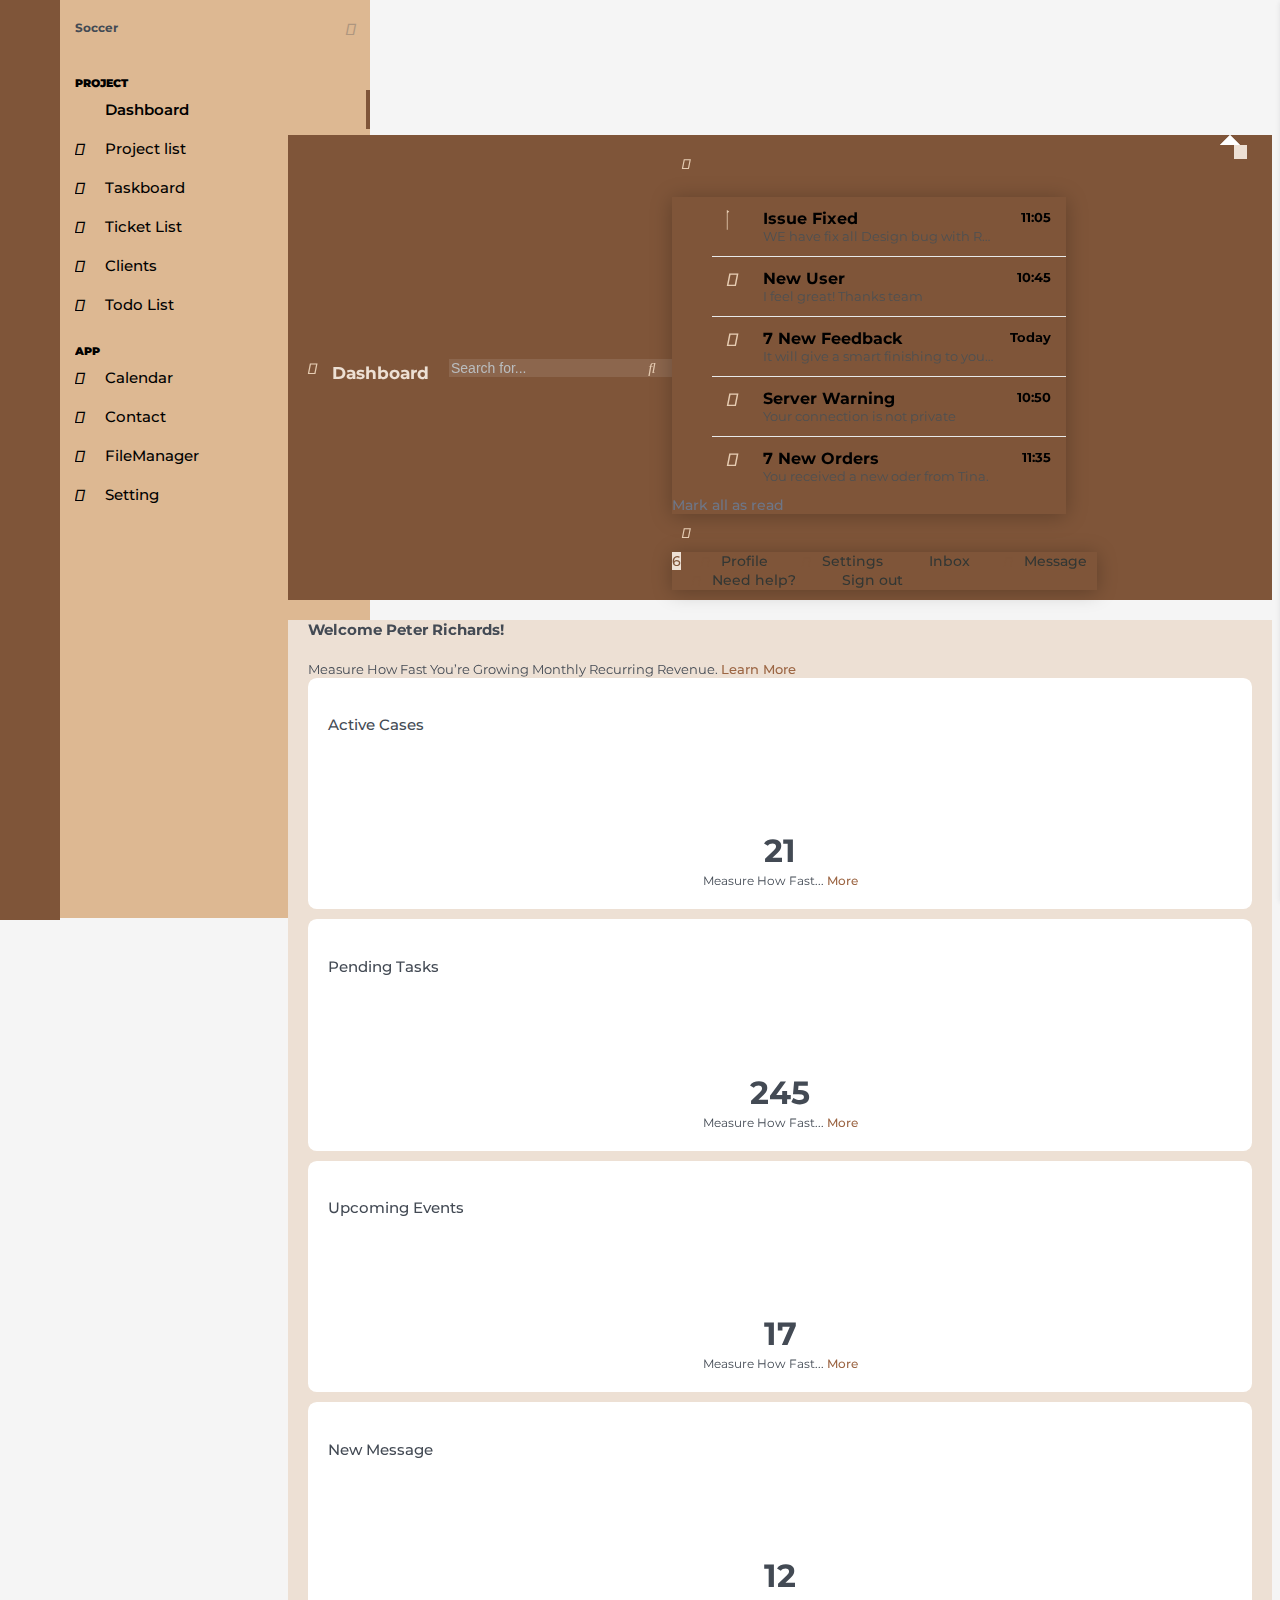
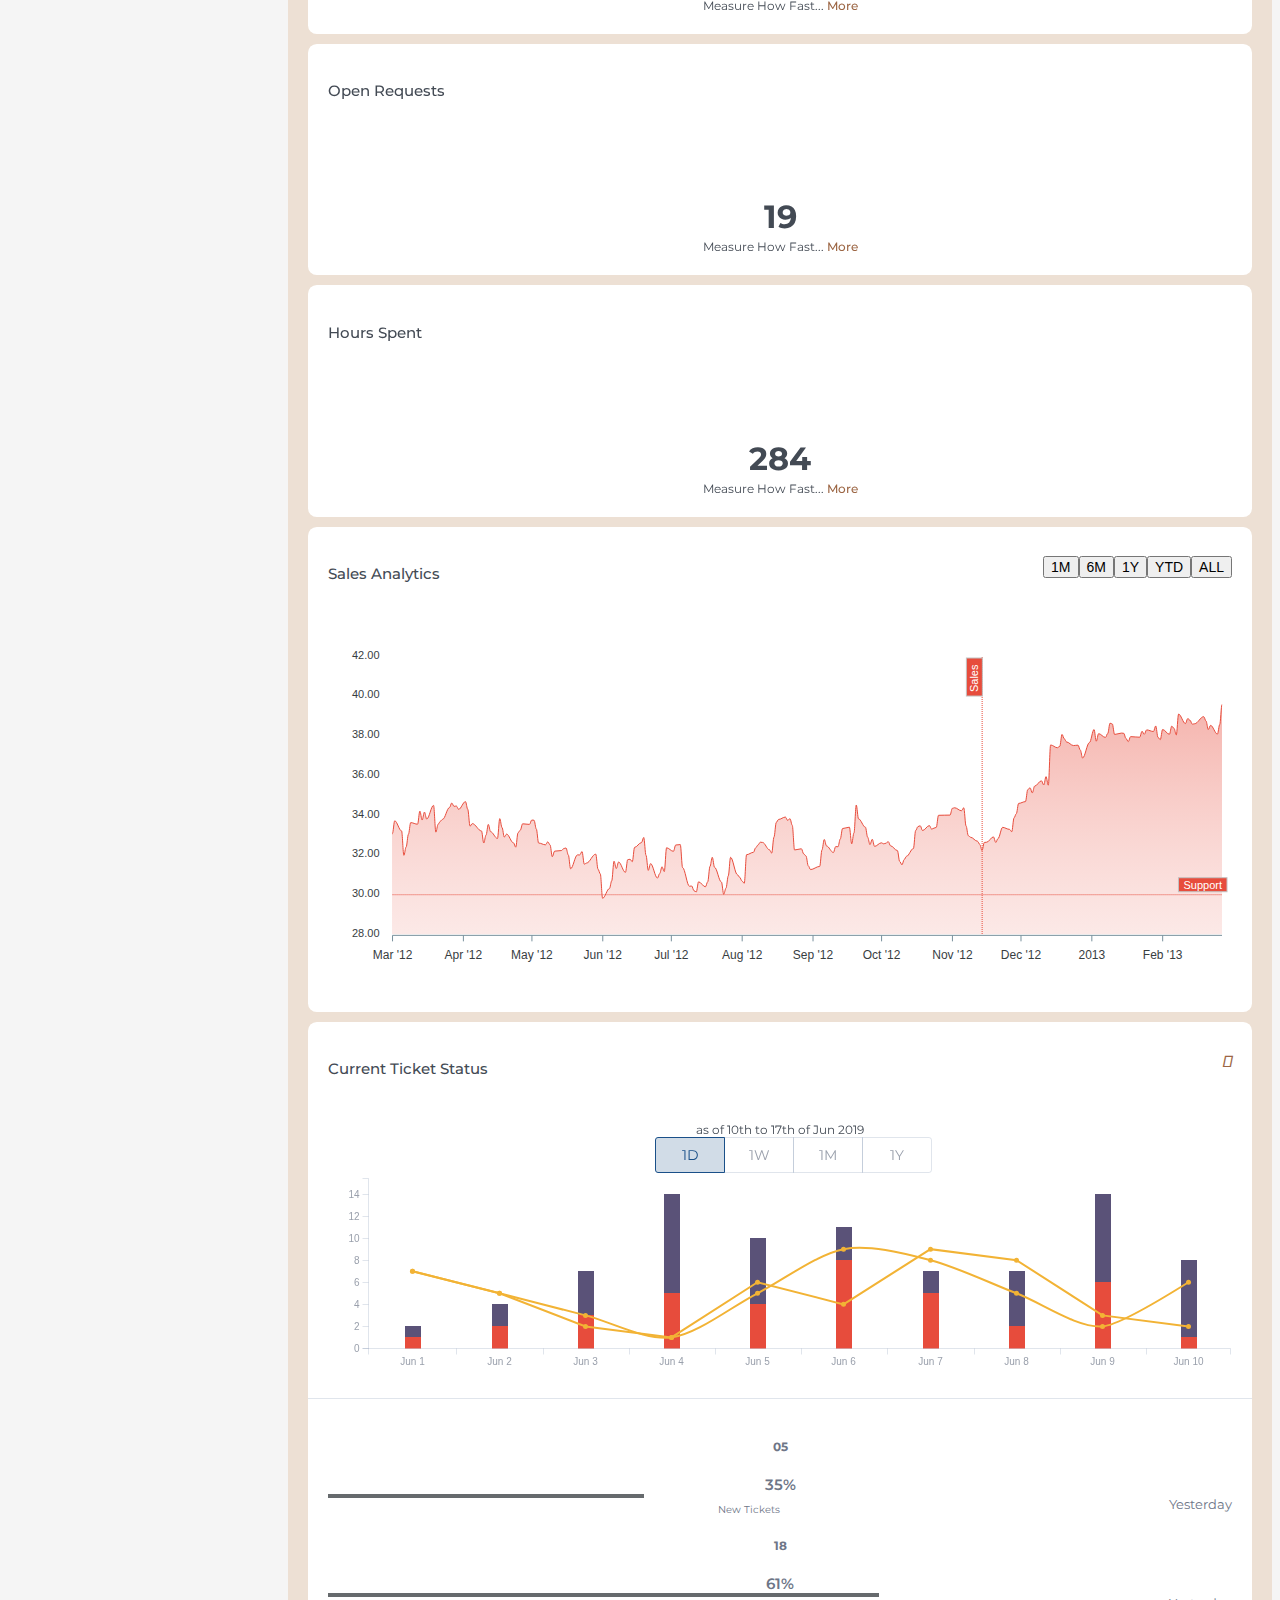
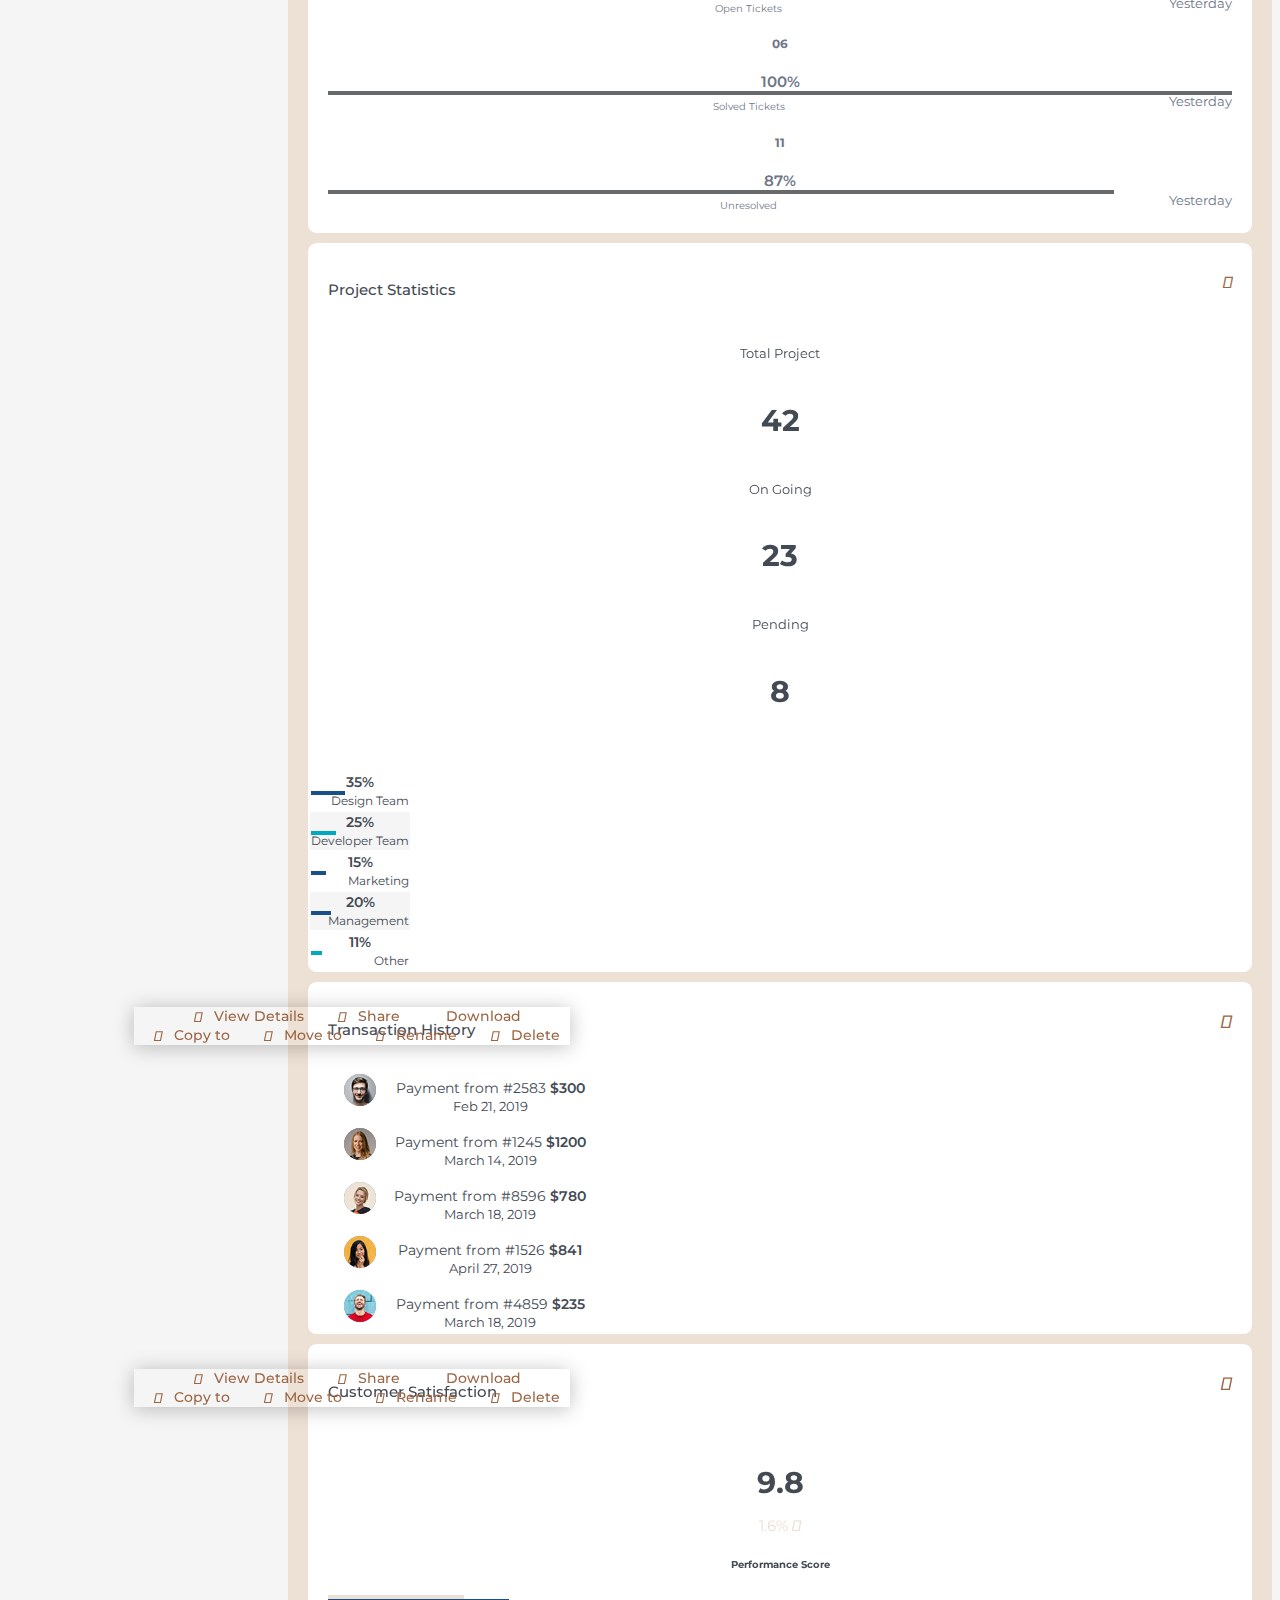
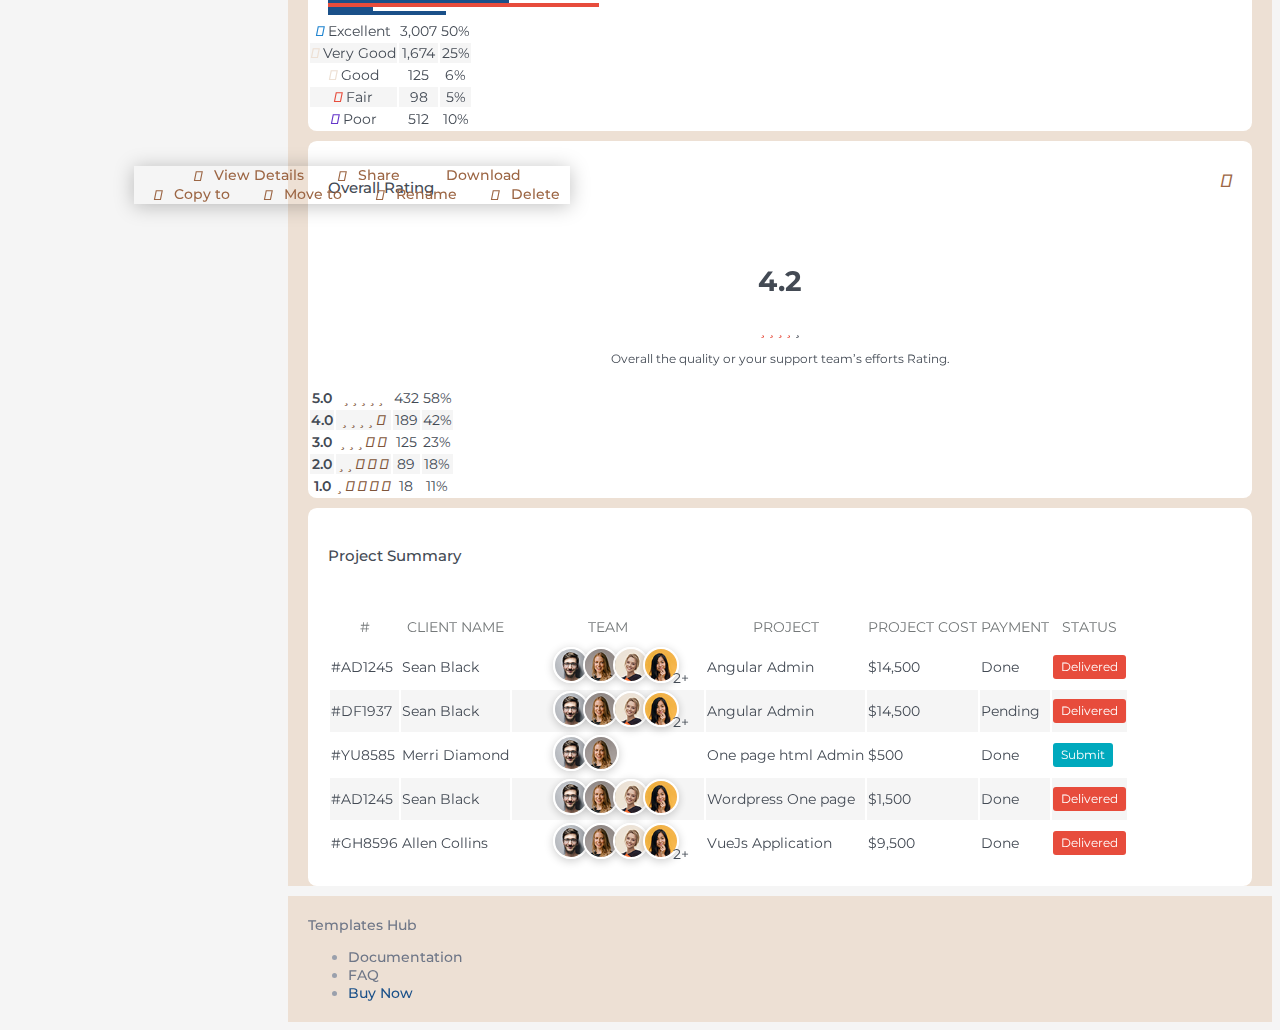
<file: index.html>
<!doctype html>
<html lang="en" dir="ltr">

<!-- soccer/project/index.html  07 Jan 2020 03:37:47 GMT -->

<head>
    <meta charset="UTF-8">
    <meta name="viewport"
        content="width=device-width, user-scalable=no, initial-scale=1.0, maximum-scale=1.0, minimum-scale=1.0">
    <meta http-equiv="X-UA-Compatible" content="ie=edge">

    <link rel="icon" href="favicon.ico" type="image/x-icon" />

    <title>:: Soccer :: Project Dashboard</title>

    <!-- Bootstrap Core and vandor -->
    <!-- <link rel="stylesheet" href="assets/plugins/bootstrap/css/bootstrap.min.css" /> -->
    <link href="https://cdn.jsdelivr.net/npm/bootstrap@5.1.3/dist/css/bootstrap.min.css" rel="stylesheet"
        integrity="sha384-1BmE4kWBq78iYhFldvKuhfTAU6auU8tT94WrHftjDbrCEXSU1oBoqyl2QvZ6jIW3" crossorigin="anonymous">
    <!--  Font Awesome -->
    <link rel="stylesheet" href="https://use.fontawesome.com/releases/v5.15.4/css/all.css"
        integrity="sha384-DyZ88mC6Up2uqS4h/KRgHuoeGwBcD4Ng9SiP4dIRy0EXTlnuz47vAwmeGwVChigm" crossorigin="anonymous">

    <!-- Plugins css -->
    <link rel="stylesheet" href="assets/plugins/charts-c3/c3.min.css" />

    <!-- Core css -->
    <link rel="stylesheet" href="assets/css/main.css" />
    <link rel="stylesheet" href="assets/css/theme1.css" />
</head>

<body class="font-montserrat">
    <!-- Page Loader -->
    <div class="page-loader-wrapper">
        <div class="loader">
        </div>
    </div>

    <div id="main_content">

        <div id="header_top" class="header_top">
            <div class="container">
                <!-- For github need to be uncomment -->

                <!-- <div class="hleft">
                    <a class="header-brand" href="#"><i class="fas   fa-soccer-ball-o brand-logo"></i></a>
                    <div class="dropdown">
                        <a href="javascript:void(0)" class="nav-link user_btn"><img class="avatar"
                                src="assets/images/user.png" alt="" data-toggle="tooltip" data-placement="right"
                                title="User Menu" /></a>
                        <a href="#" class="nav-link icon xs-hide"><i class="fas fa-search"></i></a>
                        <a href="#" class="nav-link icon app_inbox xs-hide"><i
                                class="fas fa-calendar"></i></a>
                        <a href="#" class="nav-link icon xs-hide"><i class="far fa-id-card"></i></a>
                        <a href="#" class="nav-link icon xs-hide"><i class="far fa-comments"></i></a>
                        <a href="#" class="nav-link icon app_file xs-hide"><i class="far fa-folder"></i></a>
                        <!-- <a href="javascript:void(0)" class="nav-link icon theme_btn xs-hide"><i
                                class="fas fa-paint-brush" data-toggle="tooltip" data-placement="right"
                                title="Themes"></i></a> -->
            </div>
        </div> -->

        <div class="hleft">
            <a class="header-brand" href="index.html"><i class="fas   fa-soccer-ball-o brand-logo"></i></a>
            <div class="dropdown">
                <a href="javascript:void(0)" class="nav-link user_btn"><img class="avatar" src="assets/images/user.png"
                        alt="" data-toggle="tooltip" data-placement="right" title="User Menu" /></a>

                <a href="app-calendar.html" class="nav-link icon app_inbox xs-hide"><i class="fas fa-calendar"></i></a>
                <a href="app-contact.html" class="nav-link icon xs-hide"><i class="far fa-id-card"></i></a>

                <a href="app-filemanager.html" class="nav-link icon app_file xs-hide"><i class="far fa-folder"></i></a>
                <!-- <a href="javascript:void(0)" class="nav-link icon theme_btn xs-hide"><i
                                class="fas fa-paint-brush" data-toggle="tooltip" data-placement="right"
                                title="Themes"></i></a> -->
            </div>
        </div>
        <div class="hright">
            <div class="dropdown">
                <!-- <a href="#" class="nav-link icon settingbar"><i class="fas   fa-gear fa-spin"
                                data-toggle="tooltip" data-placement="right" title="Settings"></i></a> -->
                <a href="javascript:void(0)" class="nav-link icon menu_toggle"><i class="fas  fa-align-left"></i></a>
            </div>
        </div>
    </div>
    </div>

    <div id="rightsidebar" class="right_sidebar">
        <a href="javascript:void(0)" class="p-3 settingbar float-right"><i class="fas   fa-close"></i></a>
        <div class="p-4">
            <div class="mb-4">
                <h6 class="font-14 font-weight-bold text-muted">Font Style</h6>
                <div class="custom-controls-stacked font_setting">
                    <label class="custom-control custom-radio custom-control-inline">
                        <input type="radio" class="custom-control-input" name="font" value="font-opensans">
                        <span class="custom-control-label">Open Sans Font</span>
                    </label>
                    <label class="custom-control custom-radio custom-control-inline">
                        <input type="radio" class="custom-control-input" name="font" value="font-montserrat" checked="">
                        <span class="custom-control-label">Montserrat Google Font</span>
                    </label>
                    <label class="custom-control custom-radio custom-control-inline">
                        <input type="radio" class="custom-control-input" name="font" value="font-roboto">
                        <span class="custom-control-label">Robot Google Font</span>
                    </label>
                </div>
            </div>
            <hr>
            <div class="mb-4">
                <h6 class="font-14 font-weight-bold text-muted">Dropdown Menu Icon</h6>
                <div class="custom-controls-stacked arrow_option">
                    <label class="custom-control custom-radio custom-control-inline">
                        <input type="radio" class="custom-control-input" name="marrow" value="arrow-a">
                        <span class="custom-control-label">A</span>
                    </label>
                    <label class="custom-control custom-radio custom-control-inline">
                        <input type="radio" class="custom-control-input" name="marrow" value="arrow-b">
                        <span class="custom-control-label">B</span>
                    </label>
                    <label class="custom-control custom-radio custom-control-inline">
                        <input type="radio" class="custom-control-input" name="marrow" value="arrow-c" checked="">
                        <span class="custom-control-label">C</span>
                    </label>
                </div>
                <h6 class="font-14 font-weight-bold mt-4 text-muted">SubMenu List Icon</h6>
                <div class="custom-controls-stacked list_option">
                    <label class="custom-control custom-radio custom-control-inline">
                        <input type="radio" class="custom-control-input" name="listicon" value="list-a" checked="">
                        <span class="custom-control-label">A</span>
                    </label>
                    <label class="custom-control custom-radio custom-control-inline">
                        <input type="radio" class="custom-control-input" name="listicon" value="list-b">
                        <span class="custom-control-label">B</span>
                    </label>
                    <label class="custom-control custom-radio custom-control-inline">
                        <input type="radio" class="custom-control-input" name="listicon" value="list-c">
                        <span class="custom-control-label">C</span>
                    </label>
                </div>
            </div>
            <hr>
            <div>
                <h6 class="font-14 font-weight-bold mt-4 text-muted">General Settings</h6>
                <ul class="setting-list list-unstyled mt-1 setting_switch">
                    <li>
                        <label class="custom-switch">
                            <span class="custom-switch-description">Night Mode</span>
                            <input type="checkbox" name="custom-switch-checkbox"
                                class="custom-switch-input btn-darkmode">
                            <span class="custom-switch-indicator"></span>
                        </label>
                    </li>
                    <li>
                        <label class="custom-switch">
                            <span class="custom-switch-description">Fix Navbar top</span>
                            <input type="checkbox" name="custom-switch-checkbox"
                                class="custom-switch-input btn-fixnavbar">
                            <span class="custom-switch-indicator"></span>
                        </label>
                    </li>
                    <li>
                        <label class="custom-switch">
                            <span class="custom-switch-description">Header Dark</span>
                            <input type="checkbox" name="custom-switch-checkbox"
                                class="custom-switch-input btn-pageheader" checked="">
                            <span class="custom-switch-indicator"></span>
                        </label>
                    </li>
                    <li>
                        <label class="custom-switch">
                            <span class="custom-switch-description">Min Sidebar Dark</span>
                            <input type="checkbox" name="custom-switch-checkbox"
                                class="custom-switch-input btn-min_sidebar">
                            <span class="custom-switch-indicator"></span>
                        </label>
                    </li>
                    <li>
                        <label class="custom-switch">
                            <span class="custom-switch-description">Sidebar Dark</span>
                            <input type="checkbox" name="custom-switch-checkbox"
                                class="custom-switch-input btn-sidebar">
                            <span class="custom-switch-indicator"></span>
                        </label>
                    </li>
                    <li>
                        <label class="custom-switch">
                            <span class="custom-switch-description">Icon Color</span>
                            <input type="checkbox" name="custom-switch-checkbox"
                                class="custom-switch-input btn-iconcolor">
                            <span class="custom-switch-indicator"></span>
                        </label>
                    </li>
                    <li>
                        <label class="custom-switch">
                            <span class="custom-switch-description">Gradient Color</span>
                            <input type="checkbox" name="custom-switch-checkbox"
                                class="custom-switch-input btn-gradient">
                            <span class="custom-switch-indicator"></span>
                        </label>
                    </li>
                    <li>
                        <label class="custom-switch">
                            <span class="custom-switch-description">Box Shadow</span>
                            <input type="checkbox" name="custom-switch-checkbox"
                                class="custom-switch-input btn-boxshadow">
                            <span class="custom-switch-indicator"></span>
                        </label>
                    </li>
                    <li>
                        <label class="custom-switch">
                            <span class="custom-switch-description">RTL Support</span>
                            <input type="checkbox" name="custom-switch-checkbox" class="custom-switch-input btn-rtl">
                            <span class="custom-switch-indicator"></span>
                        </label>
                    </li>
                    <li>
                        <label class="custom-switch">
                            <span class="custom-switch-description">Box Layout</span>
                            <input type="checkbox" name="custom-switch-checkbox"
                                class="custom-switch-input btn-boxlayout">
                            <span class="custom-switch-indicator"></span>
                        </label>
                    </li>
                </ul>
            </div>
            <hr>
            <div class="form-group">
                <label class="d-block">Storage <span class="float-right">77%</span></label>
                <div class="progress progress-sm">
                    <div class="progress-bar" role="progressbar" aria-valuenow="77" aria-valuemin="0"
                        aria-valuemax="100" style="width: 77%;"></div>
                </div>
                <button type="button" class="btn btn-primary btn-block mt-3">Upgrade Storage</button>
            </div>
        </div>
    </div>

    <div class="theme_div">
        <div class="card">
            <div class="card-body">
                <ul class="list-group list-unstyled">
                    <li class="list-group-item mb-2">
                        <p>Default Theme</p>
                        <a href="#"><img src="assets/images/themes/default.png" class="img-fluid" /></a>
                    </li>
                    <li class="list-group-item mb-2">
                        <p>Night Mode Theme</p>
                        <a href="#"><img src="assets/images/themes/dark.png" class="img-fluid" /></a>
                    </li>
                    <li class="list-group-item mb-2">
                        <p>RTL Version</p>
                        <a href="#"><img src="assets/images/themes/rtl.png" class="img-fluid" /></a>
                    </li>
                </ul>
            </div>
        </div>
    </div>

    <div class="user_div">
        <h5 class="brand-name mb-4">Soccer<a href="javascript:void(0)" class="user_btn"><i
                    class="fas fa-sign-out-alt"></i></a></h5>
        <div class="card-body">
            <a href="#"><img class="card-profile-img" src="assets/images/sm/avatar1.jpg" alt=""></a>
            <h6 class="mb-0">Peter Richards</h6>
            <span>peter.richard@gmail.com</span>
            <div class="d-flex align-items-baseline mt-3">
                <h3 class="mb-0 mr-2">9.8</h3>
                <p class="mb-0"><span class="text-success">1.6% <i class="fas   fa-arrow-up"></i></span></p>
            </div>
            <div class="progress progress-xs">
                <div class="progress-bar" role="progressbar" style="width: 15%" aria-valuenow="15" aria-valuemin="0"
                    aria-valuemax="100"></div>
                <div class="progress-bar bg-info" role="progressbar" style="width: 20%" aria-valuenow="20"
                    aria-valuemin="0" aria-valuemax="100"></div>
                <div class="progress-bar bg-success" role="progressbar" style="width: 30%" aria-valuenow="30"
                    aria-valuemin="0" aria-valuemax="100"></div>
                <div class="progress-bar bg-orange" role="progressbar" style="width: 5%" aria-valuenow="20"
                    aria-valuemin="0" aria-valuemax="100"></div>
                <div class="progress-bar bg-indigo" role="progressbar" style="width: 13%" aria-valuenow="20"
                    aria-valuemin="0" aria-valuemax="100"></div>
            </div>
            <h6 class="text-uppercase font-10 mt-1">Performance Score</h6>
            <hr>
            <p>Activity</p>
            <ul class="new_timeline">
                <li>
                    <div class="bullet pink"></div>
                    <div class="time">11:00am</div>
                    <div class="desc">
                        <h3>Attendance</h3>
                        <h4>Computer Class</h4>
                    </div>
                </li>
                <li>
                    <div class="bullet pink"></div>
                    <div class="time">11:30am</div>
                    <div class="desc">
                        <h3>Added an interest</h3>
                        <h4>“Volunteer Activities”</h4>
                    </div>
                </li>
                <li>
                    <div class="bullet green"></div>
                    <div class="time">12:00pm</div>
                    <div class="desc">
                        <h3>Developer Team</h3>
                        <h4>Hangouts</h4>
                        <ul class="list-unstyled team-info margin-0 p-t-5">
                            <li><img src="assets/images/xs/avatar1.jpg" alt="Avatar"></li>
                            <li><img src="assets/images/xs/avatar2.jpg" alt="Avatar"></li>
                            <li><img src="assets/images/xs/avatar3.jpg" alt="Avatar"></li>
                            <li><img src="assets/images/xs/avatar4.jpg" alt="Avatar"></li>
                        </ul>
                    </div>
                </li>
                <li>
                    <div class="bullet green"></div>
                    <div class="time">2:00pm</div>
                    <div class="desc">
                        <h3>Responded to need</h3>
                        <a href="javascript:void(0)">“In-Kind Opportunity”</a>
                    </div>
                </li>
                <li>
                    <div class="bullet orange"></div>
                    <div class="time">1:30pm</div>
                    <div class="desc">
                        <h3>Lunch Break</h3>
                    </div>
                </li>
                <li>
                    <div class="bullet green"></div>
                    <div class="time">2:38pm</div>
                    <div class="desc">
                        <h3>Finish</h3>
                        <h4>Go to Home</h4>
                    </div>
                </li>
            </ul>
        </div>
    </div>

    <div id="left-sidebar" class="sidebar ">
        <h5 class="brand-name">Soccer
            <a href="javascript:void(0)" class="menu_option float-right">
                <span class="d-flex justify-content-end">
                    <i class=" fas fa-th-large font-16" data-toggle="tooltip" data-placement="left"
                        title="Grid & List Toggle"></i>
                </span>
            </a>
        </h5>
        <nav id="left-sidebar-nav" class="sidebar-nav">
            <ul class="metismenu">
                <li class="g_heading">Project</li>
                <li class="active"><a href="#"><i class="fas fa-tachometer-alt"></i><span>Dashboard</span></a> </li>
                <li><a href="project-list.html"><i class="fas   fa-list-ol"></i><span>Project list</span></a></li>
                <li><a href="project-taskboard.html"><i class="fas fa-calendar-check-o"></i><span>Taskboard</span></a>
                </li>
                <li><a href="project-ticket.html"><i class="fas fa-list-ul"></i><span>Ticket List</span></a></li>

                <li><a href="project-clients.html"><i class="fas   fa-user"></i><span>Clients</span></a></li>
                <li><a href="project-todo.html"><i class="fas fa-check-square "></i><span>Todo List</span></a></li>

                <li class="g_heading">App</li>
                <li><a href="app-calendar.html"><i class="fas   fa-calendar"></i><span>Calendar</span></a></li>
                <li><a href="app-contact.html"><i class="fas   fa-address-book"></i><span>Contact</span></a></li>
                <li><a href="app-filemanager.html"><i class="fas   fa-folder"></i><span>FileManager</span></a></li>
                <li><a href="app-setting.html"><i class="fas   fa-gear"></i><span>Setting</span></a></li>
            </ul>
        </nav>
    </div>

    <div class="page">
        <div id="page_top" class="section-body  top_dark">
            <div class="container-fluid">
                <div class="page-header">
                    <div class="left">
                        <a href="javascript:void(0)" class="icon menu_toggle mr-3"><i class="fas fa-align-left"></i></a>
                        <h1 class="page-title">Dashboard</h1>
                    </div>
                    <div class="right">
                        <div class="input-icon xs-hide mr-4">
                            <input type="text" class="form-control" placeholder="Search for...">
                            <span class="input-icon-addon"><i class="fas fa-search"></i></span>
                        </div>
                        <div class="notification d-flex">

                            <div class="dropdown d-flex">
                                <a class="nav-link icon d-none d-md-flex btn btn-default btn-icon ml-2"
                                    data-toggle="dropdown"><i class="fas fa-bell"></i><span
                                        class="badge badge-primary nav-unread"></span></a>
                                <div class="dropdown-menu dropdown-menu-right dropdown-menu-arrow">
                                    <ul class="list-unstyled feeds_widget">
                                        <li>
                                            <div class="feeds-left"><i class="fas   fa-check"></i></div>
                                            <div class="feeds-body">
                                                <h4 class="title ">Issue Fixed <small
                                                        class="float-right text-muted">11:05</small></h4>
                                                <small>WE have fix all Design bug with Responsive</small>
                                            </div>
                                        </li>
                                        <li>
                                            <div class="feeds-left"><i class="fas   fa-user"></i></div>
                                            <div class="feeds-body">
                                                <h4 class="title">New User <small
                                                        class="float-right text-muted">10:45</small></h4>
                                                <small>I feel great! Thanks team</small>
                                            </div>
                                        </li>
                                        <li>
                                            <div class="feeds-left"><i class="fas   fa-thumbs-o-up"></i></div>
                                            <div class="feeds-body">
                                                <h4 class="title">7 New Feedback <small
                                                        class="float-right text-muted">Today</small></h4>
                                                <small>It will give a smart finishing to your site</small>
                                            </div>
                                        </li>
                                        <li>
                                            <div class="feeds-left"><i class="fas   fa-question-circle"></i></div>
                                            <div class="feeds-body">
                                                <h4 class="title">Server Warning <small
                                                        class="float-right text-muted">10:50</small></h4>
                                                <small>Your connection is not private</small>
                                            </div>
                                        </li>
                                        <li>
                                            <div class="feeds-left"><i class="fas   fa-shopping-cart"></i></div>
                                            <div class="feeds-body">
                                                <h4 class="title">7 New Orders <small
                                                        class="float-right text-muted">11:35</small></h4>
                                                <small>You received a new oder from Tina.</small>
                                            </div>
                                        </li>
                                    </ul>
                                    <div class="dropdown-divider"></div>
                                    <a href="javascript:void(0)"
                                        class="dropdown-item text-center text-muted-dark readall">Mark all as
                                        read</a>
                                </div>
                            </div>
                            <div id="user_option" class="dropdown d-flex">
                                <a class="nav-link icon d-none d-md-flex btn btn-default btn-icon ml-2"
                                    data-toggle="dropdown"><i class="fas   fa-user"></i></a>
                                <div class="dropdown-menu dropdown-menu-right dropdown-menu-arrow">
                                    <a class="dropdown-item" href="#"><i class="dropdown-icon far fa-user"></i>
                                        Profile</a>
                                    <a class="dropdown-item" href="#"><i class="dropdown-icon fas fa-cog"></i>
                                        Settings</a>
                                    <a class="dropdown-item" href="javascript:void(0)"><span class="float-right"><span
                                                class="badge badge-primary">6</span></span><i
                                            class="dropdown-icon far fa-mail"></i> Inbox</a>
                                    <a class="dropdown-item" href="javascript:void(0)"><i
                                            class="dropdown-icon far fa-send"></i> Message</a>
                                    <div class="dropdown-divider"></div>
                                    <a class="dropdown-item" href="javascript:void(0)"><i
                                            class="dropdown-icon far fa-question-circle"></i> Need help?</a>
                                    <a class="dropdown-item" href="#"><i class="dropdown-icon fas fa-sign-out-alt"></i>
                                        Sign out</a>
                                </div>
                            </div>
                        </div>
                    </div>
                </div>
            </div>
        </div>
        <div class="section-body p-4">
            <div class="container-fluid">
                <div class="row clearfix">
                    <div class="col-lg-12">
                        <div class="mb-4">
                            <h4>Welcome Peter Richards!</h4>
                            <small>Measure How Fast You’re Growing Monthly Recurring Revenue. <a href="#">Learn
                                    More</a></small>
                        </div>
                    </div>
                </div>
                <div class="row clearfix row-deck">
                    <div class="col-xl-2 col-lg-4 col-md-6">
                        <div class="card">
                            <div class="card-header">
                                <h3 class="card-title">Active Cases</h3>
                            </div>
                            <div class="card-body">
                                <h5 class="number mb-0 font-32 counter">31</h5>
                                <span class="font-12">Measure How Fast... <a href="#">More</a></span>
                            </div>
                        </div>
                    </div>
                    <div class="col-xl-2 col-lg-4 col-md-6">
                        <div class="card">
                            <div class="card-header">
                                <h3 class="card-title">Pending Tasks</h3>
                            </div>
                            <div class="card-body">
                                <h5 class="number mb-0 font-32 counter">245</h5>
                                <span class="font-12">Measure How Fast... <a href="#">More</a></span>
                            </div>
                        </div>
                    </div>
                    <div class="col-xl-2 col-lg-4 col-md-6">
                        <div class="card">
                            <div class="card-header">
                                <h3 class="card-title">Upcoming Events</h3>
                            </div>
                            <div class="card-body">
                                <h5 class="number mb-0 font-32 counter">17</h5>
                                <span class="font-12">Measure How Fast... <a href="#">More</a></span>
                            </div>
                        </div>
                    </div>
                    <div class="col-xl-2 col-lg-4 col-md-6">
                        <div class="card">
                            <div class="card-header">
                                <h3 class="card-title">New Message</h3>
                            </div>
                            <div class="card-body">
                                <h5 class="number mb-0 font-32 counter">12</h5>
                                <span class="font-12">Measure How Fast... <a href="#">More</a></span>
                            </div>
                        </div>
                    </div>
                    <div class="col-xl-2 col-lg-4 col-md-6">
                        <div class="card">
                            <div class="card-header">
                                <h3 class="card-title">Open Requests</h3>
                            </div>
                            <div class="card-body">
                                <h5 class="number mb-0 font-32 counter">19</h5>
                                <span class="font-12">Measure How Fast... <a href="#">More</a></span>
                            </div>
                        </div>
                    </div>
                    <div class="col-xl-2 col-lg-4 col-md-6">
                        <div class="card">
                            <div class="card-header">
                                <h3 class="card-title">Hours Spent</h3>
                            </div>
                            <div class="card-body">
                                <h5 class="number mb-0 font-32 counter">284</h5>
                                <span class="font-12">Measure How Fast... <a href="#">More</a></span>
                            </div>
                        </div>
                    </div>
                </div>
                <div class="row clearfix row-deck">
                    <div class="col-xl-12 col-lg-12">
                        <div class="card">
                            <div class="card-header">
                                <h3 class="card-title">Sales Analytics</h3>
                                <div class="card-options">
                                    <button class="btn btn-sm btn-outline-secondary me-1" id="one_month">1M</button>
                                    <button class="btn btn-sm btn-outline-secondary me-1" id="six_months">6M</button>
                                    <button class="btn btn-sm btn-outline-secondary me-1" id="one_year"
                                        class="active">1Y</button>
                                    <button class="btn btn-sm btn-outline-secondary me-1" id="ytd">YTD</button>
                                    <button class="btn btn-sm btn-outline-secondary" id="all">ALL</button>
                                </div>
                            </div>
                            <div class="card-body">
                                <div id="apex-timeline-chart"></div>
                            </div>
                        </div>
                    </div>
                    <div class="col-xl-8 col-lg-12">
                        <div class="card">
                            <div class="card-header">
                                <h3 class="card-title">Current Ticket Status</h3>
                                <div class="card-options">

                                    <a href="#" class="card-options-fullscreen" data-toggle="card-fullscreen"><i
                                            class="fas fa-compress"></i></a>

                                </div>
                            </div>
                            <div class="card-body">
                                <div class="d-sm-flex justify-content-between">
                                    <div class="font-12">as of 10th to 17th of Jun 2019</div>
                                    <div class="selectgroup w250">
                                        <label class="selectgroup-item">
                                            <input type="radio" name="intensity" value="Day" class="selectgroup-input"
                                                checked="">
                                            <span class="selectgroup-button">1D</span>
                                        </label>
                                        <label class="selectgroup-item">
                                            <input type="radio" name="intensity" value="Week" class="selectgroup-input">
                                            <span class="selectgroup-button">1W</span>
                                        </label>
                                        <label class="selectgroup-item">
                                            <input type="radio" name="intensity" value="Month"
                                                class="selectgroup-input">
                                            <span class="selectgroup-button">1M</span>
                                        </label>
                                        <label class="selectgroup-item">
                                            <input type="radio" name="intensity" value="Year" class="selectgroup-input">
                                            <span class="selectgroup-button">1Y</span>
                                        </label>
                                    </div>
                                </div>
                                <div id="chart-combination" style="height: 205px"></div>
                            </div>
                            <div class="card-footer">
                                <div class="row">
                                    <div class="col-6 col-xl-3 col-md-6">
                                        <h5>05</h5>
                                        <div class="clearfix">
                                            <div class="float-left"><strong>35%</strong></div>
                                            <div class="float-right"><small class="text-muted">Yesterday</small>
                                            </div>
                                        </div>
                                        <div class="progress progress-xs">
                                            <div class="progress-bar bg-gray" role="progressbar" style="width: 35%"
                                                aria-valuenow="42" aria-valuemin="0" aria-valuemax="100"></div>
                                        </div>
                                        <span class="text-uppercase font-10">New Tickets</span>
                                    </div>
                                    <div class="col-6 col-xl-3 col-md-6">
                                        <h5>18</h5>
                                        <div class="clearfix">
                                            <div class="float-left"><strong>61%</strong></div>
                                            <div class="float-right"><small class="text-muted">Yesterday</small>
                                            </div>
                                        </div>
                                        <div class="progress progress-xs">
                                            <div class="progress-bar bg-gray" role="progressbar" style="width: 61%"
                                                aria-valuenow="42" aria-valuemin="0" aria-valuemax="100"></div>
                                        </div>
                                        <span class="text-uppercase font-10">Open Tickets</span>
                                    </div>
                                    <div class="col-6 col-xl-3 col-md-6">
                                        <h5>06</h5>
                                        <div class="clearfix">
                                            <div class="float-left"><strong>100%</strong></div>
                                            <div class="float-right"><small class="text-muted">Yesterday</small>
                                            </div>
                                        </div>
                                        <div class="progress progress-xs">
                                            <div class="progress-bar bg-gray" role="progressbar" style="width: 100%"
                                                aria-valuenow="42" aria-valuemin="0" aria-valuemax="100"></div>
                                        </div>
                                        <span class="text-uppercase font-10">Solved Tickets</span>
                                    </div>
                                    <div class="col-6 col-xl-3 col-md-6">
                                        <h5>11</h5>
                                        <div class="clearfix">
                                            <div class="float-left"><strong>87%</strong></div>
                                            <div class="float-right"><small class="text-muted">Yesterday</small>
                                            </div>
                                        </div>
                                        <div class="progress progress-xs">
                                            <div class="progress-bar bg-gray" role="progressbar" style="width: 87%"
                                                aria-valuenow="42" aria-valuemin="0" aria-valuemax="100"></div>
                                        </div>
                                        <span class="text-uppercase font-10">Unresolved</span>
                                    </div>
                                </div>
                            </div>
                        </div>
                    </div>
                    <div class="col-xl-4 col-lg-12">
                        <div class="card">
                            <div class="card-header">
                                <h3 class="card-title">Project Statistics</h3>
                                <div class="card-options">

                                    <a href="#" class="card-options-fullscreen" data-toggle="card-fullscreen"><i
                                            class="fas fa-compress"></i></a>

                                </div>
                            </div>
                            <div class="card-body">
                                <div class="row text-center">
                                    <div class="col-4 border-right pb-4 pt-4">
                                        <label class="mb-0 font-13">Total Project</label>
                                        <h4 class="font-30 font-weight-bold text-col-blue counter">42</h4>
                                    </div>
                                    <div class="col-4 border-right pb-4 pt-4">
                                        <label class="mb-0 font-13">On Going</label>
                                        <h4 class="font-30 font-weight-bold text-col-blue counter">23</h4>
                                    </div>
                                    <div class="col-4 pb-4 pt-4">
                                        <label class="mb-0 font-13">Pending</label>
                                        <h4 class="font-30 font-weight-bold text-col-blue counter">8</h4>
                                    </div>
                                </div>
                            </div>
                            <div class="table-responsive">
                                <table class="table table-striped table-vcenter mb-0">
                                    <tbody>
                                        <tr>
                                            <td>
                                                <div class="clearfix">
                                                    <div class="float-left"><strong>35%</strong></div>
                                                    <div class="float-right"><small class="text-muted">Design
                                                            Team</small></div>
                                                </div>
                                                <div class="progress progress-xs">
                                                    <div class="progress-bar bg-azure" role="progressbar"
                                                        style="width: 35%" aria-valuenow="42" aria-valuemin="0"
                                                        aria-valuemax="100"></div>
                                                </div>
                                            </td>
                                        </tr>
                                        <tr>
                                            <td>
                                                <div class="clearfix">
                                                    <div class="float-left"><strong>25%</strong></div>
                                                    <div class="float-right"><small class="text-muted">Developer
                                                            Team</small></div>
                                                </div>
                                                <div class="progress progress-xs">
                                                    <div class="progress-bar bg-green" role="progressbar"
                                                        style="width: 25%" aria-valuenow="0" aria-valuemin="0"
                                                        aria-valuemax="100"></div>
                                                </div>
                                            </td>
                                        </tr>
                                        <tr>
                                            <td>
                                                <div class="clearfix">
                                                    <div class="float-left"><strong>15%</strong></div>
                                                    <div class="float-right"><small class="text-muted">Marketing</small>
                                                    </div>
                                                </div>
                                                <div class="progress progress-xs">
                                                    <div class="progress-bar bg-orange" role="progressbar"
                                                        style="width: 15%" aria-valuenow="36" aria-valuemin="0"
                                                        aria-valuemax="100"></div>
                                                </div>
                                            </td>
                                        </tr>
                                        <tr>
                                            <td>
                                                <div class="clearfix">
                                                    <div class="float-left"><strong>20%</strong></div>
                                                    <div class="float-right"><small
                                                            class="text-muted">Management</small></div>
                                                </div>
                                                <div class="progress progress-xs">
                                                    <div class="progress-bar bg-indigo" role="progressbar"
                                                        style="width: 20%" aria-valuenow="6" aria-valuemin="0"
                                                        aria-valuemax="100"></div>
                                                </div>
                                            </td>
                                        </tr>
                                        <tr>
                                            <td>
                                                <div class="clearfix">
                                                    <div class="float-left"><strong>11%</strong></div>
                                                    <div class="float-right"><small class="text-muted">Other</small>
                                                    </div>
                                                </div>
                                                <div class="progress progress-xs">
                                                    <div class="progress-bar bg-pink" role="progressbar"
                                                        style="width: 11%" aria-valuenow="6" aria-valuemin="0"
                                                        aria-valuemax="100"></div>
                                                </div>
                                            </td>
                                        </tr>
                                    </tbody>
                                </table>
                            </div>
                        </div>
                    </div>
                </div>
            </div>
        </div>
        <div class="section-body">
            <div class="container-fluid">
                <div class="row clearfix row-deck">
                    <div class="col-xl-4 col-lg-12 col-md-12">
                        <div class="card">
                            <div class="card-header">
                                <h3 class="card-title">Transaction History</h3>
                                <div class="card-options">

                                    <div class="item-action dropdown ml-2 ms-3">
                                        <a href="javascript:void(0)" data-toggle="dropdown" aria-expanded="false"><i
                                                class="fas fa-ellipsis-v"></i></a>
                                        <div class="dropdown-menu dropdown-menu-right" x-placement="bottom-end"
                                            style="position: absolute; transform: translate3d(-174px, 25px, 0px); top: 0px; left: 0px; will-change: transform;">
                                            <a href="javascript:void(0)" class="dropdown-item"><i
                                                    class="dropdown-icon fas fa-eye"></i> View Details </a>
                                            <a href="javascript:void(0)" class="dropdown-item"><i
                                                    class="dropdown-icon fas fa-share-alt"></i> Share </a>
                                            <a href="javascript:void(0)" class="dropdown-item"><i
                                                    class="dropdown-icon fas fa-cloud-download-alt"></i>
                                                Download</a>
                                            <div class="dropdown-divider"></div>
                                            <a href="javascript:void(0)" class="dropdown-item"><i
                                                    class="dropdown-icon fas fa-copy"></i> Copy to</a>
                                            <a href="javascript:void(0)" class="dropdown-item"><i
                                                    class="dropdown-icon fas fa-folder"></i> Move to</a>
                                            <a href="javascript:void(0)" class="dropdown-item"><i
                                                    class="dropdown-icon fas fa-edit"></i> Rename</a>
                                            <a href="javascript:void(0)" class="dropdown-item"><i
                                                    class="dropdown-icon fas fa-trash"></i> Delete</a>
                                        </div>
                                    </div>
                                </div>
                            </div>
                            <table class="table card-table mt-2">
                                <tbody>
                                    <tr>
                                        <td class="w60"><img class="avatar" src="assets/images/xs/avatar1.jpg"
                                                alt="Avatar"></td>
                                        <td>
                                            <p class="mb-0 d-flex justify-content-between"><span>Payment from
                                                    #2583</span> <strong>$300</strong></p>
                                            <span class="text-muted font-13">Feb 21, 2019</span>
                                        </td>
                                    </tr>
                                    <tr>
                                        <td class="w60"><img class="avatar" src="assets/images/xs/avatar2.jpg"
                                                alt="Avatar"></td>
                                        <td>
                                            <p class="mb-0 d-flex justify-content-between"><span>Payment from
                                                    #1245</span> <strong>$1200</strong></p>
                                            <span class="text-muted font-13">March 14, 2019</span>
                                        </td>
                                    </tr>
                                    <tr>
                                        <td class="w60"><img class="avatar" src="assets/images/xs/avatar3.jpg"
                                                alt="Avatar"></td>
                                        <td>
                                            <p class="mb-0 d-flex justify-content-between"><span>Payment from
                                                    #8596</span> <strong>$780</strong></p>
                                            <span class="text-muted font-13">March 18, 2019</span>
                                        </td>
                                    </tr>
                                    <tr>
                                        <td class="w60"><img class="avatar" src="assets/images/xs/avatar4.jpg"
                                                alt="Avatar"></td>
                                        <td>
                                            <p class="mb-0 d-flex justify-content-between"><span>Payment from
                                                    #1526</span> <strong>$841</strong></p>
                                            <span class="text-muted font-13">April 27, 2019</span>
                                        </td>
                                    </tr>
                                    <tr>
                                        <td class="w60"><img class="avatar" src="assets/images/xs/avatar5.jpg"
                                                alt="Avatar"></td>
                                        <td>
                                            <p class="mb-0 d-flex justify-content-between"><span>Payment from
                                                    #4859</span> <strong>$235</strong></p>
                                            <span class="text-muted font-13">March 18, 2019</span>
                                        </td>
                                    </tr>
                                </tbody>
                            </table>
                        </div>
                    </div>
                    <div class="col-xl-4 col-lg-6 col-md-6">
                        <div class="card">
                            <div class="card-header">
                                <h3 class="card-title">Customer Satisfaction</h3>
                                <div class="card-options">

                                    <div class="item-action dropdown ml-2 ms-3">
                                        <a href="javascript:void(0)" data-toggle="dropdown" aria-expanded="false"><i
                                                class="fas fa-ellipsis-v"></i></a>
                                        <div class="dropdown-menu dropdown-menu-right" x-placement="bottom-end"
                                            style="position: absolute; transform: translate3d(-174px, 25px, 0px); top: 0px; left: 0px; will-change: transform;">
                                            <a href="javascript:void(0)" class="dropdown-item"><i
                                                    class="dropdown-icon fas fa-eye"></i> View Details </a>
                                            <a href="javascript:void(0)" class="dropdown-item"><i
                                                    class="dropdown-icon fas fa-share-alt"></i> Share </a>
                                            <a href="javascript:void(0)" class="dropdown-item"><i
                                                    class="dropdown-icon fas fa-cloud-download-alt"></i>
                                                Download</a>
                                            <div class="dropdown-divider"></div>
                                            <a href="javascript:void(0)" class="dropdown-item"><i
                                                    class="dropdown-icon fas fa-copy"></i> Copy to</a>
                                            <a href="javascript:void(0)" class="dropdown-item"><i
                                                    class="dropdown-icon fas fa-folder"></i> Move to</a>
                                            <a href="javascript:void(0)" class="dropdown-item"><i
                                                    class="dropdown-icon fas fa-edit"></i> Rename</a>
                                            <a href="javascript:void(0)" class="dropdown-item"><i
                                                    class="dropdown-icon fas fa-trash"></i> Delete</a>
                                        </div>
                                    </div>
                                </div>
                            </div>
                            <div class="card-body">
                                <div class="d-flex align-items-baseline">
                                    <h1 class="mb-0 mr-2">9.8</h1>
                                    <p class="mb-0"><span class="text-success">1.6% <i
                                                class="fas fa-arrow-up"></i></span></p>
                                </div>
                                <h6 class="text-uppercase font-10">Performance Score</h6>
                                <div class="progress progress-xs">
                                    <div class="progress-bar" role="progressbar" style="width: 15%" aria-valuenow="15"
                                        aria-valuemin="0" aria-valuemax="100"></div>
                                    <div class="progress-bar bg-info" role="progressbar" style="width: 20%"
                                        aria-valuenow="20" aria-valuemin="0" aria-valuemax="100"></div>
                                    <div class="progress-bar bg-success" role="progressbar" style="width: 30%"
                                        aria-valuenow="30" aria-valuemin="0" aria-valuemax="100"></div>
                                    <div class="progress-bar bg-orange" role="progressbar" style="width: 5%"
                                        aria-valuenow="20" aria-valuemin="0" aria-valuemax="100"></div>
                                    <div class="progress-bar bg-indigo" role="progressbar" style="width: 13%"
                                        aria-valuenow="20" aria-valuemin="0" aria-valuemax="100"></div>
                                </div>
                            </div>
                            <div class="table-responsive">
                                <table class="table table-striped table-vcenter mb-0">
                                    <tbody>
                                        <tr>
                                            <td class="tx-medium"><i class="fas   fa-circle text-blue"></i>
                                                Excellent
                                            </td>
                                            <td class="text-right">3,007</td>
                                            <td class="text-right">50%</td>
                                        </tr>
                                        <tr>
                                            <td class="tx-medium"><i class="fas   fa-circle text-success"></i> Very
                                                Good</td>
                                            <td class="text-right">1,674</td>
                                            <td class="text-right">25%</td>
                                        </tr>
                                        <tr>
                                            <td class="tx-medium"><i class="fas   fa-circle text-info"></i> Good
                                            </td>
                                            <td class="text-right">125</td>
                                            <td class="text-right">6%</td>
                                        </tr>
                                        <tr>
                                            <td class="tx-medium"><i class="fas   fa-circle text-orange"></i> Fair
                                            </td>
                                            <td class="text-right">98</td>
                                            <td class="text-right">5%</td>
                                        </tr>
                                        <tr>
                                            <td class="tx-medium"><i class="fas   fa-circle text-indigo"></i> Poor
                                            </td>
                                            <td class="text-right">512</td>
                                            <td class="text-right">10%</td>
                                        </tr>
                                    </tbody>
                                </table>
                            </div>
                        </div>
                    </div>
                    <div class="col-xl-4 col-lg-6 col-md-6">
                        <div class="card">
                            <div class="card-header">
                                <h3 class="card-title">Overall Rating</h3>
                                <div class="card-options">

                                    <div class="item-action dropdown ml-2 ms-3">
                                        <a href="javascript:void(0)" data-toggle="dropdown" aria-expanded="false"><i
                                                class="fas fa-ellipsis-v"></i></a>
                                        <div class="dropdown-menu dropdown-menu-right" x-placement="bottom-end"
                                            style="position: absolute; transform: translate3d(-174px, 25px, 0px); top: 0px; left: 0px; will-change: transform;">
                                            <a href="javascript:void(0)" class="dropdown-item"><i
                                                    class="dropdown-icon fas fa-eye"></i> View Details </a>
                                            <a href="javascript:void(0)" class="dropdown-item"><i
                                                    class="dropdown-icon fas fa-share-alt"></i> Share </a>
                                            <a href="javascript:void(0)" class="dropdown-item"><i
                                                    class="dropdown-icon fas fa-cloud-download-alt"></i>
                                                Download</a>
                                            <div class="dropdown-divider"></div>
                                            <a href="javascript:void(0)" class="dropdown-item"><i
                                                    class="dropdown-icon fas fa-copy"></i> Copy to</a>
                                            <a href="javascript:void(0)" class="dropdown-item"><i
                                                    class="dropdown-icon fas fa-folder"></i> Move to</a>
                                            <a href="javascript:void(0)" class="dropdown-item"><i
                                                    class="dropdown-icon fas fa-edit"></i> Rename</a>
                                            <a href="javascript:void(0)" class="dropdown-item"><i
                                                    class="dropdown-icon fas fa-trash"></i> Delete</a>
                                        </div>
                                    </div>
                                </div>
                            </div>
                            <div class="card-body">
                                <div class="d-flex align-items-baseline">
                                    <h2 class="font-28 mr-2">4.2</h2>
                                    <div class="font-14">
                                        <i class="fas   fa-star text-orange"></i>
                                        <i class="fas   fa-star text-orange"></i>
                                        <i class="fas   fa-star text-orange"></i>
                                        <i class="fas   fa-star text-orange"></i>
                                        <i class="fas   fa-star"></i>
                                    </div>
                                </div>
                                <p class="mb-0 font-12">Overall the quality or your support team’s efforts Rating.
                                </p>
                            </div>
                            <div class="table-responsive">
                                <table class="table table-striped table-vcenter mb-0">
                                    <tbody>
                                        <tr>
                                            <td><strong>5.0</strong></td>
                                            <td>
                                                <i class="fas   fa-star"></i>
                                                <i class="fas   fa-star"></i>
                                                <i class="fas   fa-star"></i>
                                                <i class="fas   fa-star"></i>
                                                <i class="fas   fa-star"></i>
                                            </td>
                                            <td class="text-right">432</td>
                                            <td class="text-right">58%</td>
                                        </tr>
                                        <tr>
                                            <td><strong>4.0</strong></td>
                                            <td>
                                                <i class="fas   fa-star"></i>
                                                <i class="fas   fa-star"></i>
                                                <i class="fas   fa-star"></i>
                                                <i class="fas   fa-star"></i>
                                                <i class="fas   fa-star-o"></i>
                                            </td>
                                            <td class="text-right">189</td>
                                            <td class="text-right">42%</td>
                                        </tr>
                                        <tr>
                                            <td><strong>3.0</strong></td>
                                            <td>
                                                <i class="fas   fa-star"></i>
                                                <i class="fas   fa-star"></i>
                                                <i class="fas   fa-star"></i>
                                                <i class="fas   fa-star-o"></i>
                                                <i class="fas   fa-star-o"></i>
                                            </td>
                                            <td class="text-right">125</td>
                                            <td class="text-right">23%</td>
                                        </tr>
                                        <tr>
                                            <td><strong>2.0</strong></td>
                                            <td>
                                                <i class="fas   fa-star"></i>
                                                <i class="fas   fa-star"></i>
                                                <i class="fas   fa-star-o"></i>
                                                <i class="fas   fa-star-o"></i>
                                                <i class="fas   fa-star-o"></i>
                                            </td>
                                            <td class="text-right">89</td>
                                            <td class="text-right">18%</td>
                                        </tr>
                                        <tr>
                                            <td><strong>1.0</strong></td>
                                            <td>
                                                <i class="fas   fa-star"></i>
                                                <i class="fas   fa-star-o"></i>
                                                <i class="fas   fa-star-o"></i>
                                                <i class="fas   fa-star-o"></i>
                                                <i class="fas   fa-star-o"></i>
                                            </td>
                                            <td class="text-right">18</td>
                                            <td class="text-right">11%</td>
                                        </tr>
                                    </tbody>
                                </table>
                            </div>
                        </div>
                    </div>
                </div>
                <div class="row clearfix">
                    <div class="col-12 col-sm-12">
                        <div class="card">
                            <div class="card-header">
                                <h3 class="card-title">Project Summary</h3>
                            </div>
                            <div class="card-body">
                                <div class="table-responsive">
                                    <table class="table table-hover table-striped text-nowrap table-vcenter mb-0">
                                        <thead>
                                            <tr>
                                                <th>#</th>
                                                <th>Client Name</th>
                                                <th>Team</th>
                                                <th>Project</th>
                                                <th>Project Cost</th>
                                                <th>Payment</th>
                                                <th>Status</th>
                                            </tr>
                                        </thead>
                                        <tbody>
                                            <tr>
                                                <td>#AD1245</td>
                                                <td>Sean Black</td>
                                                <td>
                                                    <ul class="list-unstyled team-info sm margin-0 w150">
                                                        <li><img src="assets/images/xs/avatar1.jpg" alt="Avatar">
                                                        </li>
                                                        <li><img src="assets/images/xs/avatar2.jpg" alt="Avatar">
                                                        </li>
                                                        <li><img src="assets/images/xs/avatar3.jpg" alt="Avatar">
                                                        </li>
                                                        <li><img src="assets/images/xs/avatar4.jpg" alt="Avatar">
                                                        </li>
                                                        <li class="ms-2"><span>2+</span></li>
                                                    </ul>
                                                </td>
                                                <td>Angular Admin</td>
                                                <td>$14,500</td>
                                                <td>Done</td>
                                                <td><span class="tag tag-success">Delivered</span></td>
                                            </tr>
                                            <tr>
                                                <td>#DF1937</td>
                                                <td>Sean Black</td>
                                                <td>
                                                    <ul class="list-unstyled team-info sm margin-0 w150">
                                                        <li><img src="assets/images/xs/avatar1.jpg" alt="Avatar">
                                                        </li>
                                                        <li><img src="assets/images/xs/avatar2.jpg" alt="Avatar">
                                                        </li>
                                                        <li><img src="assets/images/xs/avatar3.jpg" alt="Avatar">
                                                        </li>
                                                        <li><img src="assets/images/xs/avatar4.jpg" alt="Avatar">
                                                        </li>
                                                        <li class="ms-2"><span>2+</span></li>
                                                    </ul>
                                                </td>
                                                <td>Angular Admin</td>
                                                <td>$14,500</td>
                                                <td>Pending</td>
                                                <td><span class="tag tag-success">Delivered</span></td>
                                            </tr>
                                            <tr>
                                                <td>#YU8585</td>
                                                <td>Merri Diamond</td>
                                                <td>
                                                    <ul class="list-unstyled team-info sm margin-0 w150">
                                                        <li><img src="assets/images/xs/avatar1.jpg" alt="Avatar">
                                                        </li>
                                                        <li><img src="assets/images/xs/avatar2.jpg" alt="Avatar">
                                                        </li>
                                                    </ul>
                                                </td>
                                                <td>One page html Admin</td>
                                                <td>$500</td>
                                                <td>Done</td>
                                                <td><span class="tag tag-orange">Submit</span></td>
                                            </tr>
                                            <tr>
                                                <td>#AD1245</td>
                                                <td>Sean Black</td>
                                                <td>
                                                    <ul class="list-unstyled team-info sm margin-0 w150">
                                                        <li><img src="assets/images/xs/avatar1.jpg" alt="Avatar">
                                                        </li>
                                                        <li><img src="assets/images/xs/avatar2.jpg" alt="Avatar">
                                                        </li>
                                                        <li><img src="assets/images/xs/avatar3.jpg" alt="Avatar">
                                                        </li>
                                                        <li><img src="assets/images/xs/avatar4.jpg" alt="Avatar">
                                                        </li>
                                                    </ul>
                                                </td>
                                                <td>Wordpress One page</td>
                                                <td>$1,500</td>
                                                <td>Done</td>
                                                <td><span class="tag tag-success">Delivered</span></td>
                                            </tr>
                                            <tr>
                                                <td>#GH8596</td>
                                                <td>Allen Collins</td>
                                                <td>
                                                    <ul class="list-unstyled team-info sm margin-0 w150">
                                                        <li><img src="assets/images/xs/avatar1.jpg" alt="Avatar">
                                                        </li>
                                                        <li><img src="assets/images/xs/avatar2.jpg" alt="Avatar">
                                                        </li>
                                                        <li><img src="assets/images/xs/avatar3.jpg" alt="Avatar">
                                                        </li>
                                                        <li><img src="assets/images/xs/avatar4.jpg" alt="Avatar">
                                                        </li>
                                                        <li class="ms-2"><span>2+</span></li>
                                                    </ul>
                                                </td>
                                                <td>VueJs Application</td>
                                                <td>$9,500</td>
                                                <td>Done</td>
                                                <td><span class="tag tag-success">Delivered</span></td>
                                            </tr>
                                        </tbody>
                                    </table>
                                </div>
                            </div>
                        </div>
                    </div>
                </div>
            </div>
        </div>
        <div class="section-body">
            <footer class="footer">
                <div class="container-fluid">
                    <div class="row">
                        <div class="col-md-6 col-sm-12">
                            <a href="templateshub.net">Templates Hub</a>
                        </div>
                        <div class="col-md-6 col-sm-12 text-md-right d-flex justify-content-end">
                            <ul class="list-inline mb-0">
                                <li class="list-inline-item"><a href="#">Documentation</a></li>
                                <li class="list-inline-item"><a href="javascript:void(0)">FAQ</a></li>
                                <li class="list-inline-item"><a href="javascript:void(0)"
                                        class="btn btn-outline-primary btn-sm">Buy Now</a></li>
                            </ul>
                        </div>
                    </div>
                </div>
            </footer>
        </div>
    </div>
    </div>


    <script src="assets/bundles/lib.vendor.bundle.js"></script>

    <script src="assets/bundles/apexcharts.bundle.js"></script>
    <script src="assets/bundles/counterup.bundle.js"></script>
    <script src="assets/bundles/knobjs.bundle.js"></script>
    <script src="assets/bundles/c3.bundle.js"></script>

    <script src="assets/js/core.js"></script>
    <script src="assets/js/page/project-index.js"></script>
</body>

<!-- soccer/project/index.html  07 Jan 2020 03:37:47 GMT -->

</html>
</file>
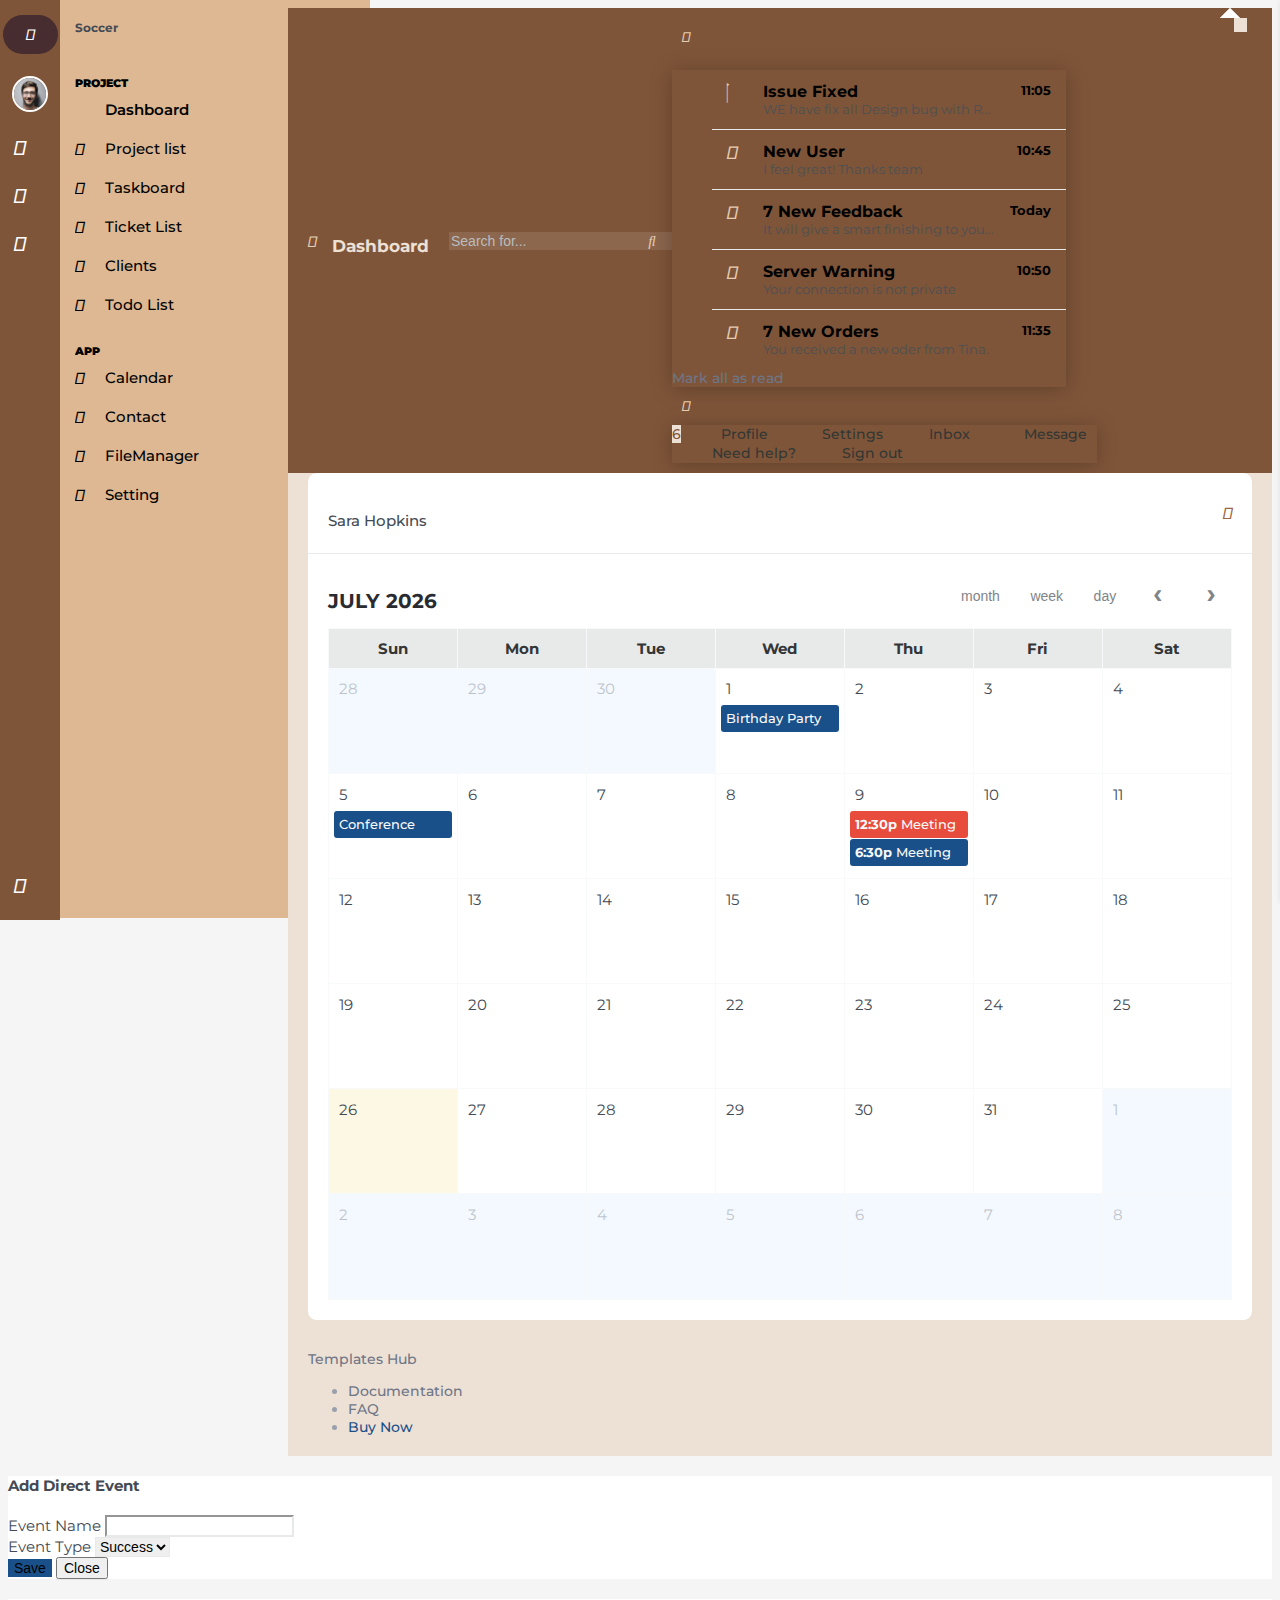
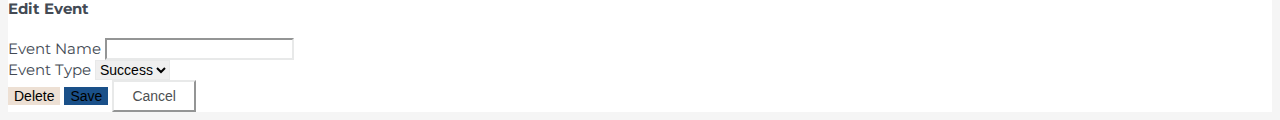
<file: app-calendar.html>
<!doctype html>
<html lang="en" dir="ltr">

<!-- soccer/project/app-calendar.html  07 Jan 2020 03:39:43 GMT -->

<head>
    <meta charset="UTF-8">
    <meta name="viewport"
        content="width=device-width, user-scalable=no, initial-scale=1.0, maximum-scale=1.0, minimum-scale=1.0">
    <meta http-equiv="X-UA-Compatible" content="ie=edge">

    <link rel="icon" href="favicon.ico" type="image/x-icon" />

    <title>:: Soccer :: Calendar</title>

    <!-- Bootstrap Core and vandor -->
    <!-- <link rel="stylesheet" href="assets/plugins/bootstrap/css/bootstrap.min.css" /> -->
    <link href="https://cdn.jsdelivr.net/npm/bootstrap@5.1.3/dist/css/bootstrap.min.css" rel="stylesheet"
        integrity="sha384-1BmE4kWBq78iYhFldvKuhfTAU6auU8tT94WrHftjDbrCEXSU1oBoqyl2QvZ6jIW3" crossorigin="anonymous" />
    <!--  Font Awesome -->



    <link rel="stylesheet" href="assets/plugins/fullcalendar/fullcalendar.min.css" />

    <!-- Core css -->
    <link rel="stylesheet" href="assets/css/main.css" />
    <link rel="stylesheet" href="assets/css/theme1.css" />
    <link rel="stylesheet" href="https://use.fontawesome.com/releases/v5.15.4/css/all.css"
        integrity="sha384-DyZ88mC6Up2uqS4h/KRgHuoeGwBcD4Ng9SiP4dIRy0EXTlnuz47vAwmeGwVChigm" crossorigin="anonymous" />
</head>

<body class="font-montserrat">
    <!-- Page Loader -->
    <div class="page-loader-wrapper">
        <div class="loader">
        </div>
    </div>

    <div id="main_content">

        <div id="header_top" class="header_top">
            <div class="container">
                <div class="hleft">
                    <a class="header-brand" href="index.html"><i class="fas   fa-soccer-ball-o brand-logo"></i></a>
                    <div class="dropdown">
                        <a href="javascript:void(0)" class="nav-link user_btn"><img class="avatar"
                                src="assets/images/user.png" alt="" data-toggle="tooltip" data-placement="right"
                                title="User Menu" /></a>

                        <a href="app-calendar.html" class="nav-link icon app_inbox xs-hide"><i
                                class="fas fa-calendar"></i></a>
                        <a href="app-contact.html" class="nav-link icon xs-hide"><i class="far fa-id-card"></i></a>

                        <a href="app-filemanager.html" class="nav-link icon app_file xs-hide"><i
                                class="far fa-folder"></i></a>
                        <!-- <a href="javascript:void(0)" class="nav-link icon theme_btn xs-hide"><i
                                class="fas fa-paint-brush" data-toggle="tooltip" data-placement="right"
                                title="Themes"></i></a> -->
                    </div>
                </div>
                <div class="hright">
                    <div class="dropdown">
                        <!-- <a href="javascript:void(0)" class="nav-link icon settingbar"><i class="fas   fa-gear fa-spin"
                                data-toggle="tooltip" data-placement="right" title="Settings"></i></a> -->
                        <a href="javascript:void(0)" class="nav-link icon menu_toggle"><i
                                class="fas  fa-align-left"></i></a>
                    </div>
                </div>
            </div>
        </div>

        <div id="rightsidebar" class="right_sidebar">
            <a href="javascript:void(0)" class="p-3 settingbar float-right"><i class="fas   fa-close"></i></a>
            <div class="p-4">
                <div class="mb-4">
                    <h6 class="font-14 font-weight-bold text-muted">Font Style</h6>
                    <div class="custom-controls-stacked font_setting">
                        <label class="custom-control custom-radio custom-control-inline">
                            <input type="radio" class="custom-control-input" name="font" value="font-opensans">
                            <span class="custom-control-label">Open Sans Font</span>
                        </label>
                        <label class="custom-control custom-radio custom-control-inline">
                            <input type="radio" class="custom-control-input" name="font" value="font-montserrat"
                                checked="">
                            <span class="custom-control-label">Montserrat Google Font</span>
                        </label>
                        <label class="custom-control custom-radio custom-control-inline">
                            <input type="radio" class="custom-control-input" name="font" value="font-roboto">
                            <span class="custom-control-label">Robot Google Font</span>
                        </label>
                    </div>
                </div>
                <hr>
                <div class="mb-4">
                    <h6 class="font-14 font-weight-bold text-muted">Dropdown Menu Icon</h6>
                    <div class="custom-controls-stacked arrow_option">
                        <label class="custom-control custom-radio custom-control-inline">
                            <input type="radio" class="custom-control-input" name="marrow" value="arrow-a">
                            <span class="custom-control-label">A</span>
                        </label>
                        <label class="custom-control custom-radio custom-control-inline">
                            <input type="radio" class="custom-control-input" name="marrow" value="arrow-b">
                            <span class="custom-control-label">B</span>
                        </label>
                        <label class="custom-control custom-radio custom-control-inline">
                            <input type="radio" class="custom-control-input" name="marrow" value="arrow-c" checked="">
                            <span class="custom-control-label">C</span>
                        </label>
                    </div>
                    <h6 class="font-14 font-weight-bold mt-4 text-muted">SubMenu List Icon</h6>
                    <div class="custom-controls-stacked list_option">
                        <label class="custom-control custom-radio custom-control-inline">
                            <input type="radio" class="custom-control-input" name="listicon" value="list-a" checked="">
                            <span class="custom-control-label">A</span>
                        </label>
                        <label class="custom-control custom-radio custom-control-inline">
                            <input type="radio" class="custom-control-input" name="listicon" value="list-b">
                            <span class="custom-control-label">B</span>
                        </label>
                        <label class="custom-control custom-radio custom-control-inline">
                            <input type="radio" class="custom-control-input" name="listicon" value="list-c">
                            <span class="custom-control-label">C</span>
                        </label>
                    </div>
                </div>
                <hr>
                <div>
                    <h6 class="font-14 font-weight-bold mt-4 text-muted">General Settings</h6>
                    <ul class="setting-list list-unstyled mt-1 setting_switch">
                        <li>
                            <label class="custom-switch">
                                <span class="custom-switch-description">Night Mode</span>
                                <input type="checkbox" name="custom-switch-checkbox"
                                    class="custom-switch-input btn-darkmode">
                                <span class="custom-switch-indicator"></span>
                            </label>
                        </li>
                        <li>
                            <label class="custom-switch">
                                <span class="custom-switch-description">Fix Navbar top</span>
                                <input type="checkbox" name="custom-switch-checkbox"
                                    class="custom-switch-input btn-fixnavbar">
                                <span class="custom-switch-indicator"></span>
                            </label>
                        </li>
                        <li>
                            <label class="custom-switch">
                                <span class="custom-switch-description">Header Dark</span>
                                <input type="checkbox" name="custom-switch-checkbox"
                                    class="custom-switch-input btn-pageheader" checked="">
                                <span class="custom-switch-indicator"></span>
                            </label>
                        </li>
                        <li>
                            <label class="custom-switch">
                                <span class="custom-switch-description">Min Sidebar Dark</span>
                                <input type="checkbox" name="custom-switch-checkbox"
                                    class="custom-switch-input btn-min_sidebar">
                                <span class="custom-switch-indicator"></span>
                            </label>
                        </li>
                        <li>
                            <label class="custom-switch">
                                <span class="custom-switch-description">Sidebar Dark</span>
                                <input type="checkbox" name="custom-switch-checkbox"
                                    class="custom-switch-input btn-sidebar">
                                <span class="custom-switch-indicator"></span>
                            </label>
                        </li>
                        <li>
                            <label class="custom-switch">
                                <span class="custom-switch-description">Icon Color</span>
                                <input type="checkbox" name="custom-switch-checkbox"
                                    class="custom-switch-input btn-iconcolor">
                                <span class="custom-switch-indicator"></span>
                            </label>
                        </li>
                        <li>
                            <label class="custom-switch">
                                <span class="custom-switch-description">Gradient Color</span>
                                <input type="checkbox" name="custom-switch-checkbox"
                                    class="custom-switch-input btn-gradient">
                                <span class="custom-switch-indicator"></span>
                            </label>
                        </li>
                        <li>
                            <label class="custom-switch">
                                <span class="custom-switch-description">Box Shadow</span>
                                <input type="checkbox" name="custom-switch-checkbox"
                                    class="custom-switch-input btn-boxshadow">
                                <span class="custom-switch-indicator"></span>
                            </label>
                        </li>
                        <li>
                            <label class="custom-switch">
                                <span class="custom-switch-description">RTL Support</span>
                                <input type="checkbox" name="custom-switch-checkbox"
                                    class="custom-switch-input btn-rtl">
                                <span class="custom-switch-indicator"></span>
                            </label>
                        </li>
                        <li>
                            <label class="custom-switch">
                                <span class="custom-switch-description">Box Layout</span>
                                <input type="checkbox" name="custom-switch-checkbox"
                                    class="custom-switch-input btn-boxlayout">
                                <span class="custom-switch-indicator"></span>
                            </label>
                        </li>
                    </ul>
                </div>
                <hr>
                <div class="form-group">
                    <label class="d-block">Storage <span class="float-right">77%</span></label>
                    <div class="progress progress-sm">
                        <div class="progress-bar" role="progressbar" aria-valuenow="77" aria-valuemin="0"
                            aria-valuemax="100" style="width: 77%;"></div>
                    </div>
                    <button type="button" class="btn btn-primary btn-block mt-3">Upgrade Storage</button>
                </div>
            </div>
        </div>

        <div class="theme_div">
            <div class="card">
                <div class="card-body">
                    <ul class="list-group list-unstyled">
                        <li class="list-group-item mb-2">
                            <p>Default Theme</p>
                            <a href="index.html"><img src="assets/images/themes/default.png" class="img-fluid" /></a>
                        </li>
                        <li class="list-group-item mb-2">
                            <p>Night Mode Theme</p>
                            <a href="project-dark/index.html"><img src="assets/images/themes/dark.png"
                                    class="img-fluid" /></a>
                        </li>
                        <li class="list-group-item mb-2">
                            <p>RTL Version</p>
                            <a href="project-rtl/index.html"><img src="assets/images/themes/rtl.png"
                                    class="img-fluid" /></a>
                        </li>
                    </ul>
                </div>
            </div>
        </div>

        <div class="user_div">
            <h5 class="brand-name mb-4">Soccer<a href="javascript:void(0)" class="user_btn"><i
                        class="fas fa-sign-out-alt"></i></a></h5>
            <div class="card-body">
                <a href="page-profile.html"><img class="card-profile-img" src="assets/images/sm/avatar1.jpg" alt=""></a>
                <h6 class="mb-0">Peter Richards</h6>
                <span>peter.richard@gmail.com</span>
                <div class="d-flex align-items-baseline mt-3">
                    <h3 class="mb-0 mr-2">9.8</h3>
                    <p class="mb-0"><span class="text-success">1.6% <i class="fa  fa-arrow-up"></i></span></p>
                </div>
                <div class="progress progress-xs">
                    <div class="progress-bar" role="progressbar" style="width: 15%" aria-valuenow="15" aria-valuemin="0"
                        aria-valuemax="100"></div>
                    <div class="progress-bar bg-info" role="progressbar" style="width: 20%" aria-valuenow="20"
                        aria-valuemin="0" aria-valuemax="100"></div>
                    <div class="progress-bar bg-success" role="progressbar" style="width: 30%" aria-valuenow="30"
                        aria-valuemin="0" aria-valuemax="100"></div>
                    <div class="progress-bar bg-orange" role="progressbar" style="width: 5%" aria-valuenow="20"
                        aria-valuemin="0" aria-valuemax="100"></div>
                    <div class="progress-bar bg-indigo" role="progressbar" style="width: 13%" aria-valuenow="20"
                        aria-valuemin="0" aria-valuemax="100"></div>
                </div>
                <h6 class="text-uppercase font-10 mt-1">Performance Score</h6>
                <hr>
                <p>Activity</p>
                <ul class="new_timeline">
                    <li>
                        <div class="bullet pink"></div>
                        <div class="time">11:00am</div>
                        <div class="desc">
                            <h3>Attendance</h3>
                            <h4>Computer Class</h4>
                        </div>
                    </li>
                    <li>
                        <div class="bullet pink"></div>
                        <div class="time">11:30am</div>
                        <div class="desc">
                            <h3>Added an interest</h3>
                            <h4>“Volunteer Activities”</h4>
                        </div>
                    </li>
                    <li>
                        <div class="bullet green"></div>
                        <div class="time">12:00pm</div>
                        <div class="desc">
                            <h3>Developer Team</h3>
                            <h4>Hangouts</h4>
                            <ul class="list-unstyled team-info margin-0 p-t-5">
                                <li><img src="assets/images/xs/avatar1.jpg" alt="Avatar"></li>
                                <li><img src="assets/images/xs/avatar2.jpg" alt="Avatar"></li>
                                <li><img src="assets/images/xs/avatar3.jpg" alt="Avatar"></li>
                                <li><img src="assets/images/xs/avatar4.jpg" alt="Avatar"></li>
                            </ul>
                        </div>
                    </li>
                    <li>
                        <div class="bullet green"></div>
                        <div class="time">2:00pm</div>
                        <div class="desc">
                            <h3>Responded to need</h3>
                            <a href="javascript:void(0)">“In-Kind Opportunity”</a>
                        </div>
                    </li>
                    <li>
                        <div class="bullet orange"></div>
                        <div class="time">1:30pm</div>
                        <div class="desc">
                            <h3>Lunch Break</h3>
                        </div>
                    </li>
                    <li>
                        <div class="bullet green"></div>
                        <div class="time">2:38pm</div>
                        <div class="desc">
                            <h3>Finish</h3>
                            <h4>Go to Home</h4>
                        </div>
                    </li>
                </ul>
            </div>
        </div>

        <div id="left-sidebar" class="sidebar ">
            <h5 class="brand-name">Soccer
                <a href="javascript:void(0)" class="menu_option float-right">
                    <span class="d-flex justify-content-end">
                        <i class=" fas fa-th-large font-16" data-toggle="tooltip" data-placement="left"
                            title="Grid & List Toggle"></i>
                    </span>
                </a>
            </h5>
            <nav id="left-sidebar-nav" class="sidebar-nav">
                <ul class="metismenu">
                    <li class="g_heading">Project</li>
                    <li class="active"><a href="index.html"><i
                                class="fas fa-tachometer-alt"></i><span>Dashboard</span></a>
                    </li>
                    <li><a href="project-list.html"><i class="fas   fa-list-ol"></i><span>Project list</span></a></li>
                    <li><a href="project-taskboard.html"><i
                                class="fas fa-calendar-check-o"></i><span>Taskboard</span></a></li>
                    <li><a href="project-ticket.html"><i class="fas fa-list-ul"></i><span>Ticket List</span></a></li>

                    <li><a href="project-clients.html"><i class="fas   fa-user"></i><span>Clients</span></a></li>
                    <li><a href="project-todo.html"><i class="fas fa-check-square "></i><span>Todo List</span></a>
                    </li>
                    <li class="g_heading">App</li>
                    <li><a href="app-calendar.html"><i class="fas   fa-calendar"></i><span>Calendar</span></a></li>
                    <li><a href="app-contact.html"><i class="fas   fa-address-book"></i><span>Contact</span></a></li>
                    <li><a href="app-filemanager.html"><i class="fas   fa-folder"></i><span>FileManager</span></a></li>
                    <li><a href="app-setting.html"><i class="fas   fa-gear"></i><span>Setting</span></a></li>
                </ul>
            </nav>
        </div>

        <div class="page">
            <div id="page_top" class="section-body  top_dark">
                <div class="container-fluid">
                    <div class="page-header">
                        <div class="left">
                            <a href="javascript:void(0)" class="icon menu_toggle mr-3"><i
                                    class="fas fa-align-left"></i></a>
                            <h1 class="page-title">Dashboard</h1>
                        </div>
                        <div class="right">
                            <div class="input-icon xs-hide mr-4">
                                <input type="text" class="form-control" placeholder="Search for...">
                                <span class="input-icon-addon"><i class="fas fa-search"></i></span>
                            </div>
                            <div class="notification d-flex">

                                <div class="dropdown d-flex">
                                    <a class="nav-link icon d-none d-md-flex btn btn-default btn-icon ml-2"
                                        data-toggle="dropdown"><i class="fas fa-bell"></i><span
                                            class="badge badge-primary nav-unread"></span></a>
                                    <div class="dropdown-menu dropdown-menu-right dropdown-menu-arrow">
                                        <ul class="list-unstyled feeds_widget">
                                            <li>
                                                <div class="feeds-left"><i class="fas   fa-check"></i></div>
                                                <div class="feeds-body">
                                                    <h4 class="title ">Issue Fixed <small
                                                            class="float-right text-muted">11:05</small></h4>
                                                    <small>WE have fix all Design bug with Responsive</small>
                                                </div>
                                            </li>
                                            <li>
                                                <div class="feeds-left"><i class="fas   fa-user"></i></div>
                                                <div class="feeds-body">
                                                    <h4 class="title">New User <small
                                                            class="float-right text-muted">10:45</small>
                                                    </h4>
                                                    <small>I feel great! Thanks team</small>
                                                </div>
                                            </li>
                                            <li>
                                                <div class="feeds-left"><i class="fas   fa-thumbs-o-up"></i></div>
                                                <div class="feeds-body">
                                                    <h4 class="title">7 New Feedback <small
                                                            class="float-right text-muted">Today</small></h4>
                                                    <small>It will give a smart finishing to your site</small>
                                                </div>
                                            </li>
                                            <li>
                                                <div class="feeds-left"><i class="fas   fa-question-circle"></i></div>
                                                <div class="feeds-body">
                                                    <h4 class="title">Server Warning <small
                                                            class="float-right text-muted">10:50</small></h4>
                                                    <small>Your connection is not private</small>
                                                </div>
                                            </li>
                                            <li>
                                                <div class="feeds-left"><i class="fas   fa-shopping-cart"></i></div>
                                                <div class="feeds-body">
                                                    <h4 class="title">7 New Orders <small
                                                            class="float-right text-muted">11:35</small></h4>
                                                    <small>You received a new oder from Tina.</small>
                                                </div>
                                            </li>
                                        </ul>
                                        <div class="dropdown-divider"></div>
                                        <a href="javascript:void(0)"
                                            class="dropdown-item text-center text-muted-dark readall">Mark
                                            all as
                                            read</a>
                                    </div>
                                </div>
                                <div id="user_option" class="dropdown d-flex">
                                    <a class="nav-link icon d-none d-md-flex btn btn-default btn-icon ml-2"
                                        data-toggle="dropdown"><i class="fas   fa-user"></i></a>
                                    <div class="dropdown-menu dropdown-menu-right dropdown-menu-arrow">
                                        <a class="dropdown-item" href="#"><i class="dropdown-icon far fa-user"></i>
                                            Profile</a>
                                        <a class="dropdown-item" href="#"><i class="dropdown-icon fas fa-cog"></i>
                                            Settings</a>
                                        <a class="dropdown-item" href="javascript:void(0)"><span
                                                class="float-right"><span class="badge badge-primary">6</span></span><i
                                                class="dropdown-icon far fa-mail"></i> Inbox</a>
                                        <a class="dropdown-item" href="javascript:void(0)"><i
                                                class="dropdown-icon far fa-send"></i>
                                            Message</a>
                                        <div class="dropdown-divider"></div>
                                        <a class="dropdown-item" href="javascript:void(0)"><i
                                                class="dropdown-icon far fa-question-circle"></i> Need help?</a>
                                        <a class="dropdown-item" href="#"><i
                                                class="dropdown-icon fas fa-sign-out-alt"></i> Sign
                                            out</a>
                                    </div>
                                </div>
                            </div>
                        </div>
                    </div>
                </div>
            </div>
            <div class="section-body pt-3">
                <div class="container-fluid">
                    <div class="row clearfix row-deck">
                        <div class="col-lg-12 col-md-12">
                            <div class="card">
                                <div class="card-header bline">
                                    <h3 class="card-title">Sara Hopkins</h3>
                                    <div class="card-options">
                                        <a href="#" class="card-options-fullscreen" data-toggle="card-fullscreen">
                                            <i class="fas fa-compress"></i></a>
                                    </div>
                                </div>
                                <div class="card-body">
                                    <div id="calendar"></div>
                                </div>
                            </div>
                        </div>
                    </div>
                </div>
            </div>
            <div class="section-body">
                <footer class="footer">
                    <div class="container-fluid">
                        <div class="row">
                            <div class="col-md-6 col-sm-12">
                                <a href="templateshub.net">Templates Hub</a>
                            </div>
                            <div class="col-md-6 col-sm-12 text-md-right d-flex justify-content-end">
                                <ul class="list-inline mb-0">
                                    <li class="list-inline-item"><a href="doc/index.html">Documentation</a></li>
                                    <li class="list-inline-item"><a href="javascript:void(0)">FAQ</a></li>
                                    <li class="list-inline-item"><a href="javascript:void(0)"
                                            class="btn btn-outline-primary btn-sm">Buy Now</a></li>
                                </ul>
                            </div>
                        </div>
                    </div>
                </footer>
            </div>
        </div>
    </div>


    <!-- Add New Event popup -->
    <div class="modal fade" id="addNewEvent" aria-hidden="true" style="display: none;">
        <div class="modal-dialog">
            <div class="modal-content">
                <div class="modal-header">
                    <h4 class="modal-title"><strong>Add</strong> an event</h4>
                    <button type="button" class="close" data-dismiss="modal" aria-hidden="true">×</button>
                </div>
                <div class="modal-body">
                    <form>
                        <div class="row">
                            <div class="col-md-6">
                                <label class="control-label">Event Name</label>
                                <input class="form-control" placeholder="Enter name" type="text" name="category-name">
                            </div>
                            <div class="col-md-6">
                                <label class="control-label">Choose Event Color</label>
                                <select class="form-control" data-placeholder="Choose a color..." name="category-color">
                                    <option value="success">Success</option>
                                    <option value="danger">Danger</option>
                                    <option value="info">Info</option>
                                    <option value="primary">Primary</option>
                                    <option value="warning">Warning</option>
                                </select>
                            </div>
                        </div>
                    </form>
                </div>
                <div class="modal-footer">
                    <button type="button" class="btn btn-success save-event" data-dismiss="modal">Save</button>
                    <button type="button" class="btn btn-secondary" data-dismiss="modal">Close</button>
                </div>
            </div>
        </div>
    </div>
    <!-- Add Direct Event popup -->
    <div class="modal fade" id="addDirectEvent" tabindex="-1" role="dialog">
        <div class="modal-dialog" role="document">
            <div class="modal-content">
                <div class="modal-header">
                    <h4 class="modal-title">Add Direct Event</h4>
                </div>
                <div class="modal-body">
                    <div class="row">
                        <div class="col-md-6">
                            <div class="form-group">
                                <label>Event Name</label>
                                <input class="form-control" name="event-name" type="text" />
                            </div>
                        </div>
                        <div class="col-md-6">
                            <div class="form-group">
                                <label>Event Type</label>
                                <select name="event-bg" class="form-control">
                                    <option value="success">Success</option>
                                    <option value="danger">Danger</option>
                                    <option value="info">Info</option>
                                    <option value="primary">Primary</option>
                                    <option value="warning">Warning</option>
                                </select>
                            </div>
                        </div>
                    </div>
                </div>
                <div class="modal-footer">
                    <button class="btn save-btn btn-success">Save</button>
                    <button class="btn btn-secondary" data-dismiss="modal">Close</button>
                </div>
            </div>
        </div>
    </div>
    <!-- Event Edit Modal popup -->
    <div class="modal fade" id="eventEditModal" tabindex="-1" role="dialog">
        <div class="modal-dialog" role="document">
            <div class="modal-content">
                <div class="modal-header">
                    <h4 class="modal-title">Edit Event</h4>
                </div>
                <div class="modal-body">
                    <div class="row">
                        <div class="col-md-6">
                            <div class="form-group">
                                <label>Event Name</label>
                                <input class="form-control" name="event-name" type="text" />
                            </div>
                        </div>
                        <div class="col-md-6">
                            <div class="form-group">
                                <label>Event Type</label>
                                <select name="event-bg" class="form-control">
                                    <option value="success">Success</option>
                                    <option value="danger">Danger</option>
                                    <option value="info">Info</option>
                                    <option value="primary">Primary</option>
                                    <option value="warning">Warning</option>
                                </select>
                            </div>
                        </div>
                    </div>
                </div>
                <div class="modal-footer">
                    <button class="btn mr-auto delete-btn btn-danger">Delete</button>
                    <button class="btn save-btn btn-success">Save</button>
                    <button class="btn btn-default" data-dismiss="modal">Cancel</button>
                </div>
            </div>
        </div>
    </div>

    <script src="assets/bundles/lib.vendor.bundle.js"></script>

    <script src="assets/bundles/fullcalendar.bundle.js"></script>

    <script src="assets/js/core.js"></script>
    <script src="assets/js/page/calendar.js"></script>
</body>

<!-- soccer/project/app-calendar.html  07 Jan 2020 03:40:20 GMT -->

</html>
</file>
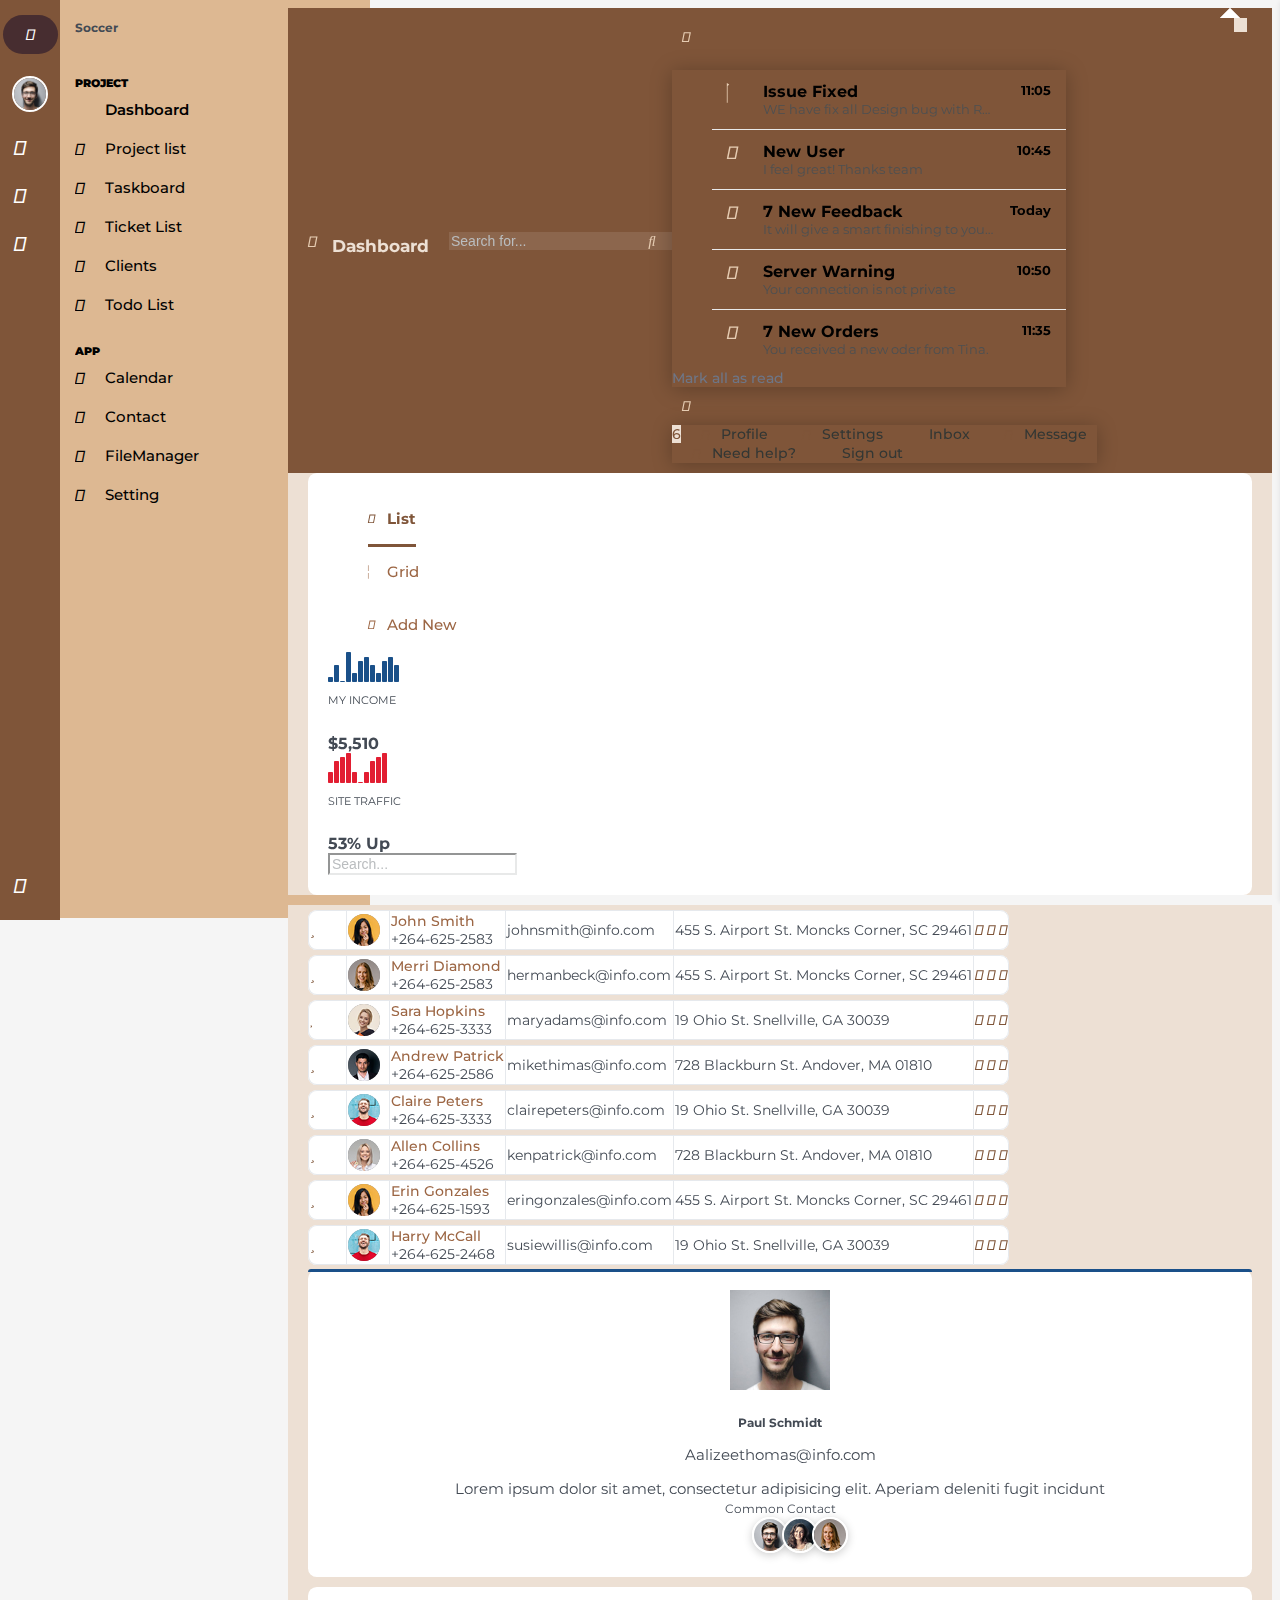
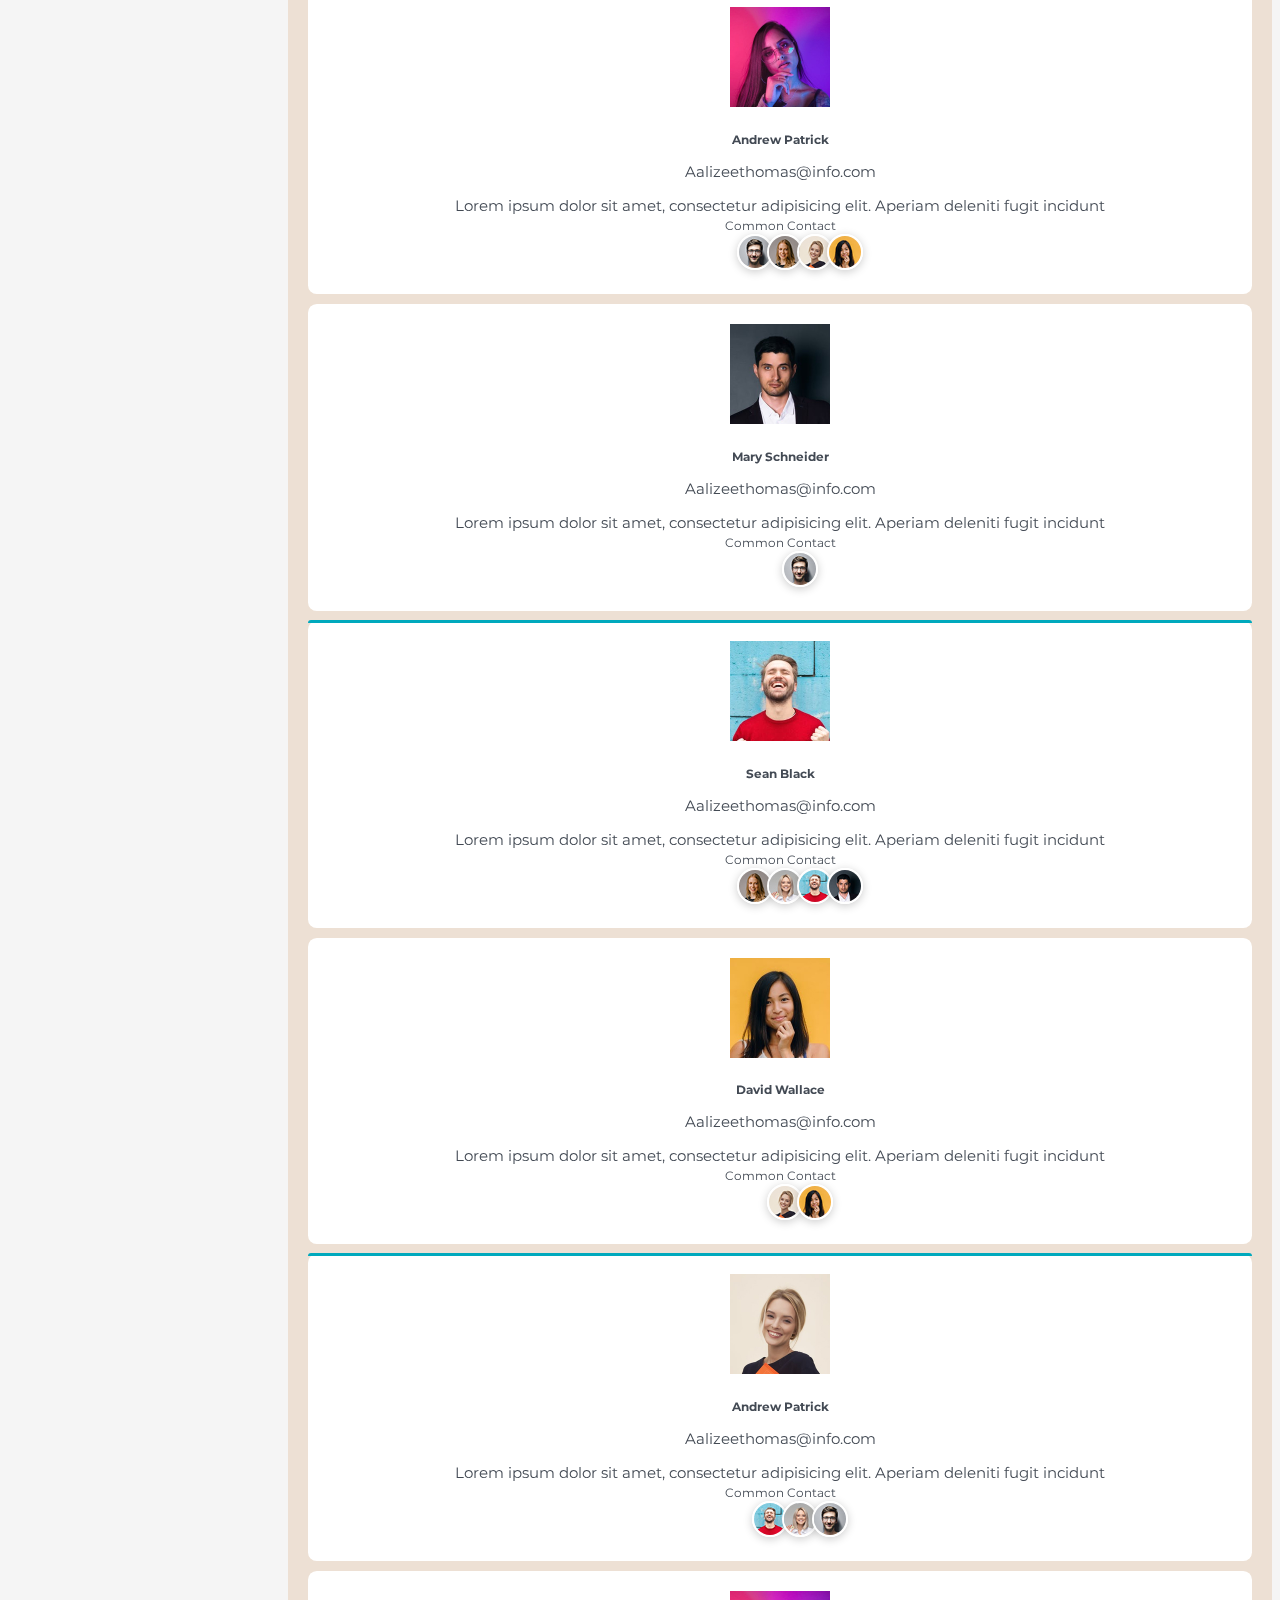
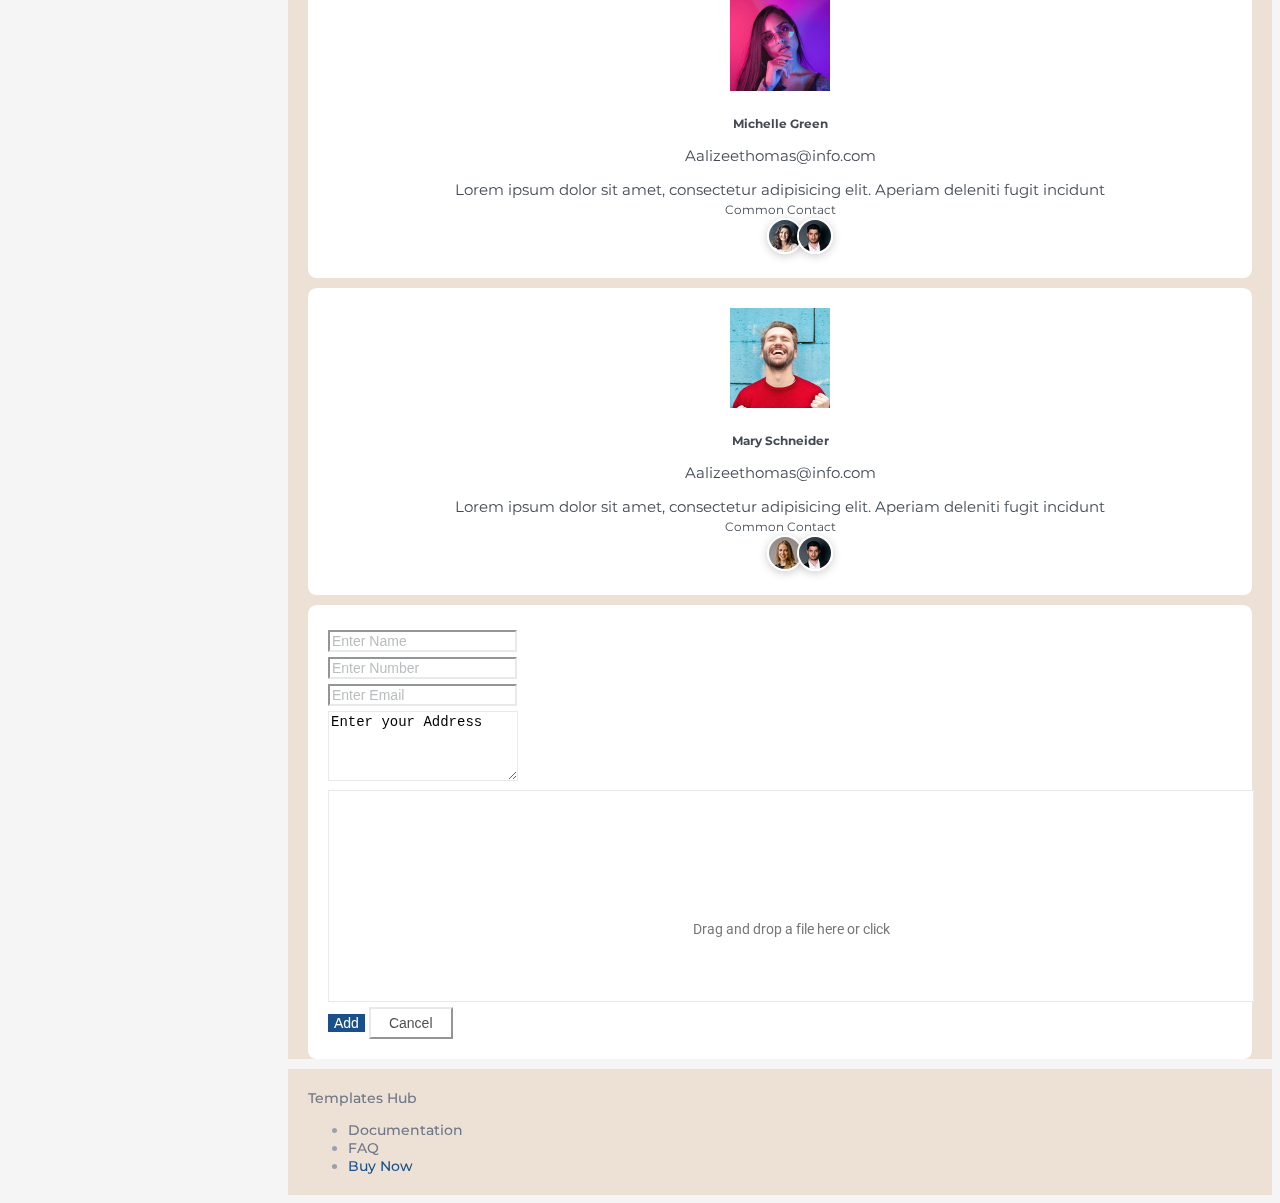
<file: app-contact.html>
<!doctype html>
<html lang="en" dir="ltr">

<!-- soccer/project/app-contact.html  07 Jan 2020 03:40:20 GMT -->

<head>
    <meta charset="UTF-8">
    <meta name="viewport"
        content="width=device-width, user-scalable=no, initial-scale=1.0, maximum-scale=1.0, minimum-scale=1.0">
    <meta http-equiv="X-UA-Compatible" content="ie=edge">

    <link rel="icon" href="favicon.ico" type="image/x-icon" />

    <title>:: Soccer :: Contact</title>

    <!-- Bootstrap Core and vandor -->
    <!-- <link rel="stylesheet" href="assets/plugins/bootstrap/css/bootstrap.min.css" /> -->
    <link href="https://cdn.jsdelivr.net/npm/bootstrap@5.1.3/dist/css/bootstrap.min.css" rel="stylesheet"
        integrity="sha384-1BmE4kWBq78iYhFldvKuhfTAU6auU8tT94WrHftjDbrCEXSU1oBoqyl2QvZ6jIW3" crossorigin="anonymous">
    <!--  Font Awesome -->
    <link rel="stylesheet" href="https://use.fontawesome.com/releases/v5.15.4/css/all.css"
        integrity="sha384-DyZ88mC6Up2uqS4h/KRgHuoeGwBcD4Ng9SiP4dIRy0EXTlnuz47vAwmeGwVChigm" crossorigin="anonymous">

    <link rel="stylesheet" href="assets/plugins/sweetalert/sweetalert.css" />
    <link rel="stylesheet" href="assets/plugins/dropify/css/dropify.min.css">

    <!-- Core css -->
    <link rel="stylesheet" href="assets/css/main.css" />
    <link rel="stylesheet" href="assets/css/theme1.css" />
</head>

<body class="font-montserrat">
    <!-- Page Loader -->
    <div class="page-loader-wrapper">
        <div class="loader">
        </div>
    </div>
    <!-- Overlay For Sidebars -->

    <div id="main_content">

        <div id="header_top" class="header_top">
            <div class="container">
                <div class="hleft">
                    <a class="header-brand" href="index.html"><i class="fas   fa-soccer-ball-o brand-logo"></i></a>
                    <div class="dropdown">
                        <a href="javascript:void(0)" class="nav-link user_btn"><img class="avatar"
                                src="assets/images/user.png" alt="" data-toggle="tooltip" data-placement="right"
                                title="User Menu" /></a>

                        <a href="app-calendar.html" class="nav-link icon app_inbox xs-hide"><i
                                class="fas fa-calendar"></i></a>
                        <a href="app-contact.html" class="nav-link icon xs-hide"><i class="far fa-id-card"></i></a>

                        <a href="app-filemanager.html" class="nav-link icon app_file xs-hide"><i
                                class="far fa-folder"></i></a>
                        <!-- <a href="javascript:void(0)" class="nav-link icon theme_btn xs-hide"><i
                                class="fas fa-paint-brush" data-toggle="tooltip" data-placement="right"
                                title="Themes"></i></a> -->
                    </div>
                </div>
                <div class="hright">
                    <div class="dropdown">
                        <!-- <a href="javascript:void(0)" class="nav-link icon settingbar"><i class="fas   fa-gear fa-spin"
                                data-toggle="tooltip" data-placement="right" title="Settings"></i></a> -->
                        <a href="javascript:void(0)" class="nav-link icon menu_toggle"><i
                                class="fas  fa-align-left"></i></a>
                    </div>
                </div>
            </div>
        </div>

        <div id="rightsidebar" class="right_sidebar">
            <a href="javascript:void(0)" class="p-3 settingbar float-right"><i class="fas   fa-close"></i></a>
            <div class="p-4">
                <div class="mb-4">
                    <h6 class="font-14 font-weight-bold text-muted">Font Style</h6>
                    <div class="custom-controls-stacked font_setting">
                        <label class="custom-control custom-radio custom-control-inline">
                            <input type="radio" class="custom-control-input" name="font" value="font-opensans">
                            <span class="custom-control-label">Open Sans Font</span>
                        </label>
                        <label class="custom-control custom-radio custom-control-inline">
                            <input type="radio" class="custom-control-input" name="font" value="font-montserrat"
                                checked="">
                            <span class="custom-control-label">Montserrat Google Font</span>
                        </label>
                        <label class="custom-control custom-radio custom-control-inline">
                            <input type="radio" class="custom-control-input" name="font" value="font-roboto">
                            <span class="custom-control-label">Robot Google Font</span>
                        </label>
                    </div>
                </div>
                <hr>
                <div class="mb-4">
                    <h6 class="font-14 font-weight-bold text-muted">Dropdown Menu Icon</h6>
                    <div class="custom-controls-stacked arrow_option">
                        <label class="custom-control custom-radio custom-control-inline">
                            <input type="radio" class="custom-control-input" name="marrow" value="arrow-a">
                            <span class="custom-control-label">A</span>
                        </label>
                        <label class="custom-control custom-radio custom-control-inline">
                            <input type="radio" class="custom-control-input" name="marrow" value="arrow-b">
                            <span class="custom-control-label">B</span>
                        </label>
                        <label class="custom-control custom-radio custom-control-inline">
                            <input type="radio" class="custom-control-input" name="marrow" value="arrow-c" checked="">
                            <span class="custom-control-label">C</span>
                        </label>
                    </div>
                    <h6 class="font-14 font-weight-bold mt-4 text-muted">SubMenu List Icon</h6>
                    <div class="custom-controls-stacked list_option">
                        <label class="custom-control custom-radio custom-control-inline">
                            <input type="radio" class="custom-control-input" name="listicon" value="list-a" checked="">
                            <span class="custom-control-label">A</span>
                        </label>
                        <label class="custom-control custom-radio custom-control-inline">
                            <input type="radio" class="custom-control-input" name="listicon" value="list-b">
                            <span class="custom-control-label">B</span>
                        </label>
                        <label class="custom-control custom-radio custom-control-inline">
                            <input type="radio" class="custom-control-input" name="listicon" value="list-c">
                            <span class="custom-control-label">C</span>
                        </label>
                    </div>
                </div>
                <hr>
                <div>
                    <h6 class="font-14 font-weight-bold mt-4 text-muted">General Settings</h6>
                    <ul class="setting-list list-unstyled mt-1 setting_switch">
                        <li>
                            <label class="custom-switch">
                                <span class="custom-switch-description">Night Mode</span>
                                <input type="checkbox" name="custom-switch-checkbox"
                                    class="custom-switch-input btn-darkmode">
                                <span class="custom-switch-indicator"></span>
                            </label>
                        </li>
                        <li>
                            <label class="custom-switch">
                                <span class="custom-switch-description">Fix Navbar top</span>
                                <input type="checkbox" name="custom-switch-checkbox"
                                    class="custom-switch-input btn-fixnavbar">
                                <span class="custom-switch-indicator"></span>
                            </label>
                        </li>
                        <li>
                            <label class="custom-switch">
                                <span class="custom-switch-description">Header Dark</span>
                                <input type="checkbox" name="custom-switch-checkbox"
                                    class="custom-switch-input btn-pageheader" checked="">
                                <span class="custom-switch-indicator"></span>
                            </label>
                        </li>
                        <li>
                            <label class="custom-switch">
                                <span class="custom-switch-description">Min Sidebar Dark</span>
                                <input type="checkbox" name="custom-switch-checkbox"
                                    class="custom-switch-input btn-min_sidebar">
                                <span class="custom-switch-indicator"></span>
                            </label>
                        </li>
                        <li>
                            <label class="custom-switch">
                                <span class="custom-switch-description">Sidebar Dark</span>
                                <input type="checkbox" name="custom-switch-checkbox"
                                    class="custom-switch-input btn-sidebar">
                                <span class="custom-switch-indicator"></span>
                            </label>
                        </li>
                        <li>
                            <label class="custom-switch">
                                <span class="custom-switch-description">Icon Color</span>
                                <input type="checkbox" name="custom-switch-checkbox"
                                    class="custom-switch-input btn-iconcolor">
                                <span class="custom-switch-indicator"></span>
                            </label>
                        </li>
                        <li>
                            <label class="custom-switch">
                                <span class="custom-switch-description">Gradient Color</span>
                                <input type="checkbox" name="custom-switch-checkbox"
                                    class="custom-switch-input btn-gradient">
                                <span class="custom-switch-indicator"></span>
                            </label>
                        </li>
                        <li>
                            <label class="custom-switch">
                                <span class="custom-switch-description">Box Shadow</span>
                                <input type="checkbox" name="custom-switch-checkbox"
                                    class="custom-switch-input btn-boxshadow">
                                <span class="custom-switch-indicator"></span>
                            </label>
                        </li>
                        <li>
                            <label class="custom-switch">
                                <span class="custom-switch-description">RTL Support</span>
                                <input type="checkbox" name="custom-switch-checkbox"
                                    class="custom-switch-input btn-rtl">
                                <span class="custom-switch-indicator"></span>
                            </label>
                        </li>
                        <li>
                            <label class="custom-switch">
                                <span class="custom-switch-description">Box Layout</span>
                                <input type="checkbox" name="custom-switch-checkbox"
                                    class="custom-switch-input btn-boxlayout">
                                <span class="custom-switch-indicator"></span>
                            </label>
                        </li>
                    </ul>
                </div>
                <hr>
                <div class="form-group">
                    <label class="d-block">Storage <span class="float-right">77%</span></label>
                    <div class="progress progress-sm">
                        <div class="progress-bar" role="progressbar" aria-valuenow="77" aria-valuemin="0"
                            aria-valuemax="100" style="width: 77%;"></div>
                    </div>
                    <button type="button" class="btn btn-primary btn-block mt-3">Upgrade Storage</button>
                </div>
            </div>
        </div>


        <div class="theme_div">
            <div class="card">
                <div class="card-body">
                    <ul class="list-group list-unstyled">
                        <li class="list-group-item mb-2">
                            <p>Default Theme</p>
                            <a href="index.html"><img src="assets/images/themes/default.png" class="img-fluid" /></a>
                        </li>
                        <li class="list-group-item mb-2">
                            <p>Night Mode Theme</p>
                            <a href="project-dark/index.html"><img src="assets/images/themes/dark.png"
                                    class="img-fluid" /></a>
                        </li>
                        <li class="list-group-item mb-2">
                            <p>RTL Version</p>
                            <a href="project-rtl/index.html"><img src="assets/images/themes/rtl.png"
                                    class="img-fluid" /></a>
                        </li>
                    </ul>
                </div>
            </div>
        </div>

        <div class="user_div">
            <h5 class="brand-name mb-4">Soccer<a href="javascript:void(0)" class="user_btn"><i
                        class="fas fa-sign-out-alt"></i></a></h5>
            <div class="card-body">
                <a href="page-profile.html"><img class="card-profile-img" src="assets/images/sm/avatar1.jpg" alt=""></a>
                <h6 class="mb-0">Peter Richards</h6>
                <span>peter.richard@gmail.com</span>
                <div class="d-flex align-items-baseline mt-3">
                    <h3 class="mb-0 mr-2">9.8</h3>
                    <p class="mb-0"><span class="text-success">1.6% <i class="fa  fa-arrow-up"></i></span></p>
                </div>
                <div class="progress progress-xs">
                    <div class="progress-bar" role="progressbar" style="width: 15%" aria-valuenow="15" aria-valuemin="0"
                        aria-valuemax="100"></div>
                    <div class="progress-bar bg-info" role="progressbar" style="width: 20%" aria-valuenow="20"
                        aria-valuemin="0" aria-valuemax="100"></div>
                    <div class="progress-bar bg-success" role="progressbar" style="width: 30%" aria-valuenow="30"
                        aria-valuemin="0" aria-valuemax="100"></div>
                    <div class="progress-bar bg-orange" role="progressbar" style="width: 5%" aria-valuenow="20"
                        aria-valuemin="0" aria-valuemax="100"></div>
                    <div class="progress-bar bg-indigo" role="progressbar" style="width: 13%" aria-valuenow="20"
                        aria-valuemin="0" aria-valuemax="100"></div>
                </div>
                <h6 class="text-uppercase font-10 mt-1">Performance Score</h6>
                <hr>
                <p>Activity</p>
                <ul class="new_timeline">
                    <li>
                        <div class="bullet pink"></div>
                        <div class="time">11:00am</div>
                        <div class="desc">
                            <h3>Attendance</h3>
                            <h4>Computer Class</h4>
                        </div>
                    </li>
                    <li>
                        <div class="bullet pink"></div>
                        <div class="time">11:30am</div>
                        <div class="desc">
                            <h3>Added an interest</h3>
                            <h4>“Volunteer Activities”</h4>
                        </div>
                    </li>
                    <li>
                        <div class="bullet green"></div>
                        <div class="time">12:00pm</div>
                        <div class="desc">
                            <h3>Developer Team</h3>
                            <h4>Hangouts</h4>
                            <ul class="list-unstyled team-info margin-0 p-t-5">
                                <li><img src="assets/images/xs/avatar1.jpg" alt="Avatar"></li>
                                <li><img src="assets/images/xs/avatar2.jpg" alt="Avatar"></li>
                                <li><img src="assets/images/xs/avatar3.jpg" alt="Avatar"></li>
                                <li><img src="assets/images/xs/avatar4.jpg" alt="Avatar"></li>
                            </ul>
                        </div>
                    </li>
                    <li>
                        <div class="bullet green"></div>
                        <div class="time">2:00pm</div>
                        <div class="desc">
                            <h3>Responded to need</h3>
                            <a href="javascript:void(0)">“In-Kind Opportunity”</a>
                        </div>
                    </li>
                    <li>
                        <div class="bullet orange"></div>
                        <div class="time">1:30pm</div>
                        <div class="desc">
                            <h3>Lunch Break</h3>
                        </div>
                    </li>
                    <li>
                        <div class="bullet green"></div>
                        <div class="time">2:38pm</div>
                        <div class="desc">
                            <h3>Finish</h3>
                            <h4>Go to Home</h4>
                        </div>
                    </li>
                </ul>
            </div>
        </div>

        <div id="left-sidebar" class="sidebar ">
            <h5 class="brand-name">Soccer
                <a href="javascript:void(0)" class="menu_option float-right">
                    <span class="d-flex justify-content-end">
                        <i class=" fas fa-th-large font-16" data-toggle="tooltip" data-placement="left"
                            title="Grid & List Toggle"></i>
                    </span>
                </a>
            </h5>
            <nav id="left-sidebar-nav" class="sidebar-nav">
                <ul class="metismenu">
                    <li class="g_heading">Project</li>
                    <li class="active"><a href="index.html"><i
                                class="fas fa-tachometer-alt"></i><span>Dashboard</span></a>
                    </li>
                    <li><a href="project-list.html"><i class="fas   fa-list-ol"></i><span>Project list</span></a></li>
                    <li><a href="project-taskboard.html"><i
                                class="fas fa-calendar-check-o"></i><span>Taskboard</span></a></li>
                    <li><a href="project-ticket.html"><i class="fas fa-list-ul"></i><span>Ticket List</span></a></li>

                    <li><a href="project-clients.html"><i class="fas   fa-user"></i><span>Clients</span></a></li>
                    <li><a href="project-todo.html"><i class="fas fa-check-square "></i><span>Todo List</span></a>
                    </li>
                    <li class="g_heading">App</li>
                    <li><a href="app-calendar.html"><i class="fas   fa-calendar"></i><span>Calendar</span></a></li>
                    <li><a href="app-contact.html"><i class="fas   fa-address-book"></i><span>Contact</span></a></li>
                    <li><a href="app-filemanager.html"><i class="fas   fa-folder"></i><span>FileManager</span></a></li>
                    <li><a href="app-setting.html"><i class="fas   fa-gear"></i><span>Setting</span></a></li>
                </ul>
            </nav>
        </div>

        <div class="page">
            <div id="page_top" class="section-body  top_dark">
                <div class="container-fluid">
                    <div class="page-header">
                        <div class="left">
                            <a href="javascript:void(0)" class="icon menu_toggle mr-3"><i
                                    class="fas fa-align-left"></i></a>
                            <h1 class="page-title">Dashboard</h1>
                        </div>
                        <div class="right">
                            <div class="input-icon xs-hide mr-4">
                                <input type="text" class="form-control" placeholder="Search for...">
                                <span class="input-icon-addon"><i class="fas fa-search"></i></span>
                            </div>
                            <div class="notification d-flex">

                                <div class="dropdown d-flex">
                                    <a class="nav-link icon d-none d-md-flex btn btn-default btn-icon ml-2"
                                        data-toggle="dropdown"><i class="fas fa-bell"></i><span
                                            class="badge badge-primary nav-unread"></span></a>
                                    <div class="dropdown-menu dropdown-menu-right dropdown-menu-arrow">
                                        <ul class="list-unstyled feeds_widget">
                                            <li>
                                                <div class="feeds-left"><i class="fas   fa-check"></i></div>
                                                <div class="feeds-body">
                                                    <h4 class="title ">Issue Fixed <small
                                                            class="float-right text-muted">11:05</small></h4>
                                                    <small>WE have fix all Design bug with Responsive</small>
                                                </div>
                                            </li>
                                            <li>
                                                <div class="feeds-left"><i class="fas   fa-user"></i></div>
                                                <div class="feeds-body">
                                                    <h4 class="title">New User <small
                                                            class="float-right text-muted">10:45</small>
                                                    </h4>
                                                    <small>I feel great! Thanks team</small>
                                                </div>
                                            </li>
                                            <li>
                                                <div class="feeds-left"><i class="fas   fa-thumbs-o-up"></i></div>
                                                <div class="feeds-body">
                                                    <h4 class="title">7 New Feedback <small
                                                            class="float-right text-muted">Today</small></h4>
                                                    <small>It will give a smart finishing to your site</small>
                                                </div>
                                            </li>
                                            <li>
                                                <div class="feeds-left"><i class="fas   fa-question-circle"></i></div>
                                                <div class="feeds-body">
                                                    <h4 class="title">Server Warning <small
                                                            class="float-right text-muted">10:50</small></h4>
                                                    <small>Your connection is not private</small>
                                                </div>
                                            </li>
                                            <li>
                                                <div class="feeds-left"><i class="fas   fa-shopping-cart"></i></div>
                                                <div class="feeds-body">
                                                    <h4 class="title">7 New Orders <small
                                                            class="float-right text-muted">11:35</small></h4>
                                                    <small>You received a new oder from Tina.</small>
                                                </div>
                                            </li>
                                        </ul>
                                        <div class="dropdown-divider"></div>
                                        <a href="javascript:void(0)"
                                            class="dropdown-item text-center text-muted-dark readall">Mark
                                            all as
                                            read</a>
                                    </div>
                                </div>
                                <div id="user_option" class="dropdown d-flex">
                                    <a class="nav-link icon d-none d-md-flex btn btn-default btn-icon ml-2"
                                        data-toggle="dropdown"><i class="fas   fa-user"></i></a>
                                    <div class="dropdown-menu dropdown-menu-right dropdown-menu-arrow">
                                        <a class="dropdown-item" href="#"><i class="dropdown-icon far fa-user"></i>
                                            Profile</a>
                                        <a class="dropdown-item" href="#"><i class="dropdown-icon fas fa-cog"></i>
                                            Settings</a>
                                        <a class="dropdown-item" href="javascript:void(0)"><span
                                                class="float-right"><span class="badge badge-primary">6</span></span><i
                                                class="dropdown-icon far fa-mail"></i> Inbox</a>
                                        <a class="dropdown-item" href="javascript:void(0)"><i
                                                class="dropdown-icon far fa-send"></i>
                                            Message</a>
                                        <div class="dropdown-divider"></div>
                                        <a class="dropdown-item" href="javascript:void(0)"><i
                                                class="dropdown-icon far fa-question-circle"></i> Need help?</a>
                                        <a class="dropdown-item" href="#"><i
                                                class="dropdown-icon fas fa-sign-out-alt"></i> Sign
                                            out</a>
                                    </div>
                                </div>
                            </div>
                        </div>
                    </div>
                </div>
            </div>
            <div class="section-body pt-3">
                <div class="container-fluid">
                    <div class="row clearfix">
                        <div class="col-lg-12">
                            <div class="card">
                                <div class="card-body">
                                    <div class="d-md-flex justify-content-between">
                                        <ul class="nav nav-tabs b-none">
                                            <li class="nav-item"><a class="nav-link active" id="list-tab"
                                                    data-toggle="tab" href="#list"><i class="fas fa-list"></i>
                                                    List</a></li>
                                            <li class="nav-item"><a class="nav-link" id="grid-tab" data-toggle="tab"
                                                    href="#grid"><i class="fas fa-th"></i> Grid</a></li>
                                            <li class="nav-item"><a class="nav-link" id="addnew-tab" data-toggle="tab"
                                                    href="#addnew"><i class="fas  fa-plus"></i> Add New</a></li>
                                        </ul>
                                        <div class="d-flex align-items-center sort_stat">
                                            <div class="d-flex">
                                                <span class="bh_income">2,5,1,8,3,6,7,5,3,6,7,5</span>
                                                <div class="ms-2">
                                                    <p class="mb-0 font-11">MY INCOME</p>
                                                    <h5 class="font-16 mb-0">$5,510</h5>
                                                </div>
                                            </div>
                                            <div class="d-flex ml-3">
                                                <span class="bh_traffic">5,8,9,10,5,2,5,8,9,10</span>
                                                <div class="ms-2">
                                                    <p class="mb-0 font-11">SITE TRAFFIC</p>
                                                    <h5 class="font-16 mb-0">53% Up</h5>
                                                </div>
                                            </div>
                                        </div>
                                    </div>
                                    <div class="input-group mt-2">
                                        <input type="text" class="form-control search" placeholder="Search...">
                                    </div>
                                </div>
                            </div>
                        </div>
                    </div>
                </div>
            </div>
            <div class="section-body">
                <div class="container-fluid">
                    <div class="tab-content">
                        <div class="tab-pane fade show active" id="list" role="tabpanel">
                            <div class="row clearfix">
                                <div class="col-lg-12">
                                    <div class="table-responsive" id="users">
                                        <table
                                            class="table table-hover table-vcenter text-nowrap table_custom border-style list">
                                            <tbody>
                                                <tr class="">
                                                    <td class="width35 hidden-xs">
                                                        <a href="javascript:void(0);" class="mail-star"><i
                                                                class="fas fa-star"></i></a>
                                                    </td>
                                                    <td class="text-center width40">
                                                        <div class="avatar d-block">
                                                            <img class="avatar" src="assets/images/xs/avatar4.jpg"
                                                                alt="avatar">
                                                        </div>
                                                    </td>
                                                    <td>
                                                        <div><a href="javascript:void(0);">John Smith</a></div>
                                                        <div class="text-muted">+264-625-2583</div>
                                                    </td>
                                                    <td class="hidden-xs">
                                                        <div class="text-muted">johnsmith@info.com</div>
                                                    </td>
                                                    <td class="hidden-sm">
                                                        <div class="text-muted">455 S. Airport St. Moncks Corner, SC
                                                            29461</div>
                                                    </td>
                                                    <td class="text-right">
                                                        <a class="btn btn-sm btn-link" href="javascript:void(0)"
                                                            data-toggle="tooltip" title="Phone"><i
                                                                class="fas fa-phone"></i></a>
                                                        <a class="btn btn-sm btn-link" href="javascript:void(0)"
                                                            data-toggle="tooltip" title="Mail"><i
                                                                class="fas fa-envelope"></i></a>
                                                        <a class="btn btn-sm btn-link hidden-xs js-sweetalert"
                                                            data-type="confirm" href="javascript:void(0)"
                                                            data-toggle="tooltip" title="Delete"><i
                                                                class="fas fa-trash"></i></a>
                                                    </td>
                                                </tr>
                                                <tr class="">
                                                    <td class="width35 hidden-xs">
                                                        <a href="javascript:void(0);" class="mail-star active"><i
                                                                class="fas fa-star"></i></a>
                                                    </td>
                                                    <td class="text-center width40">
                                                        <div class="avatar d-block">
                                                            <img class="avatar" src="assets/images/xs/avatar2.jpg"
                                                                alt="avatar">
                                                        </div>
                                                    </td>
                                                    <td>
                                                        <div><a href="javascript:void(0);">Merri Diamond</a></div>
                                                        <div class="text-muted">+264-625-2583</div>
                                                    </td>
                                                    <td class="hidden-xs">
                                                        <div class="text-muted">hermanbeck@info.com</div>
                                                    </td>
                                                    <td class="hidden-sm">
                                                        <div class="text-muted">455 S. Airport St. Moncks Corner, SC
                                                            29461</div>
                                                    </td>
                                                    <td class="text-right">
                                                        <a class="btn btn-sm btn-link" href="javascript:void(0)"
                                                            data-toggle="tooltip" title="Phone"><i
                                                                class="fas fa-phone"></i></a>
                                                        <a class="btn btn-sm btn-link" href="javascript:void(0)"
                                                            data-toggle="tooltip" title="Mail"><i
                                                                class="fas fa-envelope"></i></a>
                                                        <a class="btn btn-sm btn-link hidden-xs js-sweetalert"
                                                            data-type="confirm" href="javascript:void(0)"
                                                            data-toggle="tooltip" title="Delete"><i
                                                                class="fas fa-trash"></i></a>
                                                    </td>
                                                </tr>
                                                <tr class="">
                                                    <td class="hidden-xs">
                                                        <a href="javascript:void(0);" class="mail-star love"><i
                                                                class="fas fa-heart"></i></a>
                                                    </td>
                                                    <td class="text-center width40">
                                                        <div class="avatar d-block">
                                                            <img class="avatar" src="assets/images/xs/avatar3.jpg"
                                                                alt="avatar">
                                                        </div>
                                                    </td>
                                                    <td>
                                                        <div class="from"><a href="javascript:void(0);">Sara Hopkins</a>
                                                        </div>
                                                        <div class="text-muted">+264-625-3333</div>
                                                    </td>
                                                    <td class="hidden-xs">
                                                        <div class="text-muted">maryadams@info.com</div>
                                                    </td>
                                                    <td class="hidden-sm">
                                                        <div class="text-muted">19 Ohio St. Snellville, GA 30039</div>
                                                    </td>
                                                    <td class="text-right">
                                                        <a class="btn btn-sm btn-link" href="javascript:void(0)"
                                                            data-toggle="tooltip" title="Phone"><i
                                                                class="fas fa-phone"></i></a>
                                                        <a class="btn btn-sm btn-link" href="javascript:void(0)"
                                                            data-toggle="tooltip" title="Mail"><i
                                                                class="fas fa-envelope"></i></a>
                                                        <a class="btn btn-sm btn-link hidden-xs js-sweetalert"
                                                            data-type="confirm" href="javascript:void(0)"
                                                            data-toggle="tooltip" title="Delete"><i
                                                                class="fas fa-trash"></i></a>
                                                    </td>
                                                </tr>
                                                <tr class="">
                                                    <td class="hidden-xs">
                                                        <a href="javascript:void(0);" class="mail-star active"><i
                                                                class="fas fa-star"></i></a>
                                                    </td>
                                                    <td class="text-center width40">
                                                        <div class="avatar d-block">
                                                            <img class="avatar" src="assets/images/xs/avatar7.jpg"
                                                                alt="avatar">
                                                        </div>
                                                    </td>
                                                    <td>
                                                        <div class="from"><a href="javascript:void(0);">Andrew
                                                                Patrick</a></div>
                                                        <div class="text-muted">+264-625-2586</div>
                                                    </td>
                                                    <td class="hidden-xs">
                                                        <div class="text-muted">mikethimas@info.com</div>
                                                    </td>
                                                    <td class="hidden-sm">
                                                        <div class="text-muted">728 Blackburn St. Andover, MA 01810
                                                        </div>
                                                    </td>
                                                    <td class="text-right">
                                                        <a class="btn btn-sm btn-link" href="javascript:void(0)"
                                                            data-toggle="tooltip" title="Phone"><i
                                                                class="fas fa-phone"></i></a>
                                                        <a class="btn btn-sm btn-link" href="javascript:void(0)"
                                                            data-toggle="tooltip" title="Mail"><i
                                                                class="fas fa-envelope"></i></a>
                                                        <a class="btn btn-sm btn-link hidden-xs js-sweetalert"
                                                            data-type="confirm" href="javascript:void(0)"
                                                            data-toggle="tooltip" title="Delete"><i
                                                                class="fas fa-trash"></i></a>
                                                    </td>
                                                </tr>
                                                <tr class="">
                                                    <td class="hidden-xs">
                                                        <a href="javascript:void(0);" class="mail-star"><i
                                                                class="fas fa-star"></i></a>
                                                    </td>
                                                    <td class="text-center width40">
                                                        <div class="avatar d-block">
                                                            <img class="avatar" src="assets/images/xs/avatar5.jpg"
                                                                alt="avatar">
                                                        </div>
                                                    </td>
                                                    <td>
                                                        <div class="from"><a href="javascript:void(0);">Claire
                                                                Peters</a></div>
                                                        <div class="text-muted">+264-625-3333</div>
                                                    </td>
                                                    <td class="hidden-xs">
                                                        <div class="text-muted">clairepeters@info.com</div>
                                                    </td>
                                                    <td class="hidden-sm">
                                                        <div class="text-muted">19 Ohio St. Snellville, GA 30039</div>
                                                    </td>
                                                    <td class="text-right">
                                                        <a class="btn btn-sm btn-link" href="javascript:void(0)"
                                                            data-toggle="tooltip" title="Phone"><i
                                                                class="fas fa-phone"></i></a>
                                                        <a class="btn btn-sm btn-link" href="javascript:void(0)"
                                                            data-toggle="tooltip" title="Mail"><i
                                                                class="fas fa-envelope"></i></a>
                                                        <a class="btn btn-sm btn-link hidden-xs js-sweetalert"
                                                            data-type="confirm" href="javascript:void(0)"
                                                            data-toggle="tooltip" title="Delete"><i
                                                                class="fas fa-trash"></i></a>
                                                    </td>
                                                </tr>
                                                <tr class="">
                                                    <td class="hidden-xs">
                                                        <a href="javascript:void(0);" class="mail-star"><i
                                                                class="fas fa-star"></i></a>
                                                    </td>
                                                    <td class="text-center width40">
                                                        <div class="avatar d-block">
                                                            <img class="avatar" src="assets/images/xs/avatar6.jpg"
                                                                alt="avatar">
                                                        </div>
                                                    </td>
                                                    <td>
                                                        <div class="from"><a href="javascript:void(0);">Allen
                                                                Collins</a></div>
                                                        <div class="text-muted">+264-625-4526</div>
                                                    </td>
                                                    <td class="hidden-xs">
                                                        <div class="text-muted">kenpatrick@info.com</div>
                                                    </td>
                                                    <td class="hidden-sm">
                                                        <div class="text-muted">728 Blackburn St. Andover, MA 01810
                                                        </div>
                                                    </td>
                                                    <td class="text-right">
                                                        <a class="btn btn-sm btn-link" href="javascript:void(0)"
                                                            data-toggle="tooltip" title="Phone"><i
                                                                class="fas fa-phone"></i></a>
                                                        <a class="btn btn-sm btn-link" href="javascript:void(0)"
                                                            data-toggle="tooltip" title="Mail"><i
                                                                class="fas fa-envelope"></i></a>
                                                        <a class="btn btn-sm btn-link hidden-xs js-sweetalert"
                                                            data-type="confirm" href="javascript:void(0)"
                                                            data-toggle="tooltip" title="Delete"><i
                                                                class="fas fa-trash"></i></a>
                                                    </td>
                                                </tr>
                                                <tr class="">
                                                    <td class="width35 hidden-xs">
                                                        <a href="javascript:void(0);" class="mail-star"><i
                                                                class="fas fa-star"></i></a>
                                                    </td>
                                                    <td class="text-center width40">
                                                        <div class="avatar d-block">
                                                            <img class="avatar" src="assets/images/xs/avatar4.jpg"
                                                                alt="avatar">
                                                        </div>
                                                    </td>
                                                    <td>
                                                        <div><a href="javascript:void(0);">Erin Gonzales</a></div>
                                                        <div class="text-muted">+264-625-1593</div>
                                                    </td>
                                                    <td class="hidden-xs">
                                                        <div class="text-muted">eringonzales@info.com</div>
                                                    </td>
                                                    <td class="hidden-sm">
                                                        <div class="text-muted">455 S. Airport St. Moncks Corner, SC
                                                            29461</div>
                                                    </td>
                                                    <td class="text-right">
                                                        <a class="btn btn-sm btn-link" href="javascript:void(0)"
                                                            data-toggle="tooltip" title="Phone"><i
                                                                class="fas fa-phone"></i></a>
                                                        <a class="btn btn-sm btn-link" href="javascript:void(0)"
                                                            data-toggle="tooltip" title="Mail"><i
                                                                class="fas fa-envelope"></i></a>
                                                        <a class="btn btn-sm btn-link hidden-xs js-sweetalert"
                                                            data-type="confirm" href="javascript:void(0)"
                                                            data-toggle="tooltip" title="Delete"><i
                                                                class="fas fa-trash"></i></a>
                                                    </td>
                                                </tr>
                                                <tr class="">
                                                    <td class="hidden-xs">
                                                        <a href="javascript:void(0);" class="mail-star"><i
                                                                class="fas fa-star"></i></a>
                                                    </td>
                                                    <td class="text-center width40">
                                                        <div class="avatar d-block">
                                                            <img class="avatar" src="assets/images/xs/avatar5.jpg"
                                                                alt="avatar">
                                                        </div>
                                                    </td>
                                                    <td>
                                                        <div class="from"><a href="javascript:void(0);">Harry McCall</a>
                                                        </div>
                                                        <div class="text-muted">+264-625-2468</div>
                                                    </td>
                                                    <td class="hidden-xs">
                                                        <div class="text-muted">susiewillis@info.com</div>
                                                    </td>
                                                    <td class="hidden-sm">
                                                        <div class="text-muted">19 Ohio St. Snellville, GA 30039</div>
                                                    </td>
                                                    <td class="text-right">
                                                        <a class="btn btn-sm btn-link" href="javascript:void(0)"
                                                            data-toggle="tooltip" title="Phone"><i
                                                                class="fas fa-phone"></i></a>
                                                        <a class="btn btn-sm btn-link" href="javascript:void(0)"
                                                            data-toggle="tooltip" title="Mail"><i
                                                                class="fas fa-envelope"></i></a>
                                                        <a class="btn btn-sm btn-link hidden-xs js-sweetalert"
                                                            data-type="confirm" href="javascript:void(0)"
                                                            data-toggle="tooltip" title="Delete"><i
                                                                class="fas fa-trash"></i></a>
                                                    </td>
                                                </tr>
                                            </tbody>
                                        </table>
                                    </div>
                                </div>
                            </div>
                        </div>
                        <div class="tab-pane fade" id="grid" role="tabpanel">
                            <div class="row row-deck">
                                <div class="col-lg-3 col-md-6 col-sm-12">
                                    <div class="card ">
                                        <div class="card-body">
                                            <div class="card-status bg-blue"></div>
                                            <div class="mb-3"> <img src="assets/images/sm/avatar1.jpg"
                                                    class="rounded-circle w100" alt=""> </div>
                                            <div class="mb-2">
                                                <h5 class="mb-0">Paul Schmidt</h5>
                                                <p class="text-muted">Aalizeethomas@info.com</p>
                                                <span>Lorem ipsum dolor sit amet, consectetur adipisicing elit. Aperiam
                                                    deleniti fugit incidunt</span>
                                            </div>
                                            <span class="font-12 text-muted">Common Contact</span>
                                            <ul class="list-unstyled team-info margin-0 pt-2">
                                                <li><img src="assets/images/xs/avatar1.jpg" alt="Avatar"></li>
                                                <li><img src="assets/images/xs/avatar8.jpg" alt="Avatar"></li>
                                                <li><img src="assets/images/xs/avatar2.jpg" alt="Avatar"></li>
                                            </ul>
                                        </div>
                                    </div>
                                </div>
                                <div class="col-lg-3 col-md-6 col-sm-12">
                                    <div class="card ">
                                        <div class="card-body">
                                            <div class="mb-3"> <img src="assets/images/sm/avatar2.jpg"
                                                    class="rounded-circle w100" alt=""> </div>
                                            <div class="mb-2">
                                                <h5 class="mb-0">Andrew Patrick</h5>
                                                <p>Aalizeethomas@info.com</p>
                                                <span>Lorem ipsum dolor sit amet, consectetur adipisicing elit. Aperiam
                                                    deleniti fugit incidunt</span>
                                            </div>
                                            <span class="font-12 text-muted">Common Contact</span>
                                            <ul class="list-unstyled team-info margin-0 pt-2">
                                                <li><img src="assets/images/xs/avatar1.jpg" alt="Avatar"></li>
                                                <li><img src="assets/images/xs/avatar2.jpg" alt="Avatar"></li>
                                                <li><img src="assets/images/xs/avatar3.jpg" alt="Avatar"></li>
                                                <li><img src="assets/images/xs/avatar4.jpg" alt="Avatar"></li>
                                            </ul>
                                        </div>
                                    </div>
                                </div>
                                <div class="col-lg-3 col-md-6 col-sm-12">
                                    <div class="card ">
                                        <div class="card-body">
                                            <div class="mb-3"> <img src="assets/images/sm/avatar3.jpg"
                                                    class="rounded-circle w100" alt=""> </div>
                                            <div class="mb-2">
                                                <h5 class="mb-0">Mary Schneider</h5>
                                                <p>Aalizeethomas@info.com</p>
                                                <span>Lorem ipsum dolor sit amet, consectetur adipisicing elit. Aperiam
                                                    deleniti fugit incidunt</span>
                                            </div>
                                            <span class="font-12 text-muted">Common Contact</span>
                                            <ul class="list-unstyled team-info margin-0 pt-2">
                                                <li><img src="assets/images/xs/avatar1.jpg" alt="Avatar"></li>
                                            </ul>
                                        </div>
                                    </div>
                                </div>
                                <div class="col-lg-3 col-md-6 col-sm-12">
                                    <div class="card ">
                                        <div class="card-body">
                                            <div class="card-status bg-green"></div>
                                            <div class="mb-3"> <img src="assets/images/sm/avatar4.jpg"
                                                    class="rounded-circle w100" alt=""> </div>
                                            <div class="mb-2">
                                                <h5 class="mb-0">Sean Black</h5>
                                                <p>Aalizeethomas@info.com</p>
                                                <span>Lorem ipsum dolor sit amet, consectetur adipisicing elit. Aperiam
                                                    deleniti fugit incidunt</span>
                                            </div>
                                            <span class="font-12 text-muted">Common Contact</span>
                                            <ul class="list-unstyled team-info margin-0 pt-2">
                                                <li><img src="assets/images/xs/avatar2.jpg" alt="Avatar"></li>
                                                <li><img src="assets/images/xs/avatar6.jpg" alt="Avatar"></li>
                                                <li><img src="assets/images/xs/avatar5.jpg" alt="Avatar"></li>
                                                <li><img src="assets/images/xs/avatar7.jpg" alt="Avatar"></li>
                                            </ul>
                                        </div>
                                    </div>
                                </div>
                                <div class="col-lg-3 col-md-6 col-sm-12">
                                    <div class="card ">
                                        <div class="card-body">
                                            <div class="mb-3"> <img src="assets/images/sm/avatar5.jpg"
                                                    class="rounded-circle w100" alt=""> </div>
                                            <div class="mb-2">
                                                <h5 class="mb-0">David Wallace</h5>
                                                <p>Aalizeethomas@info.com</p>
                                                <span>Lorem ipsum dolor sit amet, consectetur adipisicing elit. Aperiam
                                                    deleniti fugit incidunt</span>
                                            </div>
                                            <span class="font-12 text-muted">Common Contact</span>
                                            <ul class="list-unstyled team-info margin-0 pt-2">
                                                <li><img src="assets/images/xs/avatar3.jpg" alt="Avatar"></li>
                                                <li><img src="assets/images/xs/avatar4.jpg" alt="Avatar"></li>
                                            </ul>
                                        </div>
                                    </div>
                                </div>
                                <div class="col-lg-3 col-md-6 col-sm-12">
                                    <div class="card ">
                                        <div class="card-body">
                                            <div class="card-status bg-pink"></div>
                                            <div class="mb-3"> <img src="assets/images/sm/avatar6.jpg"
                                                    class="rounded-circle w100" alt=""> </div>
                                            <div class="mb-2">
                                                <h5 class="mb-0">Andrew Patrick</h5>
                                                <p>Aalizeethomas@info.com</p>
                                                <span>Lorem ipsum dolor sit amet, consectetur adipisicing elit. Aperiam
                                                    deleniti fugit incidunt</span>
                                            </div>
                                            <span class="font-12 text-muted">Common Contact</span>
                                            <ul class="list-unstyled team-info margin-0 pt-2">
                                                <li><img src="assets/images/xs/avatar5.jpg" alt="Avatar"></li>
                                                <li><img src="assets/images/xs/avatar6.jpg" alt="Avatar"></li>
                                                <li><img src="assets/images/xs/avatar1.jpg" alt="Avatar"></li>
                                            </ul>
                                        </div>
                                    </div>
                                </div>
                                <div class="col-lg-3 col-md-6 col-sm-12">
                                    <div class="card ">
                                        <div class="card-body">
                                            <div class="mb-3"> <img src="assets/images/sm/avatar2.jpg"
                                                    class="rounded-circle w100" alt=""> </div>
                                            <div class="mb-2">
                                                <h5 class="mb-0">Michelle Green</h5>
                                                <p>Aalizeethomas@info.com</p>
                                                <span>Lorem ipsum dolor sit amet, consectetur adipisicing elit. Aperiam
                                                    deleniti fugit incidunt</span>
                                            </div>
                                            <span class="font-12 text-muted">Common Contact</span>
                                            <ul class="list-unstyled team-info margin-0 pt-2">
                                                <li><img src="assets/images/xs/avatar8.jpg" alt="Avatar"></li>
                                                <li><img src="assets/images/xs/avatar7.jpg" alt="Avatar"></li>
                                            </ul>
                                        </div>
                                    </div>
                                </div>
                                <div class="col-lg-3 col-md-6 col-sm-12">
                                    <div class="card ">
                                        <div class="card-body">
                                            <div class="mb-3"> <img src="assets/images/sm/avatar4.jpg"
                                                    class="rounded-circle w100" alt=""> </div>
                                            <div class="mb-2">
                                                <h5 class="mb-0">Mary Schneider</h5>
                                                <p>Aalizeethomas@info.com</p>
                                                <span>Lorem ipsum dolor sit amet, consectetur adipisicing elit. Aperiam
                                                    deleniti fugit incidunt</span>
                                            </div>
                                            <span class="font-12 text-muted">Common Contact</span>
                                            <ul class="list-unstyled team-info margin-0 pt-2">
                                                <li><img src="assets/images/xs/avatar2.jpg" alt="Avatar"></li>
                                                <li><img src="assets/images/xs/avatar7.jpg" alt="Avatar"></li>
                                            </ul>
                                        </div>
                                    </div>
                                </div>
                            </div>
                        </div>
                        <div class="tab-pane fade" id="addnew" role="tabpanel">
                            <div class="row clearfix">
                                <div class="col-lg-12">
                                    <div class="card">
                                        <div class="card-body">
                                            <div class="row clearfix">
                                                <div class="col-lg-4 col-md-12">
                                                    <div class="form-group">
                                                        <input type="text" class="form-control"
                                                            placeholder="Enter Name">
                                                    </div>
                                                </div>
                                                <div class="col-lg-4 col-md-12">
                                                    <div class="form-group">
                                                        <input type="number" class="form-control"
                                                            placeholder="Enter Number">
                                                    </div>
                                                </div>
                                                <div class="col-lg-4 col-md-12">
                                                    <div class="form-group">
                                                        <input type="email" class="form-control"
                                                            placeholder="Enter Email">
                                                    </div>
                                                </div>
                                                <div class="col-lg-12 col-md-12">
                                                    <div class="form-group">
                                                        <textarea type="text" class="form-control"
                                                            rows="4">Enter your Address</textarea>
                                                    </div>
                                                </div>
                                                <div class="col-lg-12">
                                                    <input type="file" class="dropify">
                                                </div>
                                                <div class="col-lg-12 mt-3">
                                                    <button type="submit" class="btn btn-primary">Add</button>
                                                    <button type="submit" class="btn btn-default">Cancel</button>
                                                </div>
                                            </div>
                                        </div>
                                    </div>
                                </div>
                            </div>
                        </div>
                    </div>
                </div>
            </div>
            <div class="section-body">
                <footer class="footer">
                    <div class="container-fluid">
                        <div class="row">
                            <div class="col-md-6 col-sm-12">
                                <a href="templateshub.net">Templates Hub</a>
                            </div>
                            <div class="col-md-6 col-sm-12 text-md-right d-flex justify-content-end">
                                <ul class="list-inline mb-0">
                                    <li class="list-inline-item"><a href="doc/index.html">Documentation</a></li>
                                    <li class="list-inline-item"><a href="javascript:void(0)">FAQ</a></li>
                                    <li class="list-inline-item"><a href="javascript:void(0)"
                                            class="btn btn-outline-primary btn-sm">Buy Now</a></li>
                                </ul>
                            </div>
                        </div>
                    </div>
                </footer>
            </div>
        </div>
    </div>


    <script src="assets/bundles/lib.vendor.bundle.js"></script>

    <script src="assets/bundles/sweetalert.bundle.js"></script>
    <script src="assets/plugins/dropify/js/dropify.min.js"></script>

    <script src="assets/js/core.js"></script>
    <script src="assets/js/page/sweetalert.js"></script>
    <script>
        $(function () {
            "use strict";

            $('.dropify').dropify();

            var drEvent = $('#dropify-event').dropify();
            drEvent.on('dropify.beforeClear', function (event, element) {
                return confirm("Do you really want to delete \"" + element.file.name + "\" ?");
            });

            drEvent.on('dropify.afterClear', function (event, element) {
                alert('File deleted');
            });

            $('.dropify-fr').dropify({
                messages: {
                    default: 'Glissez-déposez un fichier ici ou cliquez',
                    replace: 'Glissez-déposez un fichier ou cliquez pour remplacer',
                    remove: 'Supprimer',
                    error: 'Désolé, le fichier trop volumineux'
                }
            });
        });
    </script>
</body>

<!-- soccer/project/app-contact.html  07 Jan 2020 03:40:35 GMT -->

</html>
</file>
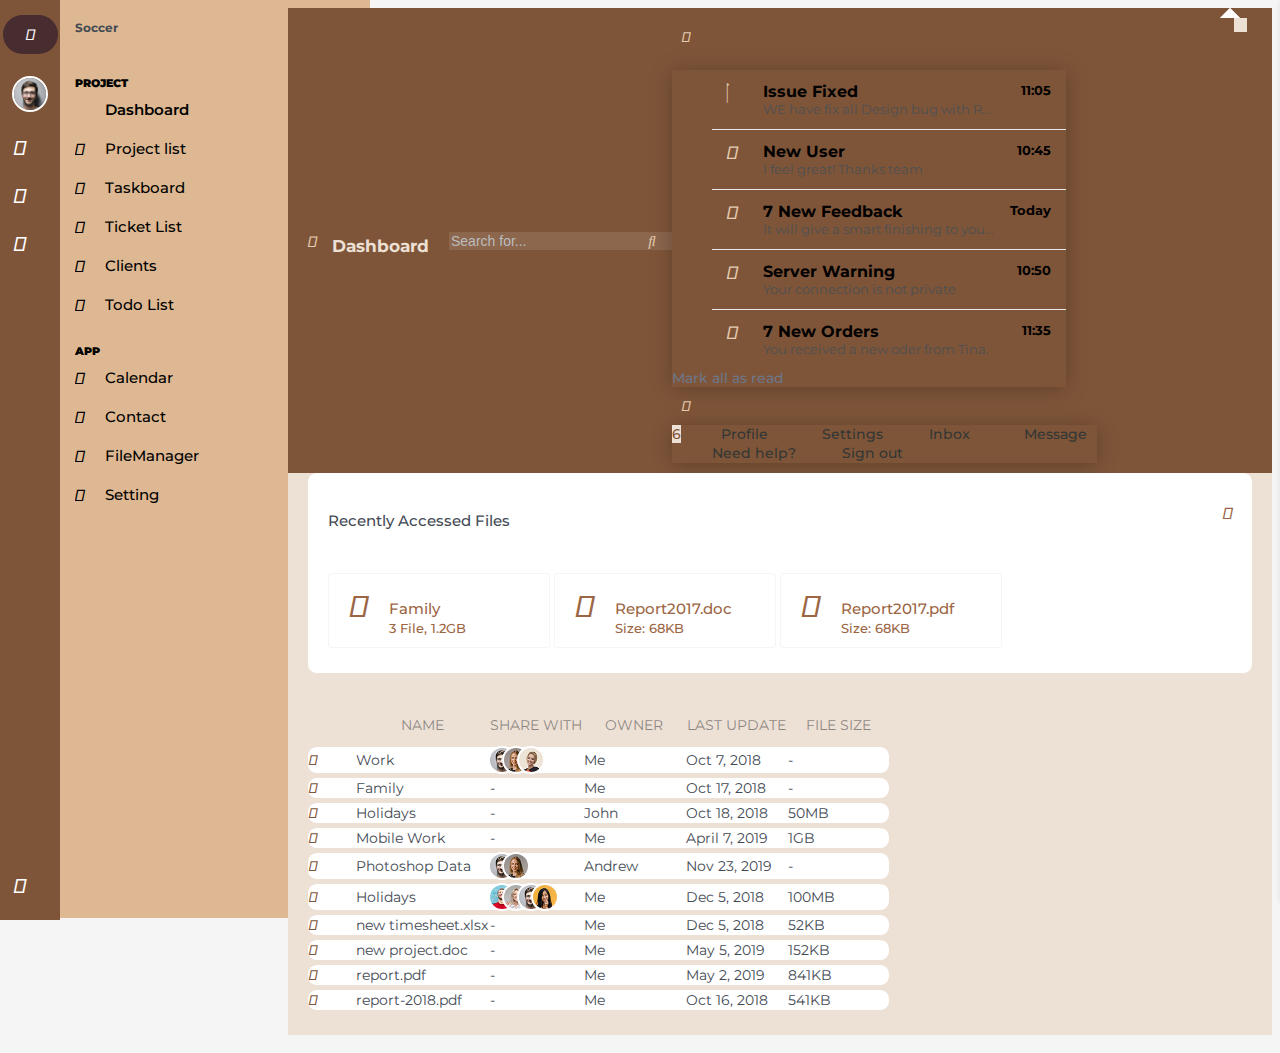
<file: app-filemanager.html>
<!doctype html>
<html lang="en" dir="ltr">

<!-- soccer/project/app-filemanager.html  07 Jan 2020 03:40:36 GMT -->

<head>
    <meta charset="UTF-8">
    <meta name="viewport"
        content="width=device-width, user-scalable=no, initial-scale=1.0, maximum-scale=1.0, minimum-scale=1.0">
    <meta http-equiv="X-UA-Compatible" content="ie=edge">

    <link rel="icon" href="favicon.ico" type="image/x-icon" />

    <title>:: Soccer :: App Filemanager</title>

    <!-- Bootstrap Core and vandor -->
    <!-- <link rel="stylesheet" href="assets/plugins/bootstrap/css/bootstrap.min.css" /> -->
    <link href="https://cdn.jsdelivr.net/npm/bootstrap@5.1.3/dist/css/bootstrap.min.css" rel="stylesheet"
        integrity="sha384-1BmE4kWBq78iYhFldvKuhfTAU6auU8tT94WrHftjDbrCEXSU1oBoqyl2QvZ6jIW3" crossorigin="anonymous">
    <!--  Font Awesome -->
    <link rel="stylesheet" href="https://use.fontawesome.com/releases/v5.15.4/css/all.css"
        integrity="sha384-DyZ88mC6Up2uqS4h/KRgHuoeGwBcD4Ng9SiP4dIRy0EXTlnuz47vAwmeGwVChigm" crossorigin="anonymous">

    <!-- Core css -->
    <link rel="stylesheet" href="assets/css/main.css" />
    <link rel="stylesheet" href="assets/css/theme1.css" />
</head>

<body class="font-montserrat">
    <!-- Page Loader -->
    <div class="page-loader-wrapper">
        <div class="loader">
        </div>
    </div>
    <!-- Overlay For Sidebars -->

    <div id="main_content">

        <div id="header_top" class="header_top">
            <div class="container">
                <div class="hleft">
                    <a class="header-brand" href="index.html"><i class="fas   fa-soccer-ball-o brand-logo"></i></a>
                    <div class="dropdown">
                        <a href="javascript:void(0)" class="nav-link user_btn"><img class="avatar"
                                src="assets/images/user.png" alt="" data-toggle="tooltip" data-placement="right"
                                title="User Menu" /></a>

                        <a href="app-calendar.html" class="nav-link icon app_inbox xs-hide"><i
                                class="fas fa-calendar"></i></a>
                        <a href="app-contact.html" class="nav-link icon xs-hide"><i class="far fa-id-card"></i></a>

                        <a href="app-filemanager.html" class="nav-link icon app_file xs-hide"><i
                                class="far fa-folder"></i></a>
                        <!-- <a href="javascript:void(0)" class="nav-link icon theme_btn xs-hide"><i
                                class="fas fa-paint-brush" data-toggle="tooltip" data-placement="right"
                                title="Themes"></i></a> -->
                    </div>
                </div>
                <div class="hright">
                    <div class="dropdown">
                        <!-- <a href="javascript:void(0)" class="nav-link icon settingbar"><i class="fas   fa-gear fa-spin"
                                data-toggle="tooltip" data-placement="right" title="Settings"></i></a> -->
                        <a href="javascript:void(0)" class="nav-link icon menu_toggle"><i
                                class="fas  fa-align-left"></i></a>
                    </div>
                </div>
            </div>
        </div>

        <div id="rightsidebar" class="right_sidebar">
            <a href="javascript:void(0)" class="p-3 settingbar float-right"><i class="fas   fa-close"></i></a>
            <div class="p-4">
                <div class="mb-4">
                    <h6 class="font-14 font-weight-bold text-muted">Font Style</h6>
                    <div class="custom-controls-stacked font_setting">
                        <label class="custom-control custom-radio custom-control-inline">
                            <input type="radio" class="custom-control-input" name="font" value="font-opensans">
                            <span class="custom-control-label">Open Sans Font</span>
                        </label>
                        <label class="custom-control custom-radio custom-control-inline">
                            <input type="radio" class="custom-control-input" name="font" value="font-montserrat"
                                checked="">
                            <span class="custom-control-label">Montserrat Google Font</span>
                        </label>
                        <label class="custom-control custom-radio custom-control-inline">
                            <input type="radio" class="custom-control-input" name="font" value="font-roboto">
                            <span class="custom-control-label">Robot Google Font</span>
                        </label>
                    </div>
                </div>
                <hr>
                <div class="mb-4">
                    <h6 class="font-14 font-weight-bold text-muted">Dropdown Menu Icon</h6>
                    <div class="custom-controls-stacked arrow_option">
                        <label class="custom-control custom-radio custom-control-inline">
                            <input type="radio" class="custom-control-input" name="marrow" value="arrow-a">
                            <span class="custom-control-label">A</span>
                        </label>
                        <label class="custom-control custom-radio custom-control-inline">
                            <input type="radio" class="custom-control-input" name="marrow" value="arrow-b">
                            <span class="custom-control-label">B</span>
                        </label>
                        <label class="custom-control custom-radio custom-control-inline">
                            <input type="radio" class="custom-control-input" name="marrow" value="arrow-c" checked="">
                            <span class="custom-control-label">C</span>
                        </label>
                    </div>
                    <h6 class="font-14 font-weight-bold mt-4 text-muted">SubMenu List Icon</h6>
                    <div class="custom-controls-stacked list_option">
                        <label class="custom-control custom-radio custom-control-inline">
                            <input type="radio" class="custom-control-input" name="listicon" value="list-a" checked="">
                            <span class="custom-control-label">A</span>
                        </label>
                        <label class="custom-control custom-radio custom-control-inline">
                            <input type="radio" class="custom-control-input" name="listicon" value="list-b">
                            <span class="custom-control-label">B</span>
                        </label>
                        <label class="custom-control custom-radio custom-control-inline">
                            <input type="radio" class="custom-control-input" name="listicon" value="list-c">
                            <span class="custom-control-label">C</span>
                        </label>
                    </div>
                </div>
                <hr>
                <div>
                    <h6 class="font-14 font-weight-bold mt-4 text-muted">General Settings</h6>
                    <ul class="setting-list list-unstyled mt-1 setting_switch">
                        <li>
                            <label class="custom-switch">
                                <span class="custom-switch-description">Night Mode</span>
                                <input type="checkbox" name="custom-switch-checkbox"
                                    class="custom-switch-input btn-darkmode">
                                <span class="custom-switch-indicator"></span>
                            </label>
                        </li>
                        <li>
                            <label class="custom-switch">
                                <span class="custom-switch-description">Fix Navbar top</span>
                                <input type="checkbox" name="custom-switch-checkbox"
                                    class="custom-switch-input btn-fixnavbar">
                                <span class="custom-switch-indicator"></span>
                            </label>
                        </li>
                        <li>
                            <label class="custom-switch">
                                <span class="custom-switch-description">Header Dark</span>
                                <input type="checkbox" name="custom-switch-checkbox"
                                    class="custom-switch-input btn-pageheader" checked="">
                                <span class="custom-switch-indicator"></span>
                            </label>
                        </li>
                        <li>
                            <label class="custom-switch">
                                <span class="custom-switch-description">Min Sidebar Dark</span>
                                <input type="checkbox" name="custom-switch-checkbox"
                                    class="custom-switch-input btn-min_sidebar">
                                <span class="custom-switch-indicator"></span>
                            </label>
                        </li>
                        <li>
                            <label class="custom-switch">
                                <span class="custom-switch-description">Sidebar Dark</span>
                                <input type="checkbox" name="custom-switch-checkbox"
                                    class="custom-switch-input btn-sidebar">
                                <span class="custom-switch-indicator"></span>
                            </label>
                        </li>
                        <li>
                            <label class="custom-switch">
                                <span class="custom-switch-description">Icon Color</span>
                                <input type="checkbox" name="custom-switch-checkbox"
                                    class="custom-switch-input btn-iconcolor">
                                <span class="custom-switch-indicator"></span>
                            </label>
                        </li>
                        <li>
                            <label class="custom-switch">
                                <span class="custom-switch-description">Gradient Color</span>
                                <input type="checkbox" name="custom-switch-checkbox"
                                    class="custom-switch-input btn-gradient">
                                <span class="custom-switch-indicator"></span>
                            </label>
                        </li>
                        <li>
                            <label class="custom-switch">
                                <span class="custom-switch-description">Box Shadow</span>
                                <input type="checkbox" name="custom-switch-checkbox"
                                    class="custom-switch-input btn-boxshadow">
                                <span class="custom-switch-indicator"></span>
                            </label>
                        </li>
                        <li>
                            <label class="custom-switch">
                                <span class="custom-switch-description">RTL Support</span>
                                <input type="checkbox" name="custom-switch-checkbox"
                                    class="custom-switch-input btn-rtl">
                                <span class="custom-switch-indicator"></span>
                            </label>
                        </li>
                        <li>
                            <label class="custom-switch">
                                <span class="custom-switch-description">Box Layout</span>
                                <input type="checkbox" name="custom-switch-checkbox"
                                    class="custom-switch-input btn-boxlayout">
                                <span class="custom-switch-indicator"></span>
                            </label>
                        </li>
                    </ul>
                </div>
                <hr>
                <div class="form-group">
                    <label class="d-block">Storage <span class="float-right">77%</span></label>
                    <div class="progress progress-sm">
                        <div class="progress-bar" role="progressbar" aria-valuenow="77" aria-valuemin="0"
                            aria-valuemax="100" style="width: 77%;"></div>
                    </div>
                    <button type="button" class="btn btn-primary btn-block mt-3">Upgrade Storage</button>
                </div>
            </div>
        </div>

        <div class="theme_div">
            <div class="card">
                <div class="card-body">
                    <ul class="list-group list-unstyled">
                        <li class="list-group-item mb-2">
                            <p>Default Theme</p>
                            <a href="index.html"><img src="assets/images/themes/default.png" class="img-fluid" /></a>
                        </li>
                        <li class="list-group-item mb-2">
                            <p>Night Mode Theme</p>
                            <a href="project-dark/index.html"><img src="assets/images/themes/dark.png"
                                    class="img-fluid" /></a>
                        </li>
                        <li class="list-group-item mb-2">
                            <p>RTL Version</p>
                            <a href="project-rtl/index.html"><img src="assets/images/themes/rtl.png"
                                    class="img-fluid" /></a>
                        </li>
                    </ul>
                </div>
            </div>
        </div>

        <div class="user_div">
            <h5 class="brand-name mb-4">Soccer<a href="javascript:void(0)" class="user_btn"><i
                        class="fas fa-sign-out-alt"></i></a></h5>
            <div class="card-body">
                <a href="page-profile.html"><img class="card-profile-img" src="assets/images/sm/avatar1.jpg" alt=""></a>
                <h6 class="mb-0">Peter Richards</h6>
                <span>peter.richard@gmail.com</span>
                <div class="d-flex align-items-baseline mt-3">
                    <h3 class="mb-0 mr-2">9.8</h3>
                    <p class="mb-0"><span class="text-success">1.6% <i class="fa  fa-arrow-up"></i></span></p>
                </div>
                <div class="progress progress-xs">
                    <div class="progress-bar" role="progressbar" style="width: 15%" aria-valuenow="15" aria-valuemin="0"
                        aria-valuemax="100"></div>
                    <div class="progress-bar bg-info" role="progressbar" style="width: 20%" aria-valuenow="20"
                        aria-valuemin="0" aria-valuemax="100"></div>
                    <div class="progress-bar bg-success" role="progressbar" style="width: 30%" aria-valuenow="30"
                        aria-valuemin="0" aria-valuemax="100"></div>
                    <div class="progress-bar bg-orange" role="progressbar" style="width: 5%" aria-valuenow="20"
                        aria-valuemin="0" aria-valuemax="100"></div>
                    <div class="progress-bar bg-indigo" role="progressbar" style="width: 13%" aria-valuenow="20"
                        aria-valuemin="0" aria-valuemax="100"></div>
                </div>
                <h6 class="text-uppercase font-10 mt-1">Performance Score</h6>
                <hr>
                <p>Activity</p>
                <ul class="new_timeline">
                    <li>
                        <div class="bullet pink"></div>
                        <div class="time">11:00am</div>
                        <div class="desc">
                            <h3>Attendance</h3>
                            <h4>Computer Class</h4>
                        </div>
                    </li>
                    <li>
                        <div class="bullet pink"></div>
                        <div class="time">11:30am</div>
                        <div class="desc">
                            <h3>Added an interest</h3>
                            <h4>“Volunteer Activities”</h4>
                        </div>
                    </li>
                    <li>
                        <div class="bullet green"></div>
                        <div class="time">12:00pm</div>
                        <div class="desc">
                            <h3>Developer Team</h3>
                            <h4>Hangouts</h4>
                            <ul class="list-unstyled team-info margin-0 p-t-5">
                                <li><img src="assets/images/xs/avatar1.jpg" alt="Avatar"></li>
                                <li><img src="assets/images/xs/avatar2.jpg" alt="Avatar"></li>
                                <li><img src="assets/images/xs/avatar3.jpg" alt="Avatar"></li>
                                <li><img src="assets/images/xs/avatar4.jpg" alt="Avatar"></li>
                            </ul>
                        </div>
                    </li>
                    <li>
                        <div class="bullet green"></div>
                        <div class="time">2:00pm</div>
                        <div class="desc">
                            <h3>Responded to need</h3>
                            <a href="javascript:void(0)">“In-Kind Opportunity”</a>
                        </div>
                    </li>
                    <li>
                        <div class="bullet orange"></div>
                        <div class="time">1:30pm</div>
                        <div class="desc">
                            <h3>Lunch Break</h3>
                        </div>
                    </li>
                    <li>
                        <div class="bullet green"></div>
                        <div class="time">2:38pm</div>
                        <div class="desc">
                            <h3>Finish</h3>
                            <h4>Go to Home</h4>
                        </div>
                    </li>
                </ul>
            </div>
        </div>

        <div id="left-sidebar" class="sidebar ">
            <h5 class="brand-name">Soccer
                <a href="javascript:void(0)" class="menu_option float-right">
                    <span class="d-flex justify-content-end">
                        <i class=" fas fa-th-large font-16" data-toggle="tooltip" data-placement="left"
                            title="Grid & List Toggle"></i>
                    </span>
                </a>
            </h5>
            <nav id="left-sidebar-nav" class="sidebar-nav">
                <ul class="metismenu">
                    <li class="g_heading">Project</li>
                    <li class="active"><a href="index.html"><i
                                class="fas fa-tachometer-alt"></i><span>Dashboard</span></a>
                    </li>
                    <li><a href="project-list.html"><i class="fas   fa-list-ol"></i><span>Project list</span></a></li>
                    <li><a href="project-taskboard.html"><i
                                class="fas fa-calendar-check-o"></i><span>Taskboard</span></a></li>
                    <li><a href="project-ticket.html"><i class="fas fa-list-ul"></i><span>Ticket List</span></a></li>

                    <li><a href="project-clients.html"><i class="fas   fa-user"></i><span>Clients</span></a></li>
                    <li><a href="project-todo.html"><i class="fas fa-check-square "></i><span>Todo List</span></a>
                    </li>
                    <li class="g_heading">App</li>
                    <li><a href="app-calendar.html"><i class="fas   fa-calendar"></i><span>Calendar</span></a></li>
                    <li><a href="app-contact.html"><i class="fas   fa-address-book"></i><span>Contact</span></a></li>
                    <li><a href="app-filemanager.html"><i class="fas   fa-folder"></i><span>FileManager</span></a></li>
                    <li><a href="app-setting.html"><i class="fas   fa-gear"></i><span>Setting</span></a></li>
                </ul>
            </nav>
        </div>
        <div class="page">
            <div id="page_top" class="section-body  top_dark">
                <div class="container-fluid">
                    <div class="page-header">
                        <div class="left">
                            <a href="javascript:void(0)" class="icon menu_toggle mr-3"><i
                                    class="fas fa-align-left"></i></a>
                            <h1 class="page-title">Dashboard</h1>
                        </div>
                        <div class="right">
                            <div class="input-icon xs-hide mr-4">
                                <input type="text" class="form-control" placeholder="Search for...">
                                <span class="input-icon-addon"><i class="fas fa-search"></i></span>
                            </div>
                            <div class="notification d-flex">

                                <div class="dropdown d-flex">
                                    <a class="nav-link icon d-none d-md-flex btn btn-default btn-icon ml-2"
                                        data-toggle="dropdown"><i class="fas fa-bell"></i><span
                                            class="badge badge-primary nav-unread"></span></a>
                                    <div class="dropdown-menu dropdown-menu-right dropdown-menu-arrow">
                                        <ul class="list-unstyled feeds_widget">
                                            <li>
                                                <div class="feeds-left"><i class="fas   fa-check"></i></div>
                                                <div class="feeds-body">
                                                    <h4 class="title ">Issue Fixed <small
                                                            class="float-right text-muted">11:05</small></h4>
                                                    <small>WE have fix all Design bug with Responsive</small>
                                                </div>
                                            </li>
                                            <li>
                                                <div class="feeds-left"><i class="fas   fa-user"></i></div>
                                                <div class="feeds-body">
                                                    <h4 class="title">New User <small
                                                            class="float-right text-muted">10:45</small>
                                                    </h4>
                                                    <small>I feel great! Thanks team</small>
                                                </div>
                                            </li>
                                            <li>
                                                <div class="feeds-left"><i class="fas   fa-thumbs-o-up"></i></div>
                                                <div class="feeds-body">
                                                    <h4 class="title">7 New Feedback <small
                                                            class="float-right text-muted">Today</small></h4>
                                                    <small>It will give a smart finishing to your site</small>
                                                </div>
                                            </li>
                                            <li>
                                                <div class="feeds-left"><i class="fas   fa-question-circle"></i></div>
                                                <div class="feeds-body">
                                                    <h4 class="title">Server Warning <small
                                                            class="float-right text-muted">10:50</small></h4>
                                                    <small>Your connection is not private</small>
                                                </div>
                                            </li>
                                            <li>
                                                <div class="feeds-left"><i class="fas   fa-shopping-cart"></i></div>
                                                <div class="feeds-body">
                                                    <h4 class="title">7 New Orders <small
                                                            class="float-right text-muted">11:35</small></h4>
                                                    <small>You received a new oder from Tina.</small>
                                                </div>
                                            </li>
                                        </ul>
                                        <div class="dropdown-divider"></div>
                                        <a href="javascript:void(0)"
                                            class="dropdown-item text-center text-muted-dark readall">Mark
                                            all as
                                            read</a>
                                    </div>
                                </div>
                                <div id="user_option" class="dropdown d-flex">
                                    <a class="nav-link icon d-none d-md-flex btn btn-default btn-icon ml-2"
                                        data-toggle="dropdown"><i class="fas   fa-user"></i></a>
                                    <div class="dropdown-menu dropdown-menu-right dropdown-menu-arrow">
                                        <a class="dropdown-item" href="#"><i class="dropdown-icon far fa-user"></i>
                                            Profile</a>
                                        <a class="dropdown-item" href="#"><i class="dropdown-icon fas fa-cog"></i>
                                            Settings</a>
                                        <a class="dropdown-item" href="javascript:void(0)"><span
                                                class="float-right"><span class="badge badge-primary">6</span></span><i
                                                class="dropdown-icon far fa-mail"></i> Inbox</a>
                                        <a class="dropdown-item" href="javascript:void(0)"><i
                                                class="dropdown-icon far fa-send"></i>
                                            Message</a>
                                        <div class="dropdown-divider"></div>
                                        <a class="dropdown-item" href="javascript:void(0)"><i
                                                class="dropdown-icon far fa-question-circle"></i> Need help?</a>
                                        <a class="dropdown-item" href="#"><i
                                                class="dropdown-icon fas fa-sign-out-alt"></i> Sign
                                            out</a>
                                    </div>
                                </div>
                            </div>
                        </div>
                    </div>
                </div>
            </div>
            <div class="section-body pt-3">
                <div class="container-fluid">
                    <div class="row clearfix">
                        <div class="col-lg-12">
                            <div class="card">
                                <div class="card-header">
                                    <h3 class="card-title">Recently Accessed Files</h3>
                                    <div class="card-options">
                                        <a href="javascript:void(0)"><i class="fas fa-plus" data-toggle="tooltip"
                                                data-placement="right" title="Upload New"></i></a>
                                    </div>
                                </div>
                                <div class="card-body">
                                    <div class="file_folder">
                                        <a href="javascript:void(0);">
                                            <div class="icon">
                                                <i class="fas fa-folder"></i>
                                            </div>
                                            <div class="file-name">
                                                <p class="mb-0 text-muted">Family</p>
                                                <small>3 File, 1.2GB</small>
                                            </div>
                                        </a>
                                        <a href="javascript:void(0);">
                                            <div class="icon">
                                                <i class="far fa-file-word-o"></i>
                                            </div>
                                            <div class="file-name">
                                                <p class="mb-0 text-muted">Report2017.doc</p>
                                                <small>Size: 68KB</small>
                                            </div>
                                        </a>
                                        <a href="javascript:void(0);">
                                            <div class="icon">
                                                <i class="far fa-file-pdf-o"></i>
                                            </div>
                                            <div class="file-name">
                                                <p class="mb-0 text-muted">Report2017.pdf</p>
                                                <small>Size: 68KB</small>
                                            </div>
                                        </a>
                                    </div>
                                </div>
                            </div>
                            <div class="card bg-none b-none">
                                <div class="card-body pt-0">
                                    <div class="table-responsive">
                                        <table
                                            class="table table-hover table-vcenter table_custom text-nowrap spacing5 text-nowrap mb-0">
                                            <thead>
                                                <tr>
                                                    <th></th>
                                                    <th>Name</th>
                                                    <th>Share With</th>
                                                    <th>Owner</th>
                                                    <th>Last Update</th>
                                                    <th>File Size</th>
                                                </tr>
                                            </thead>
                                            <tbody>
                                                <tr>
                                                    <td class="width45">
                                                        <i class="fas fa-folder"></i>
                                                    </td>
                                                    <td>
                                                        <span class="folder-name">Work</span>
                                                    </td>
                                                    <td>
                                                        <div class="avatar-list avatar-list-stacked">
                                                            <img class="avatar avatar-sm"
                                                                src="assets/images/xs/avatar1.jpg" data-toggle="tooltip"
                                                                title="Avatar" />
                                                            <img class="avatar avatar-sm"
                                                                src="assets/images/xs/avatar2.jpg" data-toggle="tooltip"
                                                                title="Avatar" />
                                                            <img class="avatar avatar-sm"
                                                                src="assets/images/xs/avatar3.jpg" data-toggle="tooltip"
                                                                title="Avatar" />
                                                        </div>
                                                    </td>
                                                    <td class="width100">
                                                        <span>Me</span>
                                                    </td>
                                                    <td class="width100">
                                                        <span>Oct 7, 2018</span>
                                                    </td>
                                                    <td class="width100 text-center">
                                                        <span class="size"> - </span>
                                                    </td>
                                                </tr>
                                                <tr>
                                                    <td class="width45">
                                                        <i class="fas fa-folder"></i>
                                                    </td>
                                                    <td>
                                                        <span class="folder-name">Family</span>
                                                    </td>
                                                    <td>
                                                        -
                                                    </td>
                                                    <td class="width100">
                                                        <span>Me</span>
                                                    </td>
                                                    <td class="width100">
                                                        <span>Oct 17, 2018</span>
                                                    </td>
                                                    <td class="width100 text-center">
                                                        <span class="size"> - </span>
                                                    </td>
                                                </tr>
                                                <tr>
                                                    <td class="width45">
                                                        <i class="fas fa-folder"></i>
                                                    </td>
                                                    <td>
                                                        <span class="folder-name">Holidays</span>
                                                    </td>
                                                    <td>
                                                        -
                                                    </td>
                                                    <td class="width100">
                                                        <span>John</span>
                                                    </td>
                                                    <td class="width100">
                                                        <span>Oct 18, 2018</span>
                                                    </td>
                                                    <td class="width100 text-center">
                                                        <span class="size"> 50MB </span>
                                                    </td>
                                                </tr>
                                                <tr>
                                                    <td class="width45">
                                                        <i class="fas fa-folder"></i>
                                                    </td>
                                                    <td>
                                                        <span class="folder-name">Mobile Work </span>
                                                    </td>
                                                    <td>
                                                        -
                                                    </td>
                                                    <td class="width100">
                                                        <span>Me</span>
                                                    </td>
                                                    <td class="width100">
                                                        <span>April 7, 2019</span>
                                                    </td>
                                                    <td class="width100 text-center">
                                                        <span class="size"> 1GB </span>
                                                    </td>
                                                </tr>
                                                <tr>
                                                    <td class="width45">
                                                        <i class="fas fa-folder"></i>
                                                    </td>
                                                    <td>
                                                        <span class="folder-name">Photoshop Data</span>
                                                    </td>
                                                    <td>
                                                        <div class="avatar-list avatar-list-stacked">
                                                            <img class="avatar avatar-sm"
                                                                src="assets/images/xs/avatar1.jpg" data-toggle="tooltip"
                                                                title="Avatar" />
                                                            <img class="avatar avatar-sm"
                                                                src="assets/images/xs/avatar2.jpg" data-toggle="tooltip"
                                                                title="Avatar" />
                                                        </div>
                                                    </td>
                                                    <td class="width100">
                                                        <span>Andrew</span>
                                                    </td>
                                                    <td class="width100">
                                                        <span>Nov 23, 2019</span>
                                                    </td>
                                                    <td class="width100 text-center">
                                                        <span class="size"> - </span>
                                                    </td>
                                                </tr>
                                                <tr>
                                                    <td class="width45">
                                                        <i class="fas fa-folder"></i>
                                                    </td>
                                                    <td>
                                                        <span class="folder-name">Holidays</span>
                                                    </td>
                                                    <td>
                                                        <div class="avatar-list avatar-list-stacked">
                                                            <img class="avatar avatar-sm"
                                                                src="assets/images/xs/avatar5.jpg" data-toggle="tooltip"
                                                                title="Avatar" />
                                                            <img class="avatar avatar-sm"
                                                                src="assets/images/xs/avatar6.jpg" data-toggle="tooltip"
                                                                title="Avatar" />
                                                            <img class="avatar avatar-sm"
                                                                src="assets/images/xs/avatar1.jpg" data-toggle="tooltip"
                                                                title="Avatar" />
                                                            <img class="avatar avatar-sm"
                                                                src="assets/images/xs/avatar4.jpg" data-toggle="tooltip"
                                                                title="Avatar" />
                                                        </div>
                                                    </td>
                                                    <td class="width100">
                                                        <span>Me</span>
                                                    </td>
                                                    <td class="width100">
                                                        <span>Dec 5, 2018</span>
                                                    </td>
                                                    <td class="width100 text-center">
                                                        <span class="size"> 100MB </span>
                                                    </td>
                                                </tr>
                                                <tr>
                                                    <td class="width45">
                                                        <i class="far fa-file-excel-o"></i>
                                                    </td>
                                                    <td>
                                                        <span class="folder-name">new timesheet.xlsx</span>
                                                    </td>
                                                    <td>
                                                        -
                                                    </td>
                                                    <td class="width100">
                                                        <span>Me</span>
                                                    </td>
                                                    <td class="width100">
                                                        <span>Dec 5, 2018</span>
                                                    </td>
                                                    <td class="width100 text-center">
                                                        <span class="size"> 52KB </span>
                                                    </td>
                                                </tr>
                                                <tr>
                                                    <td class="width45">
                                                        <i class="far fa-file-word-o"></i>
                                                    </td>
                                                    <td>
                                                        <span class="folder-name">new project.doc</span>
                                                    </td>
                                                    <td>
                                                        -
                                                    </td>
                                                    <td class="width100">
                                                        <span>Me</span>
                                                    </td>
                                                    <td class="width100">
                                                        <span>May 5, 2019</span>
                                                    </td>
                                                    <td class="width100 text-center">
                                                        <span class="size"> 152KB </span>
                                                    </td>
                                                </tr>
                                                <tr>
                                                    <td class="width45">
                                                        <i class="far fa-file-pdf-o"></i>
                                                    </td>
                                                    <td>
                                                        <span class="folder-name">report.pdf</span>
                                                    </td>
                                                    <td>
                                                        -
                                                    </td>
                                                    <td class="width100">
                                                        <span>Me</span>
                                                    </td>
                                                    <td class="width100">
                                                        <span>May 2, 2019</span>
                                                    </td>
                                                    <td class="width100 text-center">
                                                        <span class="size"> 841KB </span>
                                                    </td>
                                                </tr>
                                                <tr>
                                                    <td class="width45">
                                                        <i class="far fa-file-pdf-o"></i>
                                                    </td>
                                                    <td>
                                                        <span class="folder-name">report-2018.pdf</span>
                                                    </td>
                                                    <td>
                                                        -
                                                    </td>
                                                    <td class="width100">
                                                        <span>Me</span>
                                                    </td>
                                                    <td class="width100">
                                                        <span>Oct 16, 2018</span>
                                                    </td>
                                                    <td class="width100 text-center">
                                                        <span class="size"> 541KB </span>
                                                    </td>
                                                </tr>
                                            </tbody>
                                        </table>
                                    </div>
                                </div>
                            </div>
                        </div>
                    </div>
                </div>
            </div>
        </div>
    </div>

    <script src="assets/bundles/lib.vendor.bundle.js"></script>

    <script src="assets/js/core.js"></script>
</body>

<!-- soccer/project/app-filemanager.html  07 Jan 2020 03:40:36 GMT -->

</html>
</file>
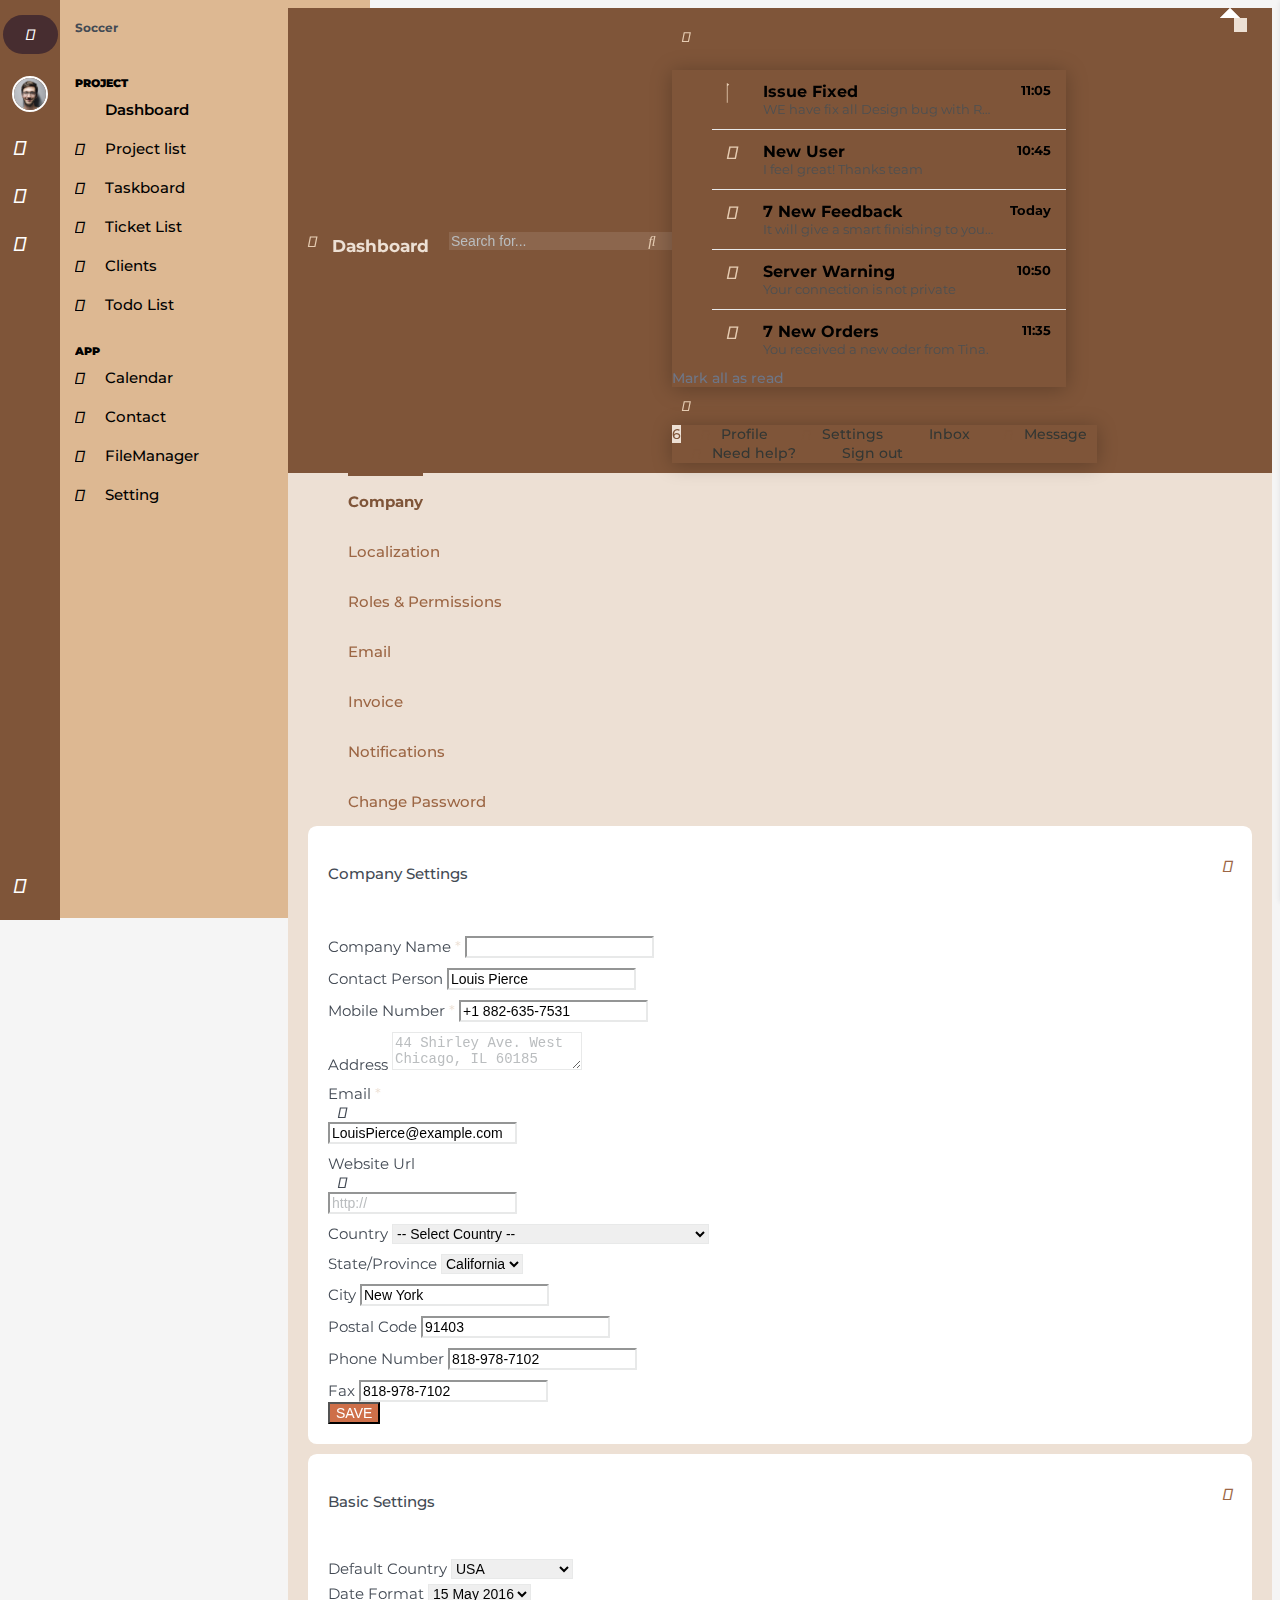
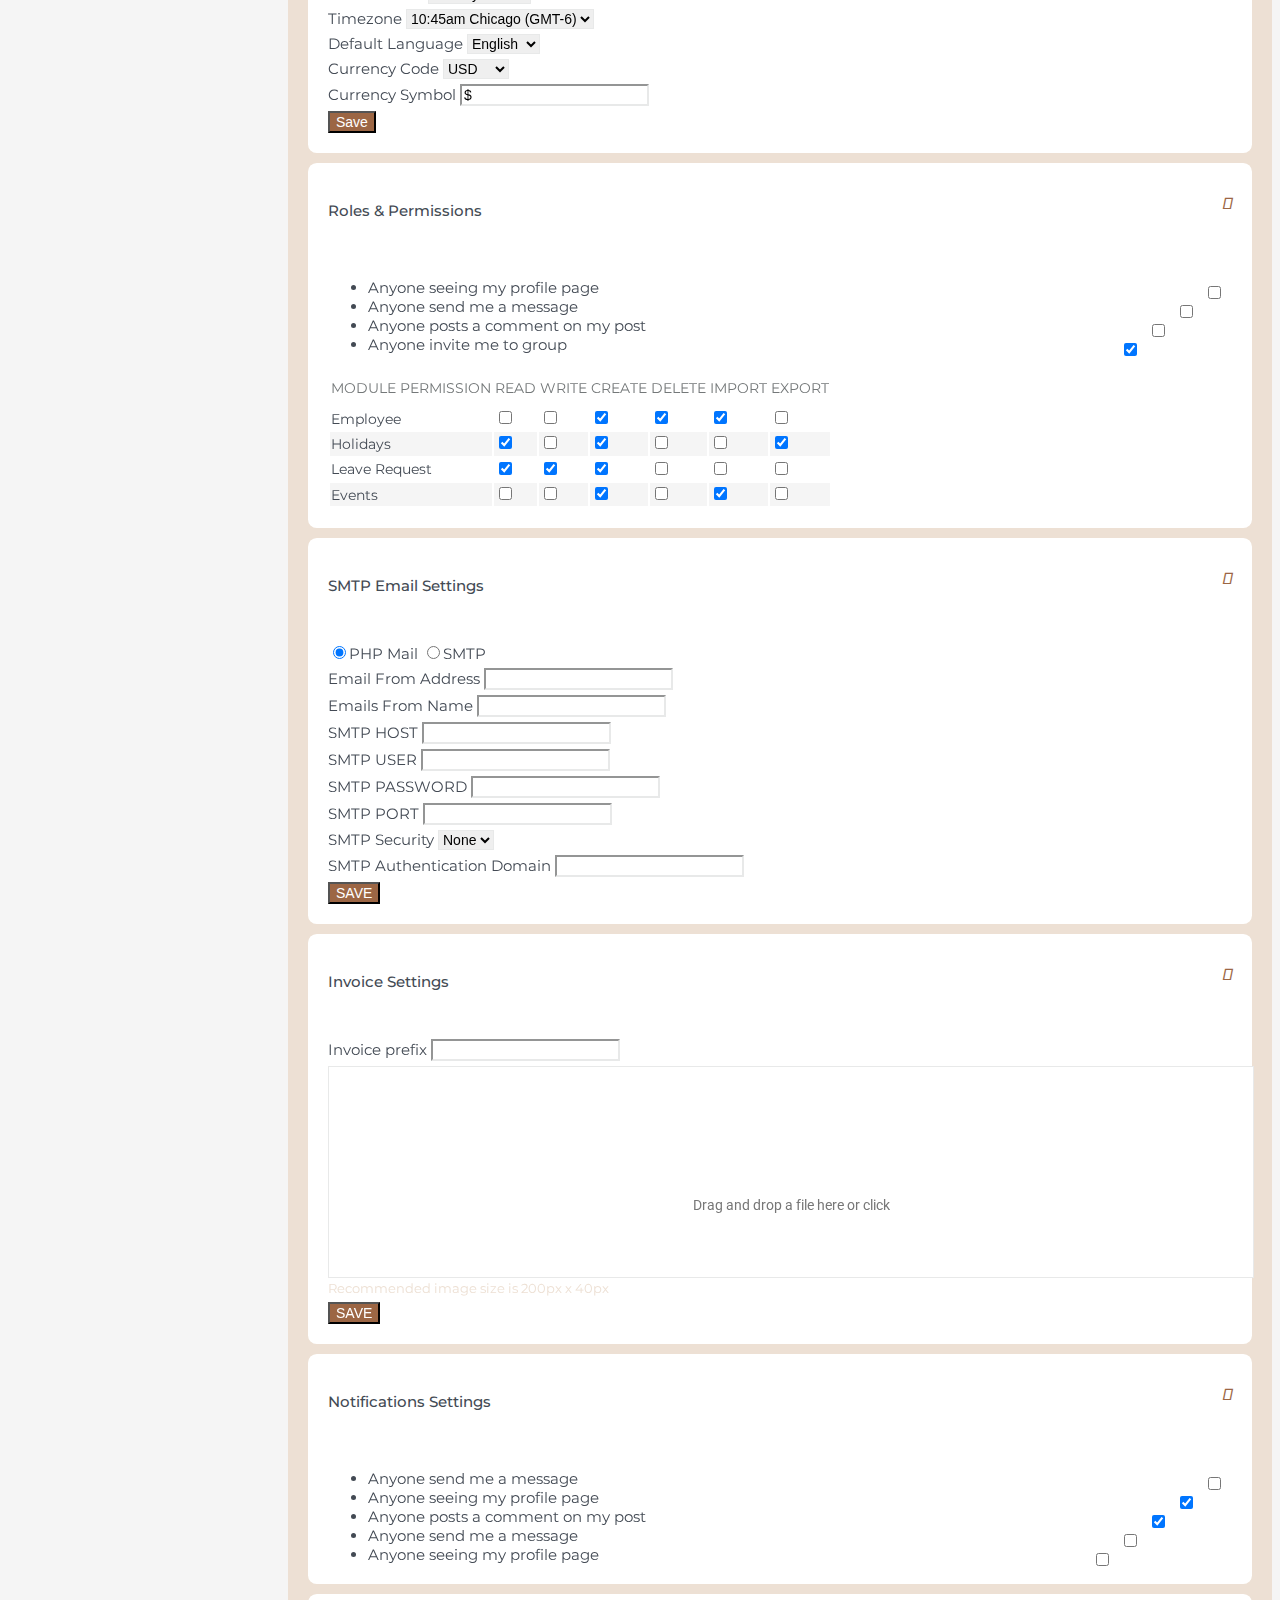
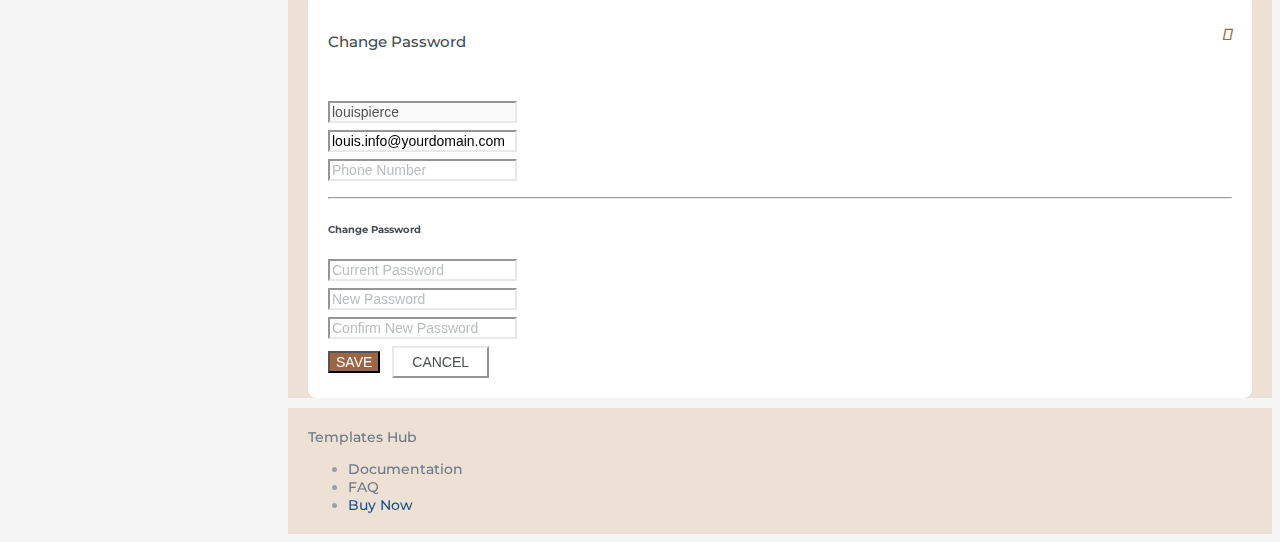
<file: app-setting.html>
<!doctype html>
<html lang="en" dir="ltr">

<!-- soccer/project/app-setting.html  07 Jan 2020 03:41:29 GMT -->

<head>
    <meta charset="UTF-8">
    <meta name="viewport"
        content="width=device-width, user-scalable=no, initial-scale=1.0, maximum-scale=1.0, minimum-scale=1.0">
    <meta http-equiv="X-UA-Compatible" content="ie=edge">

    <link rel="icon" href="favicon.ico" type="image/x-icon" />

    <title>:: Soccer :: App Settings</title>

    <!-- Bootstrap Core and vandor -->
    <!-- <link rel="stylesheet" href="assets/plugins/bootstrap/css/bootstrap.min.css" /> -->
    <link href="https://cdn.jsdelivr.net/npm/bootstrap@5.1.3/dist/css/bootstrap.min.css" rel="stylesheet"
        integrity="sha384-1BmE4kWBq78iYhFldvKuhfTAU6auU8tT94WrHftjDbrCEXSU1oBoqyl2QvZ6jIW3" crossorigin="anonymous">
    <!--  Font Awesome -->
    <link rel="stylesheet" href="https://use.fontawesome.com/releases/v5.15.4/css/all.css"
        integrity="sha384-DyZ88mC6Up2uqS4h/KRgHuoeGwBcD4Ng9SiP4dIRy0EXTlnuz47vAwmeGwVChigm" crossorigin="anonymous">
    <link rel="stylesheet" href="assets/plugins/dropify/css/dropify.min.css">

    <!-- Core css -->
    <link rel="stylesheet" href="assets/css/main.css" />
    <link rel="stylesheet" href="assets/css/theme1.css" />
</head>

<body class="font-montserrat">
    <!-- Page Loader -->
    <div class="page-loader-wrapper">
        <div class="loader">
        </div>
    </div>
    <!-- Overlay For Sidebars -->

    <div id="main_content">

        <div id="header_top" class="header_top">
            <div class="container">
                <div class="hleft">
                    <a class="header-brand" href="index.html"><i class="fas   fa-soccer-ball-o brand-logo"></i></a>
                    <div class="dropdown">
                        <a href="javascript:void(0)" class="nav-link user_btn"><img class="avatar"
                                src="assets/images/user.png" alt="" data-toggle="tooltip" data-placement="right"
                                title="User Menu" /></a>

                        <a href="app-calendar.html" class="nav-link icon app_inbox xs-hide"><i
                                class="fas fa-calendar"></i></a>
                        <a href="app-contact.html" class="nav-link icon xs-hide"><i class="far fa-id-card"></i></a>

                        <a href="app-filemanager.html" class="nav-link icon app_file xs-hide"><i
                                class="far fa-folder"></i></a>
                        <!-- <a href="javascript:void(0)" class="nav-link icon theme_btn xs-hide"><i
                                class="fas fa-paint-brush" data-toggle="tooltip" data-placement="right"
                                title="Themes"></i></a> -->
                    </div>
                </div>
                <div class="hright">
                    <div class="dropdown">
                        <!-- <a href="javascript:void(0)" class="nav-link icon settingbar"><i class="fas   fa-gear fa-spin"
                                data-toggle="tooltip" data-placement="right" title="Settings"></i></a> -->
                        <a href="javascript:void(0)" class="nav-link icon menu_toggle"><i
                                class="fas  fa-align-left"></i></a>
                    </div>
                </div>
            </div>
        </div>

        <div id="rightsidebar" class="right_sidebar">
            <a href="javascript:void(0)" class="p-3 settingbar float-right"><i class="fas   fa-close"></i></a>
            <div class="p-4">
                <div class="mb-4">
                    <h6 class="font-14 font-weight-bold text-muted">Font Style</h6>
                    <div class="custom-controls-stacked font_setting">
                        <label class="custom-control custom-radio custom-control-inline">
                            <input type="radio" class="custom-control-input" name="font" value="font-opensans">
                            <span class="custom-control-label">Open Sans Font</span>
                        </label>
                        <label class="custom-control custom-radio custom-control-inline">
                            <input type="radio" class="custom-control-input" name="font" value="font-montserrat"
                                checked="">
                            <span class="custom-control-label">Montserrat Google Font</span>
                        </label>
                        <label class="custom-control custom-radio custom-control-inline">
                            <input type="radio" class="custom-control-input" name="font" value="font-roboto">
                            <span class="custom-control-label">Robot Google Font</span>
                        </label>
                    </div>
                </div>
                <hr>
                <div class="mb-4">
                    <h6 class="font-14 font-weight-bold text-muted">Dropdown Menu Icon</h6>
                    <div class="custom-controls-stacked arrow_option">
                        <label class="custom-control custom-radio custom-control-inline">
                            <input type="radio" class="custom-control-input" name="marrow" value="arrow-a">
                            <span class="custom-control-label">A</span>
                        </label>
                        <label class="custom-control custom-radio custom-control-inline">
                            <input type="radio" class="custom-control-input" name="marrow" value="arrow-b">
                            <span class="custom-control-label">B</span>
                        </label>
                        <label class="custom-control custom-radio custom-control-inline">
                            <input type="radio" class="custom-control-input" name="marrow" value="arrow-c" checked="">
                            <span class="custom-control-label">C</span>
                        </label>
                    </div>
                    <h6 class="font-14 font-weight-bold mt-4 text-muted">SubMenu List Icon</h6>
                    <div class="custom-controls-stacked list_option">
                        <label class="custom-control custom-radio custom-control-inline">
                            <input type="radio" class="custom-control-input" name="listicon" value="list-a" checked="">
                            <span class="custom-control-label">A</span>
                        </label>
                        <label class="custom-control custom-radio custom-control-inline">
                            <input type="radio" class="custom-control-input" name="listicon" value="list-b">
                            <span class="custom-control-label">B</span>
                        </label>
                        <label class="custom-control custom-radio custom-control-inline">
                            <input type="radio" class="custom-control-input" name="listicon" value="list-c">
                            <span class="custom-control-label">C</span>
                        </label>
                    </div>
                </div>
                <hr>
                <div>
                    <h6 class="font-14 font-weight-bold mt-4 text-muted">General Settings</h6>
                    <ul class="setting-list list-unstyled mt-1 setting_switch">
                        <li>
                            <label class="custom-switch">
                                <span class="custom-switch-description">Night Mode</span>
                                <input type="checkbox" name="custom-switch-checkbox"
                                    class="custom-switch-input btn-darkmode">
                                <span class="custom-switch-indicator"></span>
                            </label>
                        </li>
                        <li>
                            <label class="custom-switch">
                                <span class="custom-switch-description">Fix Navbar top</span>
                                <input type="checkbox" name="custom-switch-checkbox"
                                    class="custom-switch-input btn-fixnavbar">
                                <span class="custom-switch-indicator"></span>
                            </label>
                        </li>
                        <li>
                            <label class="custom-switch">
                                <span class="custom-switch-description">Header Dark</span>
                                <input type="checkbox" name="custom-switch-checkbox"
                                    class="custom-switch-input btn-pageheader" checked="">
                                <span class="custom-switch-indicator"></span>
                            </label>
                        </li>
                        <li>
                            <label class="custom-switch">
                                <span class="custom-switch-description">Min Sidebar Dark</span>
                                <input type="checkbox" name="custom-switch-checkbox"
                                    class="custom-switch-input btn-min_sidebar">
                                <span class="custom-switch-indicator"></span>
                            </label>
                        </li>
                        <li>
                            <label class="custom-switch">
                                <span class="custom-switch-description">Sidebar Dark</span>
                                <input type="checkbox" name="custom-switch-checkbox"
                                    class="custom-switch-input btn-sidebar">
                                <span class="custom-switch-indicator"></span>
                            </label>
                        </li>
                        <li>
                            <label class="custom-switch">
                                <span class="custom-switch-description">Icon Color</span>
                                <input type="checkbox" name="custom-switch-checkbox"
                                    class="custom-switch-input btn-iconcolor">
                                <span class="custom-switch-indicator"></span>
                            </label>
                        </li>
                        <li>
                            <label class="custom-switch">
                                <span class="custom-switch-description">Gradient Color</span>
                                <input type="checkbox" name="custom-switch-checkbox"
                                    class="custom-switch-input btn-gradient">
                                <span class="custom-switch-indicator"></span>
                            </label>
                        </li>
                        <li>
                            <label class="custom-switch">
                                <span class="custom-switch-description">Box Shadow</span>
                                <input type="checkbox" name="custom-switch-checkbox"
                                    class="custom-switch-input btn-boxshadow">
                                <span class="custom-switch-indicator"></span>
                            </label>
                        </li>
                        <li>
                            <label class="custom-switch">
                                <span class="custom-switch-description">RTL Support</span>
                                <input type="checkbox" name="custom-switch-checkbox"
                                    class="custom-switch-input btn-rtl">
                                <span class="custom-switch-indicator"></span>
                            </label>
                        </li>
                        <li>
                            <label class="custom-switch">
                                <span class="custom-switch-description">Box Layout</span>
                                <input type="checkbox" name="custom-switch-checkbox"
                                    class="custom-switch-input btn-boxlayout">
                                <span class="custom-switch-indicator"></span>
                            </label>
                        </li>
                    </ul>
                </div>
                <hr>
                <div class="form-group">
                    <label class="d-block">Storage <span class="float-right">77%</span></label>
                    <div class="progress progress-sm">
                        <div class="progress-bar" role="progressbar" aria-valuenow="77" aria-valuemin="0"
                            aria-valuemax="100" style="width: 77%;"></div>
                    </div>
                    <button type="button" class="btn btn-add btn-block mt-3">Upgrade Storage</button>
                </div>
            </div>
        </div>

        <div class="theme_div">
            <div class="card">
                <div class="card-body">
                    <ul class="list-group list-unstyled">
                        <li class="list-group-item mb-2">
                            <p>Default Theme</p>
                            <a href="index.html"><img src="assets/images/themes/default.png" class="img-fluid" /></a>
                        </li>
                        <li class="list-group-item mb-2">
                            <p>Night Mode Theme</p>
                            <a href="project-dark/index.html"><img src="assets/images/themes/dark.png"
                                    class="img-fluid" /></a>
                        </li>
                        <li class="list-group-item mb-2">
                            <p>RTL Version</p>
                            <a href="project-rtl/index.html"><img src="assets/images/themes/rtl.png"
                                    class="img-fluid" /></a>
                        </li>
                    </ul>
                </div>
            </div>
        </div>

        <div class="user_div">
            <h5 class="brand-name mb-4">Soccer<a href="javascript:void(0)" class="user_btn"><i
                        class="fas fa-sign-out-alt"></i></a></h5>
            <div class="card-body">
                <a href="page-profile.html"><img class="card-profile-img" src="assets/images/sm/avatar1.jpg" alt=""></a>
                <h6 class="mb-0">Peter Richards</h6>
                <span>peter.richard@gmail.com</span>
                <div class="d-flex align-items-baseline mt-3">
                    <h3 class="mb-0 me-2">9.8</h3>
                    <p class="mb-0"><span class="text-success">1.6% <i class="fa fa-arrow-up"></i></span></p>
                </div>
                <div class="progress progress-xs">
                    <div class="progress-bar" role="progressbar" style="width: 15%" aria-valuenow="15" aria-valuemin="0"
                        aria-valuemax="100"></div>
                    <div class="progress-bar bg-info" role="progressbar" style="width: 20%" aria-valuenow="20"
                        aria-valuemin="0" aria-valuemax="100"></div>
                    <div class="progress-bar bg-success" role="progressbar" style="width: 30%" aria-valuenow="30"
                        aria-valuemin="0" aria-valuemax="100"></div>
                    <div class="progress-bar bg-orange" role="progressbar" style="width: 5%" aria-valuenow="20"
                        aria-valuemin="0" aria-valuemax="100"></div>
                    <div class="progress-bar bg-indigo" role="progressbar" style="width: 13%" aria-valuenow="20"
                        aria-valuemin="0" aria-valuemax="100"></div>
                </div>
                <h6 class="text-uppercase font-10 mt-1">Performance Score</h6>
                <hr>
                <p>Activity</p>
                <ul class="new_timeline">
                    <li>
                        <div class="bullet pink"></div>
                        <div class="time">11:00am</div>
                        <div class="desc">
                            <h3>Attendance</h3>
                            <h4>Computer Class</h4>
                        </div>
                    </li>
                    <li>
                        <div class="bullet pink"></div>
                        <div class="time">11:30am</div>
                        <div class="desc">
                            <h3>Added an interest</h3>
                            <h4>“Volunteer Activities”</h4>
                        </div>
                    </li>
                    <li>
                        <div class="bullet green"></div>
                        <div class="time">12:00pm</div>
                        <div class="desc">
                            <h3>Developer Team</h3>
                            <h4>Hangouts</h4>
                            <ul class="list-unstyled team-info margin-0 p-t-5">
                                <li><img src="assets/images/xs/avatar1.jpg" alt="Avatar"></li>
                                <li><img src="assets/images/xs/avatar2.jpg" alt="Avatar"></li>
                                <li><img src="assets/images/xs/avatar3.jpg" alt="Avatar"></li>
                                <li><img src="assets/images/xs/avatar4.jpg" alt="Avatar"></li>
                            </ul>
                        </div>
                    </li>
                    <li>
                        <div class="bullet green"></div>
                        <div class="time">2:00pm</div>
                        <div class="desc">
                            <h3>Responded to need</h3>
                            <a href="javascript:void(0)">“In-Kind Opportunity”</a>
                        </div>
                    </li>
                    <li>
                        <div class="bullet orange"></div>
                        <div class="time">1:30pm</div>
                        <div class="desc">
                            <h3>Lunch Break</h3>
                        </div>
                    </li>
                    <li>
                        <div class="bullet green"></div>
                        <div class="time">2:38pm</div>
                        <div class="desc">
                            <h3>Finish</h3>
                            <h4>Go to Home</h4>
                        </div>
                    </li>
                </ul>
            </div>
        </div>

        <div id="left-sidebar" class="sidebar ">
            <h5 class="brand-name">Soccer
                <a href="javascript:void(0)" class="menu_option float-right">
                    <span class="d-flex justify-content-end">
                        <i class=" fas fa-th-large font-16" data-toggle="tooltip" data-placement="left"
                            title="Grid & List Toggle"></i>
                    </span>
                </a>
            </h5>
            <nav id="left-sidebar-nav" class="sidebar-nav">
                <ul class="metismenu">
                    <li class="g_heading">Project</li>
                    <li class="active"><a href="index.html"><i
                                class="fas fa-tachometer-alt"></i><span>Dashboard</span></a>
                    </li>
                    <li><a href="project-list.html"><i class="fas   fa-list-ol"></i><span>Project list</span></a></li>
                    <li><a href="project-taskboard.html"><i
                                class="fas fa-calendar-check-o"></i><span>Taskboard</span></a></li>
                    <li><a href="project-ticket.html"><i class="fas fa-list-ul"></i><span>Ticket List</span></a></li>

                    <li><a href="project-clients.html"><i class="fas   fa-user"></i><span>Clients</span></a></li>
                    <li><a href="project-todo.html"><i class="fas fa-check-square "></i><span>Todo List</span></a>
                    </li>
                    <li class="g_heading">App</li>
                    <li><a href="app-calendar.html"><i class="fas   fa-calendar"></i><span>Calendar</span></a></li>
                    <li><a href="app-contact.html"><i class="fas   fa-address-book"></i><span>Contact</span></a></li>
                    <li><a href="app-filemanager.html"><i class="fas   fa-folder"></i><span>FileManager</span></a></li>
                    <li><a href="app-setting.html"><i class="fas   fa-gear"></i><span>Setting</span></a></li>
                </ul>
            </nav>
        </div>

        <div class="page">
            <div id="page_top" class="section-body  top_dark">
                <div class="container-fluid">
                    <div class="page-header">
                        <div class="left">
                            <a href="javascript:void(0)" class="icon menu_toggle mr-3"><i
                                    class="fas fa-align-left"></i></a>
                            <h1 class="page-title">Dashboard</h1>
                        </div>
                        <div class="right">
                            <div class="input-icon xs-hide mr-4">
                                <input type="text" class="form-control" placeholder="Search for...">
                                <span class="input-icon-addon"><i class="fas fa-search"></i></span>
                            </div>
                            <div class="notification d-flex">

                                <div class="dropdown d-flex">
                                    <a class="nav-link icon d-none d-md-flex btn btn-default btn-icon ml-2"
                                        data-toggle="dropdown"><i class="fas fa-bell"></i><span
                                            class="badge badge-primary nav-unread"></span></a>
                                    <div class="dropdown-menu dropdown-menu-right dropdown-menu-arrow">
                                        <ul class="list-unstyled feeds_widget">
                                            <li>
                                                <div class="feeds-left"><i class="fas   fa-check"></i></div>
                                                <div class="feeds-body">
                                                    <h4 class="title ">Issue Fixed <small
                                                            class="float-right text-muted">11:05</small></h4>
                                                    <small>WE have fix all Design bug with Responsive</small>
                                                </div>
                                            </li>
                                            <li>
                                                <div class="feeds-left"><i class="fas   fa-user"></i></div>
                                                <div class="feeds-body">
                                                    <h4 class="title">New User <small
                                                            class="float-right text-muted">10:45</small>
                                                    </h4>
                                                    <small>I feel great! Thanks team</small>
                                                </div>
                                            </li>
                                            <li>
                                                <div class="feeds-left"><i class="fas   fa-thumbs-o-up"></i></div>
                                                <div class="feeds-body">
                                                    <h4 class="title">7 New Feedback <small
                                                            class="float-right text-muted">Today</small></h4>
                                                    <small>It will give a smart finishing to your site</small>
                                                </div>
                                            </li>
                                            <li>
                                                <div class="feeds-left"><i class="fas   fa-question-circle"></i></div>
                                                <div class="feeds-body">
                                                    <h4 class="title">Server Warning <small
                                                            class="float-right text-muted">10:50</small></h4>
                                                    <small>Your connection is not private</small>
                                                </div>
                                            </li>
                                            <li>
                                                <div class="feeds-left"><i class="fas   fa-shopping-cart"></i></div>
                                                <div class="feeds-body">
                                                    <h4 class="title">7 New Orders <small
                                                            class="float-right text-muted">11:35</small></h4>
                                                    <small>You received a new oder from Tina.</small>
                                                </div>
                                            </li>
                                        </ul>
                                        <div class="dropdown-divider"></div>
                                        <a href="javascript:void(0)"
                                            class="dropdown-item text-center text-muted-dark readall">Mark
                                            all as
                                            read</a>
                                    </div>
                                </div>
                                <div id="user_option" class="dropdown d-flex">
                                    <a class="nav-link icon d-none d-md-flex btn btn-default btn-icon ml-2"
                                        data-toggle="dropdown"><i class="fas   fa-user"></i></a>
                                    <div class="dropdown-menu dropdown-menu-right dropdown-menu-arrow">
                                        <a class="dropdown-item" href="#"><i class="dropdown-icon far fa-user"></i>
                                            Profile</a>
                                        <a class="dropdown-item" href="#"><i class="dropdown-icon fas fa-cog"></i>
                                            Settings</a>
                                        <a class="dropdown-item" href="javascript:void(0)"><span
                                                class="float-right"><span class="badge badge-primary">6</span></span><i
                                                class="dropdown-icon far fa-mail"></i> Inbox</a>
                                        <a class="dropdown-item" href="javascript:void(0)"><i
                                                class="dropdown-icon far fa-send"></i>
                                            Message</a>
                                        <div class="dropdown-divider"></div>
                                        <a class="dropdown-item" href="javascript:void(0)"><i
                                                class="dropdown-icon far fa-question-circle"></i> Need help?</a>
                                        <a class="dropdown-item" href="#"><i
                                                class="dropdown-icon fas fa-sign-out-alt"></i> Sign
                                            out</a>
                                    </div>
                                </div>
                            </div>
                        </div>
                    </div>
                </div>
            </div>
            <div class="section-body">
                <div class="container-fluid">
                    <div class="row clearfix">
                        <div class="col-lg-12">
                            <div class="d-lg-flex justify-content-between">
                                <ul class="nav nav-tabs page-header-tab">
                                    <li class="nav-item"><a class="nav-link active show" data-toggle="tab"
                                            href="#Company_Settings">Company</a></li>
                                    <li class="nav-item"><a class="nav-link" data-toggle="tab"
                                            href="#Localization">Localization</a></li>
                                    <li class="nav-item"><a class="nav-link" data-toggle="tab"
                                            href="#Roles_Permissions">Roles & Permissions</a></li>
                                    <li class="nav-item"><a class="nav-link" data-toggle="tab"
                                            href="#Email_Settings">Email</a></li>
                                    <li class="nav-item"><a class="nav-link" data-toggle="tab"
                                            href="#Invoice_Settings">Invoice</a></li>
                                    <li class="nav-item"><a class="nav-link" data-toggle="tab"
                                            href="#Notifications">Notifications </a></li>
                                    <li class="nav-item"><a class="nav-link" data-toggle="tab"
                                            href="#Change_Password">Change Password </a></li>
                                </ul>
                            </div>
                        </div>
                    </div>
                </div>
            </div>
            <div class="section-body">
                <div class="container-fluid">
                    <div class="row clearfix">
                        <div class="col-md-12">
                            <div class="tab-content">
                                <div class="tab-pane active show" id="Company_Settings">
                                    <div class="card">
                                        <div class="card-header">
                                            <h3 class="card-title">Company Settings</h3>
                                            <div class="card-options">
                                                <a href="#" class="card-options-fullscreen"
                                                    data-toggle="card-fullscreen"><i class="fas fa-compress"></i></a>
                                            </div>
                                        </div>
                                        <div class="card-body">
                                            <form>
                                                <div class="row">
                                                    <div class="col-md-4 col-sm-12">
                                                        <div class="form-group">
                                                            <label>Company Name <span
                                                                    class="text-danger">*</span></label>
                                                            <input class="form-control" type="text" value="">
                                                        </div>
                                                    </div>
                                                    <div class="col-md-4 col-sm-12">
                                                        <div class="form-group">
                                                            <label>Contact Person</label>
                                                            <input class="form-control" value="Louis Pierce"
                                                                type="text">
                                                        </div>
                                                    </div>
                                                    <div class="col-md-4 col-sm-12">
                                                        <div class="form-group">
                                                            <label>Mobile Number <span
                                                                    class="text-danger">*</span></label>
                                                            <input class="form-control" value="+1 882-635-7531"
                                                                type="text">
                                                        </div>
                                                    </div>
                                                    <div class="col-sm-12">
                                                        <div class="form-group">
                                                            <label>Address</label>
                                                            <textarea class="form-control"
                                                                placeholder="44 Shirley Ave. West Chicago, IL 60185"
                                                                aria-label="With textarea"></textarea>
                                                        </div>
                                                    </div>
                                                    <div class="col-md-6 col-sm-12">
                                                        <div class="form-group">
                                                            <label>Email <span class="text-danger">*</span></label>
                                                            <div class="input-group">
                                                                <div class="input-group-prepend">
                                                                    <span class="input-group-text"><i
                                                                            class="far fa-envelope"></i></span>
                                                                </div>
                                                                <input type="text" class="form-control"
                                                                    value="LouisPierce@example.com" type="email">
                                                            </div>
                                                        </div>
                                                    </div>
                                                    <div class="col-md-6 col-sm-12">
                                                        <div class="form-group">
                                                            <label>Website Url</label>
                                                            <div class="input-group">
                                                                <div class="input-group-prepend">
                                                                    <span class="input-group-text"><i
                                                                            class="fas fa-globe"></i></span>
                                                                </div>
                                                                <input type="text" class="form-control"
                                                                    placeholder="http://">
                                                            </div>
                                                        </div>
                                                    </div>
                                                </div>
                                                <div class="row">
                                                    <div class="col-sm-6 col-md-6 col-lg-3">
                                                        <div class="form-group">
                                                            <label>Country</label>
                                                            <select class="form-control">
                                                                <option value="">-- Select Country --</option>
                                                                <option value="AF">Afghanistan</option>
                                                                <option value="AX">Åland Islands</option>
                                                                <option value="AL">Albania</option>
                                                                <option value="DZ">Algeria</option>
                                                                <option value="AS">American Samoa</option>
                                                                <option value="AD">Andorra</option>
                                                                <option value="AO">Angola</option>
                                                                <option value="AI">Anguilla</option>
                                                                <option value="AQ">Antarctica</option>
                                                                <option value="AG">Antigua and Barbuda</option>
                                                                <option value="AR">Argentina</option>
                                                                <option value="AM">Armenia</option>
                                                                <option value="AW">Aruba</option>
                                                                <option value="AU">Australia</option>
                                                                <option value="AT">Austria</option>
                                                                <option value="AZ">Azerbaijan</option>
                                                                <option value="BS">Bahamas</option>
                                                                <option value="BH">Bahrain</option>
                                                                <option value="BD">Bangladesh</option>
                                                                <option value="BB">Barbados</option>
                                                                <option value="BY">Belarus</option>
                                                                <option value="BE">Belgium</option>
                                                                <option value="BZ">Belize</option>
                                                                <option value="BJ">Benin</option>
                                                                <option value="BM">Bermuda</option>
                                                                <option value="BT">Bhutan</option>
                                                                <option value="BO">Bolivia, Plurinational State of
                                                                </option>
                                                                <option value="BQ">Bonaire, Sint Eustatius and Saba
                                                                </option>
                                                                <option value="BA">Bosnia and Herzegovina</option>
                                                                <option value="BW">Botswana</option>
                                                                <option value="BV">Bouvet Island</option>
                                                                <option value="BR">Brazil</option>
                                                                <option value="IO">British Indian Ocean Territory
                                                                </option>
                                                                <option value="BN">Brunei Darussalam</option>
                                                                <option value="BG">Bulgaria</option>
                                                                <option value="BF">Burkina Faso</option>
                                                                <option value="BI">Burundi</option>
                                                                <option value="KH">Cambodia</option>
                                                                <option value="CM">Cameroon</option>
                                                                <option value="CA">Canada</option>
                                                                <option value="CV">Cape Verde</option>
                                                                <option value="KY">Cayman Islands</option>
                                                                <option value="CF">Central African Republic</option>
                                                                <option value="TD">Chad</option>
                                                                <option value="CL">Chile</option>
                                                                <option value="CN">China</option>
                                                                <option value="CX">Christmas Island</option>
                                                                <option value="CC">Cocos (Keeling) Islands</option>
                                                                <option value="CO">Colombia</option>
                                                                <option value="KM">Comoros</option>
                                                                <option value="CG">Congo</option>
                                                                <option value="CD">Congo, the Democratic Republic of the
                                                                </option>
                                                                <option value="CK">Cook Islands</option>
                                                                <option value="CR">Costa Rica</option>
                                                                <option value="CI">Côte d'Ivoire</option>
                                                                <option value="HR">Croatia</option>
                                                                <option value="CU">Cuba</option>
                                                                <option value="CW">Curaçao</option>
                                                                <option value="CY">Cyprus</option>
                                                                <option value="CZ">Czech Republic</option>
                                                                <option value="DK">Denmark</option>
                                                                <option value="DJ">Djibouti</option>
                                                                <option value="DM">Dominica</option>
                                                                <option value="DO">Dominican Republic</option>
                                                                <option value="EC">Ecuador</option>
                                                                <option value="EG">Egypt</option>
                                                                <option value="SV">El Salvador</option>
                                                                <option value="GQ">Equatorial Guinea</option>
                                                                <option value="ER">Eritrea</option>
                                                                <option value="EE">Estonia</option>
                                                                <option value="ET">Ethiopia</option>
                                                                <option value="FK">Falkland Islands (Malvinas)</option>
                                                                <option value="FO">Faroe Islands</option>
                                                                <option value="FJ">Fiji</option>
                                                                <option value="FI">Finland</option>
                                                                <option value="FR">France</option>
                                                                <option value="GF">French Guiana</option>
                                                                <option value="PF">French Polynesia</option>
                                                                <option value="TF">French Southern Territories</option>
                                                                <option value="GA">Gabon</option>
                                                                <option value="GM">Gambia</option>
                                                                <option value="GE">Georgia</option>
                                                                <option value="DE">Germany</option>
                                                                <option value="GH">Ghana</option>
                                                                <option value="GI">Gibraltar</option>
                                                                <option value="GR">Greece</option>
                                                                <option value="GL">Greenland</option>
                                                                <option value="GD">Grenada</option>
                                                                <option value="GP">Guadeloupe</option>
                                                                <option value="GU">Guam</option>
                                                                <option value="GT">Guatemala</option>
                                                                <option value="GG">Guernsey</option>
                                                                <option value="GN">Guinea</option>
                                                                <option value="GW">Guinea-Bissau</option>
                                                                <option value="GY">Guyana</option>
                                                                <option value="HT">Haiti</option>
                                                                <option value="HM">Heard Island and McDonald Islands
                                                                </option>
                                                                <option value="VA">Holy See (Vatican City State)
                                                                </option>
                                                                <option value="HN">Honduras</option>
                                                                <option value="HK">Hong Kong</option>
                                                                <option value="HU">Hungary</option>
                                                                <option value="IS">Iceland</option>
                                                                <option value="IN">India</option>
                                                                <option value="ID">Indonesia</option>
                                                                <option value="IR">Iran, Islamic Republic of</option>
                                                                <option value="IQ">Iraq</option>
                                                                <option value="IE">Ireland</option>
                                                                <option value="IM">Isle of Man</option>
                                                                <option value="IL">Israel</option>
                                                                <option value="IT">Italy</option>
                                                                <option value="JM">Jamaica</option>
                                                                <option value="JP">Japan</option>
                                                                <option value="JE">Jersey</option>
                                                                <option value="JO">Jordan</option>
                                                                <option value="KZ">Kazakhstan</option>
                                                                <option value="KE">Kenya</option>
                                                                <option value="KI">Kiribati</option>
                                                                <option value="KP">Korea, Democratic People's Republic
                                                                    of</option>
                                                                <option value="KR">Korea, Republic of</option>
                                                                <option value="KW">Kuwait</option>
                                                                <option value="KG">Kyrgyzstan</option>
                                                                <option value="LA">Lao People's Democratic Republic
                                                                </option>
                                                                <option value="LV">Latvia</option>
                                                                <option value="LB">Lebanon</option>
                                                                <option value="LS">Lesotho</option>
                                                                <option value="LR">Liberia</option>
                                                                <option value="LY">Libya</option>
                                                                <option value="LI">Liechtenstein</option>
                                                                <option value="LT">Lithuania</option>
                                                                <option value="LU">Luxembourg</option>
                                                                <option value="MO">Macao</option>
                                                                <option value="MK">Macedonia, the former Yugoslav
                                                                    Republic of</option>
                                                                <option value="MG">Madagascar</option>
                                                                <option value="MW">Malawi</option>
                                                                <option value="MY">Malaysia</option>
                                                                <option value="MV">Maldives</option>
                                                                <option value="ML">Mali</option>
                                                                <option value="MT">Malta</option>
                                                                <option value="MH">Marshall Islands</option>
                                                                <option value="MQ">Martinique</option>
                                                                <option value="MR">Mauritania</option>
                                                                <option value="MU">Mauritius</option>
                                                                <option value="YT">Mayotte</option>
                                                                <option value="MX">Mexico</option>
                                                                <option value="FM">Micronesia, Federated States of
                                                                </option>
                                                                <option value="MD">Moldova, Republic of</option>
                                                                <option value="MC">Monaco</option>
                                                                <option value="MN">Mongolia</option>
                                                                <option value="ME">Montenegro</option>
                                                                <option value="MS">Montserrat</option>
                                                                <option value="MA">Morocco</option>
                                                                <option value="MZ">Mozambique</option>
                                                                <option value="MM">Myanmar</option>
                                                                <option value="NA">Namibia</option>
                                                                <option value="NR">Nauru</option>
                                                                <option value="NP">Nepal</option>
                                                                <option value="NL">Netherlands</option>
                                                                <option value="NC">New Caledonia</option>
                                                                <option value="NZ">New Zealand</option>
                                                                <option value="NI">Nicaragua</option>
                                                                <option value="NE">Niger</option>
                                                                <option value="NG">Nigeria</option>
                                                                <option value="NU">Niue</option>
                                                                <option value="NF">Norfolk Island</option>
                                                                <option value="MP">Northern Mariana Islands</option>
                                                                <option value="NO">Norway</option>
                                                                <option value="OM">Oman</option>
                                                                <option value="PK">Pakistan</option>
                                                                <option value="PW">Palau</option>
                                                                <option value="PS">Palestinian Territory, Occupied
                                                                </option>
                                                                <option value="PA">Panama</option>
                                                                <option value="PG">Papua New Guinea</option>
                                                                <option value="PY">Paraguay</option>
                                                                <option value="PE">Peru</option>
                                                                <option value="PH">Philippines</option>
                                                                <option value="PN">Pitcairn</option>
                                                                <option value="PL">Poland</option>
                                                                <option value="PT">Portugal</option>
                                                                <option value="PR">Puerto Rico</option>
                                                                <option value="QA">Qatar</option>
                                                                <option value="RE">Réunion</option>
                                                                <option value="RO">Romania</option>
                                                                <option value="RU">Russian Federation</option>
                                                                <option value="RW">Rwanda</option>
                                                                <option value="BL">Saint Barthélemy</option>
                                                                <option value="SH">Saint Helena, Ascension and Tristan
                                                                    da Cunha</option>
                                                                <option value="KN">Saint Kitts and Nevis</option>
                                                                <option value="LC">Saint Lucia</option>
                                                                <option value="MF">Saint Martin (French part)</option>
                                                                <option value="PM">Saint Pierre and Miquelon</option>
                                                                <option value="VC">Saint Vincent and the Grenadines
                                                                </option>
                                                                <option value="WS">Samoa</option>
                                                                <option value="SM">San Marino</option>
                                                                <option value="ST">Sao Tome and Principe</option>
                                                                <option value="SA">Saudi Arabia</option>
                                                                <option value="SN">Senegal</option>
                                                                <option value="RS">Serbia</option>
                                                                <option value="SC">Seychelles</option>
                                                                <option value="SL">Sierra Leone</option>
                                                                <option value="SG">Singapore</option>
                                                                <option value="SX">Sint Maarten (Dutch part)</option>
                                                                <option value="SK">Slovakia</option>
                                                                <option value="SI">Slovenia</option>
                                                                <option value="SB">Solomon Islands</option>
                                                                <option value="SO">Somalia</option>
                                                                <option value="ZA">South Africa</option>
                                                                <option value="GS">South Georgia and the South Sandwich
                                                                    Islands</option>
                                                                <option value="SS">South Sudan</option>
                                                                <option value="ES">Spain</option>
                                                                <option value="LK">Sri Lanka</option>
                                                                <option value="SD">Sudan</option>
                                                                <option value="SR">Suriname</option>
                                                                <option value="SJ">Svalbard and Jan Mayen</option>
                                                                <option value="SZ">Swaziland</option>
                                                                <option value="SE">Sweden</option>
                                                                <option value="CH">Switzerland</option>
                                                                <option value="SY">Syrian Arab Republic</option>
                                                                <option value="TW">Taiwan, Province of China</option>
                                                                <option value="TJ">Tajikistan</option>
                                                                <option value="TZ">Tanzania, United Republic of</option>
                                                                <option value="TH">Thailand</option>
                                                                <option value="TL">Timor-Leste</option>
                                                                <option value="TG">Togo</option>
                                                                <option value="TK">Tokelau</option>
                                                                <option value="TO">Tonga</option>
                                                                <option value="TT">Trinidad and Tobago</option>
                                                                <option value="TN">Tunisia</option>
                                                                <option value="TR">Turkey</option>
                                                                <option value="TM">Turkmenistan</option>
                                                                <option value="TC">Turks and Caicos Islands</option>
                                                                <option value="TV">Tuvalu</option>
                                                                <option value="UG">Uganda</option>
                                                                <option value="UA">Ukraine</option>
                                                                <option value="AE">United Arab Emirates</option>
                                                                <option value="GB">United Kingdom</option>
                                                                <option value="US">United States</option>
                                                                <option value="UM">United States Minor Outlying Islands
                                                                </option>
                                                                <option value="UY">Uruguay</option>
                                                                <option value="UZ">Uzbekistan</option>
                                                                <option value="VU">Vanuatu</option>
                                                                <option value="VE">Venezuela, Bolivarian Republic of
                                                                </option>
                                                                <option value="VN">Viet Nam</option>
                                                                <option value="VG">Virgin Islands, British</option>
                                                                <option value="VI">Virgin Islands, U.S.</option>
                                                                <option value="WF">Wallis and Futuna</option>
                                                                <option value="EH">Western Sahara</option>
                                                                <option value="YE">Yemen</option>
                                                                <option value="ZM">Zambia</option>
                                                                <option value="ZW">Zimbabwe</option>
                                                            </select>
                                                        </div>
                                                    </div>
                                                    <div class="col-sm-6 col-md-6 col-lg-3">
                                                        <div class="form-group">
                                                            <label>State/Province</label>
                                                            <select class="form-control">
                                                                <option>California</option>
                                                                <option>Alaska</option>
                                                                <option>Alabama</option>
                                                            </select>
                                                        </div>
                                                    </div>
                                                    <div class="col-sm-6 col-md-6 col-lg-3">
                                                        <div class="form-group">
                                                            <label>City</label>
                                                            <input class="form-control" value="New York" type="text">
                                                        </div>
                                                    </div>
                                                    <div class="col-sm-6 col-md-6 col-lg-3">
                                                        <div class="form-group">
                                                            <label>Postal Code</label>
                                                            <input class="form-control" value="91403" type="text">
                                                        </div>
                                                    </div>
                                                </div>
                                                <div class="row">
                                                    <div class="col-sm-6">
                                                        <div class="form-group">
                                                            <label>Phone Number</label>
                                                            <input class="form-control" value="818-978-7102"
                                                                type="text">
                                                        </div>
                                                    </div>
                                                    <div class="col-sm-6">
                                                        <div class="form-group">
                                                            <label>Fax</label>
                                                            <input class="form-control" value="818-978-7102"
                                                                type="text">
                                                        </div>
                                                    </div>
                                                </div>
                                                <div class="row">
                                                    <div class="col-sm-12 text-right mt-2">
                                                        <button type="button" class="btn btn-submit">SAVE</button>
                                                    </div>
                                                </div>
                                            </form>
                                        </div>
                                    </div>
                                </div>
                                <div class="tab-pane" id="Localization">
                                    <div class="card">
                                        <div class="card-header">
                                            <h3 class="card-title">Basic Settings</h3>
                                            <div class="card-options">
                                                <a href="#" class="card-options-fullscreen"
                                                    data-toggle="card-fullscreen"><i class="fas fa-compress"></i></a>
                                            </div>
                                        </div>
                                        <div class="card-body">
                                            <form>
                                                <div class="row">
                                                    <div class="col-sm-6">
                                                        <div class="form-group">
                                                            <label>Default Country</label>
                                                            <select class="form-control">
                                                                <option selected="selected">USA</option>
                                                                <option>United Kingdom</option>
                                                                <option>India</option>
                                                                <option>French</option>
                                                            </select>
                                                        </div>
                                                    </div>
                                                    <div class="col-sm-6">
                                                        <div class="form-group">
                                                            <label>Date Format</label>
                                                            <select class="form-control">
                                                                <option value="d/m/Y">15/05/2016</option>
                                                                <option value="d.m.Y">15.05.2016</option>
                                                                <option value="d-m-Y">15-05-2016</option>
                                                                <option value="m/d/Y">05/15/2016</option>
                                                                <option value="Y/m/d">2016/05/15</option>
                                                                <option value="Y-m-d">2016-05-15</option>
                                                                <option value="M d Y">May 15 2016</option>
                                                                <option selected="selected" value="d M Y">15 May 2016
                                                                </option>
                                                            </select>
                                                        </div>
                                                    </div>
                                                    <div class="col-sm-6">
                                                        <div class="form-group">
                                                            <label>Timezone</label>
                                                            <select class="form-control">
                                                                <option>10:45am Chicago (GMT-6)</option>
                                                            </select>
                                                        </div>
                                                    </div>
                                                    <div class="col-sm-6">
                                                        <div class="form-group">
                                                            <label>Default Language</label>
                                                            <select class="form-control">
                                                                <option selected="selected">English</option>
                                                                <option>Russian</option>
                                                                <option>Arabic</option>
                                                                <option>French</option>
                                                                <option>Hindi</option>
                                                            </select>
                                                        </div>
                                                    </div>
                                                    <div class="col-sm-6">
                                                        <div class="form-group">
                                                            <label>Currency Code</label>
                                                            <select class="form-control">
                                                                <option selected="selected">USD</option>
                                                                <option>Pound</option>
                                                                <option>EURO</option>
                                                                <option>Ringgit</option>
                                                            </select>
                                                        </div>
                                                    </div>
                                                    <div class="col-sm-6">
                                                        <div class="form-group">
                                                            <label>Currency Symbol</label>
                                                            <input class="form-control" value="$" type="text">
                                                        </div>
                                                    </div>
                                                    <div class="col-sm-12 text-right mt-2">
                                                        <button type="button" class="btn btn-add">Save</button>
                                                    </div>
                                                </div>
                                            </form>
                                        </div>
                                    </div>
                                </div>
                                <div class="tab-pane" id="Roles_Permissions">
                                    <div class="card">
                                        <div class="card-header">
                                            <h3 class="card-title">Roles & Permissions</h3>
                                            <div class="card-options">
                                                <a href="#" class="card-options-fullscreen"
                                                    data-toggle="card-fullscreen"><i class="fas fa-compress"></i></a>
                                            </div>
                                        </div>
                                        <div class="card-body">
                                            <ul class="list-group mb-3 tp-setting">
                                                <li class="list-group-item">
                                                    Anyone seeing my profile page
                                                    <div class="float-right">
                                                        <label class="custom-control custom-checkbox">
                                                            <input type="checkbox" class="custom-control-input" />
                                                            <span class="custom-control-label">&nbsp;</span>
                                                        </label>
                                                    </div>
                                                </li>
                                                <li class="list-group-item">
                                                    Anyone send me a message
                                                    <div class="float-right">
                                                        <label class="custom-control custom-checkbox">
                                                            <input type="checkbox" class="custom-control-input" />
                                                            <span class="custom-control-label">&nbsp;</span>
                                                        </label>
                                                    </div>
                                                </li>
                                                <li class="list-group-item">
                                                    Anyone posts a comment on my post
                                                    <div class="float-right">
                                                        <label class="custom-control custom-checkbox">
                                                            <input type="checkbox" class="custom-control-input" />
                                                            <span class="custom-control-label">&nbsp;</span>
                                                        </label>
                                                    </div>
                                                </li>
                                                <li class="list-group-item">
                                                    Anyone invite me to group
                                                    <div class="float-right">
                                                        <label class="custom-control custom-checkbox">
                                                            <input type="checkbox" class="custom-control-input"
                                                                checked='' />
                                                            <span class="custom-control-label">&nbsp;</span>
                                                        </label>
                                                    </div>
                                                </li>
                                            </ul>
                                            <div class="table-responsive">
                                                <table class="table table-striped mb-0">
                                                    <thead>
                                                        <tr>
                                                            <th>Module Permission</th>
                                                            <th>Read</th>
                                                            <th>Write</th>
                                                            <th>Create</th>
                                                            <th>Delete</th>
                                                            <th>Import</th>
                                                            <th>Export</th>
                                                        </tr>
                                                    </thead>
                                                    <tbody>
                                                        <tr>
                                                            <td>Employee</td>
                                                            <td>
                                                                <label class="custom-control custom-checkbox">
                                                                    <input type="checkbox"
                                                                        class="custom-control-input" />
                                                                    <span class="custom-control-label">&nbsp;</span>
                                                                </label>
                                                            </td>
                                                            <td>
                                                                <label class="custom-control custom-checkbox">
                                                                    <input type="checkbox"
                                                                        class="custom-control-input" />
                                                                    <span class="custom-control-label">&nbsp;</span>
                                                                </label>
                                                            </td>
                                                            <td>
                                                                <label class="custom-control custom-checkbox">
                                                                    <input type="checkbox" class="custom-control-input"
                                                                        checked="" />
                                                                    <span class="custom-control-label">&nbsp;</span>
                                                                </label>
                                                            </td>
                                                            <td>
                                                                <label class="custom-control custom-checkbox">
                                                                    <input type="checkbox" class="custom-control-input"
                                                                        checked="" />
                                                                    <span class="custom-control-label">&nbsp;</span>
                                                                </label>
                                                            </td>
                                                            <td>
                                                                <label class="custom-control custom-checkbox">
                                                                    <input type="checkbox" class="custom-control-input"
                                                                        checked="" />
                                                                    <span class="custom-control-label">&nbsp;</span>
                                                                </label>
                                                            </td>
                                                            <td>
                                                                <label class="custom-control custom-checkbox">
                                                                    <input type="checkbox"
                                                                        class="custom-control-input" />
                                                                    <span class="custom-control-label">&nbsp;</span>
                                                                </label>
                                                            </td>
                                                        </tr>
                                                        <tr>
                                                            <td>Holidays</td>
                                                            <td>
                                                                <label class="custom-control custom-checkbox">
                                                                    <input type="checkbox" class="custom-control-input"
                                                                        checked="" />
                                                                    <span class="custom-control-label">&nbsp;</span>
                                                                </label>
                                                            </td>
                                                            <td>
                                                                <label class="custom-control custom-checkbox">
                                                                    <input type="checkbox"
                                                                        class="custom-control-input" />
                                                                    <span class="custom-control-label">&nbsp;</span>
                                                                </label>
                                                            </td>
                                                            <td>
                                                                <label class="custom-control custom-checkbox">
                                                                    <input type="checkbox" class="custom-control-input"
                                                                        checked="" />
                                                                    <span class="custom-control-label">&nbsp;</span>
                                                                </label>
                                                            </td>
                                                            <td>
                                                                <label class="custom-control custom-checkbox">
                                                                    <input type="checkbox"
                                                                        class="custom-control-input" />
                                                                    <span class="custom-control-label">&nbsp;</span>
                                                                </label>
                                                            </td>
                                                            <td>
                                                                <label class="custom-control custom-checkbox">
                                                                    <input type="checkbox"
                                                                        class="custom-control-input" />
                                                                    <span class="custom-control-label">&nbsp;</span>
                                                                </label>
                                                            </td>
                                                            <td>
                                                                <label class="custom-control custom-checkbox">
                                                                    <input type="checkbox" class="custom-control-input"
                                                                        checked="" />
                                                                    <span class="custom-control-label">&nbsp;</span>
                                                                </label>
                                                            </td>
                                                        </tr>
                                                        <tr>
                                                            <td>Leave Request</td>
                                                            <td>
                                                                <label class="custom-control custom-checkbox">
                                                                    <input type="checkbox" class="custom-control-input"
                                                                        checked="" />
                                                                    <span class="custom-control-label">&nbsp;</span>
                                                                </label>
                                                            </td>
                                                            <td>
                                                                <label class="custom-control custom-checkbox">
                                                                    <input type="checkbox" class="custom-control-input"
                                                                        checked="" />
                                                                    <span class="custom-control-label">&nbsp;</span>
                                                                </label>
                                                            </td>
                                                            <td>
                                                                <label class="custom-control custom-checkbox">
                                                                    <input type="checkbox" class="custom-control-input"
                                                                        checked="" />
                                                                    <span class="custom-control-label">&nbsp;</span>
                                                                </label>
                                                            </td>
                                                            <td>
                                                                <label class="custom-control custom-checkbox">
                                                                    <input type="checkbox"
                                                                        class="custom-control-input" />
                                                                    <span class="custom-control-label">&nbsp;</span>
                                                                </label>
                                                            </td>
                                                            <td>
                                                                <label class="custom-control custom-checkbox">
                                                                    <input type="checkbox"
                                                                        class="custom-control-input" />
                                                                    <span class="custom-control-label">&nbsp;</span>
                                                                </label>
                                                            </td>
                                                            <td>
                                                                <label class="custom-control custom-checkbox">
                                                                    <input type="checkbox"
                                                                        class="custom-control-input" />
                                                                    <span class="custom-control-label">&nbsp;</span>
                                                                </label>
                                                            </td>
                                                        </tr>
                                                        <tr>
                                                            <td>Events</td>
                                                            <td>
                                                                <label class="custom-control custom-checkbox">
                                                                    <input type="checkbox"
                                                                        class="custom-control-input" />
                                                                    <span class="custom-control-label">&nbsp;</span>
                                                                </label>
                                                            </td>
                                                            <td>
                                                                <label class="custom-control custom-checkbox">
                                                                    <input type="checkbox"
                                                                        class="custom-control-input" />
                                                                    <span class="custom-control-label">&nbsp;</span>
                                                                </label>
                                                            </td>
                                                            <td>
                                                                <label class="custom-control custom-checkbox">
                                                                    <input type="checkbox" class="custom-control-input"
                                                                        checked="" />
                                                                    <span class="custom-control-label">&nbsp;</span>
                                                                </label>
                                                            </td>
                                                            <td>
                                                                <label class="custom-control custom-checkbox">
                                                                    <input type="checkbox"
                                                                        class="custom-control-input" />
                                                                    <span class="custom-control-label">&nbsp;</span>
                                                                </label>
                                                            </td>
                                                            <td>
                                                                <label class="custom-control custom-checkbox">
                                                                    <input type="checkbox" class="custom-control-input"
                                                                        checked="" />
                                                                    <span class="custom-control-label">&nbsp;</span>
                                                                </label>
                                                            </td>
                                                            <td>
                                                                <label class="custom-control custom-checkbox">
                                                                    <input type="checkbox"
                                                                        class="custom-control-input" />
                                                                    <span class="custom-control-label">&nbsp;</span>
                                                                </label>
                                                            </td>
                                                        </tr>
                                                    </tbody>
                                                </table>
                                            </div>
                                        </div>
                                    </div>
                                </div>
                                <div class="tab-pane" id="Email_Settings">
                                    <div class="card">
                                        <div class="card-header">
                                            <h3 class="card-title">SMTP Email Settings</h3>
                                            <div class="card-options">
                                                <a href="#" class="card-options-fullscreen"
                                                    data-toggle="card-fullscreen"><i class="fas fa-compress"></i></a>
                                            </div>
                                        </div>
                                        <div class="card-body">
                                            <form>
                                                <div class="form-group">
                                                    <label class="fancy-radio custom-color-green"><input name="gender3"
                                                            value="PHP Mail" type="radio" checked><span><i></i>PHP
                                                            Mail</span></label>
                                                    <label class="fancy-radio custom-color-green"><input name="gender3"
                                                            value="SMTP" type="radio"><span><i></i>SMTP</span></label>
                                                </div>
                                                <div class="row">
                                                    <div class="col-sm-6">
                                                        <div class="form-group">
                                                            <label>Email From Address</label>
                                                            <input class="form-control" type="email">
                                                        </div>
                                                    </div>
                                                    <div class="col-sm-6">
                                                        <div class="form-group">
                                                            <label>Emails From Name</label>
                                                            <input class="form-control" type="text">
                                                        </div>
                                                    </div>
                                                    <div class="col-sm-6">
                                                        <div class="form-group">
                                                            <label>SMTP HOST</label>
                                                            <input class="form-control" type="text">
                                                        </div>
                                                    </div>
                                                    <div class="col-sm-6">
                                                        <div class="form-group">
                                                            <label>SMTP USER</label>
                                                            <input class="form-control" type="text">
                                                        </div>
                                                    </div>
                                                    <div class="col-sm-6">
                                                        <div class="form-group">
                                                            <label>SMTP PASSWORD</label>
                                                            <input class="form-control" type="password">
                                                        </div>
                                                    </div>
                                                    <div class="col-sm-6">
                                                        <div class="form-group">
                                                            <label>SMTP PORT</label>
                                                            <input class="form-control" type="text">
                                                        </div>
                                                    </div>
                                                    <div class="col-sm-6">
                                                        <div class="form-group">
                                                            <label>SMTP Security</label>
                                                            <select class="form-control">
                                                                <option>None</option>
                                                                <option>SSL</option>
                                                                <option>TLS</option>
                                                            </select>
                                                        </div>
                                                    </div>
                                                    <div class="col-sm-6">
                                                        <div class="form-group">
                                                            <label>SMTP Authentication Domain</label>
                                                            <input class="form-control" type="text">
                                                        </div>
                                                    </div>
                                                    <div class="col-sm-12 mt-2 text-right">
                                                        <button type="button" class="btn btn-add">SAVE</button>
                                                    </div>
                                                </div>
                                            </form>
                                        </div>
                                    </div>
                                </div>
                                <div class="tab-pane" id="Invoice_Settings">
                                    <div class="card">
                                        <div class="card-header">
                                            <h3 class="card-title">Invoice Settings</h3>
                                            <div class="card-options">
                                                <a href="#" class="card-options-fullscreen"
                                                    data-toggle="card-fullscreen"><i class="fas fa-compress"></i></a>
                                            </div>
                                        </div>
                                        <div class="card-body">
                                            <form>
                                                <div class="row">
                                                    <div class="col-sm-12 ">
                                                        <div class="form-group">
                                                            <label>Invoice prefix</label>
                                                            <input class="form-control" type="email">
                                                        </div>
                                                        <input type="file" class="dropify">
                                                        <small class="text-danger">Recommended image size is 200px x
                                                            40px</small>
                                                    </div>
                                                    <div class="col-sm-12 mt-2 text-right">
                                                        <button type="button" class="btn btn-add">SAVE</button>
                                                    </div>
                                                </div>
                                            </form>
                                        </div>
                                    </div>
                                </div>
                                <div class="tab-pane" id="Notifications">
                                    <div class="card">
                                        <div class="card-header">
                                            <h3 class="card-title">Notifications Settings</h3>
                                            <div class="card-options">
                                                <a href="#" class="card-options-fullscreen"
                                                    data-toggle="card-fullscreen"><i class="fas fa-compress"></i></a>
                                            </div>
                                        </div>
                                        <div class="card-body">
                                            <ul class="list-group">
                                                <li class="list-group-item">
                                                    Anyone send me a message
                                                    <div class="float-right">
                                                        <label class="custom-control custom-checkbox">
                                                            <input type="checkbox" class="custom-control-input" />
                                                            <span class="custom-control-label">&nbsp;</span>
                                                        </label>
                                                    </div>
                                                </li>
                                                <li class="list-group-item">
                                                    Anyone seeing my profile page
                                                    <div class="float-right">
                                                        <label class="custom-control custom-checkbox">
                                                            <input type="checkbox" class="custom-control-input"
                                                                checked="" />
                                                            <span class="custom-control-label">&nbsp;</span>
                                                        </label>
                                                    </div>
                                                </li>
                                                <li class="list-group-item">
                                                    Anyone posts a comment on my post
                                                    <div class="float-right">
                                                        <label class="custom-control custom-checkbox">
                                                            <input type="checkbox" class="custom-control-input"
                                                                checked="" />
                                                            <span class="custom-control-label">&nbsp;</span>
                                                        </label>
                                                    </div>
                                                </li>
                                                <li class="list-group-item">
                                                    Anyone send me a message
                                                    <div class="float-right">
                                                        <label class="custom-control custom-checkbox">
                                                            <input type="checkbox" class="custom-control-input" />
                                                            <span class="custom-control-label">&nbsp;</span>
                                                        </label>
                                                    </div>
                                                </li>
                                                <li class="list-group-item">
                                                    Anyone seeing my profile page
                                                    <div class="float-right">
                                                        <label class="custom-control custom-checkbox">
                                                            <input type="checkbox" class="custom-control-input" />
                                                            <span class="custom-control-label">&nbsp;</span>
                                                        </label>
                                                    </div>
                                                </li>
                                            </ul>
                                        </div>
                                    </div>
                                </div>
                                <div class="tab-pane" id="Change_Password">
                                    <div class="card">
                                        <div class="card-header">
                                            <h3 class="card-title">Change Password</h3>
                                            <div class="card-options">
                                                <a href="#" class="card-options-fullscreen"
                                                    data-toggle="card-fullscreen"><i class="fas fa-compress"></i></a>
                                            </div>
                                        </div>
                                        <div class="card-body">
                                            <div class="row clearfix">
                                                <div class="col-lg-4 col-md-12">
                                                    <div class="form-group">
                                                        <input type="text" class="form-control" value="louispierce"
                                                            disabled="" placeholder="Username">
                                                    </div>
                                                </div>
                                                <div class="col-lg-4 col-md-12">
                                                    <div class="form-group">
                                                        <input type="email" class="form-control"
                                                            value="louis.info@yourdomain.com" placeholder="Email">
                                                    </div>
                                                </div>
                                                <div class="col-lg-4 col-md-12">
                                                    <div class="form-group">
                                                        <input type="text" class="form-control"
                                                            placeholder="Phone Number">
                                                    </div>
                                                </div>
                                                <div class="col-lg-12 col-md-12">
                                                    <hr>
                                                    <h6>Change Password</h6>
                                                    <div class="form-group">
                                                        <input type="password" class="form-control"
                                                            placeholder="Current Password">
                                                    </div>
                                                    <div class="form-group">
                                                        <input type="password" class="form-control"
                                                            placeholder="New Password">
                                                    </div>
                                                    <div class="form-group">
                                                        <input type="password" class="form-control"
                                                            placeholder="Confirm New Password">
                                                    </div>
                                                </div>
                                                <div class="col-sm-12 mt-2 text-right">
                                                    <button type="button" class="btn btn-add">SAVE</button> &nbsp;
                                                    <button type="button" class="btn btn-default">CANCEL</button>
                                                </div>
                                            </div>
                                        </div>
                                    </div>
                                </div>
                            </div>
                        </div>
                    </div>
                </div>
            </div>
            <div class="section-body">
                <footer class="footer">
                    <div class="container-fluid">
                        <div class="row">
                            <div class="col-md-6 col-sm-12">
                                <a href="templateshub.net">Templates Hub</a>
                            </div>
                            <div class="col-md-6 col-sm-12 text-md-right d-flex justify-content-end">
                                <ul class="list-inline mb-0">
                                    <li class="list-inline-item"><a href="doc/index.html">Documentation</a></li>
                                    <li class="list-inline-item"><a href="javascript:void(0)">FAQ</a></li>
                                    <li class="list-inline-item"><a href="javascript:void(0)"
                                            class="btn btn-outline-primary btn-sm">Buy Now</a></li>
                                </ul>
                            </div>
                        </div>
                    </div>
                </footer>
            </div>
        </div>
    </div>

    <script src="assets/bundles/lib.vendor.bundle.js"></script>

    <script src="assets/plugins/dropify/js/dropify.min.js"></script>

    <script src="assets/js/core.js"></script>
    <script>
        $(function () {
            "use strict";

            $('.dropify').dropify();

            var drEvent = $('#dropify-event').dropify();
            drEvent.on('dropify.beforeClear', function (event, element) {
                return confirm("Do you really want to delete \"" + element.file.name + "\" ?");
            });

            drEvent.on('dropify.afterClear', function (event, element) {
                alert('File deleted');
            });

            $('.dropify-fr').dropify({
                messages: {
                    default: 'Glissez-déposez un fichier ici ou cliquez',
                    replace: 'Glissez-déposez un fichier ou cliquez pour remplacer',
                    remove: 'Supprimer',
                    error: 'Désolé, le fichier trop volumineux'
                }
            });
        });
    </script>
</body>

<!-- soccer/project/app-setting.html  07 Jan 2020 03:41:29 GMT -->

</html>
</file>
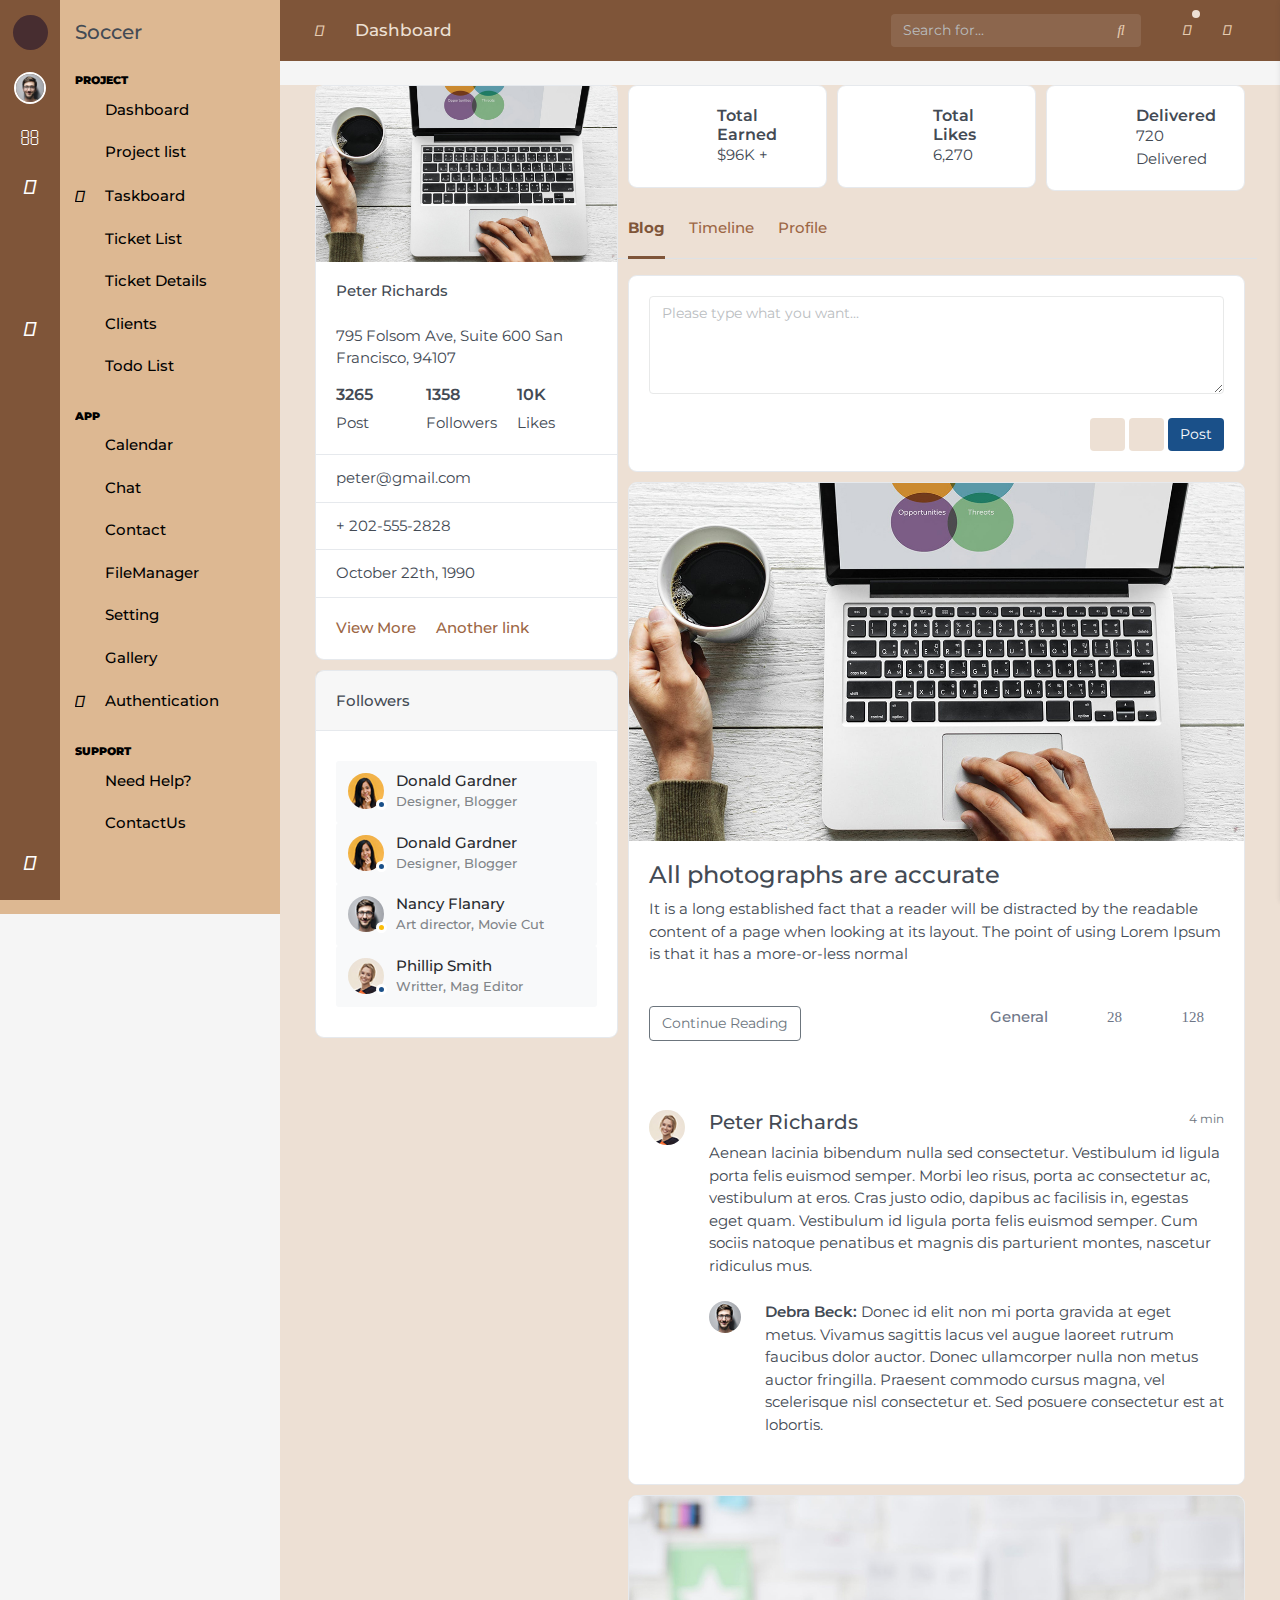
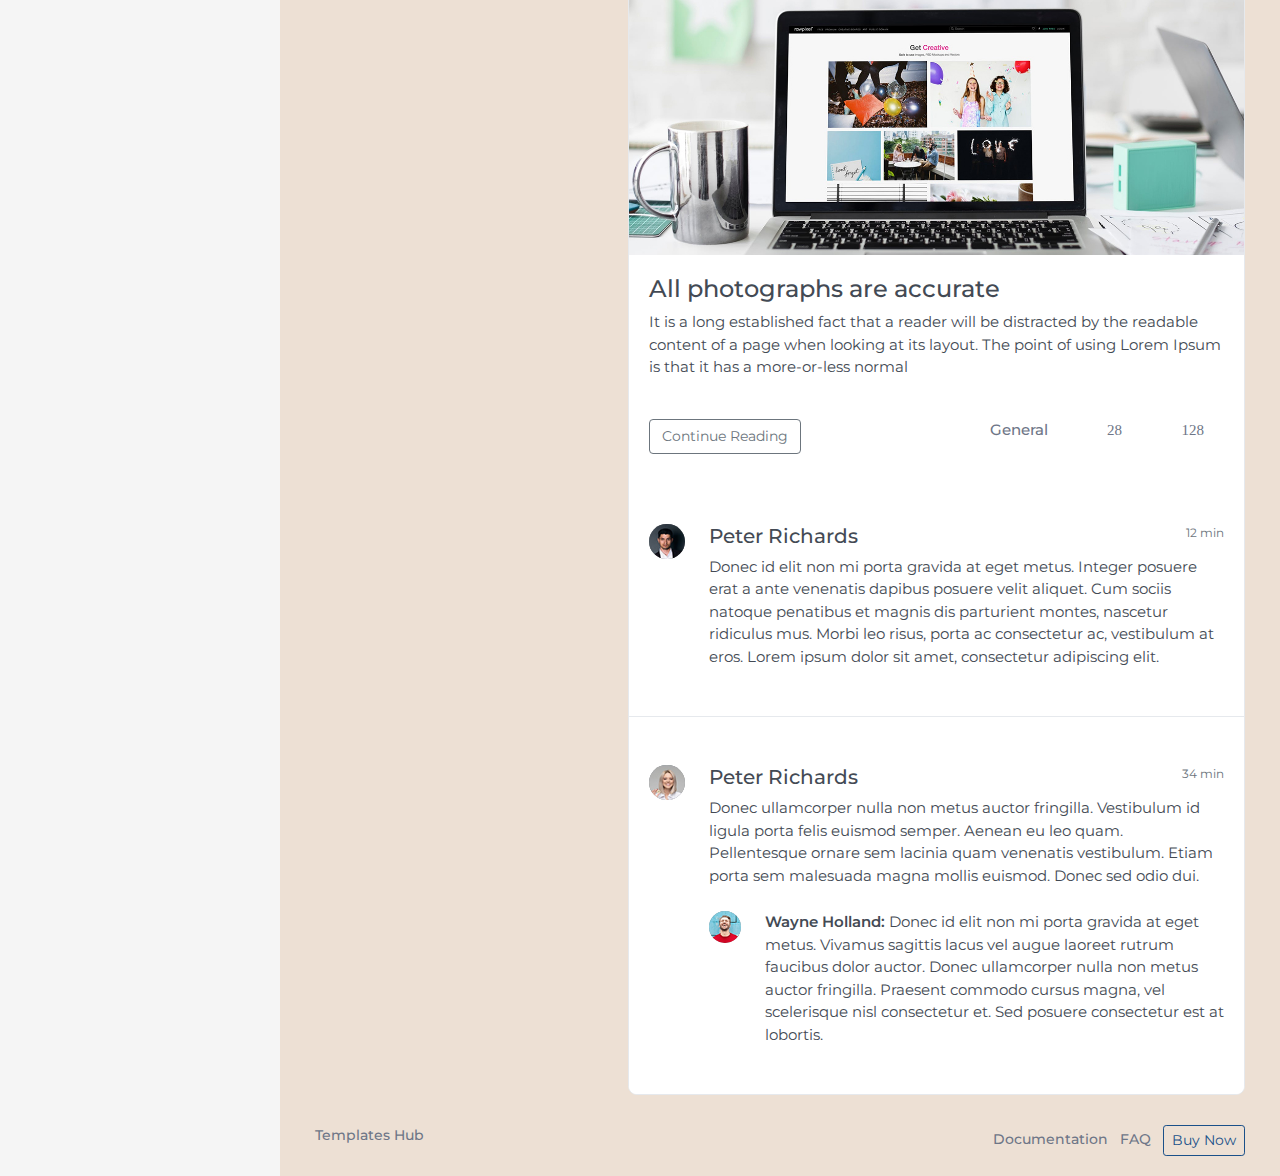
<file: page-profile.html>
<!doctype html>
<html lang="en" dir="ltr">

<!-- soccer/project/page-profile.html  07 Jan 2020 03:40:36 GMT -->

<head>
    <meta charset="UTF-8">
    <meta name="viewport"
        content="width=device-width, user-scalable=no, initial-scale=1.0, maximum-scale=1.0, minimum-scale=1.0">
    <meta http-equiv="X-UA-Compatible" content="ie=edge">

    <link rel="icon" href="favicon.ico" type="image/x-icon" />

    <title>:: Soccer :: Page Profile</title>

    <!-- Bootstrap Core and vandor -->
    <link rel="stylesheet" href="assets/plugins/bootstrap/css/bootstrap.min.css" />


    <link rel="stylesheet" href="assets/plugins/summernote/dist/summernote.css" />
    <link rel="stylesheet" href="assets/plugins/fullcalendar/fullcalendar.min.css">

    <!-- Core css -->
    <link rel="stylesheet" href="assets/css/main.css" />
    <link rel="stylesheet" href="assets/css/theme1.css" />
</head>

<body class="font-montserrat">
    <!-- Page Loader -->
    <div class="page-loader-wrapper">
        <div class="loader">
        </div>
    </div>

    <div id="main_content">

        <div id="header_top" class="header_top">
            <div class="container">
                <div class="hleft">
                    <a class="header-brand" href="index.html"><i class="fa  fa-soccer-ball-o brand-logo"></i></a>
                    <div class="dropdown">
                        <a href="javascript:void(0)" class="nav-link user_btn"><img class="avatar"
                                src="assets/images/user.png" alt="" data-toggle="tooltip" data-placement="right"
                                title="User Menu" /></a>
                        <a href="page-search.html" class="nav-link icon xs-hide"><i class="fa  fa-search"></i></a>
                        <a href="app-calendar.html" class="nav-link icon app_inbox xs-hide"><i
                                class="fas fa-calendar"></i></a>
                        <a href="app-contact.html" class="nav-link icon xs-hide"><i class="fa  fa-id-card-o"></i></a>
                        <a href="app-chat.html" class="nav-link icon xs-hide"><i class="fa  fa-comments-o"></i></a>
                        <a href="app-filemanager.html" class="nav-link icon app_file xs-hide"><i
                                class="fas fa-folder-o"></i></a>
                        <!-- <a href="javascript:void(0)" class="nav-link icon theme_btn xs-hide"><i
                                class="fas fa-paint-brush" data-toggle="tooltip" data-placement="right"
                                title="Themes"></i></a> -->
                    </div>
                </div>
                <div class="hright">
                    <div class="dropdown">
                        <a href="javascript:void(0)" class="nav-link icon settingbar"><i class="fa  fa-gear fa-spin"
                                data-toggle="tooltip" data-placement="right" title="Settings"></i></a>
                        <a href="javascript:void(0)" class="nav-link icon menu_toggle"><i
                                class="fas  fa-align-left"></i></a>
                    </div>
                </div>
            </div>
        </div>

        <div id="rightsidebar" class="right_sidebar">
            <a href="javascript:void(0)" class="p-3 settingbar float-right"><i class="fa  fa-close"></i></a>
            <div class="p-4">
                <div class="mb-4">
                    <h6 class="font-14 font-weight-bold text-muted">Font Style</h6>
                    <div class="custom-controls-stacked font_setting">
                        <label class="custom-control custom-radio custom-control-inline">
                            <input type="radio" class="custom-control-input" name="font" value="font-opensans">
                            <span class="custom-control-label">Open Sans Font</span>
                        </label>
                        <label class="custom-control custom-radio custom-control-inline">
                            <input type="radio" class="custom-control-input" name="font" value="font-montserrat"
                                checked="">
                            <span class="custom-control-label">Montserrat Google Font</span>
                        </label>
                        <label class="custom-control custom-radio custom-control-inline">
                            <input type="radio" class="custom-control-input" name="font" value="font-roboto">
                            <span class="custom-control-label">Robot Google Font</span>
                        </label>
                    </div>
                </div>
                <hr>
                <div class="mb-4">
                    <h6 class="font-14 font-weight-bold text-muted">Dropdown Menu Icon</h6>
                    <div class="custom-controls-stacked arrow_option">
                        <label class="custom-control custom-radio custom-control-inline">
                            <input type="radio" class="custom-control-input" name="marrow" value="arrow-a">
                            <span class="custom-control-label">A</span>
                        </label>
                        <label class="custom-control custom-radio custom-control-inline">
                            <input type="radio" class="custom-control-input" name="marrow" value="arrow-b">
                            <span class="custom-control-label">B</span>
                        </label>
                        <label class="custom-control custom-radio custom-control-inline">
                            <input type="radio" class="custom-control-input" name="marrow" value="arrow-c" checked="">
                            <span class="custom-control-label">C</span>
                        </label>
                    </div>
                    <h6 class="font-14 font-weight-bold mt-4 text-muted">SubMenu List Icon</h6>
                    <div class="custom-controls-stacked list_option">
                        <label class="custom-control custom-radio custom-control-inline">
                            <input type="radio" class="custom-control-input" name="listicon" value="list-a" checked="">
                            <span class="custom-control-label">A</span>
                        </label>
                        <label class="custom-control custom-radio custom-control-inline">
                            <input type="radio" class="custom-control-input" name="listicon" value="list-b">
                            <span class="custom-control-label">B</span>
                        </label>
                        <label class="custom-control custom-radio custom-control-inline">
                            <input type="radio" class="custom-control-input" name="listicon" value="list-c">
                            <span class="custom-control-label">C</span>
                        </label>
                    </div>
                </div>
                <hr>
                <div>
                    <h6 class="font-14 font-weight-bold mt-4 text-muted">General Settings</h6>
                    <ul class="setting-list list-unstyled mt-1 setting_switch">
                        <li>
                            <label class="custom-switch">
                                <span class="custom-switch-description">Night Mode</span>
                                <input type="checkbox" name="custom-switch-checkbox"
                                    class="custom-switch-input btn-darkmode">
                                <span class="custom-switch-indicator"></span>
                            </label>
                        </li>
                        <li>
                            <label class="custom-switch">
                                <span class="custom-switch-description">Fix Navbar top</span>
                                <input type="checkbox" name="custom-switch-checkbox"
                                    class="custom-switch-input btn-fixnavbar">
                                <span class="custom-switch-indicator"></span>
                            </label>
                        </li>
                        <li>
                            <label class="custom-switch">
                                <span class="custom-switch-description">Header Dark</span>
                                <input type="checkbox" name="custom-switch-checkbox"
                                    class="custom-switch-input btn-pageheader" checked="">
                                <span class="custom-switch-indicator"></span>
                            </label>
                        </li>
                        <li>
                            <label class="custom-switch">
                                <span class="custom-switch-description">Min Sidebar Dark</span>
                                <input type="checkbox" name="custom-switch-checkbox"
                                    class="custom-switch-input btn-min_sidebar">
                                <span class="custom-switch-indicator"></span>
                            </label>
                        </li>
                        <li>
                            <label class="custom-switch">
                                <span class="custom-switch-description">Sidebar Dark</span>
                                <input type="checkbox" name="custom-switch-checkbox"
                                    class="custom-switch-input btn-sidebar">
                                <span class="custom-switch-indicator"></span>
                            </label>
                        </li>
                        <li>
                            <label class="custom-switch">
                                <span class="custom-switch-description">Icon Color</span>
                                <input type="checkbox" name="custom-switch-checkbox"
                                    class="custom-switch-input btn-iconcolor">
                                <span class="custom-switch-indicator"></span>
                            </label>
                        </li>
                        <li>
                            <label class="custom-switch">
                                <span class="custom-switch-description">Gradient Color</span>
                                <input type="checkbox" name="custom-switch-checkbox"
                                    class="custom-switch-input btn-gradient">
                                <span class="custom-switch-indicator"></span>
                            </label>
                        </li>
                        <li>
                            <label class="custom-switch">
                                <span class="custom-switch-description">Box Shadow</span>
                                <input type="checkbox" name="custom-switch-checkbox"
                                    class="custom-switch-input btn-boxshadow">
                                <span class="custom-switch-indicator"></span>
                            </label>
                        </li>
                        <li>
                            <label class="custom-switch">
                                <span class="custom-switch-description">RTL Support</span>
                                <input type="checkbox" name="custom-switch-checkbox"
                                    class="custom-switch-input btn-rtl">
                                <span class="custom-switch-indicator"></span>
                            </label>
                        </li>
                        <li>
                            <label class="custom-switch">
                                <span class="custom-switch-description">Box Layout</span>
                                <input type="checkbox" name="custom-switch-checkbox"
                                    class="custom-switch-input btn-boxlayout">
                                <span class="custom-switch-indicator"></span>
                            </label>
                        </li>
                    </ul>
                </div>
                <hr>
                <div class="form-group">
                    <label class="d-block">Storage <span class="float-right">77%</span></label>
                    <div class="progress progress-sm">
                        <div class="progress-bar" role="progressbar" aria-valuenow="77" aria-valuemin="0"
                            aria-valuemax="100" style="width: 77%;"></div>
                    </div>
                    <button type="button" class="btn btn-primary btn-block mt-3">Upgrade Storage</button>
                </div>
            </div>
        </div>

        <div class="theme_div">
            <div class="card">
                <div class="card-body">
                    <ul class="list-group list-unstyled">
                        <li class="list-group-item mb-2">
                            <p>Default Theme</p>
                            <a href="index.html"><img src="assets/images/themes/default.png" class="img-fluid" /></a>
                        </li>
                        <li class="list-group-item mb-2">
                            <p>Night Mode Theme</p>
                            <a href="project-dark/index.html"><img src="assets/images/themes/dark.png"
                                    class="img-fluid" /></a>
                        </li>
                        <li class="list-group-item mb-2">
                            <p>RTL Version</p>
                            <a href="project-rtl/index.html"><img src="assets/images/themes/rtl.png"
                                    class="img-fluid" /></a>
                        </li>
                    </ul>
                </div>
            </div>
        </div>

        <div class="user_div">
            <h5 class="brand-name mb-4">Soccer<a href="javascript:void(0)" class="user_btn"><i
                        class="fas fa-sign-out-alt"></i></a></h5>
            <div class="card-body">
                <a href="page-profile.html"><img class="card-profile-img" src="assets/images/sm/avatar1.jpg" alt=""></a>
                <h6 class="mb-0">Peter Richards</h6>
                <span>peter.richard@gmail.com</span>
                <div class="d-flex align-items-baseline mt-3">
                    <h3 class="mb-0 mr-2">9.8</h3>
                    <p class="mb-0"><span class="text-success">1.6% <i class="fa  fa-arrow-up"></i></span></p>
                </div>
                <div class="progress progress-xs">
                    <div class="progress-bar" role="progressbar" style="width: 15%" aria-valuenow="15" aria-valuemin="0"
                        aria-valuemax="100"></div>
                    <div class="progress-bar bg-info" role="progressbar" style="width: 20%" aria-valuenow="20"
                        aria-valuemin="0" aria-valuemax="100"></div>
                    <div class="progress-bar bg-success" role="progressbar" style="width: 30%" aria-valuenow="30"
                        aria-valuemin="0" aria-valuemax="100"></div>
                    <div class="progress-bar bg-orange" role="progressbar" style="width: 5%" aria-valuenow="20"
                        aria-valuemin="0" aria-valuemax="100"></div>
                    <div class="progress-bar bg-indigo" role="progressbar" style="width: 13%" aria-valuenow="20"
                        aria-valuemin="0" aria-valuemax="100"></div>
                </div>
                <h6 class="text-uppercase font-10 mt-1">Performance Score</h6>
                <hr>
                <p>Activity</p>
                <ul class="new_timeline">
                    <li>
                        <div class="bullet pink"></div>
                        <div class="time">11:00am</div>
                        <div class="desc">
                            <h3>Attendance</h3>
                            <h4>Computer Class</h4>
                        </div>
                    </li>
                    <li>
                        <div class="bullet pink"></div>
                        <div class="time">11:30am</div>
                        <div class="desc">
                            <h3>Added an interest</h3>
                            <h4>“Volunteer Activities”</h4>
                        </div>
                    </li>
                    <li>
                        <div class="bullet green"></div>
                        <div class="time">12:00pm</div>
                        <div class="desc">
                            <h3>Developer Team</h3>
                            <h4>Hangouts</h4>
                            <ul class="list-unstyled team-info margin-0 p-t-5">
                                <li><img src="assets/images/xs/avatar1.jpg" alt="Avatar"></li>
                                <li><img src="assets/images/xs/avatar2.jpg" alt="Avatar"></li>
                                <li><img src="assets/images/xs/avatar3.jpg" alt="Avatar"></li>
                                <li><img src="assets/images/xs/avatar4.jpg" alt="Avatar"></li>
                            </ul>
                        </div>
                    </li>
                    <li>
                        <div class="bullet green"></div>
                        <div class="time">2:00pm</div>
                        <div class="desc">
                            <h3>Responded to need</h3>
                            <a href="javascript:void(0)">“In-Kind Opportunity”</a>
                        </div>
                    </li>
                    <li>
                        <div class="bullet orange"></div>
                        <div class="time">1:30pm</div>
                        <div class="desc">
                            <h3>Lunch Break</h3>
                        </div>
                    </li>
                    <li>
                        <div class="bullet green"></div>
                        <div class="time">2:38pm</div>
                        <div class="desc">
                            <h3>Finish</h3>
                            <h4>Go to Home</h4>
                        </div>
                    </li>
                </ul>
            </div>
        </div>

        <div id="left-sidebar" class="sidebar ">
            <h5 class="brand-name">Soccer <a href="javascript:void(0)" class="menu_option float-right"><i
                        class="icon-grid font-16" data-toggle="tooltip" data-placement="left"
                        title="Grid & List Toggle"></i></a></h5>
            <nav id="left-sidebar-nav" class="sidebar-nav">
                <ul class="metismenu">
                    <li class="g_heading">Project</li>
                    <li><a href="index.html"><i class="fa  fa-dashboard"></i><span>Dashboard</span></a></li>
                    <li><a href="project-list.html"><i class="fa  fa-list-ol"></i><span>Project list</span></a></li>
                    <li><a href="project-taskboard.html"><i
                                class="fas fa-calendar-check-o"></i><span>Taskboard</span></a></li>
                    <li><a href="project-ticket.html"><i class="fa  fa-list-ul"></i><span>Ticket List</span></a></li>
                    <li><a href="project-ticket-details.html"><i class="icon-tag"></i><span>Ticket Details</span></a>
                    </li>
                    <li><a href="project-clients.html"><i class="fa  fa-user"></i><span>Clients</span></a></li>
                    <li><a href="project-todo.html"><i class="fa  fa-check-square-o"></i><span>Todo List</span></a>
                    </li>
                    <li class="g_heading">App</li>
                    <li><a href="app-calendar.html"><i class="fa  fa-calendar"></i><span>Calendar</span></a></li>
                    <li><a href="app-chat.html"><i class="fa  fa-comments"></i><span>Chat</span></a></li>
                    <li><a href="app-contact.html"><i class="fa  fa-address-book"></i><span>Contact</span></a></li>
                    <li><a href="app-filemanager.html"><i class="fa  fa-folder"></i><span>FileManager</span></a></li>
                    <li><a href="app-setting.html"><i class="fa  fa-gear"></i><span>Setting</span></a></li>
                    <li><a href="page-gallery.html"><i class="fa  fa-photo"></i><span>Gallery</span></a></li>
                    <li>
                        <a href="javascript:void(0)" class="has-arrow arrow-c"><i
                                class="fas fa-lock"></i><span>Authentication</span></a>
                        <ul>
                            <li><a href="login.html">Login</a></li>
                            <li><a href="register.html">Register</a></li>
                            <li><a href="forgot-password.html">Forgot password</a></li>
                            <li><a href="404.html">404 error</a></li>
                            <li><a href="500.html">500 error</a></li>
                        </ul>
                    </li>
                    <li class="g_heading">Support</li>
                    <li><a href="javascript:void(0)"><i class="fa  fa-support"></i><span>Need Help?</span></a></li>
                    <li><a href="javascript:void(0)"><i class="fa  fa-tag"></i><span>ContactUs</span></a></li>
                </ul>
            </nav>
        </div>

        <div class="page">
            <div id="page_top" class="section-body  top_dark">
                <div class="container-fluid">
                    <div class="page-header">
                        <div class="left">
                            <a href="javascript:void(0)" class="icon menu_toggle mr-3"><i
                                    class="fas fa-align-left"></i></a>
                            <h1 class="page-title">Dashboard</h1>
                        </div>
                        <div class="right">
                            <div class="input-icon xs-hide mr-4">
                                <input type="text" class="form-control" placeholder="Search for...">
                                <span class="input-icon-addon"><i class="fas fa-search"></i></span>
                            </div>
                            <div class="notification d-flex">

                                <div class="dropdown d-flex">
                                    <a class="nav-link icon d-none d-md-flex btn btn-default btn-icon ml-2"
                                        data-toggle="dropdown"><i class="fas fa-bell"></i><span
                                            class="badge badge-primary nav-unread"></span></a>
                                    <div class="dropdown-menu dropdown-menu-right dropdown-menu-arrow">
                                        <ul class="list-unstyled feeds_widget">
                                            <li>
                                                <div class="feeds-left"><i class="fas   fa-check"></i></div>
                                                <div class="feeds-body">
                                                    <h4 class="title ">Issue Fixed <small
                                                            class="float-right text-muted">11:05</small></h4>
                                                    <small>WE have fix all Design bug with Responsive</small>
                                                </div>
                                            </li>
                                            <li>
                                                <div class="feeds-left"><i class="fas   fa-user"></i></div>
                                                <div class="feeds-body">
                                                    <h4 class="title">New User <small
                                                            class="float-right text-muted">10:45</small>
                                                    </h4>
                                                    <small>I feel great! Thanks team</small>
                                                </div>
                                            </li>
                                            <li>
                                                <div class="feeds-left"><i class="fas   fa-thumbs-o-up"></i></div>
                                                <div class="feeds-body">
                                                    <h4 class="title">7 New Feedback <small
                                                            class="float-right text-muted">Today</small></h4>
                                                    <small>It will give a smart finishing to your site</small>
                                                </div>
                                            </li>
                                            <li>
                                                <div class="feeds-left"><i class="fas   fa-question-circle"></i></div>
                                                <div class="feeds-body">
                                                    <h4 class="title">Server Warning <small
                                                            class="float-right text-muted">10:50</small></h4>
                                                    <small>Your connection is not private</small>
                                                </div>
                                            </li>
                                            <li>
                                                <div class="feeds-left"><i class="fas   fa-shopping-cart"></i></div>
                                                <div class="feeds-body">
                                                    <h4 class="title">7 New Orders <small
                                                            class="float-right text-muted">11:35</small></h4>
                                                    <small>You received a new oder from Tina.</small>
                                                </div>
                                            </li>
                                        </ul>
                                        <div class="dropdown-divider"></div>
                                        <a href="javascript:void(0)"
                                            class="dropdown-item text-center text-muted-dark readall">Mark
                                            all as
                                            read</a>
                                    </div>
                                </div>
                                <div id="user_option" class="dropdown d-flex">
                                    <a class="nav-link icon d-none d-md-flex btn btn-default btn-icon ml-2"
                                        data-toggle="dropdown"><i class="fas   fa-user"></i></a>
                                    <div class="dropdown-menu dropdown-menu-right dropdown-menu-arrow">
                                        <a class="dropdown-item" href="#"><i class="dropdown-icon far fa-user"></i>
                                            Profile</a>
                                        <a class="dropdown-item" href="#"><i class="dropdown-icon fas fa-cog"></i>
                                            Settings</a>
                                        <a class="dropdown-item" href="javascript:void(0)"><span
                                                class="float-right"><span class="badge badge-primary">6</span></span><i
                                                class="dropdown-icon far fa-mail"></i> Inbox</a>
                                        <a class="dropdown-item" href="javascript:void(0)"><i
                                                class="dropdown-icon far fa-send"></i>
                                            Message</a>
                                        <div class="dropdown-divider"></div>
                                        <a class="dropdown-item" href="javascript:void(0)"><i
                                                class="dropdown-icon far fa-question-circle"></i> Need help?</a>
                                        <a class="dropdown-item" href="#"><i
                                                class="dropdown-icon fas fa-sign-out-alt"></i> Sign
                                            out</a>
                                    </div>
                                </div>
                            </div>
                        </div>
                    </div>
                </div>
            </div>
            <div class="section-body mt-4">
                <div class="container-fluid">
                    <div class="row clearfix">
                        <div class="col-lg-4 col-md-12">
                            <div class="card">
                                <img class="card-img-top" src="assets/images/gallery/6.jpg" alt="Card image cap">
                                <div class="card-body">
                                    <h5 class="card-title">Peter Richards</h5>
                                    <p class="card-text">795 Folsom Ave, Suite 600 San Francisco, 94107</p>
                                    <div class="row">
                                        <div class="col-4">
                                            <h6><strong>3265</strong></h6>
                                            <span>Post</span>
                                        </div>
                                        <div class="col-4">
                                            <h6><strong>1358</strong></h6>
                                            <span>Followers</span>
                                        </div>
                                        <div class="col-4">
                                            <h6><strong>10K</strong></h6>
                                            <span>Likes</span>
                                        </div>
                                    </div>
                                </div>
                                <ul class="list-group list-group-flush">
                                    <li class="list-group-item">peter@gmail.com</li>
                                    <li class="list-group-item">+ 202-555-2828</li>
                                    <li class="list-group-item">October 22th, 1990</li>
                                </ul>
                                <div class="card-body">
                                    <a href="javascript:void(0);" class="card-link">View More</a>
                                    <a href="javascript:void(0);" class="card-link">Another link</a>
                                </div>
                            </div>
                            <div class="card">
                                <div class="card-header">
                                    <h3 class="card-title">Followers</h3>
                                    <div class="card-options">
                                        <a href="#" class="card-options-collapse" data-toggle="card-collapse"><i
                                                class="fe fe-chevron-up"></i></a>
                                        <a href="#" class="card-options-remove" data-toggle="card-remove"><i
                                                class="fe fe-x"></i></a>
                                    </div>
                                </div>
                                <div class="card-body">
                                    <ul class="right_chat list-unstyled mb-0">
                                        <li class="online">
                                            <a href="javascript:void(0);">
                                                <div class="media">
                                                    <img class="media-object " src="assets/images/xs/avatar4.jpg"
                                                        alt="">
                                                    <div class="media-body">
                                                        <span class="name">Donald Gardner</span>
                                                        <span class="message">Designer, Blogger</span>
                                                        <span class="badge badge-outline status"></span>
                                                    </div>
                                                </div>
                                            </a>
                                        </li>
                                        <li class="online">
                                            <a href="javascript:void(0);">
                                                <div class="media">
                                                    <img class="media-object " src="assets/images/xs/avatar4.jpg"
                                                        alt="">
                                                    <div class="media-body">
                                                        <span class="name">Donald Gardner</span>
                                                        <span class="message">Designer, Blogger</span>
                                                        <span class="badge badge-outline status"></span>
                                                    </div>
                                                </div>
                                            </a>
                                        </li>
                                        <li class="offline">
                                            <a href="javascript:void(0);">
                                                <div class="media">
                                                    <img class="media-object " src="assets/images/xs/avatar1.jpg"
                                                        alt="">
                                                    <div class="media-body">
                                                        <span class="name">Nancy Flanary</span>
                                                        <span class="message">Art director, Movie Cut</span>
                                                        <span class="badge badge-outline status"></span>
                                                    </div>
                                                </div>
                                            </a>
                                        </li>
                                        <li class="online">
                                            <a href="javascript:void(0);">
                                                <div class="media">
                                                    <img class="media-object " src="assets/images/xs/avatar3.jpg"
                                                        alt="">
                                                    <div class="media-body">
                                                        <span class="name">Phillip Smith</span>
                                                        <span class="message">Writter, Mag Editor</span>
                                                        <span class="badge badge-outline status"></span>
                                                    </div>
                                                </div>
                                            </a>
                                        </li>
                                    </ul>
                                </div>
                            </div>
                        </div>
                        <div class="col-lg-8 col-md-12">
                            <div class="row">
                                <div class="col-xl-4 col-lg-4 col-sm-6">
                                    <div class="card">
                                        <div class="card-body widgets1">
                                            <div class="icon">
                                                <i class="icon-trophy text-success font-30"></i>
                                            </div>
                                            <div class="details">
                                                <h6 class="mb-0 font600">Total Earned</h6>
                                                <span class="mb-0">$96K +</span>
                                            </div>
                                        </div>
                                    </div>
                                </div>
                                <div class="col-xl-4 col-lg-4 col-sm-6">
                                    <div class="card">
                                        <div class="card-body widgets1">
                                            <div class="icon">
                                                <i class="icon-heart text-warning font-30"></i>
                                            </div>
                                            <div class="details">
                                                <h6 class="mb-0 font600">Total Likes</h6>
                                                <span class="mb-0">6,270</span>
                                            </div>
                                        </div>
                                    </div>
                                </div>
                                <div class="col-xl-4 col-lg-4 col-sm-12">
                                    <div class="card">
                                        <div class="card-body widgets1">
                                            <div class="icon">
                                                <i class="icon-handbag text-danger font-30"></i>
                                            </div>
                                            <div class="details">
                                                <h6 class="mb-0 font600">Delivered</h6>
                                                <span class="mb-0">720 Delivered</span>
                                            </div>
                                        </div>
                                    </div>
                                </div>
                            </div>
                            <ul class="nav nav-tabs mb-3" id="pills-tab" role="tablist">
                                <li class="nav-item">
                                    <a class="nav-link active" id="pills-blog-tab" data-toggle="pill" href="#pills-blog"
                                        role="tab" aria-controls="pills-blog" aria-selected="true">Blog</a>
                                </li>
                                <li class="nav-item">
                                    <a class="nav-link" id="pills-timeline-tab" data-toggle="pill"
                                        href="#pills-timeline" role="tab" aria-controls="pills-timeline"
                                        aria-selected="true">Timeline</a>
                                </li>
                                <li class="nav-item">
                                    <a class="nav-link" id="pills-profile-tab" data-toggle="pill" href="#pills-profile"
                                        role="tab" aria-controls="pills-profile" aria-selected="false">Profile</a>
                                </li>
                            </ul>
                            <div class="tab-content" id="pills-tabContent">
                                <div class="tab-pane fade" id="pills-timeline" role="tabpanel"
                                    aria-labelledby="pills-timeline-tab">
                                    <div class="card">
                                        <div class="card-header">
                                            <h3 class="card-title">Activity</h3>
                                            <div class="card-options">
                                                <a href="#" class="card-options-collapse" data-toggle="card-collapse"><i
                                                        class="fe fe-chevron-up"></i></a>
                                                <a href="#" class="card-options-fullscreen"
                                                    data-toggle="card-fullscreen"><i class="fe fe-maximize"></i></a>
                                                <a href="#" class="card-options-remove" data-toggle="card-remove"><i
                                                        class="fe fe-x"></i></a>
                                                <div class="item-action dropdown ml-2">
                                                    <a href="javascript:void(0)" data-toggle="dropdown"><i
                                                            class="fe fe-more-vertical"></i></a>
                                                    <div class="dropdown-menu dropdown-menu-right">
                                                        <a href="javascript:void(0)" class="dropdown-item"><i
                                                                class="dropdown-icon fa fa-eye"></i> View Details </a>
                                                        <a href="javascript:void(0)" class="dropdown-item"><i
                                                                class="dropdown-icon fa fa-share-alt"></i> Share </a>
                                                        <a href="javascript:void(0)" class="dropdown-item"><i
                                                                class="dropdown-icon fa fa-cloud-download"></i>
                                                            Download</a>
                                                        <div class="dropdown-divider"></div>
                                                        <a href="javascript:void(0)" class="dropdown-item"><i
                                                                class="dropdown-icon fa fa-copy"></i> Copy to</a>
                                                        <a href="javascript:void(0)" class="dropdown-item"><i
                                                                class="dropdown-icon fa fa-folder"></i> Move to</a>
                                                        <a href="javascript:void(0)" class="dropdown-item"><i
                                                                class="dropdown-icon fa fa-edit"></i> Rename</a>
                                                        <a href="javascript:void(0)" class="dropdown-item"><i
                                                                class="dropdown-icon fa fa-trash"></i> Delete</a>
                                                    </div>
                                                </div>
                                            </div>
                                        </div>
                                        <div class="card-body">
                                            <div class="timeline_item ">
                                                <img class="tl_avatar" src="assets/images/xs/avatar1.jpg" alt="" />
                                                <span><a href="javascript:void(0);">Elisse Joson</a> San Francisco, CA
                                                    <small class="float-right text-right">20-April-2019 -
                                                        Today</small></span>
                                                <h6 class="font600">Hello, 'Im a single div responsive timeline without
                                                    media Queries!</h6>
                                                <div class="msg">
                                                    <p>I'm speaking with myself, number one, because I have a very good
                                                        brain and I've said a lot of things. I write the best
                                                        placeholder text, and I'm the biggest developer on the web card
                                                        she has is the Lorem card.</p>
                                                    <a href="javascript:void(0);" class="mr-20 text-muted"><i
                                                            class="fas fa-heart text-pink"></i> 12 Love</a>
                                                    <a class="text-muted" role="button" data-toggle="collapse"
                                                        href="#collapseExample" aria-expanded="false"
                                                        aria-controls="collapseExample"><i class="fa  fa-comments"></i>
                                                        1 Comment</a>
                                                    <div class="collapse p-4 section-gray" id="collapseExample">
                                                        <form class="well">
                                                            <div class="form-group">
                                                                <textarea rows="2" class="form-control no-resize"
                                                                    placeholder="Enter here for tweet..."></textarea>
                                                            </div>
                                                            <button class="btn btn-primary">Submit</button>
                                                        </form>
                                                        <ul class="recent_comments list-unstyled mt-4 mb-0">
                                                            <li>
                                                                <div class="avatar_img">
                                                                    <img class="rounded img-fluid"
                                                                        src="assets/images/xs/avatar4.jpg" alt="">
                                                                </div>
                                                                <div class="comment_body">
                                                                    <h6>Donald Gardner <small
                                                                            class="float-right font-14">Just now</small>
                                                                    </h6>
                                                                    <p>Lorem ipsum Veniam aliquip culpa laboris minim
                                                                        tempor</p>
                                                                </div>
                                                            </li>
                                                        </ul>
                                                    </div>
                                                </div>
                                            </div>

                                            <div class="timeline_item ">
                                                <img class="tl_avatar" src="assets/images/xs/avatar4.jpg" alt="" />
                                                <span><a href="javascript:void(0);" title="">Dessie Parks</a> Oakland,
                                                    CA <small class="float-right text-right">19-April-2019 -
                                                        Yesterday</small></span>
                                                <h6 class="font600">Oeehhh, that's awesome.. Me too!</h6>
                                                <div class="msg">
                                                    <p>I'm speaking with myself, number one, because I have a very good
                                                        brain and I've said a lot of things. on the web by far... While
                                                        that's mock-ups and this is politics, are they really so
                                                        different? I think the only card she has is the Lorem card.</p>
                                                    <div class="timeline_img mb-20">
                                                        <img class="width100" src="assets/images/gallery/1.jpg"
                                                            alt="Awesome Image">
                                                        <img class="width100" src="assets/images/gallery/2.jpg"
                                                            alt="Awesome Image">
                                                    </div>
                                                    <a href="javascript:void(0);" class="mr-20 text-muted"><i
                                                            class="fas fa-heart text-pink"></i> 23 Love</a>
                                                    <a class="text-muted" role="button" data-toggle="collapse"
                                                        href="#collapseExample1" aria-expanded="false"
                                                        aria-controls="collapseExample1"><i
                                                            class="fas  fa-comments"></i>
                                                        2 Comment</a>
                                                    <div class="collapse p-4 section-gray" id="collapseExample1">
                                                        <form class="well">
                                                            <div class="form-group">
                                                                <textarea rows="2" class="form-control no-resize"
                                                                    placeholder="Enter here for tweet..."></textarea>
                                                            </div>
                                                            <button class="btn btn-primary">Submit</button>
                                                        </form>
                                                        <ul class="recent_comments list-unstyled mt-4 mb-0">
                                                            <li>
                                                                <div class="avatar_img">
                                                                    <img class="rounded img-fluid"
                                                                        src="assets/images/xs/avatar4.jpg" alt="">
                                                                </div>
                                                                <div class="comment_body">
                                                                    <h6>Donald Gardner <small
                                                                            class="float-right font-14">Just now</small>
                                                                    </h6>
                                                                    <p>Lorem ipsum Veniam aliquip culpa laboris minim
                                                                        tempor</p>
                                                                    <div class="timeline_img mb-20">
                                                                        <img class="width150"
                                                                            src="assets/images/gallery/7.jpg"
                                                                            alt="Awesome Image">
                                                                        <img class="width150"
                                                                            src="assets/images/gallery/8.jpg"
                                                                            alt="Awesome Image">
                                                                    </div>
                                                                </div>
                                                            </li>
                                                            <li>
                                                                <div class="avatar_img">
                                                                    <img class="rounded img-fluid"
                                                                        src="assets/images/xs/avatar3.jpg" alt="">
                                                                </div>
                                                                <div class="comment_body">
                                                                    <h6>Dessie Parks <small
                                                                            class="float-right font-14">1min ago</small>
                                                                    </h6>
                                                                    <p>It is a long established fact that a reader will
                                                                        be distracted by the readable content of a page
                                                                        when looking</p>
                                                                </div>
                                                            </li>
                                                        </ul>
                                                    </div>
                                                </div>
                                            </div>

                                            <div class="timeline_item ">
                                                <img class="tl_avatar" src="assets/images/xs/avatar7.jpg" alt="" />
                                                <span><a href="javascript:void(0);" title="">Rochelle Barton</a> San
                                                    Francisco, CA <small
                                                        class="float-right text-right">12-April-2019</small></span>
                                                <h6 class="font600">An Engineer Explains Why You Should Always Order the
                                                    Larger Pizza</h6>
                                                <div class="msg">
                                                    <p>I'm speaking with myself, number one, because I have a very good
                                                        brain and I've said a lot of things. I write the best
                                                        placeholder text, and I'm the biggest developer on the web by
                                                        far... While that's mock-ups and this is politics, is the Lorem
                                                        card.</p>
                                                    <a href="javascript:void(0);" class="mr-20 text-muted"><i
                                                            class="fas fa-heart text-pink"></i> 7 Love</a>
                                                    <a class="text-muted" role="button" data-toggle="collapse"
                                                        href="#collapseExample2" aria-expanded="false"
                                                        aria-controls="collapseExample2"><i
                                                            class="fas  fa-comments"></i>
                                                        1 Comment</a>
                                                    <div class="collapse p-4 section-gray" id="collapseExample2">
                                                        <form class="well">
                                                            <div class="form-group">
                                                                <textarea rows="2" class="form-control no-resize"
                                                                    placeholder="Enter here for tweet..."></textarea>
                                                            </div>
                                                            <button class="btn btn-primary">Submit</button>
                                                        </form>
                                                    </div>
                                                </div>
                                            </div>
                                        </div>
                                    </div>
                                </div>
                                <div class="tab-pane fade" id="pills-profile" role="tabpanel"
                                    aria-labelledby="pills-profile-tab">
                                    <div class="card">
                                        <div class="card-header">
                                            <h3 class="card-title">Edit Profile</h3>
                                            <div class="card-options">
                                                <a href="#" class="card-options-fullscreen"
                                                    data-toggle="card-fullscreen"><i class="fe fe-maximize"></i></a>
                                                <a href="#" class="card-options-remove" data-toggle="card-remove"><i
                                                        class="fe fe-x"></i></a>
                                                <div class="item-action dropdown ml-2">
                                                    <a href="javascript:void(0)" data-toggle="dropdown"><i
                                                            class="fe fe-more-vertical"></i></a>
                                                    <div class="dropdown-menu dropdown-menu-right">
                                                        <a href="javascript:void(0)" class="dropdown-item"><i
                                                                class="dropdown-icon fa fa-eye"></i> View Details </a>
                                                        <a href="javascript:void(0)" class="dropdown-item"><i
                                                                class="dropdown-icon fa fa-share-alt"></i> Share </a>
                                                        <a href="javascript:void(0)" class="dropdown-item"><i
                                                                class="dropdown-icon fa fa-cloud-download"></i>
                                                            Download</a>
                                                        <div class="dropdown-divider"></div>
                                                        <a href="javascript:void(0)" class="dropdown-item"><i
                                                                class="dropdown-icon fa fa-copy"></i> Copy to</a>
                                                        <a href="javascript:void(0)" class="dropdown-item"><i
                                                                class="dropdown-icon fa fa-folder"></i> Move to</a>
                                                        <a href="javascript:void(0)" class="dropdown-item"><i
                                                                class="dropdown-icon fa fa-edit"></i> Rename</a>
                                                        <a href="javascript:void(0)" class="dropdown-item"><i
                                                                class="dropdown-icon fa fa-trash"></i> Delete</a>
                                                    </div>
                                                </div>
                                            </div>
                                        </div>
                                        <div class="card-body">
                                            <div class="row clearfix">
                                                <div class="col-md-5">
                                                    <div class="form-group">
                                                        <label class="form-label">Company</label>
                                                        <input type="text" class="form-control" disabled=""
                                                            placeholder="Company" value="Epic Theme">
                                                    </div>
                                                </div>
                                                <div class="col-sm-6 col-md-3">
                                                    <div class="form-group">
                                                        <label class="form-label">Username</label>
                                                        <input type="text" class="form-control" placeholder="Username"
                                                            value="michael23">
                                                    </div>
                                                </div>
                                                <div class="col-sm-6 col-md-4">
                                                    <div class="form-group">
                                                        <label class="form-label">Email address</label>
                                                        <input type="email" class="form-control" placeholder="Email">
                                                    </div>
                                                </div>
                                                <div class="col-sm-6 col-md-6">
                                                    <div class="form-group">
                                                        <label class="form-label">First Name</label>
                                                        <input type="text" class="form-control" placeholder="Company"
                                                            value="Jane">
                                                    </div>
                                                </div>
                                                <div class="col-sm-6 col-md-6">
                                                    <div class="form-group">
                                                        <label class="form-label">Last Name</label>
                                                        <input type="text" class="form-control" placeholder="Last Name"
                                                            value="Pearson">
                                                    </div>
                                                </div>
                                                <div class="col-md-12">
                                                    <div class="form-group">
                                                        <label class="form-label">Address</label>
                                                        <input type="text" class="form-control"
                                                            placeholder="Home Address"
                                                            value="455 S. Airport St. Moncks Corner">
                                                    </div>
                                                </div>
                                                <div class="col-sm-6 col-md-4">
                                                    <div class="form-group">
                                                        <label class="form-label">City</label>
                                                        <input type="text" class="form-control" placeholder="City"
                                                            value="New York">
                                                    </div>
                                                </div>
                                                <div class="col-sm-6 col-md-3">
                                                    <div class="form-group">
                                                        <label class="form-label">Postal Code</label>
                                                        <input type="number" class="form-control"
                                                            placeholder="ZIP Code">
                                                    </div>
                                                </div>
                                                <div class="col-md-5">
                                                    <div class="form-group">
                                                        <label class="form-label">Country</label>
                                                        <select class="form-control custom-select">
                                                            <option value="">USA</option>
                                                        </select>
                                                    </div>
                                                </div>
                                                <div class="col-md-12">
                                                    <div class="form-group mb-0">
                                                        <label class="form-label">About Me</label>
                                                        <textarea rows="5" class="form-control"
                                                            placeholder="Here can be your description">Oh so, your weak rhyme You doubt I'll bother, reading into it I'll probably won't, left to my own devices But that's the difference in our opinions.</textarea>
                                                    </div>
                                                </div>
                                            </div>
                                        </div>
                                        <div class="card-footer text-right">
                                            <button type="submit" class="btn btn-primary">Update Profile</button>
                                        </div>
                                    </div>
                                </div>
                                <div class="tab-pane fade show active" id="pills-blog" role="tabpanel"
                                    aria-labelledby="pills-blog-tab">
                                    <div class="card">
                                        <div class="card-body">
                                            <div class="new_post">
                                                <div class="form-group">
                                                    <textarea rows="4" class="form-control no-resize"
                                                        placeholder="Please type what you want..."></textarea>
                                                </div>
                                                <div class="mt-4 text-right">
                                                    <button class="btn btn-warning"><i class="icon-link"></i></button>
                                                    <button class="btn btn-warning"><i class="icon-camera"></i></button>
                                                    <button class="btn btn-primary">Post</button>
                                                </div>
                                            </div>
                                        </div>
                                    </div>
                                    <div class="card blog_single_post">
                                        <div class="img-post">
                                            <img class="d-block img-fluid" src="assets/images/gallery/6.jpg"
                                                alt="First slide">
                                        </div>
                                        <div class="card-body">
                                            <h4><a href="#">All photographs are accurate</a></h4>
                                            <p>It is a long established fact that a reader will be distracted by the
                                                readable content of a page when looking at its layout. The point of
                                                using Lorem Ipsum is that it has a more-or-less normal</p>
                                        </div>
                                        <div class="footer">
                                            <div class="actions">
                                                <a href="javascript:void(0);" class="btn btn-outline-secondary">Continue
                                                    Reading</a>
                                            </div>
                                            <ul class="stats list-unstyled">
                                                <li><a href="javascript:void(0);">General</a></li>
                                                <li><a href="javascript:void(0);" class="icon-heart"> 28</a></li>
                                                <li><a href="javascript:void(0);" class="icon-bubbles"> 128</a></li>
                                            </ul>
                                        </div>
                                        <ul class="list-group card-list-group">
                                            <li class="list-group-item py-5">
                                                <div class="media">
                                                    <img class="media-object avatar avatar-md mr-4"
                                                        src="assets/images/xs/avatar3.jpg" alt="" />
                                                    <div class="media-body">
                                                        <div class="media-heading">
                                                            <small class="float-right text-muted">4 min</small>
                                                            <h5>Peter Richards</h5>
                                                        </div>
                                                        <div>
                                                            Aenean lacinia bibendum nulla sed consectetur. Vestibulum id
                                                            ligula porta felis euismod semper. Morbi leo risus, porta ac
                                                            consectetur ac, vestibulum at eros. Cras
                                                            justo odio, dapibus ac facilisis in, egestas eget quam.
                                                            Vestibulum id ligula porta felis euismod semper. Cum sociis
                                                            natoque penatibus et magnis dis parturient montes,
                                                            nascetur ridiculus mus.
                                                        </div>
                                                        <ul class="media-list">
                                                            <li class="media mt-4">
                                                                <img class="media-object avatar mr-4"
                                                                    src="assets/images/xs/avatar1.jpg" alt="" />
                                                                <div class="media-body">
                                                                    <strong>Debra Beck: </strong>
                                                                    Donec id elit non mi porta gravida at eget metus.
                                                                    Vivamus sagittis lacus vel augue laoreet rutrum
                                                                    faucibus dolor auctor. Donec ullamcorper nulla non
                                                                    metus
                                                                    auctor fringilla. Praesent commodo cursus magna, vel
                                                                    scelerisque nisl consectetur et. Sed posuere
                                                                    consectetur est at lobortis.
                                                                </div>
                                                            </li>
                                                        </ul>
                                                    </div>
                                                </div>
                                            </li>
                                        </ul>
                                    </div>
                                    <div class="card blog_single_post">
                                        <div class="img-post">
                                            <img class="d-block img-fluid" src="assets/images/gallery/4.jpg"
                                                alt="First slide">
                                        </div>
                                        <div class="card-body">
                                            <h4><a href="#">All photographs are accurate</a></h4>
                                            <p>It is a long established fact that a reader will be distracted by the
                                                readable content of a page when looking at its layout. The point of
                                                using Lorem Ipsum is that it has a more-or-less normal</p>
                                        </div>
                                        <div class="footer">
                                            <div class="actions">
                                                <a href="javascript:void(0);" class="btn btn-outline-secondary">Continue
                                                    Reading</a>
                                            </div>
                                            <ul class="stats list-unstyled">
                                                <li><a href="javascript:void(0);">General</a></li>
                                                <li><a href="javascript:void(0);" class="icon-heart"> 28</a></li>
                                                <li><a href="javascript:void(0);" class="icon-bubbles"> 128</a></li>
                                            </ul>
                                        </div>
                                        <ul class="list-group card-list-group">
                                            <li class="list-group-item py-5">
                                                <div class="media">
                                                    <img class="media-object avatar avatar-md mr-4"
                                                        src="assets/images/xs/avatar7.jpg" alt="" />
                                                    <div class="media-body">
                                                        <div class="media-heading">
                                                            <small class="float-right text-muted">12 min</small>
                                                            <h5>Peter Richards</h5>
                                                        </div>
                                                        <div>
                                                            Donec id elit non mi porta gravida at eget metus. Integer
                                                            posuere erat a ante venenatis dapibus posuere velit aliquet.
                                                            Cum sociis natoque penatibus et magnis dis
                                                            parturient montes, nascetur ridiculus mus. Morbi leo risus,
                                                            porta ac consectetur ac, vestibulum at eros. Lorem ipsum
                                                            dolor sit amet, consectetur adipiscing elit.
                                                        </div>
                                                    </div>
                                                </div>
                                            </li>
                                            <li class="list-group-item py-5">
                                                <div class="media">
                                                    <img class="media-object avatar avatar-md mr-4"
                                                        src="assets/images/xs/avatar6.jpg" alt="" />
                                                    <div class="media-body">
                                                        <div class="media-heading">
                                                            <small class="float-right text-muted">34 min</small>
                                                            <h5>Peter Richards</h5>
                                                        </div>
                                                        <div>
                                                            Donec ullamcorper nulla non metus auctor fringilla.
                                                            Vestibulum id ligula porta felis euismod semper. Aenean eu
                                                            leo quam. Pellentesque ornare sem lacinia quam
                                                            venenatis vestibulum. Etiam porta sem malesuada magna mollis
                                                            euismod. Donec sed odio dui.
                                                        </div>
                                                        <ul class="media-list">
                                                            <li class="media mt-4">
                                                                <img class="media-object avatar mr-4"
                                                                    src="assets/images/xs/avatar5.jpg" alt="" />
                                                                <div class="media-body">
                                                                    <strong>Wayne Holland: </strong>
                                                                    Donec id elit non mi porta gravida at eget metus.
                                                                    Vivamus sagittis lacus vel augue laoreet rutrum
                                                                    faucibus dolor auctor. Donec ullamcorper nulla non
                                                                    metus
                                                                    auctor fringilla. Praesent commodo cursus magna, vel
                                                                    scelerisque nisl consectetur et. Sed posuere
                                                                    consectetur est at lobortis.
                                                                </div>
                                                            </li>
                                                        </ul>
                                                    </div>
                                                </div>
                                            </li>
                                        </ul>
                                    </div>
                                </div>
                            </div>
                        </div>
                    </div>
                </div>
            </div>
            <div class="section-body">
                <footer class="footer">
                    <div class="container-fluid">
                        <div class="row">
                            <div class="col-md-6 col-sm-12">
                                <a href="templateshub.net">Templates Hub</a>
                            </div>
                            <div class="col-md-6 col-sm-12 text-md-right">
                                <ul class="list-inline mb-0">
                                    <li class="list-inline-item"><a href="doc/index.html">Documentation</a></li>
                                    <li class="list-inline-item"><a href="javascript:void(0)">FAQ</a></li>
                                    <li class="list-inline-item"><a href="javascript:void(0)"
                                            class="btn btn-outline-primary btn-sm">Buy Now</a></li>
                                </ul>
                            </div>
                        </div>
                    </div>
                </footer>
            </div>
        </div>
    </div>

    <script src="assets/bundles/lib.vendor.bundle.js"></script>

    <script src="assets/bundles/fullcalendar.bundle.js"></script>
    <script src="assets/bundles/knobjs.bundle.js"></script>

    <script src="assets/js/core.js"></script>
    <script src="assets/js/page/calendar.js"></script>
    <script src="assets/js/chart/knobjs.js"></script>
</body>

<!-- soccer/project/page-profile.html  07 Jan 2020 03:41:01 GMT -->

</html>
</file>
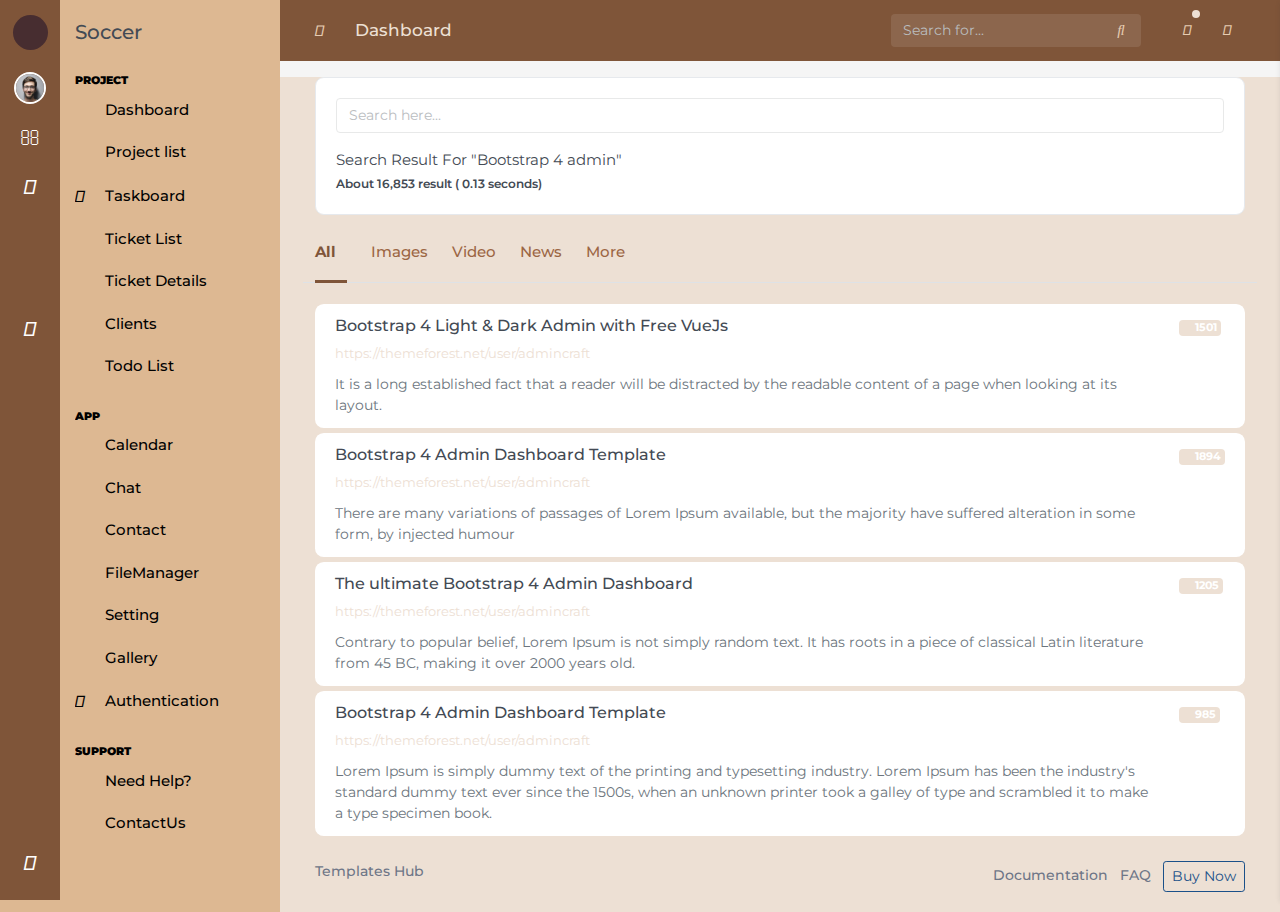
<file: page-search.html>
<!doctype html>
<html lang="en" dir="ltr">

<!-- soccer/project/page-search.html  07 Jan 2020 03:37:47 GMT -->

<head>
    <meta charset="UTF-8">
    <meta name="viewport"
        content="width=device-width, user-scalable=no, initial-scale=1.0, maximum-scale=1.0, minimum-scale=1.0">
    <meta http-equiv="X-UA-Compatible" content="ie=edge">

    <link rel="icon" href="favicon.ico" type="image/x-icon" />

    <title>:: Soccer :: Page Search</title>

    <!-- Bootstrap Core and vandor -->
    <link rel="stylesheet" href="assets/plugins/bootstrap/css/bootstrap.min.css" />

    <!-- Core css -->
    <link rel="stylesheet" href="assets/css/main.css" />
    <link rel="stylesheet" href="assets/css/theme1.css" />
</head>

<body class="font-montserrat">
    <!-- Page Loader -->
    <div class="page-loader-wrapper">
        <div class="loader">
        </div>
    </div>

    <div id="main_content">

        <div id="header_top" class="header_top">
            <div class="container">
                <div class="hleft">
                    <a class="header-brand" href="index.html"><i class="fa  fa-soccer-ball-o brand-logo"></i></a>
                    <div class="dropdown">
                        <a href="javascript:void(0)" class="nav-link user_btn"><img class="avatar"
                                src="assets/images/user.png" alt="" data-toggle="tooltip" data-placement="right"
                                title="User Menu" /></a>
                        <a href="page-search.html" class="nav-link icon xs-hide"><i class="fa  fa-search"></i></a>
                        <a href="app-calendar.html" class="nav-link icon app_inbox xs-hide"><i
                                class="fas fa-calendar"></i></a>
                        <a href="app-contact.html" class="nav-link icon xs-hide"><i class="fa  fa-id-card-o"></i></a>
                        <a href="app-chat.html" class="nav-link icon xs-hide"><i class="fa  fa-comments-o"></i></a>
                        <a href="app-filemanager.html" class="nav-link icon app_file xs-hide"><i
                                class="fas fa-folder-o"></i></a>
                        <!-- <a href="javascript:void(0)" class="nav-link icon theme_btn xs-hide"><i
                                class="fas fa-paint-brush" data-toggle="tooltip" data-placement="right"
                                title="Themes"></i></a> -->
                    </div>
                </div>
                <div class="hright">
                    <div class="dropdown">
                        <a href="javascript:void(0)" class="nav-link icon settingbar"><i class="fa  fa-gear fa-spin"
                                data-toggle="tooltip" data-placement="right" title="Settings"></i></a>
                        <a href="javascript:void(0)" class="nav-link icon menu_toggle"><i
                                class="fas  fa-align-left"></i></a>
                    </div>
                </div>
            </div>
        </div>

        <div id="rightsidebar" class="right_sidebar">
            <a href="javascript:void(0)" class="p-3 settingbar float-right"><i class="fa  fa-close"></i></a>
            <div class="p-4">
                <div class="mb-4">
                    <h6 class="font-14 font-weight-bold text-muted">Font Style</h6>
                    <div class="custom-controls-stacked font_setting">
                        <label class="custom-control custom-radio custom-control-inline">
                            <input type="radio" class="custom-control-input" name="font" value="font-opensans">
                            <span class="custom-control-label">Open Sans Font</span>
                        </label>
                        <label class="custom-control custom-radio custom-control-inline">
                            <input type="radio" class="custom-control-input" name="font" value="font-montserrat"
                                checked="">
                            <span class="custom-control-label">Montserrat Google Font</span>
                        </label>
                        <label class="custom-control custom-radio custom-control-inline">
                            <input type="radio" class="custom-control-input" name="font" value="font-roboto">
                            <span class="custom-control-label">Robot Google Font</span>
                        </label>
                    </div>
                </div>
                <hr>
                <div class="mb-4">
                    <h6 class="font-14 font-weight-bold text-muted">Dropdown Menu Icon</h6>
                    <div class="custom-controls-stacked arrow_option">
                        <label class="custom-control custom-radio custom-control-inline">
                            <input type="radio" class="custom-control-input" name="marrow" value="arrow-a">
                            <span class="custom-control-label">A</span>
                        </label>
                        <label class="custom-control custom-radio custom-control-inline">
                            <input type="radio" class="custom-control-input" name="marrow" value="arrow-b">
                            <span class="custom-control-label">B</span>
                        </label>
                        <label class="custom-control custom-radio custom-control-inline">
                            <input type="radio" class="custom-control-input" name="marrow" value="arrow-c" checked="">
                            <span class="custom-control-label">C</span>
                        </label>
                    </div>
                    <h6 class="font-14 font-weight-bold mt-4 text-muted">SubMenu List Icon</h6>
                    <div class="custom-controls-stacked list_option">
                        <label class="custom-control custom-radio custom-control-inline">
                            <input type="radio" class="custom-control-input" name="listicon" value="list-a" checked="">
                            <span class="custom-control-label">A</span>
                        </label>
                        <label class="custom-control custom-radio custom-control-inline">
                            <input type="radio" class="custom-control-input" name="listicon" value="list-b">
                            <span class="custom-control-label">B</span>
                        </label>
                        <label class="custom-control custom-radio custom-control-inline">
                            <input type="radio" class="custom-control-input" name="listicon" value="list-c">
                            <span class="custom-control-label">C</span>
                        </label>
                    </div>
                </div>
                <hr>
                <div>
                    <h6 class="font-14 font-weight-bold mt-4 text-muted">General Settings</h6>
                    <ul class="setting-list list-unstyled mt-1 setting_switch">
                        <li>
                            <label class="custom-switch">
                                <span class="custom-switch-description">Night Mode</span>
                                <input type="checkbox" name="custom-switch-checkbox"
                                    class="custom-switch-input btn-darkmode">
                                <span class="custom-switch-indicator"></span>
                            </label>
                        </li>
                        <li>
                            <label class="custom-switch">
                                <span class="custom-switch-description">Fix Navbar top</span>
                                <input type="checkbox" name="custom-switch-checkbox"
                                    class="custom-switch-input btn-fixnavbar">
                                <span class="custom-switch-indicator"></span>
                            </label>
                        </li>
                        <li>
                            <label class="custom-switch">
                                <span class="custom-switch-description">Header Dark</span>
                                <input type="checkbox" name="custom-switch-checkbox"
                                    class="custom-switch-input btn-pageheader" checked="">
                                <span class="custom-switch-indicator"></span>
                            </label>
                        </li>
                        <li>
                            <label class="custom-switch">
                                <span class="custom-switch-description">Min Sidebar Dark</span>
                                <input type="checkbox" name="custom-switch-checkbox"
                                    class="custom-switch-input btn-min_sidebar">
                                <span class="custom-switch-indicator"></span>
                            </label>
                        </li>
                        <li>
                            <label class="custom-switch">
                                <span class="custom-switch-description">Sidebar Dark</span>
                                <input type="checkbox" name="custom-switch-checkbox"
                                    class="custom-switch-input btn-sidebar">
                                <span class="custom-switch-indicator"></span>
                            </label>
                        </li>
                        <li>
                            <label class="custom-switch">
                                <span class="custom-switch-description">Icon Color</span>
                                <input type="checkbox" name="custom-switch-checkbox"
                                    class="custom-switch-input btn-iconcolor">
                                <span class="custom-switch-indicator"></span>
                            </label>
                        </li>
                        <li>
                            <label class="custom-switch">
                                <span class="custom-switch-description">Gradient Color</span>
                                <input type="checkbox" name="custom-switch-checkbox"
                                    class="custom-switch-input btn-gradient">
                                <span class="custom-switch-indicator"></span>
                            </label>
                        </li>
                        <li>
                            <label class="custom-switch">
                                <span class="custom-switch-description">Box Shadow</span>
                                <input type="checkbox" name="custom-switch-checkbox"
                                    class="custom-switch-input btn-boxshadow">
                                <span class="custom-switch-indicator"></span>
                            </label>
                        </li>
                        <li>
                            <label class="custom-switch">
                                <span class="custom-switch-description">RTL Support</span>
                                <input type="checkbox" name="custom-switch-checkbox"
                                    class="custom-switch-input btn-rtl">
                                <span class="custom-switch-indicator"></span>
                            </label>
                        </li>
                        <li>
                            <label class="custom-switch">
                                <span class="custom-switch-description">Box Layout</span>
                                <input type="checkbox" name="custom-switch-checkbox"
                                    class="custom-switch-input btn-boxlayout">
                                <span class="custom-switch-indicator"></span>
                            </label>
                        </li>
                    </ul>
                </div>
                <hr>
                <div class="form-group">
                    <label class="d-block">Storage <span class="float-right">77%</span></label>
                    <div class="progress progress-sm">
                        <div class="progress-bar" role="progressbar" aria-valuenow="77" aria-valuemin="0"
                            aria-valuemax="100" style="width: 77%;"></div>
                    </div>
                    <button type="button" class="btn btn-primary btn-block mt-3">Upgrade Storage</button>
                </div>
            </div>
        </div>

        <div class="theme_div">
            <div class="card">
                <div class="card-body">
                    <ul class="list-group list-unstyled">
                        <li class="list-group-item mb-2">
                            <p>Default Theme</p>
                            <a href="index.html"><img src="assets/images/themes/default.png" class="img-fluid" /></a>
                        </li>
                        <li class="list-group-item mb-2">
                            <p>Night Mode Theme</p>
                            <a href="project-dark/index.html"><img src="assets/images/themes/dark.png"
                                    class="img-fluid" /></a>
                        </li>
                        <li class="list-group-item mb-2">
                            <p>RTL Version</p>
                            <a href="project-rtl/index.html"><img src="assets/images/themes/rtl.png"
                                    class="img-fluid" /></a>
                        </li>
                    </ul>
                </div>
            </div>
        </div>

        <div class="user_div">
            <h5 class="brand-name mb-4">Soccer<a href="javascript:void(0)" class="user_btn"><i
                        class="fas fa-sign-out-alt"></i></a></h5>
            <div class="card-body">
                <a href="page-profile.html"><img class="card-profile-img" src="assets/images/sm/avatar1.jpg" alt=""></a>
                <h6 class="mb-0">Peter Richards</h6>
                <span>peter.richard@gmail.com</span>
                <div class="d-flex align-items-baseline mt-3">
                    <h3 class="mb-0 mr-2">9.8</h3>
                    <p class="mb-0"><span class="text-success">1.6% <i class="fa  fa-arrow-up"></i></span></p>
                </div>
                <div class="progress progress-xs">
                    <div class="progress-bar" role="progressbar" style="width: 15%" aria-valuenow="15" aria-valuemin="0"
                        aria-valuemax="100"></div>
                    <div class="progress-bar bg-info" role="progressbar" style="width: 20%" aria-valuenow="20"
                        aria-valuemin="0" aria-valuemax="100"></div>
                    <div class="progress-bar bg-success" role="progressbar" style="width: 30%" aria-valuenow="30"
                        aria-valuemin="0" aria-valuemax="100"></div>
                    <div class="progress-bar bg-orange" role="progressbar" style="width: 5%" aria-valuenow="20"
                        aria-valuemin="0" aria-valuemax="100"></div>
                    <div class="progress-bar bg-indigo" role="progressbar" style="width: 13%" aria-valuenow="20"
                        aria-valuemin="0" aria-valuemax="100"></div>
                </div>
                <h6 class="text-uppercase font-10 mt-1">Performance Score</h6>
                <hr>
                <p>Activity</p>
                <ul class="new_timeline">
                    <li>
                        <div class="bullet pink"></div>
                        <div class="time">11:00am</div>
                        <div class="desc">
                            <h3>Attendance</h3>
                            <h4>Computer Class</h4>
                        </div>
                    </li>
                    <li>
                        <div class="bullet pink"></div>
                        <div class="time">11:30am</div>
                        <div class="desc">
                            <h3>Added an interest</h3>
                            <h4>“Volunteer Activities”</h4>
                        </div>
                    </li>
                    <li>
                        <div class="bullet green"></div>
                        <div class="time">12:00pm</div>
                        <div class="desc">
                            <h3>Developer Team</h3>
                            <h4>Hangouts</h4>
                            <ul class="list-unstyled team-info margin-0 p-t-5">
                                <li><img src="assets/images/xs/avatar1.jpg" alt="Avatar"></li>
                                <li><img src="assets/images/xs/avatar2.jpg" alt="Avatar"></li>
                                <li><img src="assets/images/xs/avatar3.jpg" alt="Avatar"></li>
                                <li><img src="assets/images/xs/avatar4.jpg" alt="Avatar"></li>
                            </ul>
                        </div>
                    </li>
                    <li>
                        <div class="bullet green"></div>
                        <div class="time">2:00pm</div>
                        <div class="desc">
                            <h3>Responded to need</h3>
                            <a href="javascript:void(0)">“In-Kind Opportunity”</a>
                        </div>
                    </li>
                    <li>
                        <div class="bullet orange"></div>
                        <div class="time">1:30pm</div>
                        <div class="desc">
                            <h3>Lunch Break</h3>
                        </div>
                    </li>
                    <li>
                        <div class="bullet green"></div>
                        <div class="time">2:38pm</div>
                        <div class="desc">
                            <h3>Finish</h3>
                            <h4>Go to Home</h4>
                        </div>
                    </li>
                </ul>
            </div>
        </div>

        <div id="left-sidebar" class="sidebar ">
            <h5 class="brand-name">Soccer <a href="javascript:void(0)" class="menu_option float-right"><i
                        class="icon-grid font-16" data-toggle="tooltip" data-placement="left"
                        title="Grid & List Toggle"></i></a></h5>
            <nav id="left-sidebar-nav" class="sidebar-nav">
                <ul class="metismenu">
                    <li class="g_heading">Project</li>
                    <li><a href="index.html"><i class="fa  fa-dashboard"></i><span>Dashboard</span></a></li>
                    <li><a href="project-list.html"><i class="fa  fa-list-ol"></i><span>Project list</span></a></li>
                    <li><a href="project-taskboard.html"><i
                                class="fas fa-calendar-check-o"></i><span>Taskboard</span></a></li>
                    <li><a href="project-ticket.html"><i class="fa  fa-list-ul"></i><span>Ticket List</span></a></li>
                    <li><a href="project-ticket-details.html"><i class="icon-tag"></i><span>Ticket Details</span></a>
                    </li>
                    <li><a href="project-clients.html"><i class="fa  fa-user"></i><span>Clients</span></a></li>
                    <li><a href="project-todo.html"><i class="fa  fa-check-square-o"></i><span>Todo List</span></a>
                    </li>
                    <li class="g_heading">App</li>
                    <li><a href="app-calendar.html"><i class="fa  fa-calendar"></i><span>Calendar</span></a></li>
                    <li><a href="app-chat.html"><i class="fa  fa-comments"></i><span>Chat</span></a></li>
                    <li><a href="app-contact.html"><i class="fa  fa-address-book"></i><span>Contact</span></a></li>
                    <li><a href="app-filemanager.html"><i class="fa  fa-folder"></i><span>FileManager</span></a></li>
                    <li><a href="app-setting.html"><i class="fa  fa-gear"></i><span>Setting</span></a></li>
                    <li><a href="page-gallery.html"><i class="fa  fa-photo"></i><span>Gallery</span></a></li>
                    <li>
                        <a href="javascript:void(0)" class="has-arrow arrow-c"><i
                                class="fas fa-lock"></i><span>Authentication</span></a>
                        <ul>
                            <li><a href="login.html">Login</a></li>
                            <li><a href="register.html">Register</a></li>
                            <li><a href="forgot-password.html">Forgot password</a></li>
                            <li><a href="404.html">404 error</a></li>
                            <li><a href="500.html">500 error</a></li>
                        </ul>
                    </li>
                    <li class="g_heading">Support</li>
                    <li><a href="javascript:void(0)"><i class="fa  fa-support"></i><span>Need Help?</span></a></li>
                    <li><a href="javascript:void(0)"><i class="fa  fa-tag"></i><span>ContactUs</span></a></li>
                </ul>
            </nav>
        </div>

        <div class="page">
            <div id="page_top" class="section-body  top_dark">
                <div class="container-fluid">
                    <div class="page-header">
                        <div class="left">
                            <a href="javascript:void(0)" class="icon menu_toggle mr-3"><i
                                    class="fas fa-align-left"></i></a>
                            <h1 class="page-title">Dashboard</h1>
                        </div>
                        <div class="right">
                            <div class="input-icon xs-hide mr-4">
                                <input type="text" class="form-control" placeholder="Search for...">
                                <span class="input-icon-addon"><i class="fas fa-search"></i></span>
                            </div>
                            <div class="notification d-flex">

                                <div class="dropdown d-flex">
                                    <a class="nav-link icon d-none d-md-flex btn btn-default btn-icon ml-2"
                                        data-toggle="dropdown"><i class="fas fa-bell"></i><span
                                            class="badge badge-primary nav-unread"></span></a>
                                    <div class="dropdown-menu dropdown-menu-right dropdown-menu-arrow">
                                        <ul class="list-unstyled feeds_widget">
                                            <li>
                                                <div class="feeds-left"><i class="fas   fa-check"></i></div>
                                                <div class="feeds-body">
                                                    <h4 class="title ">Issue Fixed <small
                                                            class="float-right text-muted">11:05</small></h4>
                                                    <small>WE have fix all Design bug with Responsive</small>
                                                </div>
                                            </li>
                                            <li>
                                                <div class="feeds-left"><i class="fas   fa-user"></i></div>
                                                <div class="feeds-body">
                                                    <h4 class="title">New User <small
                                                            class="float-right text-muted">10:45</small>
                                                    </h4>
                                                    <small>I feel great! Thanks team</small>
                                                </div>
                                            </li>
                                            <li>
                                                <div class="feeds-left"><i class="fas   fa-thumbs-o-up"></i></div>
                                                <div class="feeds-body">
                                                    <h4 class="title">7 New Feedback <small
                                                            class="float-right text-muted">Today</small></h4>
                                                    <small>It will give a smart finishing to your site</small>
                                                </div>
                                            </li>
                                            <li>
                                                <div class="feeds-left"><i class="fas   fa-question-circle"></i></div>
                                                <div class="feeds-body">
                                                    <h4 class="title">Server Warning <small
                                                            class="float-right text-muted">10:50</small></h4>
                                                    <small>Your connection is not private</small>
                                                </div>
                                            </li>
                                            <li>
                                                <div class="feeds-left"><i class="fas   fa-shopping-cart"></i></div>
                                                <div class="feeds-body">
                                                    <h4 class="title">7 New Orders <small
                                                            class="float-right text-muted">11:35</small></h4>
                                                    <small>You received a new oder from Tina.</small>
                                                </div>
                                            </li>
                                        </ul>
                                        <div class="dropdown-divider"></div>
                                        <a href="javascript:void(0)"
                                            class="dropdown-item text-center text-muted-dark readall">Mark
                                            all as
                                            read</a>
                                    </div>
                                </div>
                                <div id="user_option" class="dropdown d-flex">
                                    <a class="nav-link icon d-none d-md-flex btn btn-default btn-icon ml-2"
                                        data-toggle="dropdown"><i class="fas   fa-user"></i></a>
                                    <div class="dropdown-menu dropdown-menu-right dropdown-menu-arrow">
                                        <a class="dropdown-item" href="#"><i class="dropdown-icon far fa-user"></i>
                                            Profile</a>
                                        <a class="dropdown-item" href="#"><i class="dropdown-icon fas fa-cog"></i>
                                            Settings</a>
                                        <a class="dropdown-item" href="javascript:void(0)"><span
                                                class="float-right"><span class="badge badge-primary">6</span></span><i
                                                class="dropdown-icon far fa-mail"></i> Inbox</a>
                                        <a class="dropdown-item" href="javascript:void(0)"><i
                                                class="dropdown-icon far fa-send"></i>
                                            Message</a>
                                        <div class="dropdown-divider"></div>
                                        <a class="dropdown-item" href="javascript:void(0)"><i
                                                class="dropdown-icon far fa-question-circle"></i> Need help?</a>
                                        <a class="dropdown-item" href="#"><i
                                                class="dropdown-icon fas fa-sign-out-alt"></i> Sign
                                            out</a>
                                    </div>
                                </div>
                            </div>
                        </div>
                    </div>
                </div>
            </div>
            <div class="section-body mt-3">
                <div class="container-fluid">
                    <div class="row">
                        <div class="col-12">
                            <div class="card">
                                <div class="card-body">
                                    <div class="input-group mb-3">
                                        <input type="text" class="form-control" placeholder="Search here...">
                                    </div>
                                    <p class="mb-0">Search Result For "Bootstrap 4 admin"</p>
                                    <strong class="font-12"> About 16,853 result ( 0.13 seconds)</strong>
                                </div>
                            </div>
                        </div>
                    </div>
                </div>
            </div>
            <div class="section-body">
                <div class="container-fluid">
                    <div class="row">
                        <div class="col-12">
                            <ul class="nav nav-tabs" role="tablist">
                                <li class="nav-item"><a class="nav-link active" data-toggle="tab" href="#All"
                                        aria-expanded="true">All</a></li>
                                <li class="nav-item"><a class="nav-link" data-toggle="tab" href="#Images"
                                        aria-expanded="true">Images</a></li>
                                <li class="nav-item"><a class="nav-link" data-toggle="tab" href="#Video"
                                        aria-expanded="false">Video</a></li>
                                <li class="nav-item"><a class="nav-link" data-toggle="tab" href="#News"
                                        aria-expanded="false">News</a></li>
                                <li class="nav-item"><a class="nav-link" data-toggle="tab" href="#More"
                                        aria-expanded="false">More</a></li>
                            </ul>
                            <div class="tab-content mt-3">
                                <div role="tabpanel" class="tab-pane vivify fadeIn active" id="All"
                                    aria-expanded="false">
                                    <div class="table-responsive">
                                        <table class="table table-hover card-table table_custom">
                                            <tbody>
                                                <tr class="">
                                                    <td>
                                                        <h6><a target="_blank" href="javascript:void(0);">Bootstrap 4
                                                                Light &amp; Dark Admin with Free VueJs</a></h6>
                                                        <span
                                                            class="text-green font-13">https://themeforest.net/user/admincraft</span>
                                                        <p class="mt-10 mb-0 text-muted">It is a long established fact
                                                            that a reader will be distracted by the readable content of
                                                            a page when looking at its layout.</p>
                                                    </td>
                                                    <td>
                                                        <span class="badge badge-success"><i class="fa  fa-eye"></i>
                                                            1501</span>
                                                    </td>
                                                </tr>
                                                <tr class="">
                                                    <td>
                                                        <h6><a target="_blank" href="javascript:void(0);">Bootstrap 4
                                                                Admin Dashboard Template</a></h6>
                                                        <span
                                                            class="text-green font-13">https://themeforest.net/user/admincraft</span>
                                                        <p class="mt-10 mb-0 text-muted">There are many variations of
                                                            passages of Lorem Ipsum available, but the majority have
                                                            suffered alteration in some form, by injected humour</p>
                                                    </td>
                                                    <td>
                                                        <span class="badge badge-success"><i class="fa  fa-eye"></i>
                                                            1894</span>
                                                    </td>
                                                </tr>
                                                <tr class="">
                                                    <td>
                                                        <h6><a target="_blank" href="javascript:void(0);">The ultimate
                                                                Bootstrap 4 Admin Dashboard</a></h6>
                                                        <span
                                                            class="text-green font-13">https://themeforest.net/user/admincraft</span>
                                                        <p class="mt-10 mb-0 text-muted">Contrary to popular belief,
                                                            Lorem Ipsum is not simply random text. It has roots in a
                                                            piece of classical Latin literature from 45 BC, making it
                                                            over 2000 years old.</p>
                                                    </td>
                                                    <td>
                                                        <span class="badge badge-success"><i class="fa  fa-eye"></i>
                                                            1205</span>
                                                    </td>
                                                </tr>
                                                <tr class="">
                                                    <td>
                                                        <h6><a target="_blank" href="javascript:void(0);">Bootstrap 4
                                                                Admin Dashboard Template</a></h6>
                                                        <span
                                                            class="text-green font-13">https://themeforest.net/user/admincraft</span>
                                                        <p class="mt-10 mb-0 text-muted">Lorem Ipsum is simply dummy
                                                            text of the printing and typesetting industry. Lorem Ipsum
                                                            has been the industry's standard dummy text ever since the
                                                            1500s, when an unknown printer took a galley of type and
                                                            scrambled it to make a type specimen book.</p>
                                                    </td>
                                                    <td>
                                                        <span class="badge badge-success"><i class="fa  fa-eye"></i>
                                                            985</span>
                                                    </td>
                                                </tr>
                                            </tbody>
                                        </table>
                                    </div>
                                </div>
                                <div role="tabpanel" class="tab-pane vivify fadeIn" id="Images" aria-expanded="true">
                                    <div class="card">
                                        <div class="card-body text-center py-5">
                                            <img src="assets/images/search.svg" class="width360 mb-3" />
                                            <h4>No Images Found</h4>
                                            <span>Choose a different filter to view test results to you</span>
                                        </div>
                                    </div>
                                </div>
                                <div role="tabpanel" class="tab-pane vivify fadeIn" id="Video" aria-expanded="true">
                                    <div class="card">
                                        <div class="card-body text-center py-5">
                                            <img src="assets/images/search.svg" class="width360  mb-3" />
                                            <h4>No Video Found</h4>
                                            <span>Choose a different filter to view test results to you</span>
                                        </div>
                                    </div>
                                </div>
                                <div role="tabpanel" class="tab-pane vivify fadeIn" id="News" aria-expanded="true">
                                    <div class="card">
                                        <div class="card-body">
                                            <article class="media">
                                                <div class="mr-3">
                                                    <img class="w150" src="assets/images/gallery/1.jpg" alt="">
                                                </div>
                                                <div class="media-body">
                                                    <div class="content">
                                                        <p class="h5">John Smith <small>@johnsmith</small> <small
                                                                class="float-right text-muted">31 minutes ago</small>
                                                        </p>
                                                        <p>Lorem ipsum dolor sit amet, consectetur adipiscing elit.
                                                            Aenean efficitur sit amet massa fringilla egestas. Nullam
                                                            condimentum luctus turpis.</p>
                                                    </div>
                                                    <nav class="d-flex text-muted">
                                                        <a href="#" class="icon mr-3"><i class="fe fe-repeat"></i></a>
                                                        <a href="#" class="icon mr-3"><i class="fe fe-twitter"></i>
                                                            24</a>
                                                        <a href="#" class="icon mr-3"><i class="fe fe-heart"></i> 43</a>
                                                        <a href="#" class="text-muted ml-auto">5 notes</a>
                                                    </nav>
                                                </div>
                                            </article>
                                        </div>
                                    </div>
                                    <div class="card">
                                        <div class="card-body">
                                            <article class="media">
                                                <div class="mr-3">
                                                    <img class="w150" src="assets/images/gallery/2.jpg" alt="">
                                                </div>
                                                <div class="media-body">
                                                    <div class="content">
                                                        <p class="h5">John Smith <small>@johnsmith</small> <small
                                                                class="float-right text-muted">31 minutes ago</small>
                                                        </p>
                                                        <p>Lorem ipsum dolor sit amet, consectetur adipiscing elit.
                                                            Aenean efficitur sit amet massa fringilla egestas. Nullam
                                                            condimentum luctus turpis.</p>
                                                    </div>
                                                    <nav class="d-flex text-muted">
                                                        <a href="#" class="icon mr-3"><i class="fe fe-repeat"></i></a>
                                                        <a href="#" class="icon mr-3"><i class="fe fe-twitter"></i>
                                                            24</a>
                                                        <a href="#" class="icon mr-3"><i class="fe fe-heart"></i> 43</a>
                                                        <a href="#" class="text-muted ml-auto">5 notes</a>
                                                    </nav>
                                                </div>
                                            </article>
                                        </div>
                                    </div>
                                    <div class="card">
                                        <div class="card-body">
                                            <article class="media">
                                                <div class="mr-3">
                                                    <img class="w150" src="assets/images/gallery/3.jpg" alt="">
                                                </div>
                                                <div class="media-body">
                                                    <div class="content">
                                                        <p class="h5">John Smith <small>@johnsmith</small> <small
                                                                class="float-right text-muted">31 minutes ago</small>
                                                        </p>
                                                        <p>Lorem ipsum dolor sit amet, consectetur adipiscing elit.
                                                            Aenean efficitur sit amet massa fringilla egestas. Nullam
                                                            condimentum luctus turpis.</p>
                                                    </div>
                                                    <nav class="d-flex text-muted">
                                                        <a href="#" class="icon mr-3"><i class="fe fe-repeat"></i></a>
                                                        <a href="#" class="icon mr-3"><i class="fe fe-twitter"></i>
                                                            24</a>
                                                        <a href="#" class="icon mr-3"><i class="fe fe-heart"></i> 43</a>
                                                        <a href="#" class="text-muted ml-auto">5 notes</a>
                                                    </nav>
                                                </div>
                                            </article>
                                        </div>
                                    </div>
                                    <div class="card">
                                        <div class="card-body">
                                            <article class="media">
                                                <div class="mr-3">
                                                    <img class="w150" src="assets/images/gallery/4.jpg" alt="">
                                                </div>
                                                <div class="media-body">
                                                    <div class="content">
                                                        <p class="h5">John Smith <small>@johnsmith</small> <small
                                                                class="float-right text-muted">31 minutes ago</small>
                                                        </p>
                                                        <p>Lorem ipsum dolor sit amet, consectetur adipiscing elit.
                                                            Aenean efficitur sit amet massa fringilla egestas. Nullam
                                                            condimentum luctus turpis.</p>
                                                    </div>
                                                    <nav class="d-flex text-muted">
                                                        <a href="#" class="icon mr-3"><i class="fe fe-repeat"></i></a>
                                                        <a href="#" class="icon mr-3"><i class="fe fe-twitter"></i>
                                                            24</a>
                                                        <a href="#" class="icon mr-3"><i class="fe fe-heart"></i> 43</a>
                                                        <a href="#" class="text-muted ml-auto">5 notes</a>
                                                    </nav>
                                                </div>
                                            </article>
                                        </div>
                                    </div>
                                    <div class="card">
                                        <div class="card-body">
                                            <article class="media">
                                                <div class="mr-3">
                                                    <img class="w150" src="assets/images/gallery/5.jpg" alt="">
                                                </div>
                                                <div class="media-body">
                                                    <div class="content">
                                                        <p class="h5">John Smith <small>@johnsmith</small> <small
                                                                class="float-right text-muted">31 minutes ago</small>
                                                        </p>
                                                        <p>Lorem ipsum dolor sit amet, consectetur adipiscing elit.
                                                            Aenean efficitur sit amet massa fringilla egestas. Nullam
                                                            condimentum luctus turpis.</p>
                                                    </div>
                                                    <nav class="d-flex text-muted">
                                                        <a href="#" class="icon mr-3"><i class="fe fe-repeat"></i></a>
                                                        <a href="#" class="icon mr-3"><i class="fe fe-twitter"></i>
                                                            24</a>
                                                        <a href="#" class="icon mr-3"><i class="fe fe-heart"></i> 43</a>
                                                        <a href="#" class="text-muted ml-auto">5 notes</a>
                                                    </nav>
                                                </div>
                                            </article>
                                        </div>
                                    </div>
                                </div>
                            </div>
                        </div>
                    </div>
                </div>
            </div>
            <div class="section-body">
                <footer class="footer">
                    <div class="container-fluid">
                        <div class="row">
                            <div class="col-md-6 col-sm-12">
                                <a href="templateshub.net">Templates Hub</a>
                            </div>
                            <div class="col-md-6 col-sm-12 text-md-right">
                                <ul class="list-inline mb-0">
                                    <li class="list-inline-item"><a href="doc/index.html">Documentation</a></li>
                                    <li class="list-inline-item"><a href="javascript:void(0)">FAQ</a></li>
                                    <li class="list-inline-item"><a href="javascript:void(0)"
                                            class="btn btn-outline-primary btn-sm">Buy Now</a></li>
                                </ul>
                            </div>
                        </div>
                    </div>
                </footer>
            </div>
        </div>
    </div>

    <script src="assets/bundles/lib.vendor.bundle.js"></script>

    <script src="assets/js/core.js"></script>
</body>

<!-- soccer/project/page-search.html  07 Jan 2020 03:39:43 GMT -->

</html>
</file>
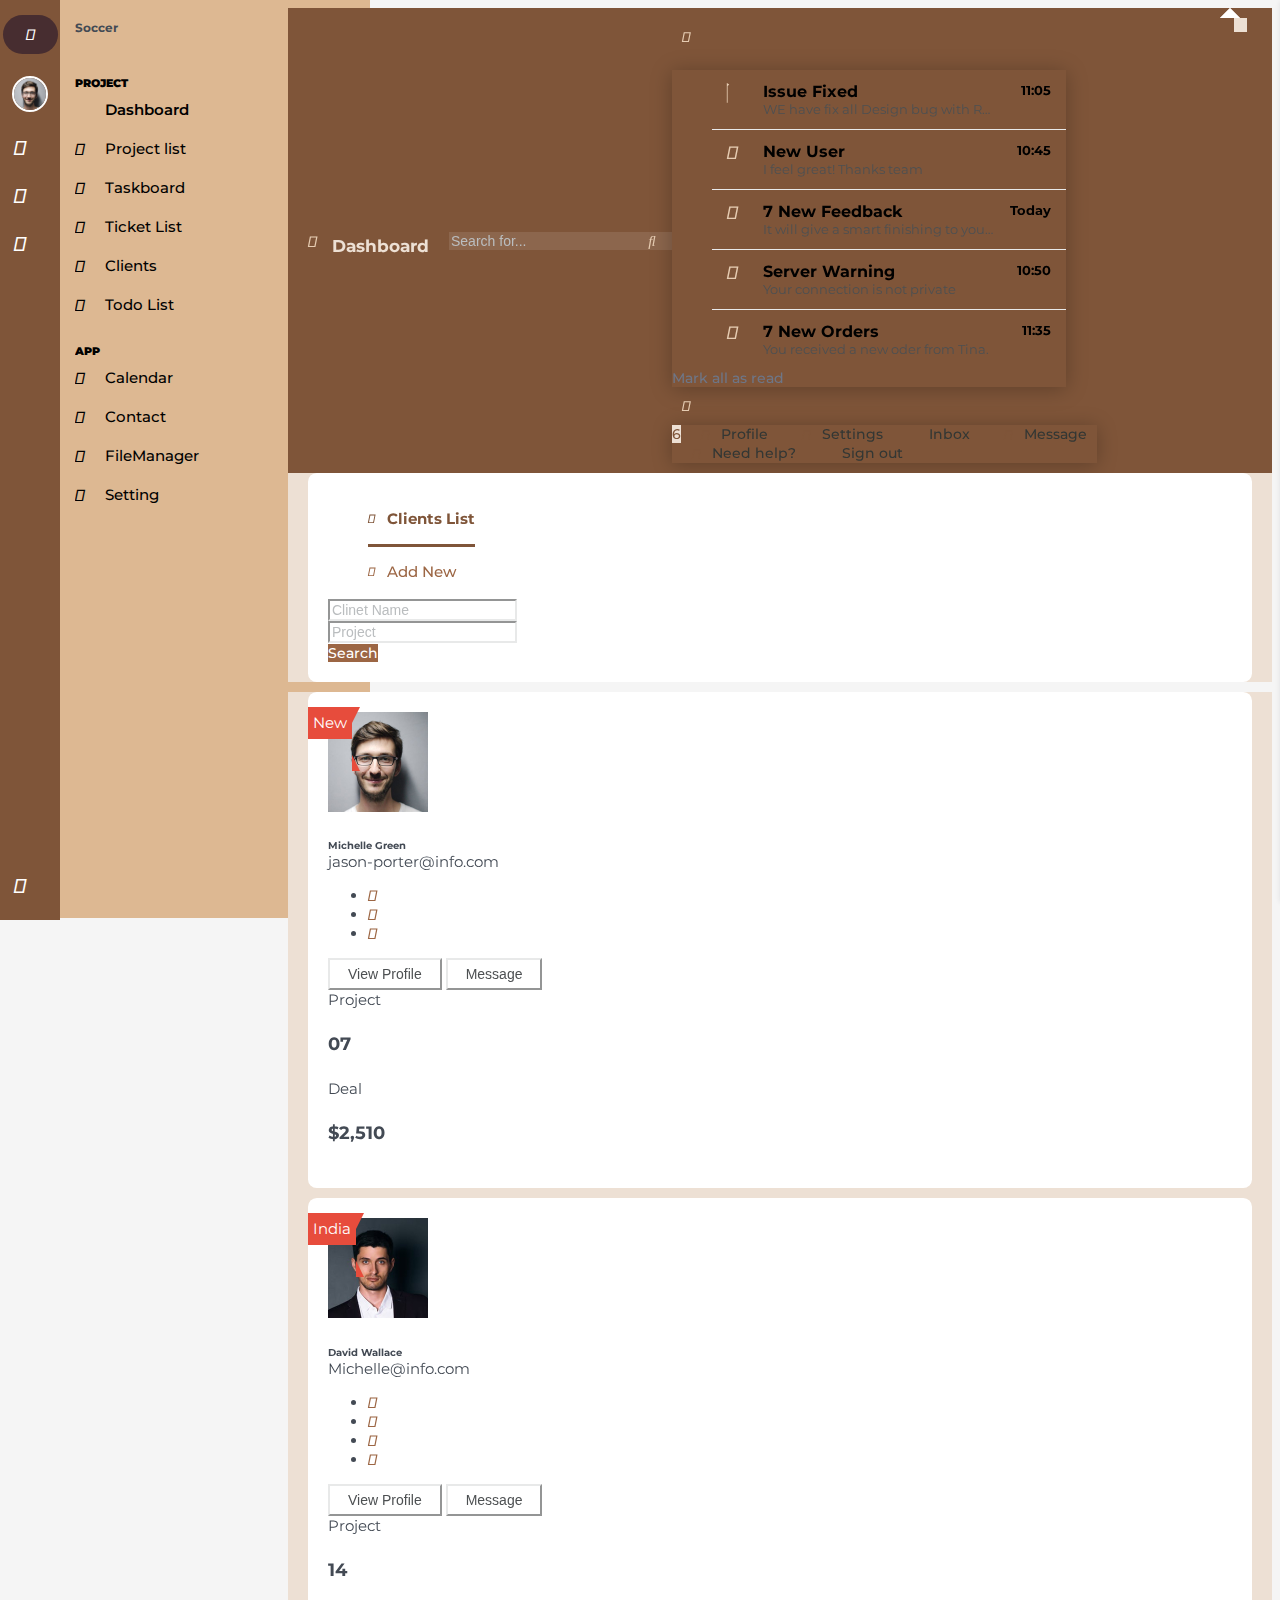
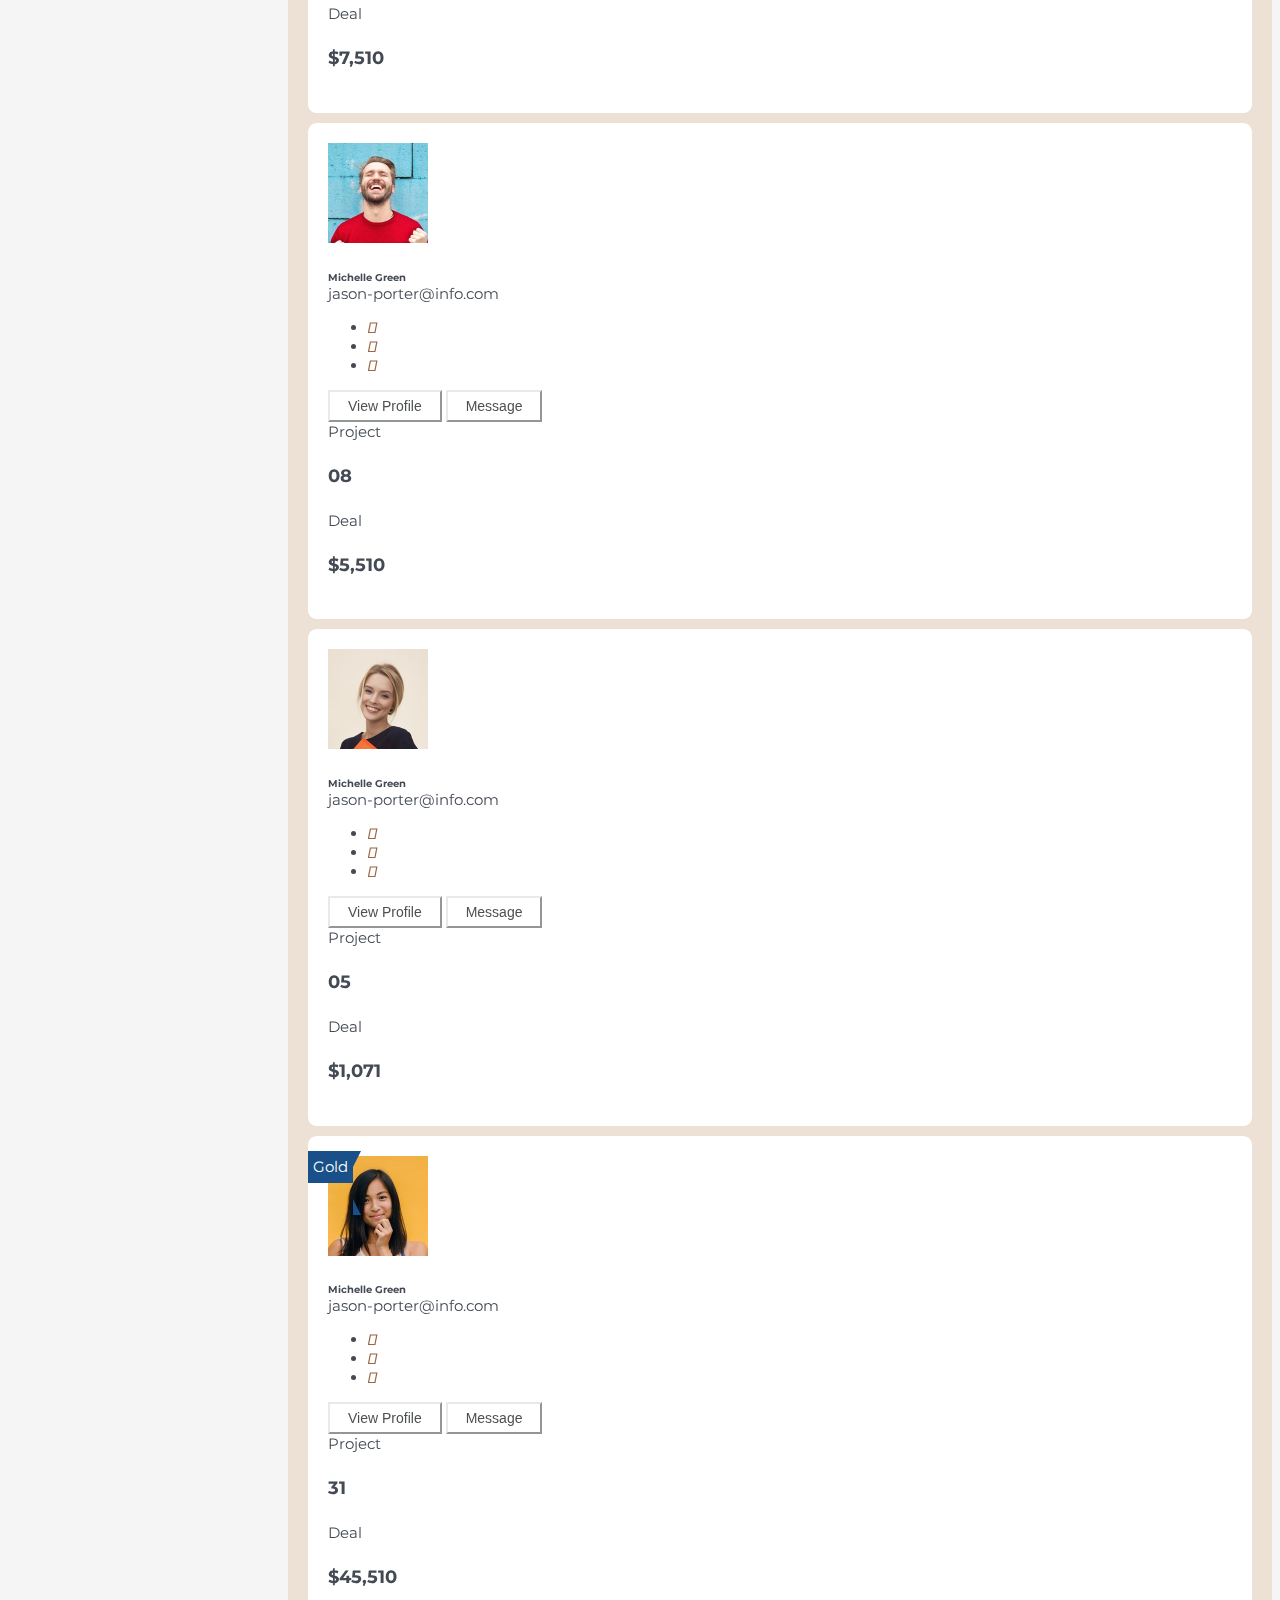
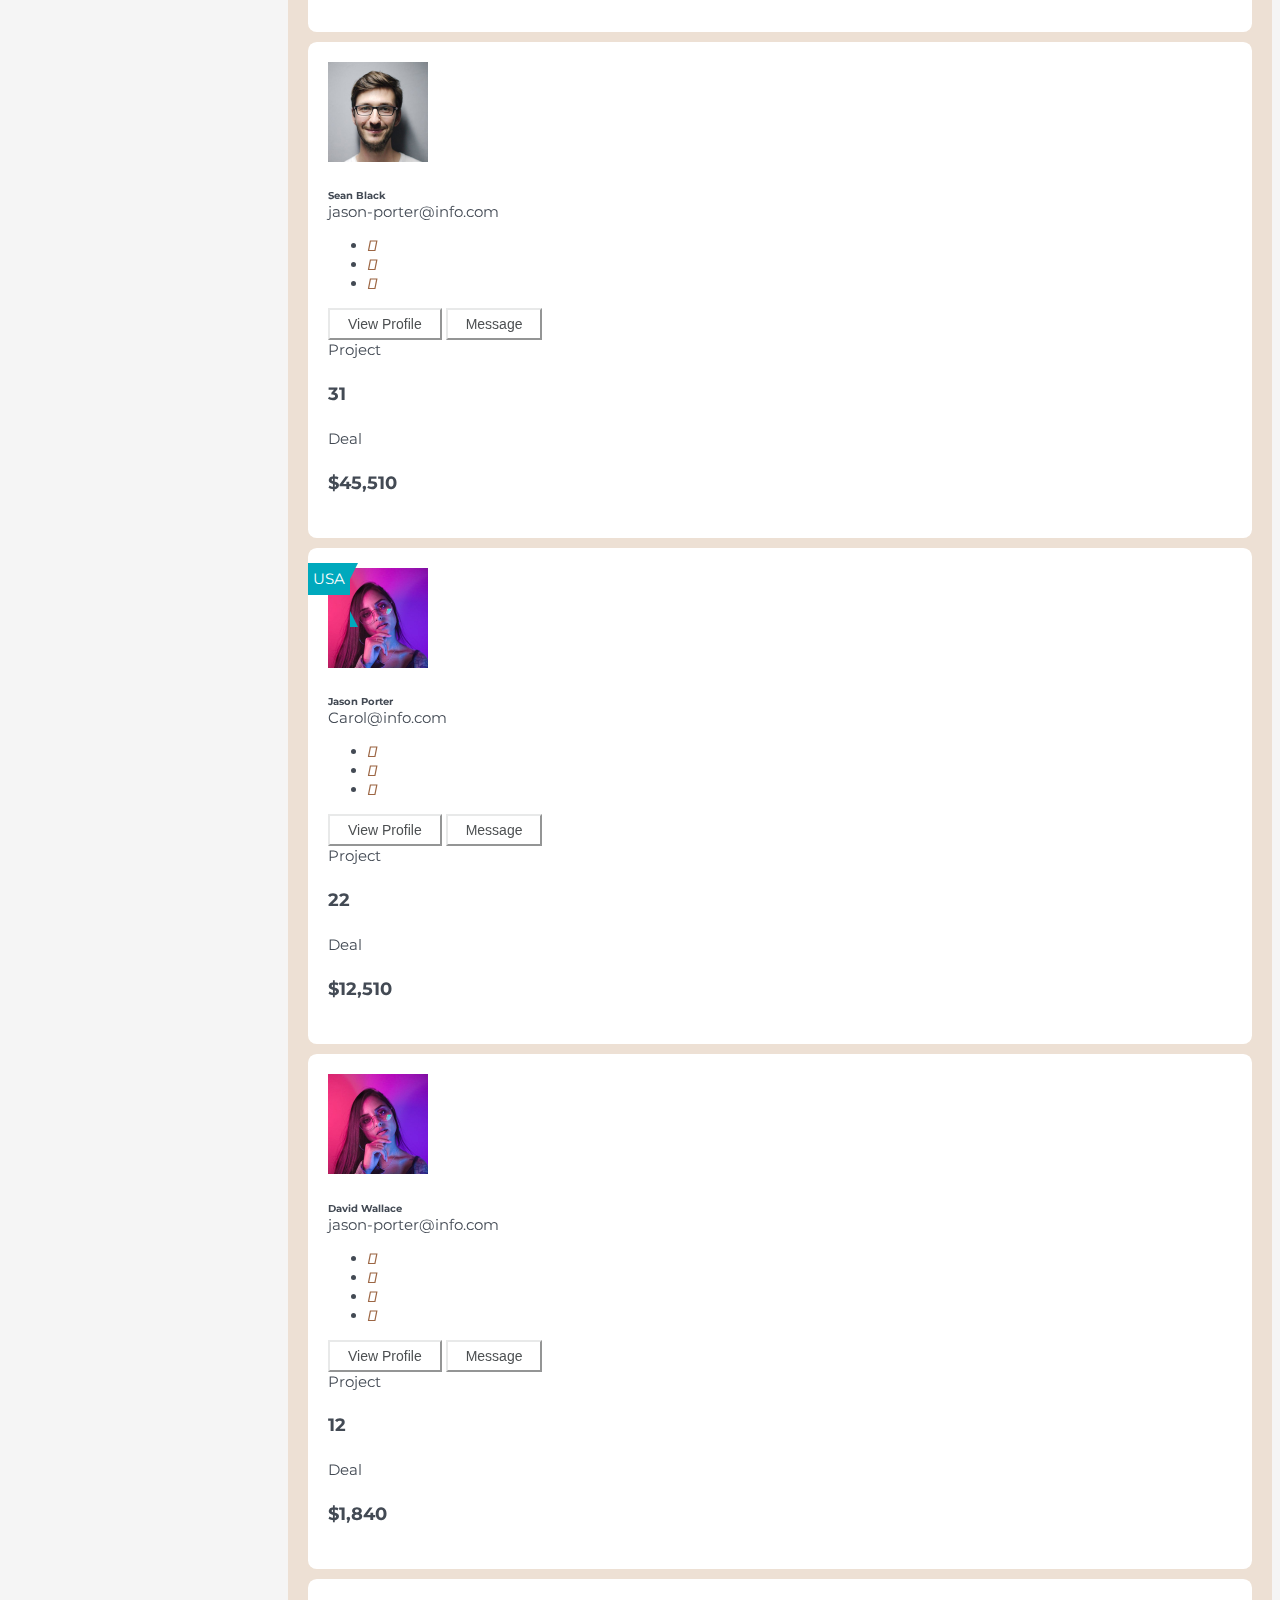
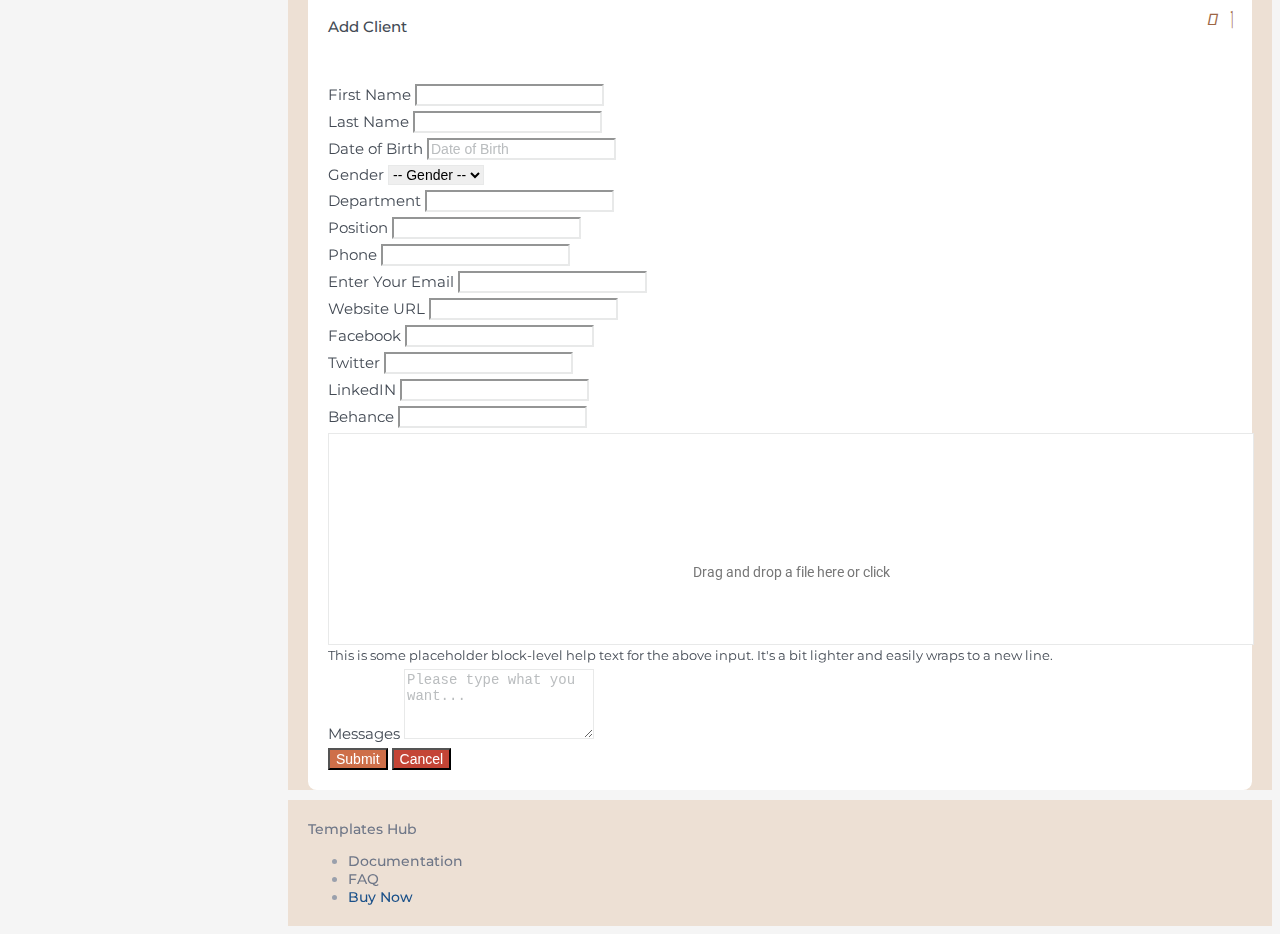
<file: project-clients.html>
<!doctype html>
<html lang="en" dir="ltr">

<!-- soccer/project/project-clients.html  07 Jan 2020 03:41:28 GMT -->

<head>
    <meta charset="UTF-8">
    <meta name="viewport"
        content="width=device-width, user-scalable=no, initial-scale=1.0, maximum-scale=1.0, minimum-scale=1.0">
    <meta http-equiv="X-UA-Compatible" content="ie=edge">

    <link rel="icon" href="favicon.ico" type="image/x-icon" />

    <title>:: Soccer :: Project Clients</title>

    <!-- Bootstrap Core and vandor -->
    <!-- <link rel="stylesheet" href="assets/plugins/bootstrap/css/bootstrap.min.css" /> -->
    <link href="https://cdn.jsdelivr.net/npm/bootstrap@5.1.3/dist/css/bootstrap.min.css" rel="stylesheet"
        integrity="sha384-1BmE4kWBq78iYhFldvKuhfTAU6auU8tT94WrHftjDbrCEXSU1oBoqyl2QvZ6jIW3" crossorigin="anonymous">
    <!--  Font Awesome -->
    <link rel="stylesheet" href="https://use.fontawesome.com/releases/v5.15.4/css/all.css"
        integrity="sha384-DyZ88mC6Up2uqS4h/KRgHuoeGwBcD4Ng9SiP4dIRy0EXTlnuz47vAwmeGwVChigm" crossorigin="anonymous">

    <link rel="stylesheet" href="assets/plugins/dropify/css/dropify.min.css">

    <!-- Core css -->
    <link rel="stylesheet" href="assets/css/main.css" />
    <link rel="stylesheet" href="assets/css/theme1.css" />
</head>

<body class="font-montserrat">
    <!-- Page Loader -->
    <div class="page-loader-wrapper">
        <div class="loader">
        </div>
    </div>

    <div id="main_content">
        <div id="header_top" class="header_top">
            <div class="container">
                <div class="hleft">
                    <a class="header-brand" href="index.html"><i class="fas   fa-soccer-ball-o brand-logo"></i></a>
                    <div class="dropdown">
                        <a href="javascript:void(0)" class="nav-link user_btn"><img class="avatar"
                                src="assets/images/user.png" alt="" data-toggle="tooltip" data-placement="right"
                                title="User Menu" /></a>

                        <a href="app-calendar.html" class="nav-link icon app_inbox xs-hide"><i
                                class="fas fa-calendar"></i></a>
                        <a href="app-contact.html" class="nav-link icon xs-hide"><i class="far fa-id-card"></i></a>

                        <a href="app-filemanager.html" class="nav-link icon app_file xs-hide"><i
                                class="far fa-folder"></i></a>
                        <!-- <a href="javascript:void(0)" class="nav-link icon theme_btn xs-hide"><i
                                class="fas fa-paint-brush" data-toggle="tooltip" data-placement="right"
                                title="Themes"></i></a> -->
                    </div>
                </div>
                <div class="hright">
                    <div class="dropdown">
                        <!-- <a href="javascript:void(0)" class="nav-link icon settingbar"><i class="fas   fa-gear fa-spin"
                                data-toggle="tooltip" data-placement="right" title="Settings"></i></a> -->
                        <a href="javascript:void(0)" class="nav-link icon menu_toggle"><i
                                class="fas  fa-align-left"></i></a>
                    </div>
                </div>
            </div>
        </div>

        <div id="rightsidebar" class="right_sidebar">
            <a href="javascript:void(0)" class="p-3 settingbar float-right"><i class="fas   fa-close"></i></a>
            <div class="p-4">
                <div class="mb-4">
                    <h6 class="font-14 font-weight-bold text-muted">Font Style</h6>
                    <div class="custom-controls-stacked font_setting">
                        <label class="custom-control custom-radio custom-control-inline">
                            <input type="radio" class="custom-control-input" name="font" value="font-opensans">
                            <span class="custom-control-label">Open Sans Font</span>
                        </label>
                        <label class="custom-control custom-radio custom-control-inline">
                            <input type="radio" class="custom-control-input" name="font" value="font-montserrat"
                                checked="">
                            <span class="custom-control-label">Montserrat Google Font</span>
                        </label>
                        <label class="custom-control custom-radio custom-control-inline">
                            <input type="radio" class="custom-control-input" name="font" value="font-roboto">
                            <span class="custom-control-label">Robot Google Font</span>
                        </label>
                    </div>
                </div>
                <hr>
                <div class="mb-4">
                    <h6 class="font-14 font-weight-bold text-muted">Dropdown Menu Icon</h6>
                    <div class="custom-controls-stacked arrow_option">
                        <label class="custom-control custom-radio custom-control-inline">
                            <input type="radio" class="custom-control-input" name="marrow" value="arrow-a">
                            <span class="custom-control-label">A</span>
                        </label>
                        <label class="custom-control custom-radio custom-control-inline">
                            <input type="radio" class="custom-control-input" name="marrow" value="arrow-b">
                            <span class="custom-control-label">B</span>
                        </label>
                        <label class="custom-control custom-radio custom-control-inline">
                            <input type="radio" class="custom-control-input" name="marrow" value="arrow-c" checked="">
                            <span class="custom-control-label">C</span>
                        </label>
                    </div>
                    <h6 class="font-14 font-weight-bold mt-4 text-muted">SubMenu List Icon</h6>
                    <div class="custom-controls-stacked list_option">
                        <label class="custom-control custom-radio custom-control-inline">
                            <input type="radio" class="custom-control-input" name="listicon" value="list-a" checked="">
                            <span class="custom-control-label">A</span>
                        </label>
                        <label class="custom-control custom-radio custom-control-inline">
                            <input type="radio" class="custom-control-input" name="listicon" value="list-b">
                            <span class="custom-control-label">B</span>
                        </label>
                        <label class="custom-control custom-radio custom-control-inline">
                            <input type="radio" class="custom-control-input" name="listicon" value="list-c">
                            <span class="custom-control-label">C</span>
                        </label>
                    </div>
                </div>
                <hr>
                <div>
                    <h6 class="font-14 font-weight-bold mt-4 text-muted">General Settings</h6>
                    <ul class="setting-list list-unstyled mt-1 setting_switch">
                        <li>
                            <label class="custom-switch">
                                <span class="custom-switch-description">Night Mode</span>
                                <input type="checkbox" name="custom-switch-checkbox"
                                    class="custom-switch-input btn-darkmode">
                                <span class="custom-switch-indicator"></span>
                            </label>
                        </li>
                        <li>
                            <label class="custom-switch">
                                <span class="custom-switch-description">Fix Navbar top</span>
                                <input type="checkbox" name="custom-switch-checkbox"
                                    class="custom-switch-input btn-fixnavbar">
                                <span class="custom-switch-indicator"></span>
                            </label>
                        </li>
                        <li>
                            <label class="custom-switch">
                                <span class="custom-switch-description">Header Dark</span>
                                <input type="checkbox" name="custom-switch-checkbox"
                                    class="custom-switch-input btn-pageheader" checked="">
                                <span class="custom-switch-indicator"></span>
                            </label>
                        </li>
                        <li>
                            <label class="custom-switch">
                                <span class="custom-switch-description">Min Sidebar Dark</span>
                                <input type="checkbox" name="custom-switch-checkbox"
                                    class="custom-switch-input btn-min_sidebar">
                                <span class="custom-switch-indicator"></span>
                            </label>
                        </li>
                        <li>
                            <label class="custom-switch">
                                <span class="custom-switch-description">Sidebar Dark</span>
                                <input type="checkbox" name="custom-switch-checkbox"
                                    class="custom-switch-input btn-sidebar">
                                <span class="custom-switch-indicator"></span>
                            </label>
                        </li>
                        <li>
                            <label class="custom-switch">
                                <span class="custom-switch-description">Icon Color</span>
                                <input type="checkbox" name="custom-switch-checkbox"
                                    class="custom-switch-input btn-iconcolor">
                                <span class="custom-switch-indicator"></span>
                            </label>
                        </li>
                        <li>
                            <label class="custom-switch">
                                <span class="custom-switch-description">Gradient Color</span>
                                <input type="checkbox" name="custom-switch-checkbox"
                                    class="custom-switch-input btn-gradient">
                                <span class="custom-switch-indicator"></span>
                            </label>
                        </li>
                        <li>
                            <label class="custom-switch">
                                <span class="custom-switch-description">Box Shadow</span>
                                <input type="checkbox" name="custom-switch-checkbox"
                                    class="custom-switch-input btn-boxshadow">
                                <span class="custom-switch-indicator"></span>
                            </label>
                        </li>
                        <li>
                            <label class="custom-switch">
                                <span class="custom-switch-description">RTL Support</span>
                                <input type="checkbox" name="custom-switch-checkbox"
                                    class="custom-switch-input btn-rtl">
                                <span class="custom-switch-indicator"></span>
                            </label>
                        </li>
                        <li>
                            <label class="custom-switch">
                                <span class="custom-switch-description">Box Layout</span>
                                <input type="checkbox" name="custom-switch-checkbox"
                                    class="custom-switch-input btn-boxlayout">
                                <span class="custom-switch-indicator"></span>
                            </label>
                        </li>
                    </ul>
                </div>
                <hr>
                <div class="form-group">
                    <label class="d-block">Storage <span class="float-right">77%</span></label>
                    <div class="progress progress-sm">
                        <div class="progress-bar" role="progressbar" aria-valuenow="77" aria-valuemin="0"
                            aria-valuemax="100" style="width: 77%;"></div>
                    </div>
                    <button type="button" class="btn btn-add btn-block mt-3">Upgrade Storage</button>
                </div>
            </div>
        </div>

        <div class="theme_div">
            <div class="card">
                <div class="card-body">
                    <ul class="list-group list-unstyled">
                        <li class="list-group-item mb-2">
                            <p>Default Theme</p>
                            <a href="index.html"><img src="assets/images/themes/default.png" class="img-fluid" /></a>
                        </li>
                        <li class="list-group-item mb-2">
                            <p>Night Mode Theme</p>
                            <a href="project-dark/index.html"><img src="assets/images/themes/dark.png"
                                    class="img-fluid" /></a>
                        </li>
                        <li class="list-group-item mb-2">
                            <p>RTL Version</p>
                            <a href="project-rtl/index.html"><img src="assets/images/themes/rtl.png"
                                    class="img-fluid" /></a>
                        </li>
                    </ul>
                </div>
            </div>
        </div>

        <div class="user_div">
            <h5 class="brand-name mb-4">Soccer<a href="javascript:void(0)" class="user_btn"><i
                        class="fas fa-sign-out-alt"></i></a></h5>
            <div class="card-body">
                <a href="page-profile.html"><img class="card-profile-img" src="assets/images/sm/avatar1.jpg" alt=""></a>
                <h6 class="mb-0">Peter Richards</h6>
                <span>peter.richard@gmail.com</span>
                <div class="d-flex align-items-baseline mt-3">
                    <h3 class="mb-0 mr-2">9.8</h3>
                    <p class="mb-0"><span class="text-success">1.6% <i class="fa  fa-arrow-up"></i></span></p>
                </div>
                <div class="progress progress-xs">
                    <div class="progress-bar" role="progressbar" style="width: 15%" aria-valuenow="15" aria-valuemin="0"
                        aria-valuemax="100"></div>
                    <div class="progress-bar bg-info" role="progressbar" style="width: 20%" aria-valuenow="20"
                        aria-valuemin="0" aria-valuemax="100"></div>
                    <div class="progress-bar bg-success" role="progressbar" style="width: 30%" aria-valuenow="30"
                        aria-valuemin="0" aria-valuemax="100"></div>
                    <div class="progress-bar bg-orange" role="progressbar" style="width: 5%" aria-valuenow="20"
                        aria-valuemin="0" aria-valuemax="100"></div>
                    <div class="progress-bar bg-indigo" role="progressbar" style="width: 13%" aria-valuenow="20"
                        aria-valuemin="0" aria-valuemax="100"></div>
                </div>
                <h6 class="text-uppercase font-10 mt-1">Performance Score</h6>
                <hr>
                <p>Activity</p>
                <ul class="new_timeline">
                    <li>
                        <div class="bullet pink"></div>
                        <div class="time">11:00am</div>
                        <div class="desc">
                            <h3>Attendance</h3>
                            <h4>Computer Class</h4>
                        </div>
                    </li>
                    <li>
                        <div class="bullet pink"></div>
                        <div class="time">11:30am</div>
                        <div class="desc">
                            <h3>Added an interest</h3>
                            <h4>“Volunteer Activities”</h4>
                        </div>
                    </li>
                    <li>
                        <div class="bullet green"></div>
                        <div class="time">12:00pm</div>
                        <div class="desc">
                            <h3>Developer Team</h3>
                            <h4>Hangouts</h4>
                            <ul class="list-unstyled team-info margin-0 p-t-5">
                                <li><img src="assets/images/xs/avatar1.jpg" alt="Avatar"></li>
                                <li><img src="assets/images/xs/avatar2.jpg" alt="Avatar"></li>
                                <li><img src="assets/images/xs/avatar3.jpg" alt="Avatar"></li>
                                <li><img src="assets/images/xs/avatar4.jpg" alt="Avatar"></li>
                            </ul>
                        </div>
                    </li>
                    <li>
                        <div class="bullet green"></div>
                        <div class="time">2:00pm</div>
                        <div class="desc">
                            <h3>Responded to need</h3>
                            <a href="javascript:void(0)">“In-Kind Opportunity”</a>
                        </div>
                    </li>
                    <li>
                        <div class="bullet orange"></div>
                        <div class="time">1:30pm</div>
                        <div class="desc">
                            <h3>Lunch Break</h3>
                        </div>
                    </li>
                    <li>
                        <div class="bullet green"></div>
                        <div class="time">2:38pm</div>
                        <div class="desc">
                            <h3>Finish</h3>
                            <h4>Go to Home</h4>
                        </div>
                    </li>
                </ul>
            </div>
        </div>

        <div id="left-sidebar" class="sidebar ">
            <h5 class="brand-name">Soccer
                <a href="javascript:void(0)" class="menu_option float-right">
                    <span class="d-flex justify-content-end">
                        <i class=" fas fa-th-large font-16" data-toggle="tooltip" data-placement="left"
                            title="Grid & List Toggle"></i>
                    </span>
                </a>
            </h5>
            <nav id="left-sidebar-nav" class="sidebar-nav">
                <ul class="metismenu">
                    <li class="g_heading">Project</li>
                    <li class="active"><a href="index.html"><i
                                class="fas fa-tachometer-alt"></i><span>Dashboard</span></a>
                    </li>
                    <li><a href="project-list.html"><i class="fas   fa-list-ol"></i><span>Project list</span></a></li>
                    <li><a href="project-taskboard.html"><i
                                class="fas fa-calendar-check-o"></i><span>Taskboard</span></a></li>
                    <li><a href="project-ticket.html"><i class="fas fa-list-ul"></i><span>Ticket List</span></a></li>

                    <li><a href="project-clients.html"><i class="fas   fa-user"></i><span>Clients</span></a></li>
                    <li><a href="project-todo.html"><i class="fas fa-check-square "></i><span>Todo List</span></a>
                    </li>
                    <li class="g_heading">App</li>
                    <li><a href="app-calendar.html"><i class="fas   fa-calendar"></i><span>Calendar</span></a></li>
                    <li><a href="app-contact.html"><i class="fas   fa-address-book"></i><span>Contact</span></a></li>
                    <li><a href="app-filemanager.html"><i class="fas   fa-folder"></i><span>FileManager</span></a></li>
                    <li><a href="app-setting.html"><i class="fas   fa-gear"></i><span>Setting</span></a></li>
                </ul>
            </nav>
        </div>

        <div class="page">
            <div id="page_top" class="section-body  top_dark">
                <div class="container-fluid">
                    <div class="page-header">
                        <div class="left">
                            <a href="javascript:void(0)" class="icon menu_toggle mr-3"><i
                                    class="fas fa-align-left"></i></a>
                            <h1 class="page-title">Dashboard</h1>
                        </div>
                        <div class="right">
                            <div class="input-icon xs-hide mr-4">
                                <input type="text" class="form-control" placeholder="Search for...">
                                <span class="input-icon-addon"><i class="fas fa-search"></i></span>
                            </div>
                            <div class="notification d-flex">

                                <div class="dropdown d-flex">
                                    <a class="nav-link icon d-none d-md-flex btn btn-default btn-icon ml-2"
                                        data-toggle="dropdown"><i class="fas fa-bell"></i><span
                                            class="badge badge-primary nav-unread"></span></a>
                                    <div class="dropdown-menu dropdown-menu-right dropdown-menu-arrow">
                                        <ul class="list-unstyled feeds_widget">
                                            <li>
                                                <div class="feeds-left"><i class="fas   fa-check"></i></div>
                                                <div class="feeds-body">
                                                    <h4 class="title ">Issue Fixed <small
                                                            class="float-right text-muted">11:05</small></h4>
                                                    <small>WE have fix all Design bug with Responsive</small>
                                                </div>
                                            </li>
                                            <li>
                                                <div class="feeds-left"><i class="fas   fa-user"></i></div>
                                                <div class="feeds-body">
                                                    <h4 class="title">New User <small
                                                            class="float-right text-muted">10:45</small>
                                                    </h4>
                                                    <small>I feel great! Thanks team</small>
                                                </div>
                                            </li>
                                            <li>
                                                <div class="feeds-left"><i class="fas   fa-thumbs-o-up"></i></div>
                                                <div class="feeds-body">
                                                    <h4 class="title">7 New Feedback <small
                                                            class="float-right text-muted">Today</small></h4>
                                                    <small>It will give a smart finishing to your site</small>
                                                </div>
                                            </li>
                                            <li>
                                                <div class="feeds-left"><i class="fas   fa-question-circle"></i></div>
                                                <div class="feeds-body">
                                                    <h4 class="title">Server Warning <small
                                                            class="float-right text-muted">10:50</small></h4>
                                                    <small>Your connection is not private</small>
                                                </div>
                                            </li>
                                            <li>
                                                <div class="feeds-left"><i class="fas   fa-shopping-cart"></i></div>
                                                <div class="feeds-body">
                                                    <h4 class="title">7 New Orders <small
                                                            class="float-right text-muted">11:35</small></h4>
                                                    <small>You received a new oder from Tina.</small>
                                                </div>
                                            </li>
                                        </ul>
                                        <div class="dropdown-divider"></div>
                                        <a href="javascript:void(0)"
                                            class="dropdown-item text-center text-muted-dark readall">Mark
                                            all as
                                            read</a>
                                    </div>
                                </div>
                                <div id="user_option" class="dropdown d-flex">
                                    <a class="nav-link icon d-none d-md-flex btn btn-default btn-icon ml-2"
                                        data-toggle="dropdown"><i class="fas   fa-user"></i></a>
                                    <div class="dropdown-menu dropdown-menu-right dropdown-menu-arrow">
                                        <a class="dropdown-item" href="#"><i class="dropdown-icon far fa-user"></i>
                                            Profile</a>
                                        <a class="dropdown-item" href="#"><i class="dropdown-icon fas fa-cog"></i>
                                            Settings</a>
                                        <a class="dropdown-item" href="javascript:void(0)"><span
                                                class="float-right"><span class="badge badge-primary">6</span></span><i
                                                class="dropdown-icon far fa-mail"></i> Inbox</a>
                                        <a class="dropdown-item" href="javascript:void(0)"><i
                                                class="dropdown-icon far fa-send"></i>
                                            Message</a>
                                        <div class="dropdown-divider"></div>
                                        <a class="dropdown-item" href="javascript:void(0)"><i
                                                class="dropdown-icon far fa-question-circle"></i> Need help?</a>
                                        <a class="dropdown-item" href="#"><i
                                                class="dropdown-icon fas fa-sign-out-alt"></i> Sign
                                            out</a>
                                    </div>
                                </div>
                            </div>
                        </div>
                    </div>
                </div>
            </div>
            <div class="section-body pt-3">
                <div class="container-fluid">
                    <div class="row clearfix">
                        <div class="col-lg-12">
                            <div class="card">
                                <div class="card-body">
                                    <div class="d-md-flex justify-content-between mb-2">
                                        <ul class="nav nav-tabs b-none">
                                            <li class="nav-item"><a class="nav-link active" data-toggle="tab"
                                                    href="#list"><i class="fas fa-list"></i> Clients List</a></li>
                                            <li class="nav-item"><a class="nav-link" data-toggle="tab" href="#addnew"><i
                                                        class="fas fa-plus"></i> Add New</a></li>
                                        </ul>
                                    </div>
                                    <div class="row">
                                        <div class="col-lg-4 col-md-4 col-sm-6">
                                            <div class="input-group mb-1">
                                                <input type="text" class="form-control" placeholder="Clinet Name">
                                            </div>
                                        </div>
                                        <div class="col-lg-5 col-md-4 col-sm-6">
                                            <div class="input-group mb-1">
                                                <input type="text" class="form-control" placeholder="Project">
                                            </div>
                                        </div>
                                        <div class="col-lg-3 col-md-4 col-sm-12">
                                            <a href="javascript:void(0);" class="btn btn-add btn-block mb-1 w-100"
                                                title="">Search</a>
                                        </div>
                                    </div>
                                </div>
                            </div>
                        </div>
                    </div>
                </div>
            </div>
            <div class="section-body">
                <div class="container-fluid">
                    <div class="tab-content">
                        <div class="tab-pane fade show active" id="list" role="tabpanel">
                            <div class="row clearfix">
                                <div class="col-xl-4 col-lg-4 col-md-6">
                                    <div class="card">
                                        <div class="card-body text-center ribbon">
                                            <div class="ribbon-box green">New</div>
                                            <img class="rounded-circle img-thumbnail w100"
                                                src="assets/images/sm/avatar1.jpg" alt="">
                                            <h6 class="mt-3 mb-0">Michelle Green</h6>
                                            <span>jason-porter@info.com</span>
                                            <ul class="mt-3 list-unstyled d-flex justify-content-center">
                                                <li><a class="p-3" target="_blank" href="#"><i
                                                            class="fas fa-facebook"></i></a></li>
                                                <li><a class="p-3" target="_blank" href="#"><i
                                                            class="fas fa-slack"></i></a></li>
                                                <li><a class="p-3" target="_blank" href="#"><i
                                                            class="fas fa-linkedin"></i></a></li>
                                            </ul>
                                            <button class="btn btn-default btn-sm">View Profile</button>
                                            <button class="btn btn-default btn-sm">Message</button>
                                            <div class="row text-center mt-4">
                                                <div class="col-6 border-right">
                                                    <label class="mb-0">Project</label>
                                                    <h4 class="font-18">07</h4>
                                                </div>
                                                <div class="col-6">
                                                    <label class="mb-0">Deal</label>
                                                    <h4 class="font-18">$2,510</h4>
                                                </div>
                                            </div>
                                        </div>
                                    </div>
                                </div>
                                <div class="col-xl-4 col-lg-4 col-md-6">
                                    <div class="card">
                                        <div class="card-body text-center ribbon">
                                            <div class="ribbon-box indigo">India</div>
                                            <img class="rounded-circle img-thumbnail w100"
                                                src="assets/images/sm/avatar3.jpg" alt="">
                                            <h6 class="mt-3 mb-0">David Wallace</h6>
                                            <span>Michelle@info.com</span>
                                            <ul class="mt-3 list-unstyled d-flex justify-content-center">
                                                <li><a class="p-3" target="_blank" href="#"><i
                                                            class="fas fa-twitter"></i></a></li>
                                                <li><a class="p-3" target="_blank" href="#"><i
                                                            class="fas fa-dribbble"></i></a></li>
                                                <li><a class="p-3" target="_blank" href="#"><i
                                                            class="fas fa-slack"></i></a></li>
                                                <li><a class="p-3" target="_blank" href="#"><i
                                                            class="fas fa-linkedin"></i></a></li>
                                            </ul>
                                            <button class="btn btn-default btn-sm">View Profile</button>
                                            <button class="btn btn-default btn-sm">Message</button>
                                            <div class="row text-center mt-4">
                                                <div class="col-6 border-right">
                                                    <label class="mb-0">Project</label>
                                                    <h4 class="font-18">14</h4>
                                                </div>
                                                <div class="col-6">
                                                    <label class="mb-0">Deal</label>
                                                    <h4 class="font-18">$7,510</h4>
                                                </div>
                                            </div>
                                        </div>
                                    </div>
                                </div>
                                <div class="col-xl-4 col-lg-4 col-md-6">
                                    <div class="card">
                                        <div class="card-body text-center">
                                            <img class="rounded-circle img-thumbnail w100"
                                                src="assets/images/sm/avatar4.jpg" alt="">
                                            <h6 class="mt-3 mb-0">Michelle Green</h6>
                                            <span>jason-porter@info.com</span>
                                            <ul class="mt-3 list-unstyled d-flex justify-content-center">
                                                <li><a class="p-3" target="_blank" href="#"><i
                                                            class="fas fa-facebook"></i></a></li>
                                                <li><a class="p-3" target="_blank" href="#"><i
                                                            class="fas fa-slack"></i></a></li>
                                                <li><a class="p-3" target="_blank" href="#"><i
                                                            class="fas fa-linkedin"></i></a></li>
                                            </ul>
                                            <button class="btn btn-default btn-sm">View Profile</button>
                                            <button class="btn btn-default btn-sm">Message</button>
                                            <div class="row text-center mt-4">
                                                <div class="col-6 border-right">
                                                    <label class="mb-0">Project</label>
                                                    <h4 class="font-18">08</h4>
                                                </div>
                                                <div class="col-6">
                                                    <label class="mb-0">Deal</label>
                                                    <h4 class="font-18">$5,510</h4>
                                                </div>
                                            </div>
                                        </div>
                                    </div>
                                </div>
                                <div class="col-xl-4 col-lg-4 col-md-6">
                                    <div class="card">
                                        <div class="card-body text-center">
                                            <img class="rounded-circle img-thumbnail w100"
                                                src="assets/images/sm/avatar6.jpg" alt="">
                                            <h6 class="mt-3 mb-0">Michelle Green</h6>
                                            <span>jason-porter@info.com</span>
                                            <ul class="mt-3 list-unstyled d-flex justify-content-center">
                                                <li><a class="p-3" target="_blank" href="#"><i
                                                            class="fas fa-facebook"></i></a></li>
                                                <li><a class="p-3" target="_blank" href="#"><i
                                                            class="fas fa-pinterest"></i></a></li>
                                                <li><a class="p-3" target="_blank" href="#"><i
                                                            class="fas fa-linkedin"></i></a></li>
                                            </ul>
                                            <button class="btn btn-default btn-sm">View Profile</button>
                                            <button class="btn btn-default btn-sm">Message</button>
                                            <div class="row text-center mt-4">
                                                <div class="col-6 border-right">
                                                    <label class="mb-0">Project</label>
                                                    <h4 class="font-18">05</h4>
                                                </div>
                                                <div class="col-6">
                                                    <label class="mb-0">Deal</label>
                                                    <h4 class="font-18">$1,071</h4>
                                                </div>
                                            </div>
                                        </div>
                                    </div>
                                </div>
                                <div class="col-xl-4 col-lg-4 col-md-6">
                                    <div class="card">
                                        <div class="card-body text-center ribbon">
                                            <div class="ribbon-box orange">Gold</div>
                                            <img class="rounded-circle img-thumbnail w100"
                                                src="assets/images/sm/avatar5.jpg" alt="">
                                            <h6 class="mt-3 mb-0">Michelle Green</h6>
                                            <span>jason-porter@info.com</span>
                                            <ul class="mt-3 list-unstyled d-flex justify-content-center">
                                                <li><a class="p-3" target="_blank" href="#"><i
                                                            class="fas fa-facebook"></i></a></li>
                                                <li><a class="p-3" target="_blank" href="#"><i
                                                            class="fas fa-slack"></i></a></li>
                                                <li><a class="p-3" target="_blank" href="#"><i
                                                            class="fas fa-linkedin"></i></a></li>
                                            </ul>
                                            <button class="btn btn-default btn-sm">View Profile</button>
                                            <button class="btn btn-default btn-sm">Message</button>
                                            <div class="row text-center mt-4">
                                                <div class="col-6 border-right">
                                                    <label class="mb-0">Project</label>
                                                    <h4 class="font-18">31</h4>
                                                </div>
                                                <div class="col-6">
                                                    <label class="mb-0">Deal</label>
                                                    <h4 class="font-18">$45,510</h4>
                                                </div>
                                            </div>
                                        </div>
                                    </div>
                                </div>
                                <div class="col-xl-4 col-lg-4 col-md-6">
                                    <div class="card">
                                        <div class="card-body text-center">
                                            <img class="rounded-circle img-thumbnail w100"
                                                src="assets/images/sm/avatar1.jpg" alt="">
                                            <h6 class="mt-3 mb-0">Sean Black</h6>
                                            <span>jason-porter@info.com</span>
                                            <ul class="mt-3 list-unstyled d-flex justify-content-center">
                                                <li><a class="p-3" target="_blank" href="#"><i
                                                            class="fas fa-facebook"></i></a></li>
                                                <li><a class="p-3" target="_blank" href="#"><i
                                                            class="fas fa-slack"></i></a></li>
                                                <li><a class="p-3" target="_blank" href="#"><i
                                                            class="fas fa-linkedin"></i></a></li>
                                            </ul>
                                            <button class="btn btn-default btn-sm">View Profile</button>
                                            <button class="btn btn-default btn-sm">Message</button>
                                            <div class="row text-center mt-4">
                                                <div class="col-6 border-right">
                                                    <label class="mb-0">Project</label>
                                                    <h4 class="font-18">31</h4>
                                                </div>
                                                <div class="col-6">
                                                    <label class="mb-0">Deal</label>
                                                    <h4 class="font-18">$45,510</h4>
                                                </div>
                                            </div>
                                        </div>
                                    </div>
                                </div>
                                <div class="col-xl-4 col-lg-4 col-md-6">
                                    <div class="card">
                                        <div class="card-body text-center ribbon">
                                            <div class="ribbon-box pink">USA</div>
                                            <img class="rounded-circle img-thumbnail w100"
                                                src="assets/images/sm/avatar2.jpg" alt="">
                                            <h6 class="mt-3 mb-0">Jason Porter</h6>
                                            <span>Carol@info.com</span>
                                            <ul class="mt-3 list-unstyled d-flex justify-content-center">
                                                <li><a class="p-3" target="_blank" href="#"><i
                                                            class="fas fa-skype"></i></a></li>
                                                <li><a class="p-3" target="_blank" href="#"><i
                                                            class="fas fa-instagram"></i></a></li>
                                                <li><a class="p-3" target="_blank" href="#"><i
                                                            class="fas fa-dribbble"></i></a></li>
                                            </ul>
                                            <button class="btn btn-default btn-sm">View Profile</button>
                                            <button class="btn btn-default btn-sm">Message</button>
                                            <div class="row text-center mt-4">
                                                <div class="col-6 border-right">
                                                    <label class="mb-0">Project</label>
                                                    <h4 class="font-18">22</h4>
                                                </div>
                                                <div class="col-6">
                                                    <label class="mb-0">Deal</label>
                                                    <h4 class="font-18">$12,510</h4>
                                                </div>
                                            </div>
                                        </div>
                                    </div>
                                </div>
                                <div class="col-xl-4 col-lg-4 col-md-6">
                                    <div class="card">
                                        <div class="card-body text-center">
                                            <img class="rounded-circle img-thumbnail w100"
                                                src="assets/images/sm/avatar2.jpg" alt="">
                                            <h6 class="mt-3 mb-0">David Wallace</h6>
                                            <span>jason-porter@info.com</span>
                                            <ul class="mt-3 list-unstyled d-flex justify-content-center">
                                                <li><a class="p-3" target="_blank" href="#"><i
                                                            class="fas fa-flickr"></i></a></li>
                                                <li><a class="p-3" target="_blank" href="#"><i
                                                            class="fas fa-dropbox"></i></a></li>
                                                <li><a class="p-3" target="_blank" href="#"><i
                                                            class="fas fa-apple"></i></a></li>
                                                <li><a class="p-3" target="_blank" href="#"><i
                                                            class="fas fa-pinterest"></i></a></li>
                                            </ul>
                                            <button class="btn btn-default btn-sm">View Profile</button>
                                            <button class="btn btn-default btn-sm">Message</button>
                                            <div class="row text-center mt-4">
                                                <div class="col-6 border-right">
                                                    <label class="mb-0">Project</label>
                                                    <h4 class="font-18">12</h4>
                                                </div>
                                                <div class="col-6">
                                                    <label class="mb-0">Deal</label>
                                                    <h4 class="font-18">$1,840</h4>
                                                </div>
                                            </div>
                                        </div>
                                    </div>
                                </div>
                            </div>
                        </div>
                        <div class="tab-pane fade" id="addnew" role="tabpanel">
                            <div class="row">
                                <div class="col-sm-12">
                                    <div class="card">
                                        <div class="card-header">
                                            <h3 class="card-title">Add Client</h3>
                                            <div class="card-options ">
                                                <a href="#" class="card-options-collapse" data-toggle="card-collapse"><i
                                                        class="fas fa-chevron-up"></i></a>
                                                <a href="#" class="card-options-remove" data-toggle="card-remove"><i
                                                        class="fas fa-times"></i></a>
                                            </div>
                                        </div>
                                        <form class="card-body">
                                            <div class="row clearfix">
                                                <div class="col-md-6 col-sm-12 mb-4">
                                                    <div class="form-group">
                                                        <label>First Name</label>
                                                        <input type="text" class="form-control">
                                                    </div>
                                                </div>
                                                <div class="col-md-6 col-sm-12 mb-4">
                                                    <div class="form-group">
                                                        <label>Last Name</label>
                                                        <input type="text" class="form-control">
                                                    </div>
                                                </div>
                                                <div class="col-md-3 col-sm-12 mb-4">
                                                    <div class="form-group">
                                                        <label>Date of Birth</label>
                                                        <input data-provide="datepicker" data-date-autoclose="true"
                                                            class="form-control" placeholder="Date of Birth">
                                                    </div>
                                                </div>
                                                <div class="col-md-3 col-sm-12 mb-4">
                                                    <label>Gender</label>
                                                    <select class="form-control show-tick">
                                                        <option value="">-- Gender --</option>
                                                        <option value="10">Male</option>
                                                        <option value="20">Female</option>
                                                    </select>
                                                </div>
                                                <div class="col-md-3 col-sm-12 mb-4">
                                                    <div class="form-group">
                                                        <label>Department</label>
                                                        <input type="text" class="form-control">
                                                    </div>
                                                </div>
                                                <div class="col-md-3 col-sm-12 mb-4">
                                                    <div class="form-group">
                                                        <label>Position</label>
                                                        <input type="text" class="form-control">
                                                    </div>
                                                </div>
                                                <div class="col-md-4 col-sm-12 mb-4">
                                                    <div class="form-group">
                                                        <label>Phone</label>
                                                        <input type="text" class="form-control">
                                                    </div>
                                                </div>
                                                <div class="col-md-4 col-sm-12 mb-4">
                                                    <div class="form-group">
                                                        <label>Enter Your Email</label>
                                                        <input type="text" class="form-control">
                                                    </div>
                                                </div>
                                                <div class="col-md-4 col-sm-12 mb-4">
                                                    <div class="form-group">
                                                        <label>Website URL</label>
                                                        <input type="text" class="form-control">
                                                    </div>
                                                </div>
                                                <div class="col-md-6 col-sm-12 mb-4">
                                                    <div class="form-group">
                                                        <label>Facebook</label>
                                                        <input type="text" class="form-control">
                                                    </div>
                                                </div>
                                                <div class="col-md-6 col-sm-12 mb-4">
                                                    <div class="form-group">
                                                        <label>Twitter</label>
                                                        <input type="text" class="form-control">
                                                    </div>
                                                </div>
                                                <div class="col-md-6 col-sm-12 mb-4">
                                                    <div class="form-group">
                                                        <label>LinkedIN</label>
                                                        <input type="text" class="form-control">
                                                    </div>
                                                </div>
                                                <div class="col-md-6 col-sm-12 mb-4">
                                                    <div class="form-group">
                                                        <label>Behance</label>
                                                        <input type="text" class="form-control">
                                                    </div>
                                                </div>
                                                <div class="col-sm-12">
                                                    <div class="form-group mt-2">
                                                        <input type="file" class="dropify">
                                                        <small id="fileHelp" class="form-text text-muted">This is some
                                                            placeholder block-level help text for the above input. It's
                                                            a bit lighter and easily wraps to a new line.</small>
                                                    </div>
                                                </div>
                                                <div class="col-sm-12">
                                                    <div class="form-group mt-3">
                                                        <label>Messages</label>
                                                        <textarea rows="4" class="form-control no-resize"
                                                            placeholder="Please type what you want..."></textarea>
                                                    </div>
                                                </div>
                                                <div class="col-sm-12">
                                                    <button type="submit" class="btn btn-submit">Submit</button>
                                                    <button type="submit" class="btn btn-cancel">Cancel</button>
                                                </div>
                                            </div>
                                        </form>
                                    </div>
                                </div>
                            </div>
                        </div>
                    </div>
                </div>
            </div>
            <div class="section-body">
                <footer class="footer">
                    <div class="container-fluid">
                        <div class="row">
                            <div class="col-md-6 col-sm-12">
                                <a href="templateshub.net">Templates Hub</a>
                            </div>
                            <div class="col-md-6 col-sm-12 text-md-right d-flex justify-content-end">
                                <ul class="list-inline mb-0">
                                    <li class="list-inline-item"><a href="doc/index.html">Documentation</a></li>
                                    <li class="list-inline-item"><a href="javascript:void(0)">FAQ</a></li>
                                    <li class="list-inline-item"><a href="javascript:void(0)"
                                            class="btn btn-outline-primary btn-sm">Buy Now</a></li>
                                </ul>
                            </div>
                        </div>
                    </div>
                </footer>
            </div>
        </div>
    </div>

    <script src="assets/bundles/lib.vendor.bundle.js"></script>

    <script src="assets/plugins/dropify/js/dropify.min.js"></script>

    <script src="assets/js/core.js"></script>
    <script src="assets/js/form/dropify.js"></script>
</body>

<!-- soccer/project/project-clients.html  07 Jan 2020 03:41:29 GMT -->

</html>
</file>
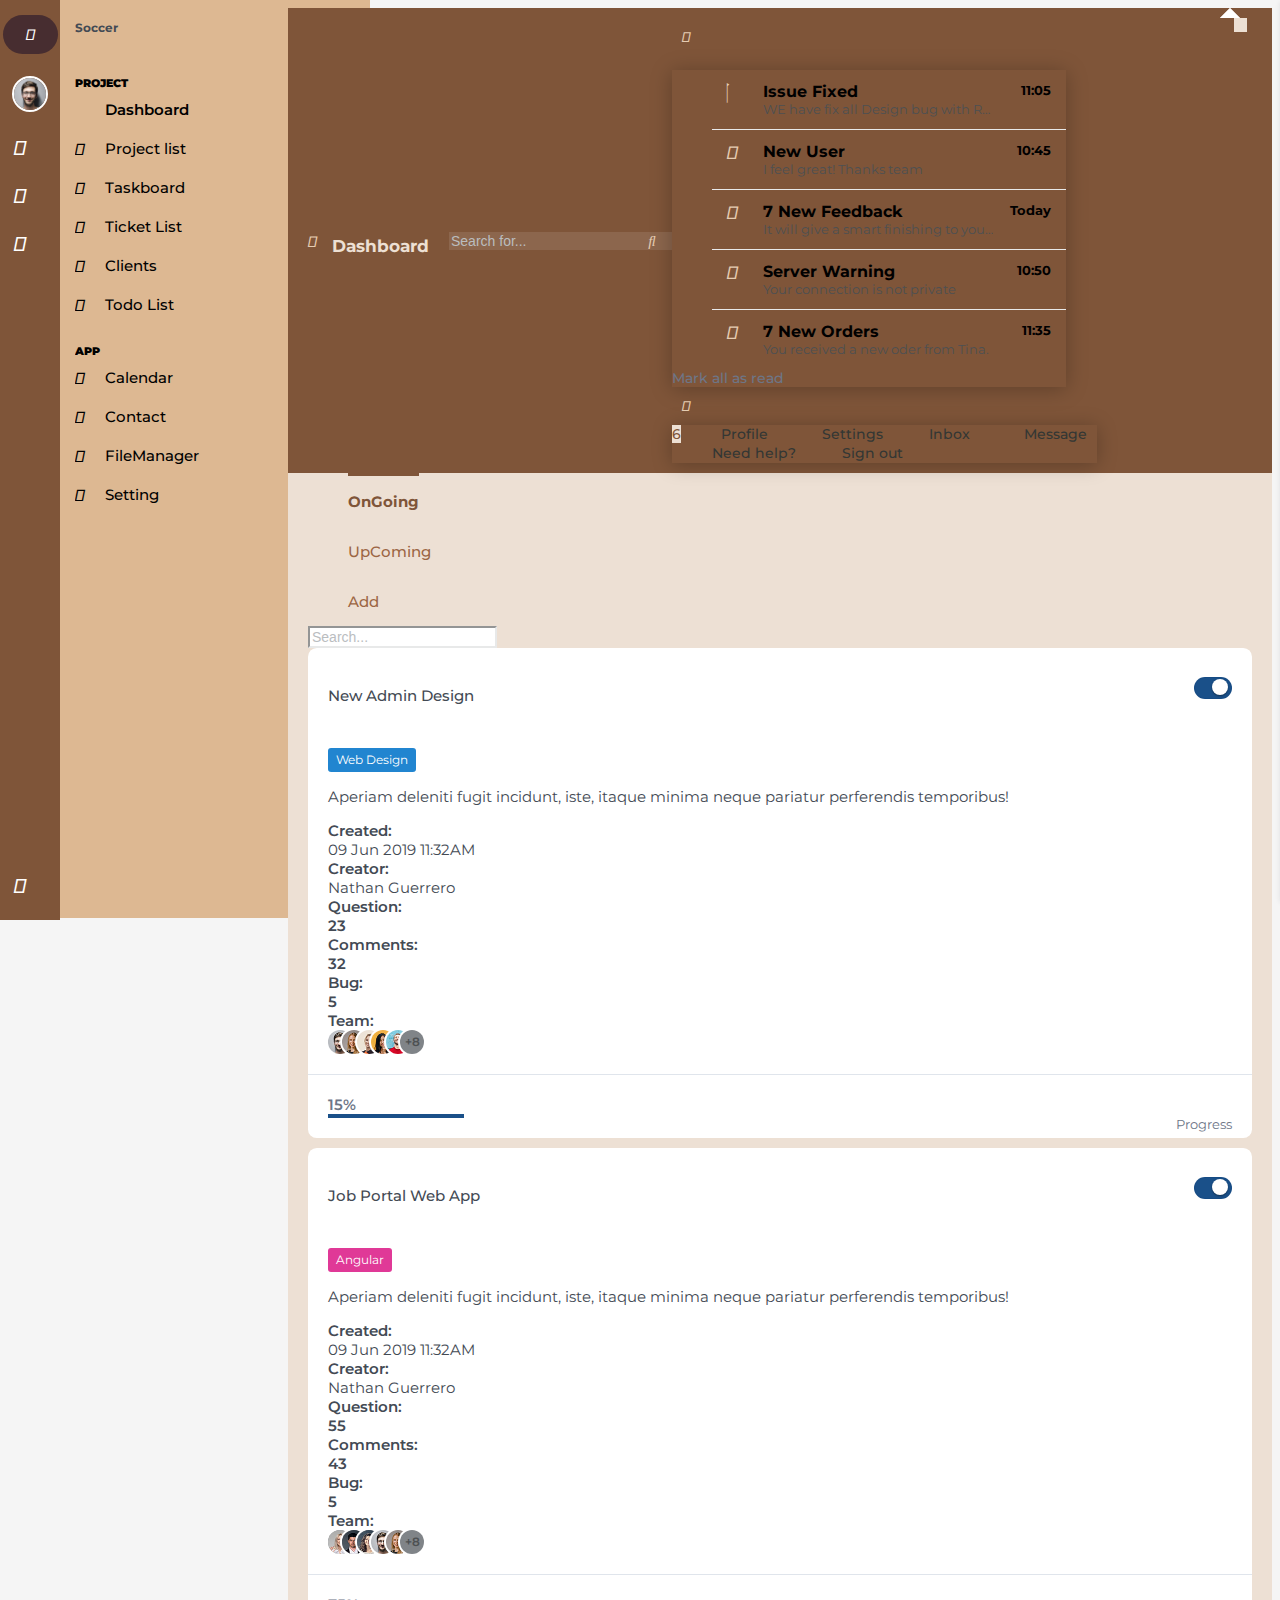
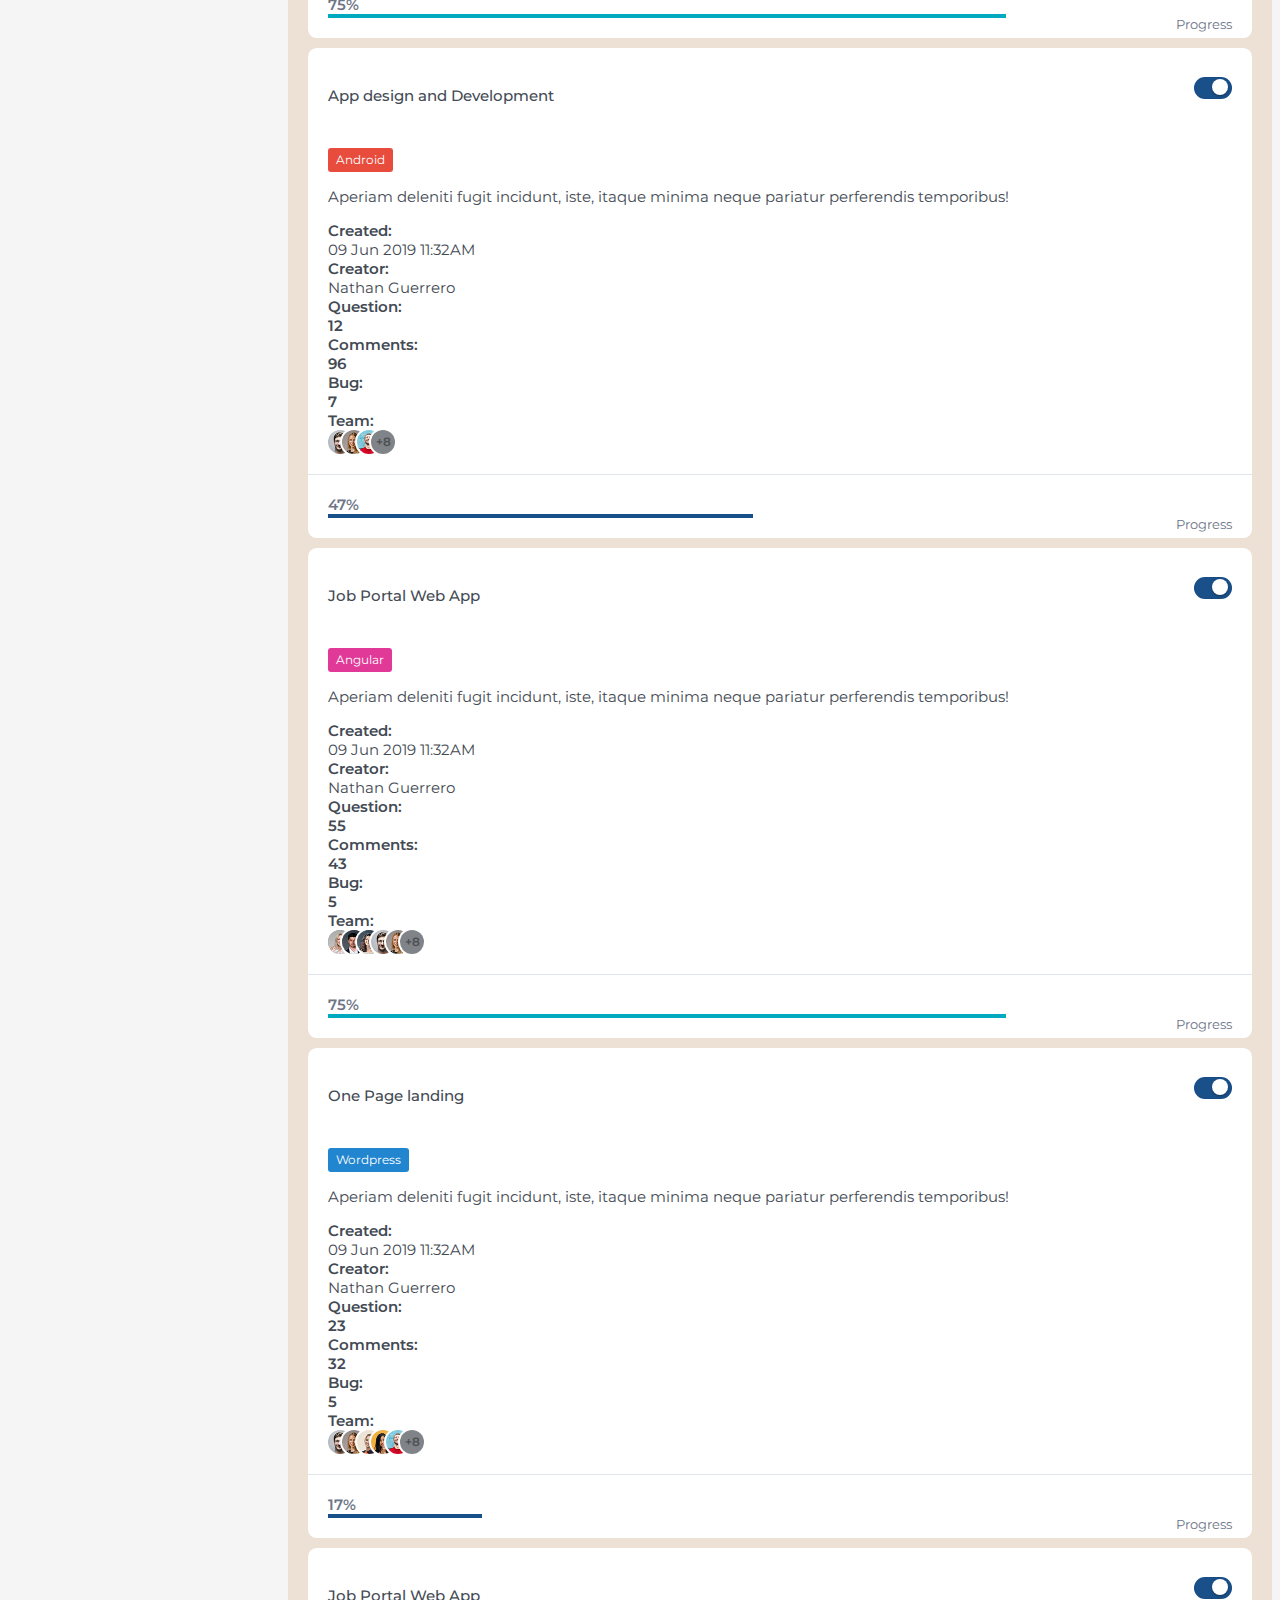
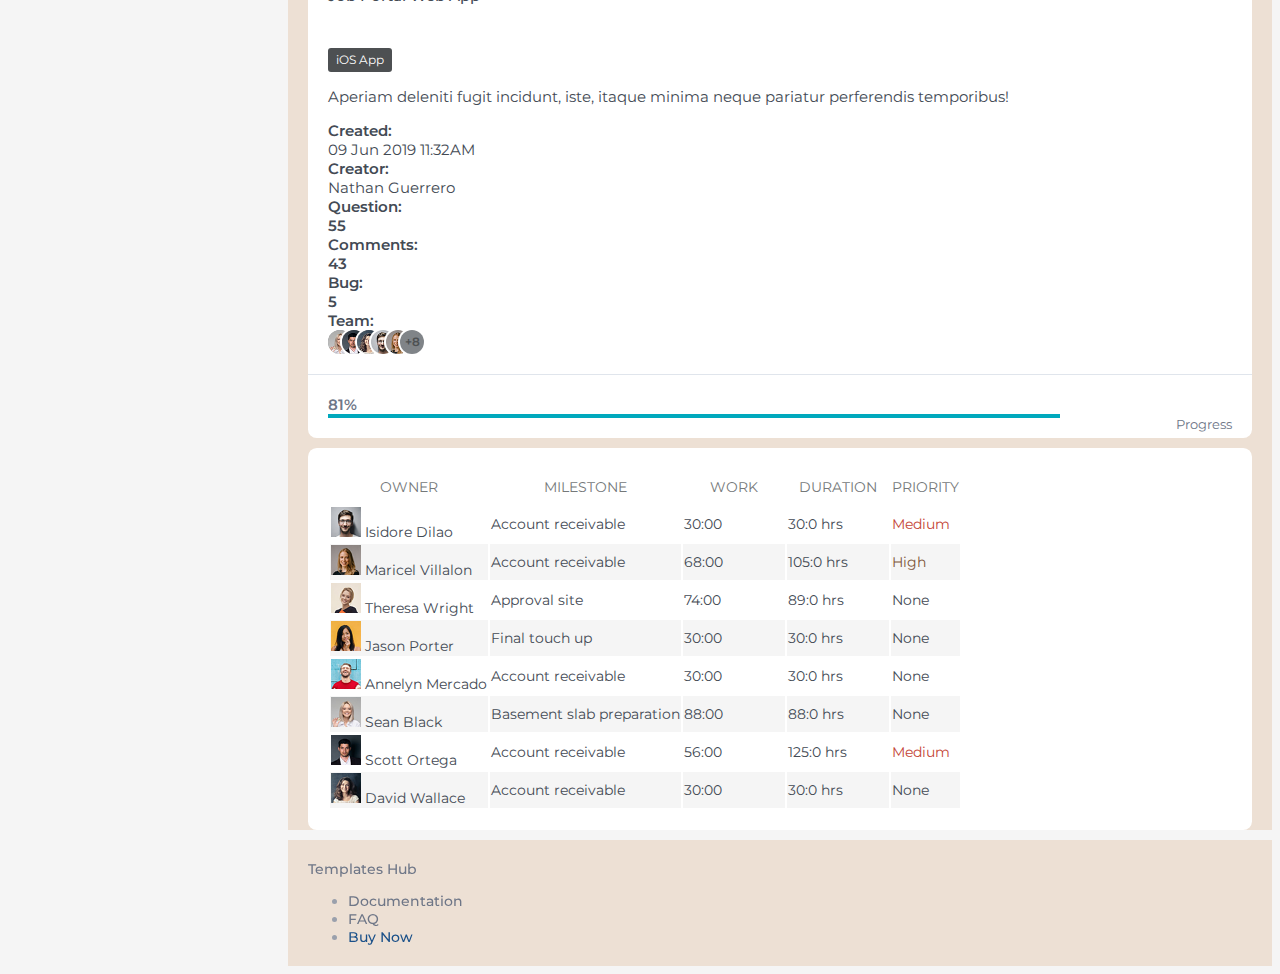
<file: project-list.html>
<!doctype html>
<html lang="en" dir="ltr">

<!-- soccer/project/project-list.html  07 Jan 2020 03:41:01 GMT -->

<head>
    <meta charset="UTF-8">
    <meta name="viewport"
        content="width=device-width, user-scalable=no, initial-scale=1.0, maximum-scale=1.0, minimum-scale=1.0">
    <meta http-equiv="X-UA-Compatible" content="ie=edge">

    <link rel="icon" href="favicon.ico" type="image/x-icon" />

    <title>:: Soccer :: Project List</title>

    <!-- Bootstrap Core and vandor -->
    <!-- <link rel="stylesheet" href="assets/plugins/bootstrap/css/bootstrap.min.css" /> -->
    <link href="https://cdn.jsdelivr.net/npm/bootstrap@5.1.3/dist/css/bootstrap.min.css" rel="stylesheet"
        integrity="sha384-1BmE4kWBq78iYhFldvKuhfTAU6auU8tT94WrHftjDbrCEXSU1oBoqyl2QvZ6jIW3" crossorigin="anonymous">
    <!--  Font Awesome -->
    <link rel="stylesheet" href="https://use.fontawesome.com/releases/v5.15.4/css/all.css"
        integrity="sha384-DyZ88mC6Up2uqS4h/KRgHuoeGwBcD4Ng9SiP4dIRy0EXTlnuz47vAwmeGwVChigm" crossorigin="anonymous">

    <!-- Core css -->
    <link rel="stylesheet" href="assets/css/main.css" />
    <link rel="stylesheet" href="assets/css/theme1.css" />
</head>

<body class="font-montserrat">
    <!-- Page Loader -->
    <div class="page-loader-wrapper">
        <div class="loader">
        </div>
    </div>

    <div id="main_content">

        <div id="header_top" class="header_top">
            <div class="container">
                <div class="hleft">
                    <a class="header-brand" href="index.html"><i class="fas   fa-soccer-ball-o brand-logo"></i></a>
                    <div class="dropdown">
                        <a href="javascript:void(0)" class="nav-link user_btn"><img class="avatar"
                                src="assets/images/user.png" alt="" data-toggle="tooltip" data-placement="right"
                                title="User Menu" /></a>

                        <a href="app-calendar.html" class="nav-link icon app_inbox xs-hide"><i
                                class="fas fa-calendar"></i></a>
                        <a href="app-contact.html" class="nav-link icon xs-hide"><i class="far fa-id-card"></i></a>

                        <a href="app-filemanager.html" class="nav-link icon app_file xs-hide"><i
                                class="far fa-folder"></i></a>
                        <!-- <a href="javascript:void(0)" class="nav-link icon theme_btn xs-hide"><i
                                class="fas fa-paint-brush" data-toggle="tooltip" data-placement="right"
                                title="Themes"></i></a> -->
                    </div>
                </div>
                <div class="hright">
                    <div class="dropdown">
                        <!-- <a href="javascript:void(0)" class="nav-link icon settingbar"><i class="fas   fa-gear fa-spin"
                                data-toggle="tooltip" data-placement="right" title="Settings"></i></a> -->
                        <a href="javascript:void(0)" class="nav-link icon menu_toggle"><i
                                class="fas  fa-align-left"></i></a>
                    </div>
                </div>
            </div>
        </div>

        <div id="rightsidebar" class="right_sidebar">
            <a href="javascript:void(0)" class="p-3 settingbar float-right"><i class="fas fa-close"></i></a>
            <div class="p-4">
                <div class="mb-4">
                    <h6 class="font-14 font-weight-bold text-muted">Font Style</h6>
                    <div class="custom-controls-stacked font_setting">
                        <label class="custom-control custom-radio custom-control-inline">
                            <input type="radio" class="custom-control-input" name="font" value="font-opensans">
                            <span class="custom-control-label">Open Sans Font</span>
                        </label>
                        <label class="custom-control custom-radio custom-control-inline">
                            <input type="radio" class="custom-control-input" name="font" value="font-montserrat"
                                checked="">
                            <span class="custom-control-label">Montserrat Google Font</span>
                        </label>
                        <label class="custom-control custom-radio custom-control-inline">
                            <input type="radio" class="custom-control-input" name="font" value="font-roboto">
                            <span class="custom-control-label">Robot Google Font</span>
                        </label>
                    </div>
                </div>
                <hr>
                <div class="mb-4">
                    <h6 class="font-14 font-weight-bold text-muted">Dropdown Menu Icon</h6>
                    <div class="custom-controls-stacked arrow_option">
                        <label class="custom-control custom-radio custom-control-inline">
                            <input type="radio" class="custom-control-input" name="marrow" value="arrow-a">
                            <span class="custom-control-label">A</span>
                        </label>
                        <label class="custom-control custom-radio custom-control-inline">
                            <input type="radio" class="custom-control-input" name="marrow" value="arrow-b">
                            <span class="custom-control-label">B</span>
                        </label>
                        <label class="custom-control custom-radio custom-control-inline">
                            <input type="radio" class="custom-control-input" name="marrow" value="arrow-c" checked="">
                            <span class="custom-control-label">C</span>
                        </label>
                    </div>
                    <h6 class="font-14 font-weight-bold mt-4 text-muted">SubMenu List Icon</h6>
                    <div class="custom-controls-stacked list_option">
                        <label class="custom-control custom-radio custom-control-inline">
                            <input type="radio" class="custom-control-input" name="listicon" value="list-a" checked="">
                            <span class="custom-control-label">A</span>
                        </label>
                        <label class="custom-control custom-radio custom-control-inline">
                            <input type="radio" class="custom-control-input" name="listicon" value="list-b">
                            <span class="custom-control-label">B</span>
                        </label>
                        <label class="custom-control custom-radio custom-control-inline">
                            <input type="radio" class="custom-control-input" name="listicon" value="list-c">
                            <span class="custom-control-label">C</span>
                        </label>
                    </div>
                </div>
                <hr>
                <div>
                    <h6 class="font-14 font-weight-bold mt-4 text-muted">General Settings</h6>
                    <ul class="setting-list list-unstyled mt-1 setting_switch">
                        <li>
                            <label class="custom-switch">
                                <span class="custom-switch-description">Night Mode</span>
                                <input type="checkbox" name="custom-switch-checkbox"
                                    class="custom-switch-input btn-darkmode">
                                <span class="custom-switch-indicator"></span>
                            </label>
                        </li>
                        <li>
                            <label class="custom-switch">
                                <span class="custom-switch-description">Fix Navbar top</span>
                                <input type="checkbox" name="custom-switch-checkbox"
                                    class="custom-switch-input btn-fixnavbar">
                                <span class="custom-switch-indicator"></span>
                            </label>
                        </li>
                        <li>
                            <label class="custom-switch">
                                <span class="custom-switch-description">Header Dark</span>
                                <input type="checkbox" name="custom-switch-checkbox"
                                    class="custom-switch-input btn-pageheader" checked="">
                                <span class="custom-switch-indicator"></span>
                            </label>
                        </li>
                        <li>
                            <label class="custom-switch">
                                <span class="custom-switch-description">Min Sidebar Dark</span>
                                <input type="checkbox" name="custom-switch-checkbox"
                                    class="custom-switch-input btn-min_sidebar">
                                <span class="custom-switch-indicator"></span>
                            </label>
                        </li>
                        <li>
                            <label class="custom-switch">
                                <span class="custom-switch-description">Sidebar Dark</span>
                                <input type="checkbox" name="custom-switch-checkbox"
                                    class="custom-switch-input btn-sidebar">
                                <span class="custom-switch-indicator"></span>
                            </label>
                        </li>
                        <li>
                            <label class="custom-switch">
                                <span class="custom-switch-description">Icon Color</span>
                                <input type="checkbox" name="custom-switch-checkbox"
                                    class="custom-switch-input btn-iconcolor">
                                <span class="custom-switch-indicator"></span>
                            </label>
                        </li>
                        <li>
                            <label class="custom-switch">
                                <span class="custom-switch-description">Gradient Color</span>
                                <input type="checkbox" name="custom-switch-checkbox"
                                    class="custom-switch-input btn-gradient">
                                <span class="custom-switch-indicator"></span>
                            </label>
                        </li>
                        <li>
                            <label class="custom-switch">
                                <span class="custom-switch-description">Box Shadow</span>
                                <input type="checkbox" name="custom-switch-checkbox"
                                    class="custom-switch-input btn-boxshadow">
                                <span class="custom-switch-indicator"></span>
                            </label>
                        </li>
                        <li>
                            <label class="custom-switch">
                                <span class="custom-switch-description">RTL Support</span>
                                <input type="checkbox" name="custom-switch-checkbox"
                                    class="custom-switch-input btn-rtl">
                                <span class="custom-switch-indicator"></span>
                            </label>
                        </li>
                        <li>
                            <label class="custom-switch">
                                <span class="custom-switch-description">Box Layout</span>
                                <input type="checkbox" name="custom-switch-checkbox"
                                    class="custom-switch-input btn-boxlayout">
                                <span class="custom-switch-indicator"></span>
                            </label>
                        </li>
                    </ul>
                </div>
                <hr>
                <div class="form-group">
                    <label class="d-block">Storage <span class="float-right">77%</span></label>
                    <div class="progress progress-sm">
                        <div class="progress-bar" role="progressbar" aria-valuenow="77" aria-valuemin="0"
                            aria-valuemax="100" style="width: 77%;"></div>
                    </div>
                    <button type="button" class="btn btn-primary btn-block mt-3">Upgrade Storage</button>
                </div>
            </div>
        </div>

        <div class="theme_div">
            <div class="card">
                <div class="card-body">
                    <ul class="list-group list-unstyled">
                        <li class="list-group-item mb-2">
                            <p>Default Theme</p>
                            <a href="index.html"><img src="assets/images/themes/default.png" class="img-fluid" /></a>
                        </li>
                        <li class="list-group-item mb-2">
                            <p>Night Mode Theme</p>
                            <a href="project-dark/index.html"><img src="assets/images/themes/dark.png"
                                    class="img-fluid" /></a>
                        </li>
                        <li class="list-group-item mb-2">
                            <p>RTL Version</p>
                            <a href="project-rtl/index.html"><img src="assets/images/themes/rtl.png"
                                    class="img-fluid" /></a>
                        </li>
                    </ul>
                </div>
            </div>
        </div>

        <div class="user_div">
            <h5 class="brand-name mb-4">Soccer<a href="javascript:void(0)" class="user_btn"><i
                        class="fas fa-sign-out-alt"></i></a></h5>
            <div class="card-body">
                <a href="page-profile.html"><img class="card-profile-img" src="assets/images/sm/avatar1.jpg" alt=""></a>
                <h6 class="mb-0">Peter Richards</h6>
                <span>peter.richard@gmail.com</span>
                <div class="d-flex align-items-baseline mt-3">
                    <h3 class="mb-0 mr-2">9.8</h3>
                    <p class="mb-0"><span class="text-success">1.6% <i class="fas fa-arrow-up"></i></span></p>
                </div>
                <div class="progress progress-xs">
                    <div class="progress-bar" role="progressbar" style="width: 15%" aria-valuenow="15" aria-valuemin="0"
                        aria-valuemax="100"></div>
                    <div class="progress-bar bg-info" role="progressbar" style="width: 20%" aria-valuenow="20"
                        aria-valuemin="0" aria-valuemax="100"></div>
                    <div class="progress-bar bg-success" role="progressbar" style="width: 30%" aria-valuenow="30"
                        aria-valuemin="0" aria-valuemax="100"></div>
                    <div class="progress-bar bg-orange" role="progressbar" style="width: 5%" aria-valuenow="20"
                        aria-valuemin="0" aria-valuemax="100"></div>
                    <div class="progress-bar bg-indigo" role="progressbar" style="width: 13%" aria-valuenow="20"
                        aria-valuemin="0" aria-valuemax="100"></div>
                </div>
                <h6 class="text-uppercase font-10 mt-1">Performance Score</h6>
                <hr>
                <p>Activity</p>
                <ul class="new_timeline">
                    <li>
                        <div class="bullet pink"></div>
                        <div class="time">11:00am</div>
                        <div class="desc">
                            <h3>Attendance</h3>
                            <h4>Computer Class</h4>
                        </div>
                    </li>
                    <li>
                        <div class="bullet pink"></div>
                        <div class="time">11:30am</div>
                        <div class="desc">
                            <h3>Added an interest</h3>
                            <h4>“Volunteer Activities”</h4>
                        </div>
                    </li>
                    <li>
                        <div class="bullet green"></div>
                        <div class="time">12:00pm</div>
                        <div class="desc">
                            <h3>Developer Team</h3>
                            <h4>Hangouts</h4>
                            <ul class="list-unstyled team-info margin-0 p-t-5">
                                <li><img src="assets/images/xs/avatar1.jpg" alt="Avatar"></li>
                                <li><img src="assets/images/xs/avatar2.jpg" alt="Avatar"></li>
                                <li><img src="assets/images/xs/avatar3.jpg" alt="Avatar"></li>
                                <li><img src="assets/images/xs/avatar4.jpg" alt="Avatar"></li>
                            </ul>
                        </div>
                    </li>
                    <li>
                        <div class="bullet green"></div>
                        <div class="time">2:00pm</div>
                        <div class="desc">
                            <h3>Responded to need</h3>
                            <a href="javascript:void(0)">“In-Kind Opportunity”</a>
                        </div>
                    </li>
                    <li>
                        <div class="bullet orange"></div>
                        <div class="time">1:30pm</div>
                        <div class="desc">
                            <h3>Lunch Break</h3>
                        </div>
                    </li>
                    <li>
                        <div class="bullet green"></div>
                        <div class="time">2:38pm</div>
                        <div class="desc">
                            <h3>Finish</h3>
                            <h4>Go to Home</h4>
                        </div>
                    </li>
                </ul>
            </div>
        </div>

        <div id="left-sidebar" class="sidebar ">
            <h5 class="brand-name">Soccer
                <a href="javascript:void(0)" class="menu_option float-right">
                    <span class="d-flex justify-content-end">
                        <i class=" fas fa-th-large font-16" data-toggle="tooltip" data-placement="left"
                            title="Grid & List Toggle"></i>
                    </span>
                </a>
            </h5>
            <nav id="left-sidebar-nav" class="sidebar-nav">
                <ul class="metismenu">
                    <li class="g_heading">Project</li>
                    <li class="active"><a href="index.html"><i
                                class="fas fa-tachometer-alt"></i><span>Dashboard</span></a>
                    </li>
                    <li><a href="project-list.html"><i class="fas   fa-list-ol"></i><span>Project list</span></a></li>
                    <li><a href="project-taskboard.html"><i
                                class="fas fa-calendar-check-o"></i><span>Taskboard</span></a></li>
                    <li><a href="project-ticket.html"><i class="fas fa-list-ul"></i><span>Ticket List</span></a></li>

                    <li><a href="project-clients.html"><i class="fas   fa-user"></i><span>Clients</span></a></li>
                    <li><a href="project-todo.html"><i class="fas fa-check-square "></i><span>Todo List</span></a>
                    </li>
                    <li class="g_heading">App</li>
                    <li><a href="app-calendar.html"><i class="fas   fa-calendar"></i><span>Calendar</span></a></li>
                    <li><a href="app-contact.html"><i class="fas   fa-address-book"></i><span>Contact</span></a></li>
                    <li><a href="app-filemanager.html"><i class="fas   fa-folder"></i><span>FileManager</span></a></li>
                    <li><a href="app-setting.html"><i class="fas   fa-gear"></i><span>Setting</span></a></li>
                </ul>
            </nav>
        </div>

        <div class="page">
            <div id="page_top" class="section-body  top_dark">
                <div class="container-fluid">
                    <div class="page-header">
                        <div class="left">
                            <a href="javascript:void(0)" class="icon menu_toggle mr-3"><i
                                    class="fas fa-align-left"></i></a>
                            <h1 class="page-title">Dashboard</h1>
                        </div>
                        <div class="right">
                            <div class="input-icon xs-hide mr-4">
                                <input type="text" class="form-control" placeholder="Search for...">
                                <span class="input-icon-addon"><i class="fas fa-search"></i></span>
                            </div>
                            <div class="notification d-flex">

                                <div class="dropdown d-flex">
                                    <a class="nav-link icon d-none d-md-flex btn btn-default btn-icon ml-2"
                                        data-toggle="dropdown"><i class="fas fa-bell"></i><span
                                            class="badge badge-primary nav-unread"></span></a>
                                    <div class="dropdown-menu dropdown-menu-right dropdown-menu-arrow">
                                        <ul class="list-unstyled feeds_widget">
                                            <li>
                                                <div class="feeds-left"><i class="fas   fa-check"></i></div>
                                                <div class="feeds-body">
                                                    <h4 class="title ">Issue Fixed <small
                                                            class="float-right text-muted">11:05</small></h4>
                                                    <small>WE have fix all Design bug with Responsive</small>
                                                </div>
                                            </li>
                                            <li>
                                                <div class="feeds-left"><i class="fas   fa-user"></i></div>
                                                <div class="feeds-body">
                                                    <h4 class="title">New User <small
                                                            class="float-right text-muted">10:45</small>
                                                    </h4>
                                                    <small>I feel great! Thanks team</small>
                                                </div>
                                            </li>
                                            <li>
                                                <div class="feeds-left"><i class="fas   fa-thumbs-o-up"></i></div>
                                                <div class="feeds-body">
                                                    <h4 class="title">7 New Feedback <small
                                                            class="float-right text-muted">Today</small></h4>
                                                    <small>It will give a smart finishing to your site</small>
                                                </div>
                                            </li>
                                            <li>
                                                <div class="feeds-left"><i class="fas   fa-question-circle"></i></div>
                                                <div class="feeds-body">
                                                    <h4 class="title">Server Warning <small
                                                            class="float-right text-muted">10:50</small></h4>
                                                    <small>Your connection is not private</small>
                                                </div>
                                            </li>
                                            <li>
                                                <div class="feeds-left"><i class="fas   fa-shopping-cart"></i></div>
                                                <div class="feeds-body">
                                                    <h4 class="title">7 New Orders <small
                                                            class="float-right text-muted">11:35</small></h4>
                                                    <small>You received a new oder from Tina.</small>
                                                </div>
                                            </li>
                                        </ul>
                                        <div class="dropdown-divider"></div>
                                        <a href="javascript:void(0)"
                                            class="dropdown-item text-center text-muted-dark readall">Mark
                                            all as
                                            read</a>
                                    </div>
                                </div>
                                <div id="user_option" class="dropdown d-flex">
                                    <a class="nav-link icon d-none d-md-flex btn btn-default btn-icon ml-2"
                                        data-toggle="dropdown"><i class="fas   fa-user"></i></a>
                                    <div class="dropdown-menu dropdown-menu-right dropdown-menu-arrow">
                                        <a class="dropdown-item" href="#"><i class="dropdown-icon far fa-user"></i>
                                            Profile</a>
                                        <a class="dropdown-item" href="#"><i class="dropdown-icon fas fa-cog"></i>
                                            Settings</a>
                                        <a class="dropdown-item" href="javascript:void(0)"><span
                                                class="float-right"><span class="badge badge-primary">6</span></span><i
                                                class="dropdown-icon far fa-mail"></i> Inbox</a>
                                        <a class="dropdown-item" href="javascript:void(0)"><i
                                                class="dropdown-icon far fa-send"></i>
                                            Message</a>
                                        <div class="dropdown-divider"></div>
                                        <a class="dropdown-item" href="javascript:void(0)"><i
                                                class="dropdown-icon far fa-question-circle"></i> Need help?</a>
                                        <a class="dropdown-item" href="#"><i
                                                class="dropdown-icon fas fa-sign-out-alt"></i> Sign
                                            out</a>
                                    </div>
                                </div>
                            </div>
                        </div>
                    </div>
                </div>
            </div>
            <div class="section-body">
                <div class="container-fluid">
                    <div class="row">
                        <div class="col-md-12">
                            <div class="d-flex justify-content-between align-items-center">
                                <ul class="nav nav-tabs page-header-tab">
                                    <li class="nav-item"><a class="nav-link active" data-toggle="tab"
                                            href="#Project-OnGoing">OnGoing</a></li>
                                    <li class="nav-item"><a class="nav-link" data-toggle="tab"
                                            href="#Project-UpComing">UpComing</a></li>
                                    <li class="nav-item"><a class="nav-link" data-toggle="tab"
                                            href="#Project-add">Add</a></li>
                                </ul>
                                <div class="header-action d-md-flex">
                                    <div class="input-group mr-2">
                                        <input type="text" class="form-control" placeholder="Search...">
                                    </div>
                                </div>
                            </div>
                        </div>
                    </div>
                </div>
            </div>
            <div class="section-body">
                <div class="container-fluid">
                    <div class="tab-content">
                        <div class="tab-pane fade show active" id="Project-OnGoing" role="tabpanel">
                            <div class="row">
                                <div class="col-lg-6 col-md-12">
                                    <div class="card">
                                        <div class="card-header">
                                            <h3 class="card-title">New Admin Design</h3>
                                            <div class="card-options">
                                                <label class="custom-switch m-0">
                                                    <input type="checkbox" value="1" class="custom-switch-input"
                                                        checked>
                                                    <span class="custom-switch-indicator"></span>
                                                </label>

                                            </div>
                                        </div>
                                        <div class=" card-body">
                                            <span class="tag tag-blue mb-3">Web Design</span>
                                            <p>Aperiam deleniti fugit incidunt, iste, itaque minima neque
                                                pariatur
                                                perferendis temporibus!</p>
                                            <div class="row">
                                                <div class="col-5 py-1"><strong>Created:</strong></div>
                                                <div class="col-7 py-1">09 Jun 2019 11:32AM</div>
                                                <div class="col-5 py-1"><strong>Creator:</strong></div>
                                                <div class="col-7 py-1">Nathan Guerrero</div>
                                                <div class="col-5 py-1"><strong>Question:</strong></div>
                                                <div class="col-7 py-1"><strong>23</strong></div>
                                                <div class="col-5 py-1"><strong>Comments:</strong></div>
                                                <div class="col-7 py-1"><strong>32</strong></div>
                                                <div class="col-5 py-1"><strong>Bug:</strong></div>
                                                <div class="col-7 py-1"><strong>5</strong></div>
                                                <div class="col-5 py-1"><strong>Team:</strong></div>
                                                <div class="col-7 py-1">
                                                    <div class="avatar-list avatar-list-stacked">
                                                        <img class="avatar avatar-sm" src="assets/images/xs/avatar1.jpg"
                                                            data-toggle="tooltip" title=""
                                                            data-original-title="Avatar Name" />
                                                        <img class="avatar avatar-sm" src="assets/images/xs/avatar2.jpg"
                                                            data-toggle="tooltip" title=""
                                                            data-original-title="Avatar Name" />
                                                        <img class="avatar avatar-sm" src="assets/images/xs/avatar3.jpg"
                                                            data-toggle="tooltip" title=""
                                                            data-original-title="Avatar Name" />
                                                        <img class="avatar avatar-sm" src="assets/images/xs/avatar4.jpg"
                                                            data-toggle="tooltip" title=""
                                                            data-original-title="Avatar Name" />
                                                        <img class="avatar avatar-sm" src="assets/images/xs/avatar5.jpg"
                                                            data-toggle="tooltip" title=""
                                                            data-original-title="Avatar Name" />
                                                        <span class="avatar avatar-sm">+8</span>
                                                    </div>
                                                </div>
                                            </div>
                                        </div>
                                        <div class="card-footer">
                                            <div class="clearfix">
                                                <div class="float-left"><strong>15%</strong></div>
                                                <div class="float-right"><small class="text-muted">Progress</small>
                                                </div>
                                            </div>
                                            <div class="progress progress-xs">
                                                <div class="progress-bar bg-red" role="progressbar" style="width: 15%"
                                                    aria-valuenow="36" aria-valuemin="0" aria-valuemax="100"></div>
                                            </div>
                                        </div>
                                    </div>
                                </div>
                                <div class="col-lg-6 col-md-12">
                                    <div class="card">
                                        <div class="card-header">
                                            <h3 class="card-title">Job Portal Web App</h3>
                                            <div class="card-options">
                                                <label class="custom-switch m-0">
                                                    <input type="checkbox" value="1" class="custom-switch-input"
                                                        checked>
                                                    <span class="custom-switch-indicator"></span>
                                                </label>

                                            </div>
                                        </div>
                                        <div class=" card-body">
                                            <span class="tag tag-pink mb-3">Angular</span>
                                            <p>Aperiam deleniti fugit incidunt, iste, itaque minima
                                                neque pariatur
                                                perferendis temporibus!</p>
                                            <div class="row">
                                                <div class="col-5 py-1"><strong>Created:</strong></div>
                                                <div class="col-7 py-1">09 Jun 2019 11:32AM</div>
                                                <div class="col-5 py-1"><strong>Creator:</strong></div>
                                                <div class="col-7 py-1">Nathan Guerrero</div>
                                                <div class="col-5 py-1"><strong>Question:</strong></div>
                                                <div class="col-7 py-1"><strong>55</strong></div>
                                                <div class="col-5 py-1"><strong>Comments:</strong></div>
                                                <div class="col-7 py-1"><strong>43</strong></div>
                                                <div class="col-5 py-1"><strong>Bug:</strong></div>
                                                <div class="col-7 py-1"><strong>5</strong></div>
                                                <div class="col-5 py-1"><strong>Team:</strong></div>
                                                <div class="col-7 py-1">
                                                    <div class="avatar-list avatar-list-stacked">
                                                        <img class="avatar avatar-sm" src="assets/images/xs/avatar6.jpg"
                                                            data-toggle="tooltip" title=""
                                                            data-original-title="Avatar Name" />
                                                        <img class="avatar avatar-sm" src="assets/images/xs/avatar7.jpg"
                                                            data-toggle="tooltip" title=""
                                                            data-original-title="Avatar Name" />
                                                        <img class="avatar avatar-sm" src="assets/images/xs/avatar8.jpg"
                                                            data-toggle="tooltip" title=""
                                                            data-original-title="Avatar Name" />
                                                        <img class="avatar avatar-sm" src="assets/images/xs/avatar1.jpg"
                                                            data-toggle="tooltip" title=""
                                                            data-original-title="Avatar Name" />
                                                        <img class="avatar avatar-sm" src="assets/images/xs/avatar2.jpg"
                                                            data-toggle="tooltip" title=""
                                                            data-original-title="Avatar Name" />
                                                        <span class="avatar avatar-sm">+8</span>
                                                    </div>
                                                </div>
                                            </div>
                                        </div>
                                        <div class="card-footer">
                                            <div class="clearfix">
                                                <div class="float-left"><strong>75%</strong></div>
                                                <div class="float-right"><small class="text-muted">Progress</small>
                                                </div>
                                            </div>
                                            <div class="progress progress-xs">
                                                <div class="progress-bar bg-green" role="progressbar" style="width: 75%"
                                                    aria-valuenow="75" aria-valuemin="0" aria-valuemax="100"></div>
                                            </div>
                                        </div>
                                    </div>
                                </div>
                                <div class="col-lg-6 col-md-12">
                                    <div class="card">
                                        <div class="card-header">
                                            <h3 class="card-title">App design and Development</h3>
                                            <div class="card-options">
                                                <label class="custom-switch m-0">
                                                    <input type="checkbox" value="1" class="custom-switch-input"
                                                        checked>
                                                    <span class="custom-switch-indicator"></span>
                                                </label>

                                            </div>
                                        </div>
                                        <div class=" card-body">
                                            <span class="tag tag-green mb-3">Android</span>
                                            <p>Aperiam deleniti fugit incidunt, iste, itaque minima
                                                neque pariatur
                                                perferendis temporibus!</p>
                                            <div class="row">
                                                <div class="col-5 py-1"><strong>Created:</strong>
                                                </div>
                                                <div class="col-7 py-1">09 Jun 2019 11:32AM</div>
                                                <div class="col-5 py-1"><strong>Creator:</strong>
                                                </div>
                                                <div class="col-7 py-1">Nathan Guerrero</div>
                                                <div class="col-5 py-1"><strong>Question:</strong>
                                                </div>
                                                <div class="col-7 py-1"><strong>12</strong></div>
                                                <div class="col-5 py-1"><strong>Comments:</strong>
                                                </div>
                                                <div class="col-7 py-1"><strong>96</strong></div>
                                                <div class="col-5 py-1"><strong>Bug:</strong></div>
                                                <div class="col-7 py-1"><strong>7</strong></div>
                                                <div class="col-5 py-1"><strong>Team:</strong></div>
                                                <div class="col-7 py-1">
                                                    <div class="avatar-list avatar-list-stacked">
                                                        <img class="avatar avatar-sm" src="assets/images/xs/avatar1.jpg"
                                                            data-toggle="tooltip" title=""
                                                            data-original-title="Avatar Name" />
                                                        <img class="avatar avatar-sm" src="assets/images/xs/avatar2.jpg"
                                                            data-toggle="tooltip" title=""
                                                            data-original-title="Avatar Name" />
                                                        <img class="avatar avatar-sm" src="assets/images/xs/avatar5.jpg"
                                                            data-toggle="tooltip" title=""
                                                            data-original-title="Avatar Name" />
                                                        <span class="avatar avatar-sm">+8</span>
                                                    </div>
                                                </div>
                                            </div>
                                        </div>
                                        <div class="card-footer">
                                            <div class="clearfix">
                                                <div class="float-left"><strong>47%</strong></div>
                                                <div class="float-right"><small class="text-muted">Progress</small>
                                                </div>
                                            </div>
                                            <div class="progress progress-xs">
                                                <div class="progress-bar bg-blue" role="progressbar" style="width: 47%"
                                                    aria-valuenow="47" aria-valuemin="0" aria-valuemax="100"></div>
                                            </div>
                                        </div>
                                    </div>
                                </div>
                                <div class="col-lg-6 col-md-12">
                                    <div class="card">
                                        <div class="card-header">
                                            <h3 class="card-title">Job Portal Web App</h3>
                                            <div class="card-options">
                                                <label class="custom-switch m-0">
                                                    <input type="checkbox" value="1" class="custom-switch-input"
                                                        checked>
                                                    <span class="custom-switch-indicator"></span>
                                                </label>

                                            </div>
                                        </div>
                                        <div class=" card-body">
                                            <span class="tag tag-pink mb-3">Angular</span>
                                            <p>Aperiam deleniti fugit incidunt, iste, itaque
                                                minima neque pariatur
                                                perferendis temporibus!</p>
                                            <div class="row">
                                                <div class="col-5 py-1">
                                                    <strong>Created:</strong>
                                                </div>
                                                <div class="col-7 py-1">09 Jun 2019 11:32AM
                                                </div>
                                                <div class="col-5 py-1">
                                                    <strong>Creator:</strong>
                                                </div>
                                                <div class="col-7 py-1">Nathan Guerrero</div>
                                                <div class="col-5 py-1">
                                                    <strong>Question:</strong>
                                                </div>
                                                <div class="col-7 py-1"><strong>55</strong>
                                                </div>
                                                <div class="col-5 py-1">
                                                    <strong>Comments:</strong>
                                                </div>
                                                <div class="col-7 py-1"><strong>43</strong>
                                                </div>
                                                <div class="col-5 py-1"><strong>Bug:</strong>
                                                </div>
                                                <div class="col-7 py-1"><strong>5</strong></div>
                                                <div class="col-5 py-1"><strong>Team:</strong>
                                                </div>
                                                <div class="col-7 py-1">
                                                    <div class="avatar-list avatar-list-stacked">
                                                        <img class="avatar avatar-sm" src="assets/images/xs/avatar6.jpg"
                                                            data-toggle="tooltip" title=""
                                                            data-original-title="Avatar Name" />
                                                        <img class="avatar avatar-sm" src="assets/images/xs/avatar7.jpg"
                                                            data-toggle="tooltip" title=""
                                                            data-original-title="Avatar Name" />
                                                        <img class="avatar avatar-sm" src="assets/images/xs/avatar8.jpg"
                                                            data-toggle="tooltip" title=""
                                                            data-original-title="Avatar Name" />
                                                        <img class="avatar avatar-sm" src="assets/images/xs/avatar1.jpg"
                                                            data-toggle="tooltip" title=""
                                                            data-original-title="Avatar Name" />
                                                        <img class="avatar avatar-sm" src="assets/images/xs/avatar2.jpg"
                                                            data-toggle="tooltip" title=""
                                                            data-original-title="Avatar Name" />
                                                        <span class="avatar avatar-sm">+8</span>
                                                    </div>
                                                </div>
                                            </div>
                                        </div>
                                        <div class="card-footer">
                                            <div class="clearfix">
                                                <div class="float-left"><strong>75%</strong></div>
                                                <div class="float-right"><small class="text-muted">Progress</small>
                                                </div>
                                            </div>
                                            <div class="progress progress-xs">
                                                <div class="progress-bar bg-green" role="progressbar" style="width: 75%"
                                                    aria-valuenow="75" aria-valuemin="0" aria-valuemax="100"></div>
                                            </div>
                                        </div>
                                    </div>
                                </div>
                                <div class="col-lg-6 col-md-12">
                                    <div class="card">
                                        <div class="card-header">
                                            <h3 class="card-title">One Page landing</h3>
                                            <div class="card-options">
                                                <label class="custom-switch m-0">
                                                    <input type="checkbox" value="1" class="custom-switch-input"
                                                        checked>
                                                    <span class="custom-switch-indicator"></span>
                                                </label>

                                            </div>
                                        </div>
                                        <div class=" card-body">
                                            <span class="tag tag-blue mb-3">Wordpress</span>
                                            <p>Aperiam deleniti fugit incidunt, iste, itaque
                                                minima neque pariatur
                                                perferendis temporibus!</p>
                                            <div class="row">
                                                <div class="col-5 py-1">
                                                    <strong>Created:</strong>
                                                </div>
                                                <div class="col-7 py-1">09 Jun 2019 11:32AM
                                                </div>
                                                <div class="col-5 py-1">
                                                    <strong>Creator:</strong>
                                                </div>
                                                <div class="col-7 py-1">Nathan Guerrero
                                                </div>
                                                <div class="col-5 py-1">
                                                    <strong>Question:</strong>
                                                </div>
                                                <div class="col-7 py-1"><strong>23</strong>
                                                </div>
                                                <div class="col-5 py-1">
                                                    <strong>Comments:</strong>
                                                </div>
                                                <div class="col-7 py-1"><strong>32</strong>
                                                </div>
                                                <div class="col-5 py-1">
                                                    <strong>Bug:</strong>
                                                </div>
                                                <div class="col-7 py-1"><strong>5</strong>
                                                </div>
                                                <div class="col-5 py-1">
                                                    <strong>Team:</strong>
                                                </div>
                                                <div class="col-7 py-1">
                                                    <div class="avatar-list avatar-list-stacked">
                                                        <img class="avatar avatar-sm" src="assets/images/xs/avatar1.jpg"
                                                            data-toggle="tooltip" title=""
                                                            data-original-title="Avatar Name" />
                                                        <img class="avatar avatar-sm" src="assets/images/xs/avatar2.jpg"
                                                            data-toggle="tooltip" title=""
                                                            data-original-title="Avatar Name" />
                                                        <img class="avatar avatar-sm" src="assets/images/xs/avatar3.jpg"
                                                            data-toggle="tooltip" title=""
                                                            data-original-title="Avatar Name" />
                                                        <img class="avatar avatar-sm" src="assets/images/xs/avatar4.jpg"
                                                            data-toggle="tooltip" title=""
                                                            data-original-title="Avatar Name" />
                                                        <img class="avatar avatar-sm" src="assets/images/xs/avatar5.jpg"
                                                            data-toggle="tooltip" title=""
                                                            data-original-title="Avatar Name" />
                                                        <span class="avatar avatar-sm">+8</span>
                                                    </div>
                                                </div>
                                            </div>
                                        </div>
                                        <div class="card-footer">
                                            <div class="clearfix">
                                                <div class="float-left"><strong>17%</strong></div>
                                                <div class="float-right"><small class="text-muted">Progress</small>
                                                </div>
                                            </div>
                                            <div class="progress progress-xs">
                                                <div class="progress-bar bg-red" role="progressbar" style="width: 17%"
                                                    aria-valuenow="36" aria-valuemin="0" aria-valuemax="100"></div>
                                            </div>
                                        </div>
                                    </div>
                                </div>
                                <div class="col-lg-6 col-md-12">
                                    <div class="card">
                                        <div class="card-header">
                                            <h3 class="card-title">Job Portal Web App</h3>
                                            <div class="card-options">
                                                <label class="custom-switch m-0">
                                                    <input type="checkbox" value="1" class="custom-switch-input"
                                                        checked>
                                                    <span class="custom-switch-indicator"></span>
                                                </label>
                                            </div>
                                        </div>
                                        <div class=" card-body">
                                            <span class="tag tag-gray mb-3">iOS
                                                App</span>
                                            <p>Aperiam deleniti fugit incidunt, iste,
                                                itaque minima neque pariatur
                                                perferendis temporibus!</p>
                                            <div class="row">
                                                <div class="col-5 py-1">
                                                    <strong>Created:</strong>
                                                </div>
                                                <div class="col-7 py-1">09 Jun 2019
                                                    11:32AM</div>
                                                <div class="col-5 py-1">
                                                    <strong>Creator:</strong>
                                                </div>
                                                <div class="col-7 py-1">Nathan Guerrero
                                                </div>
                                                <div class="col-5 py-1">
                                                    <strong>Question:</strong>
                                                </div>
                                                <div class="col-7 py-1">
                                                    <strong>55</strong>
                                                </div>
                                                <div class="col-5 py-1">
                                                    <strong>Comments:</strong>
                                                </div>
                                                <div class="col-7 py-1">
                                                    <strong>43</strong>
                                                </div>
                                                <div class="col-5 py-1">
                                                    <strong>Bug:</strong>
                                                </div>
                                                <div class="col-7 py-1">
                                                    <strong>5</strong>
                                                </div>
                                                <div class="col-5 py-1">
                                                    <strong>Team:</strong>
                                                </div>
                                                <div class="col-7 py-1">
                                                    <div class="avatar-list avatar-list-stacked">
                                                        <img class="avatar avatar-sm" src="assets/images/xs/avatar6.jpg"
                                                            data-toggle="tooltip" title=""
                                                            data-original-title="Avatar Name" />
                                                        <img class="avatar avatar-sm" src="assets/images/xs/avatar7.jpg"
                                                            data-toggle="tooltip" title=""
                                                            data-original-title="Avatar Name" />
                                                        <img class="avatar avatar-sm" src="assets/images/xs/avatar8.jpg"
                                                            data-toggle="tooltip" title=""
                                                            data-original-title="Avatar Name" />
                                                        <img class="avatar avatar-sm" src="assets/images/xs/avatar1.jpg"
                                                            data-toggle="tooltip" title=""
                                                            data-original-title="Avatar Name" />
                                                        <img class="avatar avatar-sm" src="assets/images/xs/avatar2.jpg"
                                                            data-toggle="tooltip" title=""
                                                            data-original-title="Avatar Name" />
                                                        <span class="avatar avatar-sm">+8</span>
                                                    </div>
                                                </div>
                                            </div>
                                        </div>
                                        <div class="card-footer">
                                            <div class="clearfix">
                                                <div class="float-left"><strong>81%</strong>
                                                </div>
                                                <div class="float-right"><small class="text-muted">Progress</small>
                                                </div>
                                            </div>
                                            <div class="progress progress-xs">
                                                <div class="progress-bar bg-green" role="progressbar" style="width: 81%"
                                                    aria-valuenow="75" aria-valuemin="0" aria-valuemax="100"></div>
                                            </div>
                                        </div>
                                    </div>
                                </div>
                            </div>
                        </div>
                        <div class="tab-pane fade" id="Project-UpComing" role="tabpanel">
                            <div class="row">
                                <div class="col-md-12">
                                    <div class="card">
                                        <div class="card-body">
                                            <div class="table-responsive">
                                                <table
                                                    class="table table-hover table-striped table-vcenter mb-0 text-nowrap">
                                                    <thead>
                                                        <tr>
                                                            <th>Owner</th>
                                                            <th>Milestone</th>
                                                            <th class="w100">Work</th>
                                                            <th class="w100">Duration</th>
                                                            <th>Priority</th>
                                                        </tr>
                                                    </thead>
                                                    <tbody>
                                                        <tr>
                                                            <td><img src="assets/images/xs/avatar1.jpg" alt="Avatar"
                                                                    class="w30 rounded-circle mr-2">
                                                                <span>Isidore
                                                                    Dilao</span>
                                                            </td>
                                                            <td>Account receivable</td>
                                                            <td><span>30:00</span></td>
                                                            <td>30:0 hrs</td>
                                                            <td><span class="text-warning">Medium</span>
                                                            </td>
                                                        </tr>
                                                        <tr>
                                                            <td><img src="assets/images/xs/avatar2.jpg" alt="Avatar"
                                                                    class="w30 rounded-circle mr-2">
                                                                <span>Maricel
                                                                    Villalon</span>
                                                            </td>
                                                            <td>Account receivable</td>
                                                            <td><span>68:00</span></td>
                                                            <td>105:0 hrs</td>
                                                            <td><span class="text-danger">High</span>
                                                            </td>
                                                        </tr>
                                                        <tr>
                                                            <td><img src="assets/images/xs/avatar3.jpg" alt="Avatar"
                                                                    class="w30 rounded-circle mr-2">
                                                                <span>Theresa
                                                                    Wright</span>
                                                            </td>
                                                            <td>Approval site</td>
                                                            <td><span>74:00</span></td>
                                                            <td>89:0 hrs</td>
                                                            <td><span>None</span></td>
                                                        </tr>
                                                        <tr>
                                                            <td><img src="assets/images/xs/avatar4.jpg" alt="Avatar"
                                                                    class="w30 rounded-circle mr-2">
                                                                <span>Jason
                                                                    Porter</span>
                                                            </td>
                                                            <td>Final touch up</td>
                                                            <td><span>30:00</span></td>
                                                            <td>30:0 hrs</td>
                                                            <td><span>None</span></td>
                                                        </tr>
                                                        <tr>
                                                            <td><img src="assets/images/xs/avatar5.jpg" alt="Avatar"
                                                                    class="w30 rounded-circle mr-2">
                                                                <span>Annelyn
                                                                    Mercado</span>
                                                            </td>
                                                            <td>Account receivable</td>
                                                            <td><span>30:00</span></td>
                                                            <td>30:0 hrs</td>
                                                            <td><span>None</span></td>
                                                        </tr>
                                                        <tr>
                                                            <td><img src="assets/images/xs/avatar6.jpg" alt="Avatar"
                                                                    class="w30 rounded-circle mr-2">
                                                                <span>Sean
                                                                    Black</span>
                                                            </td>
                                                            <td>Basement slab preparation</td>
                                                            <td><span>88:00</span></td>
                                                            <td>88:0 hrs</td>
                                                            <td><span>None</span></td>
                                                        </tr>
                                                        <tr>
                                                            <td><img src="assets/images/xs/avatar7.jpg" alt="Avatar"
                                                                    class="w30 rounded-circle mr-2">
                                                                <span>Scott
                                                                    Ortega</span>
                                                            </td>
                                                            <td>Account receivable</td>
                                                            <td><span>56:00</span></td>
                                                            <td>125:0 hrs</td>
                                                            <td><span class="text-warning">Medium</span>
                                                            </td>
                                                        </tr>
                                                        <tr>
                                                            <td><img src="assets/images/xs/avatar8.jpg" alt="Avatar"
                                                                    class="w30 rounded-circle mr-2">
                                                                <span>David
                                                                    Wallace</span>
                                                            </td>
                                                            <td>Account receivable</td>
                                                            <td><span>30:00</span></td>
                                                            <td>30:0 hrs</td>
                                                            <td><span>None</span></td>
                                                        </tr>
                                                    </tbody>
                                                </table>
                                            </div>
                                        </div>
                                    </div>
                                </div>
                            </div>
                        </div>
                        <div class="tab-pane fade" id="Project-add" role="tabpanel">

                        </div>
                    </div>
                </div>
            </div>
            <div class="section-body">
                <footer class="footer">
                    <div class="container-fluid">
                        <div class="row">
                            <div class="col-md-6 col-sm-12">
                                <a href="templateshub.net">Templates Hub</a>
                            </div>
                            <div class="col-md-6 col-sm-12 text-md-right d-flex justify-content-end">
                                <ul class="list-inline mb-0">
                                    <li class="list-inline-item"><a href="doc/index.html">Documentation</a></li>
                                    <li class="list-inline-item"><a href="javascript:void(0)">FAQ</a></li>
                                    <li class="list-inline-item"><a href="javascript:void(0)"
                                            class="btn btn-outline-primary btn-icon">Buy Now</a>
                                    </li>
                                </ul>
                            </div>
                        </div>
                    </div>
                </footer>
            </div>
        </div>
    </div>


    <script src="assets/bundles/lib.vendor.bundle.js"></script>

    <script src="assets/js/core.js"></script>
</body>

<!-- soccer/project/project-list.html  07 Jan 2020 03:41:02 GMT -->

</html>
</file>
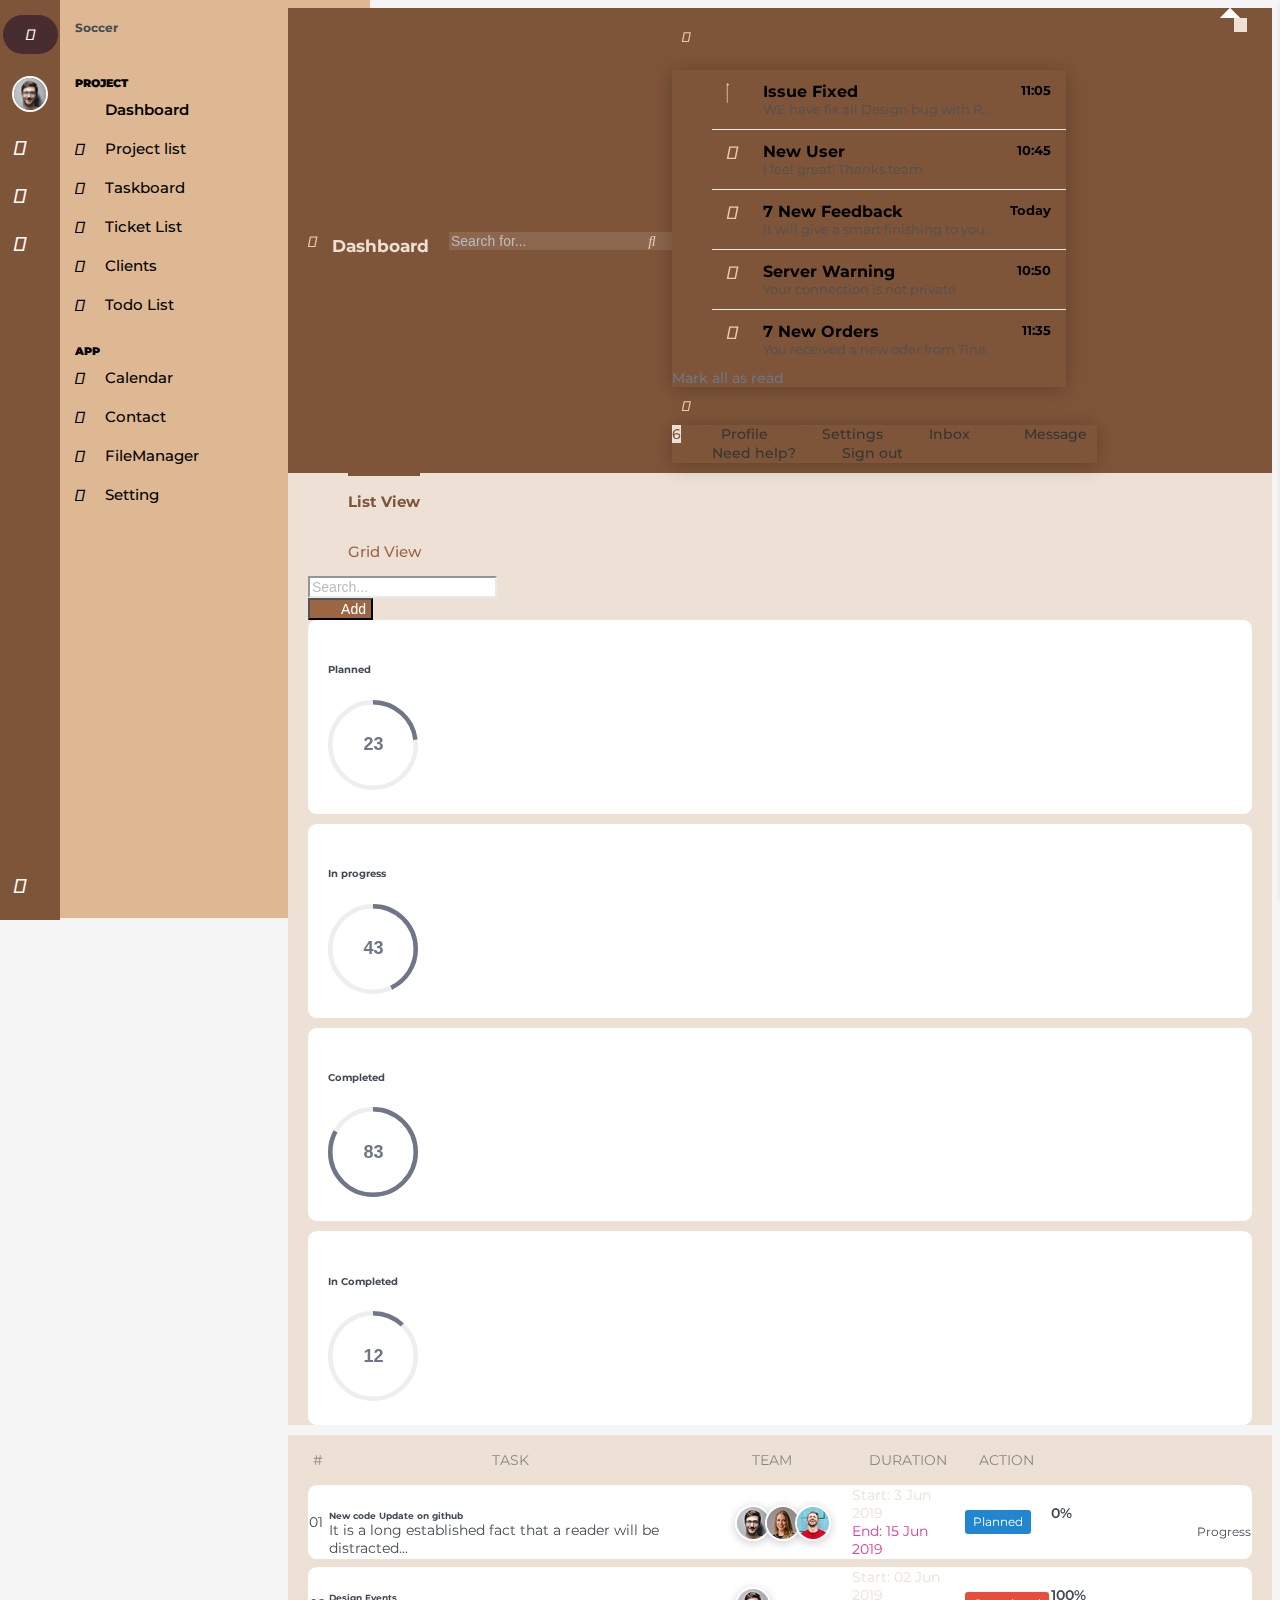
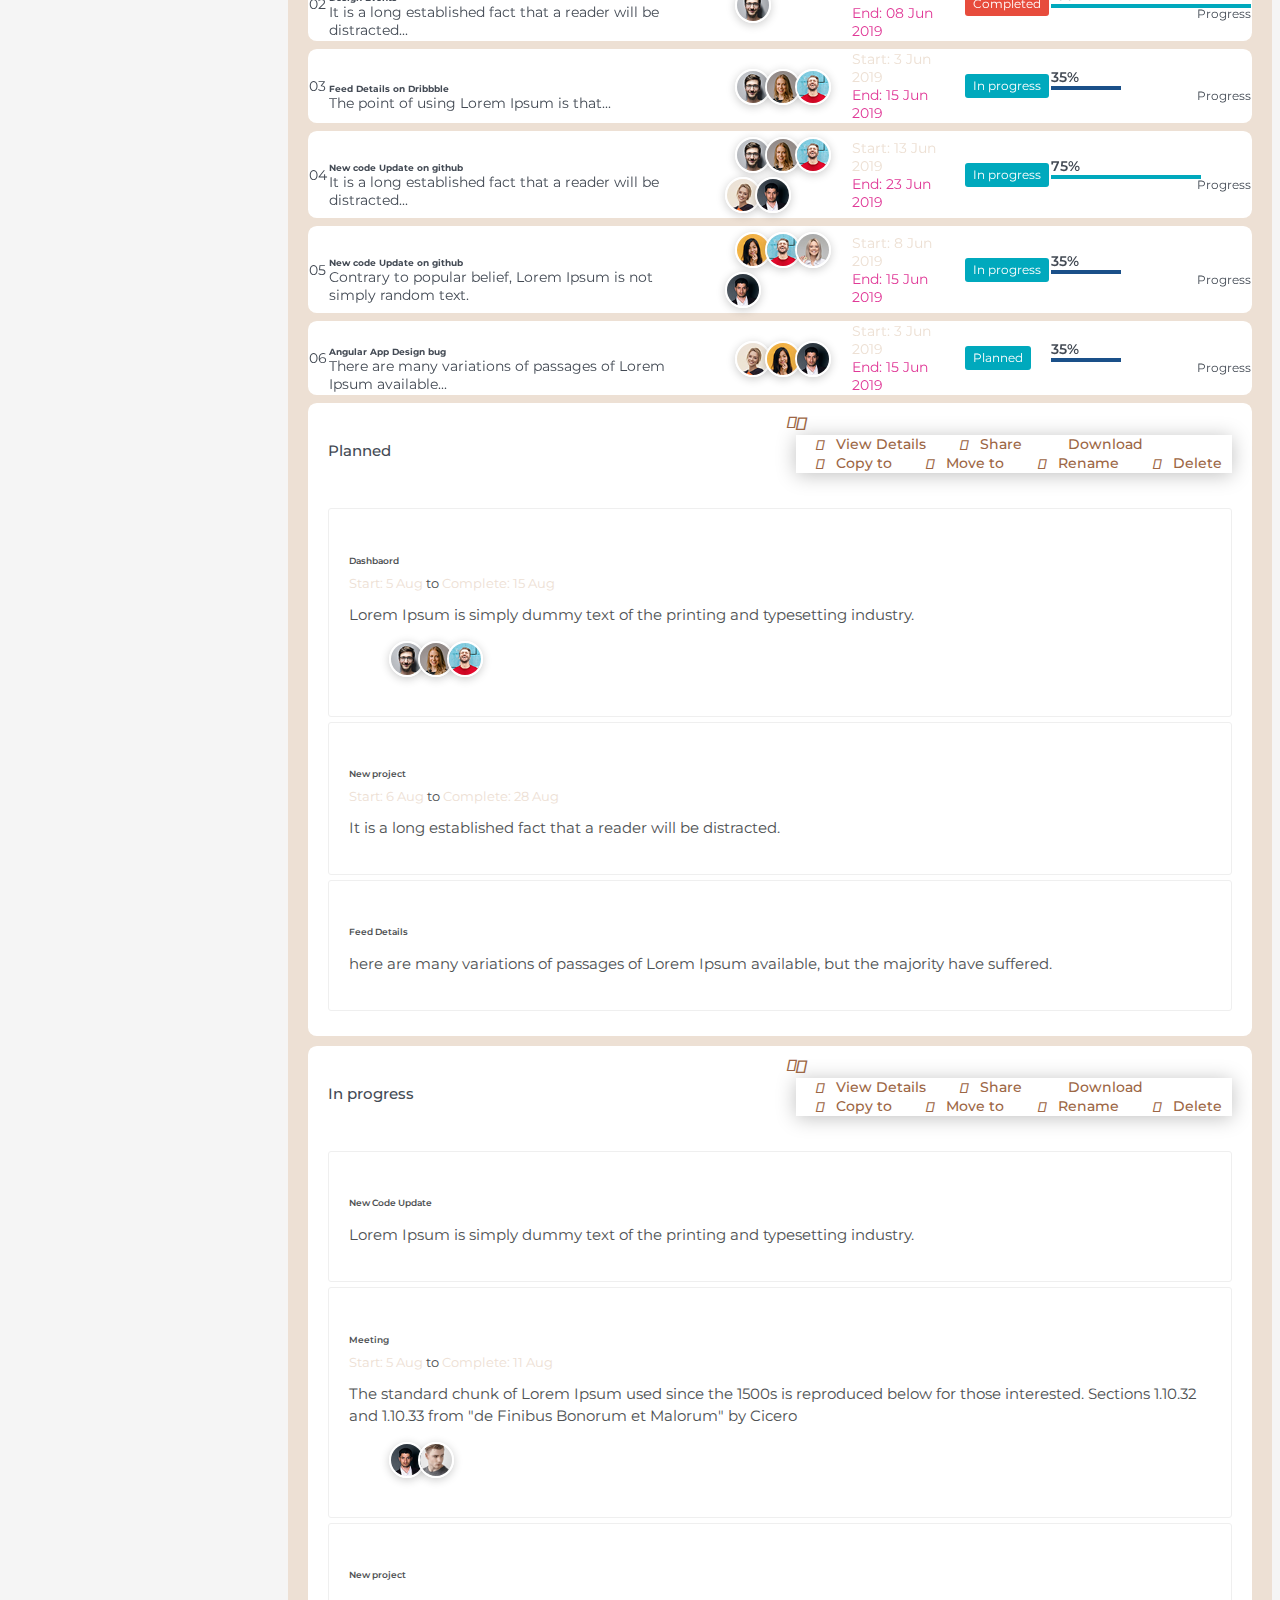
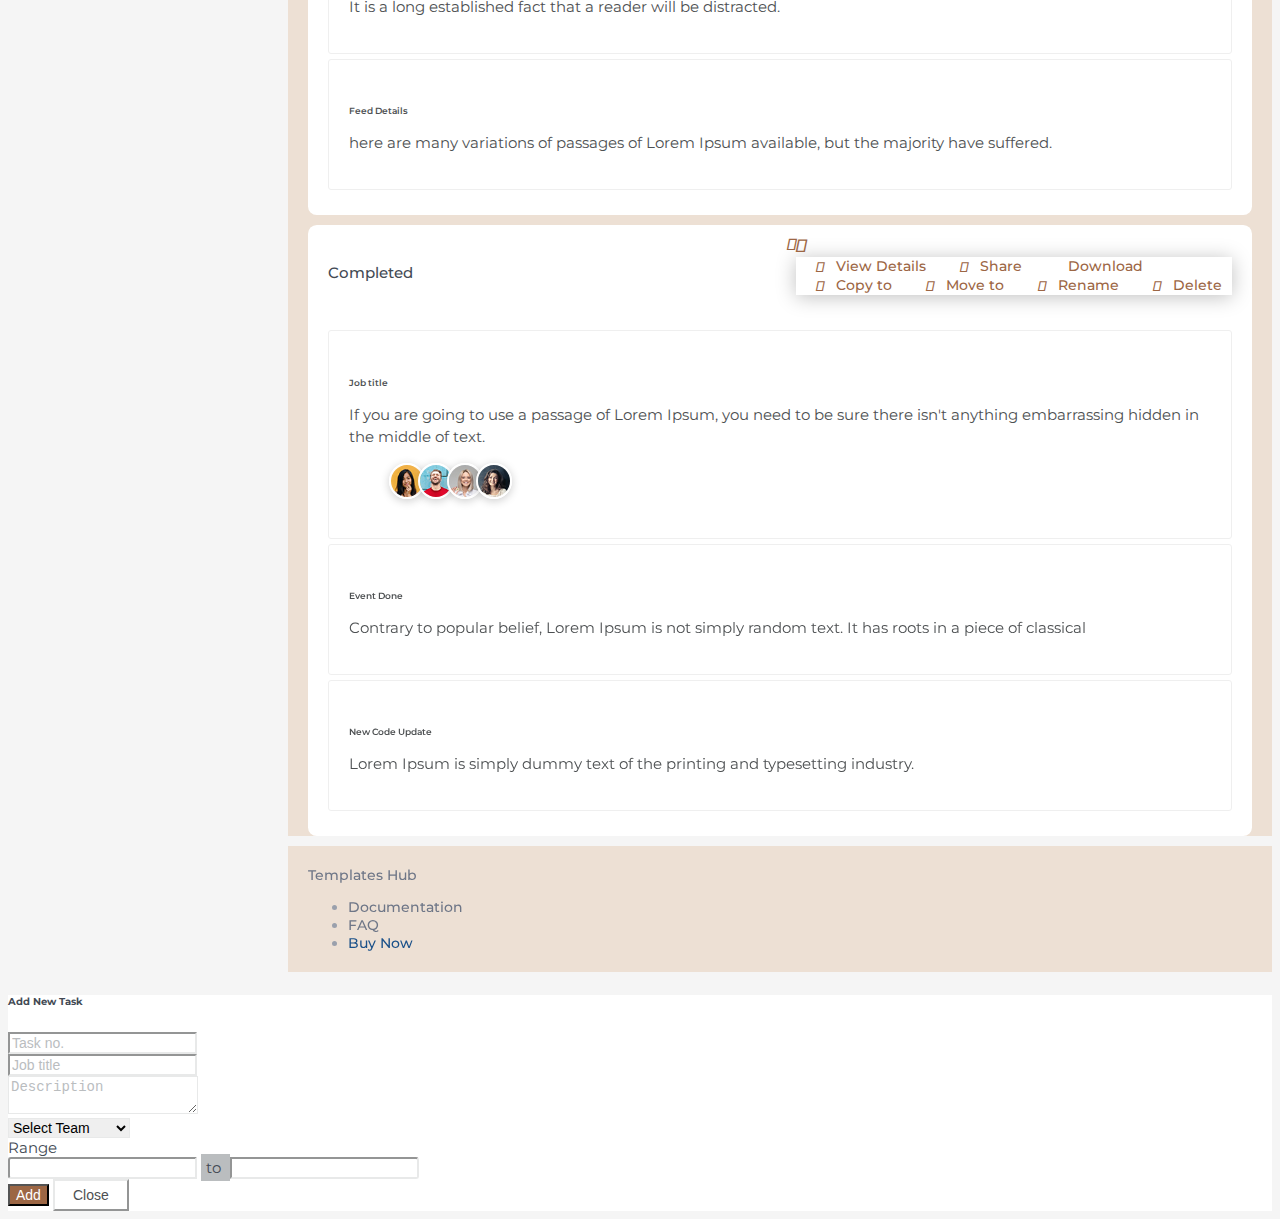
<file: project-taskboard.html>
<!doctype html>
<html lang="en" dir="ltr">

<!-- soccer/project/project-taskboard.html  07 Jan 2020 03:41:02 GMT -->

<head>
    <meta charset="UTF-8">
    <meta name="viewport"
        content="width=device-width, user-scalable=no, initial-scale=1.0, maximum-scale=1.0, minimum-scale=1.0">
    <meta http-equiv="X-UA-Compatible" content="ie=edge">

    <link rel="icon" href="favicon.ico" type="image/x-icon" />

    <title>:: Soccer :: Project TaskBoard</title>
    <!-- Bootstrap Core and vandor -->
    <!-- <link rel="stylesheet" href="assets/plugins/bootstrap/css/bootstrap.min.css" /> -->
    <link href="https://cdn.jsdelivr.net/npm/bootstrap@5.1.3/dist/css/bootstrap.min.css" rel="stylesheet"
        integrity="sha384-1BmE4kWBq78iYhFldvKuhfTAU6auU8tT94WrHftjDbrCEXSU1oBoqyl2QvZ6jIW3" crossorigin="anonymous">
    <!--  Font Awesome -->
    <link rel="stylesheet" href="https://use.fontawesome.com/releases/v5.15.4/css/all.css"
        integrity="sha384-DyZ88mC6Up2uqS4h/KRgHuoeGwBcD4Ng9SiP4dIRy0EXTlnuz47vAwmeGwVChigm" crossorigin="anonymous">

    <link rel="stylesheet" href="assets/plugins/bootstrap-datepicker/css/bootstrap-datepicker3.min.css">
    <link rel="stylesheet" href="assets/plugins/nestable/jquery-nestable.css" />

    <!-- Core css -->
    <link rel="stylesheet" href="assets/css/main.css" />
    <link rel="stylesheet" href="assets/css/theme1.css" />
</head>

<body class="font-montserrat">
    <!-- Page Loader -->
    <div class="page-loader-wrapper">
        <div class="loader">
        </div>
    </div>

    <div id="main_content">

        <div id="header_top" class="header_top">
            <div class="container">
                <div class="hleft">
                    <a class="header-brand" href="index.html"><i class="fas   fa-soccer-ball-o brand-logo"></i></a>
                    <div class="dropdown">
                        <a href="javascript:void(0)" class="nav-link user_btn"><img class="avatar"
                                src="assets/images/user.png" alt="" data-toggle="tooltip" data-placement="right"
                                title="User Menu" /></a>

                        <a href="app-calendar.html" class="nav-link icon app_inbox xs-hide"><i
                                class="fas fa-calendar"></i></a>
                        <a href="app-contact.html" class="nav-link icon xs-hide"><i class="far fa-id-card"></i></a>

                        <a href="app-filemanager.html" class="nav-link icon app_file xs-hide"><i
                                class="far fa-folder"></i></a>
                        <!-- <a href="javascript:void(0)" class="nav-link icon theme_btn xs-hide"><i
                                class="fas fa-paint-brush" data-toggle="tooltip" data-placement="right"
                                title="Themes"></i></a> -->
                    </div>
                </div>
                <div class="hright">
                    <div class="dropdown">
                        <!-- <a href="javascript:void(0)" class="nav-link icon settingbar"><i class="fas   fa-gear fa-spin"
                                data-toggle="tooltip" data-placement="right" title="Settings"></i></a> -->
                        <a href="javascript:void(0)" class="nav-link icon menu_toggle"><i
                                class="fas  fa-align-left"></i></a>
                    </div>
                </div>
            </div>
        </div>

        <div id="rightsidebar" class="right_sidebar">
            <a href="javascript:void(0)" class="p-3 settingbar float-right"><i class="fa  fa-close"></i></a>
            <div class="p-4">
                <div class="mb-4">
                    <h6 class="font-14 font-weight-bold text-muted">Font Style</h6>
                    <div class="custom-controls-stacked font_setting">
                        <label class="custom-control custom-radio custom-control-inline">
                            <input type="radio" class="custom-control-input" name="font" value="font-opensans">
                            <span class="custom-control-label">Open Sans Font</span>
                        </label>
                        <label class="custom-control custom-radio custom-control-inline">
                            <input type="radio" class="custom-control-input" name="font" value="font-montserrat"
                                checked="">
                            <span class="custom-control-label">Montserrat Google Font</span>
                        </label>
                        <label class="custom-control custom-radio custom-control-inline">
                            <input type="radio" class="custom-control-input" name="font" value="font-roboto">
                            <span class="custom-control-label">Robot Google Font</span>
                        </label>
                    </div>
                </div>
                <hr>
                <div class="mb-4">
                    <h6 class="font-14 font-weight-bold text-muted">Dropdown Menu Icon</h6>
                    <div class="custom-controls-stacked arrow_option">
                        <label class="custom-control custom-radio custom-control-inline">
                            <input type="radio" class="custom-control-input" name="marrow" value="arrow-a">
                            <span class="custom-control-label">A</span>
                        </label>
                        <label class="custom-control custom-radio custom-control-inline">
                            <input type="radio" class="custom-control-input" name="marrow" value="arrow-b">
                            <span class="custom-control-label">B</span>
                        </label>
                        <label class="custom-control custom-radio custom-control-inline">
                            <input type="radio" class="custom-control-input" name="marrow" value="arrow-c" checked="">
                            <span class="custom-control-label">C</span>
                        </label>
                    </div>
                    <h6 class="font-14 font-weight-bold mt-4 text-muted">SubMenu List Icon</h6>
                    <div class="custom-controls-stacked list_option">
                        <label class="custom-control custom-radio custom-control-inline">
                            <input type="radio" class="custom-control-input" name="listicon" value="list-a" checked="">
                            <span class="custom-control-label">A</span>
                        </label>
                        <label class="custom-control custom-radio custom-control-inline">
                            <input type="radio" class="custom-control-input" name="listicon" value="list-b">
                            <span class="custom-control-label">B</span>
                        </label>
                        <label class="custom-control custom-radio custom-control-inline">
                            <input type="radio" class="custom-control-input" name="listicon" value="list-c">
                            <span class="custom-control-label">C</span>
                        </label>
                    </div>
                </div>
                <hr>
                <div>
                    <h6 class="font-14 font-weight-bold mt-4 text-muted">General Settings</h6>
                    <ul class="setting-list list-unstyled mt-1 setting_switch">
                        <li>
                            <label class="custom-switch">
                                <span class="custom-switch-description">Night Mode</span>
                                <input type="checkbox" name="custom-switch-checkbox"
                                    class="custom-switch-input btn-darkmode">
                                <span class="custom-switch-indicator"></span>
                            </label>
                        </li>
                        <li>
                            <label class="custom-switch">
                                <span class="custom-switch-description">Fix Navbar top</span>
                                <input type="checkbox" name="custom-switch-checkbox"
                                    class="custom-switch-input btn-fixnavbar">
                                <span class="custom-switch-indicator"></span>
                            </label>
                        </li>
                        <li>
                            <label class="custom-switch">
                                <span class="custom-switch-description">Header Dark</span>
                                <input type="checkbox" name="custom-switch-checkbox"
                                    class="custom-switch-input btn-pageheader" checked="">
                                <span class="custom-switch-indicator"></span>
                            </label>
                        </li>
                        <li>
                            <label class="custom-switch">
                                <span class="custom-switch-description">Min Sidebar Dark</span>
                                <input type="checkbox" name="custom-switch-checkbox"
                                    class="custom-switch-input btn-min_sidebar">
                                <span class="custom-switch-indicator"></span>
                            </label>
                        </li>
                        <li>
                            <label class="custom-switch">
                                <span class="custom-switch-description">Sidebar Dark</span>
                                <input type="checkbox" name="custom-switch-checkbox"
                                    class="custom-switch-input btn-sidebar">
                                <span class="custom-switch-indicator"></span>
                            </label>
                        </li>
                        <li>
                            <label class="custom-switch">
                                <span class="custom-switch-description">Icon Color</span>
                                <input type="checkbox" name="custom-switch-checkbox"
                                    class="custom-switch-input btn-iconcolor">
                                <span class="custom-switch-indicator"></span>
                            </label>
                        </li>
                        <li>
                            <label class="custom-switch">
                                <span class="custom-switch-description">Gradient Color</span>
                                <input type="checkbox" name="custom-switch-checkbox"
                                    class="custom-switch-input btn-gradient">
                                <span class="custom-switch-indicator"></span>
                            </label>
                        </li>
                        <li>
                            <label class="custom-switch">
                                <span class="custom-switch-description">Box Shadow</span>
                                <input type="checkbox" name="custom-switch-checkbox"
                                    class="custom-switch-input btn-boxshadow">
                                <span class="custom-switch-indicator"></span>
                            </label>
                        </li>
                        <li>
                            <label class="custom-switch">
                                <span class="custom-switch-description">RTL Support</span>
                                <input type="checkbox" name="custom-switch-checkbox"
                                    class="custom-switch-input btn-rtl">
                                <span class="custom-switch-indicator"></span>
                            </label>
                        </li>
                        <li>
                            <label class="custom-switch">
                                <span class="custom-switch-description">Box Layout</span>
                                <input type="checkbox" name="custom-switch-checkbox"
                                    class="custom-switch-input btn-boxlayout">
                                <span class="custom-switch-indicator"></span>
                            </label>
                        </li>
                    </ul>
                </div>
                <hr>
                <div class="form-group">
                    <label class="d-block">Storage <span class="float-right">77%</span></label>
                    <div class="progress progress-sm">
                        <div class="progress-bar" role="progressbar" aria-valuenow="77" aria-valuemin="0"
                            aria-valuemax="100" style="width: 77%;"></div>
                    </div>
                    <button type="button" class="btn btn-add btn-block mt-3">Upgrade Storage</button>
                </div>
            </div>
        </div>

        <div class="theme_div">
            <div class="card">
                <div class="card-body">
                    <ul class="list-group list-unstyled">
                        <li class="list-group-item mb-2">
                            <p>Default Theme</p>
                            <a href="index.html"><img src="assets/images/themes/default.png" class="img-fluid" /></a>
                        </li>
                        <li class="list-group-item mb-2">
                            <p>Night Mode Theme</p>
                            <a href="project-dark/index.html"><img src="assets/images/themes/dark.png"
                                    class="img-fluid" /></a>
                        </li>
                        <li class="list-group-item mb-2">
                            <p>RTL Version</p>
                            <a href="project-rtl/index.html"><img src="assets/images/themes/rtl.png"
                                    class="img-fluid" /></a>
                        </li>
                    </ul>
                </div>
            </div>
        </div>

        <div class="user_div">
            <h5 class="brand-name mb-4">Soccer<a href="javascript:void(0)" class="user_btn"><i
                        class="fas fa-sign-out-alt"></i></a></h5>
            <div class="card-body">
                <a href="page-profile.html"><img class="card-profile-img" src="assets/images/sm/avatar1.jpg" alt=""></a>
                <h6 class="mb-0">Peter Richards</h6>
                <span>peter.richard@gmail.com</span>
                <div class="d-flex align-items-baseline mt-3">
                    <h3 class="mb-0 mr-2">9.8</h3>
                    <p class="mb-0"><span class="text-success">1.6% <i class="fa  fa-arrow-up"></i></span></p>
                </div>
                <div class="progress progress-xs">
                    <div class="progress-bar" role="progressbar" style="width: 15%" aria-valuenow="15" aria-valuemin="0"
                        aria-valuemax="100"></div>
                    <div class="progress-bar bg-info" role="progressbar" style="width: 20%" aria-valuenow="20"
                        aria-valuemin="0" aria-valuemax="100"></div>
                    <div class="progress-bar bg-success" role="progressbar" style="width: 30%" aria-valuenow="30"
                        aria-valuemin="0" aria-valuemax="100"></div>
                    <div class="progress-bar bg-orange" role="progressbar" style="width: 5%" aria-valuenow="20"
                        aria-valuemin="0" aria-valuemax="100"></div>
                    <div class="progress-bar bg-indigo" role="progressbar" style="width: 13%" aria-valuenow="20"
                        aria-valuemin="0" aria-valuemax="100"></div>
                </div>
                <h6 class="text-uppercase font-10 mt-1">Performance Score</h6>
                <hr>
                <p>Activity</p>
                <ul class="new_timeline">
                    <li>
                        <div class="bullet pink"></div>
                        <div class="time">11:00am</div>
                        <div class="desc">
                            <h3>Attendance</h3>
                            <h4>Computer Class</h4>
                        </div>
                    </li>
                    <li>
                        <div class="bullet pink"></div>
                        <div class="time">11:30am</div>
                        <div class="desc">
                            <h3>Added an interest</h3>
                            <h4>“Volunteer Activities”</h4>
                        </div>
                    </li>
                    <li>
                        <div class="bullet green"></div>
                        <div class="time">12:00pm</div>
                        <div class="desc">
                            <h3>Developer Team</h3>
                            <h4>Hangouts</h4>
                            <ul class="list-unstyled team-info margin-0 p-t-5">
                                <li><img src="assets/images/xs/avatar1.jpg" alt="Avatar"></li>
                                <li><img src="assets/images/xs/avatar2.jpg" alt="Avatar"></li>
                                <li><img src="assets/images/xs/avatar3.jpg" alt="Avatar"></li>
                                <li><img src="assets/images/xs/avatar4.jpg" alt="Avatar"></li>
                            </ul>
                        </div>
                    </li>
                    <li>
                        <div class="bullet green"></div>
                        <div class="time">2:00pm</div>
                        <div class="desc">
                            <h3>Responded to need</h3>
                            <a href="javascript:void(0)">“In-Kind Opportunity”</a>
                        </div>
                    </li>
                    <li>
                        <div class="bullet orange"></div>
                        <div class="time">1:30pm</div>
                        <div class="desc">
                            <h3>Lunch Break</h3>
                        </div>
                    </li>
                    <li>
                        <div class="bullet green"></div>
                        <div class="time">2:38pm</div>
                        <div class="desc">
                            <h3>Finish</h3>
                            <h4>Go to Home</h4>
                        </div>
                    </li>
                </ul>
            </div>
        </div>

        <div id="left-sidebar" class="sidebar ">
            <h5 class="brand-name">Soccer
                <a href="javascript:void(0)" class="menu_option float-right">
                    <span class="d-flex justify-content-end">
                        <i class=" fas fa-th-large font-16" data-toggle="tooltip" data-placement="left"
                            title="Grid & List Toggle"></i>
                    </span>
                </a>
            </h5>
            <nav id="left-sidebar-nav" class="sidebar-nav">
                <ul class="metismenu">
                    <li class="g_heading">Project</li>
                    <li class="active"><a href="index.html"><i
                                class="fas fa-tachometer-alt"></i><span>Dashboard</span></a>
                    </li>
                    <li><a href="project-list.html"><i class="fas   fa-list-ol"></i><span>Project list</span></a></li>
                    <li><a href="project-taskboard.html"><i
                                class="fas fa-calendar-check-o"></i><span>Taskboard</span></a></li>
                    <li><a href="project-ticket.html"><i class="fas fa-list-ul"></i><span>Ticket List</span></a></li>

                    <li><a href="project-clients.html"><i class="fas   fa-user"></i><span>Clients</span></a></li>
                    <li><a href="project-todo.html"><i class="fas fa-check-square "></i><span>Todo List</span></a>
                    </li>
                    <li class="g_heading">App</li>
                    <li><a href="app-calendar.html"><i class="fas   fa-calendar"></i><span>Calendar</span></a></li>
                    <li><a href="app-contact.html"><i class="fas   fa-address-book"></i><span>Contact</span></a></li>
                    <li><a href="app-filemanager.html"><i class="fas   fa-folder"></i><span>FileManager</span></a></li>
                    <li><a href="app-setting.html"><i class="fas   fa-gear"></i><span>Setting</span></a></li>
                </ul>
            </nav>
        </div>

        <div class="page">
            <div id="page_top" class="section-body  top_dark">
                <div class="container-fluid">
                    <div class="page-header">
                        <div class="left">
                            <a href="javascript:void(0)" class="icon menu_toggle mr-3"><i
                                    class="fas fa-align-left"></i></a>
                            <h1 class="page-title">Dashboard</h1>
                        </div>
                        <div class="right">
                            <div class="input-icon xs-hide mr-4">
                                <input type="text" class="form-control" placeholder="Search for...">
                                <span class="input-icon-addon"><i class="fas fa-search"></i></span>
                            </div>
                            <div class="notification d-flex">

                                <div class="dropdown d-flex">
                                    <a class="nav-link icon d-none d-md-flex btn btn-default btn-icon ml-2"
                                        data-toggle="dropdown"><i class="fas fa-bell"></i><span
                                            class="badge badge-primary nav-unread"></span></a>
                                    <div class="dropdown-menu dropdown-menu-right dropdown-menu-arrow">
                                        <ul class="list-unstyled feeds_widget">
                                            <li>
                                                <div class="feeds-left"><i class="fas   fa-check"></i></div>
                                                <div class="feeds-body">
                                                    <h4 class="title ">Issue Fixed <small
                                                            class="float-right text-muted">11:05</small></h4>
                                                    <small>WE have fix all Design bug with Responsive</small>
                                                </div>
                                            </li>
                                            <li>
                                                <div class="feeds-left"><i class="fas   fa-user"></i></div>
                                                <div class="feeds-body">
                                                    <h4 class="title">New User <small
                                                            class="float-right text-muted">10:45</small>
                                                    </h4>
                                                    <small>I feel great! Thanks team</small>
                                                </div>
                                            </li>
                                            <li>
                                                <div class="feeds-left"><i class="fas   fa-thumbs-o-up"></i></div>
                                                <div class="feeds-body">
                                                    <h4 class="title">7 New Feedback <small
                                                            class="float-right text-muted">Today</small></h4>
                                                    <small>It will give a smart finishing to your site</small>
                                                </div>
                                            </li>
                                            <li>
                                                <div class="feeds-left"><i class="fas   fa-question-circle"></i></div>
                                                <div class="feeds-body">
                                                    <h4 class="title">Server Warning <small
                                                            class="float-right text-muted">10:50</small></h4>
                                                    <small>Your connection is not private</small>
                                                </div>
                                            </li>
                                            <li>
                                                <div class="feeds-left"><i class="fas   fa-shopping-cart"></i></div>
                                                <div class="feeds-body">
                                                    <h4 class="title">7 New Orders <small
                                                            class="float-right text-muted">11:35</small></h4>
                                                    <small>You received a new oder from Tina.</small>
                                                </div>
                                            </li>
                                        </ul>
                                        <div class="dropdown-divider"></div>
                                        <a href="javascript:void(0)"
                                            class="dropdown-item text-center text-muted-dark readall">Mark
                                            all as
                                            read</a>
                                    </div>
                                </div>
                                <div id="user_option" class="dropdown d-flex">
                                    <a class="nav-link icon d-none d-md-flex btn btn-default btn-icon ml-2"
                                        data-toggle="dropdown"><i class="fas   fa-user"></i></a>
                                    <div class="dropdown-menu dropdown-menu-right dropdown-menu-arrow">
                                        <a class="dropdown-item" href="#"><i class="dropdown-icon far fa-user"></i>
                                            Profile</a>
                                        <a class="dropdown-item" href="#"><i class="dropdown-icon fas fa-cog"></i>
                                            Settings</a>
                                        <a class="dropdown-item" href="javascript:void(0)"><span
                                                class="float-right"><span class="badge badge-primary">6</span></span><i
                                                class="dropdown-icon far fa-mail"></i> Inbox</a>
                                        <a class="dropdown-item" href="javascript:void(0)"><i
                                                class="dropdown-icon far fa-send"></i>
                                            Message</a>
                                        <div class="dropdown-divider"></div>
                                        <a class="dropdown-item" href="javascript:void(0)"><i
                                                class="dropdown-icon far fa-question-circle"></i> Need help?</a>
                                        <a class="dropdown-item" href="#"><i
                                                class="dropdown-icon fas fa-sign-out-alt"></i> Sign
                                            out</a>
                                    </div>
                                </div>
                            </div>
                        </div>
                    </div>
                </div>
            </div>
            <div class="section-body">
                <div class="container-fluid">
                    <div class="row">
                        <div class="col-md-12">
                            <div class="d-md-flex justify-content-between align-items-center">
                                <ul class="nav nav-tabs page-header-tab">
                                    <li class="nav-item"><a class="nav-link active" id="TaskBoard-tab" data-toggle="tab"
                                            href="#TaskBoard-list">List View</a></li>
                                    <li class="nav-item"><a class="nav-link" id="TaskBoard-tab" data-toggle="tab"
                                            href="#TaskBoard-grid">Grid View</a></li>
                                </ul>

                                <div class="header-action d-flex">
                                    <div class="input-group mr-2">
                                        <input type="text" class="form-control" placeholder="Search...">
                                    </div>
                                    <button type="button" class="col-lg-4 btn btn-add" data-toggle="modal"
                                        data-target="#addtask"><i class="fas fa-plus"></i>&nbsp;&nbsp;
                                        &nbsp;Add</button>
                                </div>

                            </div>
                        </div>
                    </div>
                    <div class="row clearfix mt-2">
                        <div class="col-lg-3 col-md-6">
                            <div class="card">
                                <div class="card-body text-center">
                                    <h6>Planned</h6>
                                    <input type="text" class="knob" value="23" data-width="90" data-height="90"
                                        data-thickness="0.1" data-fgColor="#6e7687">
                                </div>
                            </div>
                        </div>
                        <div class="col-lg-3 col-md-6">
                            <div class="card">
                                <div class="card-body text-center">
                                    <h6>In progress</h6>
                                    <input type="text" class="knob" value="43" data-width="90" data-height="90"
                                        data-thickness="0.1" data-fgColor="#6e7687">
                                </div>
                            </div>
                        </div>
                        <div class="col-lg-3 col-md-6">
                            <div class="card">
                                <div class="card-body text-center">
                                    <h6>Completed</h6>
                                    <input type="text" class="knob" value="83" data-width="90" data-height="90"
                                        data-thickness="0.1" data-fgColor="#6e7687">
                                </div>
                            </div>
                        </div>
                        <div class="col-lg-3 col-md-6">
                            <div class="card">
                                <div class="card-body text-center">
                                    <h6>In Completed</h6>
                                    <input type="text" class="knob" value="12" data-width="90" data-height="90"
                                        data-thickness="0.1" data-fgColor="#6e7687">
                                </div>
                            </div>
                        </div>
                    </div>
                </div>
            </div>
            <div class="section-body">
                <div class="container-fluid">
                    <div class="tab-content taskboard">
                        <div class="tab-pane fade show active" id="TaskBoard-list" role="tabpanel">
                            <div class="row">
                                <div class="col-md-12">
                                    <div class="table-responsive">
                                        <table
                                            class="table table-hover table-vcenter mb-0 table_custom spacing8 text-nowrap">
                                            <thead>
                                                <tr>
                                                    <th>#</th>
                                                    <th>Task</th>
                                                    <th>Team</th>
                                                    <th>Duration</th>
                                                    <th>Action</th>
                                                    <th class="w200"></th>
                                                </tr>
                                            </thead>
                                            <tbody>
                                                <tr>
                                                    <td>01</td>
                                                    <td>
                                                        <h6 class="mb-0">New code Update on github</h6>
                                                        <span>It is a long established fact that a reader will be
                                                            distracted...</span>
                                                    </td>
                                                    <td>
                                                        <ul class="list-unstyled team-info mb-0">
                                                            <li><img src="assets/images/xs/avatar1.jpg"
                                                                    data-toggle="tooltip" data-placement="top"
                                                                    title="Avatar" alt="Avatar"></li>
                                                            <li><img src="assets/images/xs/avatar2.jpg"
                                                                    data-toggle="tooltip" data-placement="top"
                                                                    title="Avatar" alt="Avatar"></li>
                                                            <li><img src="assets/images/xs/avatar5.jpg"
                                                                    data-toggle="tooltip" data-placement="top"
                                                                    title="Avatar" alt="Avatar"></li>
                                                        </ul>
                                                    </td>
                                                    <td>
                                                        <div class="text-info">Start: 3 Jun 2019</div>
                                                        <div class="text-pink">End: 15 Jun 2019</div>
                                                    </td>
                                                    <td>
                                                        <span class="tag tag-blue">Planned</span>
                                                    </td>
                                                    <td>
                                                        <div class="clearfix">
                                                            <div class="float-left"><strong>0%</strong></div>
                                                            <div class="float-right"><small
                                                                    class="text-muted">Progress</small></div>
                                                        </div>
                                                        <div class="progress progress-xs">
                                                            <div class="progress-bar bg-azure" role="progressbar"
                                                                style="width: 0%" aria-valuenow="42" aria-valuemin="0"
                                                                aria-valuemax="100"></div>
                                                        </div>
                                                    </td>
                                                </tr>
                                                <tr>
                                                    <td>02</td>
                                                    <td>
                                                        <h6 class="mb-0">Design Events</h6>
                                                        <span>It is a long established fact that a reader will be
                                                            distracted...</span>
                                                    </td>
                                                    <td>
                                                        <ul class="list-unstyled team-info mb-0">
                                                            <li><img src="assets/images/xs/avatar1.jpg"
                                                                    data-toggle="tooltip" data-placement="top"
                                                                    title="Avatar" alt="Avatar"></li>
                                                        </ul>
                                                    </td>
                                                    <td>
                                                        <div class="text-info">Start: 02 Jun 2019</div>
                                                        <div class="text-pink">End: 08 Jun 2019</div>
                                                    </td>
                                                    <td>
                                                        <span class="tag tag-green">Completed</span>
                                                    </td>
                                                    <td>
                                                        <div class="clearfix">
                                                            <div class="float-left"><strong>100%</strong></div>
                                                            <div class="float-right"><small
                                                                    class="text-muted">Progress</small></div>
                                                        </div>
                                                        <div class="progress progress-xs">
                                                            <div class="progress-bar bg-green" role="progressbar"
                                                                style="width: 100%" aria-valuenow="42" aria-valuemin="0"
                                                                aria-valuemax="100"></div>
                                                        </div>
                                                    </td>
                                                </tr>
                                                <tr>
                                                    <td>03</td>
                                                    <td>
                                                        <h6 class="mb-0">Feed Details on Dribbble</h6>
                                                        <span>The point of using Lorem Ipsum is that...</span>
                                                    </td>
                                                    <td>
                                                        <ul class="list-unstyled team-info mb-0">
                                                            <li><img src="assets/images/xs/avatar1.jpg"
                                                                    data-toggle="tooltip" data-placement="top"
                                                                    title="Avatar" alt="Avatar"></li>
                                                            <li><img src="assets/images/xs/avatar2.jpg"
                                                                    data-toggle="tooltip" data-placement="top"
                                                                    title="Avatar" alt="Avatar"></li>
                                                            <li><img src="assets/images/xs/avatar5.jpg"
                                                                    data-toggle="tooltip" data-placement="top"
                                                                    title="Avatar" alt="Avatar"></li>
                                                        </ul>
                                                    </td>
                                                    <td>
                                                        <div class="text-info">Start: 3 Jun 2019</div>
                                                        <div class="text-pink">End: 15 Jun 2019</div>
                                                    </td>
                                                    <td>
                                                        <span class="tag tag-orange">In progress</span>
                                                    </td>
                                                    <td>
                                                        <div class="clearfix">
                                                            <div class="float-left"><strong>35%</strong></div>
                                                            <div class="float-right"><small
                                                                    class="text-muted">Progress</small></div>
                                                        </div>
                                                        <div class="progress progress-xs">
                                                            <div class="progress-bar bg-azure" role="progressbar"
                                                                style="width: 35%" aria-valuenow="42" aria-valuemin="0"
                                                                aria-valuemax="100"></div>
                                                        </div>
                                                    </td>
                                                </tr>
                                                <tr>
                                                    <td>04</td>
                                                    <td>
                                                        <h6 class="mb-0">New code Update on github</h6>
                                                        <span>It is a long established fact that a reader will be
                                                            distracted...</span>
                                                    </td>
                                                    <td>
                                                        <ul class="list-unstyled team-info mb-0">
                                                            <li><img src="assets/images/xs/avatar1.jpg"
                                                                    data-toggle="tooltip" data-placement="top"
                                                                    title="Avatar" alt="Avatar"></li>
                                                            <li><img src="assets/images/xs/avatar2.jpg"
                                                                    data-toggle="tooltip" data-placement="top"
                                                                    title="Avatar" alt="Avatar"></li>
                                                            <li><img src="assets/images/xs/avatar5.jpg"
                                                                    data-toggle="tooltip" data-placement="top"
                                                                    title="Avatar" alt="Avatar"></li>
                                                            <li><img src="assets/images/xs/avatar3.jpg"
                                                                    data-toggle="tooltip" data-placement="top"
                                                                    title="Avatar" alt="Avatar"></li>
                                                            <li><img src="assets/images/xs/avatar7.jpg"
                                                                    data-toggle="tooltip" data-placement="top"
                                                                    title="Avatar" alt="Avatar"></li>
                                                        </ul>
                                                    </td>
                                                    <td>
                                                        <div class="text-info">Start: 13 Jun 2019</div>
                                                        <div class="text-pink">End: 23 Jun 2019</div>
                                                    </td>
                                                    <td>
                                                        <span class="tag tag-orange">In progress</span>
                                                    </td>
                                                    <td>
                                                        <div class="clearfix">
                                                            <div class="float-left"><strong>75%</strong></div>
                                                            <div class="float-right"><small
                                                                    class="text-muted">Progress</small></div>
                                                        </div>
                                                        <div class="progress progress-xs">
                                                            <div class="progress-bar bg-green" role="progressbar"
                                                                style="width: 75%" aria-valuenow="42" aria-valuemin="0"
                                                                aria-valuemax="100"></div>
                                                        </div>
                                                    </td>
                                                </tr>
                                                <tr>
                                                    <td>05</td>
                                                    <td>
                                                        <h6 class="mb-0">New code Update on github</h6>
                                                        <span>Contrary to popular belief, Lorem Ipsum is not simply
                                                            random text.</span>
                                                    </td>
                                                    <td>
                                                        <ul class="list-unstyled team-info mb-0">
                                                            <li><img src="assets/images/xs/avatar4.jpg"
                                                                    data-toggle="tooltip" data-placement="top"
                                                                    title="Avatar" alt="Avatar"></li>
                                                            <li><img src="assets/images/xs/avatar5.jpg"
                                                                    data-toggle="tooltip" data-placement="top"
                                                                    title="Avatar" alt="Avatar"></li>
                                                            <li><img src="assets/images/xs/avatar6.jpg"
                                                                    data-toggle="tooltip" data-placement="top"
                                                                    title="Avatar" alt="Avatar"></li>
                                                            <li><img src="assets/images/xs/avatar7.jpg"
                                                                    data-toggle="tooltip" data-placement="top"
                                                                    title="Avatar" alt="Avatar"></li>
                                                        </ul>
                                                    </td>
                                                    <td>
                                                        <div class="text-info">Start: 8 Jun 2019</div>
                                                        <div class="text-pink">End: 15 Jun 2019</div>
                                                    </td>
                                                    <td>
                                                        <span class="tag tag-orange">In progress</span>
                                                    </td>
                                                    <td>
                                                        <div class="clearfix">
                                                            <div class="float-left"><strong>35%</strong></div>
                                                            <div class="float-right"><small
                                                                    class="text-muted">Progress</small></div>
                                                        </div>
                                                        <div class="progress progress-xs">
                                                            <div class="progress-bar bg-azure" role="progressbar"
                                                                style="width: 35%" aria-valuenow="42" aria-valuemin="0"
                                                                aria-valuemax="100"></div>
                                                        </div>
                                                    </td>
                                                </tr>
                                                <tr>
                                                    <td>06</td>
                                                    <td>
                                                        <h6 class="mb-0">Angular App Design bug</h6>
                                                        <span>There are many variations of passages of Lorem Ipsum
                                                            available...</span>
                                                    </td>
                                                    <td>
                                                        <ul class="list-unstyled team-info mb-0">
                                                            <li><img src="assets/images/xs/avatar3.jpg"
                                                                    data-toggle="tooltip" data-placement="top"
                                                                    title="Avatar" alt="Avatar"></li>
                                                            <li><img src="assets/images/xs/avatar4.jpg"
                                                                    data-toggle="tooltip" data-placement="top"
                                                                    title="Avatar" alt="Avatar"></li>
                                                            <li><img src="assets/images/xs/avatar7.jpg"
                                                                    data-toggle="tooltip" data-placement="top"
                                                                    title="Avatar" alt="Avatar"></li>
                                                        </ul>
                                                    </td>
                                                    <td>
                                                        <div class="text-info">Start: 3 Jun 2019</div>
                                                        <div class="text-pink">End: 15 Jun 2019</div>
                                                    </td>
                                                    <td>
                                                        <span class="tag tag-orange">Planned</span>
                                                    </td>
                                                    <td>
                                                        <div class="clearfix">
                                                            <div class="float-left"><strong>35%</strong></div>
                                                            <div class="float-right"><small
                                                                    class="text-muted">Progress</small></div>
                                                        </div>
                                                        <div class="progress progress-xs">
                                                            <div class="progress-bar bg-azure" role="progressbar"
                                                                style="width: 35%" aria-valuenow="42" aria-valuemin="0"
                                                                aria-valuemax="100"></div>
                                                        </div>
                                                    </td>
                                                </tr>
                                            </tbody>
                                        </table>
                                    </div>
                                </div>
                            </div>
                        </div>
                        <div class="tab-pane fade" id="TaskBoard-grid" role="tabpanel">
                            <div class="row clearfix">
                                <div class="col-lg-4 col-md-12">
                                    <div class="card planned_task">
                                        <div class="card-header">
                                            <h3 class="card-title">Planned</h3>
                                            <div class="card-options">

                                                <a href=" #" class="card-options-fullscreen"
                                                    data-toggle="card-fullscreen"><i class="fas fa-compress"></i></a>

                                                <div class="item-action dropdown ml-2 ms-2">
                                                    <a href="javascript:void(0)" data-toggle="dropdown"><i
                                                            class="fas fa-ellipsis-v"></i></a>
                                                    <div class="dropdown-menu dropdown-menu-right">
                                                        <a href="javascript:void(0)" class="dropdown-item"><i
                                                                class="dropdown-icon fas fa-eye"></i> View Details </a>
                                                        <a href="javascript:void(0)" class="dropdown-item"><i
                                                                class="dropdown-icon fas fa-share-alt"></i> Share </a>
                                                        <a href="javascript:void(0)" class="dropdown-item"><i
                                                                class="dropdown-icon fas fa-cloud-download-alt"></i>
                                                            Download</a>
                                                        <div class="dropdown-divider"></div>
                                                        <a href="javascript:void(0)" class="dropdown-item"><i
                                                                class="dropdown-icon fas fa-copy"></i> Copy to</a>
                                                        <a href="javascript:void(0)" class="dropdown-item"><i
                                                                class="dropdown-icon fas fa-folder"></i> Move to</a>
                                                        <a href="javascript:void(0)" class="dropdown-item"><i
                                                                class="dropdown-icon fas fa-edit"></i> Rename</a>
                                                        <a href="javascript:void(0)" class="dropdown-item"><i
                                                                class="dropdown-icon fas fa-trash"></i> Delete</a>
                                                    </div>
                                                </div>
                                            </div>
                                        </div>
                                        <div class="card-body">
                                            <div class="dd" data-plugin="nestable">
                                                <ol class="dd-list">
                                                    <li class="dd-item" data-id="1">
                                                        <div class="dd-handle">
                                                            <h6>Dashbaord</h6>
                                                            <span class="time"><span class="text-primary">Start: 5
                                                                    Aug</span> to <span class="text-danger">Complete: 15
                                                                    Aug</span></span>
                                                            <p>Lorem Ipsum is simply dummy text of the printing and
                                                                typesetting industry.</p>
                                                            <ul class="list-unstyled team-info">
                                                                <li><img src="assets/images/xs/avatar1.jpg"
                                                                        data-toggle="tooltip" data-placement="top"
                                                                        title="Avatar" alt="Avatar"></li>
                                                                <li><img src="assets/images/xs/avatar2.jpg"
                                                                        data-toggle="tooltip" data-placement="top"
                                                                        title="Avatar" alt="Avatar"></li>
                                                                <li><img src="assets/images/xs/avatar5.jpg"
                                                                        data-toggle="tooltip" data-placement="top"
                                                                        title="Avatar" alt="Avatar"></li>
                                                            </ul>
                                                        </div>
                                                    </li>
                                                    <li class="dd-item" data-id="2">
                                                        <div class="dd-handle">
                                                            <h6>New project</h6>
                                                            <span class="time"><span class="text-primary">Start: 6
                                                                    Aug</span> to <span class="text-danger">Complete: 28
                                                                    Aug</span></span>
                                                            <p>It is a long established fact that a reader will be
                                                                distracted.</p>
                                                        </div>
                                                    </li>
                                                    <li class="dd-item" data-id="3">
                                                        <div class="dd-handle">
                                                            <h6>Feed Details</h6>
                                                            <p>here are many variations of passages of Lorem Ipsum
                                                                available, but the majority have suffered.</p>
                                                        </div>
                                                    </li>
                                                </ol>
                                            </div>
                                        </div>
                                    </div>
                                </div>
                                <div class="col-lg-4 col-md-12">
                                    <div class="card progress_task">
                                        <div class="card-header">
                                            <h3 class="card-title">In progress</h3>
                                            <div class="card-options">

                                                <a href="#" class="card-options-fullscreen"
                                                    data-toggle="card-fullscreen"><i class="fas fa-compress"></i></a>

                                                <div class="item-action dropdown ml-2 ms-2">
                                                    <a href="javascript:void(0)" data-toggle="dropdown"><i
                                                            class="fas fa-ellipsis-v"></i></a>
                                                    <div class="dropdown-menu dropdown-menu-right">
                                                        <a href="javascript:void(0)" class="dropdown-item"><i
                                                                class="dropdown-icon fas fa-eye"></i> View Details </a>
                                                        <a href="javascript:void(0)" class="dropdown-item"><i
                                                                class="dropdown-icon fas fa-share-alt"></i> Share </a>
                                                        <a href="javascript:void(0)" class="dropdown-item"><i
                                                                class="dropdown-icon fas fa-cloud-download-alt"></i>
                                                            Download</a>
                                                        <div class="dropdown-divider"></div>
                                                        <a href="javascript:void(0)" class="dropdown-item"><i
                                                                class="dropdown-icon fas fa-copy"></i> Copy to</a>
                                                        <a href="javascript:void(0)" class="dropdown-item"><i
                                                                class="dropdown-icon fas fa-folder"></i> Move to</a>
                                                        <a href="javascript:void(0)" class="dropdown-item"><i
                                                                class="dropdown-icon fas fa-edit"></i> Rename</a>
                                                        <a href="javascript:void(0)" class="dropdown-item"><i
                                                                class="dropdown-icon fas fa-trash"></i> Delete</a>
                                                    </div>
                                                </div>
                                            </div>
                                        </div>
                                        <div class="card-body">
                                            <div class="dd" data-plugin="nestable">
                                                <ol class="dd-list">
                                                    <li class="dd-item" data-id="1">
                                                        <div class="dd-handle">
                                                            <h6>New Code Update</h6>
                                                            <p>Lorem Ipsum is simply dummy text of the printing and
                                                                typesetting industry.</p>
                                                        </div>
                                                    </li>
                                                    <li class="dd-item" data-id="2">
                                                        <div class="dd-handle">
                                                            <h6>Meeting</h6>
                                                            <span class="time"><span class="text-primary">Start: 5
                                                                    Aug</span> to <span class="text-danger">Complete: 11
                                                                    Aug</span></span>
                                                            <p>The standard chunk of Lorem Ipsum used since the 1500s is
                                                                reproduced below for those interested. Sections 1.10.32
                                                                and 1.10.33 from "de Finibus Bonorum et Malorum" by
                                                                Cicero</p>
                                                            <ul class="list-unstyled team-info">
                                                                <li><img src="assets/images/xs/avatar7.jpg"
                                                                        data-toggle="tooltip" data-placement="top"
                                                                        title="Avatar" alt="Avatar"></li>
                                                                <li><img src="assets/images/xs/avatar9.jpg"
                                                                        data-toggle="tooltip" data-placement="top"
                                                                        title="Avatar" alt="Avatar"></li>
                                                            </ul>
                                                        </div>
                                                    </li>
                                                    <li class="dd-item" data-id="2">
                                                        <div class="dd-handle">
                                                            <h6>New project</h6>
                                                            <p>It is a long established fact that a reader will be
                                                                distracted.</p>
                                                        </div>
                                                    </li>
                                                    <li class="dd-item" data-id="3">
                                                        <div class="dd-handle">
                                                            <h6>Feed Details</h6>
                                                            <p>here are many variations of passages of Lorem Ipsum
                                                                available, but the majority have suffered.</p>
                                                        </div>
                                                    </li>
                                                </ol>
                                            </div>
                                        </div>
                                    </div>
                                </div>
                                <div class="col-lg-4 col-md-12">
                                    <div class="card completed_task">
                                        <div class="card-header">
                                            <h3 class="card-title">Completed</h3>
                                            <div class="card-options">

                                                <a href=" #" class="card-options-fullscreen"
                                                    data-toggle="card-fullscreen"><i class="fas fa-compress"></i></a>

                                                <div class="item-action dropdown ml-2 ms-2">
                                                    <a href="javascript:void(0)" data-toggle="dropdown"><i
                                                            class="fas fa-ellipsis-v"></i></a>
                                                    <div class="dropdown-menu dropdown-menu-right">
                                                        <a href="javascript:void(0)" class="dropdown-item"><i
                                                                class="dropdown-icon fas fa-eye"></i> View Details </a>
                                                        <a href="javascript:void(0)" class="dropdown-item"><i
                                                                class="dropdown-icon fas fa-share-alt"></i> Share </a>
                                                        <a href="javascript:void(0)" class="dropdown-item"><i
                                                                class="dropdown-icon fas fa-cloud-download-alt"></i>
                                                            Download</a>
                                                        <div class="dropdown-divider"></div>
                                                        <a href="javascript:void(0)" class="dropdown-item"><i
                                                                class="dropdown-icon fas fa-copy"></i> Copy to</a>
                                                        <a href="javascript:void(0)" class="dropdown-item"><i
                                                                class="dropdown-icon fas fa-folder"></i> Move to</a>
                                                        <a href="javascript:void(0)" class="dropdown-item"><i
                                                                class="dropdown-icon fas fa-edit"></i> Rename</a>
                                                        <a href="javascript:void(0)" class="dropdown-item"><i
                                                                class="dropdown-icon fas fa-trash"></i> Delete</a>
                                                    </div>
                                                </div>
                                            </div>
                                        </div>
                                        <div class="card-body">
                                            <div class="dd" data-plugin="nestable">
                                                <ol class="dd-list">
                                                    <li class="dd-item" data-id="1">
                                                        <div class="dd-handle">
                                                            <h6>Job title</h6>
                                                            <p>If you are going to use a passage of Lorem Ipsum, you
                                                                need to be sure there isn't anything embarrassing hidden
                                                                in the middle of text.</p>
                                                            <ul class="list-unstyled team-info">
                                                                <li><img src="assets/images/xs/avatar4.jpg"
                                                                        data-toggle="tooltip" data-placement="top"
                                                                        title="Avatar" alt="Avatar"></li>
                                                                <li><img src="assets/images/xs/avatar5.jpg"
                                                                        data-toggle="tooltip" data-placement="top"
                                                                        title="Avatar" alt="Avatar"></li>
                                                                <li><img src="assets/images/xs/avatar6.jpg"
                                                                        data-toggle="tooltip" data-placement="top"
                                                                        title="Avatar" alt="Avatar"></li>
                                                                <li><img src="assets/images/xs/avatar8.jpg"
                                                                        data-toggle="tooltip" data-placement="top"
                                                                        title="Avatar" alt="Avatar"></li>
                                                            </ul>
                                                        </div>
                                                    </li>
                                                    <li class="dd-item" data-id="2">
                                                        <div class="dd-handle">
                                                            <h6>Event Done</h6>
                                                            <p>Contrary to popular belief, Lorem Ipsum is not simply
                                                                random text. It has roots in a piece of classical</p>
                                                        </div>
                                                    </li>
                                                    <li class="dd-item" data-id="1">
                                                        <div class="dd-handle">
                                                            <h6>New Code Update</h6>
                                                            <p>Lorem Ipsum is simply dummy text of the printing and
                                                                typesetting industry.</p>
                                                        </div>
                                                    </li>
                                                </ol>
                                            </div>
                                        </div>
                                    </div>
                                </div>
                            </div>
                        </div>
                    </div>
                </div>
            </div>
            <div class="section-body">
                <footer class="footer">
                    <div class="container-fluid">
                        <div class="row">
                            <div class="col-md-6 col-sm-12">
                                <a href="templateshub.net">Templates Hub</a>
                            </div>
                            <div class="col-md-6 col-sm-12 text-md-right d-flex justify-content-end">
                                <ul class="list-inline mb-0">
                                    <li class="list-inline-item"><a href="doc/index.html">Documentation</a></li>
                                    <li class="list-inline-item"><a href="javascript:void(0)">FAQ</a></li>
                                    <li class="list-inline-item"><a href="javascript:void(0)"
                                            class="btn btn-outline-primary btn-sm">Buy Now</a></li>
                                </ul>
                            </div>
                        </div>
                    </div>
                </footer>
            </div>
        </div>
    </div>

    <!-- Add New Task -->
    <div class="modal fade" id="addtask" tabindex="-1" role="dialog">
        <div class="modal-dialog" role="document">
            <div class="modal-content">
                <div class="modal-header">
                    <h6 class="title" id="defaultModalLabel">Add New Task</h6>
                </div>
                <div class="modal-body">
                    <div class="row clearfix">
                        <div class="col-12">
                            <div class="form-group">
                                <input type="text" class="form-control" placeholder="Task no.">
                            </div>
                        </div>
                        <div class="col-12">
                            <div class="form-group">
                                <input type="text" class="form-control" placeholder="Job title">
                            </div>
                        </div>
                        <div class="col-12">
                            <div class="form-group">
                                <textarea class="form-control" placeholder="Description"></textarea>
                            </div>
                        </div>
                        <div class="col-12">
                            <div class="form-group">
                                <select class="form-control show-tick">
                                    <option>Select Team</option>
                                    <option>John Smith</option>
                                    <option>Claire Peters</option>
                                    <option>Allen Collins</option>
                                    <option>Cory Carter</option>
                                    <option>Rochelle Barton</option>
                                </select>
                            </div>
                        </div>
                        <div class="col-12">
                            <label>Range</label>
                            <div class="input-daterange input-group" data-provide="datepicker">
                                <input type="text" class="form-control" name="start">
                                <span class="input-group-addon"> to </span>
                                <input type="text" class="form-control" name="end">
                            </div>
                        </div>
                    </div>
                </div>
                <div class="modal-footer">
                    <button type="button" class="btn btn-add">Add</button>
                    <button type="button" class="btn btn-default" data-dismiss="modal">Close</button>
                </div>
            </div>
        </div>
    </div>

    <script src="assets/bundles/lib.vendor.bundle.js"></script>

    <script src="assets/plugins/bootstrap-datepicker/js/bootstrap-datepicker.min.js"></script>
    <script src="assets/bundles/knobjs.bundle.js"></script>
    <script src="assets/bundles/nestable.bundle.js"></script>

    <script src="assets/js/core.js"></script>
    <script src="assets/js/page/sortable-nestable.js"></script>
    <script src="assets/js/chart/knobjs.js"></script>
</body>

<!-- soccer/project/project-taskboard.html  07 Jan 2020 03:41:12 GMT -->

</html>
</file>
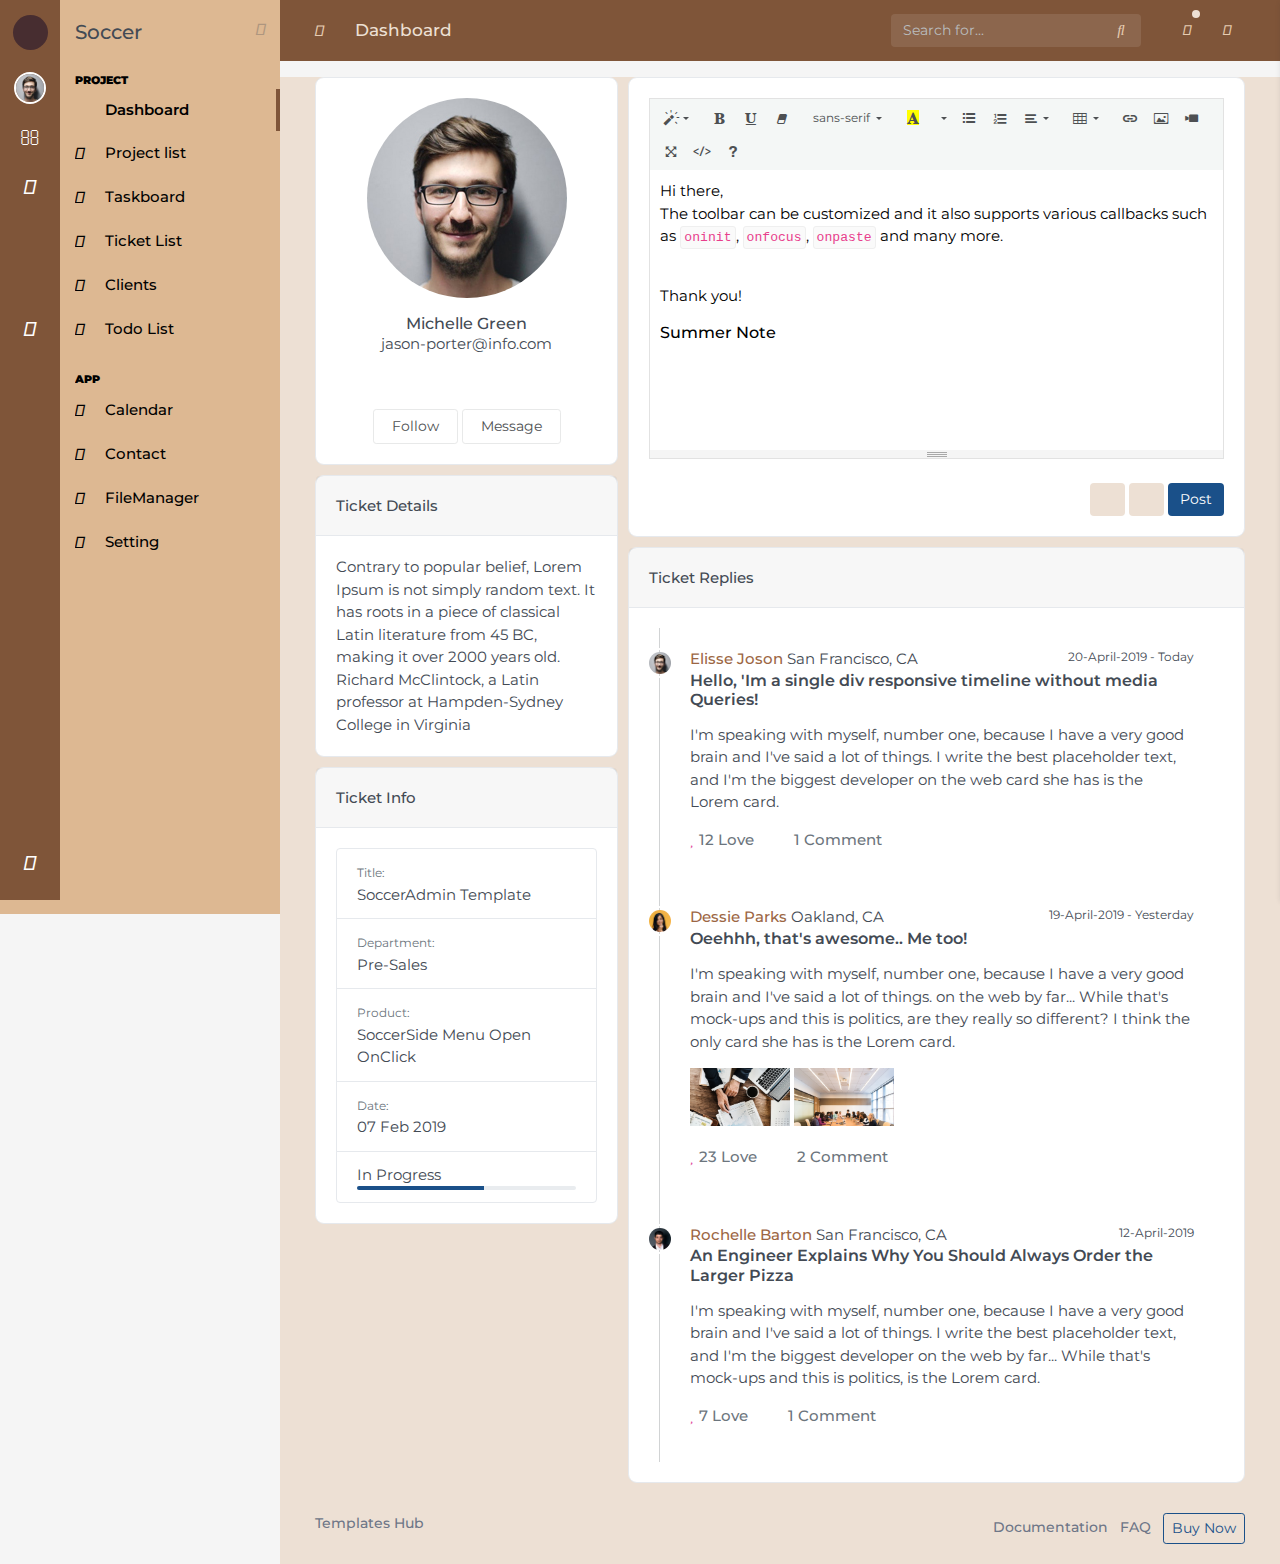
<file: project-ticket-details.html>
<!doctype html>
<html lang="en" dir="ltr">

<!-- soccer/project/project-ticket-details.html  07 Jan 2020 03:41:12 GMT -->

<head>
    <meta charset="UTF-8">
    <meta name="viewport"
        content="width=device-width, user-scalable=no, initial-scale=1.0, maximum-scale=1.0, minimum-scale=1.0">
    <meta http-equiv="X-UA-Compatible" content="ie=edge">

    <link rel="icon" href="favicon.ico" type="image/x-icon" />

    <title>:: Soccer :: Project Ticket Details</title>

    <!-- Bootstrap Core and vandor -->
    <link rel="stylesheet" href="assets/plugins/bootstrap/css/bootstrap.min.css" />
    <link rel="stylesheet" href="assets/plugins/summernote/dist/summernote.css" />

    <!-- Core css -->
    <link rel="stylesheet" href="assets/css/main.css" />
    <link rel="stylesheet" href="assets/css/theme1.css" />
</head>

<body class="font-montserrat">
    <!-- Page Loader -->
    <div class="page-loader-wrapper">
        <div class="loader">
        </div>
    </div>

    <div id="main_content">

        <div id="header_top" class="header_top">
            <div class="container">
                <div class="hleft">
                    <a class="header-brand" href="index.html"><i class="fa  fa-soccer-ball-o brand-logo"></i></a>
                    <div class="dropdown">
                        <a href="javascript:void(0)" class="nav-link user_btn"><img class="avatar"
                                src="assets/images/user.png" alt="" data-toggle="tooltip" data-placement="right"
                                title="User Menu" /></a>
                        <a href="page-search.html" class="nav-link icon xs-hide"><i class="fa  fa-search"></i></a>
                        <a href="app-calendar.html" class="nav-link icon app_inbox xs-hide"><i
                                class="fas fa-calendar"></i></a>
                        <a href="app-contact.html" class="nav-link icon xs-hide"><i class="fa  fa-id-card-o"></i></a>
                        <a href="app-chat.html" class="nav-link icon xs-hide"><i class="fa  fa-comments-o"></i></a>
                        <a href="app-filemanager.html" class="nav-link icon app_file xs-hide"><i
                                class="fas fa-folder-o"></i></a>
                        <!-- <a href="javascript:void(0)" class="nav-link icon theme_btn xs-hide"><i
                                class="fas fa-paint-brush" data-toggle="tooltip" data-placement="right"
                                title="Themes"></i></a> -->
                    </div>
                </div>
                <div class="hright">
                    <div class="dropdown">
                        <a href="javascript:void(0)" class="nav-link icon settingbar"><i class="fa  fa-gear fa-spin"
                                data-toggle="tooltip" data-placement="right" title="Settings"></i></a>
                        <a href="javascript:void(0)" class="nav-link icon menu_toggle"><i
                                class="fas  fa-align-left"></i></a>
                    </div>
                </div>
            </div>
        </div>

        <div id="rightsidebar" class="right_sidebar">
            <a href="javascript:void(0)" class="p-3 settingbar float-right"><i class="fa  fa-close"></i></a>
            <div class="p-4">
                <div class="mb-4">
                    <h6 class="font-14 font-weight-bold text-muted">Font Style</h6>
                    <div class="custom-controls-stacked font_setting">
                        <label class="custom-control custom-radio custom-control-inline">
                            <input type="radio" class="custom-control-input" name="font" value="font-opensans">
                            <span class="custom-control-label">Open Sans Font</span>
                        </label>
                        <label class="custom-control custom-radio custom-control-inline">
                            <input type="radio" class="custom-control-input" name="font" value="font-montserrat"
                                checked="">
                            <span class="custom-control-label">Montserrat Google Font</span>
                        </label>
                        <label class="custom-control custom-radio custom-control-inline">
                            <input type="radio" class="custom-control-input" name="font" value="font-roboto">
                            <span class="custom-control-label">Robot Google Font</span>
                        </label>
                    </div>
                </div>
                <hr>
                <div class="mb-4">
                    <h6 class="font-14 font-weight-bold text-muted">Dropdown Menu Icon</h6>
                    <div class="custom-controls-stacked arrow_option">
                        <label class="custom-control custom-radio custom-control-inline">
                            <input type="radio" class="custom-control-input" name="marrow" value="arrow-a">
                            <span class="custom-control-label">A</span>
                        </label>
                        <label class="custom-control custom-radio custom-control-inline">
                            <input type="radio" class="custom-control-input" name="marrow" value="arrow-b">
                            <span class="custom-control-label">B</span>
                        </label>
                        <label class="custom-control custom-radio custom-control-inline">
                            <input type="radio" class="custom-control-input" name="marrow" value="arrow-c" checked="">
                            <span class="custom-control-label">C</span>
                        </label>
                    </div>
                    <h6 class="font-14 font-weight-bold mt-4 text-muted">SubMenu List Icon</h6>
                    <div class="custom-controls-stacked list_option">
                        <label class="custom-control custom-radio custom-control-inline">
                            <input type="radio" class="custom-control-input" name="listicon" value="list-a" checked="">
                            <span class="custom-control-label">A</span>
                        </label>
                        <label class="custom-control custom-radio custom-control-inline">
                            <input type="radio" class="custom-control-input" name="listicon" value="list-b">
                            <span class="custom-control-label">B</span>
                        </label>
                        <label class="custom-control custom-radio custom-control-inline">
                            <input type="radio" class="custom-control-input" name="listicon" value="list-c">
                            <span class="custom-control-label">C</span>
                        </label>
                    </div>
                </div>
                <hr>
                <div>
                    <h6 class="font-14 font-weight-bold mt-4 text-muted">General Settings</h6>
                    <ul class="setting-list list-unstyled mt-1 setting_switch">
                        <li>
                            <label class="custom-switch">
                                <span class="custom-switch-description">Night Mode</span>
                                <input type="checkbox" name="custom-switch-checkbox"
                                    class="custom-switch-input btn-darkmode">
                                <span class="custom-switch-indicator"></span>
                            </label>
                        </li>
                        <li>
                            <label class="custom-switch">
                                <span class="custom-switch-description">Fix Navbar top</span>
                                <input type="checkbox" name="custom-switch-checkbox"
                                    class="custom-switch-input btn-fixnavbar">
                                <span class="custom-switch-indicator"></span>
                            </label>
                        </li>
                        <li>
                            <label class="custom-switch">
                                <span class="custom-switch-description">Header Dark</span>
                                <input type="checkbox" name="custom-switch-checkbox"
                                    class="custom-switch-input btn-pageheader" checked="">
                                <span class="custom-switch-indicator"></span>
                            </label>
                        </li>
                        <li>
                            <label class="custom-switch">
                                <span class="custom-switch-description">Min Sidebar Dark</span>
                                <input type="checkbox" name="custom-switch-checkbox"
                                    class="custom-switch-input btn-min_sidebar">
                                <span class="custom-switch-indicator"></span>
                            </label>
                        </li>
                        <li>
                            <label class="custom-switch">
                                <span class="custom-switch-description">Sidebar Dark</span>
                                <input type="checkbox" name="custom-switch-checkbox"
                                    class="custom-switch-input btn-sidebar">
                                <span class="custom-switch-indicator"></span>
                            </label>
                        </li>
                        <li>
                            <label class="custom-switch">
                                <span class="custom-switch-description">Icon Color</span>
                                <input type="checkbox" name="custom-switch-checkbox"
                                    class="custom-switch-input btn-iconcolor">
                                <span class="custom-switch-indicator"></span>
                            </label>
                        </li>
                        <li>
                            <label class="custom-switch">
                                <span class="custom-switch-description">Gradient Color</span>
                                <input type="checkbox" name="custom-switch-checkbox"
                                    class="custom-switch-input btn-gradient">
                                <span class="custom-switch-indicator"></span>
                            </label>
                        </li>
                        <li>
                            <label class="custom-switch">
                                <span class="custom-switch-description">Box Shadow</span>
                                <input type="checkbox" name="custom-switch-checkbox"
                                    class="custom-switch-input btn-boxshadow">
                                <span class="custom-switch-indicator"></span>
                            </label>
                        </li>
                        <li>
                            <label class="custom-switch">
                                <span class="custom-switch-description">RTL Support</span>
                                <input type="checkbox" name="custom-switch-checkbox"
                                    class="custom-switch-input btn-rtl">
                                <span class="custom-switch-indicator"></span>
                            </label>
                        </li>
                        <li>
                            <label class="custom-switch">
                                <span class="custom-switch-description">Box Layout</span>
                                <input type="checkbox" name="custom-switch-checkbox"
                                    class="custom-switch-input btn-boxlayout">
                                <span class="custom-switch-indicator"></span>
                            </label>
                        </li>
                    </ul>
                </div>
                <hr>
                <div class="form-group">
                    <label class="d-block">Storage <span class="float-right">77%</span></label>
                    <div class="progress progress-sm">
                        <div class="progress-bar" role="progressbar" aria-valuenow="77" aria-valuemin="0"
                            aria-valuemax="100" style="width: 77%;"></div>
                    </div>
                    <button type="button" class="btn btn-primary btn-block mt-3">Upgrade Storage</button>
                </div>
            </div>
        </div>

        <div class="theme_div">
            <div class="card">
                <div class="card-body">
                    <ul class="list-group list-unstyled">
                        <li class="list-group-item mb-2">
                            <p>Default Theme</p>
                            <a href="index.html"><img src="assets/images/themes/default.png" class="img-fluid" /></a>
                        </li>
                        <li class="list-group-item mb-2">
                            <p>Night Mode Theme</p>
                            <a href="project-dark/index.html"><img src="assets/images/themes/dark.png"
                                    class="img-fluid" /></a>
                        </li>
                        <li class="list-group-item mb-2">
                            <p>RTL Version</p>
                            <a href="project-rtl/index.html"><img src="assets/images/themes/rtl.png"
                                    class="img-fluid" /></a>
                        </li>
                    </ul>
                </div>
            </div>
        </div>

        <div class="user_div">
            <h5 class="brand-name mb-4">Soccer<a href="javascript:void(0)" class="user_btn"><i
                        class="fas fa-sign-out-alt"></i></a></h5>
            <div class="card-body">
                <a href="page-profile.html"><img class="card-profile-img" src="assets/images/sm/avatar1.jpg" alt=""></a>
                <h6 class="mb-0">Peter Richards</h6>
                <span>peter.richard@gmail.com</span>
                <div class="d-flex align-items-baseline mt-3">
                    <h3 class="mb-0 mr-2">9.8</h3>
                    <p class="mb-0"><span class="text-success">1.6% <i class="fa  fa-arrow-up"></i></span></p>
                </div>
                <div class="progress progress-xs">
                    <div class="progress-bar" role="progressbar" style="width: 15%" aria-valuenow="15" aria-valuemin="0"
                        aria-valuemax="100"></div>
                    <div class="progress-bar bg-info" role="progressbar" style="width: 20%" aria-valuenow="20"
                        aria-valuemin="0" aria-valuemax="100"></div>
                    <div class="progress-bar bg-success" role="progressbar" style="width: 30%" aria-valuenow="30"
                        aria-valuemin="0" aria-valuemax="100"></div>
                    <div class="progress-bar bg-orange" role="progressbar" style="width: 5%" aria-valuenow="20"
                        aria-valuemin="0" aria-valuemax="100"></div>
                    <div class="progress-bar bg-indigo" role="progressbar" style="width: 13%" aria-valuenow="20"
                        aria-valuemin="0" aria-valuemax="100"></div>
                </div>
                <h6 class="text-uppercase font-10 mt-1">Performance Score</h6>
                <hr>
                <p>Activity</p>
                <ul class="new_timeline">
                    <li>
                        <div class="bullet pink"></div>
                        <div class="time">11:00am</div>
                        <div class="desc">
                            <h3>Attendance</h3>
                            <h4>Computer Class</h4>
                        </div>
                    </li>
                    <li>
                        <div class="bullet pink"></div>
                        <div class="time">11:30am</div>
                        <div class="desc">
                            <h3>Added an interest</h3>
                            <h4>“Volunteer Activities”</h4>
                        </div>
                    </li>
                    <li>
                        <div class="bullet green"></div>
                        <div class="time">12:00pm</div>
                        <div class="desc">
                            <h3>Developer Team</h3>
                            <h4>Hangouts</h4>
                            <ul class="list-unstyled team-info margin-0 p-t-5">
                                <li><img src="assets/images/xs/avatar1.jpg" alt="Avatar"></li>
                                <li><img src="assets/images/xs/avatar2.jpg" alt="Avatar"></li>
                                <li><img src="assets/images/xs/avatar3.jpg" alt="Avatar"></li>
                                <li><img src="assets/images/xs/avatar4.jpg" alt="Avatar"></li>
                            </ul>
                        </div>
                    </li>
                    <li>
                        <div class="bullet green"></div>
                        <div class="time">2:00pm</div>
                        <div class="desc">
                            <h3>Responded to need</h3>
                            <a href="javascript:void(0)">“In-Kind Opportunity”</a>
                        </div>
                    </li>
                    <li>
                        <div class="bullet orange"></div>
                        <div class="time">1:30pm</div>
                        <div class="desc">
                            <h3>Lunch Break</h3>
                        </div>
                    </li>
                    <li>
                        <div class="bullet green"></div>
                        <div class="time">2:38pm</div>
                        <div class="desc">
                            <h3>Finish</h3>
                            <h4>Go to Home</h4>
                        </div>
                    </li>
                </ul>
            </div>
        </div>

        <div id="left-sidebar" class="sidebar ">
            <h5 class="brand-name">Soccer
                <a href="javascript:void(0)" class="menu_option float-right">
                    <span class="d-flex justify-content-end">
                        <i class=" fas fa-th-large font-16" data-toggle="tooltip" data-placement="left"
                            title="Grid & List Toggle"></i>
                    </span>
                </a>
            </h5>
            <nav id="left-sidebar-nav" class="sidebar-nav">
                <ul class="metismenu">
                    <li class="g_heading">Project</li>
                    <li class="active"><a href="index.html"><i
                                class="fas fa-tachometer-alt"></i><span>Dashboard</span></a>
                    </li>
                    <li><a href="project-list.html"><i class="fas   fa-list-ol"></i><span>Project list</span></a></li>
                    <li><a href="project-taskboard.html"><i
                                class="fas fa-calendar-check-o"></i><span>Taskboard</span></a></li>
                    <li><a href="project-ticket.html"><i class="fas fa-list-ul"></i><span>Ticket List</span></a></li>
                    <li><a href="project-clients.html"><i class="fas   fa-user"></i><span>Clients</span></a></li>
                    <li><a href="project-todo.html"><i class="fas fa-check-square "></i><span>Todo List</span></a>
                    </li>
                    <li class="g_heading">App</li>
                    <li><a href="app-calendar.html"><i class="fas   fa-calendar"></i><span>Calendar</span></a></li>
                    <li><a href="app-contact.html"><i class="fas   fa-address-book"></i><span>Contact</span></a></li>
                    <li><a href="app-filemanager.html"><i class="fas   fa-folder"></i><span>FileManager</span></a></li>
                    <li><a href="app-setting.html"><i class="fas   fa-gear"></i><span>Setting</span></a></li>
                </ul>
            </nav>
        </div>

        <div class="page">
            <div id="page_top" class="section-body  top_dark">
                <div class="container-fluid">
                    <div class="page-header">
                        <div class="left">
                            <a href="javascript:void(0)" class="icon menu_toggle mr-3"><i
                                    class="fas fa-align-left"></i></a>
                            <h1 class="page-title">Dashboard</h1>
                        </div>
                        <div class="right">
                            <div class="input-icon xs-hide mr-4">
                                <input type="text" class="form-control" placeholder="Search for...">
                                <span class="input-icon-addon"><i class="fas fa-search"></i></span>
                            </div>
                            <div class="notification d-flex">

                                <div class="dropdown d-flex">
                                    <a class="nav-link icon d-none d-md-flex btn btn-default btn-icon ml-2"
                                        data-toggle="dropdown"><i class="fas fa-bell"></i><span
                                            class="badge badge-primary nav-unread"></span></a>
                                    <div class="dropdown-menu dropdown-menu-right dropdown-menu-arrow">
                                        <ul class="list-unstyled feeds_widget">
                                            <li>
                                                <div class="feeds-left"><i class="fas   fa-check"></i></div>
                                                <div class="feeds-body">
                                                    <h4 class="title ">Issue Fixed <small
                                                            class="float-right text-muted">11:05</small></h4>
                                                    <small>WE have fix all Design bug with Responsive</small>
                                                </div>
                                            </li>
                                            <li>
                                                <div class="feeds-left"><i class="fas   fa-user"></i></div>
                                                <div class="feeds-body">
                                                    <h4 class="title">New User <small
                                                            class="float-right text-muted">10:45</small>
                                                    </h4>
                                                    <small>I feel great! Thanks team</small>
                                                </div>
                                            </li>
                                            <li>
                                                <div class="feeds-left"><i class="fas   fa-thumbs-o-up"></i></div>
                                                <div class="feeds-body">
                                                    <h4 class="title">7 New Feedback <small
                                                            class="float-right text-muted">Today</small></h4>
                                                    <small>It will give a smart finishing to your site</small>
                                                </div>
                                            </li>
                                            <li>
                                                <div class="feeds-left"><i class="fas   fa-question-circle"></i></div>
                                                <div class="feeds-body">
                                                    <h4 class="title">Server Warning <small
                                                            class="float-right text-muted">10:50</small></h4>
                                                    <small>Your connection is not private</small>
                                                </div>
                                            </li>
                                            <li>
                                                <div class="feeds-left"><i class="fas   fa-shopping-cart"></i></div>
                                                <div class="feeds-body">
                                                    <h4 class="title">7 New Orders <small
                                                            class="float-right text-muted">11:35</small></h4>
                                                    <small>You received a new oder from Tina.</small>
                                                </div>
                                            </li>
                                        </ul>
                                        <div class="dropdown-divider"></div>
                                        <a href="javascript:void(0)"
                                            class="dropdown-item text-center text-muted-dark readall">Mark
                                            all as
                                            read</a>
                                    </div>
                                </div>
                                <div id="user_option" class="dropdown d-flex">
                                    <a class="nav-link icon d-none d-md-flex btn btn-default btn-icon ml-2"
                                        data-toggle="dropdown"><i class="fas   fa-user"></i></a>
                                    <div class="dropdown-menu dropdown-menu-right dropdown-menu-arrow">
                                        <a class="dropdown-item" href="#"><i class="dropdown-icon far fa-user"></i>
                                            Profile</a>
                                        <a class="dropdown-item" href="#"><i class="dropdown-icon fas fa-cog"></i>
                                            Settings</a>
                                        <a class="dropdown-item" href="javascript:void(0)"><span
                                                class="float-right"><span class="badge badge-primary">6</span></span><i
                                                class="dropdown-icon far fa-mail"></i> Inbox</a>
                                        <a class="dropdown-item" href="javascript:void(0)"><i
                                                class="dropdown-icon far fa-send"></i>
                                            Message</a>
                                        <div class="dropdown-divider"></div>
                                        <a class="dropdown-item" href="javascript:void(0)"><i
                                                class="dropdown-icon far fa-question-circle"></i> Need help?</a>
                                        <a class="dropdown-item" href="#"><i
                                                class="dropdown-icon fas fa-sign-out-alt"></i> Sign
                                            out</a>
                                    </div>
                                </div>
                            </div>
                        </div>
                    </div>
                </div>
            </div>
            <div class="section-body mt-3">
                <div class="container-fluid">
                    <div class="row clearfix">
                        <div class="col-lg-4 col-md-12">
                            <div class="card c_grid c_yellow">
                                <div class="card-body text-center">
                                    <div class="circle">
                                        <img class="rounded-circle" src="assets/images/sm/avatar1.jpg" alt="">
                                    </div>
                                    <h6 class="mt-3 mb-0">Michelle Green</h6>
                                    <span>jason-porter@info.com</span>
                                    <ul class="mt-3 list-unstyled d-flex justify-content-center">
                                        <li><a class="p-3" target="_blank" href="#"><i class="fa  fa-facebook"></i></a>
                                        </li>
                                        <li><a class="p-3" target="_blank" href="#"><i class="fa  fa-slack"></i></a>
                                        </li>
                                        <li><a class="p-3" target="_blank" href="#"><i class="fa  fa-linkedin"></i></a>
                                        </li>
                                    </ul>
                                    <button class="btn btn-default btn-sm">Follow</button>
                                    <button class="btn btn-default btn-sm">Message</button>
                                </div>
                            </div>
                            <div class="card">
                                <div class="card-header">
                                    <h3 class="card-title">Ticket Details</h3>
                                    <div class="card-options">
                                        <a href="javascript:void(0)" class="card-options-remove"
                                            data-toggle="card-remove"><i class="fe fe-x"></i></a>
                                        <div class="item-action dropdown ml-2">
                                            <a href="javascript:void(0)" data-toggle="dropdown"><i
                                                    class="fe fe-more-vertical"></i></a>
                                            <div class="dropdown-menu dropdown-menu-right">
                                                <a href="javascript:void(0)" class="dropdown-item"><i
                                                        class="dropdown-icon fa fa-eye"></i> View Details </a>
                                                <a href="javascript:void(0)" class="dropdown-item"><i
                                                        class="dropdown-icon fa fa-share-alt"></i> Share </a>
                                                <a href="javascript:void(0)" class="dropdown-item"><i
                                                        class="dropdown-icon fa fa-cloud-download"></i> Download</a>
                                                <div class="dropdown-divider"></div>
                                                <a href="javascript:void(0)" class="dropdown-item"><i
                                                        class="dropdown-icon fa fa-copy"></i> Copy to</a>
                                                <a href="javascript:void(0)" class="dropdown-item"><i
                                                        class="dropdown-icon fa fa-folder"></i> Move to</a>
                                                <a href="javascript:void(0)" class="dropdown-item"><i
                                                        class="dropdown-icon fa fa-edit"></i> Rename</a>
                                                <a href="javascript:void(0)" class="dropdown-item"><i
                                                        class="dropdown-icon fa fa-trash"></i> Delete</a>
                                            </div>
                                        </div>
                                    </div>
                                </div>
                                <div class="card-body">
                                    <span>Contrary to popular belief, Lorem Ipsum is not simply random text. It has
                                        roots in a piece of classical Latin literature from 45 BC, making it over 2000
                                        years old. Richard McClintock, a Latin professor at Hampden-Sydney College in
                                        Virginia</span>
                                </div>
                            </div>
                            <div class="card">
                                <div class="card-header">
                                    <h3 class="card-title">Ticket Info</h3>
                                    <div class="card-options">
                                        <a href="javascript:void(0)" class="card-options-remove"
                                            data-toggle="card-remove"><i class="fe fe-x"></i></a>
                                        <div class="item-action dropdown ml-2">
                                            <a href="javascript:void(0)" data-toggle="dropdown"><i
                                                    class="fe fe-more-vertical"></i></a>
                                            <div class="dropdown-menu dropdown-menu-right">
                                                <a href="javascript:void(0)" class="dropdown-item"><i
                                                        class="dropdown-icon fa fa-eye"></i> View Details </a>
                                                <a href="javascript:void(0)" class="dropdown-item"><i
                                                        class="dropdown-icon fa fa-share-alt"></i> Share </a>
                                                <a href="javascript:void(0)" class="dropdown-item"><i
                                                        class="dropdown-icon fa fa-cloud-download"></i> Download</a>
                                                <div class="dropdown-divider"></div>
                                                <a href="javascript:void(0)" class="dropdown-item"><i
                                                        class="dropdown-icon fa fa-copy"></i> Copy to</a>
                                                <a href="javascript:void(0)" class="dropdown-item"><i
                                                        class="dropdown-icon fa fa-folder"></i> Move to</a>
                                                <a href="javascript:void(0)" class="dropdown-item"><i
                                                        class="dropdown-icon fa fa-edit"></i> Rename</a>
                                                <a href="javascript:void(0)" class="dropdown-item"><i
                                                        class="dropdown-icon fa fa-trash"></i> Delete</a>
                                            </div>
                                        </div>
                                    </div>
                                </div>
                                <div class="card-body">
                                    <ul class="list-group">
                                        <li class="list-group-item">
                                            <small class="text-muted">Title: </small>
                                            <p class="mb-0">SoccerAdmin Template</p>
                                        </li>
                                        <li class="list-group-item">
                                            <small class="text-muted">Department: </small>
                                            <p class="mb-0">Pre-Sales</p>
                                        </li>
                                        <li class="list-group-item">
                                            <small class="text-muted">Product: </small>
                                            <p class="mb-0">SoccerSide Menu Open OnClick</p>
                                        </li>
                                        <li class="list-group-item">
                                            <small class="text-muted">Date: </small>
                                            <p class="mb-0">07 Feb 2019</p>
                                        </li>
                                        <li class="list-group-item">
                                            <div>In Progress</div>
                                            <div class="progress progress-xs mb-0">
                                                <div class="progress-bar bg-info" style="width: 58%"></div>
                                            </div>
                                        </li>
                                    </ul>
                                </div>
                            </div>
                        </div>
                        <div class="col-lg-8 col-md-12">
                            <div class="card">
                                <div class="card-body">
                                    <div class="summernote">
                                        Hi there,
                                        <br />
                                        <p>The toolbar can be customized and it also supports various callbacks such as
                                            <code>oninit</code>, <code>onfocus</code>, <code>onpaste</code> and many
                                            more.
                                        </p>
                                        <br />
                                        <p>Thank you!</p>
                                        <h6>Summer Note</h6>
                                    </div>
                                    <div class="mt-4 text-right">
                                        <button class="btn btn-warning"><i class="icon-link"></i></button>
                                        <button class="btn btn-warning"><i class="icon-camera"></i></button>
                                        <button class="btn btn-primary">Post</button>
                                    </div>
                                </div>
                            </div>
                            <div class="card">
                                <div class="card-header">
                                    <h3 class="card-title">Ticket Replies</h3>
                                    <div class="card-options">
                                        <a href="javascript:void(0)" class="card-options-remove"
                                            data-toggle="card-remove"><i class="fe fe-x"></i></a>
                                        <div class="item-action dropdown ml-2">
                                            <a href="javascript:void(0)" data-toggle="dropdown"><i
                                                    class="fe fe-more-vertical"></i></a>
                                            <div class="dropdown-menu dropdown-menu-right">
                                                <a href="javascript:void(0)" class="dropdown-item"><i
                                                        class="dropdown-icon fa fa-eye"></i> View Details </a>
                                                <a href="javascript:void(0)" class="dropdown-item"><i
                                                        class="dropdown-icon fa fa-share-alt"></i> Share </a>
                                                <a href="javascript:void(0)" class="dropdown-item"><i
                                                        class="dropdown-icon fa fa-cloud-download"></i> Download</a>
                                                <div class="dropdown-divider"></div>
                                                <a href="javascript:void(0)" class="dropdown-item"><i
                                                        class="dropdown-icon fa fa-copy"></i> Copy to</a>
                                                <a href="javascript:void(0)" class="dropdown-item"><i
                                                        class="dropdown-icon fa fa-folder"></i> Move to</a>
                                                <a href="javascript:void(0)" class="dropdown-item"><i
                                                        class="dropdown-icon fa fa-edit"></i> Rename</a>
                                                <a href="javascript:void(0)" class="dropdown-item"><i
                                                        class="dropdown-icon fa fa-trash"></i> Delete</a>
                                            </div>
                                        </div>
                                    </div>
                                </div>
                                <div class="card-body">
                                    <div class="timeline_item ">
                                        <img class="tl_avatar" src="assets/images/xs/avatar1.jpg" alt="">
                                        <span><a href="javascript:void(0);">Elisse Joson</a> San Francisco, CA <small
                                                class="float-right text-right">20-April-2019 - Today</small></span>
                                        <h6 class="font600">Hello, 'Im a single div responsive timeline without media
                                            Queries!</h6>
                                        <div class="msg">
                                            <p>I'm speaking with myself, number one, because I have a very good brain
                                                and I've said a lot of things. I write the best placeholder text, and
                                                I'm the biggest developer on the web card she has is the Lorem card.</p>
                                            <a href="javascript:void(0);" class="mr-20 text-muted"><i
                                                    class="fas fa-heart text-pink"></i> 12 Love</a>
                                            <a class="text-muted" role="button" data-toggle="collapse"
                                                href="#collapseExample" aria-expanded="false"
                                                aria-controls="collapseExample"><i class="fa  fa-comments"></i> 1
                                                Comment</a>
                                            <div class="collapse p-4 section-gray mt-2" id="collapseExample">
                                                <form class="well">
                                                    <div class="form-group">
                                                        <textarea rows="2" class="form-control no-resize"
                                                            placeholder="Enter here for tweet..."></textarea>
                                                    </div>
                                                    <button class="btn btn-primary">Submit</button>
                                                </form>
                                                <ul class="recent_comments list-unstyled mt-4 mb-0">
                                                    <li>
                                                        <div class="avatar_img">
                                                            <img class="rounded img-fluid"
                                                                src="assets/images/xs/avatar4.jpg" alt="">
                                                        </div>
                                                        <div class="comment_body">
                                                            <h6>Donald Gardner <small class="float-right font-14">Just
                                                                    now</small></h6>
                                                            <p>Lorem ipsum Veniam aliquip culpa laboris minim tempor</p>
                                                        </div>
                                                    </li>
                                                </ul>
                                            </div>
                                        </div>
                                    </div>
                                    <div class="timeline_item ">
                                        <img class="tl_avatar" src="assets/images/xs/avatar4.jpg" alt="">
                                        <span><a href="javascript:void(0);" title="">Dessie Parks</a> Oakland, CA <small
                                                class="float-right text-right">19-April-2019 - Yesterday</small></span>
                                        <h6 class="font600">Oeehhh, that's awesome.. Me too!</h6>
                                        <div class="msg">
                                            <p>I'm speaking with myself, number one, because I have a very good brain
                                                and I've said a lot of things. on the web by far... While that's
                                                mock-ups and this is politics, are they really so different? I think the
                                                only card she has is the Lorem card.</p>
                                            <div class="timeline_img mb-20">
                                                <img class="width100" src="assets/images/gallery/1.jpg"
                                                    alt="Awesome Image">
                                                <img class="width100" src="assets/images/gallery/2.jpg"
                                                    alt="Awesome Image">
                                            </div>
                                            <a href="javascript:void(0);" class="mr-20 text-muted"><i
                                                    class="fas fa-heart text-pink"></i> 23 Love</a>
                                            <a class="text-muted" role="button" data-toggle="collapse"
                                                href="#collapseExample1" aria-expanded="false"
                                                aria-controls="collapseExample1"><i class="fa  fa-comments"></i> 2
                                                Comment</a>
                                            <div class="collapse p-4 section-gray mt-2" id="collapseExample1">
                                                <form class="well">
                                                    <div class="form-group">
                                                        <textarea rows="2" class="form-control no-resize"
                                                            placeholder="Enter here for tweet..."></textarea>
                                                    </div>
                                                    <button class="btn btn-primary">Submit</button>
                                                </form>
                                                <ul class="recent_comments list-unstyled mt-4 mb-0">
                                                    <li>
                                                        <div class="avatar_img">
                                                            <img class="rounded img-fluid"
                                                                src="assets/images/xs/avatar4.jpg" alt="">
                                                        </div>
                                                        <div class="comment_body">
                                                            <h6>Donald Gardner <small class="float-right font-14">Just
                                                                    now</small></h6>
                                                            <p>Lorem ipsum Veniam aliquip culpa laboris minim tempor</p>
                                                            <div class="timeline_img mb-20">
                                                                <img class="width150" src="assets/images/gallery/7.jpg"
                                                                    alt="Awesome Image">
                                                                <img class="width150" src="assets/images/gallery/8.jpg"
                                                                    alt="Awesome Image">
                                                            </div>
                                                        </div>
                                                    </li>
                                                    <li>
                                                        <div class="avatar_img">
                                                            <img class="rounded img-fluid"
                                                                src="assets/images/xs/avatar3.jpg" alt="">
                                                        </div>
                                                        <div class="comment_body">
                                                            <h5>Dessie Parks <small class="float-right font-14">1min
                                                                    ago</small></h5>
                                                            <p>It is a long established fact that a reader will be
                                                                distracted by the readable content of a page when
                                                                looking</p>
                                                        </div>
                                                    </li>
                                                </ul>
                                            </div>
                                        </div>
                                    </div>
                                    <div class="timeline_item ">
                                        <img class="tl_avatar" src="assets/images/xs/avatar7.jpg" alt="">
                                        <span><a href="javascript:void(0);" title="">Rochelle Barton</a> San Francisco,
                                            CA <small class="float-right text-right">12-April-2019</small></span>
                                        <h6 class="font600">An Engineer Explains Why You Should Always Order the Larger
                                            Pizza</h6>
                                        <div class="msg">
                                            <p>I'm speaking with myself, number one, because I have a very good brain
                                                and I've said a lot of things. I write the best placeholder text, and
                                                I'm the biggest developer on the web by far... While that's mock-ups and
                                                this is politics, is the Lorem card.</p>
                                            <a href="javascript:void(0);" class="mr-20 text-muted"><i
                                                    class="fas fa-heart text-pink"></i> 7 Love</a>
                                            <a class="text-muted" role="button" data-toggle="collapse"
                                                href="#collapseExample2" aria-expanded="false"
                                                aria-controls="collapseExample2"><i class="fa  fa-comments"></i> 1
                                                Comment</a>
                                            <div class="collapse p-4 section-gray mt-2" id="collapseExample2">
                                                <form class="well">
                                                    <div class="form-group">
                                                        <textarea rows="2" class="form-control no-resize"
                                                            placeholder="Enter here for tweet..."></textarea>
                                                    </div>
                                                    <button class="btn btn-primary">Submit</button>
                                                </form>
                                            </div>
                                        </div>
                                    </div>
                                </div>
                            </div>
                        </div>
                    </div>
                </div>
            </div>
            <div class="section-body">
                <footer class="footer">
                    <div class="container-fluid">
                        <div class="row">
                            <div class="col-md-6 col-sm-12">
                                <a href="templateshub.net">Templates Hub</a>
                            </div>
                            <div class="col-md-6 col-sm-12 text-md-right">
                                <ul class="list-inline mb-0">
                                    <li class="list-inline-item"><a href="doc/index.html">Documentation</a></li>
                                    <li class="list-inline-item"><a href="javascript:void(0)">FAQ</a></li>
                                    <li class="list-inline-item"><a href="javascript:void(0)"
                                            class="btn btn-outline-primary btn-sm">Buy Now</a></li>
                                </ul>
                            </div>
                        </div>
                    </div>
                </footer>
            </div>
        </div>
    </div>

    <script src="assets/bundles/lib.vendor.bundle.js"></script>

    <script src="assets/bundles/summernote.bundle.js"></script>

    <script src="assets/js/core.js"></script>
    <script src="assets/js/page/summernote.js"></script>
</body>

<!-- soccer/project/project-ticket-details.html  07 Jan 2020 03:41:28 GMT -->

</html>
</file>
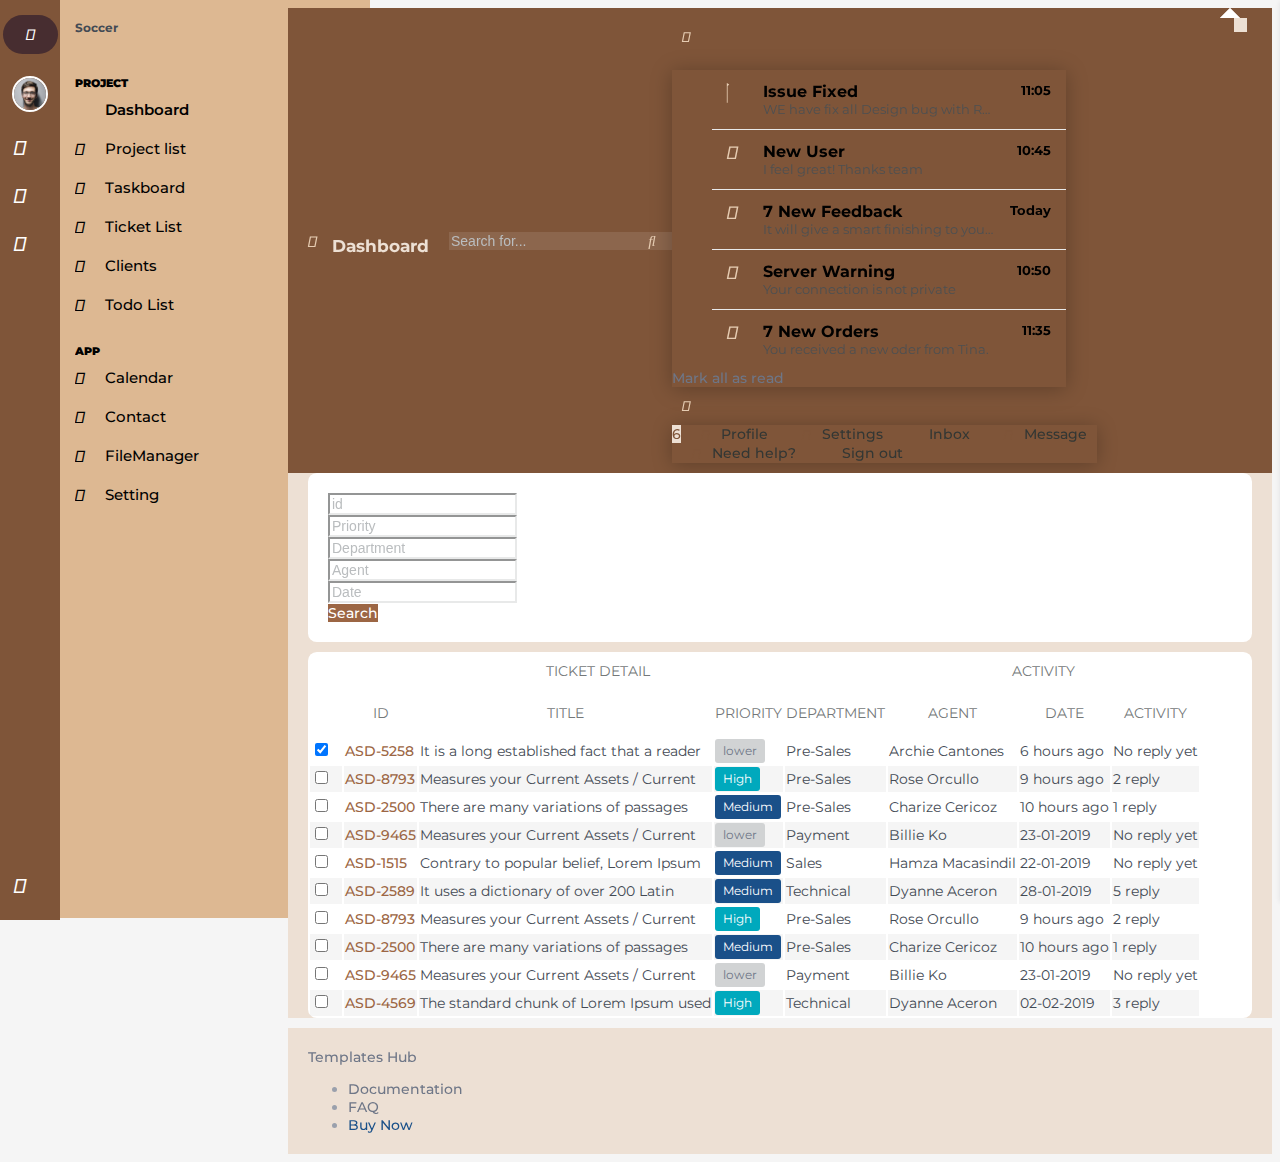
<file: project-ticket.html>
<!doctype html>
<html lang="en" dir="ltr">

<!-- soccer/project/project-ticket.html  07 Jan 2020 03:41:12 GMT -->

<head>
    <meta charset="UTF-8">
    <meta name="viewport"
        content="width=device-width, user-scalable=no, initial-scale=1.0, maximum-scale=1.0, minimum-scale=1.0">
    <meta http-equiv="X-UA-Compatible" content="ie=edge">

    <link rel="icon" href="favicon.ico" type="image/x-icon" />

    <title>:: Soccer :: Project Ticket</title>

    <!-- Bootstrap Core and vandor -->
    <!-- <link rel="stylesheet" href="assets/plugins/bootstrap/css/bootstrap.min.css" /> -->
    <link href="https://cdn.jsdelivr.net/npm/bootstrap@5.1.3/dist/css/bootstrap.min.css" rel="stylesheet"
        integrity="sha384-1BmE4kWBq78iYhFldvKuhfTAU6auU8tT94WrHftjDbrCEXSU1oBoqyl2QvZ6jIW3" crossorigin="anonymous">
    <!--  Font Awesome -->
    <link rel="stylesheet" href="https://use.fontawesome.com/releases/v5.15.4/css/all.css"
        integrity="sha384-DyZ88mC6Up2uqS4h/KRgHuoeGwBcD4Ng9SiP4dIRy0EXTlnuz47vAwmeGwVChigm" crossorigin="anonymous">

    <link rel="stylesheet" href="assets/plugins/bootstrap-datepicker/css/bootstrap-datepicker3.min.css">

    <!-- Core css -->
    <link rel="stylesheet" href="assets/css/main.css" />
    <link rel="stylesheet" href="assets/css/theme1.css" />
</head>

<body class="font-montserrat">
    <!-- Page Loader -->
    <div class="page-loader-wrapper">
        <div class="loader">
        </div>
    </div>

    <div id="main_content">

        <div id="header_top" class="header_top">
            <div class="container">
                <div class="hleft">
                    <a class="header-brand" href="index.html"><i class="fas   fa-soccer-ball-o brand-logo"></i></a>
                    <div class="dropdown">
                        <a href="javascript:void(0)" class="nav-link user_btn"><img class="avatar"
                                src="assets/images/user.png" alt="" data-toggle="tooltip" data-placement="right"
                                title="User Menu" /></a>

                        <a href="app-calendar.html" class="nav-link icon app_inbox xs-hide"><i
                                class="fas fa-calendar"></i></a>
                        <a href="app-contact.html" class="nav-link icon xs-hide"><i class="far fa-id-card"></i></a>

                        <a href="app-filemanager.html" class="nav-link icon app_file xs-hide"><i
                                class="far fa-folder"></i></a>
                        <!-- <a href="javascript:void(0)" class="nav-link icon theme_btn xs-hide"><i
                                class="fas fa-paint-brush" data-toggle="tooltip" data-placement="right"
                                title="Themes"></i></a> -->
                    </div>
                </div>
                <div class="hright">
                    <div class="dropdown">
                        <!-- <a href="javascript:void(0)" class="nav-link icon settingbar"><i class="fas   fa-gear fa-spin"
                                data-toggle="tooltip" data-placement="right" title="Settings"></i></a> -->
                        <a href="javascript:void(0)" class="nav-link icon menu_toggle"><i
                                class="fas  fa-align-left"></i></a>
                    </div>
                </div>
            </div>
        </div>

        <div id="rightsidebar" class="right_sidebar">
            <a href="javascript:void(0)" class="p-3 settingbar float-right"><i class="fas   fa-close"></i></a>
            <div class="p-4">
                <div class="mb-4">
                    <h6 class="font-14 font-weight-bold text-muted">Font Style</h6>
                    <div class="custom-controls-stacked font_setting">
                        <label class="custom-control custom-radio custom-control-inline">
                            <input type="radio" class="custom-control-input" name="font" value="font-opensans">
                            <span class="custom-control-label">Open Sans Font</span>
                        </label>
                        <label class="custom-control custom-radio custom-control-inline">
                            <input type="radio" class="custom-control-input" name="font" value="font-montserrat"
                                checked="">
                            <span class="custom-control-label">Montserrat Google Font</span>
                        </label>
                        <label class="custom-control custom-radio custom-control-inline">
                            <input type="radio" class="custom-control-input" name="font" value="font-roboto">
                            <span class="custom-control-label">Robot Google Font</span>
                        </label>
                    </div>
                </div>
                <hr>
                <div class="mb-4">
                    <h6 class="font-14 font-weight-bold text-muted">Dropdown Menu Icon</h6>
                    <div class="custom-controls-stacked arrow_option">
                        <label class="custom-control custom-radio custom-control-inline">
                            <input type="radio" class="custom-control-input" name="marrow" value="arrow-a">
                            <span class="custom-control-label">A</span>
                        </label>
                        <label class="custom-control custom-radio custom-control-inline">
                            <input type="radio" class="custom-control-input" name="marrow" value="arrow-b">
                            <span class="custom-control-label">B</span>
                        </label>
                        <label class="custom-control custom-radio custom-control-inline">
                            <input type="radio" class="custom-control-input" name="marrow" value="arrow-c" checked="">
                            <span class="custom-control-label">C</span>
                        </label>
                    </div>
                    <h6 class="font-14 font-weight-bold mt-4 text-muted">SubMenu List Icon</h6>
                    <div class="custom-controls-stacked list_option">
                        <label class="custom-control custom-radio custom-control-inline">
                            <input type="radio" class="custom-control-input" name="listicon" value="list-a" checked="">
                            <span class="custom-control-label">A</span>
                        </label>
                        <label class="custom-control custom-radio custom-control-inline">
                            <input type="radio" class="custom-control-input" name="listicon" value="list-b">
                            <span class="custom-control-label">B</span>
                        </label>
                        <label class="custom-control custom-radio custom-control-inline">
                            <input type="radio" class="custom-control-input" name="listicon" value="list-c">
                            <span class="custom-control-label">C</span>
                        </label>
                    </div>
                </div>
                <hr>
                <div>
                    <h6 class="font-14 font-weight-bold mt-4 text-muted">General Settings</h6>
                    <ul class="setting-list list-unstyled mt-1 setting_switch">
                        <li>
                            <label class="custom-switch">
                                <span class="custom-switch-description">Night Mode</span>
                                <input type="checkbox" name="custom-switch-checkbox"
                                    class="custom-switch-input btn-darkmode">
                                <span class="custom-switch-indicator"></span>
                            </label>
                        </li>
                        <li>
                            <label class="custom-switch">
                                <span class="custom-switch-description">Fix Navbar top</span>
                                <input type="checkbox" name="custom-switch-checkbox"
                                    class="custom-switch-input btn-fixnavbar">
                                <span class="custom-switch-indicator"></span>
                            </label>
                        </li>
                        <li>
                            <label class="custom-switch">
                                <span class="custom-switch-description">Header Dark</span>
                                <input type="checkbox" name="custom-switch-checkbox"
                                    class="custom-switch-input btn-pageheader" checked="">
                                <span class="custom-switch-indicator"></span>
                            </label>
                        </li>
                        <li>
                            <label class="custom-switch">
                                <span class="custom-switch-description">Min Sidebar Dark</span>
                                <input type="checkbox" name="custom-switch-checkbox"
                                    class="custom-switch-input btn-min_sidebar">
                                <span class="custom-switch-indicator"></span>
                            </label>
                        </li>
                        <li>
                            <label class="custom-switch">
                                <span class="custom-switch-description">Sidebar Dark</span>
                                <input type="checkbox" name="custom-switch-checkbox"
                                    class="custom-switch-input btn-sidebar">
                                <span class="custom-switch-indicator"></span>
                            </label>
                        </li>
                        <li>
                            <label class="custom-switch">
                                <span class="custom-switch-description">Icon Color</span>
                                <input type="checkbox" name="custom-switch-checkbox"
                                    class="custom-switch-input btn-iconcolor">
                                <span class="custom-switch-indicator"></span>
                            </label>
                        </li>
                        <li>
                            <label class="custom-switch">
                                <span class="custom-switch-description">Gradient Color</span>
                                <input type="checkbox" name="custom-switch-checkbox"
                                    class="custom-switch-input btn-gradient">
                                <span class="custom-switch-indicator"></span>
                            </label>
                        </li>
                        <li>
                            <label class="custom-switch">
                                <span class="custom-switch-description">Box Shadow</span>
                                <input type="checkbox" name="custom-switch-checkbox"
                                    class="custom-switch-input btn-boxshadow">
                                <span class="custom-switch-indicator"></span>
                            </label>
                        </li>
                        <li>
                            <label class="custom-switch">
                                <span class="custom-switch-description">RTL Support</span>
                                <input type="checkbox" name="custom-switch-checkbox"
                                    class="custom-switch-input btn-rtl">
                                <span class="custom-switch-indicator"></span>
                            </label>
                        </li>
                        <li>
                            <label class="custom-switch">
                                <span class="custom-switch-description">Box Layout</span>
                                <input type="checkbox" name="custom-switch-checkbox"
                                    class="custom-switch-input btn-boxlayout">
                                <span class="custom-switch-indicator"></span>
                            </label>
                        </li>
                    </ul>
                </div>
                <hr>
                <div class="form-group">
                    <label class="d-block">Storage <span class="float-right">77%</span></label>
                    <div class="progress progress-sm">
                        <div class="progress-bar" role="progressbar" aria-valuenow="77" aria-valuemin="0"
                            aria-valuemax="100" style="width: 77%;"></div>
                    </div>
                    <button type="button" class="btn btn-add btn-block mt-3">Upgrade Storage</button>
                </div>
            </div>
        </div>

        <div class="theme_div">
            <div class="card">
                <div class="card-body">
                    <ul class="list-group list-unstyled">
                        <li class="list-group-item mb-2">
                            <p>Default Theme</p>
                            <a href="index.html"><img src="assets/images/themes/default.png" class="img-fluid" /></a>
                        </li>
                        <li class="list-group-item mb-2">
                            <p>Night Mode Theme</p>
                            <a href="project-dark/index.html"><img src="assets/images/themes/dark.png"
                                    class="img-fluid" /></a>
                        </li>
                        <li class="list-group-item mb-2">
                            <p>RTL Version</p>
                            <a href="project-rtl/index.html"><img src="assets/images/themes/rtl.png"
                                    class="img-fluid" /></a>
                        </li>
                    </ul>
                </div>
            </div>
        </div>

        <div class="user_div">
            <h5 class="brand-name mb-4">Soccer<a href="javascript:void(0)" class="user_btn"><i
                        class="fas fa-sign-out-alt"></i></a></h5>
            <div class="card-body">
                <a href="page-profile.html"><img class="card-profile-img" src="assets/images/sm/avatar1.jpg" alt=""></a>
                <h6 class="mb-0">Peter Richards</h6>
                <span>peter.richard@gmail.com</span>
                <div class="d-flex align-items-baseline mt-3">
                    <h3 class="mb-0 mr-2">9.8</h3>
                    <p class="mb-0"><span class="text-success">1.6% <i class="fa  fa-arrow-up"></i></span></p>
                </div>
                <div class="progress progress-xs">
                    <div class="progress-bar" role="progressbar" style="width: 15%" aria-valuenow="15" aria-valuemin="0"
                        aria-valuemax="100"></div>
                    <div class="progress-bar bg-info" role="progressbar" style="width: 20%" aria-valuenow="20"
                        aria-valuemin="0" aria-valuemax="100"></div>
                    <div class="progress-bar bg-success" role="progressbar" style="width: 30%" aria-valuenow="30"
                        aria-valuemin="0" aria-valuemax="100"></div>
                    <div class="progress-bar bg-orange" role="progressbar" style="width: 5%" aria-valuenow="20"
                        aria-valuemin="0" aria-valuemax="100"></div>
                    <div class="progress-bar bg-indigo" role="progressbar" style="width: 13%" aria-valuenow="20"
                        aria-valuemin="0" aria-valuemax="100"></div>
                </div>
                <h6 class="text-uppercase font-10 mt-1">Performance Score</h6>
                <hr>
                <p>Activity</p>
                <ul class="new_timeline">
                    <li>
                        <div class="bullet pink"></div>
                        <div class="time">11:00am</div>
                        <div class="desc">
                            <h3>Attendance</h3>
                            <h4>Computer Class</h4>
                        </div>
                    </li>
                    <li>
                        <div class="bullet pink"></div>
                        <div class="time">11:30am</div>
                        <div class="desc">
                            <h3>Added an interest</h3>
                            <h4>“Volunteer Activities”</h4>
                        </div>
                    </li>
                    <li>
                        <div class="bullet green"></div>
                        <div class="time">12:00pm</div>
                        <div class="desc">
                            <h3>Developer Team</h3>
                            <h4>Hangouts</h4>
                            <ul class="list-unstyled team-info margin-0 p-t-5">
                                <li><img src="assets/images/xs/avatar1.jpg" alt="Avatar"></li>
                                <li><img src="assets/images/xs/avatar2.jpg" alt="Avatar"></li>
                                <li><img src="assets/images/xs/avatar3.jpg" alt="Avatar"></li>
                                <li><img src="assets/images/xs/avatar4.jpg" alt="Avatar"></li>
                            </ul>
                        </div>
                    </li>
                    <li>
                        <div class="bullet green"></div>
                        <div class="time">2:00pm</div>
                        <div class="desc">
                            <h3>Responded to need</h3>
                            <a href="javascript:void(0)">“In-Kind Opportunity”</a>
                        </div>
                    </li>
                    <li>
                        <div class="bullet orange"></div>
                        <div class="time">1:30pm</div>
                        <div class="desc">
                            <h3>Lunch Break</h3>
                        </div>
                    </li>
                    <li>
                        <div class="bullet green"></div>
                        <div class="time">2:38pm</div>
                        <div class="desc">
                            <h3>Finish</h3>
                            <h4>Go to Home</h4>
                        </div>
                    </li>
                </ul>
            </div>
        </div>

        <div id="left-sidebar" class="sidebar ">
            <h5 class="brand-name">Soccer
                <a href="javascript:void(0)" class="menu_option float-right">
                    <span class="d-flex justify-content-end">
                        <i class=" fas fa-th-large font-16" data-toggle="tooltip" data-placement="left"
                            title="Grid & List Toggle"></i>
                    </span>
                </a>
            </h5>
            <nav id="left-sidebar-nav" class="sidebar-nav">
                <ul class="metismenu">
                    <li class="g_heading">Project</li>
                    <li class="active"><a href="index.html"><i
                                class="fas fa-tachometer-alt"></i><span>Dashboard</span></a>
                    </li>
                    <li><a href="project-list.html"><i class="fas   fa-list-ol"></i><span>Project list</span></a></li>
                    <li><a href="project-taskboard.html"><i
                                class="fas fa-calendar-check-o"></i><span>Taskboard</span></a></li>
                    <li><a href="project-ticket.html"><i class="fas fa-list-ul"></i><span>Ticket List</span></a></li>

                    <li><a href="project-clients.html"><i class="fas   fa-user"></i><span>Clients</span></a></li>
                    <li><a href="project-todo.html"><i class="fas fa-check-square "></i><span>Todo List</span></a>
                    </li>
                    <li class="g_heading">App</li>
                    <li><a href="app-calendar.html"><i class="fas   fa-calendar"></i><span>Calendar</span></a></li>
                    <li><a href="app-contact.html"><i class="fas   fa-address-book"></i><span>Contact</span></a></li>
                    <li><a href="app-filemanager.html"><i class="fas   fa-folder"></i><span>FileManager</span></a></li>
                    <li><a href="app-setting.html"><i class="fas   fa-gear"></i><span>Setting</span></a></li>
                </ul>
            </nav>
        </div>

        <div class="page">
            <div id="page_top" class="section-body  top_dark">
                <div class="container-fluid">
                    <div class="page-header">
                        <div class="left">
                            <a href="javascript:void(0)" class="icon menu_toggle mr-3"><i
                                    class="fas fa-align-left"></i></a>
                            <h1 class="page-title">Dashboard</h1>
                        </div>
                        <div class="right">
                            <div class="input-icon xs-hide mr-4">
                                <input type="text" class="form-control" placeholder="Search for...">
                                <span class="input-icon-addon"><i class="fas fa-search"></i></span>
                            </div>
                            <div class="notification d-flex">

                                <div class="dropdown d-flex">
                                    <a class="nav-link icon d-none d-md-flex btn btn-default btn-icon ml-2"
                                        data-toggle="dropdown"><i class="fas fa-bell"></i><span
                                            class="badge badge-primary nav-unread"></span></a>
                                    <div class="dropdown-menu dropdown-menu-right dropdown-menu-arrow">
                                        <ul class="list-unstyled feeds_widget">
                                            <li>
                                                <div class="feeds-left"><i class="fas   fa-check"></i></div>
                                                <div class="feeds-body">
                                                    <h4 class="title ">Issue Fixed <small
                                                            class="float-right text-muted">11:05</small></h4>
                                                    <small>WE have fix all Design bug with Responsive</small>
                                                </div>
                                            </li>
                                            <li>
                                                <div class="feeds-left"><i class="fas   fa-user"></i></div>
                                                <div class="feeds-body">
                                                    <h4 class="title">New User <small
                                                            class="float-right text-muted">10:45</small>
                                                    </h4>
                                                    <small>I feel great! Thanks team</small>
                                                </div>
                                            </li>
                                            <li>
                                                <div class="feeds-left"><i class="fas   fa-thumbs-o-up"></i></div>
                                                <div class="feeds-body">
                                                    <h4 class="title">7 New Feedback <small
                                                            class="float-right text-muted">Today</small></h4>
                                                    <small>It will give a smart finishing to your site</small>
                                                </div>
                                            </li>
                                            <li>
                                                <div class="feeds-left"><i class="fas   fa-question-circle"></i></div>
                                                <div class="feeds-body">
                                                    <h4 class="title">Server Warning <small
                                                            class="float-right text-muted">10:50</small></h4>
                                                    <small>Your connection is not private</small>
                                                </div>
                                            </li>
                                            <li>
                                                <div class="feeds-left"><i class="fas   fa-shopping-cart"></i></div>
                                                <div class="feeds-body">
                                                    <h4 class="title">7 New Orders <small
                                                            class="float-right text-muted">11:35</small></h4>
                                                    <small>You received a new oder from Tina.</small>
                                                </div>
                                            </li>
                                        </ul>
                                        <div class="dropdown-divider"></div>
                                        <a href="javascript:void(0)"
                                            class="dropdown-item text-center text-muted-dark readall">Mark
                                            all as
                                            read</a>
                                    </div>
                                </div>
                                <div id="user_option" class="dropdown d-flex">
                                    <a class="nav-link icon d-none d-md-flex btn btn-default btn-icon ml-2"
                                        data-toggle="dropdown"><i class="fas   fa-user"></i></a>
                                    <div class="dropdown-menu dropdown-menu-right dropdown-menu-arrow">
                                        <a class="dropdown-item" href="#"><i class="dropdown-icon far fa-user"></i>
                                            Profile</a>
                                        <a class="dropdown-item" href="#"><i class="dropdown-icon fas fa-cog"></i>
                                            Settings</a>
                                        <a class="dropdown-item" href="javascript:void(0)"><span
                                                class="float-right"><span class="badge badge-primary">6</span></span><i
                                                class="dropdown-icon far fa-mail"></i> Inbox</a>
                                        <a class="dropdown-item" href="javascript:void(0)"><i
                                                class="dropdown-icon far fa-send"></i>
                                            Message</a>
                                        <div class="dropdown-divider"></div>
                                        <a class="dropdown-item" href="javascript:void(0)"><i
                                                class="dropdown-icon far fa-question-circle"></i> Need help?</a>
                                        <a class="dropdown-item" href="#"><i
                                                class="dropdown-icon fas fa-sign-out-alt"></i> Sign
                                            out</a>
                                    </div>
                                </div>
                            </div>
                        </div>
                    </div>
                </div>
            </div>
            <div class="section-body pt-3">
                <div class="container-fluid">
                    <div class="row clearfix">
                        <div class="col-12">
                            <div class="card">
                                <div class="card-body">
                                    <div class="row">
                                        <div class="col-lg-2 col-md-4 col-sm-6">
                                            <div class="input-group">
                                                <input type="text" class="form-control" placeholder="id">
                                            </div>
                                        </div>
                                        <div class="col-lg-2 col-md-4 col-sm-6">
                                            <div class="input-group">
                                                <input type="text" class="form-control" placeholder="Priority">
                                            </div>
                                        </div>
                                        <div class="col-lg-2 col-md-4 col-sm-6">
                                            <div class="input-group">
                                                <input type="text" class="form-control" placeholder="Department">
                                            </div>
                                        </div>
                                        <div class="col-lg-2 col-md-4 col-sm-6">
                                            <div class="input-group">
                                                <input type="text" class="form-control" placeholder="Agent">
                                            </div>
                                        </div>
                                        <div class="col-lg-2 col-md-4 col-sm-6">
                                            <div class="input-group">
                                                <input type="text" class="form-control" data-provide="datepicker"
                                                    placeholder="Date">
                                            </div>
                                        </div>
                                        <div class="col-lg-2 col-md-4 col-sm-6">
                                            <a href="javascript:void(0);" class="btn btn-add btn-block w-100"
                                                title="">Search</a>
                                        </div>
                                    </div>
                                </div>
                            </div>
                        </div>
                        <div class="col-12">
                            <div class="card">
                                <div class="table-responsive">
                                    <table class="table table-hover table-striped table-vcenter mb-0 text-nowrap">
                                        <thead>
                                            <tr>
                                                <th colspan="5">Ticket Detail</th>
                                                <th colspan="3">Activity</th>
                                            </tr>
                                            <tr>
                                                <th class="w30">&nbsp;</th>
                                                <th>ID</th>
                                                <th>Title</th>
                                                <th>Priority</th>
                                                <th>Department</th>
                                                <th>Agent</th>
                                                <th>Date</th>
                                                <th>Activity</th>
                                            </tr>
                                        </thead>
                                        <tbody>
                                            <tr>
                                                <td>
                                                    <label class="custom-control custom-checkbox">
                                                        <input type="checkbox" class="custom-control-input"
                                                            name="example-checkbox1" value="option1" checked="">
                                                        <span class="custom-control-label">&nbsp;</span>
                                                    </label>
                                                </td>
                                                <td><a href="#">ASD-5258</a></td>
                                                <td><span>It is a long established fact that a reader</span></td>
                                                <td><span class="tag tag-default">lower</span></td>
                                                <td><span>Pre-Sales</span></td>
                                                <td><span>Archie Cantones</span></td>
                                                <td><span>6 hours ago</span></td>
                                                <td>No reply yet</td>
                                            </tr>
                                            <tr>
                                                <td>
                                                    <label class="custom-control custom-checkbox">
                                                        <input type="checkbox" class="custom-control-input"
                                                            name="example-checkbox1" value="option1">
                                                        <span class="custom-control-label">&nbsp;</span>
                                                    </label>
                                                </td>
                                                <td><a href="#">ASD-8793</a></td>
                                                <td><span>Measures your Current Assets / Current</span></td>
                                                <td><span class="tag tag-danger">High</span></td>
                                                <td><span>Pre-Sales</span></td>
                                                <td><span>Rose Orcullo</span></td>
                                                <td><span>9 hours ago</span></td>
                                                <td>2 reply</td>
                                            </tr>
                                            <tr>
                                                <td>
                                                    <label class="custom-control custom-checkbox">
                                                        <input type="checkbox" class="custom-control-input"
                                                            name="example-checkbox1" value="option1">
                                                        <span class="custom-control-label">&nbsp;</span>
                                                    </label>
                                                </td>
                                                <td><a href="#">ASD-2500</a></td>
                                                <td><span>There are many variations of passages</span></td>
                                                <td><span class="tag tag-info">Medium</span></td>
                                                <td><span>Pre-Sales</span></td>
                                                <td><span>Charize Cericoz</span></td>
                                                <td><span>10 hours ago</span></td>
                                                <td>1 reply</td>
                                            </tr>
                                            <tr>
                                                <td>
                                                    <label class="custom-control custom-checkbox">
                                                        <input type="checkbox" class="custom-control-input"
                                                            name="example-checkbox1" value="option1">
                                                        <span class="custom-control-label">&nbsp;</span>
                                                    </label>
                                                </td>
                                                <td><a href="#">ASD-9465</a></td>
                                                <td><span>Measures your Current Assets / Current</span></td>
                                                <td><span class="tag tag-default">lower</span></td>
                                                <td><span>Payment</span></td>
                                                <td><span>Billie Ko</span></td>
                                                <td><span>23-01-2019</span></td>
                                                <td>No reply yet</td>
                                            </tr>
                                            <tr>
                                                <td>
                                                    <label class="custom-control custom-checkbox">
                                                        <input type="checkbox" class="custom-control-input"
                                                            name="example-checkbox1" value="option1">
                                                        <span class="custom-control-label">&nbsp;</span>
                                                    </label>
                                                </td>
                                                <td><a href="#">ASD-1515</a></td>
                                                <td><span>Contrary to popular belief, Lorem Ipsum</span></td>
                                                <td><span class="tag tag-info">Medium</span></td>
                                                <td><span>Sales</span></td>
                                                <td><span>Hamza Macasindil</span></td>
                                                <td><span>22-01-2019</span></td>
                                                <td>No reply yet</td>
                                            </tr>
                                            <tr>
                                                <td>
                                                    <label class="custom-control custom-checkbox">
                                                        <input type="checkbox" class="custom-control-input"
                                                            name="example-checkbox1" value="option1">
                                                        <span class="custom-control-label">&nbsp;</span>
                                                    </label>
                                                </td>
                                                <td><a href="#">ASD-2589</a></td>
                                                <td><span>It uses a dictionary of over 200 Latin</span></td>
                                                <td><span class="tag tag-info">Medium</span></td>
                                                <td><span>Technical</span></td>
                                                <td><span>Dyanne Aceron</span></td>
                                                <td><span>28-01-2019</span></td>
                                                <td>5 reply</td>
                                            </tr>
                                            <tr>
                                                <td>
                                                    <label class="custom-control custom-checkbox">
                                                        <input type="checkbox" class="custom-control-input"
                                                            name="example-checkbox1" value="option1">
                                                        <span class="custom-control-label">&nbsp;</span>
                                                    </label>
                                                </td>
                                                <td><a href="#">ASD-8793</a></td>
                                                <td><span>Measures your Current Assets / Current</span></td>
                                                <td><span class="tag tag-danger">High</span></td>
                                                <td><span>Pre-Sales</span></td>
                                                <td><span>Rose Orcullo</span></td>
                                                <td><span>9 hours ago</span></td>
                                                <td>2 reply</td>
                                            </tr>
                                            <tr>
                                                <td>
                                                    <label class="custom-control custom-checkbox">
                                                        <input type="checkbox" class="custom-control-input"
                                                            name="example-checkbox1" value="option1">
                                                        <span class="custom-control-label">&nbsp;</span>
                                                    </label>
                                                </td>
                                                <td><a href="#">ASD-2500</a></td>
                                                <td><span>There are many variations of passages</span></td>
                                                <td><span class="tag tag-info">Medium</span></td>
                                                <td><span>Pre-Sales</span></td>
                                                <td><span>Charize Cericoz</span></td>
                                                <td><span>10 hours ago</span></td>
                                                <td>1 reply</td>
                                            </tr>
                                            <tr>
                                                <td>
                                                    <label class="custom-control custom-checkbox">
                                                        <input type="checkbox" class="custom-control-input"
                                                            name="example-checkbox1" value="option1">
                                                        <span class="custom-control-label">&nbsp;</span>
                                                    </label>
                                                </td>
                                                <td><a href="#">ASD-9465</a></td>
                                                <td><span>Measures your Current Assets / Current</span></td>
                                                <td><span class="tag tag-default">lower</span></td>
                                                <td><span>Payment</span></td>
                                                <td><span>Billie Ko</span></td>
                                                <td><span>23-01-2019</span></td>
                                                <td>No reply yet</td>
                                            </tr>
                                            <tr>
                                                <td>
                                                    <label class="custom-control custom-checkbox">
                                                        <input type="checkbox" class="custom-control-input"
                                                            name="example-checkbox1" value="option1">
                                                        <span class="custom-control-label">&nbsp;</span>
                                                    </label>
                                                </td>
                                                <td><a href="#">ASD-4569</a></td>
                                                <td><span>The standard chunk of Lorem Ipsum used</span></td>
                                                <td><span class="tag tag-danger">High</span></td>
                                                <td><span>Technical</span></td>
                                                <td><span>Dyanne Aceron</span></td>
                                                <td><span>02-02-2019</span></td>
                                                <td>3 reply</td>
                                            </tr>
                                        </tbody>
                                    </table>
                                </div>
                            </div>
                        </div>
                    </div>
                </div>
            </div>
            <div class="section-body">
                <footer class="footer">
                    <div class="container-fluid">
                        <div class="row">
                            <div class="col-md-6 col-sm-12">
                                <a href="templateshub.net">Templates Hub</a>
                            </div>
                            <div class="col-md-6 col-sm-12 text-md-right d-flex justify-content-end">
                                <ul class="list-inline mb-0">
                                    <li class="list-inline-item"><a href="doc/index.html">Documentation</a></li>
                                    <li class="list-inline-item"><a href="javascript:void(0)">FAQ</a></li>
                                    <li class="list-inline-item"><a href="javascript:void(0)"
                                            class="btn btn-outline-primary btn-sm">Buy Now</a></li>
                                </ul>
                            </div>
                        </div>
                    </div>
                </footer>
            </div>
        </div>
    </div>

    <script src="assets/bundles/lib.vendor.bundle.js"></script>

    <script src="assets/plugins/bootstrap-datepicker/js/bootstrap-datepicker.min.js"></script>

    <script src="assets/js/core.js"></script>
</body>

<!-- soccer/project/project-ticket.html  07 Jan 2020 03:41:12 GMT -->

</html>
</file>
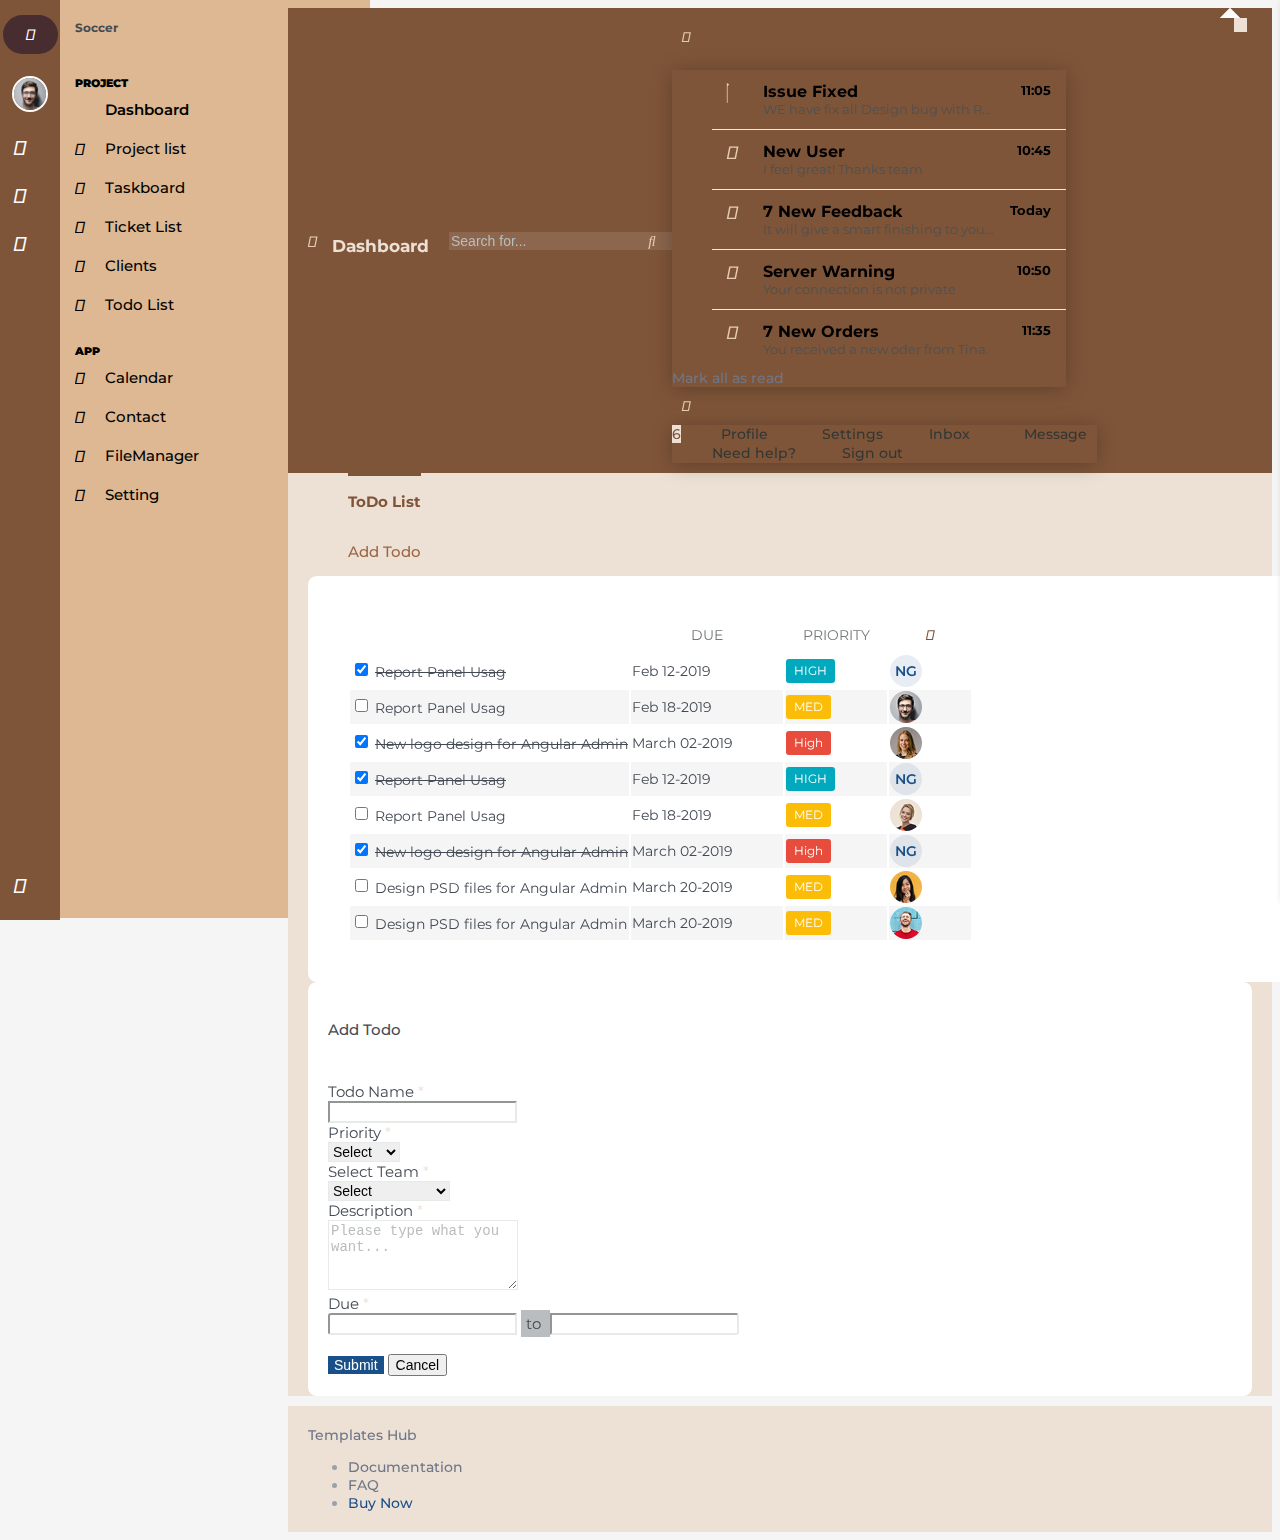
<file: project-todo.html>
<!doctype html>
<html lang="en" dir="ltr">

<!-- soccer/project/project-todo.html  07 Jan 2020 03:41:29 GMT -->

<head>
    <meta charset="UTF-8">
    <meta name="viewport"
        content="width=device-width, user-scalable=no, initial-scale=1.0, maximum-scale=1.0, minimum-scale=1.0">
    <meta http-equiv="X-UA-Compatible" content="ie=edge">

    <link rel="icon" href="favicon.ico" type="image/x-icon" />

    <title>:: Soccer :: Project Todo</title>

    <!-- Bootstrap Core and vandor -->
    <!-- <link rel="stylesheet" href="assets/plugins/bootstrap/css/bootstrap.min.css" /> -->
    <link href="https://cdn.jsdelivr.net/npm/bootstrap@5.1.3/dist/css/bootstrap.min.css" rel="stylesheet"
        integrity="sha384-1BmE4kWBq78iYhFldvKuhfTAU6auU8tT94WrHftjDbrCEXSU1oBoqyl2QvZ6jIW3" crossorigin="anonymous">
    <!--  Font Awesome -->
    <link rel="stylesheet" href="https://use.fontawesome.com/releases/v5.15.4/css/all.css"
        integrity="sha384-DyZ88mC6Up2uqS4h/KRgHuoeGwBcD4Ng9SiP4dIRy0EXTlnuz47vAwmeGwVChigm" crossorigin="anonymous">

    <link rel="stylesheet" href="assets/plugins/bootstrap-datepicker/css/bootstrap-datepicker3.min.css">

    <!-- Core css -->
    <link rel="stylesheet" href="assets/css/main.css" />
    <link rel="stylesheet" href="assets/css/theme1.css" />
</head>

<body class="font-montserrat">
    <!-- Page Loader -->
    <div class="page-loader-wrapper">
        <div class="loader">
        </div>
    </div>

    <div id="main_content">

        <div id="header_top" class="header_top">
            <div class="container">
                <div class="hleft">
                    <a class="header-brand" href="index.html"><i class="fas   fa-soccer-ball-o brand-logo"></i></a>
                    <div class="dropdown">
                        <a href="javascript:void(0)" class="nav-link user_btn"><img class="avatar"
                                src="assets/images/user.png" alt="" data-toggle="tooltip" data-placement="right"
                                title="User Menu" /></a>

                        <a href="app-calendar.html" class="nav-link icon app_inbox xs-hide"><i
                                class="fas fa-calendar"></i></a>
                        <a href="app-contact.html" class="nav-link icon xs-hide"><i class="far fa-id-card"></i></a>

                        <a href="app-filemanager.html" class="nav-link icon app_file xs-hide"><i
                                class="far fa-folder"></i></a>
                        <!-- <a href="javascript:void(0)" class="nav-link icon theme_btn xs-hide"><i
                                class="fas fa-paint-brush" data-toggle="tooltip" data-placement="right"
                                title="Themes"></i></a> -->
                    </div>
                </div>
                <div class="hright">
                    <div class="dropdown">
                        <!-- <a href="javascript:void(0)" class="nav-link icon settingbar"><i class="fas   fa-gear fa-spin"
                                data-toggle="tooltip" data-placement="right" title="Settings"></i></a> -->
                        <a href="javascript:void(0)" class="nav-link icon menu_toggle"><i
                                class="fas  fa-align-left"></i></a>
                    </div>
                </div>
            </div>
        </div>

        <div id="rightsidebar" class="right_sidebar">
            <a href="javascript:void(0)" class="p-3 settingbar float-right"><i class="fas   fa-close"></i></a>
            <div class="p-4">
                <div class="mb-4">
                    <h6 class="font-14 font-weight-bold text-muted">Font Style</h6>
                    <div class="custom-controls-stacked font_setting">
                        <label class="custom-control custom-radio custom-control-inline">
                            <input type="radio" class="custom-control-input" name="font" value="font-opensans">
                            <span class="custom-control-label">Open Sans Font</span>
                        </label>
                        <label class="custom-control custom-radio custom-control-inline">
                            <input type="radio" class="custom-control-input" name="font" value="font-montserrat"
                                checked="">
                            <span class="custom-control-label">Montserrat Google Font</span>
                        </label>
                        <label class="custom-control custom-radio custom-control-inline">
                            <input type="radio" class="custom-control-input" name="font" value="font-roboto">
                            <span class="custom-control-label">Robot Google Font</span>
                        </label>
                    </div>
                </div>
                <hr>
                <div class="mb-4">
                    <h6 class="font-14 font-weight-bold text-muted">Dropdown Menu Icon</h6>
                    <div class="custom-controls-stacked arrow_option">
                        <label class="custom-control custom-radio custom-control-inline">
                            <input type="radio" class="custom-control-input" name="marrow" value="arrow-a">
                            <span class="custom-control-label">A</span>
                        </label>
                        <label class="custom-control custom-radio custom-control-inline">
                            <input type="radio" class="custom-control-input" name="marrow" value="arrow-b">
                            <span class="custom-control-label">B</span>
                        </label>
                        <label class="custom-control custom-radio custom-control-inline">
                            <input type="radio" class="custom-control-input" name="marrow" value="arrow-c" checked="">
                            <span class="custom-control-label">C</span>
                        </label>
                    </div>
                    <h6 class="font-14 font-weight-bold mt-4 text-muted">SubMenu List Icon</h6>
                    <div class="custom-controls-stacked list_option">
                        <label class="custom-control custom-radio custom-control-inline">
                            <input type="radio" class="custom-control-input" name="listicon" value="list-a" checked="">
                            <span class="custom-control-label">A</span>
                        </label>
                        <label class="custom-control custom-radio custom-control-inline">
                            <input type="radio" class="custom-control-input" name="listicon" value="list-b">
                            <span class="custom-control-label">B</span>
                        </label>
                        <label class="custom-control custom-radio custom-control-inline">
                            <input type="radio" class="custom-control-input" name="listicon" value="list-c">
                            <span class="custom-control-label">C</span>
                        </label>
                    </div>
                </div>
                <hr>
                <div>
                    <h6 class="font-14 font-weight-bold mt-4 text-muted">General Settings</h6>
                    <ul class="setting-list list-unstyled mt-1 setting_switch">
                        <li>
                            <label class="custom-switch">
                                <span class="custom-switch-description">Night Mode</span>
                                <input type="checkbox" name="custom-switch-checkbox"
                                    class="custom-switch-input btn-darkmode">
                                <span class="custom-switch-indicator"></span>
                            </label>
                        </li>
                        <li>
                            <label class="custom-switch">
                                <span class="custom-switch-description">Fix Navbar top</span>
                                <input type="checkbox" name="custom-switch-checkbox"
                                    class="custom-switch-input btn-fixnavbar">
                                <span class="custom-switch-indicator"></span>
                            </label>
                        </li>
                        <li>
                            <label class="custom-switch">
                                <span class="custom-switch-description">Header Dark</span>
                                <input type="checkbox" name="custom-switch-checkbox"
                                    class="custom-switch-input btn-pageheader" checked="">
                                <span class="custom-switch-indicator"></span>
                            </label>
                        </li>
                        <li>
                            <label class="custom-switch">
                                <span class="custom-switch-description">Min Sidebar Dark</span>
                                <input type="checkbox" name="custom-switch-checkbox"
                                    class="custom-switch-input btn-min_sidebar">
                                <span class="custom-switch-indicator"></span>
                            </label>
                        </li>
                        <li>
                            <label class="custom-switch">
                                <span class="custom-switch-description">Sidebar Dark</span>
                                <input type="checkbox" name="custom-switch-checkbox"
                                    class="custom-switch-input btn-sidebar">
                                <span class="custom-switch-indicator"></span>
                            </label>
                        </li>
                        <li>
                            <label class="custom-switch">
                                <span class="custom-switch-description">Icon Color</span>
                                <input type="checkbox" name="custom-switch-checkbox"
                                    class="custom-switch-input btn-iconcolor">
                                <span class="custom-switch-indicator"></span>
                            </label>
                        </li>
                        <li>
                            <label class="custom-switch">
                                <span class="custom-switch-description">Gradient Color</span>
                                <input type="checkbox" name="custom-switch-checkbox"
                                    class="custom-switch-input btn-gradient">
                                <span class="custom-switch-indicator"></span>
                            </label>
                        </li>
                        <li>
                            <label class="custom-switch">
                                <span class="custom-switch-description">Box Shadow</span>
                                <input type="checkbox" name="custom-switch-checkbox"
                                    class="custom-switch-input btn-boxshadow">
                                <span class="custom-switch-indicator"></span>
                            </label>
                        </li>
                        <li>
                            <label class="custom-switch">
                                <span class="custom-switch-description">RTL Support</span>
                                <input type="checkbox" name="custom-switch-checkbox"
                                    class="custom-switch-input btn-rtl">
                                <span class="custom-switch-indicator"></span>
                            </label>
                        </li>
                        <li>
                            <label class="custom-switch">
                                <span class="custom-switch-description">Box Layout</span>
                                <input type="checkbox" name="custom-switch-checkbox"
                                    class="custom-switch-input btn-boxlayout">
                                <span class="custom-switch-indicator"></span>
                            </label>
                        </li>
                    </ul>
                </div>
                <hr>
                <div class="form-group">
                    <label class="d-block">Storage <span class="float-right">77%</span></label>
                    <div class="progress progress-sm">
                        <div class="progress-bar" role="progressbar" aria-valuenow="77" aria-valuemin="0"
                            aria-valuemax="100" style="width: 77%;"></div>
                    </div>
                    <button type="button" class="btn btn-primary btn-block mt-3">Upgrade Storage</button>
                </div>
            </div>
        </div>

        <div class="theme_div">
            <div class="card">
                <div class="card-body">
                    <ul class="list-group list-unstyled">
                        <li class="list-group-item mb-2">
                            <p>Default Theme</p>
                            <a href="index.html"><img src="assets/images/themes/default.png" class="img-fluid" /></a>
                        </li>
                        <li class="list-group-item mb-2">
                            <p>Night Mode Theme</p>
                            <a href="project-dark/index.html"><img src="assets/images/themes/dark.png"
                                    class="img-fluid" /></a>
                        </li>
                        <li class="list-group-item mb-2">
                            <p>RTL Version</p>
                            <a href="project-rtl/index.html"><img src="assets/images/themes/rtl.png"
                                    class="img-fluid" /></a>
                        </li>
                    </ul>
                </div>
            </div>
        </div>

        <div class="user_div">
            <h5 class="brand-name mb-4">Soccer<a href="javascript:void(0)" class="user_btn"><i
                        class="fas fa-sign-out-alt"></i></a></h5>
            <div class="card-body">
                <a href="page-profile.html"><img class="card-profile-img" src="assets/images/sm/avatar1.jpg" alt=""></a>
                <h6 class="mb-0">Peter Richards</h6>
                <span>peter.richard@gmail.com</span>
                <div class="d-flex align-items-baseline mt-3">
                    <h3 class="mb-0 mr-2">9.8</h3>
                    <p class="mb-0"><span class="text-success">1.6% <i class="fa  fa-arrow-up"></i></span></p>
                </div>
                <div class="progress progress-xs">
                    <div class="progress-bar" role="progressbar" style="width: 15%" aria-valuenow="15" aria-valuemin="0"
                        aria-valuemax="100"></div>
                    <div class="progress-bar bg-info" role="progressbar" style="width: 20%" aria-valuenow="20"
                        aria-valuemin="0" aria-valuemax="100"></div>
                    <div class="progress-bar bg-success" role="progressbar" style="width: 30%" aria-valuenow="30"
                        aria-valuemin="0" aria-valuemax="100"></div>
                    <div class="progress-bar bg-orange" role="progressbar" style="width: 5%" aria-valuenow="20"
                        aria-valuemin="0" aria-valuemax="100"></div>
                    <div class="progress-bar bg-indigo" role="progressbar" style="width: 13%" aria-valuenow="20"
                        aria-valuemin="0" aria-valuemax="100"></div>
                </div>
                <h6 class="text-uppercase font-10 mt-1">Performance Score</h6>
                <hr>
                <p>Activity</p>
                <ul class="new_timeline">
                    <li>
                        <div class="bullet pink"></div>
                        <div class="time">11:00am</div>
                        <div class="desc">
                            <h3>Attendance</h3>
                            <h4>Computer Class</h4>
                        </div>
                    </li>
                    <li>
                        <div class="bullet pink"></div>
                        <div class="time">11:30am</div>
                        <div class="desc">
                            <h3>Added an interest</h3>
                            <h4>“Volunteer Activities”</h4>
                        </div>
                    </li>
                    <li>
                        <div class="bullet green"></div>
                        <div class="time">12:00pm</div>
                        <div class="desc">
                            <h3>Developer Team</h3>
                            <h4>Hangouts</h4>
                            <ul class="list-unstyled team-info margin-0 p-t-5">
                                <li><img src="assets/images/xs/avatar1.jpg" alt="Avatar"></li>
                                <li><img src="assets/images/xs/avatar2.jpg" alt="Avatar"></li>
                                <li><img src="assets/images/xs/avatar3.jpg" alt="Avatar"></li>
                                <li><img src="assets/images/xs/avatar4.jpg" alt="Avatar"></li>
                            </ul>
                        </div>
                    </li>
                    <li>
                        <div class="bullet green"></div>
                        <div class="time">2:00pm</div>
                        <div class="desc">
                            <h3>Responded to need</h3>
                            <a href="javascript:void(0)">“In-Kind Opportunity”</a>
                        </div>
                    </li>
                    <li>
                        <div class="bullet orange"></div>
                        <div class="time">1:30pm</div>
                        <div class="desc">
                            <h3>Lunch Break</h3>
                        </div>
                    </li>
                    <li>
                        <div class="bullet green"></div>
                        <div class="time">2:38pm</div>
                        <div class="desc">
                            <h3>Finish</h3>
                            <h4>Go to Home</h4>
                        </div>
                    </li>
                </ul>
            </div>
        </div>

        <div id="left-sidebar" class="sidebar ">
            <h5 class="brand-name">Soccer
                <a href="javascript:void(0)" class="menu_option float-right">
                    <span class="d-flex justify-content-end">
                        <i class=" fas fa-th-large font-16" data-toggle="tooltip" data-placement="left"
                            title="Grid & List Toggle"></i>
                    </span>
                </a>
            </h5>
            <nav id="left-sidebar-nav" class="sidebar-nav">
                <ul class="metismenu">
                    <li class="g_heading">Project</li>
                    <li class="active"><a href="index.html"><i
                                class="fas fa-tachometer-alt"></i><span>Dashboard</span></a>
                    </li>
                    <li><a href="project-list.html"><i class="fas   fa-list-ol"></i><span>Project list</span></a></li>
                    <li><a href="project-taskboard.html"><i
                                class="fas fa-calendar-check-o"></i><span>Taskboard</span></a></li>
                    <li><a href="project-ticket.html"><i class="fas fa-list-ul"></i><span>Ticket List</span></a></li>

                    <li><a href="project-clients.html"><i class="fas   fa-user"></i><span>Clients</span></a></li>
                    <li><a href="project-todo.html"><i class="fas fa-check-square "></i><span>Todo List</span></a>
                    </li>
                    <li class="g_heading">App</li>
                    <li><a href="app-calendar.html"><i class="fas   fa-calendar"></i><span>Calendar</span></a></li>
                    <li><a href="app-contact.html"><i class="fas   fa-address-book"></i><span>Contact</span></a></li>
                    <li><a href="app-filemanager.html"><i class="fas   fa-folder"></i><span>FileManager</span></a></li>
                    <li><a href="app-setting.html"><i class="fas   fa-gear"></i><span>Setting</span></a></li>
                </ul>
            </nav>
        </div>

        <div class="page">
            <div id="page_top" class="section-body  top_dark">
                <div class="container-fluid">
                    <div class="page-header">
                        <div class="left">
                            <a href="javascript:void(0)" class="icon menu_toggle mr-3"><i
                                    class="fas fa-align-left"></i></a>
                            <h1 class="page-title">Dashboard</h1>
                        </div>
                        <div class="right">
                            <div class="input-icon xs-hide mr-4">
                                <input type="text" class="form-control" placeholder="Search for...">
                                <span class="input-icon-addon"><i class="fas fa-search"></i></span>
                            </div>
                            <div class="notification d-flex">

                                <div class="dropdown d-flex">
                                    <a class="nav-link icon d-none d-md-flex btn btn-default btn-icon ml-2"
                                        data-toggle="dropdown"><i class="fas fa-bell"></i><span
                                            class="badge badge-primary nav-unread"></span></a>
                                    <div class="dropdown-menu dropdown-menu-right dropdown-menu-arrow">
                                        <ul class="list-unstyled feeds_widget">
                                            <li>
                                                <div class="feeds-left"><i class="fas   fa-check"></i></div>
                                                <div class="feeds-body">
                                                    <h4 class="title ">Issue Fixed <small
                                                            class="float-right text-muted">11:05</small></h4>
                                                    <small>WE have fix all Design bug with Responsive</small>
                                                </div>
                                            </li>
                                            <li>
                                                <div class="feeds-left"><i class="fas   fa-user"></i></div>
                                                <div class="feeds-body">
                                                    <h4 class="title">New User <small
                                                            class="float-right text-muted">10:45</small>
                                                    </h4>
                                                    <small>I feel great! Thanks team</small>
                                                </div>
                                            </li>
                                            <li>
                                                <div class="feeds-left"><i class="fas   fa-thumbs-o-up"></i></div>
                                                <div class="feeds-body">
                                                    <h4 class="title">7 New Feedback <small
                                                            class="float-right text-muted">Today</small></h4>
                                                    <small>It will give a smart finishing to your site</small>
                                                </div>
                                            </li>
                                            <li>
                                                <div class="feeds-left"><i class="fas   fa-question-circle"></i></div>
                                                <div class="feeds-body">
                                                    <h4 class="title">Server Warning <small
                                                            class="float-right text-muted">10:50</small></h4>
                                                    <small>Your connection is not private</small>
                                                </div>
                                            </li>
                                            <li>
                                                <div class="feeds-left"><i class="fas   fa-shopping-cart"></i></div>
                                                <div class="feeds-body">
                                                    <h4 class="title">7 New Orders <small
                                                            class="float-right text-muted">11:35</small></h4>
                                                    <small>You received a new oder from Tina.</small>
                                                </div>
                                            </li>
                                        </ul>
                                        <div class="dropdown-divider"></div>
                                        <a href="javascript:void(0)"
                                            class="dropdown-item text-center text-muted-dark readall">Mark
                                            all as
                                            read</a>
                                    </div>
                                </div>
                                <div id="user_option" class="dropdown d-flex">
                                    <a class="nav-link icon d-none d-md-flex btn btn-default btn-icon ml-2"
                                        data-toggle="dropdown"><i class="fas   fa-user"></i></a>
                                    <div class="dropdown-menu dropdown-menu-right dropdown-menu-arrow">
                                        <a class="dropdown-item" href="#"><i class="dropdown-icon far fa-user"></i>
                                            Profile</a>
                                        <a class="dropdown-item" href="#"><i class="dropdown-icon fas fa-cog"></i>
                                            Settings</a>
                                        <a class="dropdown-item" href="javascript:void(0)"><span
                                                class="float-right"><span class="badge badge-primary">6</span></span><i
                                                class="dropdown-icon far fa-mail"></i> Inbox</a>
                                        <a class="dropdown-item" href="javascript:void(0)"><i
                                                class="dropdown-icon far fa-send"></i>
                                            Message</a>
                                        <div class="dropdown-divider"></div>
                                        <a class="dropdown-item" href="javascript:void(0)"><i
                                                class="dropdown-icon far fa-question-circle"></i> Need help?</a>
                                        <a class="dropdown-item" href="#"><i
                                                class="dropdown-icon fas fa-sign-out-alt"></i> Sign
                                            out</a>
                                    </div>
                                </div>
                            </div>
                        </div>
                    </div>
                </div>
            </div>
            <div class="section-body">
                <div class="container-fluid">
                    <div class="d-flex justify-content-between align-items-center">
                        <ul class="nav nav-tabs page-header-tab">
                            <li class="nav-item"><a class="nav-link active" data-toggle="tab" href="#todo-list">ToDo
                                    List</a></li>
                            <li class="nav-item"><a class="nav-link" data-toggle="tab" href="#todo-add">Add Todo</a>
                            </li>
                        </ul>
                    </div>
                </div>
            </div>
            <div class="section-body">
                <div class="container-fluid">
                    <div class="tab-content">
                        <div class="tab-pane fade show active" id="todo-list" role="tabpanel">
                            <div class="card card-bottom p-0">
                                <div class="card-body">
                                    <div class="table-responsive todo_list">
                                        <table class="table table-hover table-striped table-vcenter mb-0 text-nowrap">
                                            <thead>
                                                <tr>
                                                    <th></th>
                                                    <th class="w150 text-right">Due</th>
                                                    <th class="w100">Priority</th>
                                                    <th class="w80"><i class="far fa-user"></i></th>
                                                </tr>
                                            </thead>
                                            <tbody>
                                                <tr>
                                                    <td>
                                                        <label class="custom-control custom-checkbox">
                                                            <input type="checkbox" class="custom-control-input"
                                                                name="example-checkbox1" value="option1" checked>
                                                            <span class="custom-control-label">Report Panel Usag</span>
                                                        </label>
                                                    </td>
                                                    <td class="text-right">Feb 12-2019</td>
                                                    <td><span class="tag tag-danger ml-0 mr-0">HIGH</span></td>
                                                    <td>
                                                        <span class="avatar avatar-pink" data-toggle="tooltip"
                                                            data-placement="top" title=""
                                                            data-original-title="Avatar Name">NG</span>
                                                    </td>
                                                </tr>
                                                <tr>
                                                    <td>
                                                        <label class="custom-control custom-checkbox">
                                                            <input type="checkbox" class="custom-control-input"
                                                                name="example-checkbox1" value="option1">
                                                            <span class="custom-control-label">Report Panel Usag</span>
                                                        </label>
                                                    </td>
                                                    <td class="text-right">Feb 18-2019</td>
                                                    <td><span class="tag tag-warning ml-0 mr-0">MED</span></td>
                                                    <td>
                                                        <img src="assets/images/xs/avatar1.jpg" data-toggle="tooltip"
                                                            data-placement="top" title="" alt="Avatar" class="avatar"
                                                            data-original-title="Avatar Name">
                                                    </td>
                                                </tr>
                                                <tr>
                                                    <td>
                                                        <label class="custom-control custom-checkbox">
                                                            <input type="checkbox" class="custom-control-input"
                                                                name="example-checkbox1" value="option1" checked>
                                                            <span class="custom-control-label">New logo design for
                                                                Angular Admin</span>
                                                        </label>
                                                    </td>
                                                    <td class="text-right">March 02-2019</td>
                                                    <td><span class="tag tag-success ml-0 mr-0">High</span></td>
                                                    <td>
                                                        <img src="assets/images/xs/avatar2.jpg" data-toggle="tooltip"
                                                            data-placement="top" title="" alt="Avatar" class="avatar"
                                                            data-original-title="Avatar Name">
                                                    </td>
                                                </tr>
                                                <tr>
                                                    <td>
                                                        <label class="custom-control custom-checkbox">
                                                            <input type="checkbox" class="custom-control-input"
                                                                name="example-checkbox1" value="option1" checked>
                                                            <span class="custom-control-label">Report Panel Usag</span>
                                                        </label>
                                                    </td>
                                                    <td class="text-right">Feb 12-2019</td>
                                                    <td><span class="tag tag-danger ml-0 mr-0">HIGH</span></td>
                                                    <td>
                                                        <span class="avatar avatar-pink" data-toggle="tooltip"
                                                            data-placement="top" title=""
                                                            data-original-title="Avatar Name">NG</span>
                                                    </td>
                                                </tr>
                                                <tr>
                                                    <td>
                                                        <label class="custom-control custom-checkbox">
                                                            <input type="checkbox" class="custom-control-input"
                                                                name="example-checkbox1" value="option1">
                                                            <span class="custom-control-label">Report Panel Usag</span>
                                                        </label>
                                                    </td>
                                                    <td class="text-right">Feb 18-2019</td>
                                                    <td><span class="tag tag-warning ml-0 mr-0">MED</span></td>
                                                    <td>
                                                        <img src="assets/images/xs/avatar3.jpg" data-toggle="tooltip"
                                                            data-placement="top" title="" alt="Avatar" class="avatar"
                                                            data-original-title="Avatar Name">
                                                    </td>
                                                </tr>
                                                <tr>
                                                    <td>
                                                        <label class="custom-control custom-checkbox">
                                                            <input type="checkbox" class="custom-control-input"
                                                                name="example-checkbox1" value="option1" checked>
                                                            <span class="custom-control-label">New logo design for
                                                                Angular Admin</span>
                                                        </label>
                                                    </td>
                                                    <td class="text-right">March 02-2019</td>
                                                    <td><span class="tag tag-success ml-0 mr-0">High</span></td>
                                                    <td>
                                                        <span class="avatar avatar-blue" data-toggle="tooltip"
                                                            data-placement="top" title=""
                                                            data-original-title="Avatar Name">NG</span>
                                                    </td>
                                                </tr>
                                                <tr>
                                                    <td>
                                                        <label class="custom-control custom-checkbox">
                                                            <input type="checkbox" class="custom-control-input"
                                                                name="example-checkbox1" value="option1">
                                                            <span class="custom-control-label">Design PSD files for
                                                                Angular Admin</span>
                                                        </label>
                                                    </td>
                                                    <td class="text-right">March 20-2019</td>
                                                    <td><span class="tag tag-warning ml-0 mr-0">MED</span></td>
                                                    <td>
                                                        <img src="assets/images/xs/avatar4.jpg" data-toggle="tooltip"
                                                            data-placement="top" title="" alt="Avatar" class="avatar"
                                                            data-original-title="Avatar Name">
                                                    </td>
                                                </tr>
                                                <tr>
                                                    <td>
                                                        <label class="custom-control custom-checkbox">
                                                            <input type="checkbox" class="custom-control-input"
                                                                name="example-checkbox1" value="option1">
                                                            <span class="custom-control-label">Design PSD files for
                                                                Angular Admin</span>
                                                        </label>
                                                    </td>
                                                    <td class="text-right">March 20-2019</td>
                                                    <td><span class="tag tag-warning ml-0 mr-0">MED</span></td>
                                                    <td>
                                                        <img src="assets/images/xs/avatar5.jpg" data-toggle="tooltip"
                                                            data-placement="top" title="" alt="Avatar" class="avatar"
                                                            data-original-title="Avatar Name">
                                                    </td>
                                                </tr>
                                            </tbody>
                                        </table>
                                    </div>
                                </div>
                            </div>
                        </div>
                        <div class="tab-pane fade" id="todo-add" role="tabpanel">
                            <div class="card">
                                <div class="card-header">
                                    <h3 class="card-title">Add Todo</h3>

                                </div>
                                <form class="card-body">
                                    <div class="form-group row">
                                        <label class="col-md-3 col-form-label">Todo Name <span
                                                class="text-danger">*</span></label>
                                        <div class="col-md-7 mb-3">
                                            <input type="text" class="form-control">
                                        </div>
                                    </div>
                                    <div class="form-group row">
                                        <label class="col-md-3 col-form-label">Priority <span
                                                class="text-danger">*</span></label>
                                        <div class="col-md-7 mb-3">
                                            <select class="form-control show-tick">
                                                <option>Select</option>
                                                <option>High</option>
                                                <option>Medium</option>
                                            </select>
                                        </div>
                                    </div>
                                    <div class="form-group row">
                                        <label class="col-md-3 col-form-label">Select Team <span
                                                class="text-danger">*</span></label>
                                        <div class="col-md-7 mb-3">
                                            <select class="form-control show-tick">
                                                <option>Select</option>
                                                <option>John Smith</option>
                                                <option>Claire Peters</option>
                                                <option>Allen Collins</option>
                                                <option>Cory Carter</option>
                                                <option>Rochelle Barton</option>
                                            </select>
                                        </div>
                                    </div>
                                    <div class="form-group row">
                                        <label class="col-md-3 col-form-label">Description <span
                                                class="text-danger">*</span></label>
                                        <div class="col-md-7 mb-3">
                                            <textarea rows="4" class="form-control no-resize"
                                                placeholder="Please type what you want..."></textarea>
                                        </div>
                                    </div>
                                    <div class="form-group row">
                                        <label class="col-md-3 col-form-label">Due <span
                                                class="text-danger">*</span></label>
                                        <div class="col-md-7 mb-3">
                                            <div class="input-daterange input-group" data-provide="datepicker">
                                                <input type="text" class="form-control" name="start">
                                                <span class="input-group-addon"> to </span>
                                                <input type="text" class="form-control" name="end">
                                            </div>
                                        </div>
                                    </div>
                                    <div class="form-group row">
                                        <label class="col-md-3 col-form-label"></label>
                                        <div class="col-md-7">
                                            <button type="submit" class="btn btn-primary">Submit</button>
                                            <button type="submit" class="btn btn-outline-secondary">Cancel</button>
                                        </div>
                                    </div>
                                </form>
                            </div>
                        </div>
                    </div>
                </div>
            </div>
            <div class="section-body">
                <footer class="footer">
                    <div class="container-fluid">
                        <div class="row">
                            <div class="col-md-6 col-sm-12">
                                <a href="templateshub.net">Templates Hub</a>
                            </div>
                            <div class="col-md-6 col-sm-12 text-md-right d-flex justify-content-end">
                                <ul class="list-inline mb-0">
                                    <li class="list-inline-item"><a href="doc/index.html">Documentation</a></li>
                                    <li class="list-inline-item"><a href="javascript:void(0)">FAQ</a></li>
                                    <li class="list-inline-item"><a href="javascript:void(0)"
                                            class="btn btn-outline-primary btn-sm">Buy Now</a></li>
                                </ul>
                            </div>
                        </div>
                    </div>
                </footer>
            </div>
        </div>
    </div>

    <script src="assets/bundles/lib.vendor.bundle.js"></script>

    <script src="assets/plugins/bootstrap-datepicker/js/bootstrap-datepicker.min.js"></script>

    <script src="assets/js/core.js"></script>
</body>

<!-- soccer/project/project-todo.html  07 Jan 2020 03:41:29 GMT -->

</html>
</file>
<file: assets/css/main.css>
﻿@import url("https://fonts.googleapis.com/css?family=Open+Sans:300,400,600,700");
@import url("https://fonts.googleapis.com/css?family=Montserrat:300,400,500,600,700");
@import url("https://fonts.googleapis.com/css?family=Roboto:300,400,500,700");

@font-face {
    font-family: 'simple-Line-Icons';
    src: url("http://puffintheme.com/craft/soccer/assets/fonts/simple-Line-Icons.eot");
    src: url("http://puffintheme.com/craft/soccer/assets/fonts/simple-Line-Icons.eot") format("embedded-opentype"), url("http://puffintheme.com/craft/soccer/assets/fonts/simple-Line-Icons.woff") format("woff"), url("http://puffintheme.com/craft/soccer/assets/fonts/simple-Line-Icons.ttf") format("truetype"), url("http://puffintheme.com/craft/soccer/assets/fonts/simple-Line-Icons.svg#Simple-Line-Icons") format("svg");
    font-weight: normal;
    font-style: normal
}

[data-icon]:before {
    font-family: 'simple-Line-Icons';
    content: attr(data-icon);
    speak: none;
    font-weight: normal;
    font-variant: normal;
    text-transform: none;
    line-height: 1;
    -webkit-font-smoothing: antialiased;
    -moz-osx-font-smoothing: grayscale;
    font-size: 17px
}

.icon-user-female,
.icon-user-follow,
.icon-user-following,
.icon-user-unfollow,
.icon-trophy,
.icon-screen-smartphone,
.icon-screen-desktop,
.icon-plane,
.icon-notebook,
.icon-moustache,
.icon-mouse,
.icon-magnet,
.icon-energy,
.icon-emoticon-smile,
.icon-disc,
.icon-cursor-move,
.icon-crop,
.icon-credit-card,
.icon-chemistry,
.icon-user,
.icon-speedometer,
.icon-social-youtube,
.icon-social-twitter,
.icon-social-tumblr,
.icon-social-facebook,
.icon-social-dropbox,
.icon-social-dribbble,
.icon-shield,
.icon-screen-tablet,
.icon-magic-wand,
.icon-hourglass,
.icon-graduation,
.icon-ghost,
.icon-game-controller,
.icon-fire,
.icon-eyeglasses,
.icon-envelope-open,
.icon-envelope-letter,
.icon-bell,
.icon-badge,
.icon-anchor,
.icon-wallet,
.icon-vector,
.icon-speech,
.icon-puzzle,
.icon-printer,
.icon-present,
.icon-playlist,
.icon-pin,
.icon-picture,
.icon-map,
.icon-layers,
.icon-handbag,
.icon-globe-alt,
.icon-globe,
.icon-frame,
.icon-folder-alt,
.icon-film,
.icon-feed,
.icon-earphones-alt,
.icon-earphones,
.icon-drop,
.icon-drawer,
.icon-docs,
.icon-directions,
.icon-direction,
.icon-diamond,
.icon-cup,
.icon-compass,
.icon-call-out,
.icon-call-in,
.icon-call-end,
.icon-calculator,
.icon-bubbles,
.icon-briefcase,
.icon-book-open,
.icon-basket-loaded,
.icon-basket,
.icon-bag,
.icon-action-undo,
.icon-action-redo,
.icon-wrench,
.icon-umbrella,
.icon-trash,
.icon-tag,
.icon-support,
.icon-size-fullscreen,
.icon-size-actual,
.icon-shuffle,
.icon-share-alt,
.icon-share,
.icon-rocket,
.icon-question,
.icon-pie-chart,
.icon-pencil,
.icon-note,
.icon-music-tone-alt,
.icon-music-tone,
.icon-microphone,
.icon-loop,
.icon-logout,
.icon-login,
.icon-list,
.icon-like,
.icon-home,
.icon-grid,
.icon-graph,
.icon-equalizer,
.icon-dislike,
.icon-cursor,
.icon-control-start,
.icon-control-rewind,
.icon-control-play,
.icon-control-pause,
.icon-control-forward,
.icon-control-end,
.icon-calendar,
.icon-bulb,
.icon-bar-chart,
.icon-arrow-up,
.icon-arrow-right,
.icon-arrow-left,
.icon-arrow-down,
.icon-ban,
.icon-bubble,
.icon-camcorder,
.icon-camera,
.icon-check,
.icon-clock,
.icon-close,
.icon-cloud-download,
.icon-cloud-upload,
.icon-doc,
.icon-envelope,
.icon-eye,
.icon-flag,
.icon-folder,
.icon-heart,
.icon-info,
.icon-key,
.icon-link,
.icon-lock,
.icon-lock-open,
.icon-magnifier,
.icon-magnifier-add,
.icon-magnifier-remove,
.icon-paper-clip,
.icon-paper-plane,
.icon-plus,
.icon-pointer,
.icon-power,
.icon-refresh,
.icon-reload,
.icon-settings,
.icon-star,
.icon-symbol-female,
.icon-symbol-male,
.icon-target,
.icon-volume-1,
.icon-volume-2,
.icon-volume-off,
.icon-users {
    font-family: 'Simple-Line-Icons';
    speak: none;
    font-style: normal;
    font-weight: normal;
    font-variant: normal;
    text-transform: none;
    line-height: 1;
    -webkit-font-smoothing: antialiased
}

.icon-user-female:before {
    content: "\e000"
}

.icon-user-follow:before {
    content: "\e002"
}

.icon-user-following:before {
    content: "\e003"
}

.icon-user-unfollow:before {
    content: "\e004"
}

.icon-trophy:before {
    content: "\e006"
}

.icon-screen-smartphone:before {
    content: "\e010"
}

.icon-screen-desktop:before {
    content: "\e011"
}

.icon-plane:before {
    content: "\e012"
}

.icon-notebook:before {
    content: "\e013"
}

.icon-moustache:before {
    content: "\e014"
}

.icon-mouse:before {
    content: "\e015"
}

.icon-magnet:before {
    content: "\e016"
}

.icon-energy:before {
    content: "\e020"
}

.icon-emoticon-smile:before {
    content: "\e021"
}

.icon-disc:before {
    content: "\e022"
}

.icon-cursor-move:before {
    content: "\e023"
}

.icon-crop:before {
    content: "\e024"
}

.icon-credit-card:before {
    content: "\e025"
}

.icon-chemistry:before {
    content: "\e026"
}

.icon-user:before {
    content: "\e005"
}

.icon-speedometer:before {
    content: "\e007"
}

.icon-social-youtube:before {
    content: "\e008"
}

.icon-social-twitter:before {
    content: "\e009"
}

.icon-social-tumblr:before {
    content: "\e00a"
}

.icon-social-facebook:before {
    content: "\e00b"
}

.icon-social-dropbox:before {
    content: "\e00c"
}

.icon-social-dribbble:before {
    content: "\e00d"
}

.icon-shield:before {
    content: "\e00e"
}

.icon-screen-tablet:before {
    content: "\e00f"
}

.icon-magic-wand:before {
    content: "\e017"
}

.icon-hourglass:before {
    content: "\e018"
}

.icon-graduation:before {
    content: "\e019"
}

.icon-ghost:before {
    content: "\e01a"
}

.icon-game-controller:before {
    content: "\e01b"
}

.icon-fire:before {
    content: "\e01c"
}

.icon-eyeglasses:before {
    content: "\e01d"
}

.icon-envelope-open:before {
    content: "\e01e"
}

.icon-envelope-letter:before {
    content: "\e01f"
}

.icon-bell:before {
    content: "\e027"
}

.icon-badge:before {
    content: "\e028"
}

.icon-anchor:before {
    content: "\e029"
}

.icon-wallet:before {
    content: "\e02a"
}

.icon-vector:before {
    content: "\e02b"
}

.icon-speech:before {
    content: "\e02c"
}

.icon-puzzle:before {
    content: "\e02d"
}

.icon-printer:before {
    content: "\e02e"
}

.icon-present:before {
    content: "\e02f"
}

.icon-playlist:before {
    content: "\e030"
}

.icon-pin:before {
    content: "\e031"
}

.icon-picture:before {
    content: "\e032"
}

.icon-map:before {
    content: "\e033"
}

.icon-layers:before {
    content: "\e034"
}

.icon-handbag:before {
    content: "\e035"
}

.icon-globe-alt:before {
    content: "\e036"
}

.icon-globe:before {
    content: "\e037"
}

.icon-frame:before {
    content: "\e038"
}

.icon-folder-alt:before {
    content: "\e039"
}

.icon-film:before {
    content: "\e03a"
}

.icon-feed:before {
    content: "\e03b"
}

.icon-earphones-alt:before {
    content: "\e03c"
}

.icon-earphones:before {
    content: "\e03d"
}

.icon-drop:before {
    content: "\e03e"
}

.icon-drawer:before {
    content: "\e03f"
}

.icon-docs:before {
    content: "\e040"
}

.icon-directions:before {
    content: "\e041"
}

.icon-direction:before {
    content: "\e042"
}

.icon-diamond:before {
    content: "\e043"
}

.icon-cup:before {
    content: "\e044"
}

.icon-compass:before {
    content: "\e045"
}

.icon-call-out:before {
    content: "\e046"
}

.icon-call-in:before {
    content: "\e047"
}

.icon-call-end:before {
    content: "\e048"
}

.icon-calculator:before {
    content: "\e049"
}

.icon-bubbles:before {
    content: "\e04a"
}

.icon-briefcase:before {
    content: "\e04b"
}

.icon-book-open:before {
    content: "\e04c"
}

.icon-basket-loaded:before {
    content: "\e04d"
}

.icon-basket:before {
    content: "\e04e"
}

.icon-bag:before {
    content: "\e04f"
}

.icon-action-undo:before {
    content: "\e050"
}

.icon-action-redo:before {
    content: "\e051"
}

.icon-wrench:before {
    content: "\e052"
}

.icon-umbrella:before {
    content: "\e053"
}

.icon-trash:before {
    content: "\e054"
}

.icon-tag:before {
    content: "\e055"
}

.icon-support:before {
    content: "\e056"
}

.icon-size-fullscreen:before {
    content: "\e057"
}

.icon-size-actual:before {
    content: "\e058"
}

.icon-shuffle:before {
    content: "\e059"
}

.icon-share-alt:before {
    content: "\e05a"
}

.icon-share:before {
    content: "\e05b"
}

.icon-rocket:before {
    content: "\e05c"
}

.icon-question:before {
    content: "\e05d"
}

.icon-pie-chart:before {
    content: "\e05e"
}

.icon-pencil:before {
    content: "\e05f"
}

.icon-note:before {
    content: "\e060"
}

.icon-music-tone-alt:before {
    content: "\e061"
}

.icon-music-tone:before {
    content: "\e062"
}

.icon-microphone:before {
    content: "\e063"
}

.icon-loop:before {
    content: "\e064"
}

.icon-logout:before {
    content: "\e065"
}

.icon-login:before {
    content: "\e066"
}

.icon-list:before {
    content: "\e067"
}

.icon-like:before {
    content: "\e068"
}

.icon-home:before {
    content: "\e069"
}

.icon-grid:before {
    content: "\e06a"
}

.icon-graph:before {
    content: "\e06b"
}

.icon-equalizer:before {
    content: "\e06c"
}

.icon-dislike:before {
    content: "\e06d"
}

.icon-cursor:before {
    content: "\e06e"
}

.icon-control-start:before {
    content: "\e06f"
}

.icon-control-rewind:before {
    content: "\e070"
}

.icon-control-play:before {
    content: "\e071"
}

.icon-control-pause:before {
    content: "\e072"
}

.icon-control-forward:before {
    content: "\e073"
}

.icon-control-end:before {
    content: "\e074"
}

.icon-calendar:before {
    content: "\e075"
}

.icon-bulb:before {
    content: "\e076"
}

.icon-bar-chart:before {
    content: "\e077"
}

.icon-arrow-up:before {
    content: "\e078"
}

.icon-arrow-right:before {
    content: "\e079"
}

.icon-arrow-left:before {
    content: "\e07a"
}

.icon-arrow-down:before {
    content: "\e07b"
}

.icon-ban:before {
    content: "\e07c"
}

.icon-bubble:before {
    content: "\e07d"
}

.icon-camcorder:before {
    content: "\e07e"
}

.icon-camera:before {
    content: "\e07f"
}

.icon-check:before {
    content: "\e080"
}

.icon-clock:before {
    content: "\e081"
}

.icon-close:before {
    content: "\e082"
}

.icon-cloud-download:before {
    content: "\e083"
}

.icon-cloud-upload:before {
    content: "\e084"
}

.icon-doc:before {
    content: "\e085"
}

.icon-envelope:before {
    content: "\e086"
}

.icon-eye:before {
    content: "\e087"
}

.icon-flag:before {
    content: "\e088"
}

.icon-folder:before {
    content: "\e089"
}

.icon-heart:before {
    content: "\e08a"
}

.icon-info:before {
    content: "\e08b"
}

.icon-key:before {
    content: "\e08c"
}

.icon-link:before {
    content: "\e08d"
}

.icon-lock:before {
    content: "\e08e"
}

.icon-lock-open:before {
    content: "\e08f"
}

.icon-magnifier:before {
    content: "\e090"
}

.icon-magnifier-add:before {
    content: "\e091"
}

.icon-magnifier-remove:before {
    content: "\e092"
}

.icon-paper-clip:before {
    content: "\e093"
}

.icon-paper-plane:before {
    content: "\e094"
}

.icon-plus:before {
    content: "\e095"
}

.icon-pointer:before {
    content: "\e096"
}

.icon-power:before {
    content: "\e097"
}

.icon-refresh:before {
    content: "\e098"
}

.icon-reload:before {
    content: "\e099"
}

.icon-settings:before {
    content: "\e09a"
}

.icon-star:before {
    content: "\e09b"
}

.icon-symbol-female:before {
    content: "\e09c"
}

.icon-symbol-male:before {
    content: "\e09d"
}

.icon-target:before {
    content: "\e09e"
}

.icon-volume-1:before {
    content: "\e09f"
}

.icon-volume-2:before {
    content: "\e0a0"
}

.icon-volume-off:before {
    content: "\e0a1"
}

.icon-users:before {
    content: "\e001"
}

@font-face {
    font-family: 'weathericons';
    src: url("http://puffintheme.com/craft/soccer/assets/fonts/weathericons-regular-webfont.eot");
    src: url("http://puffintheme.com/craft/soccer/assets/fonts/weathericons-regular-webfont.eot?#iefix") format("embedded-opentype"), url("http://puffintheme.com/craft/soccer/assets/fonts/weathericons-regular-webfont.woff") format("woff"), url("http://puffintheme.com/craft/soccer/assets/fonts/weathericons-regular-webfont.ttf") format("truetype"), url("http://puffintheme.com/craft/soccer/assets/fonts/weathericons-regular-webfont.svg#weathericons-regular-webfontRg") format("svg");
    font-weight: normal;
    font-style: normal
}

.wi {
    display: inline-block;
    font-family: 'weathericons';
    font-style: normal;
    font-weight: normal;
    line-height: 1;
    -webkit-font-smoothing: antialiased;
    -moz-osx-font-smoothing: grayscale
}

.wi-day-cloudy-gusts:before {
    content: "\f000"
}

.wi-day-cloudy-windy:before {
    content: "\f001"
}

.wi-day-cloudy:before {
    content: "\f002"
}

.wi-day-fog:before {
    content: "\f003"
}

.wi-day-hail:before {
    content: "\f004"
}

.wi-day-lightning:before {
    content: "\f005"
}

.wi-day-rain-mix:before {
    content: "\f006"
}

.wi-day-rain-wind:before {
    content: "\f007"
}

.wi-day-rain:before {
    content: "\f008"
}

.wi-day-showers:before {
    content: "\f009"
}

.wi-day-snow:before {
    content: "\f00a"
}

.wi-day-sprinkle:before {
    content: "\f00b"
}

.wi-day-sunny-overcast:before {
    content: "\f00c"
}

.wi-day-sunny:before {
    content: "\f00d"
}

.wi-day-storm-showers:before {
    content: "\f00e"
}

.wi-day-thunderstorm:before {
    content: "\f010"
}

.wi-cloudy-gusts:before {
    content: "\f011"
}

.wi-cloudy-windy:before {
    content: "\f012"
}

.wi-cloudy:before {
    content: "\f013"
}

.wi-fog:before {
    content: "\f014"
}

.wi-hail:before {
    content: "\f015"
}

.wi-lightning:before {
    content: "\f016"
}

.wi-rain-mix:before {
    content: "\f017"
}

.wi-rain-wind:before {
    content: "\f018"
}

.wi-rain:before {
    content: "\f019"
}

.wi-showers:before {
    content: "\f01a"
}

.wi-snow:before {
    content: "\f01b"
}

.wi-sprinkle:before {
    content: "\f01c"
}

.wi-storm-showers:before {
    content: "\f01d"
}

.wi-thunderstorm:before {
    content: "\f01e"
}

.wi-windy:before {
    content: "\f021"
}

.wi-night-alt-cloudy-gusts:before {
    content: "\f022"
}

.wi-night-alt-cloudy-windy:before {
    content: "\f023"
}

.wi-night-alt-hail:before {
    content: "\f024"
}

.wi-night-alt-lightning:before {
    content: "\f025"
}

.wi-night-alt-rain-mix:before {
    content: "\f026"
}

.wi-night-alt-rain-wind:before {
    content: "\f027"
}

.wi-night-alt-rain:before {
    content: "\f028"
}

.wi-night-alt-showers:before {
    content: "\f029"
}

.wi-night-alt-snow:before {
    content: "\f02a"
}

.wi-night-alt-sprinkle:before {
    content: "\f02b"
}

.wi-night-alt-storm-showers:before {
    content: "\f02c"
}

.wi-night-alt-thunderstorm:before {
    content: "\f02d"
}

.wi-night-clear:before {
    content: "\f02e"
}

.wi-night-cloudy-gusts:before {
    content: "\f02f"
}

.wi-night-cloudy-windy:before {
    content: "\f030"
}

.wi-night-cloudy:before {
    content: "\f031"
}

.wi-night-hail:before {
    content: "\f032"
}

.wi-night-lightning:before {
    content: "\f033"
}

.wi-night-rain-mix:before {
    content: "\f034"
}

.wi-night-rain-wind:before {
    content: "\f035"
}

.wi-night-rain:before {
    content: "\f036"
}

.wi-night-showers:before {
    content: "\f037"
}

.wi-night-snow:before {
    content: "\f038"
}

.wi-night-sprinkle:before {
    content: "\f039"
}

.wi-night-storm-showers:before {
    content: "\f03a"
}

.wi-night-thunderstorm:before {
    content: "\f03b"
}

.wi-celsius:before {
    content: "\f03c"
}

.wi-cloud-down:before {
    content: "\f03d"
}

.wi-cloud-refresh:before {
    content: "\f03e"
}

.wi-cloud-up:before {
    content: "\f040"
}

.wi-cloud:before {
    content: "\f041"
}

.wi-degrees:before {
    content: "\f042"
}

.wi-down-left:before {
    content: "\f043"
}

.wi-down:before {
    content: "\f044"
}

.wi-fahrenheit:before {
    content: "\f045"
}

.wi-horizon-alt:before {
    content: "\f046"
}

.wi-horizon:before {
    content: "\f047"
}

.wi-left:before {
    content: "\f048"
}

.wi-lightning:before {
    content: "\f016"
}

.wi-night-fog:before {
    content: "\f04a"
}

.wi-refresh-alt:before {
    content: "\f04b"
}

.wi-refresh:before {
    content: "\f04c"
}

.wi-right:before {
    content: "\f04d"
}

.wi-sprinkles:before {
    content: "\f04e"
}

.wi-strong-wind:before {
    content: "\f050"
}

.wi-sunrise:before {
    content: "\f051"
}

.wi-sunset:before {
    content: "\f052"
}

.wi-thermometer-exterior:before {
    content: "\f053"
}

.wi-thermometer-internal:before {
    content: "\f054"
}

.wi-thermometer:before {
    content: "\f055"
}

.wi-tornado:before {
    content: "\f056"
}

.wi-up-right:before {
    content: "\f057"
}

.wi-up:before {
    content: "\f058"
}

.wi-wind-west:before {
    content: "\f059"
}

.wi-wind-south-west:before {
    content: "\f05a"
}

.wi-wind-south-east:before {
    content: "\f05b"
}

.wi-wind-south:before {
    content: "\f05c"
}

.wi-wind-north-west:before {
    content: "\f05d"
}

.wi-wind-north-east:before {
    content: "\f05e"
}

.wi-wind-north:before {
    content: "\f060"
}

.wi-wind-east:before {
    content: "\f061"
}

.wi-smoke:before {
    content: "\f062"
}

.wi-dust:before {
    content: "\f063"
}

.wi-snow-wind:before {
    content: "\f064"
}

.wi-day-snow-wind:before {
    content: "\f065"
}

.wi-night-snow-wind:before {
    content: "\f066"
}

.wi-night-alt-snow-wind:before {
    content: "\f067"
}

.wi-day-sleet-storm:before {
    content: "\f068"
}

.wi-night-sleet-storm:before {
    content: "\f069"
}

.wi-night-alt-sleet-storm:before {
    content: "\f06a"
}

.wi-day-snow-thunderstorm:before {
    content: "\f06b"
}

.wi-night-snow-thunderstorm:before {
    content: "\f06c"
}

.wi-night-alt-snow-thunderstorm:before {
    content: "\f06d"
}

.wi-solar-eclipse:before {
    content: "\f06e"
}

.wi-lunar-eclipse:before {
    content: "\f070"
}

.wi-meteor:before {
    content: "\f071"
}

.wi-hot:before {
    content: "\f072"
}

.wi-hurricane:before {
    content: "\f073"
}

.wi-smog:before {
    content: "\f074"
}

.wi-alien:before {
    content: "\f075"
}

.wi-snowflake-cold:before {
    content: "\f076"
}

.wi-stars:before {
    content: "\f077"
}

.wi-night-partly-cloudy:before {
    content: "\f083"
}

.wi-umbrella:before {
    content: "\f084"
}

.wi-day-windy:before {
    content: "\f085"
}

.wi-night-alt-cloudy:before {
    content: "\f086"
}

.wi-up-left:before {
    content: "\f087"
}

.wi-down-right:before {
    content: "\f088"
}

.wi-time-12:before {
    content: "\f089"
}

.wi-time-1:before {
    content: "\f08a"
}

.wi-time-2:before {
    content: "\f08b"
}

.wi-time-3:before {
    content: "\f08c"
}

.wi-time-4:before {
    content: "\f08d"
}

.wi-time-5:before {
    content: "\f08e"
}

.wi-time-6:before {
    content: "\f08f"
}

.wi-time-7:before {
    content: "\f090"
}

.wi-time-8:before {
    content: "\f091"
}

.wi-time-9:before {
    content: "\f092"
}

.wi-time-10:before {
    content: "\f093"
}

.wi-time-11:before {
    content: "\f094"
}

.wi-day-sleet:before {
    content: "\f0b2"
}

.wi-night-sleet:before {
    content: "\f0b3"
}

.wi-night-alt-sleet:before {
    content: "\f0b4"
}

.wi-sleet:before {
    content: "\f0b5"
}

.wi-day-haze:before {
    content: "\f0b6"
}

.wi-beafort-0:before {
    content: "\f0b7"
}

.wi-beafort-1:before {
    content: "\f0b8"
}

.wi-beafort-2:before {
    content: "\f0b9"
}

.wi-beafort-3:before {
    content: "\f0ba"
}

.wi-beafort-4:before {
    content: "\f0bb"
}

.wi-beafort-5:before {
    content: "\f0bc"
}

.wi-beafort-6:before {
    content: "\f0bd"
}

.wi-beafort-7:before {
    content: "\f0be"
}

.wi-beafort-8:before {
    content: "\f0bf"
}

.wi-beafort-9:before {
    content: "\f0c0"
}

.wi-beafort-10:before {
    content: "\f0c1"
}

.wi-beafort-11:before {
    content: "\f0c2"
}

.wi-beafort-12:before {
    content: "\f0c3"
}

.wi-wind-default:before {
    content: "\f0b1"
}

.wi-wind-default._0-deg {
    -webkit-transform: rotate(0deg);
    -moz-transform: rotate(0deg);
    -ms-transform: rotate(0deg);
    -o-transform: rotate(0deg);
    transform: rotate(0deg)
}

.wi-wind-default._15-deg {
    -webkit-transform: rotate(15deg);
    -moz-transform: rotate(15deg);
    -ms-transform: rotate(15deg);
    -o-transform: rotate(15deg);
    transform: rotate(15deg)
}

.wi-wind-default._30-deg {
    -webkit-transform: rotate(30deg);
    -moz-transform: rotate(30deg);
    -ms-transform: rotate(30deg);
    -o-transform: rotate(30deg);
    transform: rotate(30deg)
}

.wi-wind-default._45-deg {
    -webkit-transform: rotate(45deg);
    -moz-transform: rotate(45deg);
    -ms-transform: rotate(45deg);
    -o-transform: rotate(45deg);
    transform: rotate(45deg)
}

.wi-wind-default._60-deg {
    -webkit-transform: rotate(60deg);
    -moz-transform: rotate(60deg);
    -ms-transform: rotate(60deg);
    -o-transform: rotate(60deg);
    transform: rotate(60deg)
}

.wi-wind-default._75-deg {
    -webkit-transform: rotate(75deg);
    -moz-transform: rotate(75deg);
    -ms-transform: rotate(75deg);
    -o-transform: rotate(75deg);
    transform: rotate(75deg)
}

.wi-wind-default._90-deg {
    -webkit-transform: rotate(90deg);
    -moz-transform: rotate(90deg);
    -ms-transform: rotate(90deg);
    -o-transform: rotate(90deg);
    transform: rotate(90deg)
}

.wi-wind-default._105-deg {
    -webkit-transform: rotate(105deg);
    -moz-transform: rotate(105deg);
    -ms-transform: rotate(105deg);
    -o-transform: rotate(105deg);
    transform: rotate(105deg)
}

.wi-wind-default._120-deg {
    -webkit-transform: rotate(120deg);
    -moz-transform: rotate(120deg);
    -ms-transform: rotate(120deg);
    -o-transform: rotate(120deg);
    transform: rotate(120deg)
}

.wi-wind-default._135-deg {
    -webkit-transform: rotate(135deg);
    -moz-transform: rotate(135deg);
    -ms-transform: rotate(135deg);
    -o-transform: rotate(135deg);
    transform: rotate(135deg)
}

.wi-wind-default._150-deg {
    -webkit-transform: rotate(150deg);
    -moz-transform: rotate(150deg);
    -ms-transform: rotate(150deg);
    -o-transform: rotate(150deg);
    transform: rotate(150deg)
}

.wi-wind-default._165-deg {
    -webkit-transform: rotate(165deg);
    -moz-transform: rotate(165deg);
    -ms-transform: rotate(165deg);
    -o-transform: rotate(165deg);
    transform: rotate(165deg)
}

.wi-wind-default._180-deg {
    -webkit-transform: rotate(180deg);
    -moz-transform: rotate(180deg);
    -ms-transform: rotate(180deg);
    -o-transform: rotate(180deg);
    transform: rotate(180deg)
}

.wi-wind-default._195-deg {
    -webkit-transform: rotate(195deg);
    -moz-transform: rotate(195deg);
    -ms-transform: rotate(195deg);
    -o-transform: rotate(195deg);
    transform: rotate(195deg)
}

.wi-wind-default._210-deg {
    -webkit-transform: rotate(210deg);
    -moz-transform: rotate(210deg);
    -ms-transform: rotate(210deg);
    -o-transform: rotate(210deg);
    transform: rotate(210deg)
}

.wi-wind-default._225-deg {
    -webkit-transform: rotate(225deg);
    -moz-transform: rotate(225deg);
    -ms-transform: rotate(225deg);
    -o-transform: rotate(225deg);
    transform: rotate(225deg)
}

.wi-wind-default._240-deg {
    -webkit-transform: rotate(240deg);
    -moz-transform: rotate(240deg);
    -ms-transform: rotate(240deg);
    -o-transform: rotate(240deg);
    transform: rotate(240deg)
}

.wi-wind-default._255-deg {
    -webkit-transform: rotate(255deg);
    -moz-transform: rotate(255deg);
    -ms-transform: rotate(255deg);
    -o-transform: rotate(255deg);
    transform: rotate(255deg)
}

.wi-wind-default._270-deg {
    -webkit-transform: rotate(270deg);
    -moz-transform: rotate(270deg);
    -ms-transform: rotate(270deg);
    -o-transform: rotate(270deg);
    transform: rotate(270deg)
}

.wi-wind-default._285-deg {
    -webkit-transform: rotate(295deg);
    -moz-transform: rotate(295deg);
    -ms-transform: rotate(295deg);
    -o-transform: rotate(295deg);
    transform: rotate(295deg)
}

.wi-wind-default._300-deg {
    -webkit-transform: rotate(300deg);
    -moz-transform: rotate(300deg);
    -ms-transform: rotate(300deg);
    -o-transform: rotate(300deg);
    transform: rotate(300deg)
}

.wi-wind-default._315-deg {
    -webkit-transform: rotate(315deg);
    -moz-transform: rotate(315deg);
    -ms-transform: rotate(315deg);
    -o-transform: rotate(315deg);
    transform: rotate(315deg)
}

.wi-wind-default._330-deg {
    -webkit-transform: rotate(330deg);
    -moz-transform: rotate(330deg);
    -ms-transform: rotate(330deg);
    -o-transform: rotate(330deg);
    transform: rotate(330deg)
}

.wi-wind-default._345-deg {
    -webkit-transform: rotate(345deg);
    -moz-transform: rotate(345deg);
    -ms-transform: rotate(345deg);
    -o-transform: rotate(345deg);
    transform: rotate(345deg)
}

.wi-moon-new:before {
    content: "\f095"
}

.wi-moon-waxing-cresent-1:before {
    content: "\f096"
}

.wi-moon-waxing-cresent-2:before {
    content: "\f097"
}

.wi-moon-waxing-cresent-3:before {
    content: "\f098"
}

.wi-moon-waxing-cresent-4:before {
    content: "\f099"
}

.wi-moon-waxing-cresent-5:before {
    content: "\f09a"
}

.wi-moon-waxing-cresent-6:before {
    content: "\f09b"
}

.wi-moon-first-quarter:before {
    content: "\f09c"
}

.wi-moon-waxing-gibbous-1:before {
    content: "\f09d"
}

.wi-moon-waxing-gibbous-2:before {
    content: "\f09e"
}

.wi-moon-waxing-gibbous-3:before {
    content: "\f09f"
}

.wi-moon-waxing-gibbous-4:before {
    content: "\f0a0"
}

.wi-moon-waxing-gibbous-5:before {
    content: "\f0a1"
}

.wi-moon-waxing-gibbous-6:before {
    content: "\f0a2"
}

.wi-moon-full:before {
    content: "\f0a3"
}

.wi-moon-waning-gibbous-1:before {
    content: "\f0a4"
}

.wi-moon-waning-gibbous-2:before {
    content: "\f0a5"
}

.wi-moon-waning-gibbous-3:before {
    content: "\f0a6"
}

.wi-moon-waning-gibbous-4:before {
    content: "\f0a7"
}

.wi-moon-waning-gibbous-5:before {
    content: "\f0a8"
}

.wi-moon-waning-gibbous-6:before {
    content: "\f0a9"
}

.wi-moon-3rd-quarter:before {
    content: "\f0aa"
}

.wi-moon-waning-crescent-1:before {
    content: "\f0ab"
}

.wi-moon-waning-crescent-2:before {
    content: "\f0ac"
}

.wi-moon-waning-crescent-3:before {
    content: "\f0ad"
}

.wi-moon-waning-crescent-4:before {
    content: "\f0ae"
}

.wi-moon-waning-crescent-5:before {
    content: "\f0af"
}

.wi-moon-waning-crescent-6:before {
    content: "\f0b0"
}

@font-face {
    font-family: "feather";
    src: url("http://puffintheme.com/craft/soccer/assets/fonts/feather/feather-webfont.eot?t=1501841394106");
    src: url("http://puffintheme.com/craft/soccer/assets/fonts/feather/feather-webfont.eot?t=1501841394106#iefix") format("embedded-opentype"), url("http://puffintheme.com/craft/soccer/assets/fonts/feather/feather-webfont.woff?t=1501841394106") format("woff"), url("http://puffintheme.com/craft/soccer/assets/fonts/feather/feather-webfont.ttf?t=1501841394106") format("truetype"), url("http://puffintheme.com/craft/soccer/assets/fonts/feather/feather-webfont.svg?t=1501841394106#feather") format("svg")
}

.fe {
    font-family: 'feather' !important;
    speak: none;
    font-style: normal;
    font-weight: normal;
    font-variant: normal;
    text-transform: none;
    line-height: 1;
    -webkit-font-smoothing: antialiased;
    -moz-osx-font-smoothing: grayscale
}

.fe-activity:before {
    content: "\e900"
}

.fe-airplay:before {
    content: "\e901"
}

.fe-alert-circle:before {
    content: "\e902"
}

.fe-alert-octagon:before {
    content: "\e903"
}

.fe-alert-triangle:before {
    content: "\e904"
}

.fe-align-center:before {
    content: "\e905"
}

.fe-align-justify:before {
    content: "\e906"
}

.fe-align-left:before {
    content: "\e907"
}

.fe-align-right:before {
    content: "\e908"
}

.fe-anchor:before {
    content: "\e909"
}

.fe-aperture:before {
    content: "\e90a"
}

.fe-arrow-down:before {
    content: "\e90b"
}

.fe-arrow-down-circle:before {
    content: "\e90c"
}

.fe-arrow-down-left:before {
    content: "\e90d"
}

.fe-arrow-down-right:before {
    content: "\e90e"
}

.fe-arrow-left:before {
    content: "\e90f"
}

.fe-arrow-left-circle:before {
    content: "\e910"
}

.fe-arrow-right:before {
    content: "\e911"
}

.fe-arrow-right-circle:before {
    content: "\e912"
}

.fe-arrow-up:before {
    content: "\e913"
}

.fe-arrow-up-circle:before {
    content: "\e914"
}

.fe-arrow-up-left:before {
    content: "\e915"
}

.fe-arrow-up-right:before {
    content: "\e916"
}

.fe-at-sign:before {
    content: "\e917"
}

.fe-award:before {
    content: "\e918"
}

.fe-bar-chart:before {
    content: "\e919"
}

.fe-bar-chart-2:before {
    content: "\e91a"
}

.fe-battery:before {
    content: "\e91b"
}

.fe-battery-charging:before {
    content: "\e91c"
}

.fe-bell:before {
    content: "\e91d"
}

.fe-bell-off:before {
    content: "\e91e"
}

.fe-bluetooth:before {
    content: "\e91f"
}

.fe-bold:before {
    content: "\e920"
}

.fe-book:before {
    content: "\e921"
}

.fe-book-open:before {
    content: "\e922"
}

.fe-bookmark:before {
    content: "\e923"
}

.fe-box:before {
    content: "\e924"
}

.fe-briefcase:before {
    content: "\e925"
}

.fe-calendar:before {
    content: "\e926"
}

.fe-camera:before {
    content: "\e927"
}

.fe-camera-off:before {
    content: "\e928"
}

.fe-cast:before {
    content: "\e929"
}

.fe-check:before {
    content: "\e92a"
}

.fe-check-circle:before {
    content: "\e92b"
}

.fe-check-square:before {
    content: "\e92c"
}

.fe-chevron-down:before {
    content: "\e92d"
}

.fe-chevron-left:before {
    content: "\e92e"
}

.fe-chevron-right:before {
    content: "\e92f"
}

.fe-chevron-up:before {
    content: "\e930"
}

.fe-chevrons-down:before {
    content: "\e931"
}

.fe-chevrons-left:before {
    content: "\e932"
}

.fe-chevrons-right:before {
    content: "\e933"
}

.fe-chevrons-up:before {
    content: "\e934"
}

.fe-chrome:before {
    content: "\e935"
}

.fe-circle:before {
    content: "\e936"
}

.fe-clipboard:before {
    content: "\e937"
}

.fe-clock:before {
    content: "\e938"
}

.fe-cloud:before {
    content: "\e939"
}

.fe-cloud-drizzle:before {
    content: "\e93a"
}

.fe-cloud-lightning:before {
    content: "\e93b"
}

.fe-cloud-off:before {
    content: "\e93c"
}

.fe-cloud-rain:before {
    content: "\e93d"
}

.fe-cloud-snow:before {
    content: "\e93e"
}

.fe-code:before {
    content: "\e93f"
}

.fe-codepen:before {
    content: "\e940"
}

.fe-command:before {
    content: "\e941"
}

.fe-compass:before {
    content: "\e942"
}

.fe-copy:before {
    content: "\e943"
}

.fe-corner-down-left:before {
    content: "\e944"
}

.fe-corner-down-right:before {
    content: "\e945"
}

.fe-corner-left-down:before {
    content: "\e946"
}

.fe-corner-left-up:before {
    content: "\e947"
}

.fe-corner-right-down:before {
    content: "\e948"
}

.fe-corner-right-up:before {
    content: "\e949"
}

.fe-corner-up-left:before {
    content: "\e94a"
}

.fe-corner-up-right:before {
    content: "\e94b"
}

.fe-cpu:before {
    content: "\e94c"
}

.fe-credit-card:before {
    content: "\e94d"
}

.fe-crop:before {
    content: "\e94e"
}

.fe-crosshair:before {
    content: "\e94f"
}

.fe-database:before {
    content: "\e950"
}

.fe-delete:before {
    content: "\e951"
}

.fe-disc:before {
    content: "\e952"
}

.fe-dollar-sign:before {
    content: "\e953"
}

.fe-download:before {
    content: "\e954"
}

.fe-download-cloud:before {
    content: "\e955"
}

.fe-droplet:before {
    content: "\e956"
}

.fe-edit:before {
    content: "\e957"
}

.fe-edit-2:before {
    content: "\e958"
}

.fe-edit-3:before {
    content: "\e959"
}

.fe-external-link:before {
    content: "\e95a"
}

.fe-eye:before {
    content: "\e95b"
}

.fe-eye-off:before {
    content: "\e95c"
}

.fe-facebook:before {
    content: "\e95d"
}

.fe-fast-forward:before {
    content: "\e95e"
}

.fe-feather:before {
    content: "\e95f"
}

.fe-file:before {
    content: "\e960"
}

.fe-file-minus:before {
    content: "\e961"
}

.fe-file-plus:before {
    content: "\e962"
}

.fe-file-text:before {
    content: "\e963"
}

.fe-film:before {
    content: "\e964"
}

.fe-filter:before {
    content: "\e965"
}

.fe-flag:before {
    content: "\e966"
}

.fe-folder:before {
    content: "\e967"
}

.fe-folder-minus:before {
    content: "\e968"
}

.fe-folder-plus:before {
    content: "\e969"
}

.fe-git-branch:before {
    content: "\e96a"
}

.fe-git-commit:before {
    content: "\e96b"
}

.fe-git-merge:before {
    content: "\e96c"
}

.fe-git-pull-request:before {
    content: "\e96d"
}

.fe-github:before {
    content: "\e96e"
}

.fe-gitlab:before {
    content: "\e96f"
}

.fe-globe:before {
    content: "\e970"
}

.fe-grid:before {
    content: "\e971"
}

.fe-hard-drive:before {
    content: "\e972"
}

.fe-hash:before {
    content: "\e973"
}

.fe-headphones:before {
    content: "\e974"
}

.fe-heart:before {
    content: "\e975"
}

.fe-help-circle:before {
    content: "\e976"
}

.fe-home:before {
    content: "\e977"
}

.fe-image:before {
    content: "\e978"
}

.fe-inbox:before {
    content: "\e979"
}

.fe-info:before {
    content: "\e97a"
}

.fe-instagram:before {
    content: "\e97b"
}

.fe-italic:before {
    content: "\e97c"
}

.fe-layers:before {
    content: "\e97d"
}

.fe-layout:before {
    content: "\e97e"
}

.fe-life-buoy:before {
    content: "\e97f"
}

.fe-link:before {
    content: "\e980"
}

.fe-link-2:before {
    content: "\e981"
}

.fe-linkedin:before {
    content: "\e982"
}

.fe-list:before {
    content: "\e983"
}

.fe-loader:before {
    content: "\e984"
}

.fe-lock:before {
    content: "\e985"
}

.fe-log-in:before {
    content: "\e986"
}

.fe-log-out:before {
    content: "\e987"
}

.fe-mail:before {
    content: "\e988"
}

.fe-map:before {
    content: "\e989"
}

.fe-map-pin:before {
    content: "\e98a"
}

.fe-maximize:before {
    content: "\e98b"
}

.fe-maximize-2:before {
    content: "\e98c"
}

.fe-menu:before {
    content: "\e98d"
}

.fe-message-circle:before {
    content: "\e98e"
}

.fe-message-square:before {
    content: "\e98f"
}

.fe-mic:before {
    content: "\e990"
}

.fe-mic-off:before {
    content: "\e991"
}

.fe-minimize:before {
    content: "\e992"
}

.fe-minimize-2:before {
    content: "\e993"
}

.fe-minus:before {
    content: "\e994"
}

.fe-minus-circle:before {
    content: "\e995"
}

.fe-minus-square:before {
    content: "\e996"
}

.fe-monitor:before {
    content: "\e997"
}

.fe-moon:before {
    content: "\e998"
}

.fe-more-horizontal:before {
    content: "\e999"
}

.fe-more-vertical:before {
    content: "\e99a"
}

.fe-move:before {
    content: "\e99b"
}

.fe-music:before {
    content: "\e99c"
}

.fe-navigation:before {
    content: "\e99d"
}

.fe-navigation-2:before {
    content: "\e99e"
}

.fe-octagon:before {
    content: "\e99f"
}

.fe-package:before {
    content: "\e9a0"
}

.fe-paperclip:before {
    content: "\e9a1"
}

.fe-pause:before {
    content: "\e9a2"
}

.fe-pause-circle:before {
    content: "\e9a3"
}

.fe-percent:before {
    content: "\e9a4"
}

.fe-phone:before {
    content: "\e9a5"
}

.fe-phone-call:before {
    content: "\e9a6"
}

.fe-phone-forwarded:before {
    content: "\e9a7"
}

.fe-phone-incoming:before {
    content: "\e9a8"
}

.fe-phone-missed:before {
    content: "\e9a9"
}

.fe-phone-off:before {
    content: "\e9aa"
}

.fe-phone-outgoing:before {
    content: "\e9ab"
}

.fe-pie-chart:before {
    content: "\e9ac"
}

.fe-play:before {
    content: "\e9ad"
}

.fe-play-circle:before {
    content: "\e9ae"
}

.fe-plus:before {
    content: "\e9af"
}

.fe-plus-circle:before {
    content: "\e9b0"
}

.fe-plus-square:before {
    content: "\e9b1"
}

.fe-pocket:before {
    content: "\e9b2"
}

.fe-power:before {
    content: "\e9b3"
}

.fe-printer:before {
    content: "\e9b4"
}

.fe-radio:before {
    content: "\e9b5"
}

.fe-refresh-ccw:before {
    content: "\e9b6"
}

.fe-refresh-cw:before {
    content: "\e9b7"
}

.fe-repeat:before {
    content: "\e9b8"
}

.fe-rewind:before {
    content: "\e9b9"
}

.fe-rotate-ccw:before {
    content: "\e9ba"
}

.fe-rotate-cw:before {
    content: "\e9bb"
}

.fe-rss:before {
    content: "\e9bc"
}

.fe-save:before {
    content: "\e9bd"
}

.fe-scissors:before {
    content: "\e9be"
}

.fe-search:before {
    content: "\e9bf"
}

.fe-send:before {
    content: "\e9c0"
}

.fe-server:before {
    content: "\e9c1"
}

.fe-settings:before {
    content: "\e9c2"
}

.fe-share:before {
    content: "\e9c3"
}

.fe-share-2:before {
    content: "\e9c4"
}

.fe-shield:before {
    content: "\e9c5"
}

.fe-shield-off:before {
    content: "\e9c6"
}

.fe-shopping-bag:before {
    content: "\e9c7"
}

.fe-shopping-cart:before {
    content: "\e9c8"
}

.fe-shuffle:before {
    content: "\e9c9"
}

.fe-sidebar:before {
    content: "\e9ca"
}

.fe-skip-back:before {
    content: "\e9cb"
}

.fe-skip-forward:before {
    content: "\e9cc"
}

.fe-slack:before {
    content: "\e9cd"
}

.fe-slash:before {
    content: "\e9ce"
}

.fe-sliders:before {
    content: "\e9cf"
}

.fe-smartphone:before {
    content: "\e9d0"
}

.fe-speaker:before {
    content: "\e9d1"
}

.fe-square:before {
    content: "\e9d2"
}

.fe-star:before {
    content: "\e9d3"
}

.fe-stop-circle:before {
    content: "\e9d4"
}

.fe-sun:before {
    content: "\e9d5"
}

.fe-sunrise:before {
    content: "\e9d6"
}

.fe-sunset:before {
    content: "\e9d7"
}

.fe-tablet:before {
    content: "\e9d8"
}

.fe-tag:before {
    content: "\e9d9"
}

.fe-target:before {
    content: "\e9da"
}

.fe-terminal:before {
    content: "\e9db"
}

.fe-thermometer:before {
    content: "\e9dc"
}

.fe-thumbs-down:before {
    content: "\e9dd"
}

.fe-thumbs-up:before {
    content: "\e9de"
}

.fe-toggle-left:before {
    content: "\e9df"
}

.fe-toggle-right:before {
    content: "\e9e0"
}

.fe-trash:before {
    content: "\e9e1"
}

.fe-trash-2:before {
    content: "\e9e2"
}

.fe-trending-down:before {
    content: "\e9e3"
}

.fe-trending-up:before {
    content: "\e9e4"
}

.fe-triangle:before {
    content: "\e9e5"
}

.fe-truck:before {
    content: "\e9e6"
}

.fe-tv:before {
    content: "\e9e7"
}

.fe-twitter:before {
    content: "\e9e8"
}

.fe-type:before {
    content: "\e9e9"
}

.fe-umbrella:before {
    content: "\e9ea"
}

.fe-underline:before {
    content: "\e9eb"
}

.fe-unlock:before {
    content: "\e9ec"
}

.fe-upload:before {
    content: "\e9ed"
}

.fe-upload-cloud:before {
    content: "\e9ee"
}

.fe-user:before {
    content: "\e9ef"
}

.fe-user-check:before {
    content: "\e9f0"
}

.fe-user-minus:before {
    content: "\e9f1"
}

.fe-user-plus:before {
    content: "\e9f2"
}

.fe-user-x:before {
    content: "\e9f3"
}

.fe-users:before {
    content: "\e9f4"
}

.fe-video:before {
    content: "\e9f5"
}

.fe-video-off:before {
    content: "\e9f6"
}

.fe-voicemail:before {
    content: "\e9f7"
}

.fe-volume:before {
    content: "\e9f8"
}

.fe-volume-1:before {
    content: "\e9f9"
}

.fe-volume-2:before {
    content: "\e9fa"
}

.fe-volume-x:before {
    content: "\e9fb"
}

.fe-watch:before {
    content: "\e9fc"
}

.fe-wifi:before {
    content: "\e9fd"
}

.fe-wifi-off:before {
    content: "\e9fe"
}

.fe-wind:before {
    content: "\e9ff"
}

.fe-x:before {
    content: "\ea00"
}

.fe-x-circle:before {
    content: "\ea01"
}

.fe-x-square:before {
    content: "\ea02"
}

.fe-zap:before {
    content: "\ea03"
}

.fe-zap-off:before {
    content: "\ea04"
}

.fe-zoom-in:before {
    content: "\ea05"
}

.fe-zoom-out:before {
    content: "\ea06"
}

/*!
 *  Font Awesome 4.7.0 by @davegandy - http://fontawesome.io - @fontawesome
 *  License - http://fontawesome.io/license (Font: SIL OFL 1.1, CSS: MIT License)
 */
@font-face {
    font-family: 'FontAwesome';
    src: url("http://puffintheme.com/craft/soccer/assets/fonts/fontawesome-webfont.eot?v=4.7.0");
    src: url("http://puffintheme.com/craft/soccer/assets/fonts/fontawesome-webfont.eot?#iefix&v=4.7.0") format("embedded-opentype"), url("http://puffintheme.com/craft/soccer/assets/fonts/fontawesome-webfont.woff2?v=4.7.0") format("woff2"), url("http://puffintheme.com/craft/soccer/assets/fonts/fontawesome-webfont.woff?v=4.7.0") format("woff"), url("http://puffintheme.com/craft/soccer/assets/fonts/fontawesome-webfont.ttf?v=4.7.0") format("truetype"), url("http://puffintheme.com/craft/soccer/assets/fonts/fontawesome-webfont.svg?v=4.7.0#fontawesomeregular") format("svg");
    font-weight: normal;
    font-style: normal
}

.fa {
    display: inline-block;
    font: normal normal normal 14px/1 FontAwesome;
    font-size: inherit;
    text-rendering: auto;
    -webkit-font-smoothing: antialiased;
    -moz-osx-font-smoothing: grayscale
}

.fa-lg {
    font-size: 1.33333333em;
    line-height: 0.75em;
    vertical-align: -15%
}

.fa-2x {
    font-size: 2em
}

.fa-3x {
    font-size: 3em
}

.fa-4x {
    font-size: 4em
}

.fa-5x {
    font-size: 5em
}

.fa-fw {
    width: 1.28571429em;
    text-align: center
}

.fa-ul {
    padding-left: 0;
    margin-left: 2.14285714em;
    list-style-type: none
}

.fa-ul>li {
    position: relative
}

.fa-li {
    position: absolute;
    left: -2.14285714em;
    width: 2.14285714em;
    top: 0.14285714em;
    text-align: center
}

.fa-li.fa-lg {
    left: -1.85714286em
}

.fa-border {
    padding: .2em .25em .15em;
    border: solid 0.08em #eeeeee;
    border-radius: .1em
}

.fa-pull-left {
    float: left
}

.fa-pull-right {
    float: right
}

.fa.fa-pull-left {
    margin-right: .3em
}

.fa.fa-pull-right {
    margin-left: .3em
}

.pull-right {
    float: right
}

.pull-left {
    float: left
}

.fa.pull-left {
    margin-right: .3em
}

.fa.pull-right {
    margin-left: .3em
}

.fa-spin {
    -webkit-animation: fa-spin 2s infinite linear;
    animation: fa-spin 2s infinite linear
}

.fa-pulse {
    -webkit-animation: fa-spin 1s infinite steps(8);
    animation: fa-spin 1s infinite steps(8)
}

@-webkit-keyframes fa-spin {
    0% {
        -webkit-transform: rotate(0deg);
        transform: rotate(0deg)
    }

    100% {
        -webkit-transform: rotate(359deg);
        transform: rotate(359deg)
    }
}

@keyframes fa-spin {
    0% {
        -webkit-transform: rotate(0deg);
        transform: rotate(0deg)
    }

    100% {
        -webkit-transform: rotate(359deg);
        transform: rotate(359deg)
    }
}

.fa-rotate-90 {
    -ms-filter: "progid:DXImageTransform.Microsoft.BasicImage(rotation=1)";
    -webkit-transform: rotate(90deg);
    -ms-transform: rotate(90deg);
    transform: rotate(90deg)
}

.fa-rotate-180 {
    -ms-filter: "progid:DXImageTransform.Microsoft.BasicImage(rotation=2)";
    -webkit-transform: rotate(180deg);
    -ms-transform: rotate(180deg);
    transform: rotate(180deg)
}

.fa-rotate-270 {
    -ms-filter: "progid:DXImageTransform.Microsoft.BasicImage(rotation=3)";
    -webkit-transform: rotate(270deg);
    -ms-transform: rotate(270deg);
    transform: rotate(270deg)
}

.fa-flip-horizontal {
    -ms-filter: "progid:DXImageTransform.Microsoft.BasicImage(rotation=0, mirror=1)";
    -webkit-transform: scale(-1, 1);
    -ms-transform: scale(-1, 1);
    transform: scale(-1, 1)
}

.fa-flip-vertical {
    -ms-filter: "progid:DXImageTransform.Microsoft.BasicImage(rotation=2, mirror=1)";
    -webkit-transform: scale(1, -1);
    -ms-transform: scale(1, -1);
    transform: scale(1, -1)
}

:root .fa-rotate-90,
:root .fa-rotate-180,
:root .fa-rotate-270,
:root .fa-flip-horizontal,
:root .fa-flip-vertical {
    filter: none
}

.fa-stack {
    position: relative;
    display: inline-block;
    width: 2em;
    height: 2em;
    line-height: 2em;
    vertical-align: middle
}

.fa-stack-1x,
.fa-stack-2x {
    position: absolute;
    left: 0;
    width: 100%;
    text-align: center
}

.fa-stack-1x {
    line-height: inherit
}

.fa-stack-2x {
    font-size: 2em
}

.fa-inverse {
    color: #ffffff
}

.fa-glass:before {
    content: "\f000"
}

.fa-music:before {
    content: "\f001"
}

.fa-search:before {
    content: "\f002"
}

.fa-envelope-o:before {
    content: "\f003"
}

.fa-heart:before {
    content: "\f004"
}

.fa-star:before {
    content: "\f005"
}

.fa-star-o:before {
    content: "\f006"
}

.fa-user:before {
    content: "\f007"
}

.fa-film:before {
    content: "\f008"
}

.fa-th-large:before {
    content: "\f009"
}

.fa-th:before {
    content: "\f00a"
}

.fa-th-list:before {
    content: "\f00b"
}

.fa-check:before {
    content: "\f00c"
}

.fa-remove:before,
.fa-close:before,
.fa-times:before {
    content: "\f00d"
}

.fa-search-plus:before {
    content: "\f00e"
}

.fa-search-minus:before {
    content: "\f010"
}

.fa-power-off:before {
    content: "\f011"
}

.fa-signal:before {
    content: "\f012"
}

.fa-gear:before,
.fa-cog:before {
    content: "\f013"
}

.fa-trash-o:before {
    content: "\f014"
}

.fa-home:before {
    content: "\f015"
}

.fa-file-o:before {
    content: "\f016"
}

.fa-clock-o:before {
    content: "\f017"
}

.fa-road:before {
    content: "\f018"
}

.fa-download:before {
    content: "\f019"
}

.fa-arrow-circle-o-down:before {
    content: "\f01a"
}

.fa-arrow-circle-o-up:before {
    content: "\f01b"
}

.fa-inbox:before {
    content: "\f01c"
}

.fa-play-circle-o:before {
    content: "\f01d"
}

.fa-rotate-right:before,
.fa-repeat:before {
    content: "\f01e"
}

.fa-refresh:before {
    content: "\f021"
}

.fa-list-alt:before {
    content: "\f022"
}

.fa-lock:before {
    content: "\f023"
}

.fa-flag:before {
    content: "\f024"
}

.fa-headphones:before {
    content: "\f025"
}

.fa-volume-off:before {
    content: "\f026"
}

.fa-volume-down:before {
    content: "\f027"
}

.fa-volume-up:before {
    content: "\f028"
}

.fa-qrcode:before {
    content: "\f029"
}

.fa-barcode:before {
    content: "\f02a"
}

.fa-tag:before {
    content: "\f02b"
}

.fa-tags:before {
    content: "\f02c"
}

.fa-book:before {
    content: "\f02d"
}

.fa-bookmark:before {
    content: "\f02e"
}

.fa-print:before {
    content: "\f02f"
}

.fa-camera:before {
    content: "\f030"
}

.fa-font:before {
    content: "\f031"
}

.fa-bold:before {
    content: "\f032"
}

.fa-italic:before {
    content: "\f033"
}

.fa-text-height:before {
    content: "\f034"
}

.fa-text-width:before {
    content: "\f035"
}

.fa-align-left:before {
    content: "\f036"
}

.fa-align-center:before {
    content: "\f037"
}

.fa-align-right:before {
    content: "\f038"
}

.fa-align-justify:before {
    content: "\f039"
}

.fa-list:before {
    content: "\f03a"
}

.fa-dedent:before,
.fa-outdent:before {
    content: "\f03b"
}

.fa-indent:before {
    content: "\f03c"
}

.fa-video-camera:before {
    content: "\f03d"
}

.fa-photo:before,
.fa-image:before,
.fa-picture-o:before {
    content: "\f03e"
}

.fa-pencil:before {
    content: "\f040"
}

.fa-map-marker:before {
    content: "\f041"
}

.fa-adjust:before {
    content: "\f042"
}

.fa-tint:before {
    content: "\f043"
}

.fa-edit:before,
.fa-pencil-square-o:before {
    content: "\f044"
}

.fa-share-square-o:before {
    content: "\f045"
}

.fa-check-square-o:before {
    content: "\f046"
}

.fa-arrows:before {
    content: "\f047"
}

.fa-step-backward:before {
    content: "\f048"
}

.fa-fast-backward:before {
    content: "\f049"
}

.fa-backward:before {
    content: "\f04a"
}

.fa-play:before {
    content: "\f04b"
}

.fa-pause:before {
    content: "\f04c"
}

.fa-stop:before {
    content: "\f04d"
}

.fa-forward:before {
    content: "\f04e"
}

.fa-fast-forward:before {
    content: "\f050"
}

.fa-step-forward:before {
    content: "\f051"
}

.fa-eject:before {
    content: "\f052"
}

.fa-chevron-left:before {
    content: "\f053"
}

.fa-chevron-right:before {
    content: "\f054"
}

.fa-plus-circle:before {
    content: "\f055"
}

.fa-minus-circle:before {
    content: "\f056"
}

.fa-times-circle:before {
    content: "\f057"
}

.fa-check-circle:before {
    content: "\f058"
}

.fa-question-circle:before {
    content: "\f059"
}

.fa-info-circle:before {
    content: "\f05a"
}

.fa-crosshairs:before {
    content: "\f05b"
}

.fa-times-circle-o:before {
    content: "\f05c"
}

.fa-check-circle-o:before {
    content: "\f05d"
}

.fa-ban:before {
    content: "\f05e"
}

.fa-arrow-left:before {
    content: "\f060"
}

.fa-arrow-right:before {
    content: "\f061"
}

.fa-arrow-up:before {
    content: "\f062"
}

.fa-arrow-down:before {
    content: "\f063"
}

.fa-mail-forward:before,
.fa-share:before {
    content: "\f064"
}

.fa-expand:before {
    content: "\f065"
}

.fa-compress:before {
    content: "\f066"
}

.fa-plus:before {
    content: "\f067"
}

.fa-minus:before {
    content: "\f068"
}

.fa-asterisk:before {
    content: "\f069"
}

.fa-exclamation-circle:before {
    content: "\f06a"
}

.fa-gift:before {
    content: "\f06b"
}

.fa-leaf:before {
    content: "\f06c"
}

.fa-fire:before {
    content: "\f06d"
}

.fa-eye:before {
    content: "\f06e"
}

.fa-eye-slash:before {
    content: "\f070"
}

.fa-warning:before,
.fa-exclamation-triangle:before {
    content: "\f071"
}

.fa-plane:before {
    content: "\f072"
}

.fa-calendar:before {
    content: "\f073"
}

.fa-random:before {
    content: "\f074"
}

.fa-comment:before {
    content: "\f075"
}

.fa-magnet:before {
    content: "\f076"
}

.fa-chevron-up:before {
    content: "\f077"
}

.fa-chevron-down:before {
    content: "\f078"
}

.fa-retweet:before {
    content: "\f079"
}

.fa-shopping-cart:before {
    content: "\f07a"
}

.fa-folder:before {
    content: "\f07b"
}

.fa-folder-open:before {
    content: "\f07c"
}

.fa-arrows-v:before {
    content: "\f07d"
}

.fa-arrows-h:before {
    content: "\f07e"
}

.fa-bar-chart-o:before,
.fa-bar-chart:before {
    content: "\f080"
}

.fa-twitter-square:before {
    content: "\f081"
}

.fa-facebook-square:before {
    content: "\f082"
}

.fa-camera-retro:before {
    content: "\f083"
}

.fa-key:before {
    content: "\f084"
}

.fa-gears:before,
.fa-cogs:before {
    content: "\f085"
}

.fa-comments:before {
    content: "\f086"
}

.fa-thumbs-o-up:before {
    content: "\f087"
}

.fa-thumbs-o-down:before {
    content: "\f088"
}

.fa-star-half:before {
    content: "\f089"
}

.fa-heart-o:before {
    content: "\f08a"
}

.fa-sign-out:before {
    content: "\f08b"
}

.fa-linkedin-square:before {
    content: "\f08c"
}

.fa-thumb-tack:before {
    content: "\f08d"
}

.fa-external-link:before {
    content: "\f08e"
}

.fa-sign-in:before {
    content: "\f090"
}

.fa-trophy:before {
    content: "\f091"
}

.fa-github-square:before {
    content: "\f092"
}

.fa-upload:before {
    content: "\f093"
}

.fa-lemon-o:before {
    content: "\f094"
}

.fa-phone:before {
    content: "\f095"
}

.fa-square-o:before {
    content: "\f096"
}

.fa-bookmark-o:before {
    content: "\f097"
}

.fa-phone-square:before {
    content: "\f098"
}

.fa-twitter:before {
    content: "\f099"
}

.fa-facebook-f:before,
.fa-facebook:before {
    content: "\f09a"
}

.fa-github:before {
    content: "\f09b"
}

.fa-unlock:before {
    content: "\f09c"
}

.fa-credit-card:before {
    content: "\f09d"
}

.fa-feed:before,
.fa-rss:before {
    content: "\f09e"
}

.fa-hdd-o:before {
    content: "\f0a0"
}

.fa-bullhorn:before {
    content: "\f0a1"
}

.fa-bell:before {
    content: "\f0f3"
}

.fa-certificate:before {
    content: "\f0a3"
}

.fa-hand-o-right:before {
    content: "\f0a4"
}

.fa-hand-o-left:before {
    content: "\f0a5"
}

.fa-hand-o-up:before {
    content: "\f0a6"
}

.fa-hand-o-down:before {
    content: "\f0a7"
}

.fa-arrow-circle-left:before {
    content: "\f0a8"
}

.fa-arrow-circle-right:before {
    content: "\f0a9"
}

.fa-arrow-circle-up:before {
    content: "\f0aa"
}

.fa-arrow-circle-down:before {
    content: "\f0ab"
}

.fa-globe:before {
    content: "\f0ac"
}

.fa-wrench:before {
    content: "\f0ad"
}

.fa-tasks:before {
    content: "\f0ae"
}

.fa-filter:before {
    content: "\f0b0"
}

.fa-briefcase:before {
    content: "\f0b1"
}

.fa-arrows-alt:before {
    content: "\f0b2"
}

.fa-group:before,
.fa-users:before {
    content: "\f0c0"
}

.fa-chain:before,
.fa-link:before {
    content: "\f0c1"
}

.fa-cloud:before {
    content: "\f0c2"
}

.fa-flask:before {
    content: "\f0c3"
}

.fa-cut:before,
.fa-scissors:before {
    content: "\f0c4"
}

.fa-copy:before,
.fa-files-o:before {
    content: "\f0c5"
}

.fa-paperclip:before {
    content: "\f0c6"
}

.fa-save:before,
.fa-floppy-o:before {
    content: "\f0c7"
}

.fa-square:before {
    content: "\f0c8"
}

.fa-navicon:before,
.fa-reorder:before,
.fa-bars:before {
    content: "\f0c9"
}

.fa-list-ul:before {
    content: "\f0ca"
}

.fa-list-ol:before {
    content: "\f0cb"
}

.fa-strikethrough:before {
    content: "\f0cc"
}

.fa-underline:before {
    content: "\f0cd"
}

.fa-table:before {
    content: "\f0ce"
}

.fa-magic:before {
    content: "\f0d0"
}

.fa-truck:before {
    content: "\f0d1"
}

.fa-pinterest:before {
    content: "\f0d2"
}

.fa-pinterest-square:before {
    content: "\f0d3"
}

.fa-google-plus-square:before {
    content: "\f0d4"
}

.fa-google-plus:before {
    content: "\f0d5"
}

.fa-money:before {
    content: "\f0d6"
}

.fa-caret-down:before {
    content: "\f0d7"
}

.fa-caret-up:before {
    content: "\f0d8"
}

.fa-caret-left:before {
    content: "\f0d9"
}

.fa-caret-right:before {
    content: "\f0da"
}

.fa-columns:before {
    content: "\f0db"
}

.fa-unsorted:before,
.fa-sort:before {
    content: "\f0dc"
}

.fa-sort-down:before,
.fa-sort-desc:before {
    content: "\f0dd"
}

.fa-sort-up:before,
.fa-sort-asc:before {
    content: "\f0de"
}

.fa-envelope:before {
    content: "\f0e0"
}

.fa-linkedin:before {
    content: "\f0e1"
}

.fa-rotate-left:before,
.fa-undo:before {
    content: "\f0e2"
}

.fa-legal:before,
.fa-gavel:before {
    content: "\f0e3"
}

.fa-dashboard:before,
.fa-tachometer:before {
    content: "\f0e4"
}

.fa-comment-o:before {
    content: "\f0e5"
}

.fa-comments-o:before {
    content: "\f0e6"
}

.fa-flash:before,
.fa-bolt:before {
    content: "\f0e7"
}

.fa-sitemap:before {
    content: "\f0e8"
}

.fa-umbrella:before {
    content: "\f0e9"
}

.fa-paste:before,
.fa-clipboard:before {
    content: "\f0ea"
}

.fa-lightbulb-o:before {
    content: "\f0eb"
}

.fa-exchange:before {
    content: "\f0ec"
}

.fa-cloud-download:before {
    content: "\f0ed"
}

.fa-cloud-upload:before {
    content: "\f0ee"
}

.fa-user-md:before {
    content: "\f0f0"
}

.fa-stethoscope:before {
    content: "\f0f1"
}

.fa-suitcase:before {
    content: "\f0f2"
}

.fa-bell-o:before {
    content: "\f0a2"
}

.fa-coffee:before {
    content: "\f0f4"
}

.fa-cutlery:before {
    content: "\f0f5"
}

.fa-file-text-o:before {
    content: "\f0f6"
}

.fa-building-o:before {
    content: "\f0f7"
}

.fa-hospital-o:before {
    content: "\f0f8"
}

.fa-ambulance:before {
    content: "\f0f9"
}

.fa-medkit:before {
    content: "\f0fa"
}

.fa-fighter-jet:before {
    content: "\f0fb"
}

.fa-beer:before {
    content: "\f0fc"
}

.fa-h-square:before {
    content: "\f0fd"
}

.fa-plus-square:before {
    content: "\f0fe"
}

.fa-angle-double-left:before {
    content: "\f100"
}

.fa-angle-double-right:before {
    content: "\f101"
}

.fa-angle-double-up:before {
    content: "\f102"
}

.fa-angle-double-down:before {
    content: "\f103"
}

.fa-angle-left:before {
    content: "\f104"
}

.fa-angle-right:before {
    content: "\f105"
}

.fa-angle-up:before {
    content: "\f106"
}

.fa-angle-down:before {
    content: "\f107"
}

.fa-desktop:before {
    content: "\f108"
}

.fa-laptop:before {
    content: "\f109"
}

.fa-tablet:before {
    content: "\f10a"
}

.fa-mobile-phone:before,
.fa-mobile:before {
    content: "\f10b"
}

.fa-circle-o:before {
    content: "\f10c"
}

.fa-quote-left:before {
    content: "\f10d"
}

.fa-quote-right:before {
    content: "\f10e"
}

.fa-spinner:before {
    content: "\f110"
}

.fa-circle:before {
    content: "\f111"
}

.fa-mail-reply:before,
.fa-reply:before {
    content: "\f112"
}

.fa-github-alt:before {
    content: "\f113"
}

.fa-folder-o:before {
    content: "\f114"
}

.fa-folder-open-o:before {
    content: "\f115"
}

.fa-smile-o:before {
    content: "\f118"
}

.fa-frown-o:before {
    content: "\f119"
}

.fa-meh-o:before {
    content: "\f11a"
}

.fa-gamepad:before {
    content: "\f11b"
}

.fa-keyboard-o:before {
    content: "\f11c"
}

.fa-flag-o:before {
    content: "\f11d"
}

.fa-flag-checkered:before {
    content: "\f11e"
}

.fa-terminal:before {
    content: "\f120"
}

.fa-code:before {
    content: "\f121"
}

.fa-mail-reply-all:before,
.fa-reply-all:before {
    content: "\f122"
}

.fa-star-half-empty:before,
.fa-star-half-full:before,
.fa-star-half-o:before {
    content: "\f123"
}

.fa-location-arrow:before {
    content: "\f124"
}

.fa-crop:before {
    content: "\f125"
}

.fa-code-fork:before {
    content: "\f126"
}

.fa-unlink:before,
.fa-chain-broken:before {
    content: "\f127"
}

.fa-question:before {
    content: "\f128"
}

.fa-info:before {
    content: "\f129"
}

.fa-exclamation:before {
    content: "\f12a"
}

.fa-superscript:before {
    content: "\f12b"
}

.fa-subscript:before {
    content: "\f12c"
}

.fa-eraser:before {
    content: "\f12d"
}

.fa-puzzle-piece:before {
    content: "\f12e"
}

.fa-microphone:before {
    content: "\f130"
}

.fa-microphone-slash:before {
    content: "\f131"
}

.fa-shield:before {
    content: "\f132"
}

.fa-calendar-o:before {
    content: "\f133"
}

.fa-fire-extinguisher:before {
    content: "\f134"
}

.fa-rocket:before {
    content: "\f135"
}

.fa-maxcdn:before {
    content: "\f136"
}

.fa-chevron-circle-left:before {
    content: "\f137"
}

.fa-chevron-circle-right:before {
    content: "\f138"
}

.fa-chevron-circle-up:before {
    content: "\f139"
}

.fa-chevron-circle-down:before {
    content: "\f13a"
}

.fa-html5:before {
    content: "\f13b"
}

.fa-css3:before {
    content: "\f13c"
}

.fa-anchor:before {
    content: "\f13d"
}

.fa-unlock-alt:before {
    content: "\f13e"
}

.fa-bullseye:before {
    content: "\f140"
}

.fa-ellipsis-h:before {
    content: "\f141"
}

.fa-ellipsis-v:before {
    content: "\f142"
}

.fa-rss-square:before {
    content: "\f143"
}

.fa-play-circle:before {
    content: "\f144"
}

.fa-ticket:before {
    content: "\f145"
}

.fa-minus-square:before {
    content: "\f146"
}

.fa-minus-square-o:before {
    content: "\f147"
}

.fa-level-up:before {
    content: "\f148"
}

.fa-level-down:before {
    content: "\f149"
}

.fa-check-square:before {
    content: "\f14a"
}

.fa-pencil-square:before {
    content: "\f14b"
}

.fa-external-link-square:before {
    content: "\f14c"
}

.fa-share-square:before {
    content: "\f14d"
}

.fa-compass:before {
    content: "\f14e"
}

.fa-toggle-down:before,
.fa-caret-square-o-down:before {
    content: "\f150"
}

.fa-toggle-up:before,
.fa-caret-square-o-up:before {
    content: "\f151"
}

.fa-toggle-right:before,
.fa-caret-square-o-right:before {
    content: "\f152"
}

.fa-euro:before,
.fa-eur:before {
    content: "\f153"
}

.fa-gbp:before {
    content: "\f154"
}

.fa-dollar:before,
.fa-usd:before {
    content: "\f155"
}

.fa-rupee:before,
.fa-inr:before {
    content: "\f156"
}

.fa-cny:before,
.fa-rmb:before,
.fa-yen:before,
.fa-jpy:before {
    content: "\f157"
}

.fa-ruble:before,
.fa-rouble:before,
.fa-rub:before {
    content: "\f158"
}

.fa-won:before,
.fa-krw:before {
    content: "\f159"
}

.fa-bitcoin:before,
.fa-btc:before {
    content: "\f15a"
}

.fa-file:before {
    content: "\f15b"
}

.fa-file-text:before {
    content: "\f15c"
}

.fa-sort-alpha-asc:before {
    content: "\f15d"
}

.fa-sort-alpha-desc:before {
    content: "\f15e"
}

.fa-sort-amount-asc:before {
    content: "\f160"
}

.fa-sort-amount-desc:before {
    content: "\f161"
}

.fa-sort-numeric-asc:before {
    content: "\f162"
}

.fa-sort-numeric-desc:before {
    content: "\f163"
}

.fa-thumbs-up:before {
    content: "\f164"
}

.fa-thumbs-down:before {
    content: "\f165"
}

.fa-youtube-square:before {
    content: "\f166"
}

.fa-youtube:before {
    content: "\f167"
}

.fa-xing:before {
    content: "\f168"
}

.fa-xing-square:before {
    content: "\f169"
}

.fa-youtube-play:before {
    content: "\f16a"
}

.fa-dropbox:before {
    content: "\f16b"
}

.fa-stack-overflow:before {
    content: "\f16c"
}

.fa-instagram:before {
    content: "\f16d"
}

.fa-flickr:before {
    content: "\f16e"
}

.fa-adn:before {
    content: "\f170"
}

.fa-bitbucket:before {
    content: "\f171"
}

.fa-bitbucket-square:before {
    content: "\f172"
}

.fa-tumblr:before {
    content: "\f173"
}

.fa-tumblr-square:before {
    content: "\f174"
}

.fa-long-arrow-down:before {
    content: "\f175"
}

.fa-long-arrow-up:before {
    content: "\f176"
}

.fa-long-arrow-left:before {
    content: "\f177"
}

.fa-long-arrow-right:before {
    content: "\f178"
}

.fa-apple:before {
    content: "\f179"
}

.fa-windows:before {
    content: "\f17a"
}

.fa-android:before {
    content: "\f17b"
}

.fa-linux:before {
    content: "\f17c"
}

.fa-dribbble:before {
    content: "\f17d"
}

.fa-skype:before {
    content: "\f17e"
}

.fa-foursquare:before {
    content: "\f180"
}

.fa-trello:before {
    content: "\f181"
}

.fa-female:before {
    content: "\f182"
}

.fa-male:before {
    content: "\f183"
}

.fa-gittip:before,
.fa-gratipay:before {
    content: "\f184"
}

.fa-sun-o:before {
    content: "\f185"
}

.fa-moon-o:before {
    content: "\f186"
}

.fa-archive:before {
    content: "\f187"
}

.fa-bug:before {
    content: "\f188"
}

.fa-vk:before {
    content: "\f189"
}

.fa-weibo:before {
    content: "\f18a"
}

.fa-renren:before {
    content: "\f18b"
}

.fa-pagelines:before {
    content: "\f18c"
}

.fa-stack-exchange:before {
    content: "\f18d"
}

.fa-arrow-circle-o-right:before {
    content: "\f18e"
}

.fa-arrow-circle-o-left:before {
    content: "\f190"
}

.fa-toggle-left:before,
.fa-caret-square-o-left:before {
    content: "\f191"
}

.fa-dot-circle-o:before {
    content: "\f192"
}

.fa-wheelchair:before {
    content: "\f193"
}

.fa-vimeo-square:before {
    content: "\f194"
}

.fa-turkish-lira:before,
.fa-try:before {
    content: "\f195"
}

.fa-plus-square-o:before {
    content: "\f196"
}

.fa-space-shuttle:before {
    content: "\f197"
}

.fa-slack:before {
    content: "\f198"
}

.fa-envelope-square:before {
    content: "\f199"
}

.fa-wordpress:before {
    content: "\f19a"
}

.fa-openid:before {
    content: "\f19b"
}

.fa-institution:before,
.fa-bank:before,
.fa-university:before {
    content: "\f19c"
}

.fa-mortar-board:before,
.fa-graduation-cap:before {
    content: "\f19d"
}

.fa-yahoo:before {
    content: "\f19e"
}

.fa-google:before {
    content: "\f1a0"
}

.fa-reddit:before {
    content: "\f1a1"
}

.fa-reddit-square:before {
    content: "\f1a2"
}

.fa-stumbleupon-circle:before {
    content: "\f1a3"
}

.fa-stumbleupon:before {
    content: "\f1a4"
}

.fa-delicious:before {
    content: "\f1a5"
}

.fa-digg:before {
    content: "\f1a6"
}

.fa-pied-piper-pp:before {
    content: "\f1a7"
}

.fa-pied-piper-alt:before {
    content: "\f1a8"
}

.fa-drupal:before {
    content: "\f1a9"
}

.fa-joomla:before {
    content: "\f1aa"
}

.fa-language:before {
    content: "\f1ab"
}

.fa-fax:before {
    content: "\f1ac"
}

.fa-building:before {
    content: "\f1ad"
}

.fa-child:before {
    content: "\f1ae"
}

.fa-paw:before {
    content: "\f1b0"
}

.fa-spoon:before {
    content: "\f1b1"
}

.fa-cube:before {
    content: "\f1b2"
}

.fa-cubes:before {
    content: "\f1b3"
}

.fa-behance:before {
    content: "\f1b4"
}

.fa-behance-square:before {
    content: "\f1b5"
}

.fa-steam:before {
    content: "\f1b6"
}

.fa-steam-square:before {
    content: "\f1b7"
}

.fa-recycle:before {
    content: "\f1b8"
}

.fa-automobile:before,
.fa-car:before {
    content: "\f1b9"
}

.fa-cab:before,
.fa-taxi:before {
    content: "\f1ba"
}

.fa-tree:before {
    content: "\f1bb"
}

.fa-spotify:before {
    content: "\f1bc"
}

.fa-deviantart:before {
    content: "\f1bd"
}

.fa-soundcloud:before {
    content: "\f1be"
}

.fa-database:before {
    content: "\f1c0"
}

.fa-file-pdf-o:before {
    content: "\f1c1"
}

.fa-file-word-o:before {
    content: "\f1c2"
}

.fa-file-excel-o:before {
    content: "\f1c3"
}

.fa-file-powerpoint-o:before {
    content: "\f1c4"
}

.fa-file-photo-o:before,
.fa-file-picture-o:before,
.fa-file-image-o:before {
    content: "\f1c5"
}

.fa-file-zip-o:before,
.fa-file-archive-o:before {
    content: "\f1c6"
}

.fa-file-sound-o:before,
.fa-file-audio-o:before {
    content: "\f1c7"
}

.fa-file-movie-o:before,
.fa-file-video-o:before {
    content: "\f1c8"
}

.fa-file-code-o:before {
    content: "\f1c9"
}

.fa-vine:before {
    content: "\f1ca"
}

.fa-codepen:before {
    content: "\f1cb"
}

.fa-jsfiddle:before {
    content: "\f1cc"
}

.fa-life-bouy:before,
.fa-life-buoy:before,
.fa-life-saver:before,
.fa-support:before,
.fa-life-ring:before {
    content: "\f1cd"
}

.fa-circle-o-notch:before {
    content: "\f1ce"
}

.fa-ra:before,
.fa-resistance:before,
.fa-rebel:before {
    content: "\f1d0"
}

.fa-ge:before,
.fa-empire:before {
    content: "\f1d1"
}

.fa-git-square:before {
    content: "\f1d2"
}

.fa-git:before {
    content: "\f1d3"
}

.fa-y-combinator-square:before,
.fa-yc-square:before,
.fa-hacker-news:before {
    content: "\f1d4"
}

.fa-tencent-weibo:before {
    content: "\f1d5"
}

.fa-qq:before {
    content: "\f1d6"
}

.fa-wechat:before,
.fa-weixin:before {
    content: "\f1d7"
}

.fa-send:before,
.fa-paper-plane:before {
    content: "\f1d8"
}

.fa-send-o:before,
.fa-paper-plane-o:before {
    content: "\f1d9"
}

.fa-history:before {
    content: "\f1da"
}

.fa-circle-thin:before {
    content: "\f1db"
}

.fa-header:before {
    content: "\f1dc"
}

.fa-paragraph:before {
    content: "\f1dd"
}

.fa-sliders:before {
    content: "\f1de"
}

.fa-share-alt:before {
    content: "\f1e0"
}

.fa-share-alt-square:before {
    content: "\f1e1"
}

.fa-bomb:before {
    content: "\f1e2"
}

.fa-soccer-ball-o:before,
.fa-futbol-o:before {
    content: "\f1e3"
}

.fa-tty:before {
    content: "\f1e4"
}

.fa-binoculars:before {
    content: "\f1e5"
}

.fa-plug:before {
    content: "\f1e6"
}

.fa-slideshare:before {
    content: "\f1e7"
}

.fa-twitch:before {
    content: "\f1e8"
}

.fa-yelp:before {
    content: "\f1e9"
}

.fa-newspaper-o:before {
    content: "\f1ea"
}

.fa-wifi:before {
    content: "\f1eb"
}

.fa-calculator:before {
    content: "\f1ec"
}

.fa-paypal:before {
    content: "\f1ed"
}

.fa-google-wallet:before {
    content: "\f1ee"
}

.fa-cc-visa:before {
    content: "\f1f0"
}

.fa-cc-mastercard:before {
    content: "\f1f1"
}

.fa-cc-discover:before {
    content: "\f1f2"
}

.fa-cc-amex:before {
    content: "\f1f3"
}

.fa-cc-paypal:before {
    content: "\f1f4"
}

.fa-cc-stripe:before {
    content: "\f1f5"
}

.fa-bell-slash:before {
    content: "\f1f6"
}

.fa-bell-slash-o:before {
    content: "\f1f7"
}

.fa-trash:before {
    content: "\f1f8"
}

.fa-copyright:before {
    content: "\f1f9"
}

.fa-at:before {
    content: "\f1fa"
}

.fa-eyedropper:before {
    content: "\f1fb"
}

.fa-paint-brush:before {
    content: "\f1fc"
}

.fa-birthday-cake:before {
    content: "\f1fd"
}

.fa-area-chart:before {
    content: "\f1fe"
}

.fa-pie-chart:before {
    content: "\f200"
}

.fa-line-chart:before {
    content: "\f201"
}

.fa-lastfm:before {
    content: "\f202"
}

.fa-lastfm-square:before {
    content: "\f203"
}

.fa-toggle-off:before {
    content: "\f204"
}

.fa-toggle-on:before {
    content: "\f205"
}

.fa-bicycle:before {
    content: "\f206"
}

.fa-bus:before {
    content: "\f207"
}

.fa-ioxhost:before {
    content: "\f208"
}

.fa-angellist:before {
    content: "\f209"
}

.fa-cc:before {
    content: "\f20a"
}

.fa-shekel:before,
.fa-sheqel:before,
.fa-ils:before {
    content: "\f20b"
}

.fa-meanpath:before {
    content: "\f20c"
}

.fa-buysellads:before {
    content: "\f20d"
}

.fa-connectdevelop:before {
    content: "\f20e"
}

.fa-dashcube:before {
    content: "\f210"
}

.fa-forumbee:before {
    content: "\f211"
}

.fa-leanpub:before {
    content: "\f212"
}

.fa-sellsy:before {
    content: "\f213"
}

.fa-shirtsinbulk:before {
    content: "\f214"
}

.fa-simplybuilt:before {
    content: "\f215"
}

.fa-skyatlas:before {
    content: "\f216"
}

.fa-cart-plus:before {
    content: "\f217"
}

.fa-cart-arrow-down:before {
    content: "\f218"
}

.fa-diamond:before {
    content: "\f219"
}

.fa-ship:before {
    content: "\f21a"
}

.fa-user-secret:before {
    content: "\f21b"
}

.fa-motorcycle:before {
    content: "\f21c"
}

.fa-street-view:before {
    content: "\f21d"
}

.fa-heartbeat:before {
    content: "\f21e"
}

.fa-venus:before {
    content: "\f221"
}

.fa-mars:before {
    content: "\f222"
}

.fa-mercury:before {
    content: "\f223"
}

.fa-intersex:before,
.fa-transgender:before {
    content: "\f224"
}

.fa-transgender-alt:before {
    content: "\f225"
}

.fa-venus-double:before {
    content: "\f226"
}

.fa-mars-double:before {
    content: "\f227"
}

.fa-venus-mars:before {
    content: "\f228"
}

.fa-mars-stroke:before {
    content: "\f229"
}

.fa-mars-stroke-v:before {
    content: "\f22a"
}

.fa-mars-stroke-h:before {
    content: "\f22b"
}

.fa-neuter:before {
    content: "\f22c"
}

.fa-genderless:before {
    content: "\f22d"
}

.fa-facebook-official:before {
    content: "\f230"
}

.fa-pinterest-p:before {
    content: "\f231"
}

.fa-whatsapp:before {
    content: "\f232"
}

.fa-server:before {
    content: "\f233"
}

.fa-user-plus:before {
    content: "\f234"
}

.fa-user-times:before {
    content: "\f235"
}

.fa-hotel:before,
.fa-bed:before {
    content: "\f236"
}

.fa-viacoin:before {
    content: "\f237"
}

.fa-train:before {
    content: "\f238"
}

.fa-subway:before {
    content: "\f239"
}

.fa-medium:before {
    content: "\f23a"
}

.fa-yc:before,
.fa-y-combinator:before {
    content: "\f23b"
}

.fa-optin-monster:before {
    content: "\f23c"
}

.fa-opencart:before {
    content: "\f23d"
}

.fa-expeditedssl:before {
    content: "\f23e"
}

.fa-battery-4:before,
.fa-battery:before,
.fa-battery-full:before {
    content: "\f240"
}

.fa-battery-3:before,
.fa-battery-three-quarters:before {
    content: "\f241"
}

.fa-battery-2:before,
.fa-battery-half:before {
    content: "\f242"
}

.fa-battery-1:before,
.fa-battery-quarter:before {
    content: "\f243"
}

.fa-battery-0:before,
.fa-battery-empty:before {
    content: "\f244"
}

.fa-mouse-pointer:before {
    content: "\f245"
}

.fa-i-cursor:before {
    content: "\f246"
}

.fa-object-group:before {
    content: "\f247"
}

.fa-object-ungroup:before {
    content: "\f248"
}

.fa-sticky-note:before {
    content: "\f249"
}

.fa-sticky-note-o:before {
    content: "\f24a"
}

.fa-cc-jcb:before {
    content: "\f24b"
}

.fa-cc-diners-club:before {
    content: "\f24c"
}

.fa-clone:before {
    content: "\f24d"
}

.fa-balance-scale:before {
    content: "\f24e"
}

.fa-hourglass-o:before {
    content: "\f250"
}

.fa-hourglass-1:before,
.fa-hourglass-start:before {
    content: "\f251"
}

.fa-hourglass-2:before,
.fa-hourglass-half:before {
    content: "\f252"
}

.fa-hourglass-3:before,
.fa-hourglass-end:before {
    content: "\f253"
}

.fa-hourglass:before {
    content: "\f254"
}

.fa-hand-grab-o:before,
.fa-hand-rock-o:before {
    content: "\f255"
}

.fa-hand-stop-o:before,
.fa-hand-paper-o:before {
    content: "\f256"
}

.fa-hand-scissors-o:before {
    content: "\f257"
}

.fa-hand-lizard-o:before {
    content: "\f258"
}

.fa-hand-spock-o:before {
    content: "\f259"
}

.fa-hand-pointer-o:before {
    content: "\f25a"
}

.fa-hand-peace-o:before {
    content: "\f25b"
}

.fa-trademark:before {
    content: "\f25c"
}

.fa-registered:before {
    content: "\f25d"
}

.fa-creative-commons:before {
    content: "\f25e"
}

.fa-gg:before {
    content: "\f260"
}

.fa-gg-circle:before {
    content: "\f261"
}

.fa-tripadvisor:before {
    content: "\f262"
}

.fa-odnoklassniki:before {
    content: "\f263"
}

.fa-odnoklassniki-square:before {
    content: "\f264"
}

.fa-get-pocket:before {
    content: "\f265"
}

.fa-wikipedia-w:before {
    content: "\f266"
}

.fa-safari:before {
    content: "\f267"
}

.fa-chrome:before {
    content: "\f268"
}

.fa-firefox:before {
    content: "\f269"
}

.fa-opera:before {
    content: "\f26a"
}

.fa-internet-explorer:before {
    content: "\f26b"
}

.fa-tv:before,
.fa-television:before {
    content: "\f26c"
}

.fa-contao:before {
    content: "\f26d"
}

.fa-500px:before {
    content: "\f26e"
}

.fa-amazon:before {
    content: "\f270"
}

.fa-calendar-plus-o:before {
    content: "\f271"
}

.fa-calendar-minus-o:before {
    content: "\f272"
}

.fa-calendar-times-o:before {
    content: "\f273"
}

.fa-calendar-check-o:before {
    content: "\f274"
}

.fa-industry:before {
    content: "\f275"
}

.fa-map-pin:before {
    content: "\f276"
}

.fa-map-signs:before {
    content: "\f277"
}

.fa-map-o:before {
    content: "\f278"
}

.fa-map:before {
    content: "\f279"
}

.fa-commenting:before {
    content: "\f27a"
}

.fa-commenting-o:before {
    content: "\f27b"
}

.fa-houzz:before {
    content: "\f27c"
}

.fa-vimeo:before {
    content: "\f27d"
}

.fa-black-tie:before {
    content: "\f27e"
}

.fa-fonticons:before {
    content: "\f280"
}

.fa-reddit-alien:before {
    content: "\f281"
}

.fa-edge:before {
    content: "\f282"
}

.fa-credit-card-alt:before {
    content: "\f283"
}

.fa-codiepie:before {
    content: "\f284"
}

.fa-modx:before {
    content: "\f285"
}

.fa-fort-awesome:before {
    content: "\f286"
}

.fa-usb:before {
    content: "\f287"
}

.fa-product-hunt:before {
    content: "\f288"
}

.fa-mixcloud:before {
    content: "\f289"
}

.fa-scribd:before {
    content: "\f28a"
}

.fa-pause-circle:before {
    content: "\f28b"
}

.fa-pause-circle-o:before {
    content: "\f28c"
}

.fa-stop-circle:before {
    content: "\f28d"
}

.fa-stop-circle-o:before {
    content: "\f28e"
}

.fa-shopping-bag:before {
    content: "\f290"
}

.fa-shopping-basket:before {
    content: "\f291"
}

.fa-hashtag:before {
    content: "\f292"
}

.fa-bluetooth:before {
    content: "\f293"
}

.fa-bluetooth-b:before {
    content: "\f294"
}

.fa-percent:before {
    content: "\f295"
}

.fa-gitlab:before {
    content: "\f296"
}

.fa-wpbeginner:before {
    content: "\f297"
}

.fa-wpforms:before {
    content: "\f298"
}

.fa-envira:before {
    content: "\f299"
}

.fa-universal-access:before {
    content: "\f29a"
}

.fa-wheelchair-alt:before {
    content: "\f29b"
}

.fa-question-circle-o:before {
    content: "\f29c"
}

.fa-blind:before {
    content: "\f29d"
}

.fa-audio-description:before {
    content: "\f29e"
}

.fa-volume-control-phone:before {
    content: "\f2a0"
}

.fa-braille:before {
    content: "\f2a1"
}

.fa-assistive-listening-systems:before {
    content: "\f2a2"
}

.fa-asl-interpreting:before,
.fa-american-sign-language-interpreting:before {
    content: "\f2a3"
}

.fa-deafness:before,
.fa-hard-of-hearing:before,
.fa-deaf:before {
    content: "\f2a4"
}

.fa-glide:before {
    content: "\f2a5"
}

.fa-glide-g:before {
    content: "\f2a6"
}

.fa-signing:before,
.fa-sign-language:before {
    content: "\f2a7"
}

.fa-low-vision:before {
    content: "\f2a8"
}

.fa-viadeo:before {
    content: "\f2a9"
}

.fa-viadeo-square:before {
    content: "\f2aa"
}

.fa-snapchat:before {
    content: "\f2ab"
}

.fa-snapchat-ghost:before {
    content: "\f2ac"
}

.fa-snapchat-square:before {
    content: "\f2ad"
}

.fa-pied-piper:before {
    content: "\f2ae"
}

.fa-first-order:before {
    content: "\f2b0"
}

.fa-yoast:before {
    content: "\f2b1"
}

.fa-themeisle:before {
    content: "\f2b2"
}

.fa-google-plus-circle:before,
.fa-google-plus-official:before {
    content: "\f2b3"
}

.fa-fa:before,
.fa-font-awesome:before {
    content: "\f2b4"
}

.fa-handshake-o:before {
    content: "\f2b5"
}

.fa-envelope-open:before {
    content: "\f2b6"
}

.fa-envelope-open-o:before {
    content: "\f2b7"
}

.fa-linode:before {
    content: "\f2b8"
}

.fa-address-book:before {
    content: "\f2b9"
}

.fa-address-book-o:before {
    content: "\f2ba"
}

.fa-vcard:before,
.fa-address-card:before {
    content: "\f2bb"
}

.fa-vcard-o:before,
.fa-address-card-o:before {
    content: "\f2bc"
}

.fa-user-circle:before {
    content: "\f2bd"
}

.fa-user-circle-o:before {
    content: "\f2be"
}

.fa-user-o:before {
    content: "\f2c0"
}

.fa-id-badge:before {
    content: "\f2c1"
}

.fa-drivers-license:before,
.fa-id-card:before {
    content: "\f2c2"
}

.fa-drivers-license-o:before,
.fa-id-card-o:before {
    content: "\f2c3"
}

.fa-quora:before {
    content: "\f2c4"
}

.fa-free-code-camp:before {
    content: "\f2c5"
}

.fa-telegram:before {
    content: "\f2c6"
}

.fa-thermometer-4:before,
.fa-thermometer:before,
.fa-thermometer-full:before {
    content: "\f2c7"
}

.fa-thermometer-3:before,
.fa-thermometer-three-quarters:before {
    content: "\f2c8"
}

.fa-thermometer-2:before,
.fa-thermometer-half:before {
    content: "\f2c9"
}

.fa-thermometer-1:before,
.fa-thermometer-quarter:before {
    content: "\f2ca"
}

.fa-thermometer-0:before,
.fa-thermometer-empty:before {
    content: "\f2cb"
}

.fa-shower:before {
    content: "\f2cc"
}

.fa-bathtub:before,
.fa-s15:before,
.fa-bath:before {
    content: "\f2cd"
}

.fa-podcast:before {
    content: "\f2ce"
}

.fa-window-maximize:before {
    content: "\f2d0"
}

.fa-window-minimize:before {
    content: "\f2d1"
}

.fa-window-restore:before {
    content: "\f2d2"
}

.fa-times-rectangle:before,
.fa-window-close:before {
    content: "\f2d3"
}

.fa-times-rectangle-o:before,
.fa-window-close-o:before {
    content: "\f2d4"
}

.fa-bandcamp:before {
    content: "\f2d5"
}

.fa-grav:before {
    content: "\f2d6"
}

.fa-etsy:before {
    content: "\f2d7"
}

.fa-imdb:before {
    content: "\f2d8"
}

.fa-ravelry:before {
    content: "\f2d9"
}

.fa-eercast:before {
    content: "\f2da"
}

.fa-microchip:before {
    content: "\f2db"
}

.fa-snowflake-o:before {
    content: "\f2dc"
}

.fa-superpowers:before {
    content: "\f2dd"
}

.fa-wpexplorer:before {
    content: "\f2de"
}

.fa-meetup:before {
    content: "\f2e0"
}

.sr-only {
    position: absolute;
    width: 1px;
    height: 1px;
    padding: 0;
    margin: -1px;
    overflow: hidden;
    clip: rect(0, 0, 0, 0);
    border: 0
}

.sr-only-focusable:active,
.sr-only-focusable:focus {
    position: static;
    width: auto;
    height: auto;
    margin: 0;
    overflow: visible;
    clip: auto
}

.font-6 {
    font-size: 6px
}

.font-7 {
    font-size: 7px
}

.font-8 {
    font-size: 8px
}

.font-9 {
    font-size: 9px
}

.font-10,
.choose-skin li.active:after,
.choose-skin li:hover:after,
.sidebar-skin li.active:after,
.sidebar-skin li:hover:after {
    font-size: 10px
}

.font-11 {
    font-size: 11px
}

.font-12,
.nav-tabs .nav-item i,
.card-title small,
.multiselect-custom+.btn-group ul.multiselect-container>li.active>a label.checkbox:before,
.wizard .content .body label.error,
.contact-list li .contact-name span,
.chat_app .chat_windows .message .time,
#calendar.fc .fc-view-container .fc-view.fc-basic-view .fc-agenda-allday .fc-agenda-axis,
#calendar.fc .fc-view-container .fc-view.fc-basic-view .fc-agenda-allday .fc-agenda-gutter,
#calendar.fc .fc-view-container .fc-view.fc-agenda .fc-agenda-allday .fc-agenda-axis,
#calendar.fc .fc-view-container .fc-view.fc-agenda .fc-agenda-allday .fc-agenda-gutter,
#calendar.fc .fc-view-container .fc-view.fc-basic-view .fc-agenda-slots tr th,
#calendar.fc .fc-view-container .fc-view.fc-agenda .fc-agenda-slots tr th,
.new_timeline .time {
    font-size: 12px
}

.font-13,
.right_chat .media .message,
.new_timeline h4 {
    font-size: 13px
}

.font-14,
.card-subtitle,
.card-category,
.multiselect-custom+.btn-group ul.multiselect-container>li>a label.checkbox,
#calendar.fc .fc-toolbar .fc-today-button,
#calendar.fc .fc-toolbar .fc-state-default {
    font-size: 14px
}

.font-15,
.nav-tabs .nav-link,
.wizard .steps .number,
.contact-list li .contact-name,
#calendar.fc .fc-view-container .fc-view.fc-basic-view>table tbody tr td.fc-day-number,
#calendar.fc .fc-view-container .fc-view.fc-agenda>table tbody tr td.fc-day-number,
.blog_single_post .stats li,
.new_timeline h3,
.taskboard .dd-handle::after,
.taskboard .dd-handle p {
    font-size: 15px
}

.font-16 {
    font-size: 16px
}

.font-17,
.inbox .from a,
.blog_left .blog_post .content .text,
.blog_left .blog_post ul li {
    font-size: 17px
}

.font-18 {
    font-size: 18px
}

.font-19 {
    font-size: 19px
}

.font-20,
#calendar.fc .fc-toolbar h2,
.top_counter .icon i {
    font-size: 20px
}

.font-21 {
    font-size: 21px
}

.font-22,
.w_social_state .icon {
    font-size: 22px
}

.font-23 {
    font-size: 23px
}

.font-24,
.blog_left .blog_post .content .title {
    font-size: 24px
}

.font-25 {
    font-size: 25px
}

.font-26 {
    font-size: 26px
}

.font-27 {
    font-size: 27px
}

.font-28 {
    font-size: 28px
}

.font-29 {
    font-size: 29px
}

.font-30,
.file_folder .icon i,
.w_card3 i {
    font-size: 30px
}

.font-31 {
    font-size: 31px
}

.font-32 {
    font-size: 32px
}

.font-33 {
    font-size: 33px
}

.font-34 {
    font-size: 34px
}

.font-35 {
    font-size: 35px
}

.font-36 {
    font-size: 36px
}

.font-37,
.widgets2 .icon {
    font-size: 37px
}

.font-38 {
    font-size: 38px
}

.font-39 {
    font-size: 39px
}

.font-40,
.card-value,
.card-icon {
    font-size: 40px
}

.font-41 {
    font-size: 41px
}

.font-42 {
    font-size: 42px
}

.font-43 {
    font-size: 43px
}

.font-44 {
    font-size: 44px
}

.font-45 {
    font-size: 45px
}

.font-46 {
    font-size: 46px
}

.font-47 {
    font-size: 47px
}

.font-48 {
    font-size: 48px
}

.font-49 {
    font-size: 49px
}

.font-50 {
    font-size: 50px
}

.inlineblock {
    display: inline-block
}

.iblock {
    display: inline-block
}

.dblock {
    display: block
}

.displaynone {
    display: none
}

.overflowhidden {
    overflow: hidden
}

.b-none {
    border: 0 !important
}

.bg-none {
    background: transparent !important
}

.bg-none .card-header,
.bg-none .card-body {
    padding-left: 0;
    padding-right: 0
}

.ml--125 {
    margin-left: -125px
}

.mt--125 {
    margin-top: -125px
}

.mr--125 {
    margin-right: -125px
}

.mb--125 {
    margin-bottom: -125px
}

.ml--120 {
    margin-left: -120px
}

.mt--120 {
    margin-top: -120px
}

.mr--120 {
    margin-right: -120px
}

.mb--120 {
    margin-bottom: -120px
}

.ml--115 {
    margin-left: -115px
}

.mt--115 {
    margin-top: -115px
}

.mr--115 {
    margin-right: -115px
}

.mb--115 {
    margin-bottom: -115px
}

.ml--110 {
    margin-left: -110px
}

.mt--110 {
    margin-top: -110px
}

.mr--110 {
    margin-right: -110px
}

.mb--110 {
    margin-bottom: -110px
}

.ml--105 {
    margin-left: -105px
}

.mt--105 {
    margin-top: -105px
}

.mr--105 {
    margin-right: -105px
}

.mb--105 {
    margin-bottom: -105px
}

.ml--100 {
    margin-left: -100px
}

.mt--100 {
    margin-top: -100px
}

.mr--100 {
    margin-right: -100px
}

.mb--100 {
    margin-bottom: -100px
}

.ml--95 {
    margin-left: -95px
}

.mt--95 {
    margin-top: -95px
}

.mr--95 {
    margin-right: -95px
}

.mb--95 {
    margin-bottom: -95px
}

.ml--90 {
    margin-left: -90px
}

.mt--90 {
    margin-top: -90px
}

.mr--90 {
    margin-right: -90px
}

.mb--90 {
    margin-bottom: -90px
}

.ml--85 {
    margin-left: -85px
}

.mt--85 {
    margin-top: -85px
}

.mr--85 {
    margin-right: -85px
}

.mb--85 {
    margin-bottom: -85px
}

.ml--80 {
    margin-left: -80px
}

.mt--80 {
    margin-top: -80px
}

.mr--80 {
    margin-right: -80px
}

.mb--80 {
    margin-bottom: -80px
}

.ml--75 {
    margin-left: -75px
}

.mt--75 {
    margin-top: -75px
}

.mr--75 {
    margin-right: -75px
}

.mb--75 {
    margin-bottom: -75px
}

.ml--70 {
    margin-left: -70px
}

.mt--70 {
    margin-top: -70px
}

.mr--70 {
    margin-right: -70px
}

.mb--70 {
    margin-bottom: -70px
}

.ml--65 {
    margin-left: -65px
}

.mt--65 {
    margin-top: -65px
}

.mr--65 {
    margin-right: -65px
}

.mb--65 {
    margin-bottom: -65px
}

.ml--60 {
    margin-left: -60px
}

.mt--60 {
    margin-top: -60px
}

.mr--60 {
    margin-right: -60px
}

.mb--60 {
    margin-bottom: -60px
}

.ml--55 {
    margin-left: -55px
}

.mt--55 {
    margin-top: -55px
}

.mr--55 {
    margin-right: -55px
}

.mb--55 {
    margin-bottom: -55px
}

.ml--50 {
    margin-left: -50px
}

.mt--50 {
    margin-top: -50px
}

.mr--50 {
    margin-right: -50px
}

.mb--50 {
    margin-bottom: -50px
}

.ml--45 {
    margin-left: -45px
}

.mt--45 {
    margin-top: -45px
}

.mr--45 {
    margin-right: -45px
}

.mb--45 {
    margin-bottom: -45px
}

.ml--40 {
    margin-left: -40px
}

.mt--40 {
    margin-top: -40px
}

.mr--40 {
    margin-right: -40px
}

.mb--40 {
    margin-bottom: -40px
}

.ml--35 {
    margin-left: -35px
}

.mt--35 {
    margin-top: -35px
}

.mr--35 {
    margin-right: -35px
}

.mb--35 {
    margin-bottom: -35px
}

.ml--30 {
    margin-left: -30px
}

.mt--30 {
    margin-top: -30px
}

.mr--30 {
    margin-right: -30px
}

.mb--30 {
    margin-bottom: -30px
}

.ml--25 {
    margin-left: -25px
}

.mt--25 {
    margin-top: -25px
}

.mr--25 {
    margin-right: -25px
}

.mb--25 {
    margin-bottom: -25px
}

.ml--20 {
    margin-left: -20px
}

.mt--20 {
    margin-top: -20px
}

.mr--20 {
    margin-right: -20px
}

.mb--20 {
    margin-bottom: -20px
}

.ml--15 {
    margin-left: -15px
}

.mt--15 {
    margin-top: -15px
}

.mr--15 {
    margin-right: -15px
}

.mb--15 {
    margin-bottom: -15px
}

.ml--10 {
    margin-left: -10px
}

.mt--10 {
    margin-top: -10px
}

.mr--10 {
    margin-right: -10px
}

.mb--10 {
    margin-bottom: -10px
}

.ml--5 {
    margin-left: -5px
}

.mt--5 {
    margin-top: -5px
}

.mr--5 {
    margin-right: -5px
}

.mb--5 {
    margin-bottom: -5px
}

.ml-0,
.dropdown-toggle:empty:after {
    margin-left: 0px
}

.mt-0 {
    margin-top: 0px
}

.mr-0,
.blog_left .blog_post .content .actions_sidebar a {
    margin-right: 0px
}

.mb-0,
.nav-tabs .nav-item,
.card-body>:last-child,
.card-header .card-title,
.card-title:only-child,
.card-table,
.custom-checkbox,
.right_sidebar .card ul,
.setting-list li:last-child,
.contact-list li .contact-name,
.chat_app .chat_windows ul li:last-child,
.right_chat,
.inbox .custom-control,
.taskboard .dd-handle h6,
.widgets2 h6,
.currency_state .number,
.feeds_widget,
.recent_comments li:last-child,
.todo_list li:last-child,
.w_user ul {
    margin-bottom: 0px
}

.ml-5,
.wizard .actions a {
    margin-left: 5px
}

.mt-5,
.new_timeline .bullet,
.team-info {
    margin-top: 5px
}

.mr-5,
.nav-tabs .nav-item i {
    margin-right: 5px
}

.mb-5,
.chat_app .chat_windows .message p,
.file_folder a,
.fc.event_list .fc-event,
.blog_right .widget.popular_post .single_post {
    margin-bottom: 5px
}

.ml-10,
.timeline_item {
    margin-left: 10px
}

.mt-10,
.taskboard .dd-handle p {
    margin-top: 10px
}

.mr-10,
.right_chat .media .media-object {
    margin-right: 10px
}

.mb-10,
.card,
.setting-list li {
    margin-bottom: 10px
}
.card-bottom{
    margin-bottom: 0;
}
/* .card{
    padding-bottom: 10px;
} */


.ml-15,
.card-options>a,
.table_e2 .c_name {
    margin-left: 15px
}

.mt-15,
.blog_left .blog_post .content {
    margin-top: 15px
}

.mr-15,
.contact-list li .contact-img,
.blog_left .blog_comment .user_img,
.recent_comments li .avatar_img,
.recent_comments li .comment_body a {
    margin-right: 15px
}

.mb-15,
.card-profile-img,
.blog_left .blog_post .content,
.gender_overview,
.recent_comments li,
.todo_list li {
    margin-bottom: 15px
}

.ml-20 {
    margin-left: 20px
}

.mt-20,
.metismenu .g_heading,
.w_social_state2 .content {
    margin-top: 20px
}

.mr-20,
.ct-legend li,
.social_link li,
.top_counter .icon,
.currency_state .icon,
.w_user .user_avtar {
    margin-right: 20px
}

.mb-20,
.blog_left .blog_comment,
.widgets2 h2 {
    margin-bottom: 20px
}

.ml-25 {
    margin-left: 25px
}

.mt-25 {
    margin-top: 25px
}

.mr-25 {
    margin-right: 25px
}

.mb-25,
.card-title,
.contact-list li,
.file_folder {
    margin-bottom: 25px
}

.ml-30 {
    margin-left: 30px
}

.mt-30 {
    margin-top: 30px
}

.mr-30 {
    margin-right: 30px
}

.mb-30,
.chat_app .chat_windows ul li {
    margin-bottom: 30px
}

.ml-35 {
    margin-left: 35px
}

.mt-35 {
    margin-top: 35px
}

.mr-35 {
    margin-right: 35px
}

.mb-35 {
    margin-bottom: 35px
}

.ml-40 {
    margin-left: 40px
}

.mt-40 {
    margin-top: 40px
}

.mr-40 {
    margin-right: 40px
}

.mb-40 {
    margin-bottom: 40px
}

.ml-45 {
    margin-left: 45px
}

.mt-45 {
    margin-top: 45px
}

.mr-45 {
    margin-right: 45px
}

.mb-45 {
    margin-bottom: 45px
}

.ml-50,
.chat_app .chat_windows .my-message {
    margin-left: 50px
}

.mt-50 {
    margin-top: 50px
}

.mr-50 {
    margin-right: 50px
}

.mb-50 {
    margin-bottom: 50px
}

.ml-55 {
    margin-left: 55px
}

.mt-55 {
    margin-top: 55px
}

.mr-55 {
    margin-right: 55px
}

.mb-55 {
    margin-bottom: 55px
}

.ml-60 {
    margin-left: 60px
}

.mt-60 {
    margin-top: 60px
}

.mr-60 {
    margin-right: 60px
}

.mb-60 {
    margin-bottom: 60px
}

.ml-65 {
    margin-left: 65px
}

.mt-65 {
    margin-top: 65px
}

.mr-65 {
    margin-right: 65px
}

.mb-65 {
    margin-bottom: 65px
}

.ml-70 {
    margin-left: 70px
}

.mt-70 {
    margin-top: 70px
}

.mr-70 {
    margin-right: 70px
}

.mb-70 {
    margin-bottom: 70px
}

.ml-75 {
    margin-left: 75px
}

.mt-75 {
    margin-top: 75px
}

.mr-75 {
    margin-right: 75px
}

.mb-75 {
    margin-bottom: 75px
}

.ml-80 {
    margin-left: 80px
}

.mt-80 {
    margin-top: 80px
}

.mr-80 {
    margin-right: 80px
}

.mb-80 {
    margin-bottom: 80px
}

.ml-85 {
    margin-left: 85px
}

.mt-85 {
    margin-top: 85px
}

.mr-85 {
    margin-right: 85px
}

.mb-85 {
    margin-bottom: 85px
}

.ml-90 {
    margin-left: 90px
}

.mt-90 {
    margin-top: 90px
}

.mr-90 {
    margin-right: 90px
}

.mb-90 {
    margin-bottom: 90px
}

.ml-95 {
    margin-left: 95px
}

.mt-95 {
    margin-top: 95px
}

.mr-95 {
    margin-right: 95px
}

.mb-95 {
    margin-bottom: 95px
}

.ml-100 {
    margin-left: 100px
}

.mt-100 {
    margin-top: 100px
}

.mr-100 {
    margin-right: 100px
}

.mb-100 {
    margin-bottom: 100px
}

.ml-105 {
    margin-left: 105px
}

.mt-105 {
    margin-top: 105px
}

.mr-105 {
    margin-right: 105px
}

.mb-105 {
    margin-bottom: 105px
}

.ml-110 {
    margin-left: 110px
}

.mt-110 {
    margin-top: 110px
}

.mr-110 {
    margin-right: 110px
}

.mb-110 {
    margin-bottom: 110px
}

.ml-115 {
    margin-left: 115px
}

.mt-115 {
    margin-top: 115px
}

.mr-115 {
    margin-right: 115px
}

.mb-115 {
    margin-bottom: 115px
}

.ml-120 {
    margin-left: 120px
}

.mt-120 {
    margin-top: 120px
}

.mr-120 {
    margin-right: 120px
}

.mb-120 {
    margin-bottom: 120px
}

.ml-125 {
    margin-left: 125px
}

.mt-125 {
    margin-top: 125px
}

.mr-125 {
    margin-right: 125px
}

.mb-125 {
    margin-bottom: 125px
}

.margin-0,
.card-body,
.card-fullscreen,
.list-separated .list-separated-item>.row,
.custom-switch,
.wizard .content,
.wizard .content .body label.error,
.fc-overlay.left,
.fc-overlay.right,
#calendar.fc .fc-toolbar,
#calendar.fc .fc-toolbar h2,
.blog_left .blog_post .content .title,
.new_timeline,
.new_timeline h3,
.feeds_widget li .feeds-body .title {
    margin: 0 !important
}

.pl-0 {
    padding-left: 0px
}

.pt-0,
.card-header.border-0+.card-body,
.list-separated .list-separated-item:first-child {
    padding-top: 0px
}

.pr-0 {
    padding-right: 0px
}

.pb-0,
.list-separated .list-separated-item:last-child,
.right_sidebar .card .card-header,
.new_timeline>li:last-child,
.recent_comments li:last-child,
.todo_list li:last-child {
    padding-bottom: 0px
}

.pl-5 {
    padding-left: 5px
}

.pt-5,
#calendar.fc .fc-toolbar h2 {
    padding-top: 5px
}

.pr-5,
.wizard.vertical>.steps {
    padding-right: 5px
}

.pb-5 {
    padding-bottom: 5px
}

.pl-10 {
    padding-left: 10px
}

.pt-10,
.right_chat,
#calendar.fc .fc-toolbar {
    padding-top: 10px
}

.pr-10 {
    padding-right: 10px
}

.pb-10,
.right_chat,
.new_timeline h4 {
    padding-bottom: 10px
}

.pl-15 {
    padding-left: 15px
}

.pt-15 {
    padding-top: 15px
}

.pr-15 {
    padding-right: 15px
}

.pb-15,
#calendar.fc .fc-toolbar,
.recent_comments li,
.todo_list li {
    padding-bottom: 15px
}

.pl-20,
.blog_left .blog_post ul,
.new_timeline>li {
    padding-left: 20px
}

.pt-20,
.blog_left .blog_comment .blog_comment {
    padding-top: 20px
}

.pr-20 {
    padding-right: 20px
}

.pb-20 {
    padding-bottom: 20px
}

.pl-25 {
    padding-left: 25px
}

.pt-25 {
    padding-top: 25px
}

.pr-25 {
    padding-right: 25px
}

.pb-25,
.new_timeline>li {
    padding-bottom: 25px
}

.pl-30 {
    padding-left: 30px
}

.pt-30 {
    padding-top: 30px
}

.pr-30 {
    padding-right: 30px
}

.pb-30 {
    padding-bottom: 30px
}

.pl-35 {
    padding-left: 35px
}

.pt-35 {
    padding-top: 35px
}

.pr-35 {
    padding-right: 35px
}

.pb-35 {
    padding-bottom: 35px
}

.pl-40 {
    padding-left: 40px
}

.pt-40 {
    padding-top: 40px
}

.pr-40 {
    padding-right: 40px
}

.pb-40 {
    padding-bottom: 40px
}

.pl-45 {
    padding-left: 45px
}

.pt-45 {
    padding-top: 45px
}

.pr-45 {
    padding-right: 45px
}

.pb-45 {
    padding-bottom: 45px
}

.pl-50 {
    padding-left: 50px
}

.pt-50 {
    padding-top: 50px
}

.pr-50 {
    padding-right: 50px
}

.pb-50 {
    padding-bottom: 50px
}

.pl-55 {
    padding-left: 55px
}

.pt-55 {
    padding-top: 55px
}

.pr-55 {
    padding-right: 55px
}

.pb-55 {
    padding-bottom: 55px
}

.pl-60 {
    padding-left: 60px
}

.pt-60 {
    padding-top: 60px
}

.pr-60 {
    padding-right: 60px
}

.pb-60 {
    padding-bottom: 60px
}

.pl-65 {
    padding-left: 65px
}

.pt-65 {
    padding-top: 65px
}

.pr-65 {
    padding-right: 65px
}

.pb-65 {
    padding-bottom: 65px
}

.pl-70 {
    padding-left: 70px
}

.pt-70 {
    padding-top: 70px
}

.pr-70 {
    padding-right: 70px
}

.pb-70 {
    padding-bottom: 70px
}

.pl-75 {
    padding-left: 75px
}

.pt-75 {
    padding-top: 75px
}

.pr-75 {
    padding-right: 75px
}

.pb-75 {
    padding-bottom: 75px
}

.pl-80 {
    padding-left: 80px
}

.pt-80 {
    padding-top: 80px
}

.pr-80 {
    padding-right: 80px
}

.pb-80 {
    padding-bottom: 80px
}

.pl-85 {
    padding-left: 85px
}

.pt-85 {
    padding-top: 85px
}

.pr-85 {
    padding-right: 85px
}

.pb-85 {
    padding-bottom: 85px
}

.pl-90 {
    padding-left: 90px
}

.pt-90 {
    padding-top: 90px
}

.pr-90 {
    padding-right: 90px
}

.pb-90 {
    padding-bottom: 90px
}

.pl-95 {
    padding-left: 95px
}

.pt-95 {
    padding-top: 95px
}

.pr-95 {
    padding-right: 95px
}

.pb-95 {
    padding-bottom: 95px
}

.pl-100 {
    padding-left: 100px
}

.pt-100 {
    padding-top: 100px
}

.pr-100 {
    padding-right: 100px
}

.pb-100 {
    padding-bottom: 100px
}

.pl-105 {
    padding-left: 105px
}

.pt-105 {
    padding-top: 105px
}

.pr-105 {
    padding-right: 105px
}

.pb-105 {
    padding-bottom: 105px
}

.pl-110 {
    padding-left: 110px
}

.pt-110 {
    padding-top: 110px
}

.pr-110 {
    padding-right: 110px
}

.pb-110 {
    padding-bottom: 110px
}

.pl-115 {
    padding-left: 115px
}

.pt-115 {
    padding-top: 115px
}

.pr-115 {
    padding-right: 115px
}

.pb-115 {
    padding-bottom: 115px
}

.pl-120 {
    padding-left: 120px
}

.pt-120 {
    padding-top: 120px
}

.pr-120 {
    padding-right: 120px
}

.pb-120 {
    padding-bottom: 120px
}

.pl-125 {
    padding-left: 125px
}

.pt-125 {
    padding-top: 125px
}

.pr-125 {
    padding-right: 125px
}

.pb-125 {
    padding-bottom: 125px
}

.padding-0,
.ct-legend,
.right_chat .media .status,
#calendar.fc .fc-view-container .fc-view.fc-basic-view>table>thead tr td.fc-widget-header,
#calendar.fc .fc-view-container .fc-view.fc-agenda>table>thead tr td.fc-widget-header,
#calendar.fc .fc-popover .fc-event-container {
    padding: 0 !important
}

.align-left,
.chat_app .chat_windows .other-message {
    text-align: left
}

.align-center,
.card-icon,
.dropdown-icon,
.avatar,
.stamp,
.tag-addon,
.selectgroup-button,
.file_folder .icon,
.blog_left .blog_post .content .actions_sidebar a {
    text-align: center
}

.align-right,
.wizard .actions,
.ct-legend,
.chat_app .chat_windows .my-message {
    text-align: right
}

.align-justify {
    text-align: justify
}

.font300 {
    font-weight: 300
}

.font600 {
    font-weight: 600
}

.font700 {
    font-weight: 700
}

.text_ellipsis,
.dropdown-menu .dropdown-item>div,
.inbox .msg,
.feeds_widget li .feeds-body>small {
    white-space: nowrap;
    text-overflow: ellipsis;
    display: block;
    overflow: hidden
}

.display-5 {
    font-size: 2.5rem
}

.p-10 {
    padding: 10px !important
}

.p-15 {
    padding: 15px !important
}

.p-20 {
    padding: 20px !important
}

.width30 {
    width: 30px
}

.width35 {
    width: 35px
}

.width40 {
    width: 40px
}

.width45 {
    width: 45px
}

.width100 {
    width: 100px
}

.width150 {
    width: 150px
}

.width250 {
    width: 250px
}

.width360 {
    width: 360px
}

.bg-blue {
    background-color: #2185d0
}

.bg-azure {
    background-color: #45aaf2
}

.bg-indigo {
    background-color: #6435c9
}

.bg-purple {
    background-color: #a333c8
}

.bg-pink {
    background-color: #e03997
}

.bg-red {
    background-color: #db2828
}

.bg-orange {
    background-color: #f2711c
}

.bg-yellow {
    background-color: #fbbd08
}

.bg-lime {
    background-color: #b5cc18
}

.bg-green {
    background-color: #21ba45
}

.bg-teal {
    background-color: #00b5ad
}

.bg-cyan {
    background-color: #17a2b8
}

.bg-gray {
    background-color: #666A6D !important
}

.bg-lightgray {
    background-color: #BABDBF !important
}

.bg-light-blue {
    background-color: rgba(33, 133, 208, 0.1);
    color: #2185d0
}

.bg-light-azure {
    background-color: rgba(69, 170, 242, 0.1);
    color: #45aaf2
}

.bg-light-indigo {
    background-color: rgba(100, 53, 201, 0.1);
    color: #6435c9
}

.bg-light-purple {
    background-color: rgba(163, 51, 200, 0.1);
    color: #a333c8
}

.bg-light-pink {
    background-color: rgba(224, 57, 151, 0.1);
    color: #e03997
}

.bg-light-red {
    background-color: rgba(219, 40, 40, 0.1);
    color: #db2828
}

.bg-light-orange {
    background-color: rgba(242, 113, 28, 0.1);
    color: #f2711c
}

.bg-light-yellow {
    background-color: rgba(251, 189, 8, 0.1);
    color: #fbbd08
}

.bg-light-lime {
    background-color: rgba(181, 204, 24, 0.1);
    color: #b5cc18
}

.bg-light-green {
    background-color: rgba(33, 186, 69, 0.1);
    color: #21ba45
}

.bg-light-teal {
    background-color: rgba(0, 181, 173, 0.1);
    color: #00b5ad
}

.bg-light-cyan {
    background-color: rgba(23, 162, 184, 0.1);
    color: #17a2b8
}

.bg-light-gray {
    background-color: rgba(102, 106, 109, 0.1);
    color: #666A6D
}

@media screen and (max-width: 1024px) {
    .hidden-md {
        display: none
    }
}

@media screen and (max-width: 992px) {
    .hidden-sm {
        display: none
    }
}

@media screen and (max-width: 767px) {
    .hidden-xs {
        display: none
    }
}

html {
    direction: ltr
}

body {
    -webkit-transition: all 0.4s ease-in-out;
    -moz-transition: all 0.4s ease-in-out;
    -ms-transition: all 0.4s ease-in-out;
    -o-transition: all 0.4s ease-in-out;
    transition: all 0.4s ease-in-out;
    background-color: #f4f6f9;
    color: #434A54;
    direction: ltr;
    -webkit-font-smoothing: antialiased;
    -moz-osx-font-smoothing: grayscale;
    -webkit-tap-highlight-color: transparent;
    -webkit-text-size-adjust: none;
    -ms-touch-action: manipulation;
    touch-action: manipulation;
    -webkit-font-feature-settings: "liga"0;
    font-feature-settings: "liga"0;
    overflow-y: scroll;
    position: relative
}

body.font-opensans {
    font-family: "Open Sans", sans-serif;
    font-size: 14px
}

body.font-montserrat {
    font-family: "Montserrat", sans-serif;
    font-size: 15px
}

body.font-roboto {
    font-family: "Robot", sans-serif;
    font-size: 15px
}

body.gradient .bg-blue,
body.gradient .bg-primary {
    background: linear-gradient(45deg, #2185d0, #6435c9) !important
}

body.gradient .bg-azure {
    background: linear-gradient(45deg, #45aaf2, #2185d0) !important
}

body.gradient .bg-indigo {
    background: linear-gradient(45deg, #6435c9, #e03997) !important
}

body.gradient .bg-purple {
    background: linear-gradient(45deg, #a333c8, #fbbd08) !important
}

body.gradient .bg-pink {
    background: linear-gradient(45deg, #e03997, #dc429d) !important
}

body.gradient .bg-red,
body.gradient .bg-danger {
    background: linear-gradient(45deg, #db2828, #e03997) !important
}

body.gradient .bg-orange,
body.gradient .bg-warning {
    background: linear-gradient(45deg, #f2711c, #e03997) !important
}

body.gradient .bg-yellow {
    background: linear-gradient(45deg, #fbbd08, #fce44e) !important
}

body.gradient .bg-lime {
    background: linear-gradient(45deg, #b5cc18, #bfff00) !important
}

body.gradient .bg-green,
body.gradient .bg-success {
    background: linear-gradient(45deg, #21ba45, #2185d0) !important
}

body.gradient .bg-teal {
    background: linear-gradient(45deg, #00b5ad, #50e4d4) !important
}

body.gradient .bg-cyan {
    background: linear-gradient(45deg, #17a2b8, #75d5cd) !important
}

body.gradient .bg-info {
    background: linear-gradient(45deg, #17a2b8, #21ba45)
}

body.gradient .bg-gray {
    background: linear-gradient(45deg, #666A6D, #808488) !important
}

body.gradient .btn-primary {
    background: linear-gradient(45deg, #2185d0, #6435c9);
    border: 0
}

body.iconcolor #header_top .nav-link {
    color: #2185d0
}

body.rtl {
    direction: rtl;
    text-align: right
}

body.rtl ul {
    padding-right: 0
}

body.rtl #header_top {
    left: auto;
    right: 0
}

body.rtl #left-sidebar {
    left: auto;
    right: 0;
    padding: 20px 75px 20px 15px;
    border-right: 0;
    border-left: 1px solid #E6E9ED;
    text-align: right
}

@media screen and (max-width: 1200px) {
    body.rtl #left-sidebar {
        right: -280px
    }
}

@media screen and (max-width: 767px) {
    body.rtl #left-sidebar {
        padding-top: 65px;
        padding-right: 20px
    }
}

body.rtl #left-sidebar .sidebar-nav {
    margin-right: 0;
    margin-left: -15px
}

body.rtl .right_sidebar {
    left: -300px;
    right: auto;
    text-align: right;
    box-shadow: 2px 2px 5px rgba(41, 43, 48, 0.1)
}

body.rtl .right_sidebar .settingbar {
    right: auto;
    left: 0
}

body.rtl .right_sidebar.open {
    left: 0
}

body.rtl .metismenu ul a {
    padding: 5px 30px 5px 15px
}

body.rtl .metismenu ul a::before {
    left: auto;
    right: 1px
}

body.rtl .metismenu a {
    border-right: 0;
    border-left: 2px solid transparent
}

body.rtl .metismenu a.list-b::before {
    transform: scale(-1, 1)
}

body.rtl .metismenu .active>a {
    border-left: 2px solid
}

body.rtl .metismenu .has-arrow:after {
    right: auto;
    left: 1.8em
}

body.rtl .metismenu.grid {
    padding-right: 0;
    padding-left: 15px
}

body.rtl .metismenu.grid .active>a {
    border: 0
}

body.rtl .page {
    right: 280px;
    left: auto
}

@media screen and (max-width: 1200px) {
    body.rtl .page {
        right: 60px;
        width: calc(100% - 60px)
    }
}

@media screen and (max-width: 767px) {
    body.rtl .page {
        right: 0;
        width: 100%
    }
}

body.rtl .page-title {
    margin-left: 20px;
    margin-right: 0
}

body.rtl .page-header .left .custom-select {
    margin-right: 0;
    margin-left: 5px
}

body.rtl .mr-1 {
    margin-left: .25rem !important;
    margin-right: 0 !important
}

body.rtl .mr-2 {
    margin-left: .5rem !important;
    margin-right: 0 !important
}

body.rtl .mr-3 {
    margin-left: 1rem !important;
    margin-right: 0 !important
}

body.rtl .mr-4 {
    margin-left: 1.5rem !important;
    margin-right: 0 !important
}

body.rtl .ml-2 {
    margin-right: .5rem !important;
    margin-left: 0 !important
}

body.rtl .ml-3 {
    margin-right: 1rem !important;
    margin-left: 0 !important
}

body.rtl .mr-20,
body.rtl .ct-legend li,
.ct-legend body.rtl li,
body.rtl .social_link li,
.social_link body.rtl li,
body.rtl .top_counter .icon,
.top_counter body.rtl .icon,
body.rtl .currency_state .icon,
.currency_state body.rtl .icon,
body.rtl .w_user .user_avtar,
.w_user body.rtl .user_avtar {
    margin-right: 0;
    margin-left: 20px
}

body.rtl .ml-auto {
    margin-right: auto !important;
    margin-left: unset !important
}

body.rtl .float-right {
    float: left !important
}
.float-right{
    float: right;
}
#user_option .float-right {
    float: left;
}
body.rtl .text-right {
    text-align: left !important
}

body.rtl .right_chat .media .status {
    right: 40px;
    left: auto
}

body.rtl .right_chat .media .media-object {
    margin-right: 0;
    margin-left: 10px
}

body.rtl .card-body {
    text-align: right
}

body.rtl .card-options {
    margin-right: auto;
    margin-left: unset
}

body.rtl .card-options>a {
    margin-right: 15px;
    margin-left: 0
}

body.rtl .page-options {
    margin-right: auto;
    margin-left: unset
}

body.rtl .dropdown-menu {
    text-align: right
}

body.rtl .dropdown-menu::after {
    display: none
}

body.rtl .dropdown-icon {
    margin-left: .5rem;
    margin-right: 0
}

body.rtl .custom-control-inline {
    margin-left: 1rem;
    margin-right: 0
}

body.rtl .custom-control-label:before {
    right: -1.5rem;
    left: auto
}

body.rtl .custom-control {
    padding-right: 1.5rem;
    padding-left: 0
}

body.rtl .media {
    text-align: right
}

body.rtl .widgets1 .details {
    text-align: right
}

body.rtl .timeline_item {
    border-left: 0;
    border-right: 1px solid #E6E9ED;
    margin-left: 0;
    margin-right: 10px
}

body.rtl .timeline_item .tl_avatar {
    left: auto;
    right: -15px
}

body.rtl .w_social_state2 .content {
    text-align: center
}

body.rtl .chat_app .chat_list {
    left: 0;
    right: auto
}

body.rtl .user_div .user_btn {
    float: left;
    transform: scale(-1, 1)
}

body.rtl.offcanvas-active #left-sidebar {
    right: -280px
}

body.rtl.offcanvas-active .page {
    right: 60px;
    width: calc(100% - 60px)
}

@media screen and (max-width: 767px) {
    body.rtl.offcanvas-active .page {
        right: 0;
        width: 100%
    }
}

body.rtl .table.table_custom.border-style tr td {
    border-top: 1px solid #E6E9ED;
    border-bottom: 1px solid #E6E9ED;
    border-right: 1px solid #E6E9ED
}

body.rtl .table.table_custom.border-style tr td:last-child {
    border-left: 1px solid #E6E9ED
}

body.rtl .table.table_custom.border-style tr:hover td {
    border-top-color: #2185d0;
    border-bottom-color: #2185d0
}

body.rtl .table.table_custom.border-style tr:hover td:first-child {
    border-left-color: #2185d0
}

body.rtl .table.table_custom.border-style tr:hover td:last-child {
    border-right-color: #2185d0
}

body.rtl .table.table_custom tr th,
body.rtl .table.table_custom tr td {
    border: 0
}

body.rtl .table.table_custom tr th:first-child,
body.rtl .table.table_custom tr td:first-child {
    border-radius: 0 .55rem .55rem 0
}

body.rtl .table.table_custom tr th:last-child,
body.rtl .table.table_custom tr td:last-child {
    border-radius: .55rem 0 0 .55rem
}

body.boxlayout .container-fluid {
    max-width: 1140px
}

body.h_menu #header_top {
    flex-direction: row;
    width: 100%;
    background: #fff;
    padding: 10px 20px;
    height: 60px
}

body.h_menu #header_top>.container {
    display: flex;
    justify-content: space-between;
    flex-direction: row;
    height: auto;
    padding-right: 15px;
    padding-left: 15px;

}

body.h_menu #header_top .hleft {
    display: flex;
    align-items: center
}

body.h_menu #header_top .hleft .header-brand {
    margin: 0 20px 0 0
}

body.h_menu #header_top .hright .dropdown {
    display: flex
}

body.h_menu #header_top .hright .dropdown a:last-child {
    display: none
}

body.h_menu #header_top .nav-link {
    padding: 10px 15px
}

body.h_menu #header_top .user_btn {
    padding: 0
}

body.h_menu #left-sidebar {
    -moz-box-shadow: 0 3px 10px rgba(41, 43, 48, 0.05);
    -webkit-box-shadow: 0 3px 10px rgba(41, 43, 48, 0.05);
    box-shadow: 0 3px 10px rgba(41, 43, 48, 0.05);
    top: 60px;
    width: 100%;
    height: auto;
    border: none;
    padding: 15px 20px;
    overflow: visible;
    z-index: 9
}

body.h_menu #left-sidebar>.container {
    padding-right: 15px;
    padding-left: 15px
}

body.h_menu #left-sidebar .sidebar-nav {
    height: auto;
    overflow-y: visible;
    margin-right: 0
}

body.h_menu #left-sidebar .brand-name {
    display: none
}

body.h_menu .metismenu {
    flex-direction: row
}

body.h_menu .metismenu .collapse.in {
    display: none
}

body.h_menu .metismenu .has-arrow:after {
    right: 5px
}

body.h_menu .metismenu .active>a {
    font-weight: normal
}

body.h_menu .metismenu a {
    border: 1px solid #E6E9ED;
    padding: 10px 15px;
    margin-left: -1px;
    text-align: left
}

body.h_menu .metismenu a:hover {
    letter-spacing: 0
}

body.h_menu .metismenu .g_heading {
    display: none
}

body.h_menu .metismenu>li i {
    display: none
}

body.h_menu .metismenu>li ul {
    border-radius: .1875rem;
    -moz-box-shadow: 0 2px 15px rgba(41, 43, 48, 0.2);
    -webkit-box-shadow: 0 2px 15px rgba(41, 43, 48, 0.2);
    box-shadow: 0 2px 15px rgba(41, 43, 48, 0.2);
    position: absolute;
    top: 100%;
    width: 220px;
    background: #fff;
    padding: 15px;
    height: auto !important
}

body.h_menu .metismenu>li ul li a {
    border: 0;
    padding: 10px 10px 10px 30px
}

body.h_menu .metismenu>li ul li:last-child {
    padding-bottom: 0
}

body.h_menu .metismenu>li:hover .collapse {
    display: block
}

body.h_menu .metismenu>li:last-child .collapse {
    left: auto;
    right: 0
}

body.h_menu.sidebar_dark .sidebar .metismenu a {
    border-color: #373d42
}

body.h_menu.sidebar_dark .sidebar .metismenu ul a {
    color: #292b30
}

body.h_menu.sidebar_dark .sidebar .metismenu #header_top .brand-logo {
    background: #2185d0
}

body.h_menu .page {
    margin-top: 135px;
    left: 0;
    width: 100%
}

body.h_menu .container {
    max-width: 1460px
}

body.h_menu .page-header {
    padding: 10px 0
}

body.h_menu .chat_app {
    height: auto
}

body.h_menu .chat_app .chat_windows ul {
    height: calc(100vh - 450px)
}

body.h_menu .chat_app .chat_list {
    width: 100%;
    position: relative;
    height: calc(100vh - 230px);
    overflow-y: auto
}

body.h_menu.rtl .page {
    right: auto;
    left: auto
}

body.h_menu.rtl .metismenu .has-arrow:after {
    right: auto;
    left: 5px
}

body.h_menu.rtl .metismenu a {
    text-align: right
}

body.h_menu.rtl .metismenu .active>a {
    border-left: 0
}

body.h_menu.rtl .metismenu>li ul li a {
    padding: 10px 30px 10px 10px
}

body.h_menu.rtl .metismenu>li:last-child .collapse {
    left: 0;
    right: auto
}

@media print {
    body {
        background: none
    }
}

body *::-webkit-scrollbar {
    width: 0px;
    height: 3px;
    transition: .3s background
}

body *::-webkit-scrollbar-thumb {
    background: #f8f9fa
}

body *:hover::-webkit-scrollbar-thumb {
    background: #f8f9fa
}

a:hover {
    text-decoration: none
}

#main_content {
    display: -ms-flexbox;
    display: flex;
    -ms-flex-direction: column;
    flex-direction: column;
    -ms-flex-pack: center;
    justify-content: center;
    min-height: 100%
}

.row {
    margin-right: -5px;
    margin-left: -5px
}

.col,
.col-1,
.col-10,
.col-11,
.col-12,
.col-2,
.col-3,
.col-4,
.col-5,
.col-6,
.col-7,
.col-8,
.col-9,
.col-auto,
.col-lg,
.col-lg-1,
.col-lg-10,
.col-lg-11,
.col-lg-12,
.col-lg-2,
.col-lg-3,
.col-lg-4,
.col-lg-5,
.col-lg-6,
.col-lg-7,
.col-lg-8,
.col-lg-9,
.col-lg-auto,
.col-md,
.col-md-1,
.col-md-10,
.col-md-11,
.col-md-12,
.col-md-2,
.col-md-3,
.col-md-4,
.col-md-5,
.col-md-6,
.col-md-7,
.col-md-8,
.col-md-9,
.col-md-auto,
.col-sm,
.col-sm-1,
.col-sm-10,
.col-sm-11,
.col-sm-12,
.col-sm-2,
.col-sm-3,
.col-sm-4,
.col-sm-5,
.col-sm-6,
.col-sm-7,
.col-sm-8,
.col-sm-9,
.col-sm-auto,
.col-xl,
.col-xl-1,
.col-xl-10,
.col-xl-11,
.col-xl-12,
.col-xl-2,
.col-xl-3,
.col-xl-4,
.col-xl-5,
.col-xl-6,
.col-xl-7,
.col-xl-8,
.col-xl-9,
.col-xl-auto {
    padding-right: 5px;
    padding-left: 5px
}

.form-control,
.dataTables_wrapper .dataTables_filter {
    border-color: #E8E9E9;
    font-size: 14px;
    height: auto
}

.form-control::placeholder,
.dataTables_wrapper .dataTables_filter::placeholder {
    color: #BABDBF
}

.custom-select {
    border-color: #E8E9E9
}

.input-group-text {
    border-color: #E8E9E9;
    background: transparent;
    padding: .6rem
}

.w15 {
    width: 15px
}

.w20 {
    width: 20px;
    height: 20px;
    line-height: 20px
}

.w30 {
    width: 30px;
    height: 30px;
    line-height: 30px
}

.w35 {
    width: 35px;
    height: 35px
}

.w40 {
    width: 40px
}

.w60 {
    width: 60px
}

.w80 {
    width: 80px
}

.w100 {
    width: 100px
}

.w150 {
    width: 150px
}

.w200 {
    width: 200px
}

.w250 {
    width: 250px
}

.w350 {
    width: 350px
}

@media screen and (max-width: 992px) {
    .sm-hide {
        display: none !important
    }
}

@media screen and (max-width: 767px) {
    .xs-hide {
        display: none !important
    }

    .sort_stat {
        margin-top: 15px
    }
}

@media screen and (max-width: 640px) {
    #News .media {
        display: block
    }

    #News .media>.mr-3 {
        margin: 0 !important
    }

    #News .media>.mr-3 .w150 {
        width: 100%
    }

    #News .media .media-body {
        margin-top: 20px
    }
}

.page {
    -webkit-transition: all 0.5s ease-in-out;
    -moz-transition: all 0.5s ease-in-out;
    -ms-transition: all 0.5s ease-in-out;
    -o-transition: all 0.5s ease-in-out;
    transition: all 0.5s ease-in-out;
    left: 280px;
    -ms-flex: 1 1 auto;
    flex: 1 1 auto;
    width: calc(100% - 280px);
    position: relative
}

@media screen and (max-width: 1200px) {
    .page {
        left: 60px;
        width: calc(100% - 60px)
    }
}

@media screen and (max-width: 767px) {
    .page {
        padding: 56px 0 0 0;
        width: 100%;
        left: 0
    }
}

.page .section-light,
.page .section-dark,
.page .section-white,
.page .section-gray,
.page .section-body {
    padding: 0 20px
}

@media screen and (max-width: 767px) {

    .page .section-light,
    .page .section-dark,
    .page .section-white,
    .page .section-gray,
    .page .section-body {
        padding: 0
    }
}

.page .section-body {
    background: #ede0d4;
}

.section-body {
    padding : 1.5rem 1.5rem
}
.page .section-light {
    background: #f8f9fa
}

.page .section-dark {
    background: #292b30
}

.page .section-white {
    background: #fff
}

.page .section-gray {
    background: #E8E9E9
}

.page-content {
    margin: .75rem 0
}

@media screen and (max-width: 768px) {
    .page-content {
        margin: 1.5rem 0
    }
}

.page-header {
    display: flex;
    justify-content: space-between;
    padding: 10px 0;
    align-items: center;
    /* border-bottom: 1px solid #E8E9E9 */
}

.page-header .left {
    display: flex;
    align-items: center
}

.page-header .left .custom-select {
    width: 120px;
    margin-right: 5px
}

.page-header .right {
    display: flex;
    align-items: center
}

.page-header .right .nav-pills .nav-item {
    padding: 0
}

.page-header .right .nav-pills .nav-item .dropdown-item {
    font-size: 14px
}

.page-header .right .nav-pills .nav-link {
    color: #666A6D
}

.page-header .right .nav-pills .show>.nav-link {
    background: transparent
}

.page-header .right .nav-link {
    border: 0;
    padding: 10px
}

.page-header .right .notification {
    position: relative
}

.page-header .right .notification .nav-unread {
    position: absolute;
    top: 0;
    right: 5px;
    min-height: 8px;
    display: inline-block;
    min-width: 5px;
    box-shadow: 0 0 0 rgba(67, 74, 84, 0.9);
    animation: pulse 2s infinite
}

@media screen and (max-width: 992px) {
    .page-header {
        display: block
    }

    .page-header .right {
        margin-top: 15px;
        justify-content: space-between
    }

    .page-header .right .nav-pills .nav-link {
        padding-left: 0;
        padding-right: 15px
    }
}

@media screen and (max-width: 767px) {
    .page-header .left {
        display: flex;
        align-items: center;
        justify-content: space-between;
        width: 100%
    }

    .page-header .right {
        display: none
    }
}

.header-nav .breadcrumb {
    background: transparent;
    margin: 0;
    padding: 0;
    font-size: 13px
}

.page-header-tab {
    border: 0
}

.page-header-tab .nav-link {
    border-bottom: 0 !important
}

.page-header-tab .nav-link.dropdown-toggle {
    border-top: 3px solid transparent
}

.page-header-tab .nav-link.dropdown-toggle:hover,
.page-header-tab .nav-link.dropdown-toggle:focus {
    background: transparent
}

.page-header-tab .nav-link.active,
.page-header-tab .nav-link:hover {
    border-bottom: 0 !important;
    border-top: 3px solid !important;
    border-radius: 0 !important
}

.page-header-tab .dropdown-menu {
    border-radius: .55rem
}

@media screen and (max-width: 767px) {
    .header-action {
        display: none
    }
}

.page-title {
    font-size: 17px;
    margin-bottom: 0;
    margin-right: 20px;
    white-space: nowrap
}

@media screen and (max-width: 767px) {
    .page-title {
        margin-right: 0
    }
}

.page-title-icon {
    color: #9aa0ac;
    font-size: 1.25rem
}

.page-subtitle {
    color: #6e7687;
    font-size: .8125rem;
    margin-left: 2rem
}

.page-subtitle a {
    color: inherit
}

.page-options {
    margin-left: auto
}

.page-breadcrumb {
    flex-basis: 100%
}

.page-description {
    color: #6e7687;
    margin: .25rem 0 0
}

.page-description a {
    color: inherit
}

.page-single {
    flex: 1 1 auto;
    display: flex;
    align-items: center;
    justify-content: center;
    padding: 1rem 0;
    height: 100vh
}

.content-heading {
    font-weight: 400;
    margin: 2rem 0 1.5rem;
    font-size: 1.25rem;
    line-height: 1.25
}

.content-heading:first-child {
    margin-top: 0
}

.layout-fullwidth #main_content #left-sidebar {
    left: -280px
}

.layout-fullwidth #main_content .page {
    width: 100%;
    left: 0
}

.offcanvas-active #header_top {
    /* background: #fff; */
    border-right: 1px solid rgba(0, 40, 100, 0.12)
}

@media screen and (max-width: 767px) {
    .offcanvas-active #header_top {
        border-right: 0
    }
}

.offcanvas-active #left-sidebar {
    left: -280px
}

@media screen and (max-width: 1200px) {
    .offcanvas-active #left-sidebar {
        left: 0;
        position: fixed;
        z-index: 99
    }
}

@media screen and (max-width: 767px) {
    .offcanvas-active #left-sidebar {
        left: 0;
        position: fixed
    }
}

.offcanvas-active .page {
    left: 60px;
    width: calc(100% - 60px)
}

@media screen and (max-width: 767px) {
    .offcanvas-active .page {
        left: 0;
        width: 100%
    }
}

.auth {
    display: flex;
    height: 100vh;
    align-items: center
}

.auth .header-brand {
    font-size: 30px
}

.auth .auth_left {
    background: #fff;
    display: flex;
    align-items: center;
    height: 100vh;
    width: 400px;
    padding: 0 20px
}

.auth .auth_right {
    width: calc(100% - 400px);
    text-align: center
}

.auth .auth_right.full_img {
    height: 100vh;
    background-image: url("../../project/assets/images/login.png");
    background-size: cover;
    background-repeat: no-repeat;
    background-position: right
}

@media screen and (max-width: 767px) {
    .auth .auth_right {
        display: none
    }
}

.auth .auth_right img {
    width: 500px
}

@-webkit-keyframes pulse {
    0% {
        -webkit-box-shadow: 0 0 0 0 rgba(67, 74, 84, 0.9)
    }

    70% {
        -webkit-box-shadow: 0 0 0 10px rgba(67, 74, 84, 0)
    }

    100% {
        -webkit-box-shadow: 0 0 0 0 rgba(67, 74, 84, 0)
    }
}

@keyframes pulse {
    0% {
        -moz-box-shadow: 0 0 0 0 rgba(67, 74, 84, 0.9);
        box-shadow: 0 0 0 0 rgba(67, 74, 84, 0.7)
    }

    70% {
        -moz-box-shadow: 0 0 0 10px rgba(67, 74, 84, 0);
        box-shadow: 0 0 0 10px rgba(67, 74, 84, 0)
    }

    100% {
        -moz-box-shadow: 0 0 0 0 rgba(67, 74, 84, 0);
        box-shadow: 0 0 0 0 rgba(67, 74, 84, 0)
    }
}

.aside {
    width: 22rem;
    background: #fff;
    position: fixed;
    top: 0;
    right: 0;
    bottom: 0;
    border-left: 1px solid rgba(0, 40, 100, 0.12);
    display: flex;
    flex-direction: column;
    z-index: 100;
    visibility: hidden;
    box-shadow: 0 0 5px 2px rgba(0, 0, 0, 0.05)
}

@media (min-width: 1600px) {
    body.aside-opened .aside {
        visibility: visible
    }
}

.aside-body {
    padding: 1.5rem;
    flex: 1 1 auto;
    overflow: auto
}

.aside-footer {
    padding: 1rem 1.5rem;
    border-top: 1px solid rgba(0, 40, 100, 0.12)
}

.aside-header {
    padding: 1rem 1.5rem;
    border-bottom: 1px solid rgba(0, 40, 100, 0.12)
}

#header_top {
    z-index: 1030;
    position: fixed;
    width: 60px;
    height: 100vh;
    top: 0;
    left: 0;
    padding: 10px 0;
    display: flex;
    flex-direction: column;
    justify-content: space-between;
    text-align: center;
    background-color: #7f5539;
    
}
#header_top i {
    color : #fff
}
@media screen and (max-width: 1200px) {
    #header_top {
        background: #fff;
        border-right: 1px solid rgba(0, 40, 100, 0.12)
    }
}

@media screen and (max-width: 767px) {
    #header_top {
        border-bottom: 1px solid rgba(0, 40, 100, 0.12);
        border-right: 0;
        background: #f8f9fa;
        flex-direction: row;
        height: auto;
        width: 100%;
        padding: 0 15px
    }

    #header_top .hleft,
    #header_top .dropdown {
        display: flex;
        align-items: center
    }

    #header_top .header-brand {
        margin: 0;
        padding-right: 15px;

    }

    #header_top .hright {
        display: flex;
        align-items: center
    }
}

#header_top .header-brand {
    padding: 0;
    transition: .3s opacity;
    margin-top: 5px;
    margin-bottom: 10px;
    display: inline-block
}

@media screen and (max-width: 640px) {
    #header_top .header-brand {
        margin: 0 15px 0 0
    }
}

#header_top .header-brand:hover {
    opacity: .8;
    color: inherit;
    text-decoration: none
}

#header_top .brand-logo {
    background: #292b30;
    padding: 10px;
    color: #fff;
    border-radius: 35px;
    display: inline-block
}

#header_top .nav-link {
    padding: 12px;
    display: inline-flex;
    color: #333537
}

#header_top .nav-link i {
    font-size: 20px
}

#header_top .nav-link .avatar {
    border: 2px solid #fff
}

#header_top .header-avatar {
    -webkit-border-radius: 50%;
    -moz-border-radius: 50%;
    border-radius: 50%;
    width: 2rem;
    height: 2rem;
    display: inline-block;
    vertical-align: bottom
}

#header_top .hright .dropdown-menu {
    top: 50px !important;
    left: 50px !important
}

@media screen and (max-width: 767px) {
    #header_top .hright .dropdown-menu {
        top: 0 !important;
        left: auto !important
    }
}

*[dir="rtl"] .metismenu .arrow {
    float: left
}

*[dir="rtl"] .metismenu .plus-times {
    float: left
}

*[dir="rtl"] .metismenu .plus-minus {
    float: left
}

.metismenu {
    display: -webkit-box;
    display: -ms-flexbox;
    display: flex;
    -webkit-box-orient: vertical;
    -webkit-box-direction: normal;
    -ms-flex-direction: column;
    flex-direction: column;
    margin: 0;
    padding: 0;
    list-style: none
}

.metismenu .arrow {
    float: right;
    line-height: 1.42857
}

.metismenu .collapse {
    display: none
}

.metismenu .collapse.in {
    display: block
}

.metismenu .collapsing {
    position: relative;
    height: 0;
    overflow: hidden;
    transition-timing-function: ease;
    transition-duration: .35s;
    transition-property: height, visibility
}

.metismenu .has-arrow {
    position: relative
}

.metismenu .has-arrow:after {
    -webkit-transition: all 0.5s ease-in-out;
    -moz-transition: all 0.5s ease-in-out;
    -ms-transition: all 0.5s ease-in-out;
    -o-transition: all 0.5s ease-in-out;
    transition: all 0.5s ease-in-out;
    font-family: 'FontAwesome';
    position: absolute;
    color: #BABDBF;
    content: "\f10c";
    right: 1.8em;
    font-size: 9px;
    top: 15px
}

.metismenu .has-arrow[aria-expanded="true"]::after {
    content: "\f192";
    color: #333537
}

.metismenu .has-arrow.arrow-b:after {
    content: "\f105";
    font-size: 14px;
    top: 11px;
    right: 15px
}

.metismenu .has-arrow.arrow-b[aria-expanded="true"]::after {
    content: "\f107"
}

.metismenu .has-arrow.arrow-c:after {
    content: "\f067"
}

.metismenu .has-arrow.arrow-c[aria-expanded="true"]::after {
    content: "\f068"
}

.metismenu .g_heading {
    font-size: 11px;
    text-transform: uppercase;
    color: #000;
    font-weight: 900;
    padding-left: 0
}

.metismenu>li {
    -webkit-box-flex: 1;
    -ms-flex: 1 1 0%;
    flex: 1 1 0%;
    display: -webkit-box;
    display: -ms-flexbox;
    display: flex;
    -webkit-box-orient: vertical;
    -webkit-box-direction: normal;
    -ms-flex-direction: column;
    flex-direction: column;
    position: relative
}

.metismenu>li i {
    font-size: 16px;
    width: 30px;
    display: inline-block;
    position: relative;
    top: 1px
}

.metismenu a {
    -webkit-transition: all 0.3s ease-out;
    -moz-transition: all 0.3s ease-out;
    -ms-transition: all 0.3s ease-out;
    -o-transition: all 0.3s ease-out;
    transition: all 0.3s ease-out;
    display: block;
    vertical-align: middle;
    *vertical-align: auto;
    *zoom: 1;
    *display: block;
    -webkit-border-radius: 0;
    -moz-border-radius: 0;
    border-radius: 0;
    border-right: 2px solid transparent;
    color: #292b30;
    position: relative;
    padding: 10px 0;
    outline-width: 0
}

.metismenu a:hover {
    letter-spacing: 1px
}

.metismenu .active>a {
    font-weight: 600;
    color: #292b30;
    border-color: #292b30
}

.metismenu .active ul .active a {
    color: #292b30;
    background: transparent
}

.metismenu ul {
    padding: 0;
    list-style: none
}

.metismenu ul>li:last-child {
    padding-bottom: 20px
}

.metismenu ul a {
    color: #4D5052;
    font-size: 14px;
    padding: 5px 15px 5px 30px;
    position: relative
}

.metismenu ul a::before {
    font-size: 14px;
    font-family: 'feather' !important;
    content: "\e999";
    position: absolute;
    left: 1px
}

.metismenu ul a.list-b::before {
    content: "\e945"
}

.metismenu ul a.list-c::before {
    content: "\e911"
}

.metismenu ul ul a {
    padding: 10px 15px 10px 70px
}

.metismenu ul.collapse a:hover,
.metismenu ul.collapse a:focus {
    text-decoration: none
}

.metismenu.grid {
    flex-wrap: wrap;
    flex-direction: unset;
    position: relative;
    margin-top: 25px;
    padding-right: 15px
}

.metismenu.grid .g_heading {
    display: none
}

.metismenu.grid>li {
    text-align: center;
    position: static
}

.metismenu.grid>li>a {
    -webkit-border-radius: 3px;
    -moz-border-radius: 3px;
    border-radius: 3px;
    border: 1px solid rgba(41, 43, 48, 0.05);
    padding: 10px;
    margin-bottom: 5px;
    width: 90px;
    height: 70px;
    line-height: 28px
}

.metismenu.grid>li>a:hover {
    letter-spacing: normal
}

@media screen and (max-width: 767px) {
    .metismenu.grid>li>a {
        width: 115px
    }
}

.metismenu.grid>li>a i {
    width: auto
}

.metismenu.grid>li>a span {
    display: block;
    line-height: normal;
    width: 70px;
    text-overflow: ellipsis;
    overflow: hidden;
    text-align: center;
    font-size: 13px
}

@media screen and (max-width: 767px) {
    .metismenu.grid>li>a span {
        width: 100%
    }
}

.metismenu.grid>li ul {
    -moz-box-shadow: 0 3px 15px rgba(41, 43, 48, 0.2);
    -webkit-box-shadow: 0 3px 15px rgba(41, 43, 48, 0.2);
    box-shadow: 0 3px 15px rgba(41, 43, 48, 0.2);
    -webkit-border-radius: 3px;
    -moz-border-radius: 3px;
    border-radius: 3px;
    padding: 10px;
    text-align: left;
    margin: 40px 7px 0 7px;
    position: absolute;
    background: #fff;
    z-index: 999;
    width: 180px;
    left: 0
}

.metismenu.grid>li ul li {
    padding: 0
}

.metismenu.grid .has-arrow:after {
    line-height: normal;
    top: 10px;
    right: 10px
}

#left-sidebar {
    -webkit-transition: all 0.3s ease-in-out;
    -moz-transition: all 0.3s ease-in-out;
    -ms-transition: all 0.3s ease-in-out;
    -o-transition: all 0.3s ease-in-out;
    transition: all 0.3s ease-in-out;
    width: 280px;
    background-color: #fff;
    /* border-right: 1px solid #E6E9ED; */
    left: 0;
    overflow-y: auto;
    position: fixed;
    top: 0;
    padding: 15px 15px 20px 75px
}
.sidebar-nav i a{
    color : #000;
}


@media screen and (max-width: 1200px) {
    #left-sidebar {
        left: -280px
    }
}

@media screen and (max-width: 767px) {
    #left-sidebar {
        padding-top: 65px;
        padding-left: 20px
    }
}

#left-sidebar>.container {
    padding: 0
}

#left-sidebar .brand-name {
    margin-top: 5px
}

#left-sidebar .sidebar-nav {
    height: calc(100vh - 58px);
    overflow-y: auto;
    margin-right: -15px
}

@media screen and (max-width: 767px) {
    #left-sidebar .sidebar-nav {
        padding-bottom: 40px;
        height: calc(100vh - 97px)
    }
}

#left-sidebar .menu_option {
    -webkit-transition: all 0.3s ease-in-out;
    -moz-transition: all 0.3s ease-in-out;
    -ms-transition: all 0.3s ease-in-out;
    -o-transition: all 0.3s ease-in-out;
    transition: all 0.3s ease-in-out;
    opacity: 0.3
}

#left-sidebar .menu_option.active,
#left-sidebar .menu_option:hover {
    opacity: 1
}

#left-sidebar .nav-link,
#left-sidebar .nav-item {
    min-width: auto
}

.header_top>.container {
    padding: 0;
    display: flex;
    justify-content: space-between;
    flex-direction: column;
    height: 100vh
}

@media screen and (max-width: 767px) {
    .header_top>.container {
        flex-direction: row;
        height: 55px
    }
}

.header_top.dark {
    background-color: #2b3035 !important
}

.header_top.dark .nav-link {
    color: #808488 !important
}

.user_div {
    -webkit-transition: all 0.5s ease-in-out;
    -moz-transition: all 0.5s ease-in-out;
    -ms-transition: all 0.5s ease-in-out;
    -o-transition: all 0.5s ease-in-out;
    transition: all 0.5s ease-in-out;
    -moz-box-shadow: 0 10px 15px rgba(41, 43, 48, 0.2);
    -webkit-box-shadow: 0 10px 15px rgba(41, 43, 48, 0.2);
    box-shadow: 0 10px 15px rgba(41, 43, 48, 0.2);
    width: 300px;
    background-color: #fff;
    position: fixed;
    top: 0;
    left: -350px;
    padding: 20px 15px;
    height: 100vh;
    overflow-y: auto;
    z-index: 9999
}

.user_div.open {
    left: 0
}

.user_div .user_btn {
    float: right
}

.user_div .card {
    background: transparent
}

.user_div .user_avatar {
    -moz-box-shadow: 0 5px 10px 0 rgba(41, 43, 48, 0.4);
    -webkit-box-shadow: 0 5px 10px 0 rgba(41, 43, 48, 0.4);
    box-shadow: 0 5px 10px 0 rgba(41, 43, 48, 0.4);
    margin-top: 15px;
    margin-bottom: 20px;
    border: 5px solid #fff;
    height: 120px;
    height: 120px
}

.setting_switch .custom-switch {
    display: flex;
    justify-content: space-between
}

.setting_switch .custom-switch .custom-switch-description {
    margin: 0
}

.sidebar_dark .sidebar {
    background-color: #2b3035 !important;
    color: #fff
}

.sidebar_dark .sidebar .metismenu a {
    color: #BABDBF
}

.sidebar_dark .sidebar .metismenu .has-arrow[aria-expanded="true"]::after {
    color: #E8E9E9
}

.sidebar_dark .sidebar .metismenu.grid>li.active>a,
.sidebar_dark .sidebar .metismenu.grid>li>a:hover {
    background: #E8E9E9
}

.sidebar_dark .sidebar .metismenu .active>a {
    color: #2185d0
}

.sidebar_dark .sidebar .metismenu .active ul .active a {
    color: #2185d0
}

.sidebar_dark #header_top .nav-link {
    color: #BABDBF
}

.sidebar_dark.offcanvas-active #header_top {
    background-color: #2b3035 !important
}

.top_dark {
    background-color: #7f5539 !important;
    color: #fff
}

.top_dark .form-control,
.top_dark .dataTables_wrapper .dataTables_filter,
.dataTables_wrapper .top_dark .dataTables_filter,
.top_dark .custom-select {
    background-color: rgba(255, 255, 255, 0.1);
    border: 0;
    color: #e6ccb2 !important
}

.top_dark .page-header {
    border-color: #2b3035
}

.top_dark .page-header .right .nav-pills .nav-link {
    color: #BABDBF
}

.top_dark .page-header .right .nav-link {
    background: transparent
}

.footer {
    font-size: .875rem;
    padding: 1.25rem 0;
    color: #9aa0ac
}

@media screen and (max-width: 767px) {
    .footer {
        text-align: center
    }

    .footer ul.list-inline {
        margin-top: 15px
    }
}

.footer a:not(.btn) {
    color: #6e7687
}

@media print {
    .footer {
        display: none
    }
}

.display-1 i,
.display-2 i,
.display-3 i,
.display-4 i {
    vertical-align: baseline;
    font-size: 0.815em
}

.text-inherit {
    color: inherit !important
}

.text-default {
    color: #f4f6f9 !important
}

.text-muted-dark {
    color: #6e7687 !important
}

.tracking-tight {
    letter-spacing: -0.05em !important
}

.tracking-normal {
    letter-spacing: 0 !important
}

.tracking-wide {
    letter-spacing: 0.05em !important
}

.leading-none {
    line-height: 1 !important
}

.leading-tight {
    line-height: 1.25 !important
}

.leading-normal {
    line-height: 1.5 !important
}

.leading-loose {
    line-height: 2 !important
}

.text-blue {
    color: #2185d0 !important
}

.text-azure {
    color: #45aaf2 !important
}

.text-indigo {
    color: #6435c9 !important
}

.text-purple {
    color: #a333c8 !important
}

.text-pink {
    color: #e03997 !important
}

.text-red {
    color: #db2828 !important
}

.text-orange {
    color: #f2711c !important
}

.text-yellow {
    color: #fbbd08 !important
}

.text-lime {
    color: #b5cc18 !important
}

.text-green {
    color: #21ba45 !important
}

.text-teal {
    color: #00b5ad !important
}

.text-cyan {
    color: #17a2b8 !important
}

.text-white {
    color: #fff !important
}

.text-gray {
    color: #4D5052 !important
}

.text-gray-dark {
    color: #292b30 !important
}

.icon i {
    vertical-align: -1px
}

a.icon {
    text-decoration: none;
    cursor: pointer
}

a.icon:hover {
    color: #2185d0 !important
}

.o-auto {
    overflow: auto !important
}

.o-hidden {
    overflow: hidden !important
}

.shadow {
    box-shadow: 0 1px 2px 0 rgba(0, 0, 0, 0.05) !important
}

.shadow-none {
    box-shadow: none !important
}

.lead {
    line-height: 1.4
}

a {
    text-decoration-skip: ink
}

h1 a,
h2 a,
h3 a,
h4 a,
h5 a,
h6 a,
.h1 a,
.h2 a,
.h3 a,
.h4 a,
.h5 a,
.h6 a {
    color: inherit
}

strong,
b {
    font-weight: 600
}

p,
ul,
ol,
blockquote {
    margin-bottom: 1em
}

blockquote {
    font-style: italic;
    color: #6e7687;
    padding-left: 2rem;
    border-left: 2px solid rgba(0, 40, 100, 0.12)
}

blockquote p {
    margin-bottom: 1rem
}

blockquote cite {
    display: block;
    text-align: right
}

blockquote cite:before {
    content: '— '
}

code {
    background: rgba(41, 43, 48, 0.025);
    border: 1px solid rgba(41, 43, 48, 0.05);
    border-radius: 3px;
    padding: 3px
}

pre code {
    padding: 0;
    border-radius: 0;
    border: none;
    background: none
}

hr {
    margin-top: 1rem;
    margin-bottom: 1rem
}

pre {
    color: #292b30;
    padding: 1rem;
    overflow: auto;
    font-size: 85%;
    line-height: 1.45;
    background-color: #f8fafc;
    border-radius: 3px;
    tab-size: 4;
    text-shadow: 0 1px #fff;
    hyphens: none
}

img {
    max-width: 100%
}

.text-wrap {
    font-size: 1rem;
    line-height: 1.66
}

.text-wrap>:first-child {
    margin-top: 0
}

.text-wrap>:last-child {
    margin-bottom: 0
}

.text-wrap>h1,
.text-wrap>h2,
.text-wrap>h3,
.text-wrap>h4,
.text-wrap>h5,
.text-wrap>h6 {
    margin-top: 1em
}

.section-nav {
    background-color: #E8E9E9;
    margin: 1rem 0;
    padding: .5rem 1rem;
    border: 1px solid rgba(0, 40, 100, 0.12);
    border-radius: 3px;
    list-style: none
}

.section-nav:before {
    font-weight: 600;
    content: 'Table of contents:';
    display: block
}

@media print {
    .container {
        max-width: none
    }
}

.row-cards>.col,
.row-cards>[class*='col-'] {
    display: flex;
    flex-direction: column
}

.row-deck>.col,
.row-deck>[class*='col-'] {
    display: flex;
    text-align: center;
    align-items: stretch
}

.row-deck>.col .card,
.row-deck>[class*='col-'] .card {
    flex: 1 1 auto
}

.col-text {
    max-width: 48rem
}

.col-login {
    max-width: 24rem
}

.gutters-0 {
    margin-right: 0;
    margin-left: 0
}

.gutters-0>.col,
.gutters-0>[class*="col-"] {
    padding-right: 0;
    padding-left: 0
}

.gutters-0 .card {
    margin-bottom: 0
}

.gutters-xs {
    margin-right: -.25rem;
    margin-left: -.25rem
}

.gutters-xs>.col,
.gutters-xs>[class*="col-"] {
    padding-right: .25rem;
    padding-left: .25rem
}

.gutters-xs .card {
    margin-bottom: .5rem
}

.gutters-sm {
    margin-right: -.5rem;
    margin-left: -.5rem
}

.gutters-sm>.col,
.gutters-sm>[class*="col-"] {
    padding-right: .5rem;
    padding-left: .5rem
}

.gutters-sm .card {
    margin-bottom: 1rem
}

.gutters-lg {
    margin-right: -1rem;
    margin-left: -1rem
}

.gutters-lg>.col,
.gutters-lg>[class*="col-"] {
    padding-right: 1rem;
    padding-left: 1rem
}

.gutters-lg .card {
    margin-bottom: 2rem
}

.gutters-xl {
    margin-right: -1.5rem;
    margin-left: -1.5rem
}

.gutters-xl>.col,
.gutters-xl>[class*="col-"] {
    padding-right: 1.5rem;
    padding-left: 1.5rem
}

.gutters-xl .card {
    margin-bottom: 3rem
}

.nav-link,
.nav-item {
    padding: 0 .75rem;
    min-width: 2rem;
    transition: .3s color;
    user-select: none;
    cursor: pointer;
    display: flex;
    align-items: center
}

.nav-link .badge,
.nav-item .badge {
    position: absolute;
    top: 0;
    right: 0;
    padding: .2rem .25rem;
    min-width: 1rem
}

.nav-tabs {
    -webkit-transition: all 0.3s ease-in-out;
    -moz-transition: all 0.3s ease-in-out;
    -ms-transition: all 0.3s ease-in-out;
    -o-transition: all 0.3s ease-in-out;
    transition: all 0.3s ease-in-out;
    color: #9aa0ac;
    user-select: none;
    margin: 0 -.75rem
}

.nav-tabs .nav-link {
    transition: .3s border-color;
    font-weight: 500;
    border: 0;
    color: inherit;
    border-bottom: 3px solid transparent;
    margin-bottom: -1px;
    padding: 1rem 0;
    color:#9c6644
}

.nav-tabs .nav-link:hover:not(.disabled) {
    border-color:#a44200 ;
    color: #a44200 
}

.nav-tabs .nav-link.active {
    font-weight: 700;
    border-color: #7f5539;
    color: #7f5539;
    background: transparent
}

.nav-tabs .nav-link.disabled {
    opacity: .4;
    cursor: default;
    pointer-events: none
}

.nav-tabs .nav-item {
    position: relative
}

.nav-tabs .nav-item i {
    display: inline-block;
    vertical-align: middle;
    *vertical-align: auto;
    *zoom: 1;
    *display: inline;
    line-height: 1;
    width: .875rem;
    vertical-align: baseline
}

.nav-tabs .nav-item:hover .nav-submenu {
    display: block
}

.nav-tabs .nav-submenu {
    background: #fff;
    border-radius: 0 0 3px 3px;
    display: none;
    position: absolute;
    border: 1px solid rgba(0, 40, 100, 0.12);
    border-top: none;
    z-index: 10;
    box-shadow: 0 1px 2px 0 rgba(0, 0, 0, 0.05);
    min-width: 10rem
}

.nav-tabs .nav-submenu .nav-item {
    display: block;
    vertical-align: middle;
    *vertical-align: auto;
    *zoom: 1;
    *display: block;
    padding: .5rem 1rem;
    color: #9aa0ac;
    margin: 0 !important;
    cursor: pointer;
    transition: .3s background
}

.nav-tabs .nav-submenu .nav-item.active {
    color: #6290d0
}

.nav-tabs .nav-submenu .nav-item:hover {
    color: #6e7687;
    text-decoration: none;
    background: rgba(0, 0, 0, 0.024)
}

.btn,
.dataTables_wrapper .dataTables_paginate .paginate_button {
    font-size: 14px
}

.btn.btn-default,
.dataTables_wrapper .dataTables_paginate .btn-default.paginate_button {
    color: #4D5052;
    background-color: #fff;
    border-color: #E8E9E9;
    padding: 6px 18px
}

.btn.btn-secondary,
.dataTables_wrapper .dataTables_paginate .paginate_button {
    -moz-box-shadow: 0 1px 1px 0 rgba(41, 43, 48, 0.06);
    -webkit-box-shadow: 0 1px 1px 0 rgba(41, 43, 48, 0.06);
    box-shadow: 0 1px 1px 0 rgba(41, 43, 48, 0.06)
}

.btn.btn-square,
.dataTables_wrapper .dataTables_paginate .btn-square.paginate_button {
    -webkit-border-radius: 0;
    -moz-border-radius: 0;
    border-radius: 0
}

.btn.box_shadow,
.dataTables_wrapper .dataTables_paginate .box_shadow.paginate_button {
    -moz-box-shadow: 0 7px 10px rgba(41, 43, 48, 0.3);
    -webkit-box-shadow: 0 7px 10px rgba(41, 43, 48, 0.3);
    box-shadow: 0 7px 10px rgba(41, 43, 48, 0.3)
}

.alert {
    font-size: .9375rem
}

.alert-icon {
    padding-left: 3rem
}

.alert-icon>i {
    color: inherit !important;
    font-size: 1rem;
    position: absolute;
    top: 1rem;
    left: 1rem
}

.alert-avatar {
    padding-left: 3.75rem
}

.alert-avatar .avatar {
    position: absolute;
    top: .5rem;
    left: .75rem
}

.close {
    -webkit-transition: all 0.3s ease-in-out;
    -moz-transition: all 0.3s ease-in-out;
    -ms-transition: all 0.3s ease-in-out;
    -o-transition: all 0.3s ease-in-out;
    transition: all 0.3s ease-in-out;
    font-size: 1rem;
    line-height: 1.5
}

.close:before {
    content: '\ea00';
    font-family: 'feather' !important
}

.badge {
    color: #fff
}

.badge-default {
    background: #BABDBF;
    color: #4D5052
}

.table {
    color: inherit
}

.table thead th {
    border-top: 0;
    border-bottom-width: 1px;
    padding-top: .5rem;
    padding-bottom: .5rem
}

.table th {
    color: #9aa0ac;
    font-size: .875rem;
    font-weight: 400;
    text-transform: uppercase
}

.table td,
.table th {
    border-color: #E8E9E9;
    font-size: 14px
}

.table.table_custom {
    border-collapse: separate;
    border-spacing: 0 5px !important
}

.table.table_custom.spacing5 {
    border-spacing: 0 5px !important
}

.table.table_custom.spacing8 {
    border-spacing: 0 8px !important
}

.table.table_custom.border-style tr td {
    border-top: 1px solid #E6E9ED;
    border-bottom: 1px solid #E6E9ED;
    border-left: 1px solid #E6E9ED
}

.table.table_custom.border-style tr td:last-child {
    border-right: 1px solid #E6E9ED
}

.table.table_custom.border-style tr:hover td {
    border-top-color: #9c6644;
    border-bottom-color: #9c6644
}

.table.table_custom.border-style tr:hover td:first-child {
    border-left-color: #9c6644
}

.table.table_custom.border-style tr:hover td:last-child {
    border-right-color: #9c6644
}

.table.table_custom thead tr {
    background: transparent
}

.table.table_custom thead tr th {
    color: rgba(41, 43, 48, 0.5)
}

.table.table_custom tr {
    background: #fff
}

.table.table_custom tr th,
.table.table_custom tr td {
    border: 0
}

.table.table_custom tr th:first-child,
.table.table_custom tr td:first-child {
    border-radius: .55rem 0 0 .55rem
}

.table.table_custom tr th:last-child,
.table.table_custom tr td:last-child {
    border-radius: 0 .55rem .55rem 0
}

.table.table-md th,
.table.table-md td {
    padding: .5rem
}

.table.table-vcenter td,
.table.table-vcenter th {
    vertical-align: middle
}

.table.table-center td,
.table.table-center th {
    text-align: center
}

.table.table-striped tbody tr:nth-of-type(odd) {
    background: transparent
}

.table.table-striped tbody tr:nth-of-type(even) {
    background-color: rgba(0, 0, 0, 0.04)
}

.table.table-custom {
    border-collapse: separate !important
}

.table.table-custom.spacing5 {
    border-spacing: 0 5px !important
}

.table.table-custom.spacing8 {
    border-spacing: 0 8px !important
}

.table.table-custom td,
.table.table-custom th {
    vertical-align: middle;
    border-top: 0
}

.table.table-custom2 {
    border-collapse: separate !important;
    border-spacing: 1px 1px !important
}

.table.table-custom2 tr td,
.table.table-custom2 tr th {
    border: none;
    font-size: 15px
}

.table.table-custom2 thead,
.table.table-custom2 tbody {
    background: #fff
}

.table.text-wrap td,
.table.text-wrap th {
    white-space: nowrap
}

.table.table-hover tbody tr:hover {
    color: #666A6D
}

.table-calendar {
    margin: 0 0 .75rem
}

.table-calendar td,
.table-calendar th {
    border: 0;
    text-align: center;
    padding: 0 !important;
    width: 14.2857142857%;
    line-height: 2.5rem
}

.table-calendar td {
    border-top: 0
}

.table-calendar-link {
    -webkit-transition: all 0.3s ease-in-out;
    -moz-transition: all 0.3s ease-in-out;
    -ms-transition: all 0.3s ease-in-out;
    -o-transition: all 0.3s ease-in-out;
    transition: all 0.3s ease-in-out;
    -webkit-border-radius: 4px;
    -moz-border-radius: 4px;
    border-radius: 4px;
    display: inline-block;
    vertical-align: middle;
    *vertical-align: auto;
    *zoom: 1;
    *display: inline;
    background: #E8E9E9;
    color: #434A54;
    font-weight: 600;
    line-height: 2rem;
    min-width: calc(2rem + 2px);
    position: relative
}

.table-calendar-link:before {
    background: #2185d0;
    content: '';
    width: 5px;
    height: 5px;
    position: absolute;
    left: 3px;
    top: 3px
}

.table-calendar-link:hover {
    color: #fff;
    background: #2185d0;
    text-decoration: none
}

.table-header {
    -webkit-transition: all 0.3s ease-in-out;
    -moz-transition: all 0.3s ease-in-out;
    -ms-transition: all 0.3s ease-in-out;
    -o-transition: all 0.3s ease-in-out;
    transition: all 0.3s ease-in-out;
    cursor: pointer
}

.table-header:hover {
    color: #f4f6f9 !important
}

.table-header:after {
    content: '\f0dc';
    font-family: 'FontAwesome';
    display: inline-block;
    margin-left: .5rem;
    font-size: .75rem
}

.table-header-asc {
    color: #f4f6f9 !important
}

.table-header-asc:after {
    content: '\f0de'
}

.table-header-desc {
    color: #f4f6f9 !important
}

.table-header-desc:after {
    content: '\f0dd'
}

.page-breadcrumb {
    background: none;
    padding: 0;
    margin: 1rem 0 0;
    font-size: .875rem
}

@media screen and (max-width: 768px) {
    .page-breadcrumb {
        margin: -.5rem 0 0
    }
}

.page-breadcrumb .breadcrumb-item {
    color: #9aa0ac
}

.page-breadcrumb .breadcrumb-item.active {
    color: #6e7687
}

.pagination-simple .page-item .page-link {
    background: none;
    border: none
}

.pagination-simple .page-item.active .page-link {
    color: #f4f6f9;
    font-weight: 700
}

.pagination-pager .page-prev {
    margin-right: auto
}

.pagination-pager .page-next {
    margin-left: auto
}

.page-total-text {
    color: #6e7687;
    margin-right: 1rem;
    align-self: center
}

.card {
    -webkit-transition: all 0.5s ease-in-out;
    -moz-transition: all 0.5s ease-in-out;
    -ms-transition: all 0.5s ease-in-out;
    -o-transition: all 0.5s ease-in-out;
    transition: all 0.5s ease-in-out;
    border-radius: .55rem;
    border-color: #E6E9ED;
    position: relative;
    width: 100%
}

.card.box_shadow {
    -moz-box-shadow: 0 3px 10px rgba(41, 43, 48, 0.08);
    -webkit-box-shadow: 0 3px 10px rgba(41, 43, 48, 0.08);
    box-shadow: 0 3px 10px rgba(41, 43, 48, 0.08)
}

.card .card {
    box-shadow: none
}

@media print {
    .card {
        box-shadow: none;
        border: none
    }
}

@media screen and (max-width: 992px) {
    .card-columns {
        column-count: 2
    }
}

.card-body {
    padding: 20px 20px;
    flex: 1 1 auto;
    position: relative
}

.card-body+.card-body {
    border-top: 1px solid rgba(0, 40, 100, 0.12)
}

@media print {
    .card-body {
        padding: 0
    }
}

@media screen and (max-width: 767px) {
    .card-body {
        padding: 15px 15px
    }
}

.card-body-scrollable {
    overflow: auto
}

.card-footer,
.card-bottom {
    padding: 20px 20px;
    background: none
}

.card-footer {
    border-top: 1px solid rgba(0, 40, 100, 0.12);
    color: #6e7687
}

.card-header {
    padding: 10px 20px;
    height: 60px;
    display: flex;
    align-items: center;
    border-color: #E6E9ED
}

@media print {
    .card-header {
        display: none
    }
}

.card-header.bline {
    border-bottom: 1px solid #E8E9E9
}

.card-img-top {
    border-top-left-radius: .1875rem;
    border-top-right-radius: .1875rem
}

.card-img-overlay {
    background-color: rgba(41, 43, 48, 0.4);
    display: flex;
    flex-direction: column
}

.card-title {
    font-size: 15px;
    font-weight: 500;
    line-height: 1.2
}

.card-title a {
    color: inherit
}

.card-title small {
    display: block;
    vertical-align: middle;
    *vertical-align: auto;
    *zoom: 1;
    *display: block;
    text-transform: initial;
    font-weight: 400;
    color: #9aa0ac
}

.card-subtitle {
    display: block;
    vertical-align: middle;
    *vertical-align: auto;
    *zoom: 1;
    *display: block;
    font-weight: 400;
    color: #9aa0ac;
    margin: -.75rem 0 1rem;
    line-height: 1.1
}

.card-table tr:first-child td,
.card-table tr:first-child th {
    border-top: 0
}

.card-table tr td:first-child,
.card-table tr th:first-child {
    padding-left: 20px
}

.card-table tr td:last-child,
.card-table tr th:last-child {
    padding-right: 20px
}

.card-body+.card-table {
    border-top: 1px solid rgba(0, 40, 100, 0.12)
}

.card-profile .card-header {
    height: 9rem;
    background-size: cover
}

.card-profile-img {
    border: 3px solid #fff;
    max-width: 6rem;
    border-radius: 100%;
    box-shadow: 0 1px 1px rgba(41, 43, 48, 0.3)
}

.card-link+.card-link {
    margin-left: 1rem
}

.card-body+.card-list-group {
    border-top: 1px solid rgba(0, 40, 100, 0.12)
}

.card-list-group .list-group-item {
    border-right: 0;
    border-left: 0;
    border-radius: 0;
    padding-left: 20px;
    padding-right: 20px
}

.card-list-group .list-group-item:last-child {
    border-bottom: 0
}

.card-list-group .list-group-item:first-child {
    border-top: 0
}

.card-aside {
    flex-direction: row
}

.card-aside-column {
    min-width: 5rem;
    width: 30%;
    flex: 0 0 30%;
    border-top-left-radius: .1875rem;
    border-bottom-left-radius: .1875rem;
    background: no-repeat center/cover
}

.card-value {
    line-height: 3.4rem;
    height: 3.4rem;
    display: flex;
    align-items: center;
    font-weight: 400
}

.card-value i {
    vertical-align: middle
}

.card-options {
    color: #9aa0ac;
    margin-left: auto;
    display: flex;
    order: 100;
    align-self: center
}

.card-options>a {
    font-size: 16px
}

.card-options a:not(.btn):hover {
    text-decoration: none;
    color: #6c2b2b;
}

.card-options i:not(.btn):hover {
    text-decoration: none;
    color: #5f5f5f

}

.card-options .dropdown-toggle:after {
    display: none
}

.card-options .dropdown>a {
    font-size: 18px
}

.card-collapsed>:not(.card-header):not(.card-status) {
    display: none
}

.card-collapsed .card-options-collapse i:before {
    content: '\e92d'
}



.card-fullscreen .card-options-remove {
    display: none
}

.card-map {
    height: 15rem;
    background: #D1D3D4
}

.card-map-placeholder {
    background: no-repeat center
}

.card-tabs {
    display: flex
}

.card-tabs-bottom .card-tabs-item {
    border: 0;
    border-top: 1px solid rgba(0, 40, 100, 0.12)
}

.card-tabs-bottom .card-tabs-item.active {
    border-top-color: #fff
}
#Company_Settings .card-body .form-group{
    padding-top: 10px;
}

#Localization .card-body div {
    margin-top: 5px;
}
#Roles_Permissions .card-body div {
    margin-top: 5px;
}
#Email_Settings .card-body div {
    margin-top: 5px;
}
#Invoice_Settings .card-body div {
    margin-top: 5px;
}
#Notifications .card-body div {
    margin-top: 5px;
}
#Change_Password .card-body div {
    margin-top: 7px;
}
.card-tabs-item {
    display: block;
    vertical-align: middle;
    *vertical-align: auto;
    *zoom: 1;
    *display: block;
    flex: 1 1 auto;
    padding: 1rem 20px;
    border-bottom: 1px solid rgba(0, 40, 100, 0.12);
    color: inherit;
    overflow: hidden
}

a.card-tabs-item {
    background: #fafbfc
}

a.card-tabs-item:hover {
    text-decoration: none;
    color: inherit
}



a.card-tabs-item:focus {
    z-index: 1
}

a.card-tabs-item.active {
    background: #fff;
    border-bottom-color: #fff
}

.card-tabs-item+.card-tabs-item {
    border-left: 1px solid rgba(0, 40, 100, 0.12)
}

.card-status {
    border-top-left-radius: .1875rem;
    border-top-right-radius: .1875rem;
    position: absolute;
    top: -1px;
    left: 0;
    right: 0;
    height: 3px
}

.card-status-left {
    border-top-left-radius: .1875rem;
    border-bottom-left-radius: .1875rem;
    border-top-right-radius: 0;
    right: auto;
    bottom: 0;
    height: auto;
    width: 3px
}

.card-fullscreen {
    position: fixed;
    top: 0;
    left: 0;
    right: 0;
    bottom: 0;
    z-index: 1070
}

.card-icon {
    width: 3rem;
    line-height: 3rem
}

.card-alert {
    border-radius: 0;
    margin: -1px -1px 0
}

.card-category {
    font-weight: 600;
    text-transform: uppercase;
    letter-spacing: .05em;
    margin: 0 0 .5rem
}

.list-group-item {
    border-color: #E6E9ED
}

.popover {
    filter: drop-shadow(0 1px 3px rgba(0, 0, 0, 0.1))
}

.popover.bs-popover-top {
    margin-bottom: .625rem
}

.popover .arrow {
    margin-left: calc(.25rem + 2px)
}

.dropdown {
    display: inline-block
}

.dropdown-menu {
    box-shadow: 0 2px 20px 0 rgba(0, 0, 0, 0.25);
    border: 0;
    min-width: 12rem;
    font-size: 14px
}
.right .dropdown .feeds-body .title {
    color :#000
}

.right .dropdown h4 {
    color :#000
}
.dropdown-menu .dropdown-item {
    color: #333734;
    font-size: 14px;
    padding: 10px 10px 10px 20px;
    /* margin: 0 10px; */
    width: auto
}

.dropdown-icon a{ 
    color: #000;
}

.dropdown-menu .dropdown-item:hover,
.dropdown-menu .dropdown-item:focus {
    background: #E8E9E9
}

.dropdown-menu .dropdown-item:hover.readall,
.dropdown-menu .dropdown-item:focus.readall {
    background: transparent;
    color: #2185d0 !important
}

.dropdown-menu .dropdown-item>div {
    width: calc(100% - 50px)
}

.dropdown-menu .dropdown-item.readall {
    padding: 0
}

.dropdown-menu.dropdown-menu-arrow:after {
    display: inline-block;
    content: '';
    position: absolute;
    top: -10px;
    left: 12px;
    border-right: 10px solid transparent;
    border-bottom: 10px solid #fff;
    border-left: 10px solid transparent
}

.dropdown-menu.dropdown-menu-arrow.dropdown-menu-right:before,
.dropdown-menu.dropdown-menu-arrow.dropdown-menu-right:after {
    left: auto;
    right: 12px
}

.dropdown-toggle {
    user-select: none;
    cursor: pointer
}

.dropdown-toggle:after {
    vertical-align: 0.155em
}

.dropdown-icon {
    display: inline-block;
    vertical-align: middle;
    *vertical-align: auto;
    *zoom: 1;
    *display: inline;
    margin-right: .5rem;
    vertical-align: -1px
}

.list-inline-dots .list-inline-item+.list-inline-item:before {
    content: '· ';
    margin-left: -2px;
    margin-right: 3px
}

.list-separated .list-separated-item {
    padding: .6rem 0
}

.list-separated .list-separated-item+.list-separated .list-separated-item {
    border-top: 1px solid rgba(0, 40, 100, 0.12)
}

.list-group-item.active .icon {
    color: inherit !important
}

.list-group-transparent .list-group-item {
    background: none;
    border: 0;
    padding: .5rem 1rem;
    border-radius: 3px
}

.list-group-transparent .list-group-item.active {
    background: rgba(33, 133, 208, 0.06);
    font-weight: 600;
    color: #333537
}

.avatar {
    color: #4D5052;
    font-weight: 600;
    width: 2rem;
    height: 2rem;
    line-height: 2rem;
    border-radius: 50%;
    display: inline-block;
    background: #808488 no-repeat center/cover;
    position: relative;
    vertical-align: bottom;
    font-size: .875rem;
    user-select: none
}

.avatar i {
    font-size: 125%;
    vertical-align: sub
}

.avatar.avatar-blue {
    background-color: #c8d9f1;
    color: #2185d0
}

.avatar.avatar-azure {
    background-color: #c7e6fb;
    color: #45aaf2
}

.avatar.avatar-indigo {
    background-color: #d1d5f0;
    color: #6435c9
}

.avatar.avatar-purple {
    background-color: #e4cff9;
    color: #a333c8
}

.avatar.avatar-pink {
    background-color: #fcd3e1;
    color: #e03997
}

.avatar.avatar-red {
    background-color: #f0bcbc;
    color: #db2828
}

.avatar.avatar-orange {
    background-color: #fee0c7;
    color: #f2711c
}

.avatar.avatar-yellow {
    background-color: #fbedb7;
    color: #fbbd08
}

.avatar.avatar-lime {
    background-color: #d7f2c2;
    color: #b5cc18
}

.avatar.avatar-green {
    background-color: #cfeab3;
    color: #21ba45
}

.avatar.avatar-teal {
    background-color: #bfefea;
    color: #00b5ad
}

.avatar.avatar-cyan {
    background-color: #b9e3ea;
    color: #17a2b8
}

.avatar-status {
    -webkit-border-radius: 50%;
    -moz-border-radius: 50%;
    border-radius: 50%;
    background: #4D5052;
    position: absolute;
    right: -2px;
    bottom: -2px;
    width: .75rem;
    height: .75rem;
    border: 2px solid #fff
}

.avatar-sm {
    width: 1.5rem;
    height: 1.5rem;
    line-height: 1.5rem;
    font-size: .75rem
}

.avatar-md {
    width: 2.2rem;
    height: 2.2rem;
    line-height: 2.2rem;
    font-size: 1rem
}

.avatar-lg {
    width: 3rem;
    height: 3rem;
    line-height: 3rem;
    font-size: 1.25rem
}

.avatar-xl {
    width: 4rem;
    height: 4rem;
    line-height: 4rem;
    font-size: 1.75rem
}

.avatar-xxl {
    width: 5rem;
    height: 5rem;
    line-height: 5rem;
    font-size: 2rem
}

.avatar-placeholder {
    background: #808488 url('data:image/svg+xml;charset=utf8,<svg xmlns="http://www.w3.org/2000/svg" width="134" height="134" viewBox="0 0 134 134"><path fill="#4D5052" d="M65.92 66.34h2.16c14.802.42 30.928 6.062 29.283 20.35l-1.618 13.32c-.844 6.815-5.208 7.828-13.972 7.866H52.23c-8.764-.038-13.13-1.05-13.973-7.865l-1.62-13.32C34.994 72.4 51.12 66.76 65.92 66.34zM49.432 43.934c0-9.82 7.99-17.81 17.807-17.81 9.82 0 17.81 7.99 17.81 17.81 0 9.82-7.99 17.807-17.81 17.807-9.82 0-17.808-7.987-17.808-17.806z"/></svg>') no-repeat center/80%
}

.avatar-list {
    margin: 0 0 -.5rem;
    padding: 0;
    font-size: 0
}

.avatar-list .avatar {
    margin-bottom: .5rem
}

.avatar-list .avatar:not(:last-child) {
    margin-right: .5rem
}

.avatar-list.list-inlineblock li {
    display: inline-block;
    vertical-align: middle;
    *vertical-align: auto;
    *zoom: 1;
    *display: inline
}

.avatar-list-stacked .avatar {
    margin-right: -.8em !important
}

.avatar-list-stacked .avatar {
    box-shadow: 0 0 0 2px #fff
}

.product-price {
    font-size: 1rem
}

.product-price strong {
    font-size: 1.5rem
}

@keyframes indeterminate {
    0% {
        left: -35%;
        right: 100%
    }

    100%,
    60% {
        left: 100%;
        right: -90%
    }
}

@keyframes indeterminate-short {
    0% {
        left: -200%;
        right: 100%
    }

    100%,
    60% {
        left: 107%;
        right: -8%
    }
}

.progress {
    position: relative
}

.progress.box_shadow {
    box-shadow: 0 7px 10px rgba(41, 43, 48, 0.3)
}

.progress-xs,
.progress-xs .progress-bar {
    height: .25rem
}

.progress-sm,
.progress-sm .progress-bar {
    height: .5rem
}

.progress-bar-indeterminate:after,
.progress-bar-indeterminate:before {
    content: '';
    position: absolute;
    background-color: inherit;
    left: 0;
    will-change: left, right;
    top: 0;
    bottom: 0
}

.progress-bar-indeterminate:before {
    animation: indeterminate 2.1s cubic-bezier(0.65, 0.815, 0.735, 0.395) infinite
}

.progress-bar-indeterminate:after {
    animation: indeterminate-short 2.1s cubic-bezier(0.165, 0.84, 0.44, 1) infinite;
    animation-delay: 1.15s
}

@keyframes loader {
    from {
        transform: rotate(0deg)
    }

    to {
        transform: rotate(360deg)
    }
}

.dimmer {
    position: relative
}

.dimmer .loader {
    display: none;
    margin: 0 auto;
    position: absolute;
    top: 50%;
    left: 0;
    right: 0;
    transform: translateY(-50%)
}

.dimmer.active .loader {
    display: block
}

.dimmer.active .dimmer-content {
    opacity: .5;
    pointer-events: none
}

.loader {
    height: 2.5rem;
    width: 2.5rem;
    color: #2185d0;
    display: block;
    position: relative
}

.loader:before,
.loader:after {
    width: 2.5rem;
    height: 2.5rem;
    margin: -1.25rem 0 0 -1.25rem;
    position: absolute;
    content: '';
    top: 50%;
    left: 50%
}

.loader:before {
    -webkit-border-radius: 50%;
    -moz-border-radius: 50%;
    border-radius: 50%;
    border: 3px solid currentColor;
    opacity: .15
}

.loader:after {
    -webkit-border-radius: 50%;
    -moz-border-radius: 50%;
    border-radius: 50%;
    animation: loader .6s linear;
    animation-iteration-count: infinite;
    border: 3px solid;
    border-color: transparent;
    border-top-color: currentColor;
    box-shadow: 0 0 0 1px transparent
}

.icons-list {
    list-style: none;
    margin: 0 -1px -1px 0;
    padding: 0;
    display: flex;
    flex-wrap: wrap
}

.icons-list>li {
    flex: 1 0 5rem
}

.icons-list-wrap {
    overflow: hidden
}

.icons-list-item {
    text-align: center;
    height: 4rem;
    display: flex;
    align-items: center;
    justify-content: center;
    border-right: 1px solid rgba(0, 40, 100, 0.12);
    border-bottom: 1px solid rgba(0, 40, 100, 0.12)
}

.icons-list-item i {
    font-size: 1.25rem
}

.img-gallery {
    margin-right: -.25rem;
    margin-left: -.25rem;
    margin-bottom: -.5rem
}

.img-gallery>.col,
.img-gallery>[class*="col-"] {
    padding-left: .25rem;
    padding-right: .25rem;
    padding-bottom: .5rem
}

.link-overlay {
    position: relative
}

.link-overlay:hover .link-overlay-bg {
    opacity: 1
}

.link-overlay-bg {
    position: absolute;
    top: 0;
    left: 0;
    right: 0;
    bottom: 0;
    background: rgba(33, 133, 208, 0.8);
    display: flex;
    color: #fff;
    align-items: center;
    justify-content: center;
    font-size: 1.25rem;
    opacity: 0;
    transition: .3s opacity
}

.media-icon {
    width: 2rem;
    height: 2rem;
    line-height: 2rem;
    text-align: center;
    border-radius: 100%
}

.media-list {
    margin: 0;
    padding: 0;
    list-style: none
}

textarea[cols] {
    height: auto
}

.form-label {
    font-weight: 600;
    display: block;
    margin-bottom: .375rem;
    font-size: .875rem
}

.form-label-small {
    font-weight: 400;
    font-size: 87.5%;
    float: right
}

.form-footer {
    margin-top: 2rem
}

.custom-control {
    user-select: none
}

.custom-controls-stacked .custom-control {
    margin-bottom: .25rem
}

.custom-checkbox .custom-control-input {
    left: 0
}

.custom-checkbox .custom-control-label {
    vertical-align: middle
}

.custom-checkbox .custom-control-label:before {
    border: 1px solid rgba(0, 40, 100, 0.12);
    background-color: #fff;
    background-size: .5rem;
    top: 0.1rem
}

.custom-checkbox .custom-control-label:after {
    top: 0.1rem
}

.custom-control-description {
    line-height: 1.5rem
}

.multiselect-custom+.btn-group ul.multiselect-container>li>a {
    padding: 5px 15px;
    display: block;
    outline: none
}

.multiselect-custom+.btn-group ul.multiselect-container>li>a label.checkbox {
    color: #666A6D;
    padding: 0
}

.multiselect-custom+.btn-group ul.multiselect-container>li>a label.checkbox:before {
    display: inline-block;
    vertical-align: middle;
    *vertical-align: auto;
    *zoom: 1;
    *display: inline;
    position: relative;
    bottom: 1px;
    content: "";
    width: 16px;
    height: 16px;
    margin-right: 10px;
    border: 1px solid #808488;
    background-color: #fafafa
}

.multiselect-custom+.btn-group ul.multiselect-container>li>a label.checkbox input[type="checkbox"] {
    display: none
}

.multiselect-custom+.btn-group ul.multiselect-container>li.active>a label.checkbox:before {
    color: #666A6D;
    background-color: #D1D3D4;
    font-family: 'FontAwesome';
    content: '\f00c';
    text-align: center;
    line-height: 15px
}

.multiselect-custom+.btn-group ul.multiselect-container>li.active .checkbox {
    color: #333537
}

.multiselect-custom+.btn-group ul.multiselect-container>li:hover {
    background-color: #E8E9E9
}

.multiselect-custom+.btn-group ul.multiselect-container>li>a {
    padding: 5px 15px;
    display: block;
    outline: none
}

.multiselect-custom+.btn-group ul.multiselect-container>li>a label.radio {
    padding: 0
}

.multiselect-custom+.btn-group ul.multiselect-container>li>a label.radio:before {
    display: inline-block;
    vertical-align: middle;
    *vertical-align: auto;
    *zoom: 1;
    *display: inline;
    -webkit-border-radius: 8px;
    -moz-border-radius: 8px;
    border-radius: 8px;
    position: relative;
    bottom: 1px;
    content: "";
    width: 16px;
    height: 16px;
    margin-right: 10px;
    border: 1px solid #ccc;
    background-color: #fafafa
}

.multiselect-custom+.btn-group ul.multiselect-container>li>a label.radio input[type="radio"] {
    display: none
}

.multiselect-custom+.btn-group ul.multiselect-container>li.active>a label.radio:before {
    font-family: 'FontAwesome';
    content: '\f111';
    color: #99a1a7;
    font-size: 8px;
    text-align: center;
    line-height: 15px
}

.multiselect-custom+.btn-group ul.multiselect-container>li.active .radio {
    color: #4D5052
}

.multiselect-custom+.btn-group ul.multiselect-container>li:hover {
    background-color: #E8E9E9
}

.multiselect-search {
    -moz-border-radius-topright: 2px !important;
    -webkit-border-top-right-radius: 2px !important;
    border-top-right-radius: 2px !important;
    -moz-border-radius-bottomright: 2px !important;
    -webkit-border-bottom-right-radius: 2px !important;
    border-bottom-right-radius: 2px !important
}

.btn.multiselect-clear-filter,
.dataTables_wrapper .dataTables_paginate .multiselect-clear-filter.paginate_button {
    -moz-box-shadow: none;
    -webkit-box-shadow: none;
    box-shadow: none;
    position: absolute;
    top: 2px;
    right: 0;
    padding-left: 0;
    padding-right: 0;
    border: none;
    background: transparent;
    z-index: 9 !important;
    outline: none
}

.btn.multiselect-clear-filter:hover,
.dataTables_wrapper .dataTables_paginate .multiselect-clear-filter.paginate_button:hover,
.btn.multiselect-clear-filter:focus,
.dataTables_wrapper .dataTables_paginate .multiselect-clear-filter.paginate_button:focus {
    background: transparent;
    outline: none
}

.multiselect_div>.btn-group {
    display: block
}

.multiselect_div>.btn-group .multiselect-item.multiselect-group {
    margin: 0 15px
}

.multiselect_div>.btn-group .multiselect-item.filter {
    margin: 0 15px
}

.multiselect_div>.btn-group .btn,
.multiselect_div>.btn-group .dataTables_wrapper .dataTables_paginate .paginate_button,
.dataTables_wrapper .dataTables_paginate .multiselect_div>.btn-group .paginate_button {
    text-align: left;
    position: relative;
    width: 100%;
    box-shadow: none !important
}

.multiselect_div>.btn-group .btn:hover,
.multiselect_div>.btn-group .dataTables_wrapper .dataTables_paginate .paginate_button:hover,
.dataTables_wrapper .dataTables_paginate .multiselect_div>.btn-group .paginate_button:hover {
    box-shadow: none
}

.multiselect_div>.btn-group .btn:after,
.multiselect_div>.btn-group .dataTables_wrapper .dataTables_paginate .paginate_button:after,
.dataTables_wrapper .dataTables_paginate .multiselect_div>.btn-group .paginate_button:after {
    position: absolute;
    right: 15px;
    top: 15px
}

.multiselect_div>.btn-group ul {
    width: 100%
}

.multiselect_div li a .checkbox {
    margin: 0
}

.input-group-prepend,
.input-group-append,
.input-group-btn {
    font-size: .9375rem
}

.input-group-prepend>.btn,
.dataTables_wrapper .dataTables_paginate .input-group-prepend>.paginate_button,
.input-group-append>.btn,
.dataTables_wrapper .dataTables_paginate .input-group-append>.paginate_button,
.input-group-btn>.btn,
.dataTables_wrapper .dataTables_paginate .input-group-btn>.paginate_button {
    height: 100%;
    border-color: rgba(0, 40, 100, 0.12)
}

.input-group-prepend>.input-group-text {
    border-right: 0
}

.input-group-append>.input-group-text {
    border-left: 0
}

.input-daterange .input-group-addon {
    width: 40px;
    padding: 4px 5px;
    text-align: center;
    background: #BABDBF;
    margin: 0;
    text-shadow: none
}

.datepicker table tr td,
.datepicker table tr th {
    width: 35px;
    height: 35px
}

.datepicker.datepicker-inline {
    width: 100%
}

.datepicker.datepicker-inline .table-condensed {
    width: 100%
}

.inline-datepicker.fill_bg {
    color: #fff
}

.inline-datepicker.fill_bg table tr td.old,
.inline-datepicker.fill_bg table tr td.new {
    color: #666A6D
}

.inline-datepicker.fill_bg table tr span.focused {
    color: #666A6D
}

.inline-datepicker.fill_bg .datepicker-switch:hover,
.inline-datepicker.fill_bg table tr td.day:hover,
.inline-datepicker.fill_bg table tr td span:hover {
    color: #292b30
}

.input-icon {
    position: relative
}

.input-icon .form-control:not(:last-child),
.input-icon .dataTables_wrapper .dataTables_filter:not(:last-child),
.dataTables_wrapper .input-icon .dataTables_filter:not(:last-child) {
    padding-right: 2.5rem
}

.input-icon .form-control:not(:first-child),
.input-icon .dataTables_wrapper .dataTables_filter:not(:first-child),
.dataTables_wrapper .input-icon .dataTables_filter:not(:first-child) {
    padding-left: 2.5rem
}

.custom-select {
    color: #434A54 !important;
    font-size: 14px
}

.custom-select .selectize-input {
    color: #434A54
}

.input-icon-addon {
    position: absolute;
    top: 0;
    bottom: 0;
    left: 0;
    color: #9aa0ac;
    display: flex;
    align-items: center;
    justify-content: center;
    min-width: 2.5rem;
    pointer-events: none
}

.input-icon-addon:last-child {
    left: auto;
    right: 0
}

.form-fieldset {
    background: #E8E9E9;
    border: 1px solid #D1D3D4;
    padding: 1rem;
    border-radius: 3px;
    margin-bottom: 1rem
}

.form-required {
    color: #db2828
}

.form-required:before {
    content: ' '
}

.state-valid {
    padding-right: 2rem;
    background: str-replace(url("data:image/svg+xml;charset=utf8,<svg xmlns='http://www.w3.org/2000/svg' width='24' height='24' viewBox='0 0 24 24' fill='none' stroke='#21ba45' stroke-width='2' stroke-linecap='round' stroke-linejoin='round' class='feather feather-check'><polyline points='20 6 9 17 4 12'></polyline></svg>"), "#", "%23") no-repeat center right 0.5rem/1rem
}

.state-invalid {
    padding-right: 2rem;
    background: str-replace(url("data:image/svg+xml;charset=utf8,<svg xmlns='http://www.w3.org/2000/svg' width='24' height='24' viewBox='0 0 24 24' fill='none' stroke='#db2828' stroke-width='2' stroke-linecap='round' stroke-linejoin='round' class='feather feather-x'><line x1='18' y1='6' x2='6' y2='18'></line><line x1='6' y1='6' x2='18' y2='18'></line></svg>"), "#", "%23") no-repeat center right 0.5rem/1rem
}

.form-help {
    display: inline-block;
    width: 1rem;
    height: 1rem;
    text-align: center;
    line-height: 1rem;
    color: #9aa0ac;
    background: #E8E9E9;
    border-radius: 50%;
    font-size: .75rem;
    transition: .3s background-color, .3s color;
    text-decoration: none;
    cursor: pointer;
    user-select: none
}

.form-help:hover,
.form-help[aria-describedby] {
    background: #2185d0;
    color: #fff
}

.map,
.chart {
    position: relative;
    padding-top: 56.25%
}

.map-square,
.chart-square {
    padding-top: 100%
}

.map-content,
.chart-content {
    position: absolute;
    top: 0;
    left: 0;
    right: 0;
    bottom: 0
}

.map-header {
    margin-top: -1.5rem;
    margin-bottom: 1.5rem;
    height: 15rem;
    position: relative;
    margin-bottom: -1.5rem
}

.map-header:before {
    content: '';
    position: absolute;
    bottom: 0;
    left: 0;
    right: 0;
    height: 10rem;
    background: linear-gradient(to bottom, rgba(245, 247, 251, 0) 5%, #f5f7fb 95%);
    pointer-events: none
}

.map-header-layer {
    height: 100%
}

.map-static {
    height: 120px;
    width: 100%;
    max-width: 640px;
    background-position: center center;
    background-size: 640px 120px
}

@keyframes status-pulse {

    0%,
    100% {
        opacity: 1
    }

    50% {
        opacity: .32
    }
}

.status-icon {
    content: '';
    width: .5rem;
    height: .5rem;
    display: inline-block;
    background: currentColor;
    border-radius: 50%;
    transform: translateY(-1px);
    margin-right: .375rem;
    vertical-align: middle
}

.status-animated {
    animation: 1s status-pulse infinite ease
}

.chips {
    margin: 0 0 -.5rem
}

.chips .chip {
    margin: 0 .5rem .5rem 0
}

.chip {
    -webkit-transition: all 0.3s ease-in-out;
    -moz-transition: all 0.3s ease-in-out;
    -ms-transition: all 0.3s ease-in-out;
    -o-transition: all 0.3s ease-in-out;
    transition: all 0.3s ease-in-out;
    -webkit-border-radius: 1rem;
    -moz-border-radius: 1rem;
    border-radius: 1rem;
    font-weight: 500;
    background-color: #E8E9E9;
    color: #6e7687;
    display: inline-block;
    height: 2rem;
    line-height: 2rem;
    font-size: .875rem;
    padding: 0 .75rem
}

.chip .avatar {
    -webkit-border-radius: 50%;
    -moz-border-radius: 50%;
    border-radius: 50%;
    float: left;
    margin: 0 .5rem 0 -.75rem;
    height: 2rem;
    width: 2rem
}

a.chip:hover {
    background-color: #D1D3D4;
    color: inherit;
    text-decoration: none
}

.stamp {
    -webkit-border-radius: 3px;
    -moz-border-radius: 3px;
    border-radius: 3px;
    color: #fff;
    background: #4D5052;
    font-weight: 600;
    display: inline-block;
    min-width: 2rem;
    height: 2rem;
    padding: 0 .25rem;
    line-height: 2rem
}

.stamp-md {
    min-width: 2.5rem;
    height: 2.5rem;
    line-height: 2.5rem
}

.tag {
    -webkit-border-radius: 3px;
    -moz-border-radius: 3px;
    border-radius: 3px;
    font-size: .75rem;
    color: #6e7687;
    font-weight: 400;
    background-color: #D1D3D4;
    padding: 0 .5rem;
    line-height: 2em;
    display: inline-flex;
    cursor: default;
    user-select: none
}

a.tag {
    -webkit-transition: all 0.3s ease-in-out;
    -moz-transition: all 0.3s ease-in-out;
    -ms-transition: all 0.3s ease-in-out;
    -o-transition: all 0.3s ease-in-out;
    transition: all 0.3s ease-in-out;
    text-decoration: none;
    cursor: pointer
}

a.tag:hover {
    background-color: rgba(110, 118, 135, 0.2);
    color: inherit
}

.tag-addon {
    display: inline-block;
    padding: 0 .5rem;
    color: inherit;
    text-decoration: none;
    background: rgba(0, 0, 0, 0.06);
    margin: 0 -.5rem 0 .5rem;
    min-width: 1.5rem
}

.tag-addon:last-child {
    border-top-right-radius: 3px;
    border-bottom-right-radius: 3px
}

.tag-addon i {
    vertical-align: middle;
    margin: 0 -.25rem
}

a.tag-addon {
    -webkit-transition: all 0.3s ease-in-out;
    -moz-transition: all 0.3s ease-in-out;
    -ms-transition: all 0.3s ease-in-out;
    -o-transition: all 0.3s ease-in-out;
    transition: all 0.3s ease-in-out;
    text-decoration: none;
    cursor: pointer
}

a.tag-addon:hover {
    background: rgba(0, 0, 0, 0.16);
    color: inherit
}

.tag-avatar {
    width: 1.5rem;
    height: 1.5rem;
    border-radius: 3px 0 0 3px;
    margin: 0 .5rem 0 -.5rem
}

.tag-blue {
    background-color: #2185d0;
    color: #fff
}

.tag-azure {
    background-color: #45aaf2;
    color: #fff
}

.tag-indigo {
    background-color: #6435c9;
    color: #fff
}

.tag-purple {
    background-color: #a333c8;
    color: #fff
}

.tag-pink {
    background-color: #e03997;
    color: #fff
}

.tag-red {
    background-color: #db2828;
    color: #fff
}

.tag-orange {
    background-color: #f2711c;
    color: #fff
}

.tag-yellow {
    background-color: #fbbd08;
    color: #fff
}

.tag-lime {
    background-color: #b5cc18;
    color: #fff
}

.tag-green {
    background-color: #21ba45;
    color: #fff
}

.tag-teal {
    background-color: #00b5ad;
    color: #fff
}

.tag-cyan {
    background-color: #17a2b8;
    color: #fff
}

.tag-white {
    background-color: #fff;
    color: #fff
}

.tag-gray {
    background-color: #4D5052;
    color: #fff
}

.tag-gray-dark {
    background-color: #292b30;
    color: #fff
}

.tag-primary {
    background-color: #2185d0;
    color: #fff
}

.tag-secondary {
    background-color: #4D5052;
    color: #fff
}

.tag-success {
    background-color: #21ba45;
    color: #fff
}

.tag-info {
    background-color: #17a2b8;
    color: #fff
}

.tag-warning {
    background-color: #fbbd08;
    color: #fff
}

.tag-danger {
    background-color: #db2828;
    color: #fff
}

.tag-light {
    background-color: #E8E9E9;
    color: #fff
}

.tag-dark {
    background-color: #292b30;
    color: #fff
}

.tag-rounded {
    -webkit-border-radius: 50px;
    -moz-border-radius: 50px;
    border-radius: 50px
}

.tag-rounded .tag-avatar {
    -webkit-border-radius: 50px;
    -moz-border-radius: 50px;
    border-radius: 50px
}

.tags {
    margin-bottom: -.5rem;
    font-size: 0
}

.tags>.tag {
    margin-bottom: .5rem
}

.tags>.tag:not(:last-child) {
    margin-right: .5rem
}

.highlight .hll {
    background-color: #ffc
}

.highlight .c {
    color: #999
}

.highlight .k {
    color: #069
}

.highlight .o {
    color: #555
}

.highlight .cm {
    color: #999
}

.highlight .cp {
    color: #099
}

.highlight .c1 {
    color: #999
}

.highlight .cs {
    color: #999
}

.highlight .gd {
    background-color: #fcc;
    border: 1px solid #c00
}

.highlight .ge {
    font-style: italic
}

.highlight .gr {
    color: #f00
}

.highlight .gh {
    color: #030
}

.highlight .gi {
    background-color: #cfc;
    border: 1px solid #0c0
}

.highlight .go {
    color: #aaa
}

.highlight .gp {
    color: #009
}

.highlight .gu {
    color: #030
}

.highlight .gt {
    color: #9c6
}

.highlight .kc {
    color: #069
}

.highlight .kd {
    color: #069
}

.highlight .kn {
    color: #069
}

.highlight .kp {
    color: #069
}

.highlight .kr {
    color: #069
}

.highlight .kt {
    color: #078
}

.highlight .m {
    color: #f60
}

.highlight .s {
    color: #d44950
}

.highlight .na {
    color: #4f9fcf
}

.highlight .nb {
    color: #366
}

.highlight .nc {
    color: #0a8
}

.highlight .no {
    color: #360
}

.highlight .nd {
    color: #99f
}

.highlight .ni {
    color: #999
}

.highlight .ne {
    color: #c00
}

.highlight .nf {
    color: #c0f
}

.highlight .nl {
    color: #99f
}

.highlight .nn {
    color: #0cf
}

.highlight .nt {
    color: #2f6f9f
}

.highlight .nv {
    color: #033
}

.highlight .ow {
    color: #000
}

.highlight .w {
    color: #bbb
}

.highlight .mf {
    color: #f60
}

.highlight .mh {
    color: #f60
}

.highlight .mi {
    color: #f60
}

.highlight .mo {
    color: #f60
}

.highlight .sb {
    color: #c30
}

.highlight .sc {
    color: #c30
}

.highlight .sd {
    font-style: italic;
    color: #c30
}

.highlight .s2 {
    color: #c30
}

.highlight .se {
    color: #c30
}

.highlight .sh {
    color: #c30
}

.highlight .si {
    color: #a00
}

.highlight .sx {
    color: #c30
}

.highlight .sr {
    color: #3aa
}

.highlight .s1 {
    color: #c30
}

.highlight .ss {
    color: #fc3
}

.highlight .bp {
    color: #366
}

.highlight .vc {
    color: #033
}

.highlight .vg {
    color: #033
}

.highlight .vi {
    color: #033
}

.highlight .il {
    color: #f60
}

.highlight .css .o,
.highlight .css .o+.nt,
.highlight .css .nt+.nt {
    color: #999
}

.highlight .language-bash::before,
.highlight .language-sh::before {
    color: #009;
    content: "$ ";
    user-select: none
}

.highlight .language-powershell::before {
    color: #009;
    content: "PM> ";
    user-select: none
}

.carousel.vert .carousel-item-next.carousel-item-left,
.carousel.vert .carousel-item-prev.carousel-item-right {
    -webkit-transform: translate3d(0, 0, 0);
    transform: translate3d(0, 0, 0)
}

.carousel.vert .carousel-item-next,
.carousel.vert .active.carousel-item-right {
    -webkit-transform: translate3d(0, 100%, 0);
    transform: translate3d(0, 100% 0)
}

.carousel.vert .carousel-item-prev,
.carousel.vert .active.carousel-item-left {
    -webkit-transform: translate3d(0, -100%, 0);
    transform: translate3d(0, -100%, 0)
}

.carousel-item-background {
    content: '';
    background: rgba(0, 0, 0, 0.5);
    position: absolute;
    top: 0;
    left: 0;
    right: 0;
    bottom: 0
}

.dataTables_wrapper thead .sorting {
    position: relative
}

.dataTables_wrapper thead .sorting:after {
    position: absolute;
    right: 0;
    bottom: 5px;
    content: "\e92d";
    font-family: 'feather' !important
}

.dataTables_wrapper thead .sorting:before {
    position: absolute;
    right: 0;
    top: 5px;
    content: "\e930";
    font-family: 'feather' !important
}

.dataTables_wrapper thead .sorting_desc {
    position: relative
}

.dataTables_wrapper thead .sorting_desc:after {
    position: absolute;
    right: 0;
    bottom: 5px;
    content: "\e92d";
    font-family: 'feather' !important
}

.dataTables_wrapper thead .sorting_asc {
    position: relative
}

.dataTables_wrapper thead .sorting_asc:after {
    position: absolute;
    right: 0;
    top: 5px;
    content: "\e930";
    font-family: 'feather' !important
}

.dataTables_wrapper .dataTables_length {
    float: left
}

.dataTables_wrapper .dataTables_length select {
    display: inline-block;
    vertical-align: middle;
    *vertical-align: auto;
    *zoom: 1;
    *display: inline;
    width: auto;
    margin: 0 0.2rem
}

.dataTables_wrapper .dataTables_filter {
    color: #f4f6f9;
    float: right;
    text-align: right
}

.dataTables_wrapper .dataTables_filter input {
    display: inline-block;
    vertical-align: middle;
    *vertical-align: auto;
    *zoom: 1;
    *display: inline;
    width: auto;
    margin-left: 0.2rem
}

.dataTables_wrapper .dataTables_paginate {
    float: right;
    text-align: right
}

.dataTables_wrapper .dataTables_info {
    color: #666A6D;
    clear: both;
    float: left;
    margin: 0;
    padding: 0 !important;
    line-height: 38px
}

.custom-range {
    align-items: center;
    appearance: none;
    background: none;
    cursor: pointer;
    display: flex;
    height: 100%;
    min-height: 2.375rem;
    overflow: hidden;
    padding: 0;
    border: 0
}

.custom-range:focus {
    box-shadow: none;
    outline: none
}

.custom-range:focus::-webkit-slider-thumb {
    border-color: #2185d0;
    background-color: #2185d0
}

.custom-range:focus::-moz-range-thumb {
    border-color: #2185d0;
    background-color: #2185d0
}

.custom-range:focus::-ms-thumb {
    border-color: #2185d0;
    background-color: #2185d0
}

.custom-range::-moz-focus-outer {
    border: 0
}

.custom-range::-webkit-slider-runnable-track {
    background: #2185d0;
    content: '';
    height: 2px;
    pointer-events: none
}

.custom-range::-webkit-slider-thumb {
    width: 14px;
    height: 14px;
    appearance: none;
    background: #fff;
    border-radius: 50px;
    box-shadow: 1px 0 0 -6px rgba(0, 50, 126, 0.12), 6px 0 0 -6px rgba(0, 50, 126, 0.12), 7px 0 0 -6px rgba(0, 50, 126, 0.12), 8px 0 0 -6px rgba(0, 50, 126, 0.12), 9px 0 0 -6px rgba(0, 50, 126, 0.12), 10px 0 0 -6px rgba(0, 50, 126, 0.12), 11px 0 0 -6px rgba(0, 50, 126, 0.12), 12px 0 0 -6px rgba(0, 50, 126, 0.12), 13px 0 0 -6px rgba(0, 50, 126, 0.12), 14px 0 0 -6px rgba(0, 50, 126, 0.12), 15px 0 0 -6px rgba(0, 50, 126, 0.12), 16px 0 0 -6px rgba(0, 50, 126, 0.12), 17px 0 0 -6px rgba(0, 50, 126, 0.12), 18px 0 0 -6px rgba(0, 50, 126, 0.12), 19px 0 0 -6px rgba(0, 50, 126, 0.12), 20px 0 0 -6px rgba(0, 50, 126, 0.12), 21px 0 0 -6px rgba(0, 50, 126, 0.12), 22px 0 0 -6px rgba(0, 50, 126, 0.12), 23px 0 0 -6px rgba(0, 50, 126, 0.12), 24px 0 0 -6px rgba(0, 50, 126, 0.12), 25px 0 0 -6px rgba(0, 50, 126, 0.12), 26px 0 0 -6px rgba(0, 50, 126, 0.12), 27px 0 0 -6px rgba(0, 50, 126, 0.12), 28px 0 0 -6px rgba(0, 50, 126, 0.12), 29px 0 0 -6px rgba(0, 50, 126, 0.12), 30px 0 0 -6px rgba(0, 50, 126, 0.12), 31px 0 0 -6px rgba(0, 50, 126, 0.12), 32px 0 0 -6px rgba(0, 50, 126, 0.12), 33px 0 0 -6px rgba(0, 50, 126, 0.12), 34px 0 0 -6px rgba(0, 50, 126, 0.12), 35px 0 0 -6px rgba(0, 50, 126, 0.12), 36px 0 0 -6px rgba(0, 50, 126, 0.12), 37px 0 0 -6px rgba(0, 50, 126, 0.12), 38px 0 0 -6px rgba(0, 50, 126, 0.12), 39px 0 0 -6px rgba(0, 50, 126, 0.12), 40px 0 0 -6px rgba(0, 50, 126, 0.12), 41px 0 0 -6px rgba(0, 50, 126, 0.12), 42px 0 0 -6px rgba(0, 50, 126, 0.12), 43px 0 0 -6px rgba(0, 50, 126, 0.12), 44px 0 0 -6px rgba(0, 50, 126, 0.12), 45px 0 0 -6px rgba(0, 50, 126, 0.12), 46px 0 0 -6px rgba(0, 50, 126, 0.12), 47px 0 0 -6px rgba(0, 50, 126, 0.12), 48px 0 0 -6px rgba(0, 50, 126, 0.12), 49px 0 0 -6px rgba(0, 50, 126, 0.12), 50px 0 0 -6px rgba(0, 50, 126, 0.12), 51px 0 0 -6px rgba(0, 50, 126, 0.12), 52px 0 0 -6px rgba(0, 50, 126, 0.12), 53px 0 0 -6px rgba(0, 50, 126, 0.12), 54px 0 0 -6px rgba(0, 50, 126, 0.12), 55px 0 0 -6px rgba(0, 50, 126, 0.12), 56px 0 0 -6px rgba(0, 50, 126, 0.12), 57px 0 0 -6px rgba(0, 50, 126, 0.12), 58px 0 0 -6px rgba(0, 50, 126, 0.12), 59px 0 0 -6px rgba(0, 50, 126, 0.12), 60px 0 0 -6px rgba(0, 50, 126, 0.12), 61px 0 0 -6px rgba(0, 50, 126, 0.12), 62px 0 0 -6px rgba(0, 50, 126, 0.12), 63px 0 0 -6px rgba(0, 50, 126, 0.12), 64px 0 0 -6px rgba(0, 50, 126, 0.12), 65px 0 0 -6px rgba(0, 50, 126, 0.12), 66px 0 0 -6px rgba(0, 50, 126, 0.12), 67px 0 0 -6px rgba(0, 50, 126, 0.12), 68px 0 0 -6px rgba(0, 50, 126, 0.12), 69px 0 0 -6px rgba(0, 50, 126, 0.12), 70px 0 0 -6px rgba(0, 50, 126, 0.12), 71px 0 0 -6px rgba(0, 50, 126, 0.12), 72px 0 0 -6px rgba(0, 50, 126, 0.12), 73px 0 0 -6px rgba(0, 50, 126, 0.12), 74px 0 0 -6px rgba(0, 50, 126, 0.12), 75px 0 0 -6px rgba(0, 50, 126, 0.12), 76px 0 0 -6px rgba(0, 50, 126, 0.12), 77px 0 0 -6px rgba(0, 50, 126, 0.12), 78px 0 0 -6px rgba(0, 50, 126, 0.12), 79px 0 0 -6px rgba(0, 50, 126, 0.12), 80px 0 0 -6px rgba(0, 50, 126, 0.12), 81px 0 0 -6px rgba(0, 50, 126, 0.12), 82px 0 0 -6px rgba(0, 50, 126, 0.12), 83px 0 0 -6px rgba(0, 50, 126, 0.12), 84px 0 0 -6px rgba(0, 50, 126, 0.12), 85px 0 0 -6px rgba(0, 50, 126, 0.12), 86px 0 0 -6px rgba(0, 50, 126, 0.12), 87px 0 0 -6px rgba(0, 50, 126, 0.12), 88px 0 0 -6px rgba(0, 50, 126, 0.12), 89px 0 0 -6px rgba(0, 50, 126, 0.12), 90px 0 0 -6px rgba(0, 50, 126, 0.12), 91px 0 0 -6px rgba(0, 50, 126, 0.12), 92px 0 0 -6px rgba(0, 50, 126, 0.12), 93px 0 0 -6px rgba(0, 50, 126, 0.12), 94px 0 0 -6px rgba(0, 50, 126, 0.12), 95px 0 0 -6px rgba(0, 50, 126, 0.12), 96px 0 0 -6px rgba(0, 50, 126, 0.12), 97px 0 0 -6px rgba(0, 50, 126, 0.12), 98px 0 0 -6px rgba(0, 50, 126, 0.12), 99px 0 0 -6px rgba(0, 50, 126, 0.12), 100px 0 0 -6px rgba(0, 50, 126, 0.12), 101px 0 0 -6px rgba(0, 50, 126, 0.12), 102px 0 0 -6px rgba(0, 50, 126, 0.12), 103px 0 0 -6px rgba(0, 50, 126, 0.12), 104px 0 0 -6px rgba(0, 50, 126, 0.12), 105px 0 0 -6px rgba(0, 50, 126, 0.12), 106px 0 0 -6px rgba(0, 50, 126, 0.12), 107px 0 0 -6px rgba(0, 50, 126, 0.12), 108px 0 0 -6px rgba(0, 50, 126, 0.12), 109px 0 0 -6px rgba(0, 50, 126, 0.12), 110px 0 0 -6px rgba(0, 50, 126, 0.12), 111px 0 0 -6px rgba(0, 50, 126, 0.12), 112px 0 0 -6px rgba(0, 50, 126, 0.12), 113px 0 0 -6px rgba(0, 50, 126, 0.12), 114px 0 0 -6px rgba(0, 50, 126, 0.12), 115px 0 0 -6px rgba(0, 50, 126, 0.12), 116px 0 0 -6px rgba(0, 50, 126, 0.12), 117px 0 0 -6px rgba(0, 50, 126, 0.12), 118px 0 0 -6px rgba(0, 50, 126, 0.12), 119px 0 0 -6px rgba(0, 50, 126, 0.12), 120px 0 0 -6px rgba(0, 50, 126, 0.12), 121px 0 0 -6px rgba(0, 50, 126, 0.12), 122px 0 0 -6px rgba(0, 50, 126, 0.12), 123px 0 0 -6px rgba(0, 50, 126, 0.12), 124px 0 0 -6px rgba(0, 50, 126, 0.12), 125px 0 0 -6px rgba(0, 50, 126, 0.12), 126px 0 0 -6px rgba(0, 50, 126, 0.12), 127px 0 0 -6px rgba(0, 50, 126, 0.12), 128px 0 0 -6px rgba(0, 50, 126, 0.12), 129px 0 0 -6px rgba(0, 50, 126, 0.12), 130px 0 0 -6px rgba(0, 50, 126, 0.12), 131px 0 0 -6px rgba(0, 50, 126, 0.12), 132px 0 0 -6px rgba(0, 50, 126, 0.12), 133px 0 0 -6px rgba(0, 50, 126, 0.12), 134px 0 0 -6px rgba(0, 50, 126, 0.12), 135px 0 0 -6px rgba(0, 50, 126, 0.12), 136px 0 0 -6px rgba(0, 50, 126, 0.12), 137px 0 0 -6px rgba(0, 50, 126, 0.12), 138px 0 0 -6px rgba(0, 50, 126, 0.12), 139px 0 0 -6px rgba(0, 50, 126, 0.12), 140px 0 0 -6px rgba(0, 50, 126, 0.12), 141px 0 0 -6px rgba(0, 50, 126, 0.12), 142px 0 0 -6px rgba(0, 50, 126, 0.12), 143px 0 0 -6px rgba(0, 50, 126, 0.12), 144px 0 0 -6px rgba(0, 50, 126, 0.12), 145px 0 0 -6px rgba(0, 50, 126, 0.12), 146px 0 0 -6px rgba(0, 50, 126, 0.12), 147px 0 0 -6px rgba(0, 50, 126, 0.12), 148px 0 0 -6px rgba(0, 50, 126, 0.12), 149px 0 0 -6px rgba(0, 50, 126, 0.12), 150px 0 0 -6px rgba(0, 50, 126, 0.12), 151px 0 0 -6px rgba(0, 50, 126, 0.12), 152px 0 0 -6px rgba(0, 50, 126, 0.12), 153px 0 0 -6px rgba(0, 50, 126, 0.12), 154px 0 0 -6px rgba(0, 50, 126, 0.12), 155px 0 0 -6px rgba(0, 50, 126, 0.12), 156px 0 0 -6px rgba(0, 50, 126, 0.12), 157px 0 0 -6px rgba(0, 50, 126, 0.12), 158px 0 0 -6px rgba(0, 50, 126, 0.12), 159px 0 0 -6px rgba(0, 50, 126, 0.12), 160px 0 0 -6px rgba(0, 50, 126, 0.12), 161px 0 0 -6px rgba(0, 50, 126, 0.12), 162px 0 0 -6px rgba(0, 50, 126, 0.12), 163px 0 0 -6px rgba(0, 50, 126, 0.12), 164px 0 0 -6px rgba(0, 50, 126, 0.12), 165px 0 0 -6px rgba(0, 50, 126, 0.12), 166px 0 0 -6px rgba(0, 50, 126, 0.12), 167px 0 0 -6px rgba(0, 50, 126, 0.12), 168px 0 0 -6px rgba(0, 50, 126, 0.12), 169px 0 0 -6px rgba(0, 50, 126, 0.12), 170px 0 0 -6px rgba(0, 50, 126, 0.12), 171px 0 0 -6px rgba(0, 50, 126, 0.12), 172px 0 0 -6px rgba(0, 50, 126, 0.12), 173px 0 0 -6px rgba(0, 50, 126, 0.12), 174px 0 0 -6px rgba(0, 50, 126, 0.12), 175px 0 0 -6px rgba(0, 50, 126, 0.12), 176px 0 0 -6px rgba(0, 50, 126, 0.12), 177px 0 0 -6px rgba(0, 50, 126, 0.12), 178px 0 0 -6px rgba(0, 50, 126, 0.12), 179px 0 0 -6px rgba(0, 50, 126, 0.12), 180px 0 0 -6px rgba(0, 50, 126, 0.12), 181px 0 0 -6px rgba(0, 50, 126, 0.12), 182px 0 0 -6px rgba(0, 50, 126, 0.12), 183px 0 0 -6px rgba(0, 50, 126, 0.12), 184px 0 0 -6px rgba(0, 50, 126, 0.12), 185px 0 0 -6px rgba(0, 50, 126, 0.12), 186px 0 0 -6px rgba(0, 50, 126, 0.12), 187px 0 0 -6px rgba(0, 50, 126, 0.12), 188px 0 0 -6px rgba(0, 50, 126, 0.12), 189px 0 0 -6px rgba(0, 50, 126, 0.12), 190px 0 0 -6px rgba(0, 50, 126, 0.12), 191px 0 0 -6px rgba(0, 50, 126, 0.12), 192px 0 0 -6px rgba(0, 50, 126, 0.12), 193px 0 0 -6px rgba(0, 50, 126, 0.12), 194px 0 0 -6px rgba(0, 50, 126, 0.12), 195px 0 0 -6px rgba(0, 50, 126, 0.12), 196px 0 0 -6px rgba(0, 50, 126, 0.12), 197px 0 0 -6px rgba(0, 50, 126, 0.12), 198px 0 0 -6px rgba(0, 50, 126, 0.12), 199px 0 0 -6px rgba(0, 50, 126, 0.12), 200px 0 0 -6px rgba(0, 50, 126, 0.12), 201px 0 0 -6px rgba(0, 50, 126, 0.12), 202px 0 0 -6px rgba(0, 50, 126, 0.12), 203px 0 0 -6px rgba(0, 50, 126, 0.12), 204px 0 0 -6px rgba(0, 50, 126, 0.12), 205px 0 0 -6px rgba(0, 50, 126, 0.12), 206px 0 0 -6px rgba(0, 50, 126, 0.12), 207px 0 0 -6px rgba(0, 50, 126, 0.12), 208px 0 0 -6px rgba(0, 50, 126, 0.12), 209px 0 0 -6px rgba(0, 50, 126, 0.12), 210px 0 0 -6px rgba(0, 50, 126, 0.12), 211px 0 0 -6px rgba(0, 50, 126, 0.12), 212px 0 0 -6px rgba(0, 50, 126, 0.12), 213px 0 0 -6px rgba(0, 50, 126, 0.12), 214px 0 0 -6px rgba(0, 50, 126, 0.12), 215px 0 0 -6px rgba(0, 50, 126, 0.12), 216px 0 0 -6px rgba(0, 50, 126, 0.12), 217px 0 0 -6px rgba(0, 50, 126, 0.12), 218px 0 0 -6px rgba(0, 50, 126, 0.12), 219px 0 0 -6px rgba(0, 50, 126, 0.12), 220px 0 0 -6px rgba(0, 50, 126, 0.12), 221px 0 0 -6px rgba(0, 50, 126, 0.12), 222px 0 0 -6px rgba(0, 50, 126, 0.12), 223px 0 0 -6px rgba(0, 50, 126, 0.12), 224px 0 0 -6px rgba(0, 50, 126, 0.12), 225px 0 0 -6px rgba(0, 50, 126, 0.12), 226px 0 0 -6px rgba(0, 50, 126, 0.12), 227px 0 0 -6px rgba(0, 50, 126, 0.12), 228px 0 0 -6px rgba(0, 50, 126, 0.12), 229px 0 0 -6px rgba(0, 50, 126, 0.12), 230px 0 0 -6px rgba(0, 50, 126, 0.12), 231px 0 0 -6px rgba(0, 50, 126, 0.12), 232px 0 0 -6px rgba(0, 50, 126, 0.12), 233px 0 0 -6px rgba(0, 50, 126, 0.12), 234px 0 0 -6px rgba(0, 50, 126, 0.12), 235px 0 0 -6px rgba(0, 50, 126, 0.12), 236px 0 0 -6px rgba(0, 50, 126, 0.12), 237px 0 0 -6px rgba(0, 50, 126, 0.12), 238px 0 0 -6px rgba(0, 50, 126, 0.12), 239px 0 0 -6px rgba(0, 50, 126, 0.12), 240px 0 0 -6px rgba(0, 50, 126, 0.12);
    margin-top: -6px;
    border: 1px solid rgba(0, 30, 75, 0.12);
    transition: .3s border-color, .3s background-color
}

.custom-range::-moz-range-track {
    width: 240px;
    height: 2px;
    background: rgba(0, 50, 126, 0.12)
}

.custom-range::-moz-range-thumb {
    width: 14px;
    height: 14px;
    background: #fff;
    border-radius: 50px;
    border: 1px solid rgba(0, 30, 75, 0.12);
    position: relative;
    transition: .3s border-color, .3s background-color
}

.custom-range::-moz-range-progress {
    height: 2px;
    background: #2185d0;
    border: 0;
    margin-top: 0
}

.custom-range::-ms-track {
    background: transparent;
    border: 0;
    border-color: transparent;
    border-radius: 0;
    border-width: 0;
    color: transparent;
    height: 2px;
    margin-top: 10px;
    width: 240px
}

.custom-range::-ms-thumb {
    width: 240px;
    height: 2px;
    background: #fff;
    border-radius: 50px;
    border: 1px solid rgba(0, 30, 75, 0.12);
    transition: .3s border-color, .3s background-color
}

.custom-range::-ms-fill-lower {
    background: #2185d0;
    border-radius: 0
}

.custom-range::-ms-fill-upper {
    background: rgba(0, 50, 126, 0.12);
    border-radius: 0
}

.custom-range::-ms-tooltip {
    display: none
}

.selectgroup {
    display: inline-flex
}

.selectgroup-vertical {
    flex-direction: column
}

.selectgroup-item {
    flex-grow: 1;
    position: relative
}

.selectgroup:not(.selectgroup-vertical)>.selectgroup-item+.selectgroup-item {
    margin-left: -1px
}

.selectgroup:not(.selectgroup-vertical)>.selectgroup-item:not(:first-child) .selectgroup-button {
    border-top-left-radius: 0;
    border-bottom-left-radius: 0
}

.selectgroup:not(.selectgroup-vertical)>.selectgroup-item:not(:last-child) .selectgroup-button {
    border-top-right-radius: 0;
    border-bottom-right-radius: 0
}

.selectgroup-vertical>.selectgroup-item:not(:last-child) {
    margin-bottom: 0
}

.selectgroup-vertical>.selectgroup-item+.selectgroup-item {
    margin-top: -1px;
    margin-left: 0
}

.selectgroup-vertical>.selectgroup-item:not(:first-child) .selectgroup-button {
    border-top-left-radius: 0;
    border-top-right-radius: 0
}

.selectgroup-vertical>.selectgroup-item:not(:last-child) .selectgroup-button {
    border-bottom-left-radius: 0;
    border-bottom-right-radius: 0
}

.selectgroup-input {
    opacity: 0;
    position: absolute;
    z-index: -1;
    top: 0;
    left: 0
}

.selectgroup-button {
    display: block;
    vertical-align: middle;
    *vertical-align: auto;
    *zoom: 1;
    *display: block;
    -webkit-border-radius: 3px;
    -moz-border-radius: 3px;
    border-radius: 3px;
    color: #9aa0ac;
    font-size: 14px;
    min-width: 2.375rem;
    border: 1px solid rgba(0, 40, 100, 0.12);
    padding: 5px 15px;
    position: relative;
    cursor: pointer;
    user-select: none;
    line-height: 1.5rem
}

.selectgroup-button-icon {
    padding-left: .5rem;
    padding-right: .5rem;
    font-size: 1rem
}

.selectgroup-input:checked+.selectgroup-button {
    border-color: #2185d0;
    color: #2185d0;
    background: #e9f3fa;
    z-index: 1
}

.selectgroup-input:focus+.selectgroup-button {
    border-color: #2185d0;
    color: #2185d0;
    z-index: 2
}

.selectgroup-pills {
    flex-wrap: wrap;
    align-items: flex-start
}

.selectgroup-pills .selectgroup-item {
    margin-right: .5rem;
    flex-grow: 0
}

.selectgroup-pills .selectgroup-button {
    border-radius: 50px !important
}

.custom-switch {
    user-select: none;
    cursor: default;
    display: inline-flex;
    align-items: center;
    padding: 0
}

.custom-switch-input {
    position: absolute;
    z-index: -1;
    opacity: 0
}

.custom-switches-stacked {
    display: flex;
    flex-direction: column
}

.custom-switches-stacked .custom-switch {
    margin-bottom: .5rem
}

.custom-switch-indicator {
    -webkit-border-radius: 50px;
    -moz-border-radius: 50px;
    border-radius: 50px;
    display: inline-block;
    vertical-align: middle;
    *vertical-align: auto;
    *zoom: 1;
    *display: inline;
    height: 1.25rem;
    width: 2.25rem;
    background: #D1D3D4;
    transition: .3s border-color, .3s background-color;
    position: relative;
    vertical-align: bottom;
    border: 1px solid rgba(0, 40, 100, 0.12)
}

.custom-switch-indicator:before {
    -webkit-border-radius: 50%;
    -moz-border-radius: 50%;
    border-radius: 50%;
    height: calc(1.25rem - 4px);
    width: calc(1.25rem - 4px);
    top: 1px;
    left: 1px;
    background: #fff;
    content: '';
    position: absolute;
    transition: .3s left;
    box-shadow: 0 1px 2px 0 rgba(0, 0, 0, 0.4)
}

.custom-switch-input:checked~.custom-switch-indicator {
    background: #2185d0
}

.custom-switch-input:checked~.custom-switch-indicator:before {
    left: calc(1rem + 1px)
}

.custom-switch-input:focus~.custom-switch-indicator {
    border-color: #2185d0
}

.custom-switch-description {
    color: #666A6D;
    margin-left: .5rem;
    transition: .3s color
}

.custom-switch-input:checked~.custom-switch-description {
    color: #434A54
}

.imagecheck {
    margin: 0;
    position: relative;
    cursor: pointer
}

.imagecheck-input {
    position: absolute;
    z-index: -1;
    opacity: 0
}

.imagecheck-figure {
    -webkit-border-radius: 3px;
    -moz-border-radius: 3px;
    border-radius: 3px;
    margin: 0;
    border: 1px solid rgba(0, 40, 100, 0.12);
    position: relative
}

.imagecheck-input:focus~.imagecheck-figure {
    border-color: #2185d0
}

.imagecheck-input:checked~.imagecheck-figure {
    border-color: rgba(0, 40, 100, 0.24)
}

.imagecheck-figure:before {
    -webkit-border-radius: 3px;
    -moz-border-radius: 3px;
    border-radius: 3px;
    display: block;
    vertical-align: middle;
    *vertical-align: auto;
    *zoom: 1;
    *display: block;
    content: '\f14a';
    font-family: 'FontAwesome';
    position: absolute;
    top: .25rem;
    left: .25rem;
    width: 1rem;
    height: 1rem;
    pointer-events: none;
    user-select: none;
    color: #2185d0;
    z-index: 1;
    opacity: 0;
    transition: .3s opacity
}

.imagecheck-input:checked~.imagecheck-figure:before {
    opacity: 1
}

.imagecheck-image {
    max-width: 100%;
    opacity: .64;
    transition: .3s opacity
}

.imagecheck-image:first-child {
    border-top-left-radius: 2px;
    border-top-right-radius: 2px
}

.imagecheck-image:last-child {
    border-bottom-left-radius: 2px;
    border-bottom-right-radius: 2px
}

.imagecheck:hover .imagecheck-image,
.imagecheck-input:focus~.imagecheck-figure .imagecheck-image,
.imagecheck-input:checked~.imagecheck-figure .imagecheck-image {
    opacity: 1
}

.imagecheck-caption {
    text-align: center;
    padding: .25rem .25rem;
    color: #9aa0ac;
    font-size: .875rem;
    transition: .3s color
}

.imagecheck:hover .imagecheck-caption,
.imagecheck-input:focus~.imagecheck-figure .imagecheck-caption,
.imagecheck-input:checked~.imagecheck-figure .imagecheck-caption {
    color: #f4f6f9
}

.colorinput {
    margin: 0;
    position: relative;
    cursor: pointer
}

.colorinput-input {
    position: absolute;
    z-index: -1;
    opacity: 0
}

.colorinput-color {
    -webkit-border-radius: 3px;
    -moz-border-radius: 3px;
    border-radius: 3px;
    display: inline-block;
    vertical-align: middle;
    *vertical-align: auto;
    *zoom: 1;
    *display: inline;
    border: 1px solid rgba(0, 40, 100, 0.12);
    color: #fff;
    width: 1.75rem;
    height: 1.75rem;
    box-shadow: 0 1px 2px 0 rgba(0, 0, 0, 0.05)
}

.colorinput-color:before {
    content: '\e92a';
    font-family: 'feather' !important;
    opacity: 0;
    position: absolute;
    top: 3px;
    left: 6px
}

.colorinput-input:checked~.colorinput-color:before {
    opacity: 1
}

.colorinput-input:focus~.colorinput-color {
    border-color: #2185d0
}

.browser {
    width: 1.25rem;
    height: 1.25rem;
    display: inline-block;
    background: no-repeat center/100% 100%;
    vertical-align: bottom;
    font-style: normal
}

.browser-android-browser {
    background-image: url("http://puffintheme.com/craft/soccer/assets/images/browsers/android-browser.svg")
}

.browser-aol-explorer {
    background-image: url("http://puffintheme.com/craft/soccer/assets/images/browsers/aol-explorer.svg")
}

.browser-blackberry {
    background-image: url("http://puffintheme.com/craft/soccer/assets/images/browsers/blackberry.svg")
}

.browser-camino {
    background-image: url("http://puffintheme.com/craft/soccer/assets/images/browsers/camino.svg")
}

.browser-chrome {
    background-image: url("http://puffintheme.com/craft/soccer/assets/images/browsers/chrome.svg")
}

.browser-chromium {
    background-image: url("http://puffintheme.com/craft/soccer/assets/images/browsers/chromium.svg")
}

.browser-dolphin {
    background-image: url("http://puffintheme.com/craft/soccer/assets/images/browsers/dolphin.svg")
}

.browser-edge {
    background-image: url("http://puffintheme.com/craft/soccer/assets/images/browsers/edge.svg")
}

.browser-firefox {
    background-image: url("http://puffintheme.com/craft/soccer/assets/images/browsers/firefox.svg")
}

.browser-ie {
    background-image: url("http://puffintheme.com/craft/soccer/assets/images/browsers/ie.svg")
}

.browser-maxthon {
    background-image: url("http://puffintheme.com/craft/soccer/assets/images/browsers/maxthon.svg")
}

.browser-mozilla {
    background-image: url("http://puffintheme.com/craft/soccer/assets/images/browsers/mozilla.svg")
}

.browser-netscape {
    background-image: url("http://puffintheme.com/craft/soccer/assets/images/browsers/netscape.svg")
}

.browser-opera {
    background-image: url("http://puffintheme.com/craft/soccer/assets/images/browsers/opera.svg")
}

.browser-safari {
    background-image: url("http://puffintheme.com/craft/soccer/assets/images/browsers/safari.svg")
}

.browser-sleipnir {
    background-image: url("http://puffintheme.com/craft/soccer/assets/images/browsers/sleipnir.svg")
}

.browser-uc-browser {
    background-image: url("http://puffintheme.com/craft/soccer/assets/images/browsers/uc-browser.svg")
}

.browser-vivaldi {
    background-image: url("http://puffintheme.com/craft/soccer/assets/images/browsers/vivaldi.svg")
}

.flag {
    -webkit-border-radius: 2px;
    -moz-border-radius: 2px;
    border-radius: 2px;
    width: 1.6rem;
    height: 1.2rem;
    display: inline-block;
    background: no-repeat center/100% 100%;
    vertical-align: bottom;
    font-style: normal;
    box-shadow: 0 0 1px 1px rgba(0, 0, 0, 0.1)
}

.flag-ad {
    background-image: url("http://puffintheme.com/craft/soccer/assets/images/flags/ad.svg")
}

.flag-ae {
    background-image: url("http://puffintheme.com/craft/soccer/assets/images/flags/ae.svg")
}

.flag-af {
    background-image: url("http://puffintheme.com/craft/soccer/assets/images/flags/af.svg")
}

.flag-ag {
    background-image: url("http://puffintheme.com/craft/soccer/assets/images/flags/ag.svg")
}

.flag-ai {
    background-image: url("http://puffintheme.com/craft/soccer/assets/images/flags/ai.svg")
}

.flag-al {
    background-image: url("http://puffintheme.com/craft/soccer/assets/images/flags/al.svg")
}

.flag-am {
    background-image: url("http://puffintheme.com/craft/soccer/assets/images/flags/am.svg")
}

.flag-ao {
    background-image: url("http://puffintheme.com/craft/soccer/assets/images/flags/ao.svg")
}

.flag-aq {
    background-image: url("http://puffintheme.com/craft/soccer/assets/images/flags/aq.svg")
}

.flag-ar {
    background-image: url("http://puffintheme.com/craft/soccer/assets/images/flags/ar.svg")
}

.flag-as {
    background-image: url("http://puffintheme.com/craft/soccer/assets/images/flags/as.svg")
}

.flag-at {
    background-image: url("http://puffintheme.com/craft/soccer/assets/images/flags/at.svg")
}

.flag-au {
    background-image: url("http://puffintheme.com/craft/soccer/assets/images/flags/au.svg")
}

.flag-aw {
    background-image: url("http://puffintheme.com/craft/soccer/assets/images/flags/aw.svg")
}

.flag-ax {
    background-image: url("http://puffintheme.com/craft/soccer/assets/images/flags/ax.svg")
}

.flag-az {
    background-image: url("http://puffintheme.com/craft/soccer/assets/images/flags/az.svg")
}

.flag-ba {
    background-image: url("http://puffintheme.com/craft/soccer/assets/images/flags/ba.svg")
}

.flag-bb {
    background-image: url("http://puffintheme.com/craft/soccer/assets/images/flags/bb.svg")
}

.flag-bd {
    background-image: url("http://puffintheme.com/craft/soccer/assets/images/flags/bd.svg")
}

.flag-be {
    background-image: url("http://puffintheme.com/craft/soccer/assets/images/flags/be.svg")
}

.flag-bf {
    background-image: url("http://puffintheme.com/craft/soccer/assets/images/flags/bf.svg")
}

.flag-bg {
    background-image: url("http://puffintheme.com/craft/soccer/assets/images/flags/bg.svg")
}

.flag-bh {
    background-image: url("http://puffintheme.com/craft/soccer/assets/images/flags/bh.svg")
}

.flag-bi {
    background-image: url("http://puffintheme.com/craft/soccer/assets/images/flags/bi.svg")
}

.flag-bj {
    background-image: url("http://puffintheme.com/craft/soccer/assets/images/flags/bj.svg")
}

.flag-bl {
    background-image: url("http://puffintheme.com/craft/soccer/assets/images/flags/bl.svg")
}

.flag-bm {
    background-image: url("http://puffintheme.com/craft/soccer/assets/images/flags/bm.svg")
}

.flag-bn {
    background-image: url("http://puffintheme.com/craft/soccer/assets/images/flags/bn.svg")
}

.flag-bo {
    background-image: url("http://puffintheme.com/craft/soccer/assets/images/flags/bo.svg")
}

.flag-bq {
    background-image: url("http://puffintheme.com/craft/soccer/assets/images/flags/bq.svg")
}

.flag-br {
    background-image: url("http://puffintheme.com/craft/soccer/assets/images/flags/br.svg")
}

.flag-bs {
    background-image: url("http://puffintheme.com/craft/soccer/assets/images/flags/bs.svg")
}

.flag-bt {
    background-image: url("http://puffintheme.com/craft/soccer/assets/images/flags/bt.svg")
}

.flag-bv {
    background-image: url("http://puffintheme.com/craft/soccer/assets/images/flags/bv.svg")
}

.flag-bw {
    background-image: url("http://puffintheme.com/craft/soccer/assets/images/flags/bw.svg")
}

.flag-by {
    background-image: url("http://puffintheme.com/craft/soccer/assets/images/flags/by.svg")
}

.flag-bz {
    background-image: url("http://puffintheme.com/craft/soccer/assets/images/flags/bz.svg")
}

.flag-ca {
    background-image: url("http://puffintheme.com/craft/soccer/assets/images/flags/ca.svg")
}

.flag-cc {
    background-image: url("http://puffintheme.com/craft/soccer/assets/images/flags/cc.svg")
}

.flag-cd {
    background-image: url("http://puffintheme.com/craft/soccer/assets/images/flags/cd.svg")
}

.flag-cf {
    background-image: url("http://puffintheme.com/craft/soccer/assets/images/flags/cf.svg")
}

.flag-cg {
    background-image: url("http://puffintheme.com/craft/soccer/assets/images/flags/cg.svg")
}

.flag-ch {
    background-image: url("http://puffintheme.com/craft/soccer/assets/images/flags/ch.svg")
}

.flag-ci {
    background-image: url("http://puffintheme.com/craft/soccer/assets/images/flags/ci.svg")
}

.flag-ck {
    background-image: url("http://puffintheme.com/craft/soccer/assets/images/flags/ck.svg")
}

.flag-cl {
    background-image: url("http://puffintheme.com/craft/soccer/assets/images/flags/cl.svg")
}

.flag-cm {
    background-image: url("http://puffintheme.com/craft/soccer/assets/images/flags/cm.svg")
}

.flag-cn {
    background-image: url("http://puffintheme.com/craft/soccer/assets/images/flags/cn.svg")
}

.flag-co {
    background-image: url("http://puffintheme.com/craft/soccer/assets/images/flags/co.svg")
}

.flag-cr {
    background-image: url("http://puffintheme.com/craft/soccer/assets/images/flags/cr.svg")
}

.flag-cu {
    background-image: url("http://puffintheme.com/craft/soccer/assets/images/flags/cu.svg")
}

.flag-cv {
    background-image: url("http://puffintheme.com/craft/soccer/assets/images/flags/cv.svg")
}

.flag-cw {
    background-image: url("http://puffintheme.com/craft/soccer/assets/images/flags/cw.svg")
}

.flag-cx {
    background-image: url("http://puffintheme.com/craft/soccer/assets/images/flags/cx.svg")
}

.flag-cy {
    background-image: url("http://puffintheme.com/craft/soccer/assets/images/flags/cy.svg")
}

.flag-cz {
    background-image: url("http://puffintheme.com/craft/soccer/assets/images/flags/cz.svg")
}

.flag-de {
    background-image: url("http://puffintheme.com/craft/soccer/assets/images/flags/de.svg")
}

.flag-dj {
    background-image: url("http://puffintheme.com/craft/soccer/assets/images/flags/dj.svg")
}

.flag-dk {
    background-image: url("http://puffintheme.com/craft/soccer/assets/images/flags/dk.svg")
}

.flag-dm {
    background-image: url("http://puffintheme.com/craft/soccer/assets/images/flags/dm.svg")
}

.flag-do {
    background-image: url("http://puffintheme.com/craft/soccer/assets/images/flags/do.svg")
}

.flag-dz {
    background-image: url("http://puffintheme.com/craft/soccer/assets/images/flags/dz.svg")
}

.flag-ec {
    background-image: url("http://puffintheme.com/craft/soccer/assets/images/flags/ec.svg")
}

.flag-ee {
    background-image: url("http://puffintheme.com/craft/soccer/assets/images/flags/ee.svg")
}

.flag-eg {
    background-image: url("http://puffintheme.com/craft/soccer/assets/images/flags/eg.svg")
}

.flag-eh {
    background-image: url("http://puffintheme.com/craft/soccer/assets/images/flags/eh.svg")
}

.flag-er {
    background-image: url("http://puffintheme.com/craft/soccer/assets/images/flags/er.svg")
}

.flag-es {
    background-image: url("http://puffintheme.com/craft/soccer/assets/images/flags/es.svg")
}

.flag-et {
    background-image: url("http://puffintheme.com/craft/soccer/assets/images/flags/et.svg")
}

.flag-eu {
    background-image: url("http://puffintheme.com/craft/soccer/assets/images/flags/eu.svg")
}

.flag-fi {
    background-image: url("http://puffintheme.com/craft/soccer/assets/images/flags/fi.svg")
}

.flag-fj {
    background-image: url("http://puffintheme.com/craft/soccer/assets/images/flags/fj.svg")
}

.flag-fk {
    background-image: url("http://puffintheme.com/craft/soccer/assets/images/flags/fk.svg")
}

.flag-fm {
    background-image: url("http://puffintheme.com/craft/soccer/assets/images/flags/fm.svg")
}

.flag-fo {
    background-image: url("http://puffintheme.com/craft/soccer/assets/images/flags/fo.svg")
}

.flag-fr {
    background-image: url("http://puffintheme.com/craft/soccer/assets/images/flags/fr.svg")
}

.flag-ga {
    background-image: url("http://puffintheme.com/craft/soccer/assets/images/flags/ga.svg")
}

.flag-gb-eng {
    background-image: url("http://puffintheme.com/craft/soccer/assets/images/flags/gb-eng.svg")
}

.flag-gb-nir {
    background-image: url("http://puffintheme.com/craft/soccer/assets/images/flags/gb-nir.svg")
}

.flag-gb-sct {
    background-image: url("http://puffintheme.com/craft/soccer/assets/images/flags/gb-sct.svg")
}

.flag-gb-wls {
    background-image: url("http://puffintheme.com/craft/soccer/assets/images/flags/gb-wls.svg")
}

.flag-gb {
    background-image: url("http://puffintheme.com/craft/soccer/assets/images/flags/gb.svg")
}

.flag-gd {
    background-image: url("http://puffintheme.com/craft/soccer/assets/images/flags/gd.svg")
}

.flag-ge {
    background-image: url("http://puffintheme.com/craft/soccer/assets/images/flags/ge.svg")
}

.flag-gf {
    background-image: url("http://puffintheme.com/craft/soccer/assets/images/flags/gf.svg")
}

.flag-gg {
    background-image: url("http://puffintheme.com/craft/soccer/assets/images/flags/gg.svg")
}

.flag-gh {
    background-image: url("http://puffintheme.com/craft/soccer/assets/images/flags/gh.svg")
}

.flag-gi {
    background-image: url("http://puffintheme.com/craft/soccer/assets/images/flags/gi.svg")
}

.flag-gl {
    background-image: url("http://puffintheme.com/craft/soccer/assets/images/flags/gl.svg")
}

.flag-gm {
    background-image: url("http://puffintheme.com/craft/soccer/assets/images/flags/gm.svg")
}

.flag-gn {
    background-image: url("http://puffintheme.com/craft/soccer/assets/images/flags/gn.svg")
}

.flag-gp {
    background-image: url("http://puffintheme.com/craft/soccer/assets/images/flags/gp.svg")
}

.flag-gq {
    background-image: url("http://puffintheme.com/craft/soccer/assets/images/flags/gq.svg")
}

.flag-gr {
    background-image: url("http://puffintheme.com/craft/soccer/assets/images/flags/gr.svg")
}

.flag-gs {
    background-image: url("http://puffintheme.com/craft/soccer/assets/images/flags/gs.svg")
}

.flag-gt {
    background-image: url("http://puffintheme.com/craft/soccer/assets/images/flags/gt.svg")
}

.flag-gu {
    background-image: url("http://puffintheme.com/craft/soccer/assets/images/flags/gu.svg")
}

.flag-gw {
    background-image: url("http://puffintheme.com/craft/soccer/assets/images/flags/gw.svg")
}

.flag-gy {
    background-image: url("http://puffintheme.com/craft/soccer/assets/images/flags/gy.svg")
}

.flag-hk {
    background-image: url("http://puffintheme.com/craft/soccer/assets/images/flags/hk.svg")
}

.flag-hm {
    background-image: url("http://puffintheme.com/craft/soccer/assets/images/flags/hm.svg")
}

.flag-hn {
    background-image: url("http://puffintheme.com/craft/soccer/assets/images/flags/hn.svg")
}

.flag-hr {
    background-image: url("http://puffintheme.com/craft/soccer/assets/images/flags/hr.svg")
}

.flag-ht {
    background-image: url("http://puffintheme.com/craft/soccer/assets/images/flags/ht.svg")
}

.flag-hu {
    background-image: url("http://puffintheme.com/craft/soccer/assets/images/flags/hu.svg")
}

.flag-id {
    background-image: url("http://puffintheme.com/craft/soccer/assets/images/flags/id.svg")
}

.flag-ie {
    background-image: url("http://puffintheme.com/craft/soccer/assets/images/flags/ie.svg")
}

.flag-il {
    background-image: url("http://puffintheme.com/craft/soccer/assets/images/flags/il.svg")
}

.flag-im {
    background-image: url("http://puffintheme.com/craft/soccer/assets/images/flags/im.svg")
}

.flag-in {
    background-image: url("http://puffintheme.com/craft/soccer/assets/images/flags/in.svg")
}

.flag-io {
    background-image: url("http://puffintheme.com/craft/soccer/assets/images/flags/io.svg")
}

.flag-iq {
    background-image: url("http://puffintheme.com/craft/soccer/assets/images/flags/iq.svg")
}

.flag-ir {
    background-image: url("http://puffintheme.com/craft/soccer/assets/images/flags/ir.svg")
}

.flag-is {
    background-image: url("http://puffintheme.com/craft/soccer/assets/images/flags/is.svg")
}

.flag-it {
    background-image: url("http://puffintheme.com/craft/soccer/assets/images/flags/it.svg")
}

.flag-je {
    background-image: url("http://puffintheme.com/craft/soccer/assets/images/flags/je.svg")
}

.flag-jm {
    background-image: url("http://puffintheme.com/craft/soccer/assets/images/flags/jm.svg")
}

.flag-jo {
    background-image: url("http://puffintheme.com/craft/soccer/assets/images/flags/jo.svg")
}

.flag-jp {
    background-image: url("http://puffintheme.com/craft/soccer/assets/images/flags/jp.svg")
}

.flag-ke {
    background-image: url("http://puffintheme.com/craft/soccer/assets/images/flags/ke.svg")
}

.flag-kg {
    background-image: url("http://puffintheme.com/craft/soccer/assets/images/flags/kg.svg")
}

.flag-kh {
    background-image: url("http://puffintheme.com/craft/soccer/assets/images/flags/kh.svg")
}

.flag-ki {
    background-image: url("http://puffintheme.com/craft/soccer/assets/images/flags/ki.svg")
}

.flag-km {
    background-image: url("http://puffintheme.com/craft/soccer/assets/images/flags/km.svg")
}

.flag-kn {
    background-image: url("http://puffintheme.com/craft/soccer/assets/images/flags/kn.svg")
}

.flag-kp {
    background-image: url("http://puffintheme.com/craft/soccer/assets/images/flags/kp.svg")
}

.flag-kr {
    background-image: url("http://puffintheme.com/craft/soccer/assets/images/flags/kr.svg")
}

.flag-kw {
    background-image: url("http://puffintheme.com/craft/soccer/assets/images/flags/kw.svg")
}

.flag-ky {
    background-image: url("http://puffintheme.com/craft/soccer/assets/images/flags/ky.svg")
}

.flag-kz {
    background-image: url("http://puffintheme.com/craft/soccer/assets/images/flags/kz.svg")
}

.flag-la {
    background-image: url("http://puffintheme.com/craft/soccer/assets/images/flags/la.svg")
}

.flag-lb {
    background-image: url("http://puffintheme.com/craft/soccer/assets/images/flags/lb.svg")
}

.flag-lc {
    background-image: url("http://puffintheme.com/craft/soccer/assets/images/flags/lc.svg")
}

.flag-li {
    background-image: url("http://puffintheme.com/craft/soccer/assets/images/flags/li.svg")
}

.flag-lk {
    background-image: url("http://puffintheme.com/craft/soccer/assets/images/flags/lk.svg")
}

.flag-lr {
    background-image: url("http://puffintheme.com/craft/soccer/assets/images/flags/lr.svg")
}

.flag-ls {
    background-image: url("http://puffintheme.com/craft/soccer/assets/images/flags/ls.svg")
}

.flag-lt {
    background-image: url("http://puffintheme.com/craft/soccer/assets/images/flags/lt.svg")
}

.flag-lu {
    background-image: url("http://puffintheme.com/craft/soccer/assets/images/flags/lu.svg")
}

.flag-lv {
    background-image: url("http://puffintheme.com/craft/soccer/assets/images/flags/lv.svg")
}

.flag-ly {
    background-image: url("http://puffintheme.com/craft/soccer/assets/images/flags/ly.svg")
}

.flag-ma {
    background-image: url("http://puffintheme.com/craft/soccer/assets/images/flags/ma.svg")
}

.flag-mc {
    background-image: url("http://puffintheme.com/craft/soccer/assets/images/flags/mc.svg")
}

.flag-md {
    background-image: url("http://puffintheme.com/craft/soccer/assets/images/flags/md.svg")
}

.flag-me {
    background-image: url("http://puffintheme.com/craft/soccer/assets/images/flags/me.svg")
}

.flag-mf {
    background-image: url("http://puffintheme.com/craft/soccer/assets/images/flags/mf.svg")
}

.flag-mg {
    background-image: url("http://puffintheme.com/craft/soccer/assets/images/flags/mg.svg")
}

.flag-mh {
    background-image: url("http://puffintheme.com/craft/soccer/assets/images/flags/mh.svg")
}

.flag-mk {
    background-image: url("http://puffintheme.com/craft/soccer/assets/images/flags/mk.svg")
}

.flag-ml {
    background-image: url("http://puffintheme.com/craft/soccer/assets/images/flags/ml.svg")
}

.flag-mm {
    background-image: url("http://puffintheme.com/craft/soccer/assets/images/flags/mm.svg")
}

.flag-mn {
    background-image: url("http://puffintheme.com/craft/soccer/assets/images/flags/mn.svg")
}

.flag-mo {
    background-image: url("http://puffintheme.com/craft/soccer/assets/images/flags/mo.svg")
}

.flag-mp {
    background-image: url("http://puffintheme.com/craft/soccer/assets/images/flags/mp.svg")
}

.flag-mq {
    background-image: url("http://puffintheme.com/craft/soccer/assets/images/flags/mq.svg")
}

.flag-mr {
    background-image: url("http://puffintheme.com/craft/soccer/assets/images/flags/mr.svg")
}

.flag-ms {
    background-image: url("http://puffintheme.com/craft/soccer/assets/images/flags/ms.svg")
}

.flag-mt {
    background-image: url("http://puffintheme.com/craft/soccer/assets/images/flags/mt.svg")
}

.flag-mu {
    background-image: url("http://puffintheme.com/craft/soccer/assets/images/flags/mu.svg")
}

.flag-mv {
    background-image: url("http://puffintheme.com/craft/soccer/assets/images/flags/mv.svg")
}

.flag-mw {
    background-image: url("http://puffintheme.com/craft/soccer/assets/images/flags/mw.svg")
}

.flag-mx {
    background-image: url("http://puffintheme.com/craft/soccer/assets/images/flags/mx.svg")
}

.flag-my {
    background-image: url("http://puffintheme.com/craft/soccer/assets/images/flags/my.svg")
}

.flag-mz {
    background-image: url("http://puffintheme.com/craft/soccer/assets/images/flags/mz.svg")
}

.flag-na {
    background-image: url("http://puffintheme.com/craft/soccer/assets/images/flags/na.svg")
}

.flag-nc {
    background-image: url("http://puffintheme.com/craft/soccer/assets/images/flags/nc.svg")
}

.flag-ne {
    background-image: url("http://puffintheme.com/craft/soccer/assets/images/flags/ne.svg")
}

.flag-nf {
    background-image: url("http://puffintheme.com/craft/soccer/assets/images/flags/nf.svg")
}

.flag-ng {
    background-image: url("http://puffintheme.com/craft/soccer/assets/images/flags/ng.svg")
}

.flag-ni {
    background-image: url("http://puffintheme.com/craft/soccer/assets/images/flags/ni.svg")
}

.flag-nl {
    background-image: url("http://puffintheme.com/craft/soccer/assets/images/flags/nl.svg")
}

.flag-no {
    background-image: url("http://puffintheme.com/craft/soccer/assets/images/flags/no.svg")
}

.flag-np {
    background-image: url("http://puffintheme.com/craft/soccer/assets/images/flags/np.svg")
}

.flag-nr {
    background-image: url("http://puffintheme.com/craft/soccer/assets/images/flags/nr.svg")
}

.flag-nu {
    background-image: url("http://puffintheme.com/craft/soccer/assets/images/flags/nu.svg")
}

.flag-nz {
    background-image: url("http://puffintheme.com/craft/soccer/assets/images/flags/nz.svg")
}

.flag-om {
    background-image: url("http://puffintheme.com/craft/soccer/assets/images/flags/om.svg")
}

.flag-pa {
    background-image: url("http://puffintheme.com/craft/soccer/assets/images/flags/pa.svg")
}

.flag-pe {
    background-image: url("http://puffintheme.com/craft/soccer/assets/images/flags/pe.svg")
}

.flag-pf {
    background-image: url("http://puffintheme.com/craft/soccer/assets/images/flags/pf.svg")
}

.flag-pg {
    background-image: url("http://puffintheme.com/craft/soccer/assets/images/flags/pg.svg")
}

.flag-ph {
    background-image: url("http://puffintheme.com/craft/soccer/assets/images/flags/ph.svg")
}

.flag-pk {
    background-image: url("http://puffintheme.com/craft/soccer/assets/images/flags/pk.svg")
}

.flag-pl {
    background-image: url("http://puffintheme.com/craft/soccer/assets/images/flags/pl.svg")
}

.flag-pm {
    background-image: url("http://puffintheme.com/craft/soccer/assets/images/flags/pm.svg")
}

.flag-pn {
    background-image: url("http://puffintheme.com/craft/soccer/assets/images/flags/pn.svg")
}

.flag-pr {
    background-image: url("http://puffintheme.com/craft/soccer/assets/images/flags/pr.svg")
}

.flag-ps {
    background-image: url("http://puffintheme.com/craft/soccer/assets/images/flags/ps.svg")
}

.flag-pt {
    background-image: url("http://puffintheme.com/craft/soccer/assets/images/flags/pt.svg")
}

.flag-pw {
    background-image: url("http://puffintheme.com/craft/soccer/assets/images/flags/pw.svg")
}

.flag-py {
    background-image: url("http://puffintheme.com/craft/soccer/assets/images/flags/py.svg")
}

.flag-qa {
    background-image: url("http://puffintheme.com/craft/soccer/assets/images/flags/qa.svg")
}

.flag-re {
    background-image: url("http://puffintheme.com/craft/soccer/assets/images/flags/re.svg")
}

.flag-ro {
    background-image: url("http://puffintheme.com/craft/soccer/assets/images/flags/ro.svg")
}

.flag-rs {
    background-image: url("http://puffintheme.com/craft/soccer/assets/images/flags/rs.svg")
}

.flag-ru {
    background-image: url("http://puffintheme.com/craft/soccer/assets/images/flags/ru.svg")
}

.flag-rw {
    background-image: url("http://puffintheme.com/craft/soccer/assets/images/flags/rw.svg")
}

.flag-sa {
    background-image: url("http://puffintheme.com/craft/soccer/assets/images/flags/sa.svg")
}

.flag-sb {
    background-image: url("http://puffintheme.com/craft/soccer/assets/images/flags/sb.svg")
}

.flag-sc {
    background-image: url("http://puffintheme.com/craft/soccer/assets/images/flags/sc.svg")
}

.flag-sd {
    background-image: url("http://puffintheme.com/craft/soccer/assets/images/flags/sd.svg")
}

.flag-se {
    background-image: url("http://puffintheme.com/craft/soccer/assets/images/flags/se.svg")
}

.flag-sg {
    background-image: url("http://puffintheme.com/craft/soccer/assets/images/flags/sg.svg")
}

.flag-sh {
    background-image: url("http://puffintheme.com/craft/soccer/assets/images/flags/sh.svg")
}

.flag-si {
    background-image: url("http://puffintheme.com/craft/soccer/assets/images/flags/si.svg")
}

.flag-sj {
    background-image: url("http://puffintheme.com/craft/soccer/assets/images/flags/sj.svg")
}

.flag-sk {
    background-image: url("http://puffintheme.com/craft/soccer/assets/images/flags/sk.svg")
}

.flag-sl {
    background-image: url("http://puffintheme.com/craft/soccer/assets/images/flags/sl.svg")
}

.flag-sm {
    background-image: url("http://puffintheme.com/craft/soccer/assets/images/flags/sm.svg")
}

.flag-sn {
    background-image: url("http://puffintheme.com/craft/soccer/assets/images/flags/sn.svg")
}

.flag-so {
    background-image: url("http://puffintheme.com/craft/soccer/assets/images/flags/so.svg")
}

.flag-sr {
    background-image: url("http://puffintheme.com/craft/soccer/assets/images/flags/sr.svg")
}

.flag-ss {
    background-image: url("http://puffintheme.com/craft/soccer/assets/images/flags/ss.svg")
}

.flag-st {
    background-image: url("http://puffintheme.com/craft/soccer/assets/images/flags/st.svg")
}

.flag-sv {
    background-image: url("http://puffintheme.com/craft/soccer/assets/images/flags/sv.svg")
}

.flag-sx {
    background-image: url("http://puffintheme.com/craft/soccer/assets/images/flags/sx.svg")
}

.flag-sy {
    background-image: url("http://puffintheme.com/craft/soccer/assets/images/flags/sy.svg")
}

.flag-sz {
    background-image: url("http://puffintheme.com/craft/soccer/assets/images/flags/sz.svg")
}

.flag-tc {
    background-image: url("http://puffintheme.com/craft/soccer/assets/images/flags/tc.svg")
}

.flag-td {
    background-image: url("http://puffintheme.com/craft/soccer/assets/images/flags/td.svg")
}

.flag-tf {
    background-image: url("http://puffintheme.com/craft/soccer/assets/images/flags/tf.svg")
}

.flag-tg {
    background-image: url("http://puffintheme.com/craft/soccer/assets/images/flags/tg.svg")
}

.flag-th {
    background-image: url("http://puffintheme.com/craft/soccer/assets/images/flags/th.svg")
}

.flag-tj {
    background-image: url("http://puffintheme.com/craft/soccer/assets/images/flags/tj.svg")
}

.flag-tk {
    background-image: url("http://puffintheme.com/craft/soccer/assets/images/flags/tk.svg")
}

.flag-tl {
    background-image: url("http://puffintheme.com/craft/soccer/assets/images/flags/tl.svg")
}

.flag-tm {
    background-image: url("http://puffintheme.com/craft/soccer/assets/images/flags/tm.svg")
}

.flag-tn {
    background-image: url("http://puffintheme.com/craft/soccer/assets/images/flags/tn.svg")
}

.flag-to {
    background-image: url("http://puffintheme.com/craft/soccer/assets/images/flags/to.svg")
}

.flag-tr {
    background-image: url("http://puffintheme.com/craft/soccer/assets/images/flags/tr.svg")
}

.flag-tt {
    background-image: url("http://puffintheme.com/craft/soccer/assets/images/flags/tt.svg")
}

.flag-tv {
    background-image: url("http://puffintheme.com/craft/soccer/assets/images/flags/tv.svg")
}

.flag-tw {
    background-image: url("http://puffintheme.com/craft/soccer/assets/images/flags/tw.svg")
}

.flag-tz {
    background-image: url("http://puffintheme.com/craft/soccer/assets/images/flags/tz.svg")
}

.flag-ua {
    background-image: url("http://puffintheme.com/craft/soccer/assets/images/flags/ua.svg")
}

.flag-ug {
    background-image: url("http://puffintheme.com/craft/soccer/assets/images/flags/ug.svg")
}

.flag-um {
    background-image: url("http://puffintheme.com/craft/soccer/assets/images/flags/um.svg")
}

.flag-un {
    background-image: url("http://puffintheme.com/craft/soccer/assets/images/flags/un.svg")
}

.flag-us {
    background-image: url("http://puffintheme.com/craft/soccer/assets/images/flags/us.svg")
}

.flag-uy {
    background-image: url("http://puffintheme.com/craft/soccer/assets/images/flags/uy.svg")
}

.flag-uz {
    background-image: url("http://puffintheme.com/craft/soccer/assets/images/flags/uz.svg")
}

.flag-va {
    background-image: url("http://puffintheme.com/craft/soccer/assets/images/flags/va.svg")
}

.flag-vc {
    background-image: url("http://puffintheme.com/craft/soccer/assets/images/flags/vc.svg")
}

.flag-ve {
    background-image: url("http://puffintheme.com/craft/soccer/assets/images/flags/ve.svg")
}

.flag-vg {
    background-image: url("http://puffintheme.com/craft/soccer/assets/images/flags/vg.svg")
}

.flag-vi {
    background-image: url("http://puffintheme.com/craft/soccer/assets/images/flags/vi.svg")
}

.flag-vn {
    background-image: url("http://puffintheme.com/craft/soccer/assets/images/flags/vn.svg")
}

.flag-vu {
    background-image: url("http://puffintheme.com/craft/soccer/assets/images/flags/vu.svg")
}

.flag-wf {
    background-image: url("http://puffintheme.com/craft/soccer/assets/images/flags/wf.svg")
}

.flag-ws {
    background-image: url("http://puffintheme.com/craft/soccer/assets/images/flags/ws.svg")
}

.flag-ye {
    background-image: url("http://puffintheme.com/craft/soccer/assets/images/flags/ye.svg")
}

.flag-yt {
    background-image: url("http://puffintheme.com/craft/soccer/assets/images/flags/yt.svg")
}

.flag-za {
    background-image: url("http://puffintheme.com/craft/soccer/assets/images/flags/za.svg")
}

.flag-zm {
    background-image: url("http://puffintheme.com/craft/soccer/assets/images/flags/zm.svg")
}

.flag-zw {
    background-image: url("http://puffintheme.com/craft/soccer/assets/images/flags/zw.svg")
}

.payment {
    width: 2.5rem;
    height: 1.5rem;
    display: inline-block;
    background: no-repeat center/100% 100%;
    vertical-align: bottom;
    font-style: normal;
    box-shadow: 0 0 1px 1px rgba(0, 0, 0, 0.1);
    border-radius: 2px
}

.payment-2checkout-dark {
    background-image: url("http://puffintheme.com/craft/soccer/assets/images/payments/2checkout-dark.svg")
}

.payment-2checkout {
    background-image: url("http://puffintheme.com/craft/soccer/assets/images/payments/2checkout.svg")
}

.payment-alipay-dark {
    background-image: url("http://puffintheme.com/craft/soccer/assets/images/payments/alipay-dark.svg")
}

.payment-alipay {
    background-image: url("http://puffintheme.com/craft/soccer/assets/images/payments/alipay.svg")
}

.payment-amazon-dark {
    background-image: url("http://puffintheme.com/craft/soccer/assets/images/payments/amazon-dark.svg")
}

.payment-amazon {
    background-image: url("http://puffintheme.com/craft/soccer/assets/images/payments/amazon.svg")
}

.payment-americanexpress-dark {
    background-image: url("http://puffintheme.com/craft/soccer/assets/images/payments/americanexpress-dark.svg")
}

.payment-americanexpress {
    background-image: url("http://puffintheme.com/craft/soccer/assets/images/payments/americanexpress.svg")
}

.payment-applepay-dark {
    background-image: url("http://puffintheme.com/craft/soccer/assets/images/payments/applepay-dark.svg")
}

.payment-applepay {
    background-image: url("http://puffintheme.com/craft/soccer/assets/images/payments/applepay.svg")
}

.payment-bancontact-dark {
    background-image: url("http://puffintheme.com/craft/soccer/assets/images/payments/bancontact-dark.svg")
}

.payment-bancontact {
    background-image: url("http://puffintheme.com/craft/soccer/assets/images/payments/bancontact.svg")
}

.payment-bitcoin-dark {
    background-image: url("http://puffintheme.com/craft/soccer/assets/images/payments/bitcoin-dark.svg")
}

.payment-bitcoin {
    background-image: url("http://puffintheme.com/craft/soccer/assets/images/payments/bitcoin.svg")
}

.payment-bitpay-dark {
    background-image: url("http://puffintheme.com/craft/soccer/assets/images/payments/bitpay-dark.svg")
}

.payment-bitpay {
    background-image: url("http://puffintheme.com/craft/soccer/assets/images/payments/bitpay.svg")
}

.payment-cirrus-dark {
    background-image: url("http://puffintheme.com/craft/soccer/assets/images/payments/cirrus-dark.svg")
}

.payment-cirrus {
    background-image: url("http://puffintheme.com/craft/soccer/assets/images/payments/cirrus.svg")
}

.payment-clickandbuy-dark {
    background-image: url("http://puffintheme.com/craft/soccer/assets/images/payments/clickandbuy-dark.svg")
}

.payment-clickandbuy {
    background-image: url("http://puffintheme.com/craft/soccer/assets/images/payments/clickandbuy.svg")
}

.payment-coinkite-dark {
    background-image: url("http://puffintheme.com/craft/soccer/assets/images/payments/coinkite-dark.svg")
}

.payment-coinkite {
    background-image: url("http://puffintheme.com/craft/soccer/assets/images/payments/coinkite.svg")
}

.payment-dinersclub-dark {
    background-image: url("http://puffintheme.com/craft/soccer/assets/images/payments/dinersclub-dark.svg")
}

.payment-dinersclub {
    background-image: url("http://puffintheme.com/craft/soccer/assets/images/payments/dinersclub.svg")
}

.payment-directdebit-dark {
    background-image: url("http://puffintheme.com/craft/soccer/assets/images/payments/directdebit-dark.svg")
}

.payment-directdebit {
    background-image: url("http://puffintheme.com/craft/soccer/assets/images/payments/directdebit.svg")
}

.payment-discover-dark {
    background-image: url("http://puffintheme.com/craft/soccer/assets/images/payments/discover-dark.svg")
}

.payment-discover {
    background-image: url("http://puffintheme.com/craft/soccer/assets/images/payments/discover.svg")
}

.payment-dwolla-dark {
    background-image: url("http://puffintheme.com/craft/soccer/assets/images/payments/dwolla-dark.svg")
}

.payment-dwolla {
    background-image: url("http://puffintheme.com/craft/soccer/assets/images/payments/dwolla.svg")
}

.payment-ebay-dark {
    background-image: url("http://puffintheme.com/craft/soccer/assets/images/payments/ebay-dark.svg")
}

.payment-ebay {
    background-image: url("http://puffintheme.com/craft/soccer/assets/images/payments/ebay.svg")
}

.payment-eway-dark {
    background-image: url("http://puffintheme.com/craft/soccer/assets/images/payments/eway-dark.svg")
}

.payment-eway {
    background-image: url("http://puffintheme.com/craft/soccer/assets/images/payments/eway.svg")
}

.payment-giropay-dark {
    background-image: url("http://puffintheme.com/craft/soccer/assets/images/payments/giropay-dark.svg")
}

.payment-giropay {
    background-image: url("http://puffintheme.com/craft/soccer/assets/images/payments/giropay.svg")
}

.payment-googlewallet-dark {
    background-image: url("http://puffintheme.com/craft/soccer/assets/images/payments/googlewallet-dark.svg")
}

.payment-googlewallet {
    background-image: url("http://puffintheme.com/craft/soccer/assets/images/payments/googlewallet.svg")
}

.payment-ingenico-dark {
    background-image: url("http://puffintheme.com/craft/soccer/assets/images/payments/ingenico-dark.svg")
}

.payment-ingenico {
    background-image: url("http://puffintheme.com/craft/soccer/assets/images/payments/ingenico.svg")
}

.payment-jcb-dark {
    background-image: url("http://puffintheme.com/craft/soccer/assets/images/payments/jcb-dark.svg")
}

.payment-jcb {
    background-image: url("http://puffintheme.com/craft/soccer/assets/images/payments/jcb.svg")
}

.payment-klarna-dark {
    background-image: url("http://puffintheme.com/craft/soccer/assets/images/payments/klarna-dark.svg")
}

.payment-klarna {
    background-image: url("http://puffintheme.com/craft/soccer/assets/images/payments/klarna.svg")
}

.payment-laser-dark {
    background-image: url("http://puffintheme.com/craft/soccer/assets/images/payments/laser-dark.svg")
}

.payment-laser {
    background-image: url("http://puffintheme.com/craft/soccer/assets/images/payments/laser.svg")
}

.payment-maestro-dark {
    background-image: url("http://puffintheme.com/craft/soccer/assets/images/payments/maestro-dark.svg")
}

.payment-maestro {
    background-image: url("http://puffintheme.com/craft/soccer/assets/images/payments/maestro.svg")
}

.payment-mastercard-dark {
    background-image: url("http://puffintheme.com/craft/soccer/assets/images/payments/mastercard-dark.svg")
}

.payment-mastercard {
    background-image: url("http://puffintheme.com/craft/soccer/assets/images/payments/mastercard.svg")
}

.payment-monero-dark {
    background-image: url("http://puffintheme.com/craft/soccer/assets/images/payments/monero-dark.svg")
}

.payment-monero {
    background-image: url("http://puffintheme.com/craft/soccer/assets/images/payments/monero.svg")
}

.payment-neteller-dark {
    background-image: url("http://puffintheme.com/craft/soccer/assets/images/payments/neteller-dark.svg")
}

.payment-neteller {
    background-image: url("http://puffintheme.com/craft/soccer/assets/images/payments/neteller.svg")
}

.payment-ogone-dark {
    background-image: url("http://puffintheme.com/craft/soccer/assets/images/payments/ogone-dark.svg")
}

.payment-ogone {
    background-image: url("http://puffintheme.com/craft/soccer/assets/images/payments/ogone.svg")
}

.payment-okpay-dark {
    background-image: url("http://puffintheme.com/craft/soccer/assets/images/payments/okpay-dark.svg")
}

.payment-okpay {
    background-image: url("http://puffintheme.com/craft/soccer/assets/images/payments/okpay.svg")
}

.payment-paybox-dark {
    background-image: url("http://puffintheme.com/craft/soccer/assets/images/payments/paybox-dark.svg")
}

.payment-paybox {
    background-image: url("http://puffintheme.com/craft/soccer/assets/images/payments/paybox.svg")
}

.payment-paymill-dark {
    background-image: url("http://puffintheme.com/craft/soccer/assets/images/payments/paymill-dark.svg")
}

.payment-paymill {
    background-image: url("http://puffintheme.com/craft/soccer/assets/images/payments/paymill.svg")
}

.payment-payone-dark {
    background-image: url("http://puffintheme.com/craft/soccer/assets/images/payments/payone-dark.svg")
}

.payment-payone {
    background-image: url("http://puffintheme.com/craft/soccer/assets/images/payments/payone.svg")
}

.payment-payoneer-dark {
    background-image: url("http://puffintheme.com/craft/soccer/assets/images/payments/payoneer-dark.svg")
}

.payment-payoneer {
    background-image: url("http://puffintheme.com/craft/soccer/assets/images/payments/payoneer.svg")
}

.payment-paypal-dark {
    background-image: url("http://puffintheme.com/craft/soccer/assets/images/payments/paypal-dark.svg")
}

.payment-paypal {
    background-image: url("http://puffintheme.com/craft/soccer/assets/images/payments/paypal.svg")
}

.payment-paysafecard-dark {
    background-image: url("http://puffintheme.com/craft/soccer/assets/images/payments/paysafecard-dark.svg")
}

.payment-paysafecard {
    background-image: url("http://puffintheme.com/craft/soccer/assets/images/payments/paysafecard.svg")
}

.payment-payu-dark {
    background-image: url("http://puffintheme.com/craft/soccer/assets/images/payments/payu-dark.svg")
}

.payment-payu {
    background-image: url("http://puffintheme.com/craft/soccer/assets/images/payments/payu.svg")
}

.payment-payza-dark {
    background-image: url("http://puffintheme.com/craft/soccer/assets/images/payments/payza-dark.svg")
}

.payment-payza {
    background-image: url("http://puffintheme.com/craft/soccer/assets/images/payments/payza.svg")
}

.payment-ripple-dark {
    background-image: url("http://puffintheme.com/craft/soccer/assets/images/payments/ripple-dark.svg")
}

.payment-ripple {
    background-image: url("http://puffintheme.com/craft/soccer/assets/images/payments/ripple.svg")
}

.payment-sage-dark {
    background-image: url("http://puffintheme.com/craft/soccer/assets/images/payments/sage-dark.svg")
}

.payment-sage {
    background-image: url("http://puffintheme.com/craft/soccer/assets/images/payments/sage.svg")
}

.payment-sepa-dark {
    background-image: url("http://puffintheme.com/craft/soccer/assets/images/payments/sepa-dark.svg")
}

.payment-sepa {
    background-image: url("http://puffintheme.com/craft/soccer/assets/images/payments/sepa.svg")
}

.payment-shopify-dark {
    background-image: url("http://puffintheme.com/craft/soccer/assets/images/payments/shopify-dark.svg")
}

.payment-shopify {
    background-image: url("http://puffintheme.com/craft/soccer/assets/images/payments/shopify.svg")
}

.payment-skrill-dark {
    background-image: url("http://puffintheme.com/craft/soccer/assets/images/payments/skrill-dark.svg")
}

.payment-skrill {
    background-image: url("http://puffintheme.com/craft/soccer/assets/images/payments/skrill.svg")
}

.payment-solo-dark {
    background-image: url("http://puffintheme.com/craft/soccer/assets/images/payments/solo-dark.svg")
}

.payment-solo {
    background-image: url("http://puffintheme.com/craft/soccer/assets/images/payments/solo.svg")
}

.payment-square-dark {
    background-image: url("http://puffintheme.com/craft/soccer/assets/images/payments/square-dark.svg")
}

.payment-square {
    background-image: url("http://puffintheme.com/craft/soccer/assets/images/payments/square.svg")
}

.payment-stripe-dark {
    background-image: url("http://puffintheme.com/craft/soccer/assets/images/payments/stripe-dark.svg")
}

.payment-stripe {
    background-image: url("http://puffintheme.com/craft/soccer/assets/images/payments/stripe.svg")
}

.payment-switch-dark {
    background-image: url("http://puffintheme.com/craft/soccer/assets/images/payments/switch-dark.svg")
}

.payment-switch {
    background-image: url("http://puffintheme.com/craft/soccer/assets/images/payments/switch.svg")
}

.payment-ukash-dark {
    background-image: url("http://puffintheme.com/craft/soccer/assets/images/payments/ukash-dark.svg")
}

.payment-ukash {
    background-image: url("http://puffintheme.com/craft/soccer/assets/images/payments/ukash.svg")
}

.payment-unionpay-dark {
    background-image: url("http://puffintheme.com/craft/soccer/assets/images/payments/unionpay-dark.svg")
}

.payment-unionpay {
    background-image: url("http://puffintheme.com/craft/soccer/assets/images/payments/unionpay.svg")
}

.payment-verifone-dark {
    background-image: url("http://puffintheme.com/craft/soccer/assets/images/payments/verifone-dark.svg")
}

.payment-verifone {
    background-image: url("http://puffintheme.com/craft/soccer/assets/images/payments/verifone.svg")
}

.payment-verisign-dark {
    background-image: url("http://puffintheme.com/craft/soccer/assets/images/payments/verisign-dark.svg")
}

.payment-verisign {
    background-image: url("http://puffintheme.com/craft/soccer/assets/images/payments/verisign.svg")
}

.payment-visa-dark {
    background-image: url("http://puffintheme.com/craft/soccer/assets/images/payments/visa-dark.svg")
}

.payment-visa {
    background-image: url("http://puffintheme.com/craft/soccer/assets/images/payments/visa.svg")
}

.payment-webmoney-dark {
    background-image: url("http://puffintheme.com/craft/soccer/assets/images/payments/webmoney-dark.svg")
}

.payment-webmoney {
    background-image: url("http://puffintheme.com/craft/soccer/assets/images/payments/webmoney.svg")
}

.payment-westernunion-dark {
    background-image: url("http://puffintheme.com/craft/soccer/assets/images/payments/westernunion-dark.svg")
}

.payment-westernunion {
    background-image: url("http://puffintheme.com/craft/soccer/assets/images/payments/westernunion.svg")
}

.payment-worldpay-dark {
    background-image: url("http://puffintheme.com/craft/soccer/assets/images/payments/worldpay-dark.svg")
}

.payment-worldpay {
    background-image: url("http://puffintheme.com/craft/soccer/assets/images/payments/worldpay.svg")
}

.selectize-control.plugin-drag_drop.multi>.selectize-input>div.ui-sortable-placeholder {
    visibility: visible !important;
    background: #f2f2f2 !important;
    background: rgba(0, 0, 0, 0.06) !important;
    border: 0 none !important;
    box-shadow: inset 0 0 12px 4px #fff
}

.selectize-control.plugin-drag_drop .ui-sortable-placeholder::after {
    content: '!';
    visibility: hidden
}

.selectize-control.plugin-drag_drop .ui-sortable-helper {
    box-shadow: 0 2px 5px rgba(0, 0, 0, 0.2)
}

.selectize-dropdown-header {
    position: relative;
    padding: 5px 8px;
    border-bottom: 1px solid #d0d0d0;
    background: #f8f8f8;
    border-radius: 3px 3px 0 0
}

.selectize-dropdown-header-close {
    position: absolute;
    right: 8px;
    top: 50%;
    color: #f4f6f9;
    opacity: 0.4;
    margin-top: -12px;
    line-height: 20px;
    font-size: 20px !important
}

.selectize-dropdown-header-close:hover {
    color: #000
}

.selectize-dropdown.plugin-optgroup_columns .optgroup {
    border-right: 1px solid #f2f2f2;
    border-top: 0 none;
    float: left;
    box-sizing: border-box
}

.selectize-dropdown.plugin-optgroup_columns .optgroup:last-child {
    border-right: 0 none
}

.selectize-dropdown.plugin-optgroup_columns .optgroup:before {
    display: none
}

.selectize-dropdown.plugin-optgroup_columns .optgroup-header {
    border-top: 0 none
}

.selectize-control.plugin-remove_button [data-value] {
    position: relative;
    padding-right: 24px !important
}

.selectize-control.plugin-remove_button [data-value] .remove {
    z-index: 1;
    position: absolute;
    top: 0;
    right: 0;
    bottom: 0;
    width: 17px;
    text-align: center;
    font-weight: bold;
    font-size: 12px;
    color: inherit;
    text-decoration: none;
    vertical-align: middle;
    display: inline-block;
    padding: 2px 0 0 0;
    border-left: 1px solid #d0d0d0;
    border-radius: 0 2px 2px 0;
    box-sizing: border-box
}

.selectize-control.plugin-remove_button [data-value] .remove:hover {
    background: rgba(0, 0, 0, 0.05)
}

.selectize-control.plugin-remove_button [data-value].active .remove {
    border-left-color: #cacaca
}

.selectize-control.plugin-remove_button .disabled [data-value] .remove:hover {
    background: none
}

.selectize-control.plugin-remove_button .disabled [data-value] .remove {
    border-left-color: #fff
}

.selectize-control.plugin-remove_button .remove-single {
    position: absolute;
    right: 28px;
    top: 6px;
    font-size: 23px
}

.selectize-control {
    position: relative;
    padding: 0;
    border: 0
}

.selectize-dropdown,
.selectize-input,
.selectize-input input {
    color: #f4f6f9;
    font-family: inherit;
    font-size: 15px;
    line-height: 18px;
    -webkit-font-smoothing: inherit
}

.selectize-input,
.selectize-control.single .selectize-input.input-active {
    background: #fff;
    cursor: text;
    display: inline-block
}

.selectize-input {
    border: 1px solid rgba(0, 40, 100, 0.12);
    padding: 0.5625rem 0.75rem;
    display: inline-block;
    display: block;
    width: 100%;
    overflow: hidden;
    position: relative;
    z-index: 1;
    box-sizing: border-box;
    border-radius: 3px;
    transition: .3s border-color, .3s box-shadow
}

.selectize-control.multi .selectize-input.has-items {
    padding: 7px 0.75rem 4px 7px
}

.selectize-input.full {
    background-color: #fff
}

.selectize-input.disabled,
.selectize-input.disabled * {
    cursor: default !important
}

.selectize-input.focus {
    border-color: #2185d0
}

.selectize-input.dropdown-active {
    border-radius: 3px 3px 0 0
}

.selectize-input>* {
    vertical-align: baseline;
    display: -moz-inline-stack;
    display: inline-block;
    zoom: 1;
    *display: inline
}

.selectize-control.multi .selectize-input>div {
    cursor: pointer;
    margin: 0 3px 3px 0;
    padding: 2px 6px;
    background: #D1D3D4;
    color: #333537;
    font-size: 13px;
    border: 0 solid rgba(0, 40, 100, 0.12);
    border-radius: 3px;
    font-weight: 400
}

.selectize-control.multi .selectize-input>div.active {
    background: #e8e8e8;
    color: #303030;
    border: 0 solid #cacaca
}

.selectize-control.multi .selectize-input.disabled>div,
.selectize-control.multi .selectize-input.disabled>div.active {
    color: #7d7d7d;
    background: #fff;
    border: 0 solid #fff
}

.selectize-input>input {
    display: inline-block !important;
    padding: 0 !important;
    min-height: 0 !important;
    max-height: none !important;
    max-width: 100% !important;
    margin: 0 2px 0 0 !important;
    text-indent: 0 !important;
    border: 0 none !important;
    background: none !important;
    line-height: inherit !important;
    box-shadow: none !important
}

.selectize-input>input::-ms-clear {
    display: none
}

.selectize-input>input:focus {
    outline: none !important
}

.selectize-input::after {
    content: ' ';
    display: block;
    clear: left
}

.selectize-input.dropdown-active::before {
    content: ' ';
    display: block;
    position: absolute;
    background: #f0f0f0;
    height: 1px;
    bottom: 0;
    left: 0;
    right: 0
}

.selectize-dropdown {
    position: absolute;
    z-index: 10;
    border: 1px solid rgba(0, 40, 100, 0.12);
    background: #fff;
    margin: -1px 0 0 0;
    border-top: 0 none;
    box-sizing: border-box;
    border-radius: 0 0 3px 3px;
    height: auto;
    padding: 0
}

.selectize-dropdown [data-selectable] {
    cursor: pointer;
    overflow: hidden
}

.selectize-dropdown [data-selectable] .highlight {
    background: rgba(125, 168, 208, 0.2);
    border-radius: 1px
}

.selectize-dropdown [data-selectable],
.selectize-dropdown .optgroup-header {
    padding: 6px .75rem
}

.selectize-dropdown .optgroup:first-child .optgroup-header {
    border-top: 0 none
}

.selectize-dropdown .optgroup-header {
    color: #f4f6f9;
    background: #fff;
    cursor: default
}

.selectize-dropdown .active {
    background-color: #F1F4F8;
    color: #2185d0
}

.selectize-dropdown .active.create {
    color: #f4f6f9
}

.selectize-dropdown .create {
    color: rgba(48, 48, 48, 0.5)
}

.selectize-dropdown-content {
    overflow-y: auto;
    overflow-x: hidden;
    max-height: 200px;
    -webkit-overflow-scrolling: touch
}

.selectize-control.single .selectize-input,
.selectize-control.single .selectize-input input {
    cursor: pointer
}

.selectize-control.single .selectize-input.input-active,
.selectize-control.single .selectize-input.input-active input {
    cursor: text
}

.selectize-control.single .selectize-input:after {
    content: '';
    display: block;
    position: absolute;
    top: 13px;
    right: 12px;
    width: 8px;
    height: 10px;
    background: #fff url("data:image/svg+xml;charset=utf8,%3Csvg xmlns='http://www.w3.org/2000/svg' viewBox='0 0 10 5'%3E%3Cpath fill='#999' d='M0 0L10 0L5 5L0 0'/%3E%3C/svg%3E") no-repeat center;
    background-size: 8px 10px;
    transition: .3s transform
}

.selectize-control.single .selectize-input.dropdown-active:after {
    transform: rotate(180deg)
}

.selectize-control .selectize-input.disabled {
    opacity: 0.5;
    background-color: #fafafa
}

.selectize-dropdown .image,
.selectize-input .image {
    width: 1.25rem;
    height: 1.25rem;
    background-size: contain;
    margin: -1px .5rem -1px -4px;
    line-height: 1.25rem;
    float: left;
    display: flex;
    align-items: center;
    justify-content: center
}

.selectize-dropdown .image img,
.selectize-input .image img {
    max-width: 100%;
    box-shadow: 0 1px 2px 0 rgba(0, 0, 0, 0.4);
    border-radius: 2px
}

.selectize-input .image {
    width: 1.5rem;
    height: 1.5rem;
    margin: -3px .75rem -3px -5px
}

.wizard .content {
    -webkit-border-radius: 0px;
    -moz-border-radius: 0px;
    border-radius: 0px;
    min-height: 245px;
    overflow-y: auto
}

.wizard .content .body {
    padding: 15px
}

.wizard .content .body label.error {
    color: #db2828
}

.wizard .content .body input[type="checkbox"] {
    display: none
}

.wizard .actions {
    display: block;
    vertical-align: middle;
    *vertical-align: auto;
    *zoom: 1;
    *display: block;
    position: relative;
    width: 100%;
    margin-top: 10px !important
}

.wizard .actions ul {
    display: inline-block;
    vertical-align: middle;
    *vertical-align: auto;
    *zoom: 1;
    *display: inline
}

.wizard .actions ul>li {
    float: left;
    margin: 0 !important
}

.wizard .actions a {
    display: block;
    vertical-align: middle;
    *vertical-align: auto;
    *zoom: 1;
    *display: block;
    color: #fff;
    text-decoration: none
}

.wizard .actions a:hover,
.wizard .actions a:active {
    display: block;
    vertical-align: middle;
    *vertical-align: auto;
    *zoom: 1;
    *display: block;
    color: #fff;
    text-decoration: none
}

.wizard .actions .disabled a:hover,
.wizard .actions .disabled a:active {
    background: #E8E9E9;
    color: #666A6D
}

.wizard .steps {
    display: block;
    vertical-align: middle;
    *vertical-align: auto;
    *zoom: 1;
    *display: block;
    position: relative;
    width: 100%;
    margin-bottom: 2px
}

.wizard .steps a {
    display: block;
    vertical-align: middle;
    *vertical-align: auto;
    *zoom: 1;
    *display: block;
    -webkit-border-radius: 0px;
    -moz-border-radius: 0px;
    border-radius: 0px;
    width: auto;
    margin: 0 2px 0 0;
    padding: 10px;
    text-decoration: none
}

.wizard .steps a:hover,
.wizard .steps a:active {
    display: block;
    vertical-align: middle;
    *vertical-align: auto;
    *zoom: 1;
    *display: block;
    -webkit-border-radius: 0px;
    -moz-border-radius: 0px;
    border-radius: 0px;
    width: auto;
    margin: 0 2px 0 0;
    padding: 10px;
    text-decoration: none
}

.wizard .steps .disabled a {
    cursor: default
}

.wizard .steps .disabled a:hover,
.wizard .steps .disabled a:active {
    background: #D1D3D4;
    color: #808488;
    cursor: default
}

.wizard .steps .current a {
    color: #fff;
    cursor: default
}

.wizard .steps .current a:hover,
.wizard .steps .current a:active {
    color: #fff;
    cursor: default
}

.wizard .steps .done a {
    color: #fff;
    opacity: 0.7
}

.wizard .steps .done a:hover,
.wizard .steps .done a:active {
    color: #fff;
    opacity: 0.7
}

.wizard .steps>ul>li {
    width: 25%;
    float: left
}

.wizard .steps>ul>li:last-child a {
    margin: 0
}

.wizard.vertical>.steps {
    float: left;
    width: 30%
}

.wizard.vertical>.steps>ul>li {
    float: none;
    width: 100%
}

.wizard.vertical>.steps>ul>li a {
    margin: 0 0 2px 0
}

.wizard.vertical>.content {
    float: left;
    width: 70%;
    margin: 0
}

.wizard.vertical>.actions {
    float: right;
    width: 100%;
    margin: 0
}

.wizard_validation .wizard .steps>ul>li {
    width: auto !important
}

@media screen and (max-width: 767px) {
    .wizard>.steps>ul>li {
        width: 100%;
        margin-bottom: 2px
    }

    .wizard>.steps a {
        margin: 0
    }

    .wizard.wizard.vertical>.content,
    .wizard.wizard.vertical>.steps {
        width: 100%;
        padding: 0
    }

    .wizard_validation .wizard .steps>ul>li {
        width: 100% !important
    }
}

.right_sidebar {
    -moz-box-shadow: -2px 2px 5px rgba(41, 43, 48, 0.1);
    -webkit-box-shadow: -2px 2px 5px rgba(41, 43, 48, 0.1);
    box-shadow: -2px 2px 5px rgba(41, 43, 48, 0.1);
    -webkit-transition: all 0.4s ease-in-out;
    -moz-transition: all 0.4s ease-in-out;
    -ms-transition: all 0.4s ease-in-out;
    -o-transition: all 0.4s ease-in-out;
    transition: all 0.4s ease-in-out;
    background: #fff;
    width: 280px;
    height: 100vh;
    position: fixed;
    right: -300px;
    top: 0px;
    z-index: 9999 !important;
    overflow-y: scroll;
    scrollbar-width: none;
    -ms-overflow-style: none
}

.right_sidebar::-webkit-scrollbar {
    width: 0px
}

@media screen and (max-width: 767px) {
    .right_sidebar {
        padding-bottom: 40px
    }
}

.right_sidebar.open {
    right: 0
}

.right_sidebar .settingbar {
    position: absolute;
    right: 0
}

.right_sidebar .nav-tabs {
    margin: 0
}

.right_sidebar .nav-tabs+.tab-content {
    padding: 20px
}

.choose-skin li,
.sidebar-skin li {
    -webkit-transition: all 0.3s ease-in-out;
    -moz-transition: all 0.3s ease-in-out;
    -ms-transition: all 0.3s ease-in-out;
    -o-transition: all 0.3s ease-in-out;
    transition: all 0.3s ease-in-out;
    display: inline-block;
    vertical-align: middle;
    *vertical-align: auto;
    *zoom: 1;
    *display: inline;
    position: relative;
    cursor: pointer;
    font-size: 0
}

.choose-skin li.active:after,
.choose-skin li:hover:after,
.sidebar-skin li.active:after,
.sidebar-skin li:hover:after {
    color: #fff;
    font-family: 'FontAwesome';
    position: absolute;
    top: 3px;
    left: 5px;
    content: '\f00c'
}

.choose-skin li div,
.sidebar-skin li div {
    -webkit-border-radius: 2px;
    -moz-border-radius: 2px;
    border-radius: 2px;
    display: inline-block;
    vertical-align: middle;
    *vertical-align: auto;
    *zoom: 1;
    *display: inline;
    border: 1px solid #E8E9E9;
    width: 20px;
    height: 20px
}

.choose-skin li div.black,
.sidebar-skin li div.black {
    background: #292b30
}

.choose-skin li div.azure,
.sidebar-skin li div.azure {
    background: #45aaf2
}

.choose-skin li div.indigo,
.sidebar-skin li div.indigo {
    background: #6435c9
}

.choose-skin li div.purple,
.sidebar-skin li div.purple {
    background: #a333c8
}

.choose-skin li div.orange,
.sidebar-skin li div.orange {
    background: #f2711c
}

.choose-skin li div.green,
.sidebar-skin li div.green {
    background: #21ba45
}

.choose-skin li div.cyan,
.sidebar-skin li div.cyan {
    background: #17a2b8
}

.choose-skin li div.blush,
.sidebar-skin li div.blush {
    background: #de5d83
}

.contact-list li .contact-img img {
    width: 30px
}

.contact-list li .contact-name span {
    font-weight: 400
}

.contact-list li .action {
    margin-left: auto
}

.theme_div {
    -moz-box-shadow: -2px 2px 5px rgba(41, 43, 48, 0.1);
    -webkit-box-shadow: -2px 2px 5px rgba(41, 43, 48, 0.1);
    box-shadow: -2px 2px 5px rgba(41, 43, 48, 0.1);
    -webkit-transition: all 0.3s ease-in-out;
    -moz-transition: all 0.3s ease-in-out;
    -ms-transition: all 0.3s ease-in-out;
    -o-transition: all 0.3s ease-in-out;
    transition: all 0.3s ease-in-out;
    background: #fff;
    width: 278px;
    height: 100vh;
    position: fixed;
    right: -280px;
    top: 0px;
    z-index: 9999 !important;
    overflow-x: auto;
    scrollbar-width: none;
    -ms-overflow-style: none
}

.theme_div::-webkit-scrollbar {
    width: 0px
}

.theme_div.open {
    right: 0
}

.theme_div .card {
    border: 0
}

.theme_div .card .list-group a {
    display: block
}

.theme_div .card .list-group a img {
    border: 1px solid #E8E9E9
}

.sparkline {
    display: inline-block;
    height: 2rem
}

.jqstooltip {
    box-sizing: content-box;
    font-family: inherit !important;
    background: #333 !important;
    border: none !important;
    border-radius: 3px;
    font-size: 11px !important;
    font-weight: 700 !important;
    line-height: 1 !important;
    padding: 6px !important
}

.jqstooltip .jqsfield {
    font: inherit !important
}

#jqstooltip {
    background-color: #fff;
    border-color: #808488;
    color: #434A54
}

#jqstooltip .jqsfield {
    color: #434A54
}

.c3-area {
    opacity: 1 !important
}

.ct-chart {
    position: relative
}

.ct-chart .ct-grid {
    stroke: rgba(41, 43, 48, 0.1);
    stroke-dasharray: 1px
}

.ct-series .ct-line {
    stroke-width: 1px
}

.ct-series .ct-bar {
    stroke-width: 15px
}

.ct-series .ct-point {
    stroke-width: 5px;
    stroke-linecap: circle
}

.c3_chart {
    filter: drop-shadow(-4px 4px 2px rgba(41, 42, 51, 0.2))
}

.ct-series-a .ct-line,
.ct-series-a .ct-bar,
.ct-series-a .ct-point {
    stroke: #f79647
}

.ct-series-a .ct-area,
.ct-series-a .ct-slice-donut-solid,
.ct-series-a .ct-slice-pie,
.ct-series-a .ct-bar {
    fill: #f79647
}

.ct-series-b .ct-line,
.ct-series-b .ct-bar,
.ct-series-b .ct-point {
    stroke: #4aacc7
}

.ct-series-b .ct-area,
.ct-series-b .ct-slice-donut-solid,
.ct-series-b .ct-slice-pie,
.ct-series-b .ct-bar {
    fill: #4aacc7
}

.ct-series-c .ct-line,
.ct-series-c .ct-bar,
.ct-series-c .ct-point {
    stroke: #9bbb58
}

.ct-series-c .ct-area,
.ct-series-c .ct-slice-donut-solid,
.ct-series-c .ct-slice-pie,
.ct-series-c .ct-bar {
    fill: #9bbb58
}

.ct-series-d .ct-line,
.ct-series-d .ct-bar,
.ct-series-d .ct-point {
    stroke: #c0504e
}

.ct-series-d .ct-area,
.ct-series-d .ct-slice-donut-solid,
.ct-series-d .ct-slice-pie,
.ct-series-d .ct-bar {
    fill: #c0504e
}

.ct-series-e .ct-line,
.ct-series-e .ct-bar,
.ct-series-e .ct-point {
    stroke: #4f81be
}

.ct-series-e .ct-area,
.ct-series-e .ct-slice-donut-solid,
.ct-series-e .ct-slice-pie,
.ct-series-e .ct-bar {
    fill: #4f81be
}

.ct-series-f .ct-line,
.ct-series-f .ct-bar,
.ct-series-f .ct-point {
    stroke: #8064a1
}

.ct-series-f .ct-area,
.ct-series-f .ct-slice-donut-solid,
.ct-series-f .ct-slice-pie,
.ct-series-f .ct-bar {
    fill: #8064a1
}

.ct-series-g .ct-line,
.ct-series-g .ct-bar,
.ct-series-g .ct-point {
    stroke: #77933e
}

.ct-series-g .ct-area,
.ct-series-g .ct-slice-donut-solid,
.ct-series-g .ct-slice-pie,
.ct-series-g .ct-bar {
    fill: #77933e
}

.ct-series-h .ct-line,
.ct-series-h .ct-bar,
.ct-series-h .ct-point {
    stroke: #ffc200
}

.ct-series-h .ct-area,
.ct-series-h .ct-slice-donut-solid,
.ct-series-h .ct-slice-pie,
.ct-series-h .ct-bar {
    fill: #ffc200
}

.ct-series-i .ct-line,
.ct-series-i .ct-bar,
.ct-series-i .ct-point {
    stroke: #0544d3
}

.ct-series-i .ct-area,
.ct-series-i .ct-slice-donut-solid,
.ct-series-i .ct-slice-pie,
.ct-series-i .ct-bar {
    fill: #0544d3
}

.ct-series-j .ct-line,
.ct-series-j .ct-bar,
.ct-series-j .ct-point {
    stroke: #6b0392
}

.ct-series-j .ct-area,
.ct-series-j .ct-slice-donut-solid,
.ct-series-j .ct-slice-pie,
.ct-series-j .ct-bar {
    fill: #6b0392
}

.ct-series-k .ct-line,
.ct-series-k .ct-bar,
.ct-series-k .ct-point {
    stroke: #f05b4f
}

.ct-series-k .ct-area,
.ct-series-k .ct-slice-donut-solid,
.ct-series-k .ct-slice-pie,
.ct-series-k .ct-bar {
    fill: #f05b4f
}

.ct-series-l .ct-line,
.ct-series-l .ct-bar,
.ct-series-l .ct-point {
    stroke: #dda458
}

.ct-series-l .ct-area,
.ct-series-l .ct-slice-donut-solid,
.ct-series-l .ct-slice-pie,
.ct-series-l .ct-bar {
    fill: #dda458
}

.ct-series-m .ct-line,
.ct-series-m .ct-bar,
.ct-series-m .ct-point {
    stroke: #eacf7d
}

.ct-series-m .ct-area,
.ct-series-m .ct-slice-donut-solid,
.ct-series-m .ct-slice-pie,
.ct-series-m .ct-bar {
    fill: #eacf7d
}

.ct-series-n .ct-line,
.ct-series-n .ct-bar,
.ct-series-n .ct-point {
    stroke: #86797d
}

.ct-series-n .ct-area,
.ct-series-n .ct-slice-donut-solid,
.ct-series-n .ct-slice-pie,
.ct-series-n .ct-bar {
    fill: #86797d
}

.ct-series-o .ct-line,
.ct-series-o .ct-bar,
.ct-series-o .ct-point {
    stroke: #b2c326
}

.ct-series-o .ct-area,
.ct-series-o .ct-slice-donut-solid,
.ct-series-o .ct-slice-pie,
.ct-series-o .ct-bar {
    fill: #b2c326
}

.chartist-tooltip {
    -webkit-border-radius: 3px;
    -moz-border-radius: 3px;
    border-radius: 3px;
    background: #333537;
    color: #fff;
    min-width: 3.5em
}

.chartist-tooltip:before {
    border-top-color: #333537;
    margin-left: -8px;
    border-width: 8px
}

.ct-axis-title {
    fill: #666A6D
}

.ct-label {
    font-size: 15px;
    color: #434A54
}

.ct-legend {
    position: relative;
    z-index: 1
}

.ct-legend li {
    display: inline-block;
    vertical-align: middle;
    *vertical-align: auto;
    *zoom: 1;
    *display: inline;
    position: relative;
    padding-left: 18px;
    margin-bottom: 3px;
    list-style-type: none
}

.ct-legend li:before {
    -webkit-border-radius: 2px;
    -moz-border-radius: 2px;
    border-radius: 2px;
    width: 12px;
    height: 12px;
    position: absolute;
    top: 5px;
    left: 0;
    content: '';
    border: 3px solid transparent
}

.ct-legend li.inactive:before {
    background: transparent
}

.ct-legend.ct-legend-inside {
    position: absolute;
    top: 0;
    right: 0
}

.ct-legend .ct-series-0:before {
    background-color: #f79647;
    border-color: #f79647
}

.ct-legend .ct-series-1:before {
    background-color: #4aacc7;
    border-color: #4aacc7
}

.ct-legend .ct-series-2:before {
    background-color: #9bbb58;
    border-color: #9bbb58
}

.ct-legend .ct-series-3:before {
    background-color: #c0504e;
    border-color: #c0504e
}

.ct-legend .ct-series-4:before {
    background-color: #4f81be;
    border-color: #4f81be
}

.ct-legend .ct-series-5:before {
    background-color: #8064a1;
    border-color: #8064a1
}

.ct-legend .ct-series-6:before {
    background-color: #77933e;
    border-color: #77933e
}

.ct-legend .ct-series-7:before {
    background-color: #ffc200;
    border-color: #ffc200
}

.ct-legend .ct-series-8:before {
    background-color: #0544d3;
    border-color: #0544d3
}

.ct-legend .ct-series-9:before {
    background-color: #6b0392;
    border-color: #6b0392
}

.ct-legend .ct-series-10:before {
    background-color: #f05b4f;
    border-color: #f05b4f
}

.ct-legend .ct-series-11:before {
    background-color: #dda458;
    border-color: #dda458
}

.ct-legend .ct-series-12:before {
    background-color: #eacf7d;
    border-color: #eacf7d
}

.ct-legend .ct-series-13:before {
    background-color: #86797d;
    border-color: #86797d
}

.ct-legend .ct-series-14:before {
    background-color: #b2c326;
    border-color: #b2c326
}

.chart-circle {
    display: block;
    height: 8rem;
    width: 8rem;
    position: relative
}

.chart-circle canvas {
    margin: 0 auto;
    display: block;
    max-width: 100%;
    max-height: 100%
}

.chart-circle-xs {
    height: 2.5rem;
    width: 2.5rem;
    font-size: .8rem
}

.chart-circle-sm {
    height: 4rem;
    width: 4rem;
    font-size: .8rem
}

.chart-circle-lg {
    height: 10rem;
    width: 10rem;
    font-size: .8rem
}

.chart-circle-value {
    position: absolute;
    top: 0;
    left: 0;
    right: 0;
    margin-left: auto;
    margin-right: auto;
    bottom: 0;
    display: flex;
    justify-content: center;
    align-items: center;
    flex-direction: column;
    line-height: 1
}

.chart-circle-value small {
    display: block;
    color: #9aa0ac;
    font-size: .9375rem
}

.flot-chart {
    width: 100%;
    height: 320px
}

svg {
    touch-action: none
}

.jvectormap-container {
    width: 100%;
    height: 100%;
    position: relative;
    overflow: hidden;
    touch-action: none
}

.jvectormap-tip {
    position: absolute;
    display: none;
    border-radius: 3px;
    background: #1C1D1E;
    color: white;
    padding: 6px;
    font-size: 11px;
    line-height: 1;
    font-weight: 700
}

.jvectormap-tip small {
    font-size: inherit;
    font-weight: 400
}

.jvectormap-zoomin,
.jvectormap-zoomout,
.jvectormap-goback {
    position: absolute;
    left: 10px;
    border-radius: 3px;
    background: #292929;
    padding: 3px;
    color: white;
    cursor: pointer;
    line-height: 10px;
    text-align: center;
    box-sizing: content-box
}

.jvectormap-zoomin,
.jvectormap-zoomout {
    width: 10px;
    height: 10px
}

.jvectormap-zoomin {
    top: 10px
}

.jvectormap-zoomout {
    top: 30px
}

.jvectormap-goback {
    bottom: 10px;
    z-index: 1000;
    padding: 6px
}

.jvectormap-spinner {
    position: absolute;
    left: 0;
    top: 0;
    right: 0;
    bottom: 0;
    background: center no-repeat url([data-uri])
}

.jvectormap-legend-title {
    font-weight: bold;
    font-size: 14px;
    text-align: center
}

.jvectormap-legend-cnt {
    position: absolute
}

.jvectormap-legend-cnt-h {
    bottom: 0;
    right: 0
}

.jvectormap-legend-cnt-v {
    top: 0;
    right: 0
}

.jvectormap-legend {
    background: black;
    color: white;
    border-radius: 3px
}

.jvectormap-legend-cnt-h .jvectormap-legend {
    float: left;
    margin: 0 10px 10px 0;
    padding: 3px 3px 1px 3px
}

.jvectormap-legend-cnt-h .jvectormap-legend .jvectormap-legend-tick {
    float: left
}

.jvectormap-legend-cnt-v .jvectormap-legend {
    margin: 10px 10px 0 0;
    padding: 3px
}

.jvectormap-legend-cnt-h .jvectormap-legend-tick {
    width: 40px
}

.jvectormap-legend-cnt-h .jvectormap-legend-tick-sample {
    height: 15px
}

.jvectormap-legend-cnt-v .jvectormap-legend-tick-sample {
    height: 20px;
    width: 20px;
    display: inline-block;
    vertical-align: middle
}

.jvectormap-legend-tick-text {
    font-size: 12px
}

.jvectormap-legend-cnt-h .jvectormap-legend-tick-text {
    text-align: center
}

.jvectormap-legend-cnt-v .jvectormap-legend-tick-text {
    display: inline-block;
    vertical-align: middle;
    line-height: 20px;
    padding-left: 3px
}

.social-links li a {
    background: #f8f8f8;
    border-radius: 50%;
    color: #9aa0ac;
    display: inline-block;
    height: 1.75rem;
    width: 1.75rem;
    line-height: 1.75rem;
    text-align: center
}

.chat_app {
    height: 100vh
}

@media screen and (max-width: 767px) {
    .chat_app {
        height: auto
    }
}

.chat_app .chat_windows ul {
    padding: 20px 0;
    height: calc(100vh - 210px);
    overflow-y: scroll;
    scrollbar-width: none;
    -ms-overflow-style: none
}

.chat_app .chat_windows ul::-webkit-scrollbar {
    width: 0px
}

@media screen and (max-width: 767px) {
    .chat_app .chat_windows ul {
        height: calc(100vh - 260px)
    }
}

.chat_app .chat_windows ul li {
    list-style: none
}

.chat_app .chat_windows .message {
    display: inline-block;
    vertical-align: middle;
    *vertical-align: auto;
    *zoom: 1;
    *display: inline;
    position: relative
}

.chat_app .chat_windows .message p {
    -webkit-border-radius: 60px 60px 60px 0;
    -moz-border-radius: 60px 60px 60px 0;
    border-radius: 60px 60px 60px 0;
    width: max-content;
    padding: 8px 15px
}

@media screen and (max-width: 992px) {
    .chat_app .chat_windows .message p {
        width: fit-content
    }
}

.chat_app .chat_windows .message .time {
    display: block;
    vertical-align: middle;
    *vertical-align: auto;
    *zoom: 1;
    *display: block
}

.chat_app .chat_windows .my-message {
    justify-content: flex-end
}

.chat_app .chat_windows .my-message p {
    -webkit-border-radius: 60px 60px 0 60px;
    -moz-border-radius: 60px 60px 0 60px;
    border-radius: 60px 60px 0 60px
}

@media screen and (max-width: 767px) {
    .chat_app .chat_windows .my-message .message {
        width: calc(100% - 0)
    }
}

@media screen and (max-width: 767px) {
    .chat_app .chat_windows .other-message .message {
        width: calc(100% - 70px)
    }
}

.chat_app .chat_windows .chat-message {
    -webkit-border-radius: 3px;
    -moz-border-radius: 3px;
    border-radius: 3px;
    padding: 20px 10px;
    border: 1px solid #E8E9E9
}

.chat_app .chat_windows .chat-message>a {
    padding: 10px 15px
}

.chat_app .chat_windows .chat-message .form-control,
.chat_app .chat_windows .chat-message .dataTables_wrapper .dataTables_filter,
.dataTables_wrapper .chat_app .chat_windows .chat-message .dataTables_filter {
    border: 0;
    margin-top: 15px;
    background: transparent
}

.chat_app .chat_windows .chat-message .form-control:focus,
.chat_app .chat_windows .chat-message .dataTables_wrapper .dataTables_filter:focus,
.dataTables_wrapper .chat_app .chat_windows .chat-message .dataTables_filter:focus {
    box-shadow: none
}

.chat_app .chat_windows .file_folder {
    margin: 0
}

.chat_app .chat_windows .file_folder .file-name {
    text-align: left;
    float: left
}

.chat_app .chat_windows .file_folder .file-name p {
    margin: 0;
    width: 100% !important;
    padding: 0
}

.chat_app .chat_list {
    -webkit-transition: all 0.5s ease-in-out;
    -moz-transition: all 0.5s ease-in-out;
    -ms-transition: all 0.5s ease-in-out;
    -o-transition: all 0.5s ease-in-out;
    transition: all 0.5s ease-in-out;
    border-left: 1px solid #E6E9ED;
    width: 300px;
    height: 100vh;
    position: fixed;
    right: 0;
    top: 0;
    padding: 10px;
    z-index: 7
}

.chat_app .chat_list.open {
    right: 0
}

@media screen and (max-width: 1023px) {
    .chat_app .chat_list {
        right: -320px
    }
}

@media screen and (max-width: 767px) {
    .chat_app .chat_list {
        display: none
    }
}

.chat_app .chat_list .right_chat {
    height: calc(100vh - 160px);
    overflow-y: auto;
    overflow-y: scroll;
    scrollbar-width: none;
    -ms-overflow-style: none
}

.chat_app .chat_list .right_chat::-webkit-scrollbar {
    width: 0px
}

.chat_app .chat_list_btn {
    display: none
}

@media screen and (max-width: 992px) {
    .chat_app .chat_list_btn {
        display: block
    }
}

.right_chat li {
    background: #f8f9fa;
    -webkit-border-radius: 3px;
    -moz-border-radius: 3px;
    border-radius: 3px;
    padding: 10px;
    position: relative
}

.right_chat li:hover {
    background: #E8E9E9
}

.right_chat li.offline .status {
    background: #fbbd08
}

.right_chat li.online .status {
    background: #21ba45
}

.right_chat li.me .status {
    background: #17a2b8
}

.right_chat .media .media-object {
    -webkit-transition: all 0.3s ease-in-out;
    -moz-transition: all 0.3s ease-in-out;
    -ms-transition: all 0.3s ease-in-out;
    -o-transition: all 0.3s ease-in-out;
    transition: all 0.3s ease-in-out;
    -webkit-border-radius: 40px;
    -moz-border-radius: 40px;
    border-radius: 40px;
    width: 40px;
    height: 40px;
    border: 2px solid transparent
}

.right_chat .media .name {
    display: block;
    color: #292b30;
    line-height: normal
}

.right_chat .media .message {
    color: #808488
}

.right_chat .media .status {
    -webkit-border-radius: 40px;
    -moz-border-radius: 40px;
    border-radius: 40px;
    display: inline-block;
    vertical-align: middle;
    *vertical-align: auto;
    *zoom: 1;
    *display: inline;
    position: absolute;
    left: 40px;
    top: 38px;
    width: 11px;
    height: 11px;
    min-width: inherit;
    border: 3px solid #fff
}

.timeline {
    position: relative;
    margin: 0 0 2rem;
    padding: 0;
    list-style: none
}

.timeline:before {
    display: block;
    vertical-align: middle;
    *vertical-align: auto;
    *zoom: 1;
    *display: block;
    background-color: #D1D3D4;
    position: absolute;
    content: '';
    width: 1px;
    height: 100%;
    top: 0;
    bottom: 0;
    left: 4px
}

.timeline-item {
    position: relative;
    display: flex;
    padding-left: 2rem;
    margin: .5rem 0
}

.timeline-item:first-child:before,
.timeline-item:last-child:before {
    background: #fff;
    content: '';
    position: absolute;
    width: 1px;
    left: .25rem
}

.timeline-item:first-child {
    margin-top: 0
}

.timeline-item:first-child:before {
    top: 0;
    height: .5rem
}

.timeline-item:last-child {
    margin-bottom: 0
}

.timeline-item:last-child:before {
    top: .5rem;
    bottom: 0
}

.timeline-badge {
    display: block;
    vertical-align: middle;
    *vertical-align: auto;
    *zoom: 1;
    *display: block;
    border: 1px solid #fff;
    background: #666A6D;
    position: absolute;
    width: .4375rem;
    height: .4375rem;
    left: 1px;
    top: .5rem;
    border-radius: 100%
}

.timeline-time {
    color: #9aa0ac;
    font-size: 87.5%;
    white-space: nowrap;
    margin-left: auto
}

.timeline_item {
    border-left: 1px solid #D1D3D4;
    padding: 20px 30px;
    position: relative
}

.timeline_item .tl_avatar {
    -webkit-border-radius: 30px;
    -moz-border-radius: 30px;
    border-radius: 30px;
    position: absolute;
    left: -15px;
    width: 30px;
    border: 2px solid #fff;
    top: 20px;
    padding: 2px
}

.timeline_item .msg {
    margin: 15px 0
}

.example {
    padding: 1.5rem;
    border: 1px solid rgba(0, 40, 100, 0.12);
    border-radius: 3px 3px 0 0;
    font-size: .9375rem
}

.example-bg {
    background: #f5f7fb
}

.example+.highlight {
    border-top: none;
    margin-top: 0;
    border-radius: 0 0 3px 3px
}

.highlight {
    margin: 1rem 0 2rem;
    border: 1px solid rgba(0, 40, 100, 0.12);
    border-radius: 3px;
    font-size: .9375rem;
    max-height: 40rem;
    overflow: auto;
    background: #fcfcfc
}

.highlight pre {
    margin-bottom: 0;
    background-color: transparent
}

.example-column {
    margin: 0 auto
}

.example-column>.card:last-of-type {
    margin-bottom: 0
}

.example-column-1 {
    max-width: 20rem
}

.example-column-2 {
    max-width: 40rem
}

.inbox .card-header {
    padding: 10px 20px
}

.inbox .card-header .custom-checkbox .custom-control-label:before,
.inbox .card-header .custom-checkbox .custom-control-label:after {
    top: 2px
}

.inbox .card-header .card-options>a {
    font-size: 15px;
    padding: 0 5px;
    margin-left: 10px
}

.inbox .card-header h5 {
    white-space: nowrap
}

.inbox .first {
    width: 70px
}

.inbox .custom-control {
    display: inline-block;
    vertical-align: middle;
    *vertical-align: auto;
    *zoom: 1;
    *display: inline
}

.inbox .custom-control .custom-control-label::before,
.inbox .custom-control .custom-control-label::after {
    top: 2px
}

.inbox .from a {
    color: #333537
}

.inbox .msg {
    width: 800px
}

@media screen and (max-width: 1440px) {
    .inbox .msg {
        width: 600px
    }
}

@media screen and (max-width: 1024px) {
    .inbox .msg {
        width: 510px
    }
}

@media screen and (max-width: 992px) {
    .inbox .msg {
        width: 350px
    }
}

@media screen and (max-width: 767px) {
    .inbox .msg {
        width: 220px
    }
}

.inbox .detail {
    background: #E6E9ED
}

.inbox .detail .detail-header {
    padding: 15px;
    background: #fff
}

.inbox .detail .detail-header .float-left img {
    border-radius: .1875rem;
    max-width: 63px
}

@media screen and (max-width: 640px) {

    .inbox .detail .detail-header small,
    .inbox .detail .detail-header span {
        display: none
    }
}

.inbox .detail .media-body p a {
    color: #434A54
}

.inbox .detail .mail-cnt {
    padding: 20px 15px
}

@media screen and (max-width: 640px) {
    .inbox .detail .mail-cnt {
        padding: 20px 0
    }
}

.inbox.unread .btn-link {
    font-weight: 700
}

.inbox.unread .from a {
    color: #333537;
    font-weight: 700
}

.mail-star {
    color: #666A6D
}

.mail-star.active {
    color: #fbbd08
}

.mail-star.love {
    color: #de5d83
}

.file_folder a {
    display: inline-block;
    vertical-align: middle;
    *vertical-align: auto;
    *zoom: 1;
    *display: inline;
    border-radius: .1875rem;
    border: 1px solid #D1D3D4;
    position: relative;
    overflow: hidden;
    width: 220px
}

@media screen and (max-width: 668px) {
    .file_folder a {
        width: 100%;
        display: block
    }
}

.file_folder .icon {
    float: left;
    width: 60px
}

.file_folder .icon i {
    vertical-align: middle;
    line-height: 65px
}

.file_folder .file-name {
    padding: 10px
}

.file_folder .file-name .date {
    float: right
}

.fc-overlay {
    display: none;
    position: absolute;
    min-width: 260px;
    padding: 15px 0;
    top: auto;
    left: 50%;
    margin-left: -150px;
    z-index: 1000;
    color: #292b30 !important
}

.fc-overlay.left {
    left: 100%;
    top: -15px;
    padding: 0 10px
}

.fc-overlay.right {
    left: auto;
    right: 100%;
    top: -15px;
    padding: 0 10px
}

.fc-overlay .panel {
    padding: 10px
}

#calendar.fc .fc-toolbar {
    -webkit-border-radius: 0;
    -moz-border-radius: 0;
    border-radius: 0;
    color: #292b30;
    background: transparent
}

#calendar.fc .fc-toolbar h2 {
    text-transform: uppercase
}

#calendar.fc .fc-toolbar .fc-today-button,
#calendar.fc .fc-toolbar .fc-state-default {
    background: transparent;
    color: #808488;
    padding: 4px 10px;
    height: auto;
    border: none;
    box-shadow: none;
    text-shadow: none
}

#calendar.fc .fc-view-container .fc-event {
    padding: 5px;
    font-size: 13px;
    border-radius: .1875rem;
    border: 0;
    color: #f8f9fa
}

#calendar.fc .fc-view-container .fc-event.fc-event-end:not(.fc-event-start) {
    border: 0 !important
}

#calendar.fc .fc-view-container .fc-event:focus,
#calendar.fc .fc-view-container .fc-event:hover,
#calendar.fc .fc-view-container .fc-event:active {
    z-index: 1000;
    color: #fff
}

#calendar.fc .fc-view-container .fc-event:focus .fc-overlay,
#calendar.fc .fc-view-container .fc-event:hover .fc-overlay,
#calendar.fc .fc-view-container .fc-event:active .fc-overlay {
    display: block;
    vertical-align: middle;
    *vertical-align: auto;
    *zoom: 1;
    *display: block
}

#calendar.fc .fc-view-container .fc-view.fc-basic-view>table>thead tr th.fc-widget-header,
#calendar.fc .fc-view-container .fc-view.fc-basic-view>table>thead tr td.fc-widget-header,
#calendar.fc .fc-view-container .fc-view.fc-agenda>table>thead tr th.fc-widget-header,
#calendar.fc .fc-view-container .fc-view.fc-agenda>table>thead tr td.fc-widget-header {
    color: #333537;
    background: #E8E9E9;
    border: 1px solid #f8f9fa;
    padding: 10px
}

@media screen and (max-width: 767px) {

    #calendar.fc .fc-view-container .fc-view.fc-basic-view>table>thead tr th.fc-widget-header,
    #calendar.fc .fc-view-container .fc-view.fc-basic-view>table>thead tr td.fc-widget-header,
    #calendar.fc .fc-view-container .fc-view.fc-agenda>table>thead tr th.fc-widget-header,
    #calendar.fc .fc-view-container .fc-view.fc-agenda>table>thead tr td.fc-widget-header {
        padding: 5px
    }

    #calendar.fc .fc-view-container .fc-view.fc-basic-view>table>thead tr th.fc-widget-header span,
    #calendar.fc .fc-view-container .fc-view.fc-basic-view>table>thead tr td.fc-widget-header span,
    #calendar.fc .fc-view-container .fc-view.fc-agenda>table>thead tr th.fc-widget-header span,
    #calendar.fc .fc-view-container .fc-view.fc-agenda>table>thead tr td.fc-widget-header span {
        font-size: 12px
    }
}

#calendar.fc .fc-view-container .fc-view.fc-basic-view>table>thead tr th.fc-agenda-gutter,
#calendar.fc .fc-view-container .fc-view.fc-basic-view>table>thead tr td.fc-agenda-gutter,
#calendar.fc .fc-view-container .fc-view.fc-agenda>table>thead tr th.fc-agenda-gutter,
#calendar.fc .fc-view-container .fc-view.fc-agenda>table>thead tr td.fc-agenda-gutter {
    display: block;
    vertical-align: middle;
    *vertical-align: auto;
    *zoom: 1;
    *display: block
}

#calendar.fc .fc-view-container .fc-view.fc-basic-view>table tbody tr td.fc-widget-content,
#calendar.fc .fc-view-container .fc-view.fc-agenda>table tbody tr td.fc-widget-content {
    border: 0;
    border-bottom: 1px solid #f8f9fa;
    border-right: 1px solid #f8f9fa
}

#calendar.fc .fc-view-container .fc-view.fc-basic-view>table tbody tr td.fc-widget-content.fc-state-highlight,
#calendar.fc .fc-view-container .fc-view.fc-agenda>table tbody tr td.fc-widget-content.fc-state-highlight {
    background: #fff
}

#calendar.fc .fc-view-container .fc-view.fc-basic-view>table tbody tr td.fc-day-number,
#calendar.fc .fc-view-container .fc-view.fc-agenda>table tbody tr td.fc-day-number {
    color: #292b30;
    padding: 5px 10px;
    margin: 5px
}

#calendar.fc .fc-view-container .fc-view.fc-basic-view>table tbody tr td.fc-day-number.fc-state-highlight,
#calendar.fc .fc-view-container .fc-view.fc-agenda>table tbody tr td.fc-day-number.fc-state-highlight {
    -webkit-border-radius: 50%;
    -moz-border-radius: 50%;
    border-radius: 50%;
    background-color: #db2828;
    color: #fff;
    padding: 4px 6px;
    float: right
}

#calendar.fc .fc-view-container .fc-view.fc-basic-view>table tbody tr td:first-child.fc-widget-content,
#calendar.fc .fc-view-container .fc-view.fc-agenda>table tbody tr td:first-child.fc-widget-content {
    border-left: 1px solid #f8f9fa
}

#calendar.fc .fc-view-container .fc-view.fc-basic-view .fc-body .fc-row .fc-bg,
#calendar.fc .fc-view-container .fc-view.fc-agenda .fc-body .fc-row .fc-bg {
    border-bottom: 1px solid #f8f9fa
}

#calendar.fc .fc-view-container .fc-view.fc-basic-view .fc-body .fc-row:last-of-type .fc-bg,
#calendar.fc .fc-view-container .fc-view.fc-agenda .fc-body .fc-row:last-of-type .fc-bg {
    border-bottom: 0
}

#calendar.fc .fc-view-container .fc-view.fc-basic-view .fc-agenda-allday .fc-agenda-axis,
#calendar.fc .fc-view-container .fc-view.fc-basic-view .fc-agenda-allday .fc-agenda-gutter,
#calendar.fc .fc-view-container .fc-view.fc-agenda .fc-agenda-allday .fc-agenda-axis,
#calendar.fc .fc-view-container .fc-view.fc-agenda .fc-agenda-allday .fc-agenda-gutter {
    background-color: #D1D3D4;
    color: #292b30;
    border-left: 1px solid #f8f9fa;
    border-right: 1px solid #f8f9fa;
    font-weight: 100;
    padding: 10px 5px
}

#calendar.fc .fc-view-container .fc-view.fc-basic-view>table>tbody>tr>td.fc-state-highlight,
#calendar.fc .fc-view-container .fc-view.fc-agenda>table>tbody>tr>td.fc-state-highlight {
    background: #D1D3D4
}

#calendar.fc .fc-view-container .fc-view.fc-basic-view>table>tbody>tr>td.fc-sat,
#calendar.fc .fc-view-container .fc-view.fc-agenda>table>tbody>tr>td.fc-sat {
    border-right: 0
}

#calendar.fc .fc-view-container .fc-view.fc-basic-view .fc-agenda-slots tr,
#calendar.fc .fc-view-container .fc-view.fc-agenda .fc-agenda-slots tr {
    line-height: 35px
}

#calendar.fc .fc-view-container .fc-view.fc-basic-view .fc-agenda-slots tr th,
#calendar.fc .fc-view-container .fc-view.fc-agenda .fc-agenda-slots tr th {
    background-color: #D1D3D4;
    color: #292b30;
    border: 0;
    border-left: 1px solid #f8f9fa;
    border-right: 1px solid #f8f9fa;
    font-weight: 100;
    padding-top: 10px
}

#calendar.fc .fc-view-container .fc-view.fc-basic-view .fc-agenda-slots tr td.fc-widget-content,
#calendar.fc .fc-view-container .fc-view.fc-agenda .fc-agenda-slots tr td.fc-widget-content {
    border-bottom: 1px solid #f8f9fa;
    line-height: 50px
}

#calendar.fc .fc-view-container .fc-view.fc-basic-view .fc-agenda-slots tr td.fc-widget-content:last-child,
#calendar.fc .fc-view-container .fc-view.fc-agenda .fc-agenda-slots tr td.fc-widget-content:last-child {
    border-right: 0
}

#calendar.fc .fc-view-container .fc-view.fc-basic-view .fc-agenda-slots tr.fc-minor td.fc-widget-content,
#calendar.fc .fc-view-container .fc-view.fc-agenda .fc-agenda-slots tr.fc-minor td.fc-widget-content {
    border-bottom: 1px solid #f8f9fa
}

#calendar.fc .fc-view-container .fc-view.fc-basic-view .fc-agenda-divider,
#calendar.fc .fc-view-container .fc-view.fc-agenda .fc-agenda-divider {
    border: 1px solid #f8f9fa
}

#calendar.fc .fc-view-container .fc-view.fc-basic-view .fc-agenda-divider .fc-agenda-divider-inner,
#calendar.fc .fc-view-container .fc-view.fc-agenda .fc-agenda-divider .fc-agenda-divider-inner {
    background-color: #D1D3D4;
    height: 3px
}

#calendar.fc .fc-view-container .fc-list-view .fc-list-item {
    color: #D1D3D4
}

#calendar.fc .fc-view-container .fc-other-month {
    background: #f3f9ff
}

#calendar.fc .fc-view-container .fc-basic-view .fc-day-number,
#calendar.fc .fc-view-container .fc-basic-view .fc-week-number {
    float: left;
    padding: 10px 0 5px 10px
}

#calendar.fc .fc-popover {
    border-radius: .55rem;
    box-shadow: 0px 10px 50px 0px rgba(41, 43, 48, 0.2);
    border: none;
    padding: 10px
}

#calendar.fc .fc-popover .fc-event {
    padding: 4px 8px;
    margin: 2px 0px
}

#calendar.fc .fc-agendaWeek-view .fc-head .fc-widget-header span,
#calendar.fc .fc-agendaDay-view .fc-head .fc-widget-header span,
#calendar.fc .fc-listWeek-view .fc-head .fc-widget-header span {
    display: inline-block;
    vertical-align: middle;
    *vertical-align: auto;
    *zoom: 1;
    *display: inline;
    padding: 10px
}

#calendar.fc .fc-unthemed td {
    border-color: #f8f9fa
}

.fc-unthemed .fc-row,
.fc-unthemed thead,
.fc-unthemed td,
.fc-unthemed th,
.fc-unthemed .fc-divider {
    border-color: #E6E9ED
}

.fc-agendaWeek-view tr.fc-minor {
    display: none
}

.fc-agendaWeek-view .fc-axis {
    padding: 5px
}

.fc-agendaWeek-view .fc-head .fc-widget-header {
    background: #E6E9ED
}

.fc-agendaWeek-view .fc-head .fc-widget-header span {
    font-weight: 600
}

.fc.event_list .fc-event {
    border: 0;
    padding: 5px 15px
}

.blog_left .blog_post {
    overflow: hidden
}

.blog_left .blog_post .post_img {
    max-height: 400px;
    overflow: hidden
}

.blog_left .blog_post .content {
    padding-left: 80px;
    position: relative
}

@media screen and (max-width: 767px) {
    .blog_left .blog_post .content {
        padding-left: 0
    }
}

.blog_left .blog_post .content .actions_sidebar {
    position: absolute;
    top: 0px;
    left: 0px;
    width: 60px
}

@media screen and (max-width: 767px) {
    .blog_left .blog_post .content .actions_sidebar {
        position: relative;
        width: 100%
    }
}

.blog_left .blog_post .content .actions_sidebar a {
    display: inline-block;
    vertical-align: middle;
    *vertical-align: auto;
    *zoom: 1;
    *display: inline;
    width: 100%;
    height: 60px;
    line-height: 60px;
    border-right: 1px solid #E8E9E9
}

@media screen and (max-width: 767px) {
    .blog_left .blog_post .content .actions_sidebar a {
        width: 50px;
        display: inline-block
    }
}

.blog_left .blog_post .content .title {
    font-weight: 300
}

.blog_left .blog_post ul li {
    line-height: 30px
}

.blog_left .blog_comment {
    display: flex;
    border-bottom: 1px solid #E8E9E9
}

.blog_left .blog_comment .blog_comment {
    border-top: 1px solid #E8E9E9;
    border-bottom: 0
}

.social_link li {
    display: inline-block;
    vertical-align: middle;
    *vertical-align: auto;
    *zoom: 1;
    *display: inline
}

.blog_right .widget.categories_clouds a {
    display: block;
    vertical-align: middle;
    *vertical-align: auto;
    *zoom: 1;
    *display: block;
    color: #666A6D;
    position: relative;
    padding: 5px 20px;
    font-size: 16px
}

.blog_right .widget.categories_clouds a:hover {
    color: #292b30
}

.blog_right .widget.categories_clouds a::before {
    content: "\f105";
    position: absolute;
    left: 0;
    font-family: 'FontAwesome'
}

.blog_right .widget.popular_post .single_post {
    position: relative
}

.blog_right .widget.popular_post .single_post .post_detail {
    background: #fff;
    padding: 5px 10px;
    position: absolute;
    bottom: 10px
}

.blog_right .widget.popular_post .single_post .post_detail p {
    font-weight: 600
}

.blog_right .widget.instagram_plugin ul {
    font-size: 0
}

.blog_right .widget.instagram_plugin ul li {
    display: inline-table;
    width: 33.33%;
    border-spacing: 3px
}

.blog_right .widget.instagram_plugin ul li:hover {
    opacity: 0.7
}

.profile_page .nav-item {
    padding: 0
}

.profile_page .nav-link {
    padding: .5rem 1rem
}

.blog_single_post {
    overflow: hidden
}

.blog_single_post .img-post {
    overflow: hidden;
    max-height: 400px
}

.blog_single_post .footer {
    padding: 20px;
    display: flex;
    justify-content: space-between
}

.blog_single_post .stats li {
    display: inline-block;
    vertical-align: middle;
    *vertical-align: auto;
    *zoom: 1;
    *display: inline;
    padding: 0 20px
}

.page-loader-wrapper {
    text-align: center;
    z-index: 99999999;
    position: fixed;
    top: 0;
    left: 0;
    bottom: 0;
    right: 0;
    width: 100%;
    height: 100%;
    overflow: hidden;
    background: #E8E9E9;
    display: flex
}

.page-loader-wrapper .loader {
    position: relative;
    top: calc(40% - 30px);
    justify-content: center;
    width: 100%
}

.page-loader-wrapper img {
    width: 38px;
    height: 38px
}

.top_state {
    background: #E8E9E9
}

.dropify-wrapper {
    border-width: 1px;
    border-color: #E8E9E9
}

.new_timeline {
    padding: 0 0 0 5px;
    list-style: none;
    position: relative
}

.new_timeline::before {
    background-color: #D1D3D4;
    content: ' ';
    height: 100%;
    width: 1px;
    position: absolute;
    top: 0;
    left: 10px;
    z-index: 1
}

.new_timeline .bullet {
    -webkit-border-radius: 10px;
    -moz-border-radius: 10px;
    border-radius: 10px;
    background: #fff;
    left: 5px;
    width: 10px;
    height: 10px;
    z-index: 2;
    position: absolute;
    border: 2px solid
}

.new_timeline .bullet.pink {
    border-color: #de5d83
}

.new_timeline .bullet.green {
    border-color: #21ba45
}

.new_timeline .bullet.orange {
    border-color: #f2711c
}

.new_timeline h3 {
    font-weight: 600
}

.new_timeline h4 {
    font-weight: 400;
    color: #4D5052
}

.team-info li {
    -webkit-transition: all 0.3s ease-in-out;
    -moz-transition: all 0.3s ease-in-out;
    -ms-transition: all 0.3s ease-in-out;
    -o-transition: all 0.3s ease-in-out;
    transition: all 0.3s ease-in-out;
    display: inline-block
}

.team-info li+li {
    margin-left: -10px
}

.team-info li img {
    width: 32px;
    -webkit-border-radius: 50%;
    -moz-border-radius: 50%;
    border-radius: 50%;
    border: 2px solid #fff;
    box-shadow: 0px 2px 10px 0px rgba(0, 0, 0, 0.2)
}

.team-info li:hover {
    -webkit-transform: translateY(-4px) scale(1.02);
    -moz-transform: translateY(-4px) scale(1.02);
    -ms-transform: translateY(-4px) scale(1.02);
    -o-transform: translateY(-4px) scale(1.02);
    transform: translateY(-4px) scale(1.02);
    z-index: 999
}

.team-info li:hover img {
    -webkit-box-shadow: 0 14px 24px rgba(62, 57, 107, 0.2);
    box-shadow: 0 14px 24px rgba(62, 57, 107, 0.2)
}

.taskboard .dd-handle {
    -webkit-transition: all 0.4s ease-in-out;
    -moz-transition: all 0.4s ease-in-out;
    -ms-transition: all 0.4s ease-in-out;
    -o-transition: all 0.4s ease-in-out;
    transition: all 0.4s ease-in-out;
    -webkit-border-radius: 3px;
    -moz-border-radius: 3px;
    border-radius: 3px;
    color: #4D5052;
    padding: 20px;
    position: relative
}

.taskboard .dd-handle::after {
    content: "\f02e";
    font-family: "FontAwesome";
    position: absolute;
    top: -5px;
    right: 20px
}

.taskboard .dd-handle:hover {
    color: #292b30
}

.taskboard .dd-handle h6 {
    font-weight: 600
}

.taskboard .dd-handle .time {
    display: block;
    vertical-align: middle;
    *vertical-align: auto;
    *zoom: 1;
    *display: block
}

.taskboard .planned_task .dd-handle::after {
    color: #17a2b8
}

.taskboard .planned_task .dd-handle:hover {
    border-color: #17a2b8
}

.taskboard .progress_task .dd-handle::after {
    color: #fbbd08
}

.taskboard .progress_task .dd-handle:hover {
    border-color: #fbbd08
}

.taskboard .completed_task .dd-handle::after {
    color: #21ba45
}

.taskboard .completed_task .dd-handle:hover {
    border-color: #21ba45
}

.taskboard .dd-item:hover {
    cursor: move
}

.taskboard .dd-item>button {
    margin: 19px 0 9px 9px
}

.taskboard .dd-item>button:before {
    z-index: 1
}

.table_e2 img {
    width: 35px
}

.table_e2 .c_name {
    font-weight: 700
}

.w_color div {
    height: 25px;
    width: 25px
}

.modal .modal-header .close:before {
    display: none
}

.top_banner {
    padding-top: 80px !important;
    padding-bottom: 150px !important
}

.top_banner .banner_report {
    width: 460px
}

.my_sort_cut {
    padding-top: 15px;
    min-height: 80px;
    display: block;
    text-align: center
}

.my_sort_cut:hover i {
    font-size: 40px
}

.my_sort_cut i {
    font-size: 30px;
    -webkit-transition: font-size 0.2s;
    -moz-transition: font-size 0.2s;
    -ms-transition: font-size 0.2s;
    -o-transition: font-size 0.2s;
    transition: font-size 0.2s
}

.my_sort_cut span {
    display: block
}

.ribbon {
    position: relative
}

.ribbon .ribbon-box {
    color: #fff;
    right: auto;
    left: 0;
    top: 15px;
    position: absolute;
    height: 32px;
    min-width: 30px;
    padding: 0 5px;
    text-align: center;
    line-height: 32px
}

.ribbon .ribbon-box::before {
    position: absolute;
    display: block;
    width: 0;
    height: 0;
    content: '';
    top: 0;
    right: -8px;
    height: 32px;
    border: 16px solid;
    border-left-width: 0;
    border-right-width: 8px
}

.ribbon .ribbon-box.green {
    background: #21ba45
}

.ribbon .ribbon-box.green::before {
    border-color: #21ba45;
    border-right-color: transparent
}

.ribbon .ribbon-box.cyan {
    background: #17a2b8
}

.ribbon .ribbon-box.cyan::before {
    border-color: #17a2b8;
    border-right-color: transparent
}

.ribbon .ribbon-box.pink {
    background: #e03997
}

.ribbon .ribbon-box.pink::before {
    border-color: #e03997;
    border-right-color: transparent
}

.ribbon .ribbon-box.orange {
    background: #f2711c
}

.ribbon .ribbon-box.orange::before {
    border-color: #f2711c;
    border-right-color: transparent
}

.ribbon .ribbon-box.info {
    background: #17a2b8
}

.ribbon .ribbon-box.info::before {
    border-color: #17a2b8;
    border-right-color: transparent
}

.ribbon .ribbon-box.indigo {
    background: #6435c9
}

.ribbon .ribbon-box.indigo::before {
    border-color: #6435c9;
    border-right-color: transparent
}

.box-icon.sm {
    width: 30px;
    height: 30px;
    line-height: 30px;
    text-align: center
}

.box-icon.md {
    width: 40px;
    height: 40px;
    line-height: 40px;
    text-align: center
}

.box-icon.lg {
    width: 80px;
    height: 80px;
    line-height: 80px;
    text-align: center
}

.box-icon i {
    color: #fff;
    font-size: 18px
}

.note-editor .btn.btn-default,
.note-editor .dataTables_wrapper .dataTables_paginate .btn-default.paginate_button,
.dataTables_wrapper .dataTables_paginate .note-editor .btn-default.paginate_button {
    border: 0 !important;
    background-color: transparent !important;
    padding: 5px 10px !important;
    box-shadow: none !important;
    font-size: 12px
}

.avtar-pic {
    color: #fff;
    border-radius: 3px
}

.widgets1 {
    display: flex;
    align-items: center
}

.widgets1 .icon {
    width: 80px;
    text-align: center
}

.widgets2 {
    display: flex;
    justify-content: space-between
}

.top_counter {
    display: flex;
    align-items: center
}

.top_counter .icon {
    border-radius: .125rem;
    width: 50px;
    height: 50px;
    line-height: 50px;
    text-align: center
}

.top_counter .icon i {
    color: #fff
}

.w_sparkline {
    display: flex;
    justify-content: space-between;
    align-items: center
}

.currency_state {
    display: flex;
    align-items: center
}

.currency_state .icon img {
    width: 40px
}

.gender_overview {
    display: flex;
    justify-content: center;
    padding: 20px 0;
    background: #f8f9fa
}

.gender_overview .widgets1 {
    margin: 0 20px
}

.gender_overview .widgets1 .icon {
    width: 40px
}

.feeds_widget li {
    padding: 12px 15px;
    border-bottom: 1px solid #E8E9E9;
    display: flex;
    justify-content: flex-start
}

.feeds_widget li:last-child {
    border: none
}

.feeds_widget li .feeds-left {
    font-size: 18px;
    float: left;
    width: 40px
}

.feeds_widget li .feeds-body {
    width: 100%
}

.feeds_widget li .feeds-body .title {
    font-size: 16px
}

.feeds_widget li .feeds-body>small {
    display: block;
    vertical-align: middle;
    *vertical-align: auto;
    *zoom: 1;
    *display: block;
    font-size: 13px;
    width: 80%;
    color: #4D5052
}

.list-widget a {
    padding: 15px;
    border-left: 0;
    border-right: 0;
    border-color: #E8E9E9
}

.list-widget a:first-child {
    border-top: 0
}

.list-widget a:last-child {
    border-bottom: 0
}

.list-widget a i {
    width: 35px
}

.list-widget a .badge {
    float: right
}

.recent_comments li {
    display: flex;
    justify-content: flex-start;
    border-bottom: 1px solid #E8E9E9
}

.recent_comments li:last-child {
    border-bottom: 0
}

.recent_comments li .avatar_img {
    width: 50px
}

.recent_comments li .comment_body {
    width: 100%
}

.recent_comments li .comment_body h6 {
    margin: 0
}

.recent_comments li .comment_body .badge {
    float: right
}

.todo_list li {
    border-bottom: 1px solid #E8E9E9
}

.todo_list li:last-child {
    border-bottom: 0
}

.todo_list .custom-checkbox input[type="checkbox"]:checked+span {
    text-decoration: line-through
}

.w_social {
    color: #fff;
    padding: 25px
}

.w_social.google {
    background: #dc4e41
}

.w_social.twitter {
    background: #1da1f2
}

.w_social.facebook {
    background: #3b5998
}

.w_social_state {
    display: flex
}

.w_social_state .icon {
    width: 45px
}

.w_social_state .content {
    width: 100%
}

.w_social_state2 {
    text-align: center
}

.w_social_state2 .icon {
    color: #fff !important;
    border-radius: .1875rem;
    width: 60px;
    height: 60px;
    display: flex;
    justify-content: center;
    align-items: center;
    margin: 0 auto
}

.w_social_state2 .icon.facebook {
    background: #3b5998
}

.w_social_state2 .icon.twitter {
    background: #1da1f2
}

.w_social_state2 .icon.instagram {
    background: #e4405f
}

.w_social_state2 .icon.google {
    background: #dc4e41
}

.w_social_state2 .icon.linkedin {
    background: #0077b5
}

.w_social_state2 .icon.behance {
    background: #053eff
}

.w_user {
    display: flex
}

.w_user .user_avtar {
    width: 70px
}

.w_user .wid-u-info {
    width: calc(100% - 90px)
}

.w_user ul {
    display: flex
}

.w_user ul li {
    width: 100%
}

.dark-mode {
    background: #283041;
    color: #7d8490
}

.dark-mode ::selection {
    background: #fff;
    color: #283041
}

.dark-mode .loader {
    color: #283041
}

.dark-mode .page .section-gray {
    background: #283041
}

.dark-mode .page .section-white {
    background: #2a3244
}

.dark-mode .page .section-light {
    background: #2a3244
}

.dark-mode .page .section-body {
    background: #283041
}

.dark-mode .page .section-dark {
    background: #283041
}

.dark-mode #left-sidebar,
.dark-mode .user_div {
    background: #283041;
    border-color: #2d364a
}

.dark-mode #left-sidebar .brand-name,
.dark-mode .user_div .brand-name {
    color: #fff
}

.dark-mode #left-sidebar .card,
.dark-mode .user_div .card {
    background: transparent
}

.dark-mode .theme_div .card {
    background: #fff
}

.dark-mode #header_top {
    background: #283041
}

.dark-mode #header_top .brand-logo {
    background: #2d364a
}

.dark-mode #header_top .nav-link {
    color: #7d8490
}

.dark-mode .metismenu .active>a {
    color: #c8cfd6
}

.dark-mode .metismenu .active ul .active a {
    color: #c8cfd6
}

.dark-mode .metismenu a,
.dark-mode .metismenu ul a {
    color: #80868e
}

.dark-mode .metismenu .has-arrow:after {
    color: rgba(255, 255, 255, 0.2)
}

.dark-mode .metismenu.grid>li>a {
    border-color: #2d364a
}

.dark-mode .header {
    background: #283041
}

.dark-mode .header .nav-tabs .nav-link {
    color: #fff
}

.dark-mode .header .nav-tabs .nav-link.active {
    border-color: #fff
}

.dark-mode .header .dropdown-menu .dropdown-item:hover,
.dark-mode .header .dropdown-menu .dropdown-item.active {
    color: #fff
}

.dark-mode .card {
    background: #2a3244;
    border-color: #2d364a;
    color: #7d8490
}

.dark-mode .card-header {
    border-color: #2d364a
}

.dark-mode .card-header.bline {
    border-color: #2d364a
}

.dark-mode .page-title,
.dark-mode .form-control-plaintext {
    color: #c8cfd6
}

.dark-mode .table thead th {
    border-color: #585858
}

.dark-mode .table td,
.dark-mode .table th {
    border-color: #2d364a
}

.dark-mode .table.table_custom thead tr {
    background: transparent
}

.dark-mode .table.table_custom thead tr th {
    color: #80868e
}

.dark-mode .table.table_custom tr {
    background: #2a3244
}

.dark-mode .table.table_custom.border-style tr td {
    border-color: #2d364a
}

.dark-mode .table.table_custom.border-style tr:hover td {
    border-top-color: #2185d0;
    border-bottom-color: #2185d0
}

.dark-mode .table.table_custom.border-style tr:hover td:first-child {
    border-left-color: #2185d0
}

.dark-mode .table.table_custom.border-style tr:hover td:last-child {
    border-right-color: #2185d0
}

.dark-mode .table.table-custom td,
.dark-mode .table.table-custom th {
    background: #2a3244
}

.dark-mode .form-control:disabled,
.dark-mode .dataTables_wrapper .dataTables_filter:disabled,
.dataTables_wrapper .dark-mode .dataTables_filter:disabled,
.dark-mode .form-control[readonly],
.dark-mode .dataTables_wrapper .dataTables_filter[readonly],
.dataTables_wrapper .dark-mode .dataTables_filter[readonly] {
    background: #283041
}

.dark-mode .gender_overview {
    background: #2d364a
}

.dark-mode .selectize-input {
    background: transparent;
    border-color: #2d364a
}

.dark-mode .selectize-input.full {
    background: transparent;
    border-color: #2d364a
}

.dark-mode .multiselect_div>.btn-group .btn,
.dark-mode .multiselect_div>.btn-group .dataTables_wrapper .dataTables_paginate .paginate_button,
.dataTables_wrapper .dataTables_paginate .dark-mode .multiselect_div>.btn-group .paginate_button {
    background: transparent;
    border-color: #2d364a;
    color: #80868e
}

.dark-mode .multiselect_div>.btn-group .btn.btn-success,
.dark-mode .multiselect_div>.btn-group .dataTables_wrapper .dataTables_paginate .btn-success.paginate_button,
.dataTables_wrapper .dataTables_paginate .dark-mode .multiselect_div>.btn-group .btn-success.paginate_button {
    background: #21ba45;
    color: #fff
}

.dark-mode .multiselect_div>.btn-group .btn.btn-primary,
.dark-mode .multiselect_div>.btn-group .dataTables_wrapper .dataTables_paginate .btn-primary.paginate_button,
.dataTables_wrapper .dataTables_paginate .dark-mode .multiselect_div>.btn-group .btn-primary.paginate_button {
    background: #17a2b8;
    color: #fff
}

.dark-mode .form-control,
.dark-mode .dataTables_wrapper .dataTables_filter,
.dataTables_wrapper .dark-mode .dataTables_filter,
.dark-mode .input-group-append>.btn,
.dark-mode .dataTables_wrapper .dataTables_paginate .input-group-append>.paginate_button,
.dataTables_wrapper .dataTables_paginate .dark-mode .input-group-append>.paginate_button,
.dark-mode .custom-select {
    background: transparent;
    border-color: #2d364a
}

.dark-mode .custom-checkbox .custom-control-label:before {
    background-color: #2d364a
}

.dark-mode .input-group-text,
.dark-mode .page-header,
.dark-mode .timeline_item,
.dark-mode .timeline_item .tl_avatar,
.dark-mode .recent_comments li,
.dark-mode .feeds_widget li,
.dark-mode .list-group-item,
.dark-mode .progress,
.dark-mode .file_folder a,
.dark-mode .chat_app .chat_list,
.dark-mode .selectgroup-button,
.dark-mode .card-footer {
    border-color: #2d364a
}

.dark-mode .btn.btn-default,
.dark-mode .dataTables_wrapper .dataTables_paginate .btn-default.paginate_button,
.dataTables_wrapper .dataTables_paginate .dark-mode .btn-default.paginate_button,
.dark-mode .dataTables_wrapper .dataTables_paginate .btn-default.paginate_button {
    border-color: #2d364a;
    background: transparent
}

.dark-mode .todo_list li,
.dark-mode .nav-tabs,
.dark-mode .chat_app .chat_windows .chat-message {
    border-color: #2d364a
}

.dark-mode .right_chat li {
    background: #2d364a
}

.dark-mode .right_chat .media .name {
    color: #c8cfd6
}

.dark-mode .offcanvas-active #header_top {
    background: #2a3244
}

.dark-mode .list-widget a {
    border-color: #2d364a;
    color: #c8cfd6
}

.dark-mode .dropify-wrapper {
    background-color: #283041;
    border-color: #2d364a
}

.dark-mode .dropify-wrapper:hover {
    background-image: linear-gradient(-45deg, #2a3244 25%, transparent 25%, transparent 50%, #2a3244 50%, #2a3244 75%, transparent 75%, transparent)
}

.dark-mode .list-group-item {
    background: #2a3244
}

.dark-mode .new_timeline:before {
    background-color: #2d364a
}

.dark-mode .new_timeline h4 {
    color: #7d8490
}

.dark-mode .right_chat li:hover {
    background: #283041
}

.dark-mode #calendar.fc .fc-toolbar h2 {
    color: #c8cfd6
}

.dark-mode #calendar.fc .fc-view-container .fc-view.fc-basic-view>table tbody tr td.fc-widget-content,
.dark-mode #calendar.fc .fc-view-container .fc-view.fc-agenda>table tbody tr td.fc-widget-content,
.dark-mode #calendar.fc .fc-view-container .fc-view.fc-basic-view .fc-body .fc-row .fc-bg,
.dark-mode #calendar.fc .fc-view-container .fc-view.fc-agenda .fc-body .fc-row .fc-bg {
    border-color: #2d364a !important
}

.dark-mode #calendar.fc .fc-view-container .fc-other-month {
    background: #283041
}

.dark-mode .inbox .detail {
    background: #2a3244
}

.dark-mode .inbox .detail .detail-header {
    background: #283041
}

.dark-mode .note-editor.note-frame {
    background: #283041;
    border-color: #2d364a
}

.dark-mode .note-editor.note-frame .note-editing-area .note-editable {
    background: #283041;
    color: #7d8490
}

.dark-mode .wizard>.steps .disabled a,
.dark-mode .wizard>.steps .disabled a:hover,
.dark-mode .wizard>.steps .disabled a:active {
    background: #283041
}

.dark-mode .wizard>.content {
    background: #283041
}

.dark-mode .progress {
    background: #2d364a
}

.dark-mode #page_top .right_chat li {
    background: inherit
}

.dark-mode #page_top .right_chat .media .name {
    color: #333537
}

.dark-mode #page_top .feeds_widget li {
    border-color: #E8E9E9
}

.dark-mode .apexcharts-canvas .apexcharts-yaxis .apexcharts-yaxis-label,
.dark-mode .apexcharts-canvas .apexcharts-yaxis .apexcharts-xaxis-label,
.dark-mode .apexcharts-canvas .apexcharts-xaxis .apexcharts-yaxis-label,
.dark-mode .apexcharts-canvas .apexcharts-xaxis .apexcharts-xaxis-label {
    fill: #80868e !important
}

.dark-mode .apexcharts-canvas .apexcharts-legend .apexcharts-legend-text {
    color: #80868e !important
}

.dark-mode .apexcharts-canvas .apexcharts-gridline {
    stroke: #2d364a !important
}

.dark-mode .apexcharts-canvas .apexcharts-pie-series path {
    stroke: #2a3244 !important
}

.dark-mode .apexcharts-canvas .apexcharts-radialbar-track path {
    stroke: #2d364a !important
}

.dark-mode .apexcharts-canvas .apexcharts-radar-series polygon {
    fill: #2a3244 !important;
    stroke: #2d364a !important
}

.dark-mode .apexcharts-canvas .apexcharts-radar-series line {
    stroke: #2d364a !important
}

.dark-mode .page-header .right .nav-pills .nav-link {
    color: #80868e
}

/* Customized css */
a {
    text-decoration: none;
}

.page-title {
    padding-left: 15px;
}

#addnew .card-body div {
    margin-top: 5px;
}
</file>
<file: assets/css/theme1.css>
::selection {
    color: #fff;
    background: #E74C3C
}

a, .btn-link {
    font-weight: 500;
    color: #9c6644
 
}
.btn-link:hover {
    color: #a44200 
}

a:hover{
    color: #a44200 
}

.table-responsive i {
    color:#7f5539;
}

.text-green,
.text-info,
.text-success,
.text-danger,
.text-primary,
.text-warning,
.mail-star.active,
.page-title {
    color: #ede0d4 !important
}

#Project-UpComing .text-warning {
    color: #c44536 !important
}

#Project-UpComing .text-danger {
    color: #7f5539 !important
}
.badge-default {
    background: #747879;
    color: #f5f5f5
}

.loader {
    color: #1A5089
}

.badge-primary {
    background-color: #ede0d4
}
.btn-add {
    background: #9c6644 ;
    color: #fff; 
}
.btn-add:hover {
    background: #7f5539 ;
    color: #fff ;
}
.btn-add:hover {
    background: #7f5539;
    color: #fff ;
}

.btn-cancel {
    background: #c44536;
    color: #fff; 
}
.btn-cancel:hover {
    background: #c8543dfa;
    color: #fff ;
}
.btn-submit {
    background: #c45022d2;
    color: #fff; 
}
.btn-submit:hover {
    background: #d15b2cce;
    color: #fff ;
}
.btn-primary {
    background: #1A5089;
    color: #fff;
    border-color: #1A5089
}

.btn-info {
    background-color: #00A9BD;
    border-color: #00A9BD
}

.nav-tabs .nav-link.active {
    border-color: #7f5539;
    color: #7f5539
}

.form-control:focus {
    box-shadow: 0 0 0 0.2rem rgba(26, 80, 137, 0.25)
}

.btn-primary {
    border: 0
}

.bg-primary,
.bg-info,
.bg-warning,
.btn-success {
    background-color: #1A5089 !important;
    border: transparent
}

.bg-success,
.bg-danger,
.badge-success,
.progress-bar,
.btn-danger,
.btn-warning {
    background-color: #ede0d4;
    border: transparent
}

.btn-outline-primary {
    color: #1A5089;
    border-color: #1A5089
}

.btn-outline-primary:hover {
    background-color: #1A5089;
    border-color: #1A5089
}

.custom-control-input:checked~.custom-control-label::before,
.custom-radio .custom-control-input:disabled:checked~.custom-control-label::before,
.custom-checkbox .custom-control-input:disabled:checked~.custom-control-label::before {
    border-color: #1A5089;
    background-color: #1A5089
}

.custom-switch-input:checked~.custom-switch-indicator {
    background: #1A5089
}

.selectgroup-input:checked+.selectgroup-button {
    border-color: #1A5089;
    color: #1A5089;
    background: rgba(26, 80, 137, 0.2)
}

.imagecheck-figure:before {
    color: #00A9BD !important
}

.wizard>.steps .current a,
.wizard>.steps .current a:hover,
.wizard>.steps .current a:active,
.wizard>.actions a,
.wizard>.actions a:hover {
    background: #1A5089
}

.wizard>.steps .done a,
.wizard>.steps .done a:hover {
    background: rgba(26, 80, 137, 0.2);
    color: #1A5089
}

.list-group-item,
.modal-content {
    background-color: #fff
}

.table th {
    color: #747879
}

.table.table-custom td,
.table.table-custom th {
    background: #f5f5f5
}

.table.table_custom tr {
    background: #fff
}

.right_chat li.online .status {
    background: #1A5089
}

.bg-blue,
.bg-azure,
.bg-indigo,
.bg-purple,
.bg-red,
.bg-orange {
    background-color: #1A5089 !important
}

.bg-pink,
.bg-yellow,
.bg-lime,
.bg-green,
.bg-teal,
.bg-cyan {
    background-color: #00A9BD !important
}

.bg-light-blue,
.bg-light-azure,
.bg-light-indigo,
.bg-light-lime,
.bg-light-green,
.bg-light-teal {
    background-color: rgba(26, 80, 137, 0.1);
    color: #1A5089
}

.bg-light-pink,
.bg-light-red,
.bg-light-orange,
.bg-light-yellow,
.bg-light-cyan {
    background-color: rgba(0, 169, 189, 0.1);
    color: #00A9BD
}

.bg-light-purple {
    background-color: rgba(231, 76, 60, 0.1);
    color: #E74C3C
}

.bg-light-gray {
    background-color: rgba(102, 106, 109, 0.1);
    color: #666A6D
}

.avatar.avatar-blue {
    background-color: rgba(26, 80, 137, 0.1);
    color: #1A5089
}

.avatar.avatar-azure {
    background-color: rgba(26, 80, 137, 0.1);
    color: #1A5089
}

.avatar.avatar-indigo {
    background-color: rgba(26, 80, 137, 0.1);
    color: #1A5089
}

.avatar.avatar-purple {
    background-color: rgba(26, 80, 137, 0.1);
    color: #1A5089
}

.avatar.avatar-pink {
    background-color: rgba(26, 80, 137, 0.1);
    color: #1A5089
}

.avatar.avatar-red {
    background-color: rgba(26, 80, 137, 0.1);
    color: #1A5089
}

.avatar.avatar-orange {
    background-color: rgba(26, 80, 137, 0.1);
    color: #1A5089
}

.avatar.avatar-yellow {
    background-color: rgba(0, 169, 189, 0.1);
    color: #00A9BD
}

.avatar.avatar-lime {
    background-color: rgba(0, 169, 189, 0.1);
    color: #00A9BD
}

.avatar.avatar-green {
    background-color: rgba(0, 169, 189, 0.1);
    color: #00A9BD
}

.avatar.avatar-teal {
    background-color: rgba(0, 169, 189, 0.1);
    color: #00A9BD
}

.avatar.avatar-cyan {
    background-color: rgba(0, 169, 189, 0.1);
    color: #00A9BD
}

body {
    background-color: #f5f5f5
}

.page-header {
    border-color: #fff
}
.page-header i{
    color : #e6ccb2;
}

.page-header .dropdown-item i{
    color : #7f5539;
}

.page-header .dropdown-item .badge-primary{
    color : #7f5539;
}

.page-header .dropdown-item:hover i{
    color: #fff;
}

.page-header .dropdown-item :hover .badge-primary {
    color: #fff;
}

.page-header .right .nav-pills .nav-link {
    color: #202121
}

#header_top .brand-logo {
    background: #472d30;
    width: 35px
}

.header {
    background: #1A5089
}

.header .nav-tabs .nav-link {
    color: #fff
}

.header .nav-tabs .nav-link.active {
    border-color: #fff
}

.header .dropdown-menu .dropdown-item:hover,
.header .dropdown-menu .dropdown-item.active {
    color: #1A5089
}

.page .section-white,
.page .section-body {
    background: #ede0d4;

}

#header_top .nav-link {
    color: #202121
}

.header_top.dark {
    background-color: #283041 !important
}

.header_top.dark .nav-link {
    color: #f5f5f5 !important
}

.card {
    background-color: #fff
}

.card .card-options a {
    color: #9c6644
    /* color: #000000 */
}

.card .card-options a.btn {
    color: #fff
}

.card.card-fullscreen {
    background-color: #fff !important
}

.metismenu a {
    color: #000;
    font-weight: 500
}

.metismenu a:hover {
    color: #7f5539;
    border-right: solid #7f5539 4px
}

.metismenu .active>a {
    color: #000;
    border-right: solid #7f5539 4px
}

.metismenu .active ul .active a {
    color: #1A5089;
    background: transparent
}

.metismenu.grid>li.active>a,
.metismenu.grid>li>a:hover {
    background: rgba(26, 80, 137, 0.1);
    color: #1A5089
}

.inbox .detail {
    background: #fff
}

.file_folder a {
    background: #fff;
    border-color: #f5f5f5
}

.auth .auth_left {
    background: #fff
}

.gender_overview {
    background: #f5f5f5
}

.table-calendar-link {
    background: #1A5089
}

.table-calendar-link:hover {
    background: #283041
}

.table-calendar-link::before {
    background: #283041
}

.theme_div {
    background: #fff
}

.ribbon .ribbon-box.green {
    background: #E74C3C
}

.ribbon .ribbon-box.green::before {
    border-color: #E74C3C;
    border-right-color: transparent
}

.ribbon .ribbon-box.orange {
    background: #1A5089
}

.ribbon .ribbon-box.orange::before {
    border-color: #1A5089;
    border-right-color: transparent
}

.ribbon .ribbon-box.pink {
    background: #00A9BD
}

.ribbon .ribbon-box.pink::before {
    border-color: #00A9BD;
    border-right-color: transparent
}

.ribbon .ribbon-box.indigo {
    background: #E74C3C
}

.ribbon .ribbon-box.indigo::before {
    border-color: #E74C3C;
    border-right-color: transparent
}

.text-orange {
    color: #E74C3C !important
}

.tag-info {
    background: #1A5089
}

.tag-success,
.tag-green {
    background: #E74C3C
}

.tag-orange {
    background: #00A9BD
}

.tag-danger {
    background: #00A9BD
}

.bg-success {
    background: #E74C3C !important
}

.bg-danger {
    background-color: #00A9BD !important
}

.auth .auth_left {
    background: #283041
}

.auth .auth_left .card {
    padding: 20px;
    right: -150px;
    z-index: 99999
}

@media only screen and (max-width: 1024px) {
    .auth .auth_left .card {
        right: -50px
    }
}

@media only screen and (max-width: 992px) {
    .auth .auth_left .card {
        right: auto
    }
}

.page-item .page-link {
    color: #00A9BD
}

.page-item.active .page-link {
    background-color: #00A9BD;
    border-color: #00A9BD
}

#left-sidebar {
    background-color: #ddb892
}

.dropdown-menu .dropdown-item:hover,
.dropdown-menu .dropdown-item:focus {
    background: #9c6644;
    color: #fff
}

.dark-mode .btn {
    color: #B9CA00
}

.dark-mode .metismenu.grid>li>a {
    border-color: rgba(255, 255, 255, 0.2)
}

.dark-mode.sidebar_dark .sidebar .metismenu .active>a {
    color: #1A5089
}

.dark-mode.sidebar_dark .sidebar .metismenu .active ul .active a {
    color: #1A5089
}

.dark-mode.sidebar_dark .sidebar .metismenu a {
    color: #fff
}

.dark-mode .nav-tabs .nav-link.active {
    color: #E74C3C
}

.top_dark {
    background-color: #7f5539 !important
}

.sidebar_dark #left-sidebar {
    background-color: #283041 !important
}

.sidebar_dark #header_top .nav-link {
    color: #f5f5f5 !important
}

.sidebar_dark .sidebar .nav-tabs {
    border-color: rgba(255, 255, 255, 0.1)
}

.sidebar_dark .sidebar .nav-tabs .nav-link.active {
    border-color: #fff;
    color: #fff
}

.sidebar_dark .sidebar .metismenu .active>a {
    color: #E74C3C
}

.sidebar_dark .sidebar .metismenu .active ul .active a {
    color: #E74C3C
}

.iconcolor #header_top .nav-link {
    color: #E74C3C !important
}

.gradient .custom-switch-input:checked~.custom-switch-indicator {
    background: linear-gradient(45deg, #1A5089, #00A9BD) !important
}

.gradient .metismenu.grid>li.active>a,
.gradient .metismenu.grid>li>a:hover {
    background: linear-gradient(45deg, #1A5089, #1A5089) !important;
    color: #fff;
    border: 0
}

.gradient .btn-primary {
    background: linear-gradient(45deg, #1A5089, #00A9BD) !important;
    border: 0
}

.gradient .btn-dark {
    background: linear-gradient(45deg, #808488, #333537) !important
}

.gradient .bg-success,
.gradient .bg-danger,
.gradient .badge-success,
.gradient .progress-bar,
.gradient .btn-danger {
    background: linear-gradient(45deg, #1A5089, #00A9BD) !important
}

.gradient.sidebar_dark #left-sidebar {
    background: linear-gradient(45deg, #1A5089, #00A9BD) !important
}

@media only screen and (max-width: 1200px) {
    .header_top>.container {
        border-right: 1px solid rgba(255, 255, 255, 0.07)
    }
}
</file>
<file: assets/plugins/sweetalert/sweetalert.css>
body.stop-scrolling {
height: 100%;
overflow: hidden; }

.sweet-overlay {
background-color: black;
/* IE8 */
-ms-filter: "progid:DXImageTransform.Microsoft.Alpha(Opacity=40)";
/* IE8 */
background-color: rgba(0, 0, 0, 0.4);
position: fixed;
left: 0;
right: 0;
top: 0;
bottom: 0;
display: none;
z-index: 10000; }

.sweet-alert {
background-color: white;
font-family: 'Open Sans', 'Helvetica Neue', Helvetica, Arial, sans-serif;
width: 478px;
padding: 17px;
border-radius: 5px;
text-align: center;
position: fixed;
left: 50%;
top: 50%;
margin-left: -256px;
margin-top: -200px;
overflow: hidden;
display: none;
z-index: 99999; }
@media all and (max-width: 540px) {
.sweet-alert {
width: auto;
margin-left: 0;
margin-right: 0;
left: 15px;
right: 15px; } }
.sweet-alert h2 {
color: #575757;
font-size: 30px;
text-align: center;
font-weight: 600;
text-transform: none;
position: relative;
margin: 25px 0;
padding: 0;
line-height: 40px;
display: block; }
.sweet-alert p {
font-size: 16px;
text-align: center;
position: relative;
text-align: inherit;
float: none;
margin: 0;
padding: 0;
line-height: normal; }
.sweet-alert fieldset {
border: none;
position: relative; }
.sweet-alert .sa-error-container {
background-color: #f1f1f1;
margin-left: -17px;
margin-right: -17px;
overflow: hidden;
padding: 0 10px;
max-height: 0;
webkit-transition: padding 0.15s, max-height 0.15s;
transition: padding 0.15s, max-height 0.15s; }
.sweet-alert .sa-error-container.show {
padding: 10px 0;
max-height: 100px;
webkit-transition: padding 0.2s, max-height 0.2s;
transition: padding 0.25s, max-height 0.25s; }
.sweet-alert .sa-error-container .icon {
display: inline-block;
width: 24px;
height: 24px;
border-radius: 50%;
background-color: #ea7d7d;
color: white;
line-height: 24px;
text-align: center;
margin-right: 3px; }
.sweet-alert .sa-error-container p {
display: inline-block; }
.sweet-alert .sa-input-error {
position: absolute;
top: 22px;
right: 16px;
width: 20px;
height: 20px;
opacity: 0;
-webkit-transform: scale(0.5);
transform: scale(0.5);
-webkit-transform-origin: 50% 50%;
transform-origin: 50% 50%;
-webkit-transition: all 0.1s;
transition: all 0.1s; }
.sweet-alert .sa-input-error::before, .sweet-alert .sa-input-error::after {
content: "";
width: 20px;
height: 6px;
background-color: #f06e57;
border-radius: 3px;
position: absolute;
top: 50%;
margin-top: -4px;
left: 50%;
margin-left: -9px; }
.sweet-alert .sa-input-error::before {
-webkit-transform: rotate(-45deg);
transform: rotate(-45deg); }
.sweet-alert .sa-input-error::after {
-webkit-transform: rotate(45deg);
transform: rotate(45deg); }
.sweet-alert .sa-input-error.show {
opacity: 1;
-webkit-transform: scale(1);
transform: scale(1); }
.sweet-alert input {
width: 100%;
box-sizing: border-box;
border-radius: 4px;
border: 1px solid #d7d7d7;
height: 43px;
margin-top: 10px;
margin-bottom: 17px;
font-size: 14px;
padding: 0 12px;
display: none;
-webkit-transition: all 0.3s;
transition: all 0.3s; }
.sweet-alert input:focus {
outline: none;
box-shadow: 0px 0px 3px #c4e6f5;
border: 1px solid #b4dbed; }
.sweet-alert input:focus::-moz-placeholder {
    transition: opacity 0.3s 0.03s ease;
    opacity: 0.5; }
.sweet-alert input:focus:-ms-input-placeholder {
    transition: opacity 0.3s 0.03s ease;
    opacity: 0.5; }
.sweet-alert input:focus::-webkit-input-placeholder {
    transition: opacity 0.3s 0.03s ease;
    opacity: 0.5; }
.sweet-alert input::-moz-placeholder {
color: #bdbdbd; }
.sweet-alert input:-ms-input-placeholder {
color: #bdbdbd; }
.sweet-alert input::-webkit-input-placeholder {
color: #bdbdbd; }
.sweet-alert.show-input input {
display: block; }
.sweet-alert .sa-confirm-button-container {
display: inline-block;
position: relative; }
.sweet-alert .la-ball-fall {
position: absolute;
left: 50%;
top: 50%;
margin-left: -27px;
margin-top: 4px;
opacity: 0;
visibility: hidden; }
.sweet-alert button {
    background-color: #8CD4F5;
    color: white;
    border: none;
    box-shadow: none;
    font-size: 14px;
    border-radius: 4px;
    -webkit-border-radius: 4px;
    padding: 8px 30px;
    margin: 26px 5px 0 5px;
    cursor: pointer;
}
.sweet-alert button:focus {
outline: none;
box-shadow: 0 0 2px rgba(128, 179, 235, 0.5), inset 0 0 0 1px rgba(0, 0, 0, 0.05); }
.sweet-alert button:hover {
background-color: #7ecff4; }
.sweet-alert button:active {
background-color: #5dc2f1; }
.sweet-alert button.cancel {
background-color: #6c757d; }
.sweet-alert button.cancel:hover {
    background-color: #b9b9b9; }
.sweet-alert button.cancel:active {
    background-color: #a8a8a8; }
.sweet-alert button.cancel:focus {
    box-shadow: rgba(197, 205, 211, 0.8) 0px 0px 2px, rgba(0, 0, 0, 0.0470588) 0px 0px 0px 1px inset !important; }
.sweet-alert button[disabled] {
opacity: .6;
cursor: default; }
.sweet-alert button.confirm[disabled] {
color: transparent; }
.sweet-alert button.confirm[disabled] ~ .la-ball-fall {
    opacity: 1;
    visibility: visible;
    transition-delay: 0s; }
.sweet-alert button::-moz-focus-inner {
border: 0; }
.sweet-alert[data-has-cancel-button=false] button {
box-shadow: none !important; }
.sweet-alert[data-has-confirm-button=false][data-has-cancel-button=false] {
padding-bottom: 40px; }
.sweet-alert .sa-icon {
width: 80px;
height: 80px;
border: 4px solid gray;
-webkit-border-radius: 40px;
border-radius: 40px;
border-radius: 50%;
margin: 20px auto;
padding: 0;
position: relative;
box-sizing: content-box; }
.sweet-alert .sa-icon.sa-error {
border-color: #F27474; }
.sweet-alert .sa-icon.sa-error .sa-x-mark {
    position: relative;
    display: block; }
.sweet-alert .sa-icon.sa-error .sa-line {
    position: absolute;
    height: 5px;
    width: 47px;
    background-color: #F27474;
    display: block;
    top: 37px;
    border-radius: 2px; }
    .sweet-alert .sa-icon.sa-error .sa-line.sa-left {
    -webkit-transform: rotate(45deg);
    transform: rotate(45deg);
    left: 17px; }
    .sweet-alert .sa-icon.sa-error .sa-line.sa-right {
    -webkit-transform: rotate(-45deg);
    transform: rotate(-45deg);
    right: 16px; }
.sweet-alert .sa-icon.sa-warning {
border-color: #F8BB86; }
.sweet-alert .sa-icon.sa-warning .sa-body {
    position: absolute;
    width: 5px;
    height: 47px;
    left: 50%;
    top: 10px;
    -webkit-border-radius: 2px;
    border-radius: 2px;
    margin-left: -2px;
    background-color: #F8BB86; }
.sweet-alert .sa-icon.sa-warning .sa-dot {
    position: absolute;
    width: 7px;
    height: 7px;
    -webkit-border-radius: 50%;
    border-radius: 50%;
    margin-left: -3px;
    left: 50%;
    bottom: 10px;
    background-color: #F8BB86; }
.sweet-alert .sa-icon.sa-info {
border-color: #C9DAE1; }
.sweet-alert .sa-icon.sa-info::before {
    content: "";
    position: absolute;
    width: 5px;
    height: 29px;
    left: 50%;
    bottom: 17px;
    border-radius: 2px;
    margin-left: -2px;
    background-color: #C9DAE1; }
.sweet-alert .sa-icon.sa-info::after {
    content: "";
    position: absolute;
    width: 7px;
    height: 7px;
    border-radius: 50%;
    margin-left: -3px;
    top: 19px;
    background-color: #C9DAE1; }
.sweet-alert .sa-icon.sa-success {
border-color: #A5DC86; }
.sweet-alert .sa-icon.sa-success::before, .sweet-alert .sa-icon.sa-success::after {
    content: '';
    -webkit-border-radius: 40px;
    border-radius: 40px;
    border-radius: 50%;
    position: absolute;
    width: 60px;
    height: 120px;
    background: white;
    -webkit-transform: rotate(45deg);
    transform: rotate(45deg); }
.sweet-alert .sa-icon.sa-success::before {
    -webkit-border-radius: 120px 0 0 120px;
    border-radius: 120px 0 0 120px;
    top: -7px;
    left: -33px;
    -webkit-transform: rotate(-45deg);
    transform: rotate(-45deg);
    -webkit-transform-origin: 60px 60px;
    transform-origin: 60px 60px; }
.sweet-alert .sa-icon.sa-success::after {
    -webkit-border-radius: 0 120px 120px 0;
    border-radius: 0 120px 120px 0;
    top: -11px;
    left: 30px;
    -webkit-transform: rotate(-45deg);
    transform: rotate(-45deg);
    -webkit-transform-origin: 0px 60px;
    transform-origin: 0px 60px; }
.sweet-alert .sa-icon.sa-success .sa-placeholder {
    width: 80px;
    height: 80px;
    border: 4px solid rgba(165, 220, 134, 0.2);
    -webkit-border-radius: 40px;
    border-radius: 40px;
    border-radius: 50%;
    box-sizing: content-box;
    position: absolute;
    left: -4px;
    top: -4px;
    z-index: 2; }
.sweet-alert .sa-icon.sa-success .sa-fix {
    width: 5px;
    height: 90px;
    background-color: white;
    position: absolute;
    left: 28px;
    top: 8px;
    z-index: 1;
    -webkit-transform: rotate(-45deg);
    transform: rotate(-45deg); }
.sweet-alert .sa-icon.sa-success .sa-line {
    height: 5px;
    background-color: #A5DC86;
    display: block;
    border-radius: 2px;
    position: absolute;
    z-index: 2; }
    .sweet-alert .sa-icon.sa-success .sa-line.sa-tip {
    width: 25px;
    left: 14px;
    top: 46px;
    -webkit-transform: rotate(45deg);
    transform: rotate(45deg); }
    .sweet-alert .sa-icon.sa-success .sa-line.sa-long {
    width: 47px;
    right: 8px;
    top: 38px;
    -webkit-transform: rotate(-45deg);
    transform: rotate(-45deg); }
.sweet-alert .sa-icon.sa-custom {
background-size: contain;
border-radius: 0;
border: none;
background-position: center center;
background-repeat: no-repeat; }

/*
* Animations
*/
@-webkit-keyframes showSweetAlert {
0% {
transform: scale(0.7);
-webkit-transform: scale(0.7); }
45% {
transform: scale(1.05);
-webkit-transform: scale(1.05); }
80% {
transform: scale(0.95);
-webkit-transform: scale(0.95); }
100% {
transform: scale(1);
-webkit-transform: scale(1); } }

@keyframes showSweetAlert {
0% {
transform: scale(0.7);
-webkit-transform: scale(0.7); }
45% {
transform: scale(1.05);
-webkit-transform: scale(1.05); }
80% {
transform: scale(0.95);
-webkit-transform: scale(0.95); }
100% {
transform: scale(1);
-webkit-transform: scale(1); } }

@-webkit-keyframes hideSweetAlert {
0% {
transform: scale(1);
-webkit-transform: scale(1); }
100% {
transform: scale(0.5);
-webkit-transform: scale(0.5); } }

@keyframes hideSweetAlert {
0% {
transform: scale(1);
-webkit-transform: scale(1); }
100% {
transform: scale(0.5);
-webkit-transform: scale(0.5); } }

@-webkit-keyframes slideFromTop {
0% {
top: 0%; }
100% {
top: 50%; } }

@keyframes slideFromTop {
0% {
top: 0%; }
100% {
top: 50%; } }

@-webkit-keyframes slideToTop {
0% {
top: 50%; }
100% {
top: 0%; } }

@keyframes slideToTop {
0% {
top: 50%; }
100% {
top: 0%; } }

@-webkit-keyframes slideFromBottom {
0% {
top: 70%; }
100% {
top: 50%; } }

@keyframes slideFromBottom {
0% {
top: 70%; }
100% {
top: 50%; } }

@-webkit-keyframes slideToBottom {
0% {
top: 50%; }
100% {
top: 70%; } }

@keyframes slideToBottom {
0% {
top: 50%; }
100% {
top: 70%; } }

.showSweetAlert[data-animation=pop] {
-webkit-animation: showSweetAlert 0.3s;
animation: showSweetAlert 0.3s; }

.showSweetAlert[data-animation=none] {
-webkit-animation: none;
animation: none; }

.showSweetAlert[data-animation=slide-from-top] {
-webkit-animation: slideFromTop 0.3s;
animation: slideFromTop 0.3s; }

.showSweetAlert[data-animation=slide-from-bottom] {
-webkit-animation: slideFromBottom 0.3s;
animation: slideFromBottom 0.3s; }

.hideSweetAlert[data-animation=pop] {
-webkit-animation: hideSweetAlert 0.2s;
animation: hideSweetAlert 0.2s; }

.hideSweetAlert[data-animation=none] {
-webkit-animation: none;
animation: none; }

.hideSweetAlert[data-animation=slide-from-top] {
-webkit-animation: slideToTop 0.4s;
animation: slideToTop 0.4s; }

.hideSweetAlert[data-animation=slide-from-bottom] {
-webkit-animation: slideToBottom 0.3s;
animation: slideToBottom 0.3s; }

@-webkit-keyframes animateSuccessTip {
0% {
width: 0;
left: 1px;
top: 19px; }
54% {
width: 0;
left: 1px;
top: 19px; }
70% {
width: 50px;
left: -8px;
top: 37px; }
84% {
width: 17px;
left: 21px;
top: 48px; }
100% {
width: 25px;
left: 14px;
top: 45px; } }

@keyframes animateSuccessTip {
0% {
width: 0;
left: 1px;
top: 19px; }
54% {
width: 0;
left: 1px;
top: 19px; }
70% {
width: 50px;
left: -8px;
top: 37px; }
84% {
width: 17px;
left: 21px;
top: 48px; }
100% {
width: 25px;
left: 14px;
top: 45px; } }

@-webkit-keyframes animateSuccessLong {
0% {
width: 0;
right: 46px;
top: 54px; }
65% {
width: 0;
right: 46px;
top: 54px; }
84% {
width: 55px;
right: 0px;
top: 35px; }
100% {
width: 47px;
right: 8px;
top: 38px; } }

@keyframes animateSuccessLong {
0% {
width: 0;
right: 46px;
top: 54px; }
65% {
width: 0;
right: 46px;
top: 54px; }
84% {
width: 55px;
right: 0px;
top: 35px; }
100% {
width: 47px;
right: 8px;
top: 38px; } }

@-webkit-keyframes rotatePlaceholder {
0% {
transform: rotate(-45deg);
-webkit-transform: rotate(-45deg); }
5% {
transform: rotate(-45deg);
-webkit-transform: rotate(-45deg); }
12% {
transform: rotate(-405deg);
-webkit-transform: rotate(-405deg); }
100% {
transform: rotate(-405deg);
-webkit-transform: rotate(-405deg); } }

@keyframes rotatePlaceholder {
0% {
transform: rotate(-45deg);
-webkit-transform: rotate(-45deg); }
5% {
transform: rotate(-45deg);
-webkit-transform: rotate(-45deg); }
12% {
transform: rotate(-405deg);
-webkit-transform: rotate(-405deg); }
100% {
transform: rotate(-405deg);
-webkit-transform: rotate(-405deg); } }

.animateSuccessTip {
-webkit-animation: animateSuccessTip 0.75s;
animation: animateSuccessTip 0.75s; }

.animateSuccessLong {
-webkit-animation: animateSuccessLong 0.75s;
animation: animateSuccessLong 0.75s; }

.sa-icon.sa-success.animate::after {
-webkit-animation: rotatePlaceholder 4.25s ease-in;
animation: rotatePlaceholder 4.25s ease-in; }

@-webkit-keyframes animateErrorIcon {
0% {
transform: rotateX(100deg);
-webkit-transform: rotateX(100deg);
opacity: 0; }
100% {
transform: rotateX(0deg);
-webkit-transform: rotateX(0deg);
opacity: 1; } }

@keyframes animateErrorIcon {
0% {
transform: rotateX(100deg);
-webkit-transform: rotateX(100deg);
opacity: 0; }
100% {
transform: rotateX(0deg);
-webkit-transform: rotateX(0deg);
opacity: 1; } }

.animateErrorIcon {
-webkit-animation: animateErrorIcon 0.5s;
animation: animateErrorIcon 0.5s; }

@-webkit-keyframes animateXMark {
0% {
transform: scale(0.4);
-webkit-transform: scale(0.4);
margin-top: 26px;
opacity: 0; }
50% {
transform: scale(0.4);
-webkit-transform: scale(0.4);
margin-top: 26px;
opacity: 0; }
80% {
transform: scale(1.15);
-webkit-transform: scale(1.15);
margin-top: -6px; }
100% {
transform: scale(1);
-webkit-transform: scale(1);
margin-top: 0;
opacity: 1; } }

@keyframes animateXMark {
0% {
transform: scale(0.4);
-webkit-transform: scale(0.4);
margin-top: 26px;
opacity: 0; }
50% {
transform: scale(0.4);
-webkit-transform: scale(0.4);
margin-top: 26px;
opacity: 0; }
80% {
transform: scale(1.15);
-webkit-transform: scale(1.15);
margin-top: -6px; }
100% {
transform: scale(1);
-webkit-transform: scale(1);
margin-top: 0;
opacity: 1; } }

.animateXMark {
-webkit-animation: animateXMark 0.5s;
animation: animateXMark 0.5s; }

@-webkit-keyframes pulseWarning {
0% {
border-color: #F8D486; }
100% {
border-color: #F8BB86; } }

@keyframes pulseWarning {
0% {
border-color: #F8D486; }
100% {
border-color: #F8BB86; } }

.pulseWarning {
-webkit-animation: pulseWarning 0.75s infinite alternate;
animation: pulseWarning 0.75s infinite alternate; }

@-webkit-keyframes pulseWarningIns {
0% {
background-color: #F8D486; }
100% {
background-color: #F8BB86; } }

@keyframes pulseWarningIns {
0% {
background-color: #F8D486; }
100% {
background-color: #F8BB86; } }

.pulseWarningIns {
-webkit-animation: pulseWarningIns 0.75s infinite alternate;
animation: pulseWarningIns 0.75s infinite alternate; }

@-webkit-keyframes rotate-loading {
0% {
transform: rotate(0deg); }
100% {
transform: rotate(360deg); } }

@keyframes rotate-loading {
0% {
transform: rotate(0deg); }
100% {
transform: rotate(360deg); } }

/* Internet Explorer 9 has some special quirks that are fixed here */
/* The icons are not animated. */
/* This file is automatically merged into sweet-alert.min.js through Gulp */
/* Error icon */
.sweet-alert .sa-icon.sa-error .sa-line.sa-left {
-ms-transform: rotate(45deg) \9; }

.sweet-alert .sa-icon.sa-error .sa-line.sa-right {
-ms-transform: rotate(-45deg) \9; }

/* Success icon */
.sweet-alert .sa-icon.sa-success {
border-color: transparent\9; }

.sweet-alert .sa-icon.sa-success .sa-line.sa-tip {
-ms-transform: rotate(45deg) \9; }

.sweet-alert .sa-icon.sa-success .sa-line.sa-long {
-ms-transform: rotate(-45deg) \9; }

/*!
* Load Awesome v1.1.0 (http://github.danielcardoso.net/load-awesome/)
* Copyright 2015 Daniel Cardoso <@DanielCardoso>
* Licensed under MIT
*/
.la-ball-fall,
.la-ball-fall > div {
position: relative;
-webkit-box-sizing: border-box;
-moz-box-sizing: border-box;
box-sizing: border-box; }

.la-ball-fall {
display: block;
font-size: 0;
color: #fff; }

.la-ball-fall.la-dark {
color: #333; }

.la-ball-fall > div {
display: inline-block;
float: none;
background-color: currentColor;
border: 0 solid currentColor; }

.la-ball-fall {
width: 54px;
height: 18px; }

.la-ball-fall > div {
width: 10px;
height: 10px;
margin: 4px;
border-radius: 100%;
opacity: 0;
-webkit-animation: ball-fall 1s ease-in-out infinite;
-moz-animation: ball-fall 1s ease-in-out infinite;
-o-animation: ball-fall 1s ease-in-out infinite;
animation: ball-fall 1s ease-in-out infinite; }

.la-ball-fall > div:nth-child(1) {
-webkit-animation-delay: -200ms;
-moz-animation-delay: -200ms;
-o-animation-delay: -200ms;
animation-delay: -200ms; }

.la-ball-fall > div:nth-child(2) {
-webkit-animation-delay: -100ms;
-moz-animation-delay: -100ms;
-o-animation-delay: -100ms;
animation-delay: -100ms; }

.la-ball-fall > div:nth-child(3) {
-webkit-animation-delay: 0ms;
-moz-animation-delay: 0ms;
-o-animation-delay: 0ms;
animation-delay: 0ms; }

.la-ball-fall.la-sm {
width: 26px;
height: 8px; }

.la-ball-fall.la-sm > div {
width: 4px;
height: 4px;
margin: 2px; }

.la-ball-fall.la-2x {
width: 108px;
height: 36px; }

.la-ball-fall.la-2x > div {
width: 20px;
height: 20px;
margin: 8px; }

.la-ball-fall.la-3x {
width: 162px;
height: 54px; }

.la-ball-fall.la-3x > div {
width: 30px;
height: 30px;
margin: 12px; }

/*
* Animation
*/
@-webkit-keyframes ball-fall {
0% {
opacity: 0;
-webkit-transform: translateY(-145%);
transform: translateY(-145%); }
10% {
opacity: .5; }
20% {
opacity: 1;
-webkit-transform: translateY(0);
transform: translateY(0); }
80% {
opacity: 1;
-webkit-transform: translateY(0);
transform: translateY(0); }
90% {
opacity: .5; }
100% {
opacity: 0;
-webkit-transform: translateY(145%);
transform: translateY(145%); } }

@-moz-keyframes ball-fall {
0% {
opacity: 0;
-moz-transform: translateY(-145%);
transform: translateY(-145%); }
10% {
opacity: .5; }
20% {
opacity: 1;
-moz-transform: translateY(0);
transform: translateY(0); }
80% {
opacity: 1;
-moz-transform: translateY(0);
transform: translateY(0); }
90% {
opacity: .5; }
100% {
opacity: 0;
-moz-transform: translateY(145%);
transform: translateY(145%); } }

@-o-keyframes ball-fall {
0% {
opacity: 0;
-o-transform: translateY(-145%);
transform: translateY(-145%); }
10% {
opacity: .5; }
20% {
opacity: 1;
-o-transform: translateY(0);
transform: translateY(0); }
80% {
opacity: 1;
-o-transform: translateY(0);
transform: translateY(0); }
90% {
opacity: .5; }
100% {
opacity: 0;
-o-transform: translateY(145%);
transform: translateY(145%); } }

@keyframes ball-fall {
0% {
opacity: 0;
-webkit-transform: translateY(-145%);
-moz-transform: translateY(-145%);
-o-transform: translateY(-145%);
transform: translateY(-145%); }
10% {
opacity: .5; }
20% {
opacity: 1;
-webkit-transform: translateY(0);
-moz-transform: translateY(0);
-o-transform: translateY(0);
transform: translateY(0); }
80% {
opacity: 1;
-webkit-transform: translateY(0);
-moz-transform: translateY(0);
-o-transform: translateY(0);
transform: translateY(0); }
90% {
opacity: .5; }
100% {
opacity: 0;
-webkit-transform: translateY(145%);
-moz-transform: translateY(145%);
-o-transform: translateY(145%);
transform: translateY(145%); } }
</file>
<file: assets/plugins/summernote/dist/summernote.css>
.note-icon-caret, .note-popover {
display: none;
}
@font-face {
    font-family: "summernote";
    font-style: normal;
    font-weight: normal;
    src: url("font/summernotef534.eot?ad8d7e2d177d2473aecd9b35d16211fb");
    src: url("font/summernoted41d.eot?#iefix") format("embedded-opentype"),url("font/summernotef534.woff?ad8d7e2d177d2473aecd9b35d16211fb") format("woff"),url("font/summernotef534.ttf?ad8d7e2d177d2473aecd9b35d16211fb") format("truetype");
}

[class^="note-icon-"]:before,[class*=" note-icon-"]:before {
    display: inline-block;
    font: normal normal normal 14px summernote;
    font-size: inherit;
    -webkit-font-smoothing: antialiased;
    text-decoration: inherit;
    text-rendering: auto;
    text-transform: none;
    vertical-align: middle;
    speak: none;
    -moz-osx-font-smoothing: grayscale;
}

.note-icon-align-center:before {
    content: "\f101";
}

.note-icon-align-indent:before {
    content: "\f102";
}

.note-icon-align-justify:before {
    content: "\f103";
}

.note-icon-align-left:before {
    content: "\f104";
}

.note-icon-align-outdent:before {
    content: "\f105";
}

.note-icon-align-right:before {
    content: "\f106";
}

.note-icon-align:before {
    content: "\f107";
}

.note-icon-arrows-alt:before {
    content: "\f108";
}

.note-icon-bold:before {
    content: "\f109";
}

.note-icon-caret:before {
    content: "\f10a";
}

.note-icon-chain-broken:before {
    content: "\f10b";
}

.note-icon-circle:before {
    content: "\f10c";
}

.note-icon-close:before {
    content: "\f10d";
}

.note-icon-code:before {
    content: "\f10e";
}

.note-icon-eraser:before {
    content: "\f10f";
}

.note-icon-font:before {
    content: "\f110";
}

.note-icon-frame:before {
    content: "\f111";
}

.note-icon-italic:before {
    content: "\f112";
}

.note-icon-link:before {
    content: "\f113";
}

.note-icon-magic:before {
    content: "\f114";
}

.note-icon-menu-check:before {
    content: "\f115";
}

.note-icon-minus:before {
    content: "\f116";
}

.note-icon-orderedlist:before {
    content: "\f117";
}

.note-icon-pencil:before {
    content: "\f118";
}

.note-icon-picture:before {
    content: "\f119";
}

.note-icon-question:before {
    content: "\f11a";
}

.note-icon-redo:before {
    content: "\f11b";
}

.note-icon-special-character:before {
    content: "\f11c";
}

.note-icon-square:before {
    content: "\f11d";
}

.note-icon-strikethrough:before {
    content: "\f11e";
}

.note-icon-subscript:before {
    content: "\f11f";
}

.note-icon-summernote:before {
    content: "\f120";
}

.note-icon-superscript:before {
    content: "\f121";
}

.note-icon-table:before {
    content: "\f122";
}

.note-icon-text-height:before {
    content: "\f123";
}

.note-icon-trash:before {
    content: "\f124";
}

.note-icon-underline:before {
    content: "\f125";
}

.note-icon-undo:before {
    content: "\f126";
}

.note-icon-unorderedlist:before {
    content: "\f127";
}

.note-icon-video:before {
    content: "\f128";
}

.note-editor {
    position: relative;
}

.note-editor .note-dropzone {
    position: absolute;
    z-index: 100;
    display: none;
    color: #87cefa;
    background-color: white;
    opacity: .95;
}

.note-editor .note-dropzone .note-dropzone-message {
    display: table-cell;
    font-size: 28px;
    font-weight: bold;
    text-align: center;
    vertical-align: middle;
}

.note-editor .note-dropzone.hover {
    color: #098ddf;
}

.note-editor.dragover .note-dropzone {
    display: table;
}

.note-editor .note-editing-area {
    position: relative;
}

.note-editor .note-editing-area .note-editable {
    outline: 0;
}

.note-editor .note-editing-area .note-editable sup {
    vertical-align: super;
}

.note-editor .note-editing-area .note-editable sub {
    vertical-align: sub;
}

.note-editor.note-frame {
    border: 1px solid #e2e2e2;
    background: #f4f7f6;
}

.note-editor.note-frame.codeview .note-editing-area .note-editable {
    display: none;
}

.note-editor.note-frame.codeview .note-editing-area .note-codable {
    display: block;
}

.note-editor.note-frame .note-editing-area {
    overflow: hidden;
}

.note-editor.note-frame .note-editing-area .note-editable {
    padding: 10px;
    overflow: auto;
    color: #000;
    background-color: #fff;
}

.note-editor.note-frame .note-editing-area .note-editable[contenteditable="false"] {
    background-color: #e5e5e5;
}

.note-editor.note-frame .note-editing-area .note-codable {
    display: none;
    width: 100%;
    padding: 10px;
    margin-bottom: 0;
    font-family: Menlo,Monaco,monospace,sans-serif;
    font-size: 14px;
    color: #ccc;
    background-color: #222;
    border: 0;
    -webkit-border-radius: 0;
    -moz-border-radius: 0;
    border-radius: 0;
    box-shadow: none;
    -webkit-box-sizing: border-box;
    -moz-box-sizing: border-box;
    -ms-box-sizing: border-box;
    box-sizing: border-box;
    resize: none;
}

.note-editor.note-frame.fullscreen {
    position: fixed;
    top: 0;
    left: 0;
    z-index: 1050;
    width: 100%!important;
}

.note-editor.note-frame.fullscreen .note-editable {
    background-color: white;
}

.note-editor.note-frame.fullscreen .note-resizebar {
    display: none;
}

.note-editor.note-frame .note-statusbar {
    background-color: #f5f5f5;
    border-bottom-right-radius: 4px;
    border-bottom-left-radius: 4px;
}

.note-editor.note-frame .note-statusbar .note-resizebar {
    width: 100%;
    height: 8px;
    padding-top: 1px;
    cursor: ns-resize;
}

.note-editor.note-frame .note-statusbar .note-resizebar .note-icon-bar {
    width: 20px;
    margin: 1px auto;
    border-top: 1px solid #a9a9a9;
}

.note-editor.note-frame .note-placeholder {
    padding: 10px;
}

.note-popover.popover {
    max-width: none;
}

.note-popover.popover .popover-content a {
    display: inline-block;
    max-width: 200px;
    overflow: hidden;
    text-overflow: ellipsis;
    white-space: nowrap;
    vertical-align: middle;
}

.note-popover.popover .arrow {
    left: 20px!important;
}

.note-popover .popover-content,.panel-heading.note-toolbar {
    padding: 0 0 5px 5px;
    margin: 0;
}

.note-popover .popover-content>.btn-group,.panel-heading.note-toolbar>.btn-group {
    margin-top: 5px;
    margin-right: 5px;
    margin-left: 0;
}

.note-popover .popover-content .btn-group .note-table,.panel-heading.note-toolbar .btn-group .note-table {
    min-width: 0;
    padding: 5px;
}

.note-popover .popover-content .btn-group .note-table .note-dimension-picker,.panel-heading.note-toolbar .btn-group .note-table .note-dimension-picker {
    font-size: 18px;
}

.note-popover .popover-content .btn-group .note-table .note-dimension-picker .note-dimension-picker-mousecatcher,.panel-heading.note-toolbar .btn-group .note-table .note-dimension-picker .note-dimension-picker-mousecatcher {
    position: absolute!important;
    z-index: 3;
    width: 10em;
    height: 10em;
    cursor: pointer;
}

.note-popover .popover-content .btn-group .note-table .note-dimension-picker .note-dimension-picker-unhighlighted,.panel-heading.note-toolbar .btn-group .note-table .note-dimension-picker .note-dimension-picker-unhighlighted {
    position: relative!important;
    z-index: 1;
    width: 5em;
    height: 5em;
    background: url('[data-uri]') repeat;
}

.note-popover .popover-content .btn-group .note-table .note-dimension-picker .note-dimension-picker-highlighted,.panel-heading.note-toolbar .btn-group .note-table .note-dimension-picker .note-dimension-picker-highlighted {
    position: absolute!important;
    z-index: 2;
    width: 1em;
    height: 1em;
    background: url('[data-uri]') repeat;
}

.note-popover .popover-content .note-style h1,.panel-heading.note-toolbar .note-style h1,.note-popover .popover-content .note-style h2,.panel-heading.note-toolbar .note-style h2,.note-popover .popover-content .note-style h3,.panel-heading.note-toolbar .note-style h3,.note-popover .popover-content .note-style h4,.panel-heading.note-toolbar .note-style h4,.note-popover .popover-content .note-style h5,.panel-heading.note-toolbar .note-style h5,.note-popover .popover-content .note-style h6,.panel-heading.note-toolbar .note-style h6,.note-popover .popover-content .note-style blockquote,.panel-heading.note-toolbar .note-style blockquote {
    margin: 0;
}

.note-popover .popover-content .note-color .dropdown-toggle,.panel-heading.note-toolbar .note-color .dropdown-toggle {
    width: 20px;
    padding-left: 5px;
}

.note-popover .popover-content .note-color .dropdown-menu,.panel-heading.note-toolbar .note-color .dropdown-menu {
    min-width: 340px;
}

.note-popover .popover-content .note-color .dropdown-menu .btn-group,.panel-heading.note-toolbar .note-color .dropdown-menu .btn-group {
    margin: 0;
    display: inline-block;
}

.note-popover .popover-content .note-color .dropdown-menu .btn-group:first-child,.panel-heading.note-toolbar .note-color .dropdown-menu .btn-group:first-child {
    margin: 0 5px;
}

.note-popover .popover-content .note-color .dropdown-menu .btn-group .note-palette-title,.panel-heading.note-toolbar .note-color .dropdown-menu .btn-group .note-palette-title {
    margin: 2px 7px;
    font-size: 12px;
    text-align: center;
    border-bottom: 1px solid #eee;
}

.note-popover .popover-content .note-color .dropdown-menu .btn-group .note-color-reset,.panel-heading.note-toolbar .note-color .dropdown-menu .btn-group .note-color-reset {
    width: 100%;
    padding: 0 3px;
    margin: 3px;
    font-size: 11px;
    cursor: pointer;
    -webkit-border-radius: 5px;
    -moz-border-radius: 5px;
    border-radius: 5px;
}

.note-popover .popover-content .note-color .dropdown-menu .btn-group .note-color-row,.panel-heading.note-toolbar .note-color .dropdown-menu .btn-group .note-color-row {
    height: 20px;
}

.note-popover .popover-content .note-color .dropdown-menu .btn-group .note-color-reset:hover,.panel-heading.note-toolbar .note-color .dropdown-menu .btn-group .note-color-reset:hover {
    background: #eee;
}

.note-popover .popover-content .note-para .dropdown-menu,.panel-heading.note-toolbar .note-para .dropdown-menu {
    min-width: 280px;
    padding: 5px;
}

.note-popover .popover-content .note-para .dropdown-menu>div:first-child,.panel-heading.note-toolbar .note-para .dropdown-menu>div:first-child {
    margin-right: 5px;
}

.note-popover .popover-content .dropdown-menu,.panel-heading.note-toolbar .dropdown-menu {
    min-width: 260px;
}

.note-popover .popover-content .dropdown-menu.right,.panel-heading.note-toolbar .dropdown-menu.right {
    right: 0;
    left: auto;
}

.note-popover .popover-content .dropdown-menu.right::before,.panel-heading.note-toolbar .dropdown-menu.right::before {
    right: 9px;
    left: auto!important;
}

.note-popover .popover-content .dropdown-menu.right::after,.panel-heading.note-toolbar .dropdown-menu.right::after {
    right: 10px;
    left: auto!important;
}

.note-popover .popover-content .dropdown-menu.note-check li a i,.panel-heading.note-toolbar .dropdown-menu.note-check li a i {
    color: deepskyblue;
    visibility: hidden;
}

.note-popover .popover-content .dropdown-menu.note-check li a.checked i,.panel-heading.note-toolbar .dropdown-menu.note-check li a.checked i {
    visibility: visible;
}

.note-popover .popover-content .note-fontsize-10,.panel-heading.note-toolbar .note-fontsize-10 {
    font-size: 10px;
}

.note-popover .popover-content .note-color-palette,.panel-heading.note-toolbar .note-color-palette {
    line-height: 1;
}

.note-popover .popover-content .note-color-palette div .note-color-btn,.panel-heading.note-toolbar .note-color-palette div .note-color-btn {
    width: 20px;
    height: 20px;
    padding: 0;
    margin: 0;
    border: 1px solid #fff;
}

.note-popover .popover-content .note-color-palette div .note-color-btn:hover,.panel-heading.note-toolbar .note-color-palette div .note-color-btn:hover {
    border: 1px solid #000;
}

.note-dialog>div {
    display: none;
}

.note-dialog .form-group {
    margin-right: 0;
    margin-left: 0;
}

.note-dialog .note-modal-form {
    margin: 0;
}

.note-dialog .note-image-dialog .note-dropzone {
    min-height: 100px;
    margin-bottom: 10px;
    font-size: 30px;
    line-height: 4;
    color: lightgray;
    text-align: center;
    border: 4px dashed lightgray;
}

@-moz-document url-prefix() {
    .note-image-input {
    height: auto;
    }
}

.note-placeholder {
    position: absolute;
    display: none;
    color: gray;
}

.note-handle .note-control-selection {
    position: absolute;
    display: none;
    border: 1px solid black;
}

.note-handle .note-control-selection>div {
    position: absolute;
}

.note-handle .note-control-selection .note-control-selection-bg {
    width: 100%;
    height: 100%;
    background-color: black;
    -webkit-opacity: .3;
    -khtml-opacity: .3;
    -moz-opacity: .3;
    opacity: .3;
    -ms-filter: alpha(opacity=30);
    filter: alpha(opacity=30);
}

.note-handle .note-control-selection .note-control-handle {
    width: 7px;
    height: 7px;
    border: 1px solid black;
}

.note-handle .note-control-selection .note-control-holder {
    width: 7px;
    height: 7px;
    border: 1px solid black;
}

.note-handle .note-control-selection .note-control-sizing {
    width: 7px;
    height: 7px;
    background-color: white;
    border: 1px solid black;
}

.note-handle .note-control-selection .note-control-nw {
    top: -5px;
    left: -5px;
    border-right: 0;
    border-bottom: 0;
}

.note-handle .note-control-selection .note-control-ne {
    top: -5px;
    right: -5px;
    border-bottom: 0;
    border-left: none;
}

.note-handle .note-control-selection .note-control-sw {
    bottom: -5px;
    left: -5px;
    border-top: 0;
    border-right: 0;
}

.note-handle .note-control-selection .note-control-se {
    right: -5px;
    bottom: -5px;
    cursor: se-resize;
}

.note-handle .note-control-selection .note-control-se.note-control-holder {
    cursor: default;
    border-top: 0;
    border-left: none;
}

.note-handle .note-control-selection .note-control-selection-info {
    right: 0;
    bottom: 0;
    padding: 5px;
    margin: 5px;
    font-size: 12px;
    color: white;
    background-color: black;
    -webkit-border-radius: 5px;
    -moz-border-radius: 5px;
    border-radius: 5px;
    -webkit-opacity: .7;
    -khtml-opacity: .7;
    -moz-opacity: .7;
    opacity: .7;
    -ms-filter: alpha(opacity=70);
    filter: alpha(opacity=70);
}

.note-hint-popover {
    min-width: 100px;
    padding: 2px;
}

.note-hint-popover .popover-content {
    max-height: 150px;
    padding: 3px;
    overflow: auto;
}

.note-hint-popover .popover-content .note-hint-group .note-hint-item {
    display: block!important;
    padding: 3px;
}

.note-hint-popover .popover-content .note-hint-group .note-hint-item.active,.note-hint-popover .popover-content .note-hint-group .note-hint-item:hover {
    display: block;
    clear: both;
    font-weight: 400;
    line-height: 1.4;
    color: white;
    text-decoration: none;
    white-space: nowrap;
    cursor: pointer;
    background-color: #428bca;
    outline: 0;
}

.dropdown-fontname li a{padding: 5px 15px;}
.dropdown-style li{ padding: 5px 15px;}
.note-editor .note-toolbar .dropdown-menu {box-shadow: 0px 2px 20px 0px rgba(0,0,0,0.2);}
</file>
<file: assets/plugins/charts-c3/c3.min.css>
/*-- Chart --*/
.c3 svg {
  font: 10px sans-serif;
  -webkit-tap-highlight-color: transparent;
  font-family: "Source Sans Pro", -apple-system, BlinkMacSystemFont, "Segoe UI", "Helvetica Neue", Arial, sans-serif;
}

.c3 path,
.c3 line {
  fill: none;
  stroke: rgba(0, 40, 100, 0.12);
}

.c3 text {
  -webkit-user-select: none;
  -moz-user-select: none;
  -ms-user-select: none;
  user-select: none;
  font-size: px2rem(12px);
}

.c3-legend-item-tile,
.c3-xgrid-focus,
.c3-ygrid,
.c3-event-rect,
.c3-bars path {
  shape-rendering: crispEdges;
}

.c3-chart-arc path {
  stroke: #fff;
}

.c3-chart-arc text {
  fill: #fff;
  font-size: 13px;
}

/*-- Axis --*/
/*-- Grid --*/
.c3-grid line {
  stroke: #f0f0f0;
}

.c3-grid text {
  fill: #aaa;
}

.c3-xgrid,
.c3-ygrid {
  stroke: #e6e6e6;
  stroke-dasharray: 2 4;
}

/*-- Text on Chart --*/
.c3-text {
  font-size: 12px;
}

.c3-text.c3-empty {
  fill: #808080;
  font-size: 2em;
}

/*-- Line --*/
.c3-line {
  stroke-width: 2px;
}

/*-- Point --*/
.c3-circle._expanded_ {
  stroke-width: 2px;
  stroke: white;
}

.c3-selected-circle {
  fill: white;
  stroke-width: 1.5px;
}

/*-- Bar --*/
.c3-bar {
  stroke-width: 0;
}

.c3-bar._expanded_ {
  fill-opacity: 1;
  fill-opacity: 0.75;
}

/*-- Focus --*/
.c3-target.c3-focused {
  opacity: 1;
}

.c3-target.c3-focused path.c3-line, .c3-target.c3-focused path.c3-step {
  stroke-width: 2px;
}

.c3-target.c3-defocused {
  opacity: 0.3 !important;
}

/*-- Region --*/
.c3-region {
  fill: steelblue;
  fill-opacity: .1;
}

/*-- Brush --*/
.c3-brush .extent {
  fill-opacity: .1;
}

/*-- Select - Drag --*/
/*-- Legend --*/
.c3-legend-item text {
  fill: #777777;
  font-size: 14px;
}

.c3-legend-item-hidden {
  opacity: 0.15;
}

.c3-legend-background {
  fill: transparent;
  stroke: lightgray;
  stroke-width: 0;
}

/*-- Title --*/
.c3-title {
  font: 14px sans-serif;
}

/*-- Tooltip --*/
.c3-tooltip-container {
  z-index: 10;
}

.c3-tooltip {
  border-collapse: collapse;
  border-spacing: 0;
  empty-cells: show;
  font-size: 11px;
  line-height: 1;
  font-weight: 700;
  color: #fff;
  border-radius: 3px;
  background: #212529;
  white-space: nowrap;
}

.c3-tooltip th {
  padding: 6px 6px;
  text-align: left;
}

.c3-tooltip td {
  padding: 4px 6px;
  font-weight: 400;
}

.c3-tooltip td > span {
  display: inline-block;
  width: 8px;
  height: 8px;
  margin-right: 8px;
  border-radius: 50%;
  vertical-align: baseline;
}

.c3-tooltip td.value {
  text-align: right;
}

/*-- Area --*/
.c3-area {
  stroke-width: 0;
  opacity: 0.1;
}

.c3-target-filled .c3-area {
  opacity: 1 !important;
}

/*-- Arc --*/
.c3-chart-arcs-title {
  dominant-baseline: middle;
  font-size: 1.3em;
}

.c3-chart-arcs .c3-chart-arcs-background {
  fill: #e0e0e0;
  stroke: none;
}

.c3-chart-arcs .c3-chart-arcs-gauge-unit {
  fill: #000;
  font-size: 16px;
}

.c3-chart-arcs .c3-chart-arcs-gauge-max {
  fill: #777;
}

.c3-chart-arcs .c3-chart-arcs-gauge-min {
  fill: #777;
}

.c3-chart-arc .c3-gauge-value {
  fill: #000;
  /*  font-size: 28px !important;*/
}

.c3-chart-arc.c3-target g path {
  opacity: 1;
}

.c3-chart-arc.c3-target.c3-focused g path {
  opacity: 1;
}

.c3-axis {
  fill: #9aa0ac;
}
</file>
<file: assets/plugins/dropify/css/dropify.min.css>
@charset "UTF-8";/*!
 * =============================================================
 * dropify v0.2.1 - Override your input files with style.
 * https://github.com/JeremyFagis/dropify
 *
 * (c) 2016 - Jeremy FAGIS <jeremy@fagis.fr> (http://fagis.fr)
 * =============================================================
 */@font-face{font-family:dropify;src:url(http://puffintheme.com/craft/soccer/assets/plugins/dropify/fonts/dropify.eot);src:url(http://puffintheme.com/craft/soccer/assets/plugins/dropify/fonts/dropify.eot#iefix) format("embedded-opentype"),url(http://puffintheme.com/craft/soccer/assets/plugins/dropify/fonts/dropify.woff) format("woff"),url(http://puffintheme.com/craft/soccer/assets/plugins/dropify/fonts/dropify.ttf) format("truetype"),url(http://puffintheme.com/craft/soccer/assets/plugins/dropify/fonts/dropify.svg#dropify) format("svg");font-weight:400;font-style:normal}.dropify-font:before,.dropify-wrapper .dropify-message span.file-icon:before,.dropify-wrapper .dropify-preview .dropify-infos .dropify-infos-inner p.dropify-filename span.file-icon:before,[class*=" dropify-font-"]:before,[class^=dropify-font-]:before{font-family:dropify;font-style:normal;font-weight:400;speak:none;display:inline-block;text-decoration:inherit;width:1em;margin-left:.2em;margin-right:.2em;text-align:center;font-variant:normal;text-transform:none;line-height:1em}.dropify-wrapper,.dropify-wrapper .dropify-clear{font-family:Roboto,"Helvetica Neue",Helvetica,Arial}.dropify-wrapper.has-error .dropify-message .dropify-error,.dropify-wrapper.has-preview .dropify-clear{display:block}.dropify-font-upload:before,.dropify-wrapper .dropify-message span.file-icon:before{content:'\e800'}.dropify-font-file:before{content:'\e801'}.dropify-wrapper{display:block;position:relative;cursor:pointer;overflow:hidden;width:100%;max-width:100%;height:200px;padding:5px 10px;font-size:14px;line-height:22px;color:#777;background-color:#FFF;background-image:none;text-align:center;border:2px solid #E5E5E5;-webkit-transition:border-color .15s linear;transition:border-color .15s linear}.dropify-wrapper:hover{background-size:30px 30px;background-image:-webkit-linear-gradient(135deg,#F6F6F6 25%,transparent 25%,transparent 50%,#F6F6F6 50%,#F6F6F6 75%,transparent 75%,transparent);background-image:linear-gradient(-45deg,#F6F6F6 25%,transparent 25%,transparent 50%,#F6F6F6 50%,#F6F6F6 75%,transparent 75%,transparent);-webkit-animation:stripes 2s linear infinite;animation:stripes 2s linear infinite}.dropify-wrapper.has-error{border-color:#F34141}.dropify-wrapper.has-error:hover .dropify-errors-container{visibility:visible;opacity:1;-webkit-transition-delay:0s;transition-delay:0s}.dropify-wrapper.disabled input{cursor:not-allowed}.dropify-wrapper.disabled:hover{background-image:none;-webkit-animation:none;animation:none}.dropify-wrapper.disabled .dropify-message{opacity:.5;text-decoration:line-through}.dropify-wrapper.disabled .dropify-infos-message{display:none}.dropify-wrapper input{position:absolute;top:0;right:0;bottom:0;left:0;height:100%;width:100%;opacity:0;cursor:pointer;z-index:5}.dropify-wrapper .dropify-message{position:relative;top:50%;-webkit-transform:translateY(-50%);transform:translateY(-50%)}.dropify-wrapper .dropify-message span.file-icon{font-size:50px;color:#CCC}.dropify-wrapper .dropify-message p{margin:5px 0 0}.dropify-wrapper .dropify-message p.dropify-error{color:#F34141;font-weight:700;display:none}.dropify-wrapper .dropify-clear{display:none;position:absolute;opacity:0;z-index:7;top:10px;right:10px;background:0 0;border:2px solid #FFF;text-transform:uppercase;font-size:11px;padding:4px 8px;font-weight:700;color:#FFF;-webkit-transition:all .15s linear;transition:all .15s linear}.dropify-wrapper .dropify-clear:hover{background:rgba(255,255,255,.2)}.dropify-wrapper .dropify-preview{display:none;position:absolute;z-index:1;background-color:#FFF;padding:5px;width:100%;height:100%;top:0;right:0;bottom:0;left:0;overflow:hidden;text-align:center}.dropify-wrapper .dropify-preview .dropify-render img{top:50%;-webkit-transform:translate(0,-50%);transform:translate(0,-50%);position:relative;max-width:100%;max-height:100%;background-color:#FFF;-webkit-transition:border-color .15s linear;transition:border-color .15s linear}.dropify-wrapper .dropify-preview .dropify-render i{font-size:70px;top:50%;left:50%;-webkit-transform:translate(-50%,-50%);transform:translate(-50%,-50%);position:absolute;color:#777}.dropify-wrapper .dropify-preview .dropify-render .dropify-extension{position:absolute;top:50%;left:50%;-webkit-transform:translate(-50%,-50%);transform:translate(-50%,-50%);margin-top:10px;text-transform:uppercase;font-weight:900;letter-spacing:-.03em;font-size:13px;width:42px;white-space:nowrap;overflow:hidden;text-overflow:ellipsis}.dropify-wrapper .dropify-preview .dropify-infos{position:absolute;left:0;top:0;right:0;bottom:0;z-index:3;background:rgba(0,0,0,.7);opacity:0;-webkit-transition:opacity .15s linear;transition:opacity .15s linear}.dropify-wrapper .dropify-preview .dropify-infos .dropify-infos-inner{position:absolute;top:50%;-webkit-transform:translate(0,-40%);transform:translate(0,-40%);-webkit-backface-visibility:hidden;backface-visibility:hidden;width:100%;padding:0 20px;-webkit-transition:all .2s ease;transition:all .2s ease}.dropify-wrapper .dropify-preview .dropify-infos .dropify-infos-inner p{padding:0;margin:0;position:relative;width:100%;white-space:nowrap;overflow:hidden;text-overflow:ellipsis;color:#FFF;text-align:center;line-height:25px;font-weight:700}.dropify-wrapper .dropify-preview .dropify-infos .dropify-infos-inner p.dropify-filename span.file-icon{margin-right:2px}.dropify-wrapper .dropify-preview .dropify-infos .dropify-infos-inner p.dropify-infos-message{margin-top:15px;padding-top:15px;font-size:12px;position:relative;opacity:.5}.dropify-wrapper .dropify-preview .dropify-infos .dropify-infos-inner p.dropify-infos-message::before{content:'';position:absolute;top:0;left:50%;-webkit-transform:translate(-50%,0);transform:translate(-50%,0);background:#FFF;width:30px;height:2px}.dropify-wrapper:hover .dropify-clear,.dropify-wrapper:hover .dropify-preview .dropify-infos{opacity:1}.dropify-wrapper:hover .dropify-preview .dropify-infos .dropify-infos-inner{margin-top:-5px}.dropify-wrapper.touch-fallback{height:auto!important}.dropify-wrapper.touch-fallback:hover{background-image:none;-webkit-animation:none;animation:none}.dropify-wrapper.touch-fallback .dropify-preview{position:relative;padding:0}.dropify-wrapper.touch-fallback .dropify-preview .dropify-render{display:block;position:relative}.dropify-wrapper.touch-fallback .dropify-preview .dropify-infos .dropify-infos-inner p.dropify-infos-message::before,.dropify-wrapper.touch-fallback.has-preview .dropify-message{display:none}.dropify-wrapper.touch-fallback .dropify-preview .dropify-render .dropify-font-file{position:relative;-webkit-transform:translate(0,0);transform:translate(0,0);top:0;left:0}.dropify-wrapper.touch-fallback .dropify-preview .dropify-render .dropify-font-file::before{margin-top:30px;margin-bottom:30px}.dropify-wrapper.touch-fallback .dropify-preview .dropify-render img{position:relative;-webkit-transform:translate(0,0);transform:translate(0,0)}.dropify-wrapper.touch-fallback .dropify-preview .dropify-infos{position:relative;opacity:1;background:0 0}.dropify-wrapper.touch-fallback .dropify-preview .dropify-infos .dropify-infos-inner{position:relative;top:0;-webkit-transform:translate(0,0);transform:translate(0,0);padding:5px 90px 5px 0}.dropify-wrapper.touch-fallback .dropify-preview .dropify-infos .dropify-infos-inner p{padding:0;margin:0;position:relative;width:100%;white-space:nowrap;overflow:hidden;text-overflow:ellipsis;color:#777;text-align:left;line-height:25px}.dropify-wrapper.touch-fallback .dropify-preview .dropify-infos .dropify-infos-inner p.dropify-filename{font-weight:700}.dropify-wrapper.touch-fallback .dropify-preview .dropify-infos .dropify-infos-inner p.dropify-infos-message{margin-top:0;padding-top:0;font-size:11px;position:relative;opacity:1}.dropify-wrapper.touch-fallback .dropify-message{-webkit-transform:translate(0,0);transform:translate(0,0);padding:40px 0}.dropify-wrapper.touch-fallback .dropify-clear{top:auto;bottom:23px;opacity:1;border-color:rgba(119,119,119,.7);color:#777}.dropify-wrapper.touch-fallback:hover .dropify-preview .dropify-infos .dropify-infos-inner{margin-top:0}.dropify-wrapper .dropify-loader{position:absolute;top:15px;right:15px;display:none;z-index:9}.dropify-wrapper .dropify-loader::after{display:block;position:relative;width:20px;height:20px;-webkit-animation:rotate .6s linear infinite;animation:rotate .6s linear infinite;border-radius:100%;border-top:1px solid #CCC;border-bottom:1px solid #777;border-left:1px solid #CCC;border-right:1px solid #777;content:''}.dropify-wrapper .dropify-errors-container{position:absolute;left:0;top:0;right:0;bottom:0;z-index:3;background:rgba(243,65,65,.8);text-align:left;visibility:hidden;opacity:0;-webkit-transition:visibility 0s linear .15s,opacity .15s linear;transition:visibility 0s linear .15s,opacity .15s linear}.dropify-wrapper .dropify-errors-container ul{padding:10px 20px;margin:0;position:absolute;left:0;top:50%;-webkit-transform:translateY(-50%);transform:translateY(-50%)}.dropify-wrapper .dropify-errors-container ul li{margin-left:20px;color:#FFF;font-weight:700}.dropify-wrapper .dropify-errors-container.visible{visibility:visible;opacity:1;-webkit-transition-delay:0s;transition-delay:0s}.dropify-wrapper~.dropify-errors-container ul{padding:0;margin:15px 0}.dropify-wrapper~.dropify-errors-container ul li{margin-left:20px;color:#F34141;font-weight:700}@-webkit-keyframes stripes{from{background-position:0 0}to{background-position:60px 30px}}@keyframes stripes{from{background-position:0 0}to{background-position:60px 30px}}@-webkit-keyframes rotate{0%{-webkit-transform:rotateZ(-360deg);transform:rotateZ(-360deg)}100%{-webkit-transform:rotateZ(0);transform:rotateZ(0)}}@keyframes rotate{0%{-webkit-transform:rotateZ(-360deg);transform:rotateZ(-360deg)}100%{-webkit-transform:rotateZ(0);transform:rotateZ(0)}}
</file>
